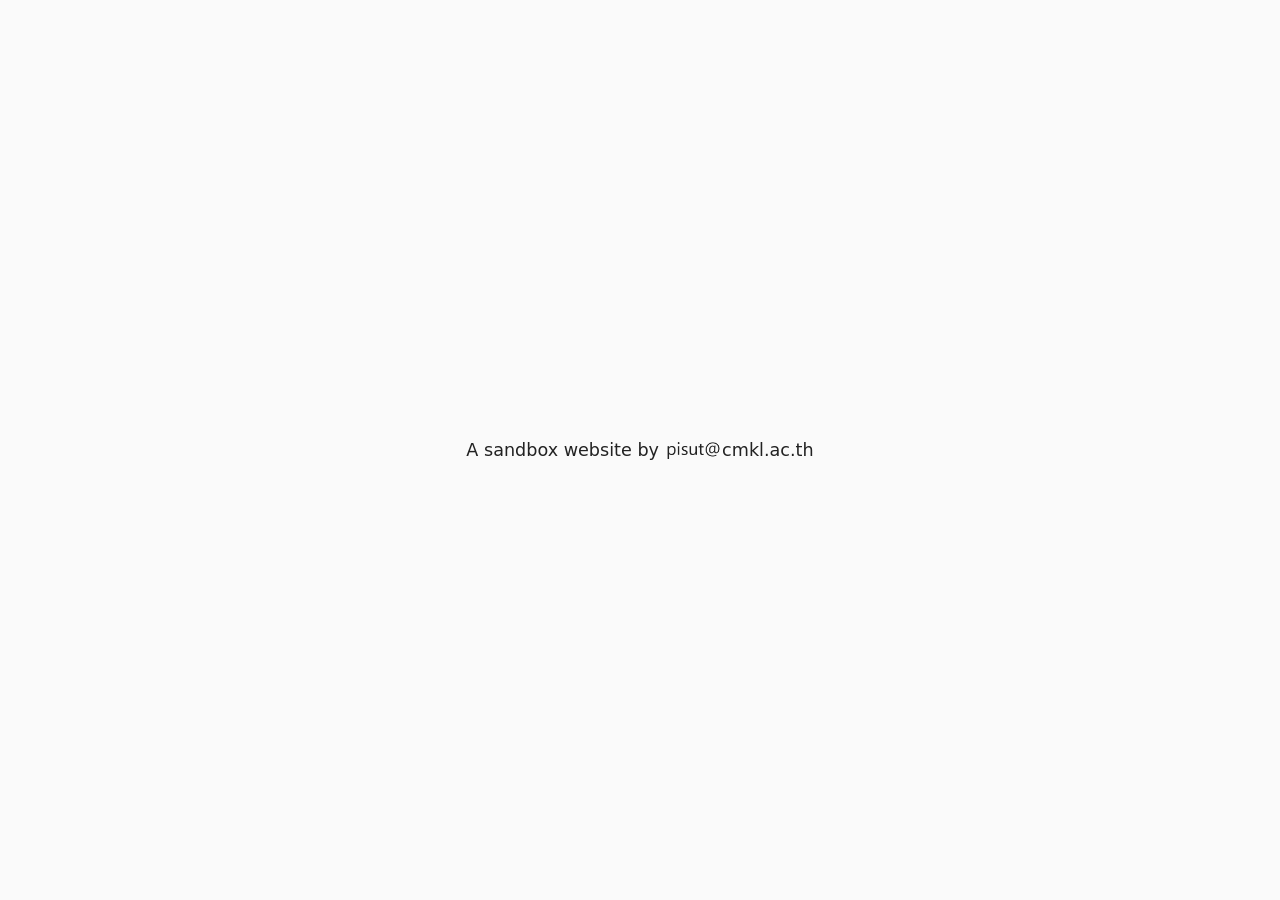
<file: index.html>
<!DOCTYPE html>
<html lang="en">
<head>
  <meta charset="UTF-8">
  <title>pisut.net</title>
  <meta name="robots" content="noai, noimageai">
  <style>
    html, body { height: 100%; margin: 0; }
    body {
      display: flex; align-items: center; justify-content: center;
      font-family: system-ui, -apple-system, "Segoe UI", Roboto, sans-serif;
      color: #222; background: #fafafa;
    }
    p { font-size: 1.1rem; margin: 0; }
    .user {
      height: 1.1em; width: auto; vertical-align: middle;
      user-select: none; -webkit-user-select: none;
      -webkit-user-drag: none; pointer-events: none;
    }
    a { color: inherit; text-decoration: none; }
    a:hover { text-decoration: underline; }
  </style>
</head>
<body>
  <p>A sandbox website by <img class="user" alt="" src="[data-uri]"><a href="https://www.cmkl.ac.th">cmkl.ac.th</a></p>
</body>
</html>
</file>
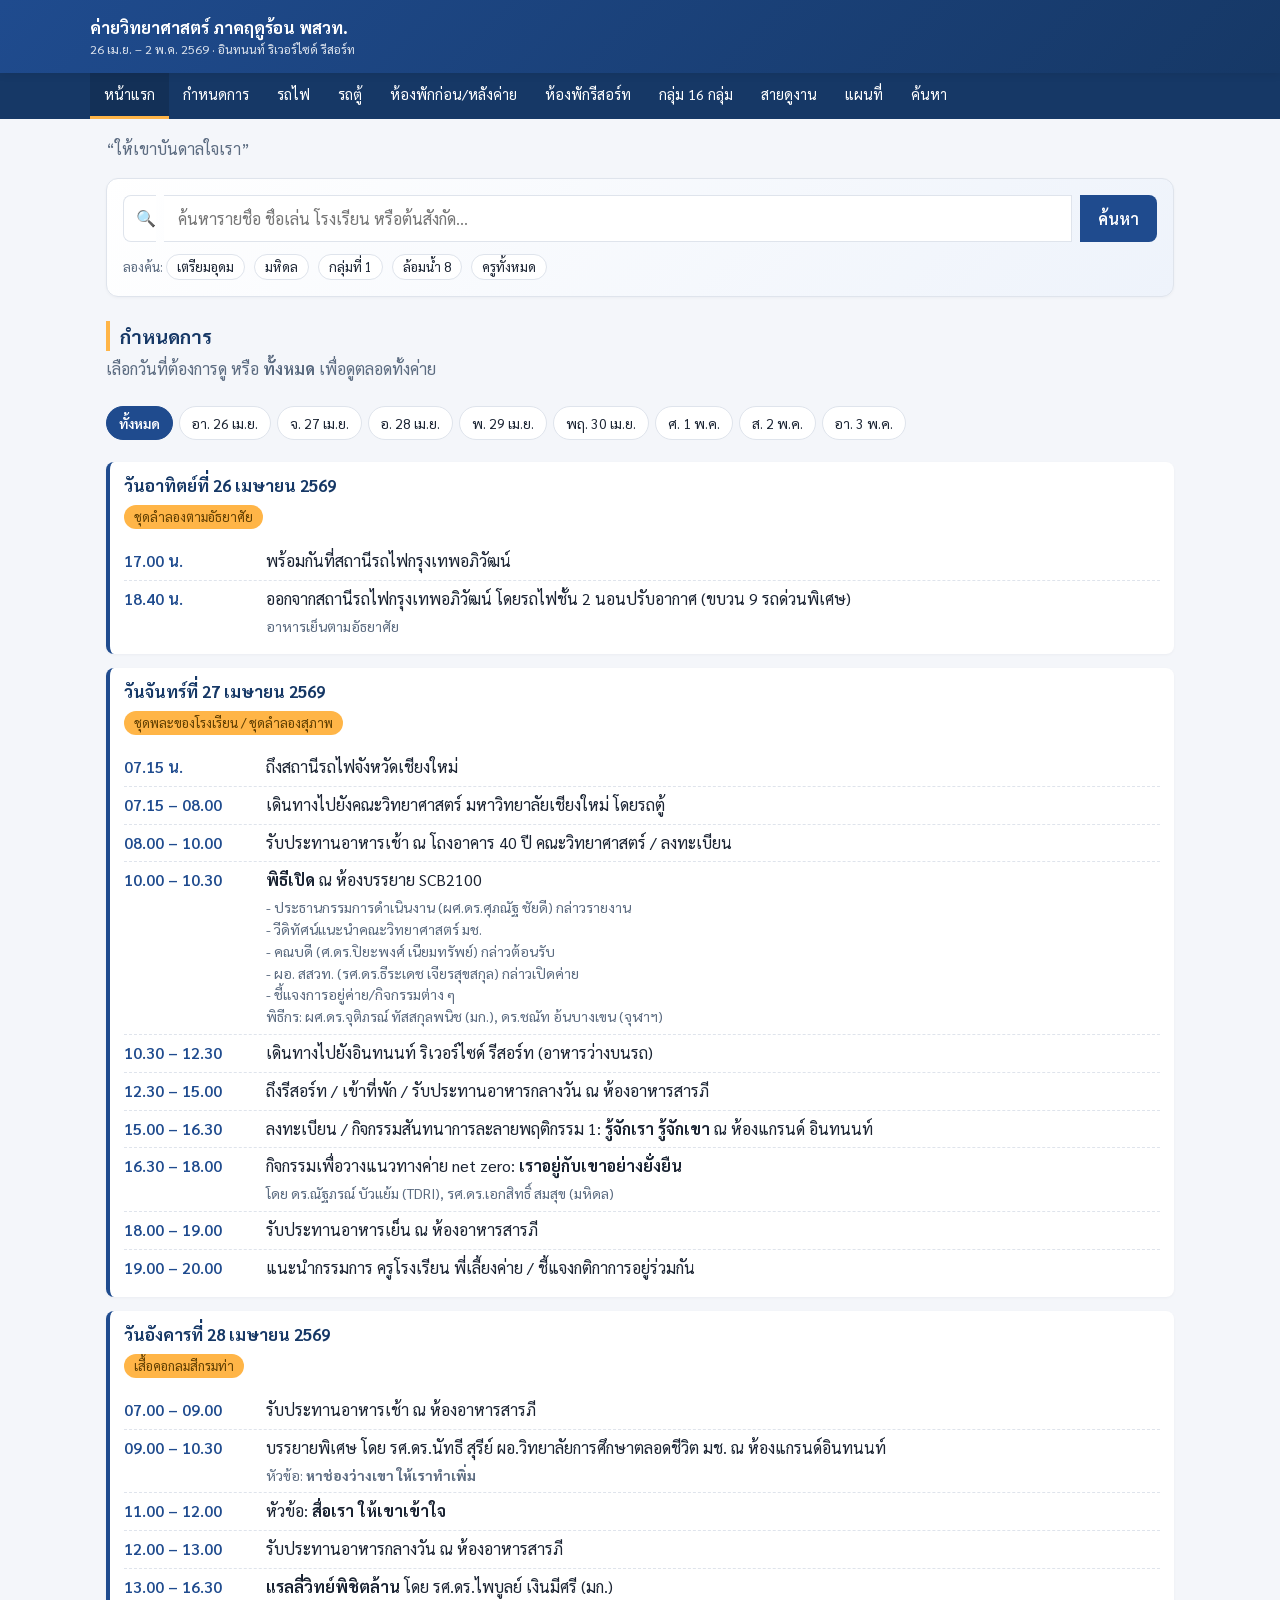
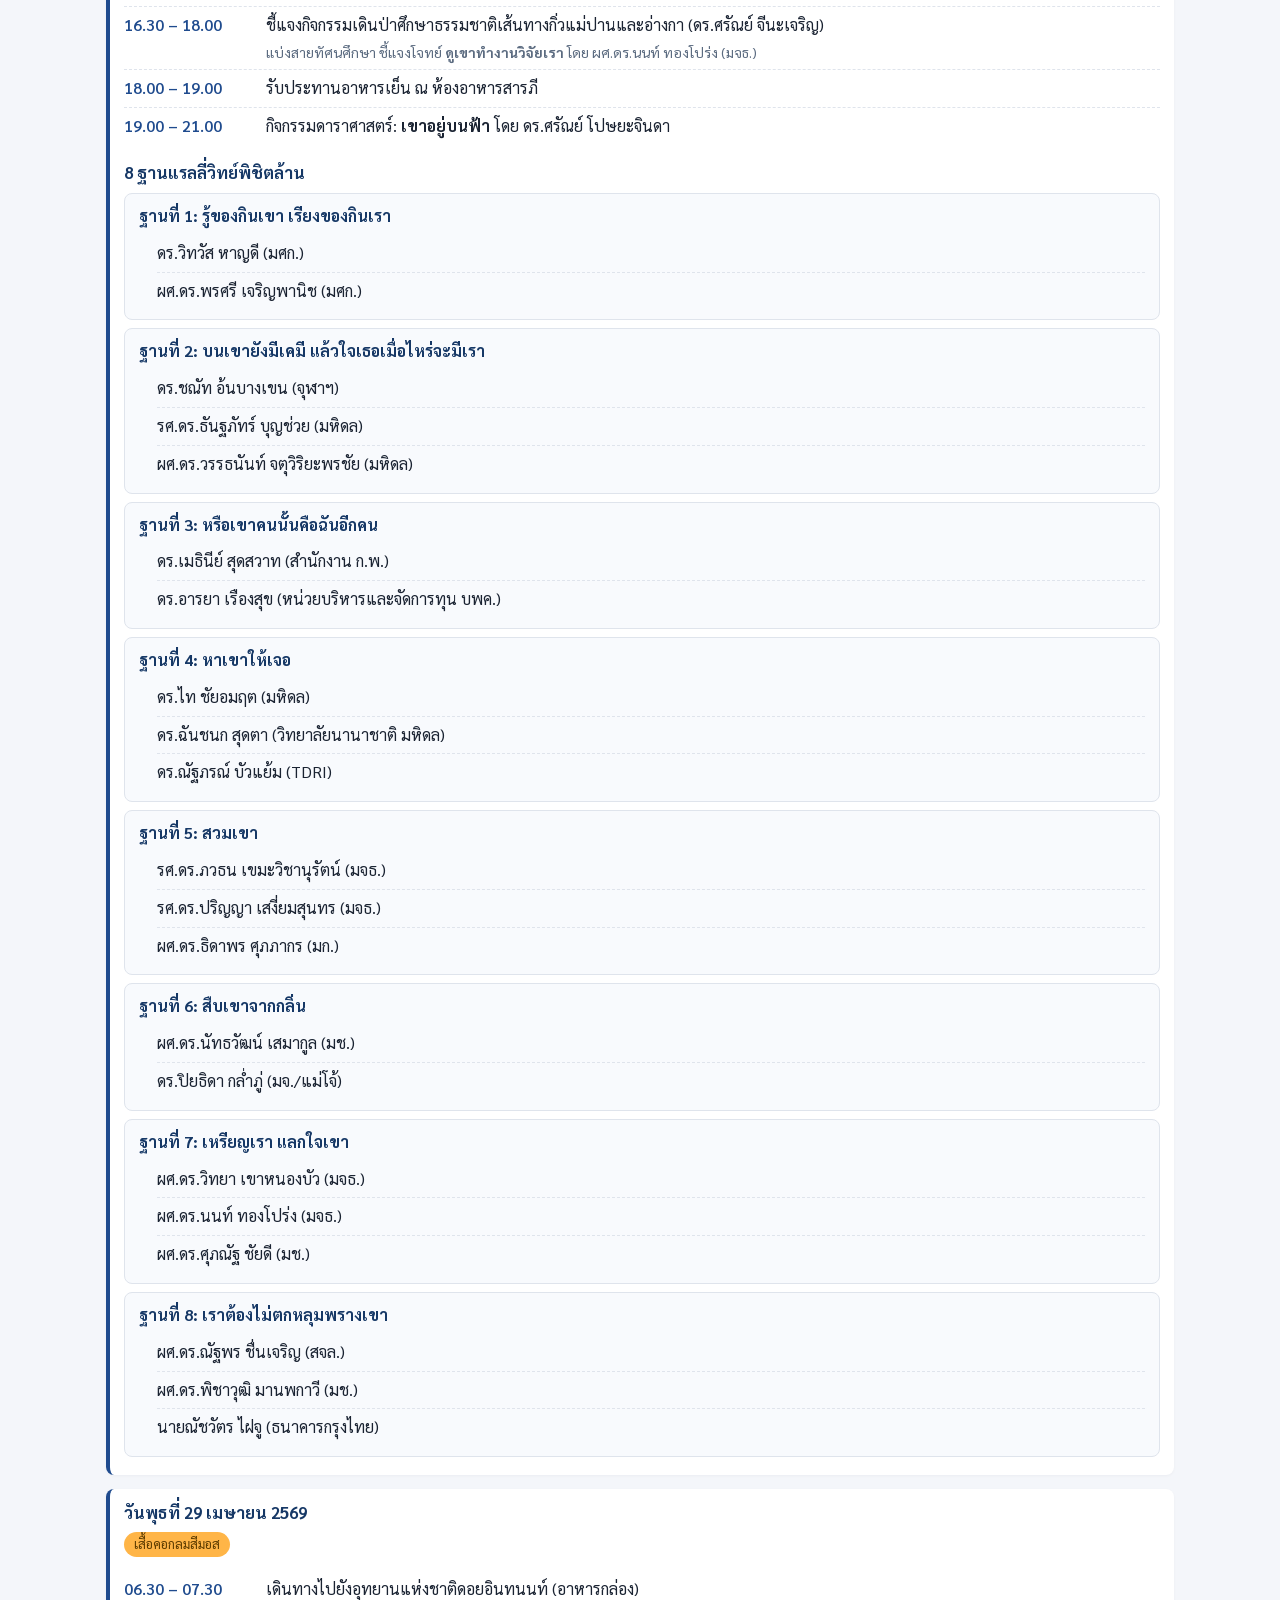
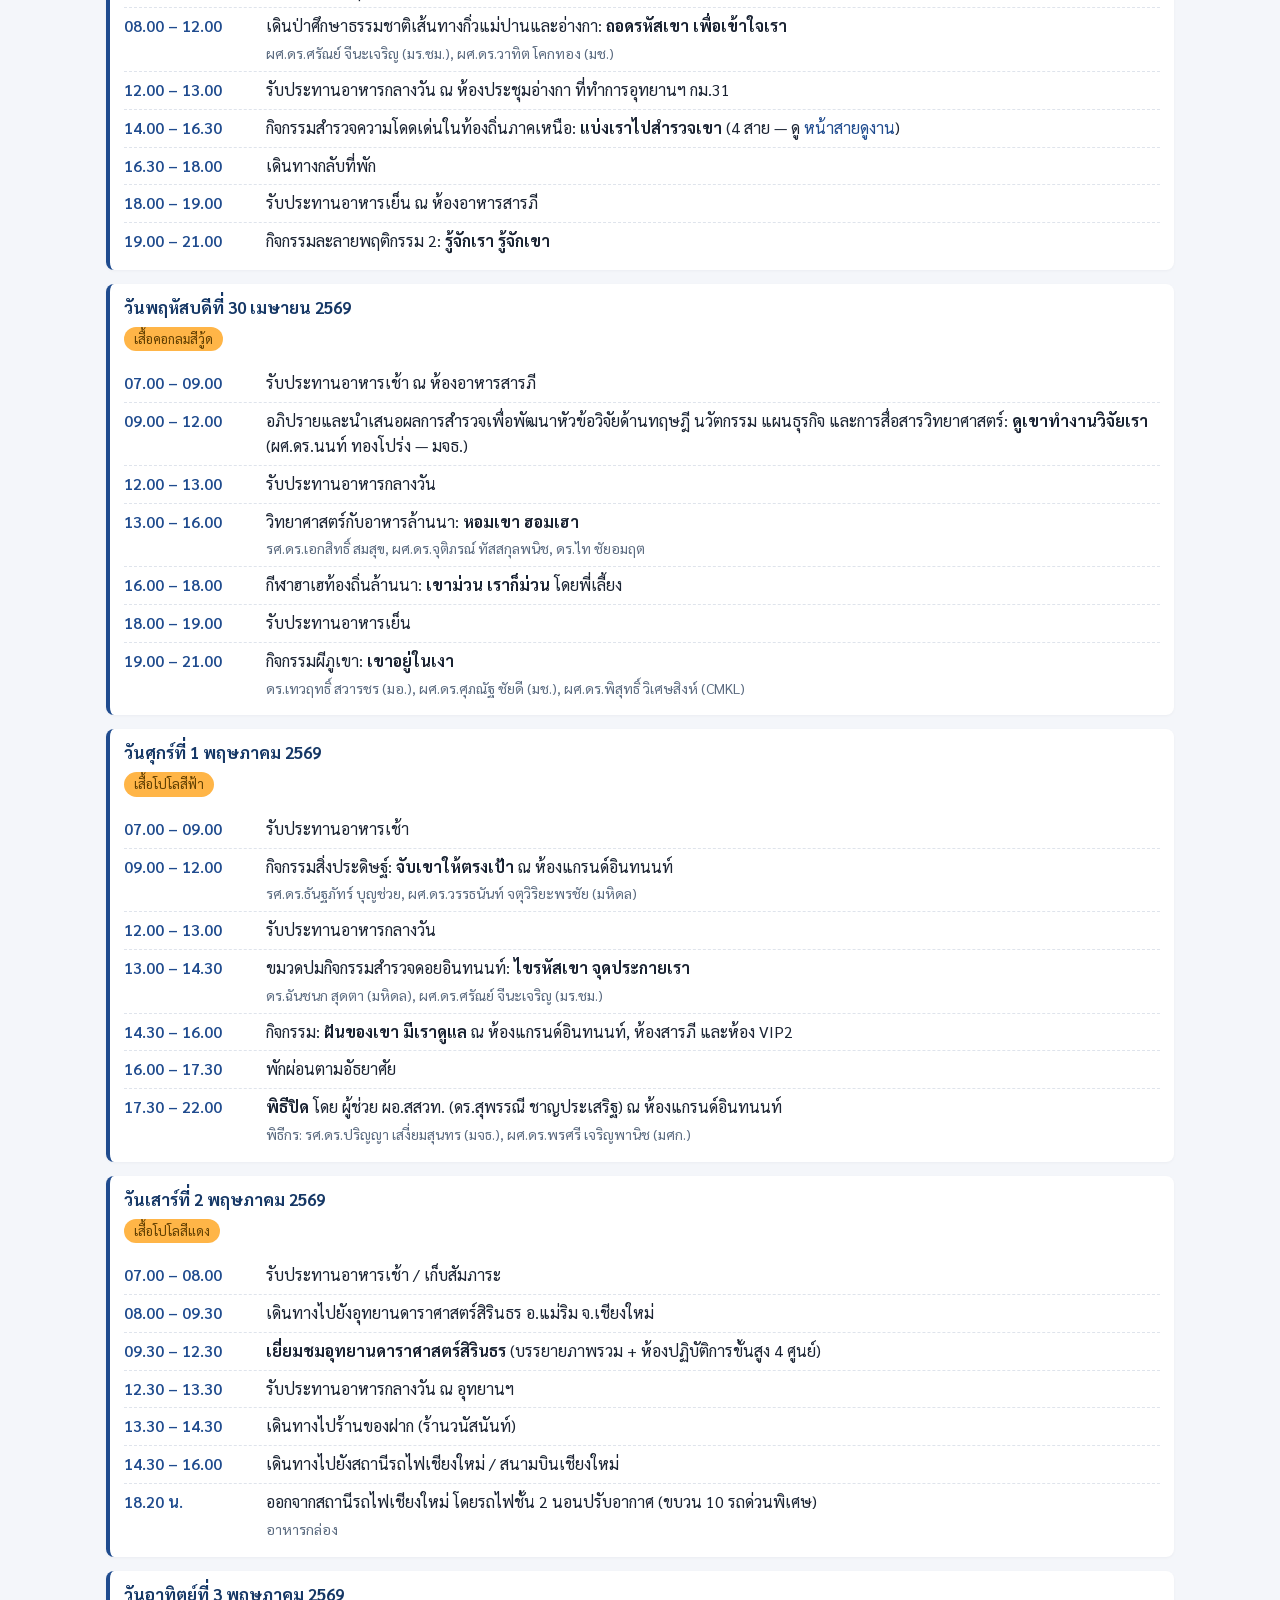
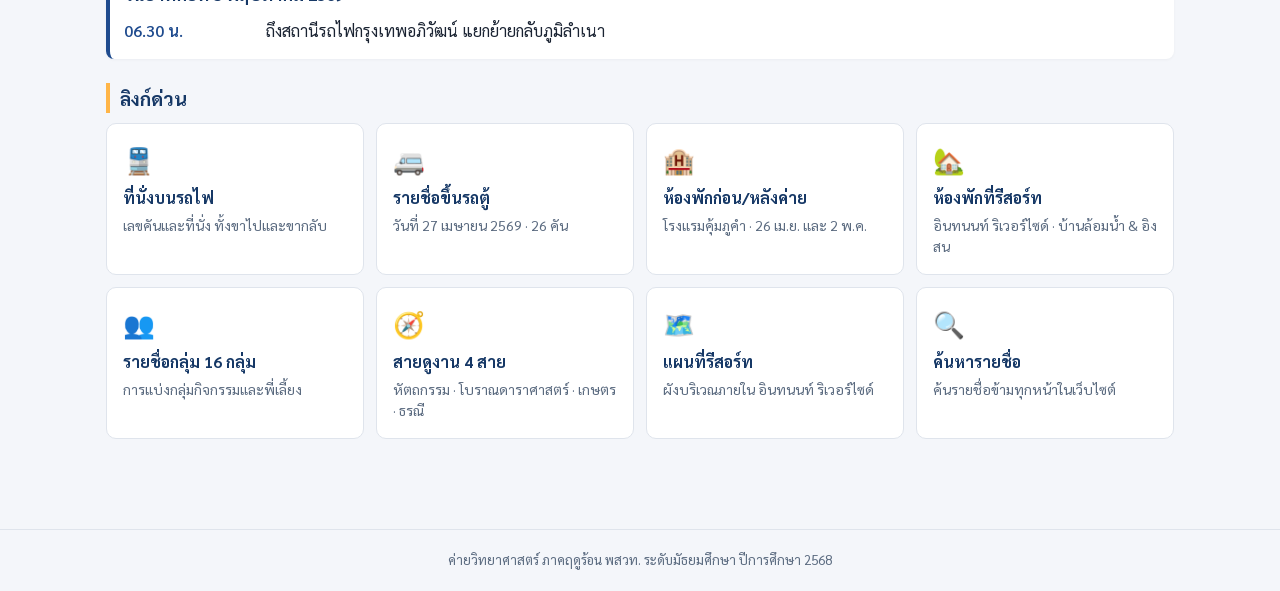
<file: dpst2025/index.html>
<!DOCTYPE html>
<html lang="th">
<head>
<meta charset="UTF-8">
<meta name="viewport" content="width=device-width, initial-scale=1">
<title>หน้าแรก | ค่ายวิทยาศาสตร์ พสวท. 2568</title>
<link rel="stylesheet" href="assets/style.css">
<link rel="preconnect" href="https://fonts.googleapis.com">
<link rel="preconnect" href="https://fonts.gstatic.com" crossorigin>
<link href="https://fonts.googleapis.com/css2?family=Sarabun:wght@400;600;700&display=swap" rel="stylesheet">
</head>
<body>
<header class="site-header">
  <div class="wrap">
    <div class="brand">ค่ายวิทยาศาสตร์ ภาคฤดูร้อน พสวท.<small>26 เม.ย. – 2 พ.ค. 2569 · อินทนนท์ ริเวอร์ไซด์ รีสอร์ท</small></div>
    <button class="menu-toggle" aria-label="Menu">เมนู ☰</button>
  </div>
</header>
<nav class="site-nav">
  <div class="wrap">
    <a href="index.html" class="active">หน้าแรก</a>
    <a href="schedule.html">กำหนดการ</a>
    <a href="train.html">รถไฟ</a>
    <a href="vans.html">รถตู้</a>
    <a href="hotel-rooms.html">ห้องพักก่อน/หลังค่าย</a>
    <a href="accommodation.html">ห้องพักรีสอร์ท</a>
    <a href="groups.html">กลุ่ม 16 กลุ่ม</a>
    <a href="field-trip.html">สายดูงาน</a>
    <a href="map.html">แผนที่</a>
    <a href="search.html">ค้นหา</a>
  </div>
</nav>
<main>

  <p class="lead">“ให้เขาบันดาลใจเรา”</p>
  <div class="hero-search">
    <form action="search.html" method="get" role="search">
      <span class="icon" aria-hidden="true">🔍</span>
      <input type="search" name="q" placeholder="ค้นหารายชื่อ ชื่อเล่น โรงเรียน หรือต้นสังกัด…" aria-label="ค้นหารายชื่อทั้งไซต์" autocomplete="off">
      <button type="submit">ค้นหา</button>
    </form>
    <p class="hint">ลองค้น:
      <a href="search.html?q=เตรียมอุดม">เตรียมอุดม</a>
      <a href="search.html?q=มหิดล">มหิดล</a>
      <a href="search.html?q=กลุ่มที่+1">กลุ่มที่ 1</a>
      <a href="search.html?q=ล้อมน้ำ+8">ล้อมน้ำ 8</a>
      <a href="search.html?q=ครู">ครูทั้งหมด</a>
    </p>
  </div>

  <h2>กำหนดการ</h2>
  <p class="lead" style="margin-top:-4px;">เลือกวันที่ต้องการดู หรือ <strong>ทั้งหมด</strong> เพื่อดูตลอดทั้งค่าย</p>
  <div class="day-filters" role="tablist">
    <button class="day-btn active" data-day="all">ทั้งหมด</button>
    <button class="day-btn" data-day="26apr">อา. 26 เม.ย.</button>
    <button class="day-btn" data-day="27apr">จ. 27 เม.ย.</button>
    <button class="day-btn" data-day="28apr">อ. 28 เม.ย.</button>
    <button class="day-btn" data-day="29apr">พ. 29 เม.ย.</button>
    <button class="day-btn" data-day="30apr">พฤ. 30 เม.ย.</button>
    <button class="day-btn" data-day="1may">ศ. 1 พ.ค.</button>
    <button class="day-btn" data-day="2may">ส. 2 พ.ค.</button>
    <button class="day-btn" data-day="3may">อา. 3 พ.ค.</button>
  </div>

  <div class="day-block" data-day="26apr">
    <h3>วันอาทิตย์ที่ 26 เมษายน 2569</h3>
    <span class="dress">ชุดลำลองตามอัธยาศัย</span>
    <ul>
      <li><span class="time">17.00 น.</span><span class="what">พร้อมกันที่สถานีรถไฟกรุงเทพอภิวัฒน์</span></li>
      <li><span class="time">18.40 น.</span><span class="what">ออกจากสถานีรถไฟกรุงเทพอภิวัฒน์ โดยรถไฟชั้น 2 นอนปรับอากาศ (ขบวน 9 รถด่วนพิเศษ)<span class="sub">อาหารเย็นตามอัธยาศัย</span></span></li>
    </ul>
  </div>

  <div class="day-block" data-day="27apr">
    <h3>วันจันทร์ที่ 27 เมษายน 2569</h3>
    <span class="dress">ชุดพละของโรงเรียน / ชุดลำลองสุภาพ</span>
    <ul>
      <li><span class="time">07.15 น.</span><span class="what">ถึงสถานีรถไฟจังหวัดเชียงใหม่</span></li>
      <li><span class="time">07.15 – 08.00</span><span class="what">เดินทางไปยังคณะวิทยาศาสตร์ มหาวิทยาลัยเชียงใหม่ โดยรถตู้</span></li>
      <li><span class="time">08.00 – 10.00</span><span class="what">รับประทานอาหารเช้า ณ โถงอาคาร 40 ปี คณะวิทยาศาสตร์ / ลงทะเบียน</span></li>
      <li><span class="time">10.00 – 10.30</span><span class="what"><strong>พิธีเปิด</strong> ณ ห้องบรรยาย SCB2100<span class="sub">- ประธานกรรมการดำเนินงาน (ผศ.ดร.ศุภณัฐ ชัยดี) กล่าวรายงาน<br>- วีดิทัศน์แนะนำคณะวิทยาศาสตร์ มช.<br>- คณบดี (ศ.ดร.ปิยะพงศ์ เนียมทรัพย์) กล่าวต้อนรับ<br>- ผอ. สสวท. (รศ.ดร.ธีระเดช เจียรสุขสกุล) กล่าวเปิดค่าย<br>- ชี้แจงการอยู่ค่าย/กิจกรรมต่าง ๆ<br>พิธีกร: ผศ.ดร.จุติภรณ์ ทัสสกุลพนิช (มก.), ดร.ชณัท อ้นบางเขน (จุฬาฯ)</span></span></li>
      <li><span class="time">10.30 – 12.30</span><span class="what">เดินทางไปยังอินทนนท์ ริเวอร์ไซด์ รีสอร์ท (อาหารว่างบนรถ)</span></li>
      <li><span class="time">12.30 – 15.00</span><span class="what">ถึงรีสอร์ท / เข้าที่พัก / รับประทานอาหารกลางวัน ณ ห้องอาหารสารภี</span></li>
      <li><span class="time">15.00 – 16.30</span><span class="what">ลงทะเบียน / กิจกรรมสันทนาการละลายพฤติกรรม 1: <strong>รู้จักเรา รู้จักเขา</strong> ณ ห้องแกรนด์ อินทนนท์</span></li>
      <li><span class="time">16.30 – 18.00</span><span class="what">กิจกรรมเพื่อวางแนวทางค่าย net zero: <strong>เราอยู่กับเขาอย่างยั่งยืน</strong><span class="sub">โดย ดร.ณัฐภรณ์ บัวแย้ม (TDRI), รศ.ดร.เอกสิทธิ์ สมสุข (มหิดล)</span></span></li>
      <li><span class="time">18.00 – 19.00</span><span class="what">รับประทานอาหารเย็น ณ ห้องอาหารสารภี</span></li>
      <li><span class="time">19.00 – 20.00</span><span class="what">แนะนำกรรมการ ครูโรงเรียน พี่เลี้ยงค่าย / ชี้แจงกติกาการอยู่ร่วมกัน</span></li>
    </ul>
  </div>

  <div class="day-block" data-day="28apr">
    <h3>วันอังคารที่ 28 เมษายน 2569</h3>
    <span class="dress">เสื้อคอกลมสีกรมท่า</span>
    <ul>
      <li><span class="time">07.00 – 09.00</span><span class="what">รับประทานอาหารเช้า ณ ห้องอาหารสารภี</span></li>
      <li><span class="time">09.00 – 10.30</span><span class="what">บรรยายพิเศษ โดย รศ.ดร.นัทธี สุรีย์ ผอ.วิทยาลัยการศึกษาตลอดชีวิต มช. ณ ห้องแกรนด์อินทนนท์<span class="sub">หัวข้อ: <strong>หาช่องว่างเขา ให้เราทำเพิ่ม</strong></span></span></li>
      <li><span class="time">11.00 – 12.00</span><span class="what">หัวข้อ: <strong>สื่อเรา ให้เขาเข้าใจ</strong></span></li>
      <li><span class="time">12.00 – 13.00</span><span class="what">รับประทานอาหารกลางวัน ณ ห้องอาหารสารภี</span></li>
      <li><span class="time">13.00 – 16.30</span><span class="what"><strong>แรลลี่วิทย์พิชิตล้าน</strong> โดย รศ.ดร.ไพบูลย์ เงินมีศรี (มก.)</span></li>
      <li><span class="time">16.30 – 18.00</span><span class="what">ชี้แจงกิจกรรมเดินป่าศึกษาธรรมชาติเส้นทางกิ่วแม่ปานและอ่างกา (ดร.ศรัณย์ จีนะเจริญ)<span class="sub">แบ่งสายทัศนศึกษา ชี้แจงโจทย์ <strong>ดูเขาทำงานวิจัยเรา</strong> โดย ผศ.ดร.นนท์ ทองโปร่ง (มจธ.)</span></span></li>
      <li><span class="time">18.00 – 19.00</span><span class="what">รับประทานอาหารเย็น ณ ห้องอาหารสารภี</span></li>
      <li><span class="time">19.00 – 21.00</span><span class="what">กิจกรรมดาราศาสตร์: <strong>เขาอยู่บนฟ้า</strong> โดย ดร.ศรัณย์ โปษยะจินดา</span></li>
    </ul>

    <h3 style="margin-top:14px;">8 ฐานแรลลี่วิทย์พิชิตล้าน</h3>
    <div class="station-card">
      <div class="station-title">ฐานที่ 1: รู้ของกินเขา เรียงของกินเรา</div>
      <ul><li>ดร.วิทวัส หาญดี (มศก.)</li><li>ผศ.ดร.พรศรี เจริญพานิช (มศก.)</li></ul>
    </div>
    <div class="station-card">
      <div class="station-title">ฐานที่ 2: บนเขายังมีเคมี แล้วใจเธอเมื่อไหร่จะมีเรา</div>
      <ul><li>ดร.ชณัท อ้นบางเขน (จุฬาฯ)</li><li>รศ.ดร.ธันฐภัทร์ บุญช่วย (มหิดล)</li><li>ผศ.ดร.วรรธนันท์ จตุวิริยะพรชัย (มหิดล)</li></ul>
    </div>
    <div class="station-card">
      <div class="station-title">ฐานที่ 3: หรือเขาคนนั้นคือฉันอีกคน</div>
      <ul><li>ดร.เมธินีย์ สุดสวาท (สำนักงาน ก.พ.)</li><li>ดร.อารยา เรืองสุข (หน่วยบริหารและจัดการทุน บพค.)</li></ul>
    </div>
    <div class="station-card">
      <div class="station-title">ฐานที่ 4: หาเขาให้เจอ</div>
      <ul><li>ดร.ไท ชัยอมฤต (มหิดล)</li><li>ดร.ฉันชนก สุดตา (วิทยาลัยนานาชาติ มหิดล)</li><li>ดร.ณัฐภรณ์ บัวแย้ม (TDRI)</li></ul>
    </div>
    <div class="station-card">
      <div class="station-title">ฐานที่ 5: สวมเขา</div>
      <ul><li>รศ.ดร.ภวธน เขมะวิชานุรัตน์ (มจธ.)</li><li>รศ.ดร.ปริญญา เสงี่ยมสุนทร (มจธ.)</li><li>ผศ.ดร.ธิดาพร ศุภภากร (มก.)</li></ul>
    </div>
    <div class="station-card">
      <div class="station-title">ฐานที่ 6: สืบเขาจากกลิ่น</div>
      <ul><li>ผศ.ดร.นัทธวัฒน์ เสมากูล (มช.)</li><li>ดร.ปิยธิดา กล่ำภู่ (มจ./แม่โจ้)</li></ul>
    </div>
    <div class="station-card">
      <div class="station-title">ฐานที่ 7: เหรียญเรา แลกใจเขา</div>
      <ul><li>ผศ.ดร.วิทยา เขาหนองบัว (มจธ.)</li><li>ผศ.ดร.นนท์ ทองโปร่ง (มจธ.)</li><li>ผศ.ดร.ศุภณัฐ ชัยดี (มช.)</li></ul>
    </div>
    <div class="station-card">
      <div class="station-title">ฐานที่ 8: เราต้องไม่ตกหลุมพรางเขา</div>
      <ul><li>ผศ.ดร.ณัฐพร ชื่นเจริญ (สจล.)</li><li>ผศ.ดร.พิชาวุฒิ มานพกาวี (มช.)</li><li>นายณัชวัตร ไฝจู (ธนาคารกรุงไทย)</li></ul>
    </div>
  </div>

  <div class="day-block" data-day="29apr">
    <h3>วันพุธที่ 29 เมษายน 2569</h3>
    <span class="dress">เสื้อคอกลมสีมอส</span>
    <ul>
      <li><span class="time">06.30 – 07.30</span><span class="what">เดินทางไปยังอุทยานแห่งชาติดอยอินทนนท์ (อาหารกล่อง)</span></li>
      <li><span class="time">08.00 – 12.00</span><span class="what">เดินป่าศึกษาธรรมชาติเส้นทางกิ่วแม่ปานและอ่างกา: <strong>ถอดรหัสเขา เพื่อเข้าใจเรา</strong><span class="sub">ผศ.ดร.ศรัณย์ จีนะเจริญ (มร.ชม.), ผศ.ดร.วาทิต โคกทอง (มช.)</span></span></li>
      <li><span class="time">12.00 – 13.00</span><span class="what">รับประทานอาหารกลางวัน ณ ห้องประชุมอ่างกา ที่ทำการอุทยานฯ กม.31</span></li>
      <li><span class="time">14.00 – 16.30</span><span class="what">กิจกรรมสำรวจความโดดเด่นในท้องถิ่นภาคเหนือ: <strong>แบ่งเราไปสำรวจเขา</strong> (4 สาย — ดู <a href="field-trip.html">หน้าสายดูงาน</a>)</span></li>
      <li><span class="time">16.30 – 18.00</span><span class="what">เดินทางกลับที่พัก</span></li>
      <li><span class="time">18.00 – 19.00</span><span class="what">รับประทานอาหารเย็น ณ ห้องอาหารสารภี</span></li>
      <li><span class="time">19.00 – 21.00</span><span class="what">กิจกรรมละลายพฤติกรรม 2: <strong>รู้จักเรา รู้จักเขา</strong></span></li>
    </ul>
  </div>

  <div class="day-block" data-day="30apr">
    <h3>วันพฤหัสบดีที่ 30 เมษายน 2569</h3>
    <span class="dress">เสื้อคอกลมสีวู้ด</span>
    <ul>
      <li><span class="time">07.00 – 09.00</span><span class="what">รับประทานอาหารเช้า ณ ห้องอาหารสารภี</span></li>
      <li><span class="time">09.00 – 12.00</span><span class="what">อภิปรายและนำเสนอผลการสำรวจเพื่อพัฒนาหัวข้อวิจัยด้านทฤษฎี นวัตกรรม แผนธุรกิจ และการสื่อสารวิทยาศาสตร์: <strong>ดูเขาทำงานวิจัยเรา</strong> (ผศ.ดร.นนท์ ทองโปร่ง — มจธ.)</span></li>
      <li><span class="time">12.00 – 13.00</span><span class="what">รับประทานอาหารกลางวัน</span></li>
      <li><span class="time">13.00 – 16.00</span><span class="what">วิทยาศาสตร์กับอาหารล้านนา: <strong>หอมเขา ฮอมเฮา</strong><span class="sub">รศ.ดร.เอกสิทธิ์ สมสุข, ผศ.ดร.จุติภรณ์ ทัสสกุลพนิช, ดร.ไท ชัยอมฤต</span></span></li>
      <li><span class="time">16.00 – 18.00</span><span class="what">กีฬาฮาเฮท้องถิ่นล้านนา: <strong>เขาม่วน เราก็ม่วน</strong> โดยพี่เลี้ยง</span></li>
      <li><span class="time">18.00 – 19.00</span><span class="what">รับประทานอาหารเย็น</span></li>
      <li><span class="time">19.00 – 21.00</span><span class="what">กิจกรรมผีภูเขา: <strong>เขาอยู่ในเงา</strong><span class="sub">ดร.เทวฤทธิ์ สวารชร (มอ.), ผศ.ดร.ศุภณัฐ ชัยดี (มช.), ผศ.ดร.พิสุทธิ์ วิเศษสิงห์ (CMKL)</span></span></li>
    </ul>
  </div>

  <div class="day-block" data-day="1may">
    <h3>วันศุกร์ที่ 1 พฤษภาคม 2569</h3>
    <span class="dress">เสื้อโปโลสีฟ้า</span>
    <ul>
      <li><span class="time">07.00 – 09.00</span><span class="what">รับประทานอาหารเช้า</span></li>
      <li><span class="time">09.00 – 12.00</span><span class="what">กิจกรรมสิ่งประดิษฐ์: <strong>จับเขาให้ตรงเป้า</strong> ณ ห้องแกรนด์อินทนนท์<span class="sub">รศ.ดร.ธันฐภัทร์ บุญช่วย, ผศ.ดร.วรรธนันท์ จตุวิริยะพรชัย (มหิดล)</span></span></li>
      <li><span class="time">12.00 – 13.00</span><span class="what">รับประทานอาหารกลางวัน</span></li>
      <li><span class="time">13.00 – 14.30</span><span class="what">ขมวดปมกิจกรรมสำรวจดอยอินทนนท์: <strong>ไขรหัสเขา จุดประกายเรา</strong><span class="sub">ดร.ฉันชนก สุดตา (มหิดล), ผศ.ดร.ศรัณย์ จีนะเจริญ (มร.ชม.)</span></span></li>
      <li><span class="time">14.30 – 16.00</span><span class="what">กิจกรรม: <strong>ฝันของเขา มีเราดูแล</strong> ณ ห้องแกรนด์อินทนนท์, ห้องสารภี และห้อง VIP2</span></li>
      <li><span class="time">16.00 – 17.30</span><span class="what">พักผ่อนตามอัธยาศัย</span></li>
      <li><span class="time">17.30 – 22.00</span><span class="what"><strong>พิธีปิด</strong> โดย ผู้ช่วย ผอ.สสวท. (ดร.สุพรรณี ชาญประเสริฐ) ณ ห้องแกรนด์อินทนนท์<span class="sub">พิธีกร: รศ.ดร.ปริญญา เสงี่ยมสุนทร (มจธ.), ผศ.ดร.พรศรี เจริญพานิช (มศก.)</span></span></li>
    </ul>
  </div>

  <div class="day-block" data-day="2may">
    <h3>วันเสาร์ที่ 2 พฤษภาคม 2569</h3>
    <span class="dress">เสื้อโปโลสีแดง</span>
    <ul>
      <li><span class="time">07.00 – 08.00</span><span class="what">รับประทานอาหารเช้า / เก็บสัมภาระ</span></li>
      <li><span class="time">08.00 – 09.30</span><span class="what">เดินทางไปยังอุทยานดาราศาสตร์สิรินธร อ.แม่ริม จ.เชียงใหม่</span></li>
      <li><span class="time">09.30 – 12.30</span><span class="what"><strong>เยี่ยมชมอุทยานดาราศาสตร์สิรินธร</strong> (บรรยายภาพรวม + ห้องปฏิบัติการขั้นสูง 4 ศูนย์)</span></li>
      <li><span class="time">12.30 – 13.30</span><span class="what">รับประทานอาหารกลางวัน ณ อุทยานฯ</span></li>
      <li><span class="time">13.30 – 14.30</span><span class="what">เดินทางไปร้านของฝาก (ร้านวนัสนันท์)</span></li>
      <li><span class="time">14.30 – 16.00</span><span class="what">เดินทางไปยังสถานีรถไฟเชียงใหม่ / สนามบินเชียงใหม่</span></li>
      <li><span class="time">18.20 น.</span><span class="what">ออกจากสถานีรถไฟเชียงใหม่ โดยรถไฟชั้น 2 นอนปรับอากาศ (ขบวน 10 รถด่วนพิเศษ)<span class="sub">อาหารกล่อง</span></span></li>
    </ul>
  </div>

  <div class="day-block" data-day="3may">
    <h3>วันอาทิตย์ที่ 3 พฤษภาคม 2569</h3>
    <ul>
      <li><span class="time">06.30 น.</span><span class="what">ถึงสถานีรถไฟกรุงเทพอภิวัฒน์ แยกย้ายกลับภูมิลำเนา</span></li>
    </ul>
  </div>


  <h2>ลิงก์ด่วน</h2>
  <div class="tile-grid">
    <a class="tile" href="train.html">
      <div class="icon">🚆</div>
      <div class="title">ที่นั่งบนรถไฟ</div>
      <div class="desc">เลขคันและที่นั่ง ทั้งขาไปและขากลับ</div>
    </a>
    <a class="tile" href="vans.html">
      <div class="icon">🚐</div>
      <div class="title">รายชื่อขึ้นรถตู้</div>
      <div class="desc">วันที่ 27 เมษายน 2569 · 26 คัน</div>
    </a>
    <a class="tile" href="hotel-rooms.html">
      <div class="icon">🏨</div>
      <div class="title">ห้องพักก่อน/หลังค่าย</div>
      <div class="desc">โรงแรมคุ้มภูคำ · 26 เม.ย. และ 2 พ.ค.</div>
    </a>
    <a class="tile" href="accommodation.html">
      <div class="icon">🏡</div>
      <div class="title">ห้องพักที่รีสอร์ท</div>
      <div class="desc">อินทนนท์ ริเวอร์ไซด์ · บ้านล้อมน้ำ &amp; อิงสน</div>
    </a>
    <a class="tile" href="groups.html">
      <div class="icon">👥</div>
      <div class="title">รายชื่อกลุ่ม 16 กลุ่ม</div>
      <div class="desc">การแบ่งกลุ่มกิจกรรมและพี่เลี้ยง</div>
    </a>
    <a class="tile" href="field-trip.html">
      <div class="icon">🧭</div>
      <div class="title">สายดูงาน 4 สาย</div>
      <div class="desc">หัตถกรรม · โบราณดาราศาสตร์ · เกษตร · ธรณี</div>
    </a>
    <a class="tile" href="map.html">
      <div class="icon">🗺️</div>
      <div class="title">แผนที่รีสอร์ท</div>
      <div class="desc">ผังบริเวณภายใน อินทนนท์ ริเวอร์ไซด์</div>
    </a>
    <a class="tile" href="search.html">
      <div class="icon">🔍</div>
      <div class="title">ค้นหารายชื่อ</div>
      <div class="desc">ค้นรายชื่อข้ามทุกหน้าในเว็บไซต์</div>
    </a>
  </div>
</main>
<footer>
  ค่ายวิทยาศาสตร์ ภาคฤดูร้อน พสวท. ระดับมัธยมศึกษา ปีการศึกษา 2568
</footer>
<script src="assets/search.js"></script>
</body>
</html>
</file>
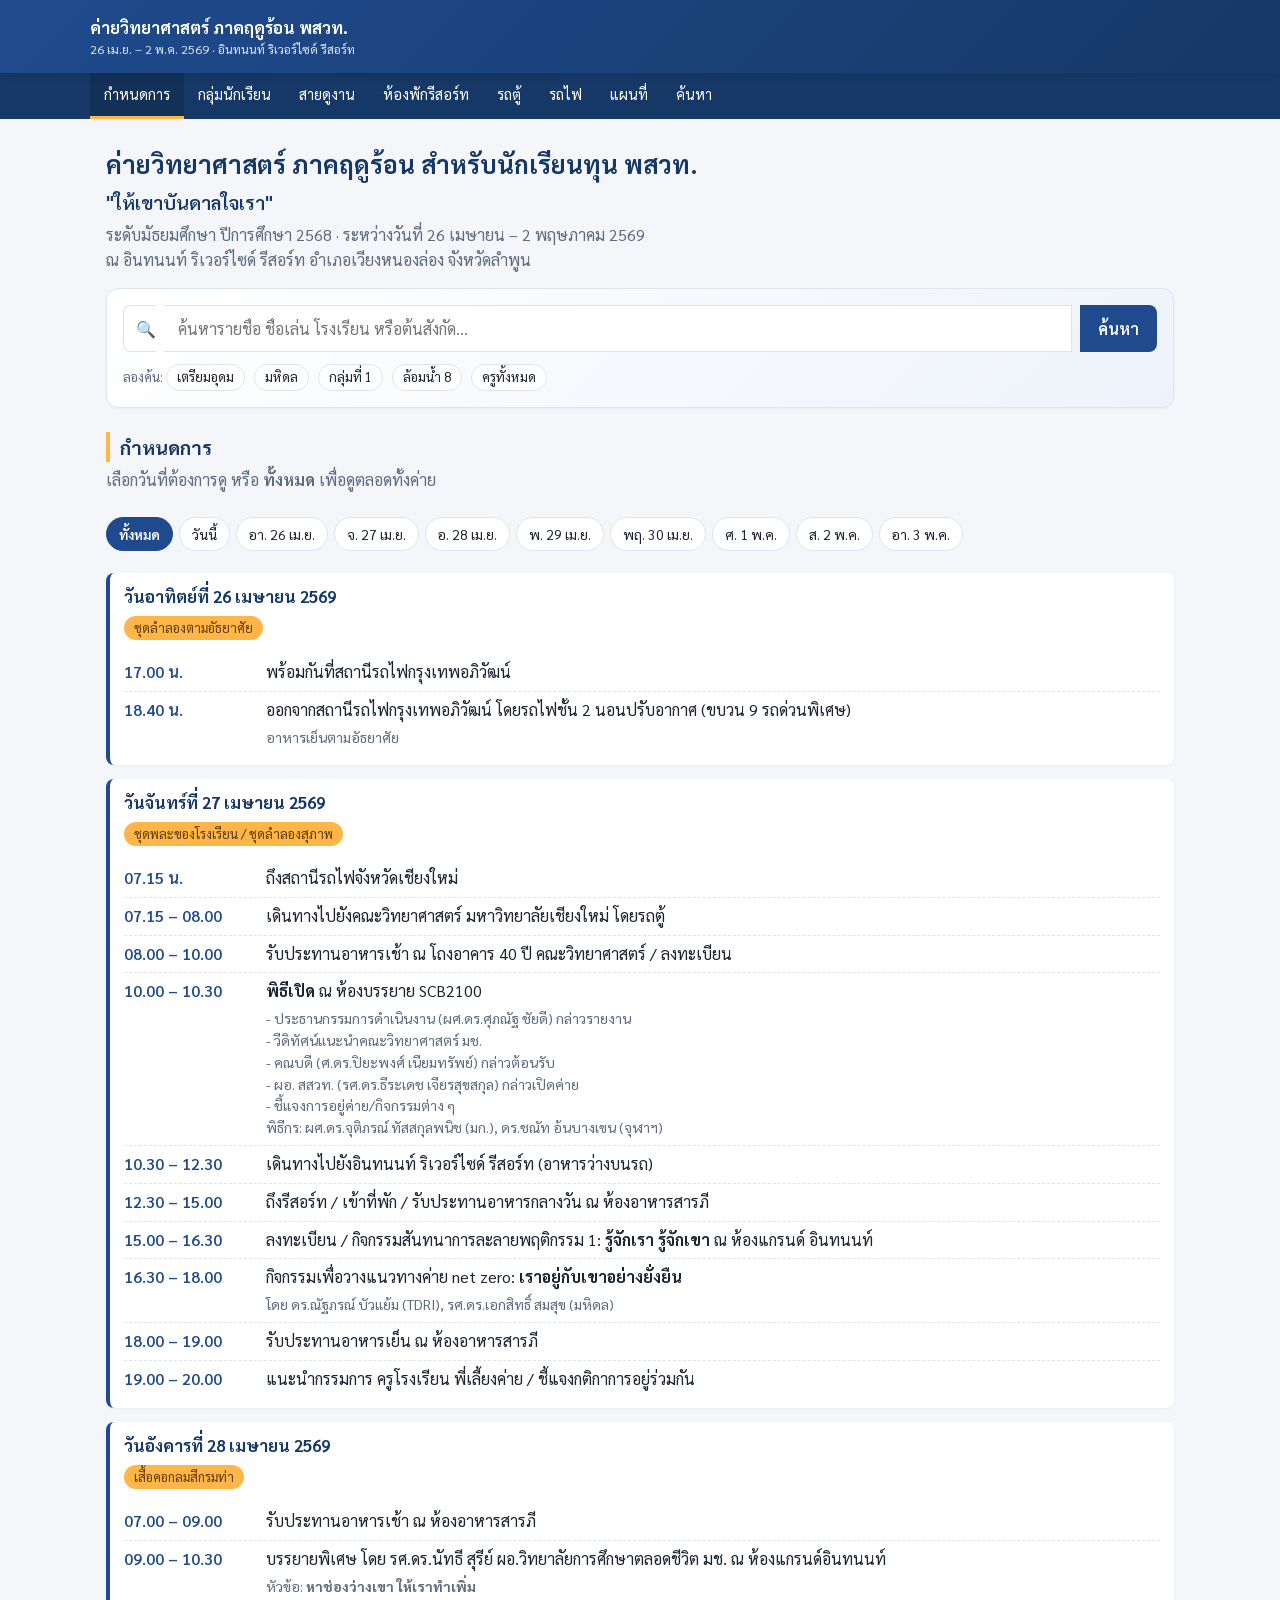
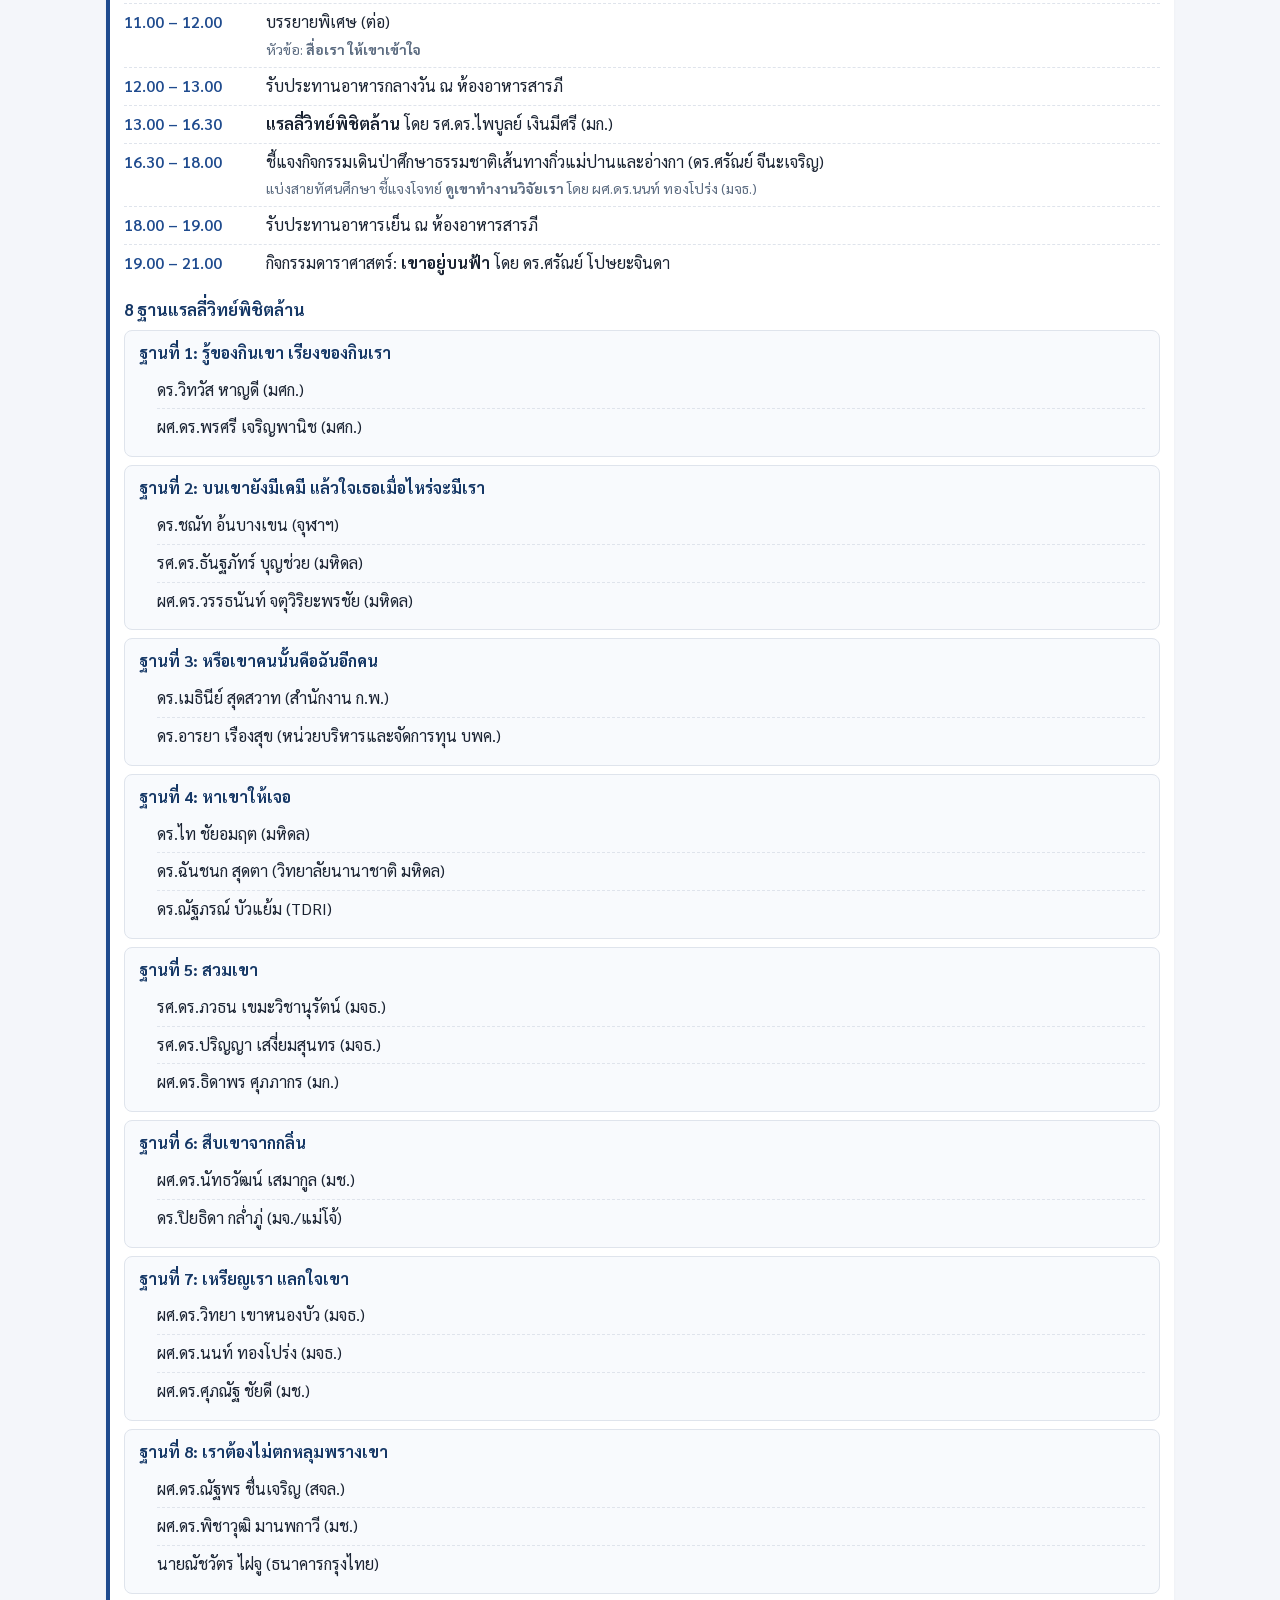
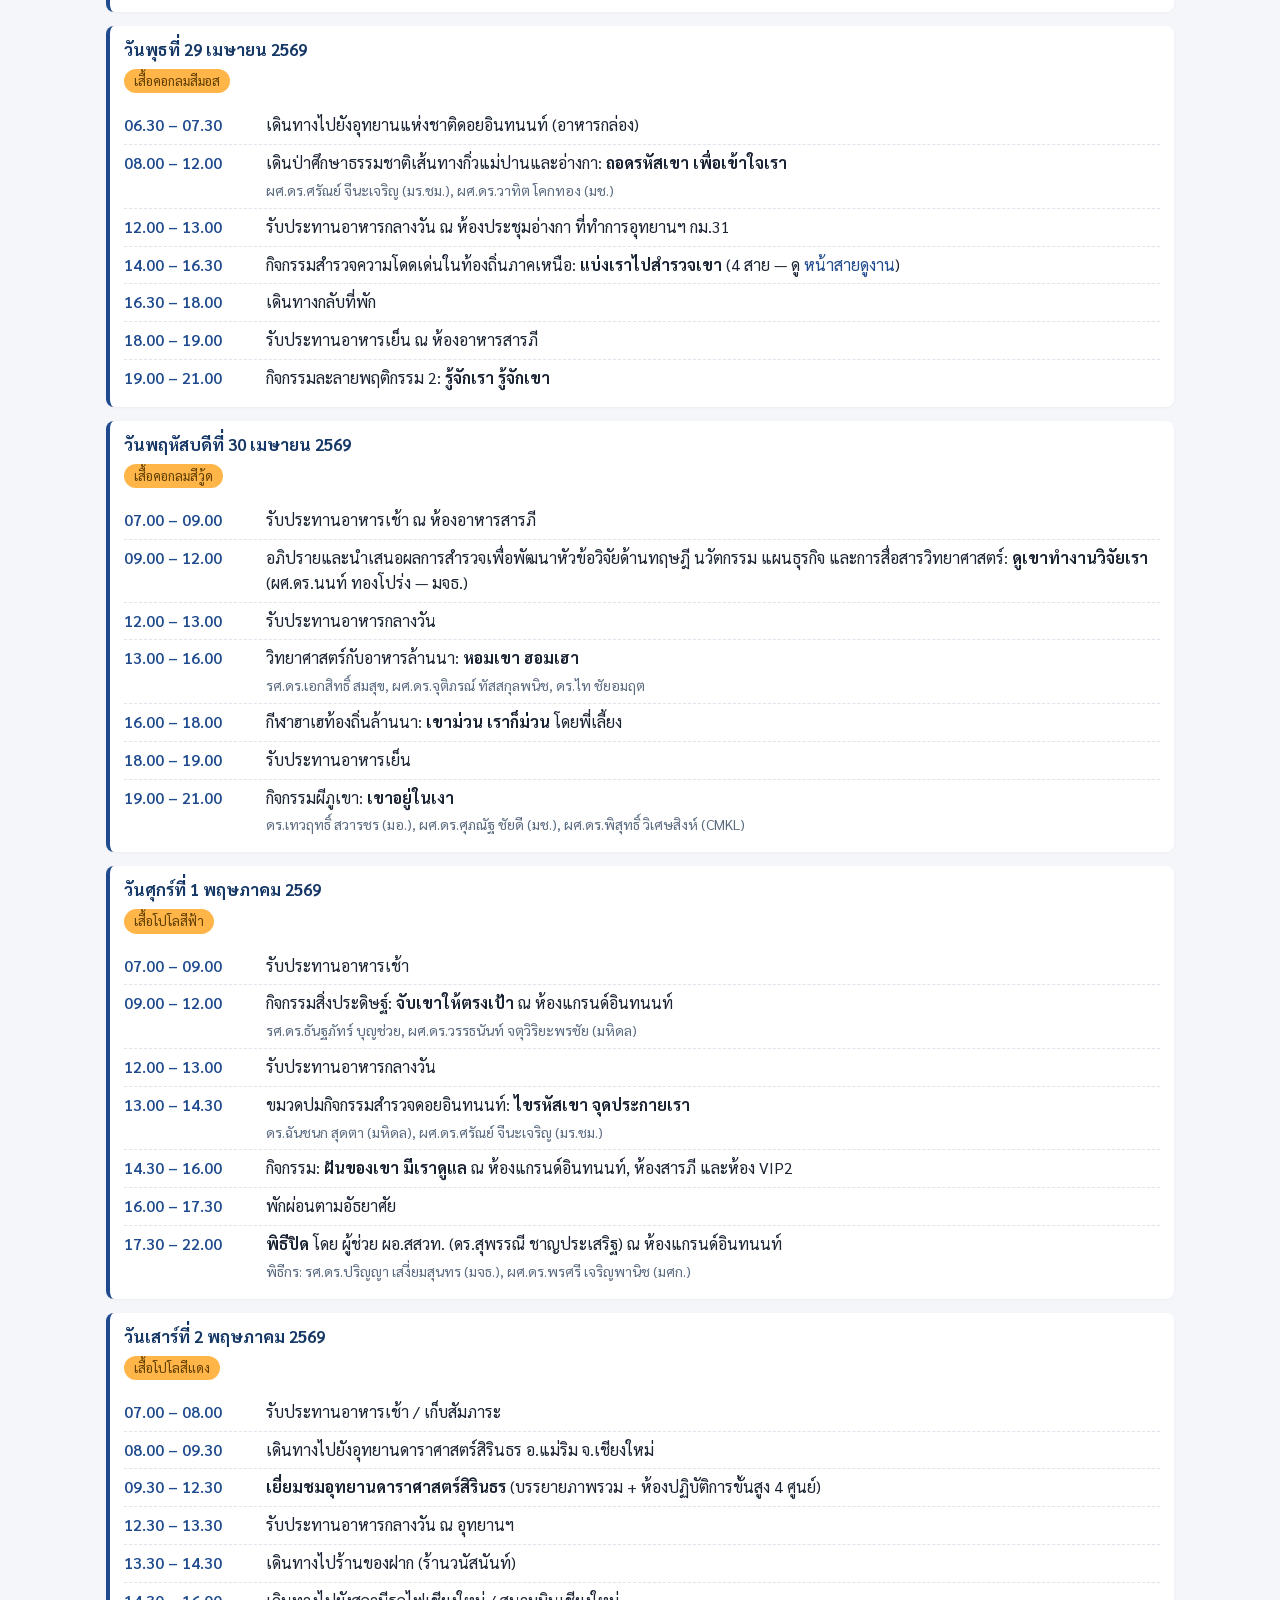
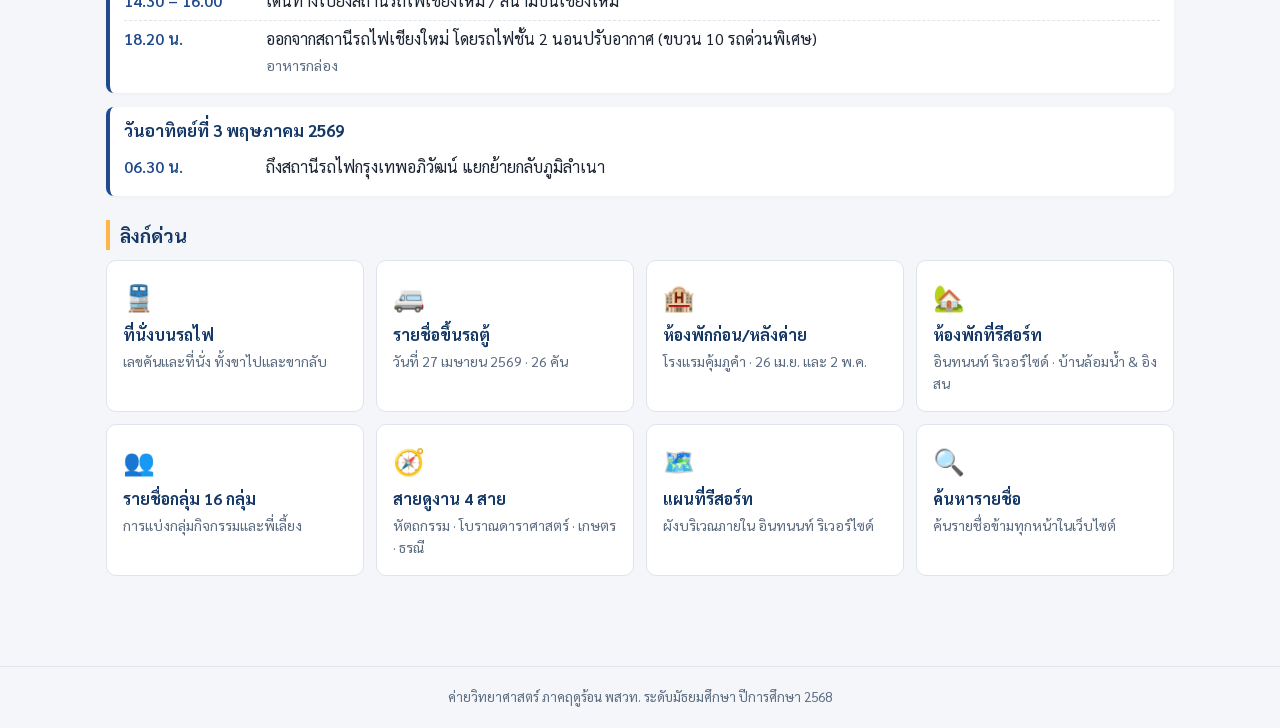
<file: dpst25/index.html>
<!DOCTYPE html>
<html lang="th">
<head>
<meta charset="UTF-8">
<meta name="viewport" content="width=device-width, initial-scale=1">
<title>หน้าแรก | ค่ายวิทยาศาสตร์ พสวท. 2568</title>
<link rel="stylesheet" href="assets/style.css">
<link rel="preconnect" href="https://fonts.googleapis.com">
<link rel="preconnect" href="https://fonts.gstatic.com" crossorigin>
<link href="https://fonts.googleapis.com/css2?family=Sarabun:wght@400;600;700&display=swap" rel="stylesheet">
</head>
<body>
<header class="site-header">
  <div class="wrap">
    <div class="brand">ค่ายวิทยาศาสตร์ ภาคฤดูร้อน พสวท.<small>26 เม.ย. – 2 พ.ค. 2569 · อินทนนท์ ริเวอร์ไซด์ รีสอร์ท</small></div>
    <button class="menu-toggle" aria-label="Menu">เมนู ☰</button>
  </div>
</header>
<nav class="site-nav">
  <div class="wrap">
    <a href="index.html" class="active">กำหนดการ</a>
    <a href="groups.html">กลุ่มนักเรียน</a>
    <a href="field-trip.html">สายดูงาน</a>
    <a href="accommodation.html">ห้องพักรีสอร์ท</a>
    <a href="vans.html">รถตู้</a>
    <a href="train.html">รถไฟ</a>
    <a href="map.html">แผนที่</a>
    <a href="search.html">ค้นหา</a>
  </div>
</nav>
<main>

  <h1>ค่ายวิทยาศาสตร์ ภาคฤดูร้อน สำหรับนักเรียนทุน พสวท.</h1>
  <p style="font-size:1.2rem;font-weight:600;color:var(--primary-dark);margin:4px 0 6px;">"ให้เขาบันดาลใจเรา"</p>
  <p class="lead">ระดับมัธยมศึกษา ปีการศึกษา 2568 · ระหว่างวันที่ 26 เมษายน – 2 พฤษภาคม 2569<br>ณ อินทนนท์ ริเวอร์ไซด์ รีสอร์ท อำเภอเวียงหนองล่อง จังหวัดลำพูน</p>

  <div class="hero-search">
    <form action="search.html" method="get" role="search">
      <span class="icon" aria-hidden="true">🔍</span>
      <input type="search" name="q" placeholder="ค้นหารายชื่อ ชื่อเล่น โรงเรียน หรือต้นสังกัด…" aria-label="ค้นหารายชื่อทั้งไซต์" autocomplete="off">
      <button type="submit">ค้นหา</button>
    </form>
    <p class="hint">ลองค้น:
      <a href="search.html?q=เตรียมอุดม">เตรียมอุดม</a>
      <a href="search.html?q=มหิดล">มหิดล</a>
      <a href="search.html?q=กลุ่มที่+1">กลุ่มที่ 1</a>
      <a href="search.html?q=ล้อมน้ำ+8">ล้อมน้ำ 8</a>
      <a href="search.html?q=ครู">ครูทั้งหมด</a>
    </p>
  </div>

  <h2>กำหนดการ</h2>
  <p class="lead" style="margin-top:-4px;">เลือกวันที่ต้องการดู หรือ <strong>ทั้งหมด</strong> เพื่อดูตลอดทั้งค่าย</p>
  <div class="day-filters" role="tablist">
    <button class="day-btn active" data-day="all">ทั้งหมด</button>
    <button class="day-btn" data-day="today">วันนี้</button>
    <button class="day-btn" data-day="26apr">อา. 26 เม.ย.</button>
    <button class="day-btn" data-day="27apr">จ. 27 เม.ย.</button>
    <button class="day-btn" data-day="28apr">อ. 28 เม.ย.</button>
    <button class="day-btn" data-day="29apr">พ. 29 เม.ย.</button>
    <button class="day-btn" data-day="30apr">พฤ. 30 เม.ย.</button>
    <button class="day-btn" data-day="1may">ศ. 1 พ.ค.</button>
    <button class="day-btn" data-day="2may">ส. 2 พ.ค.</button>
    <button class="day-btn" data-day="3may">อา. 3 พ.ค.</button>
  </div>

  <div class="day-block" data-day="26apr">
    <h3>วันอาทิตย์ที่ 26 เมษายน 2569</h3>
    <span class="dress">ชุดลำลองตามอัธยาศัย</span>
    <ul>
      <li><span class="time">17.00 น.</span><span class="what">พร้อมกันที่สถานีรถไฟกรุงเทพอภิวัฒน์</span></li>
      <li><span class="time">18.40 น.</span><span class="what">ออกจากสถานีรถไฟกรุงเทพอภิวัฒน์ โดยรถไฟชั้น 2 นอนปรับอากาศ (ขบวน 9 รถด่วนพิเศษ)<span class="sub">อาหารเย็นตามอัธยาศัย</span></span></li>
    </ul>
  </div>

  <div class="day-block" data-day="27apr">
    <h3>วันจันทร์ที่ 27 เมษายน 2569</h3>
    <span class="dress">ชุดพละของโรงเรียน / ชุดลำลองสุภาพ</span>
    <ul>
      <li><span class="time">07.15 น.</span><span class="what">ถึงสถานีรถไฟจังหวัดเชียงใหม่</span></li>
      <li><span class="time">07.15 – 08.00</span><span class="what">เดินทางไปยังคณะวิทยาศาสตร์ มหาวิทยาลัยเชียงใหม่ โดยรถตู้</span></li>
      <li><span class="time">08.00 – 10.00</span><span class="what">รับประทานอาหารเช้า ณ โถงอาคาร 40 ปี คณะวิทยาศาสตร์ / ลงทะเบียน</span></li>
      <li><span class="time">10.00 – 10.30</span><span class="what"><strong>พิธีเปิด</strong> ณ ห้องบรรยาย SCB2100<span class="sub">- ประธานกรรมการดำเนินงาน (ผศ.ดร.ศุภณัฐ ชัยดี) กล่าวรายงาน<br>- วีดิทัศน์แนะนำคณะวิทยาศาสตร์ มช.<br>- คณบดี (ศ.ดร.ปิยะพงศ์ เนียมทรัพย์) กล่าวต้อนรับ<br>- ผอ. สสวท. (รศ.ดร.ธีระเดช เจียรสุขสกุล) กล่าวเปิดค่าย<br>- ชี้แจงการอยู่ค่าย/กิจกรรมต่าง ๆ<br>พิธีกร: ผศ.ดร.จุติภรณ์ ทัสสกุลพนิช (มก.), ดร.ชณัท อ้นบางเขน (จุฬาฯ)</span></span></li>
      <li><span class="time">10.30 – 12.30</span><span class="what">เดินทางไปยังอินทนนท์ ริเวอร์ไซด์ รีสอร์ท (อาหารว่างบนรถ)</span></li>
      <li><span class="time">12.30 – 15.00</span><span class="what">ถึงรีสอร์ท / เข้าที่พัก / รับประทานอาหารกลางวัน ณ ห้องอาหารสารภี</span></li>
      <li><span class="time">15.00 – 16.30</span><span class="what">ลงทะเบียน / กิจกรรมสันทนาการละลายพฤติกรรม 1: <strong>รู้จักเรา รู้จักเขา</strong> ณ ห้องแกรนด์ อินทนนท์</span></li>
      <li><span class="time">16.30 – 18.00</span><span class="what">กิจกรรมเพื่อวางแนวทางค่าย net zero: <strong>เราอยู่กับเขาอย่างยั่งยืน</strong><span class="sub">โดย ดร.ณัฐภรณ์ บัวแย้ม (TDRI), รศ.ดร.เอกสิทธิ์ สมสุข (มหิดล)</span></span></li>
      <li><span class="time">18.00 – 19.00</span><span class="what">รับประทานอาหารเย็น ณ ห้องอาหารสารภี</span></li>
      <li><span class="time">19.00 – 20.00</span><span class="what">แนะนำกรรมการ ครูโรงเรียน พี่เลี้ยงค่าย / ชี้แจงกติกาการอยู่ร่วมกัน</span></li>
    </ul>
  </div>

  <div class="day-block" data-day="28apr">
    <h3>วันอังคารที่ 28 เมษายน 2569</h3>
    <span class="dress">เสื้อคอกลมสีกรมท่า</span>
    <ul>
      <li><span class="time">07.00 – 09.00</span><span class="what">รับประทานอาหารเช้า ณ ห้องอาหารสารภี</span></li>
      <li><span class="time">09.00 – 10.30</span><span class="what">บรรยายพิเศษ โดย รศ.ดร.นัทธี สุรีย์ ผอ.วิทยาลัยการศึกษาตลอดชีวิต มช. ณ ห้องแกรนด์อินทนนท์<span class="sub">หัวข้อ: <strong>หาช่องว่างเขา ให้เราทำเพิ่ม</strong></span></span></li>
      <li><span class="time">11.00 – 12.00</span><span class="what">บรรยายพิเศษ (ต่อ)<span class="sub">หัวข้อ: <strong>สื่อเรา ให้เขาเข้าใจ</strong></span></span></li>
      <li><span class="time">12.00 – 13.00</span><span class="what">รับประทานอาหารกลางวัน ณ ห้องอาหารสารภี</span></li>
      <li><span class="time">13.00 – 16.30</span><span class="what"><strong>แรลลี่วิทย์พิชิตล้าน</strong> โดย รศ.ดร.ไพบูลย์ เงินมีศรี (มก.)</span></li>
      <li><span class="time">16.30 – 18.00</span><span class="what">ชี้แจงกิจกรรมเดินป่าศึกษาธรรมชาติเส้นทางกิ่วแม่ปานและอ่างกา (ดร.ศรัณย์ จีนะเจริญ)<span class="sub">แบ่งสายทัศนศึกษา ชี้แจงโจทย์ <strong>ดูเขาทำงานวิจัยเรา</strong> โดย ผศ.ดร.นนท์ ทองโปร่ง (มจธ.)</span></span></li>
      <li><span class="time">18.00 – 19.00</span><span class="what">รับประทานอาหารเย็น ณ ห้องอาหารสารภี</span></li>
      <li><span class="time">19.00 – 21.00</span><span class="what">กิจกรรมดาราศาสตร์: <strong>เขาอยู่บนฟ้า</strong> โดย ดร.ศรัณย์ โปษยะจินดา</span></li>
    </ul>

    <h3 style="margin-top:14px;">8 ฐานแรลลี่วิทย์พิชิตล้าน</h3>
    <div class="station-card">
      <div class="station-title">ฐานที่ 1: รู้ของกินเขา เรียงของกินเรา</div>
      <ul><li>ดร.วิทวัส หาญดี (มศก.)</li><li>ผศ.ดร.พรศรี เจริญพานิช (มศก.)</li></ul>
    </div>
    <div class="station-card">
      <div class="station-title">ฐานที่ 2: บนเขายังมีเคมี แล้วใจเธอเมื่อไหร่จะมีเรา</div>
      <ul><li>ดร.ชณัท อ้นบางเขน (จุฬาฯ)</li><li>รศ.ดร.ธันฐภัทร์ บุญช่วย (มหิดล)</li><li>ผศ.ดร.วรรธนันท์ จตุวิริยะพรชัย (มหิดล)</li></ul>
    </div>
    <div class="station-card">
      <div class="station-title">ฐานที่ 3: หรือเขาคนนั้นคือฉันอีกคน</div>
      <ul><li>ดร.เมธินีย์ สุดสวาท (สำนักงาน ก.พ.)</li><li>ดร.อารยา เรืองสุข (หน่วยบริหารและจัดการทุน บพค.)</li></ul>
    </div>
    <div class="station-card">
      <div class="station-title">ฐานที่ 4: หาเขาให้เจอ</div>
      <ul><li>ดร.ไท ชัยอมฤต (มหิดล)</li><li>ดร.ฉันชนก สุดตา (วิทยาลัยนานาชาติ มหิดล)</li><li>ดร.ณัฐภรณ์ บัวแย้ม (TDRI)</li></ul>
    </div>
    <div class="station-card">
      <div class="station-title">ฐานที่ 5: สวมเขา</div>
      <ul><li>รศ.ดร.ภวธน เขมะวิชานุรัตน์ (มจธ.)</li><li>รศ.ดร.ปริญญา เสงี่ยมสุนทร (มจธ.)</li><li>ผศ.ดร.ธิดาพร ศุภภากร (มก.)</li></ul>
    </div>
    <div class="station-card">
      <div class="station-title">ฐานที่ 6: สืบเขาจากกลิ่น</div>
      <ul><li>ผศ.ดร.นัทธวัฒน์ เสมากูล (มช.)</li><li>ดร.ปิยธิดา กล่ำภู่ (มจ./แม่โจ้)</li></ul>
    </div>
    <div class="station-card">
      <div class="station-title">ฐานที่ 7: เหรียญเรา แลกใจเขา</div>
      <ul><li>ผศ.ดร.วิทยา เขาหนองบัว (มจธ.)</li><li>ผศ.ดร.นนท์ ทองโปร่ง (มจธ.)</li><li>ผศ.ดร.ศุภณัฐ ชัยดี (มช.)</li></ul>
    </div>
    <div class="station-card">
      <div class="station-title">ฐานที่ 8: เราต้องไม่ตกหลุมพรางเขา</div>
      <ul><li>ผศ.ดร.ณัฐพร ชื่นเจริญ (สจล.)</li><li>ผศ.ดร.พิชาวุฒิ มานพกาวี (มช.)</li><li>นายณัชวัตร ไฝจู (ธนาคารกรุงไทย)</li></ul>
    </div>
  </div>

  <div class="day-block" data-day="29apr">
    <h3>วันพุธที่ 29 เมษายน 2569</h3>
    <span class="dress">เสื้อคอกลมสีมอส</span>
    <ul>
      <li><span class="time">06.30 – 07.30</span><span class="what">เดินทางไปยังอุทยานแห่งชาติดอยอินทนนท์ (อาหารกล่อง)</span></li>
      <li><span class="time">08.00 – 12.00</span><span class="what">เดินป่าศึกษาธรรมชาติเส้นทางกิ่วแม่ปานและอ่างกา: <strong>ถอดรหัสเขา เพื่อเข้าใจเรา</strong><span class="sub">ผศ.ดร.ศรัณย์ จีนะเจริญ (มร.ชม.), ผศ.ดร.วาทิต โคกทอง (มช.)</span></span></li>
      <li><span class="time">12.00 – 13.00</span><span class="what">รับประทานอาหารกลางวัน ณ ห้องประชุมอ่างกา ที่ทำการอุทยานฯ กม.31</span></li>
      <li><span class="time">14.00 – 16.30</span><span class="what">กิจกรรมสำรวจความโดดเด่นในท้องถิ่นภาคเหนือ: <strong>แบ่งเราไปสำรวจเขา</strong> (4 สาย — ดู <a href="field-trip.html">หน้าสายดูงาน</a>)</span></li>
      <li><span class="time">16.30 – 18.00</span><span class="what">เดินทางกลับที่พัก</span></li>
      <li><span class="time">18.00 – 19.00</span><span class="what">รับประทานอาหารเย็น ณ ห้องอาหารสารภี</span></li>
      <li><span class="time">19.00 – 21.00</span><span class="what">กิจกรรมละลายพฤติกรรม 2: <strong>รู้จักเรา รู้จักเขา</strong></span></li>
    </ul>
  </div>

  <div class="day-block" data-day="30apr">
    <h3>วันพฤหัสบดีที่ 30 เมษายน 2569</h3>
    <span class="dress">เสื้อคอกลมสีวู้ด</span>
    <ul>
      <li><span class="time">07.00 – 09.00</span><span class="what">รับประทานอาหารเช้า ณ ห้องอาหารสารภี</span></li>
      <li><span class="time">09.00 – 12.00</span><span class="what">อภิปรายและนำเสนอผลการสำรวจเพื่อพัฒนาหัวข้อวิจัยด้านทฤษฎี นวัตกรรม แผนธุรกิจ และการสื่อสารวิทยาศาสตร์: <strong>ดูเขาทำงานวิจัยเรา</strong> (ผศ.ดร.นนท์ ทองโปร่ง — มจธ.)</span></li>
      <li><span class="time">12.00 – 13.00</span><span class="what">รับประทานอาหารกลางวัน</span></li>
      <li><span class="time">13.00 – 16.00</span><span class="what">วิทยาศาสตร์กับอาหารล้านนา: <strong>หอมเขา ฮอมเฮา</strong><span class="sub">รศ.ดร.เอกสิทธิ์ สมสุข, ผศ.ดร.จุติภรณ์ ทัสสกุลพนิช, ดร.ไท ชัยอมฤต</span></span></li>
      <li><span class="time">16.00 – 18.00</span><span class="what">กีฬาฮาเฮท้องถิ่นล้านนา: <strong>เขาม่วน เราก็ม่วน</strong> โดยพี่เลี้ยง</span></li>
      <li><span class="time">18.00 – 19.00</span><span class="what">รับประทานอาหารเย็น</span></li>
      <li><span class="time">19.00 – 21.00</span><span class="what">กิจกรรมผีภูเขา: <strong>เขาอยู่ในเงา</strong><span class="sub">ดร.เทวฤทธิ์ สวารชร (มอ.), ผศ.ดร.ศุภณัฐ ชัยดี (มช.), ผศ.ดร.พิสุทธิ์ วิเศษสิงห์ (CMKL)</span></span></li>
    </ul>
  </div>

  <div class="day-block" data-day="1may">
    <h3>วันศุกร์ที่ 1 พฤษภาคม 2569</h3>
    <span class="dress">เสื้อโปโลสีฟ้า</span>
    <ul>
      <li><span class="time">07.00 – 09.00</span><span class="what">รับประทานอาหารเช้า</span></li>
      <li><span class="time">09.00 – 12.00</span><span class="what">กิจกรรมสิ่งประดิษฐ์: <strong>จับเขาให้ตรงเป้า</strong> ณ ห้องแกรนด์อินทนนท์<span class="sub">รศ.ดร.ธันฐภัทร์ บุญช่วย, ผศ.ดร.วรรธนันท์ จตุวิริยะพรชัย (มหิดล)</span></span></li>
      <li><span class="time">12.00 – 13.00</span><span class="what">รับประทานอาหารกลางวัน</span></li>
      <li><span class="time">13.00 – 14.30</span><span class="what">ขมวดปมกิจกรรมสำรวจดอยอินทนนท์: <strong>ไขรหัสเขา จุดประกายเรา</strong><span class="sub">ดร.ฉันชนก สุดตา (มหิดล), ผศ.ดร.ศรัณย์ จีนะเจริญ (มร.ชม.)</span></span></li>
      <li><span class="time">14.30 – 16.00</span><span class="what">กิจกรรม: <strong>ฝันของเขา มีเราดูแล</strong> ณ ห้องแกรนด์อินทนนท์, ห้องสารภี และห้อง VIP2</span></li>
      <li><span class="time">16.00 – 17.30</span><span class="what">พักผ่อนตามอัธยาศัย</span></li>
      <li><span class="time">17.30 – 22.00</span><span class="what"><strong>พิธีปิด</strong> โดย ผู้ช่วย ผอ.สสวท. (ดร.สุพรรณี ชาญประเสริฐ) ณ ห้องแกรนด์อินทนนท์<span class="sub">พิธีกร: รศ.ดร.ปริญญา เสงี่ยมสุนทร (มจธ.), ผศ.ดร.พรศรี เจริญพานิช (มศก.)</span></span></li>
    </ul>
  </div>

  <div class="day-block" data-day="2may">
    <h3>วันเสาร์ที่ 2 พฤษภาคม 2569</h3>
    <span class="dress">เสื้อโปโลสีแดง</span>
    <ul>
      <li><span class="time">07.00 – 08.00</span><span class="what">รับประทานอาหารเช้า / เก็บสัมภาระ</span></li>
      <li><span class="time">08.00 – 09.30</span><span class="what">เดินทางไปยังอุทยานดาราศาสตร์สิรินธร อ.แม่ริม จ.เชียงใหม่</span></li>
      <li><span class="time">09.30 – 12.30</span><span class="what"><strong>เยี่ยมชมอุทยานดาราศาสตร์สิรินธร</strong> (บรรยายภาพรวม + ห้องปฏิบัติการขั้นสูง 4 ศูนย์)</span></li>
      <li><span class="time">12.30 – 13.30</span><span class="what">รับประทานอาหารกลางวัน ณ อุทยานฯ</span></li>
      <li><span class="time">13.30 – 14.30</span><span class="what">เดินทางไปร้านของฝาก (ร้านวนัสนันท์)</span></li>
      <li><span class="time">14.30 – 16.00</span><span class="what">เดินทางไปยังสถานีรถไฟเชียงใหม่ / สนามบินเชียงใหม่</span></li>
      <li><span class="time">18.20 น.</span><span class="what">ออกจากสถานีรถไฟเชียงใหม่ โดยรถไฟชั้น 2 นอนปรับอากาศ (ขบวน 10 รถด่วนพิเศษ)<span class="sub">อาหารกล่อง</span></span></li>
    </ul>
  </div>

  <div class="day-block" data-day="3may">
    <h3>วันอาทิตย์ที่ 3 พฤษภาคม 2569</h3>
    <ul>
      <li><span class="time">06.30 น.</span><span class="what">ถึงสถานีรถไฟกรุงเทพอภิวัฒน์ แยกย้ายกลับภูมิลำเนา</span></li>
    </ul>
  </div>


  <h2>ลิงก์ด่วน</h2>
  <div class="tile-grid">
    <a class="tile" href="train.html">
      <div class="icon">🚆</div>
      <div class="title">ที่นั่งบนรถไฟ</div>
      <div class="desc">เลขคันและที่นั่ง ทั้งขาไปและขากลับ</div>
    </a>
    <a class="tile" href="vans.html">
      <div class="icon">🚐</div>
      <div class="title">รายชื่อขึ้นรถตู้</div>
      <div class="desc">วันที่ 27 เมษายน 2569 · 26 คัน</div>
    </a>
    <a class="tile" href="hotel-rooms.html">
      <div class="icon">🏨</div>
      <div class="title">ห้องพักก่อน/หลังค่าย</div>
      <div class="desc">โรงแรมคุ้มภูคำ · 26 เม.ย. และ 2 พ.ค.</div>
    </a>
    <a class="tile" href="accommodation.html">
      <div class="icon">🏡</div>
      <div class="title">ห้องพักที่รีสอร์ท</div>
      <div class="desc">อินทนนท์ ริเวอร์ไซด์ · บ้านล้อมน้ำ &amp; อิงสน</div>
    </a>
    <a class="tile" href="groups.html">
      <div class="icon">👥</div>
      <div class="title">รายชื่อกลุ่ม 16 กลุ่ม</div>
      <div class="desc">การแบ่งกลุ่มกิจกรรมและพี่เลี้ยง</div>
    </a>
    <a class="tile" href="field-trip.html">
      <div class="icon">🧭</div>
      <div class="title">สายดูงาน 4 สาย</div>
      <div class="desc">หัตถกรรม · โบราณดาราศาสตร์ · เกษตร · ธรณี</div>
    </a>
    <a class="tile" href="map.html">
      <div class="icon">🗺️</div>
      <div class="title">แผนที่รีสอร์ท</div>
      <div class="desc">ผังบริเวณภายใน อินทนนท์ ริเวอร์ไซด์</div>
    </a>
    <a class="tile" href="search.html">
      <div class="icon">🔍</div>
      <div class="title">ค้นหารายชื่อ</div>
      <div class="desc">ค้นรายชื่อข้ามทุกหน้าในเว็บไซต์</div>
    </a>
  </div>
</main>
<footer>
  ค่ายวิทยาศาสตร์ ภาคฤดูร้อน พสวท. ระดับมัธยมศึกษา ปีการศึกษา 2568
</footer>
<script src="assets/search.js"></script>
</body>
</html>
</file>
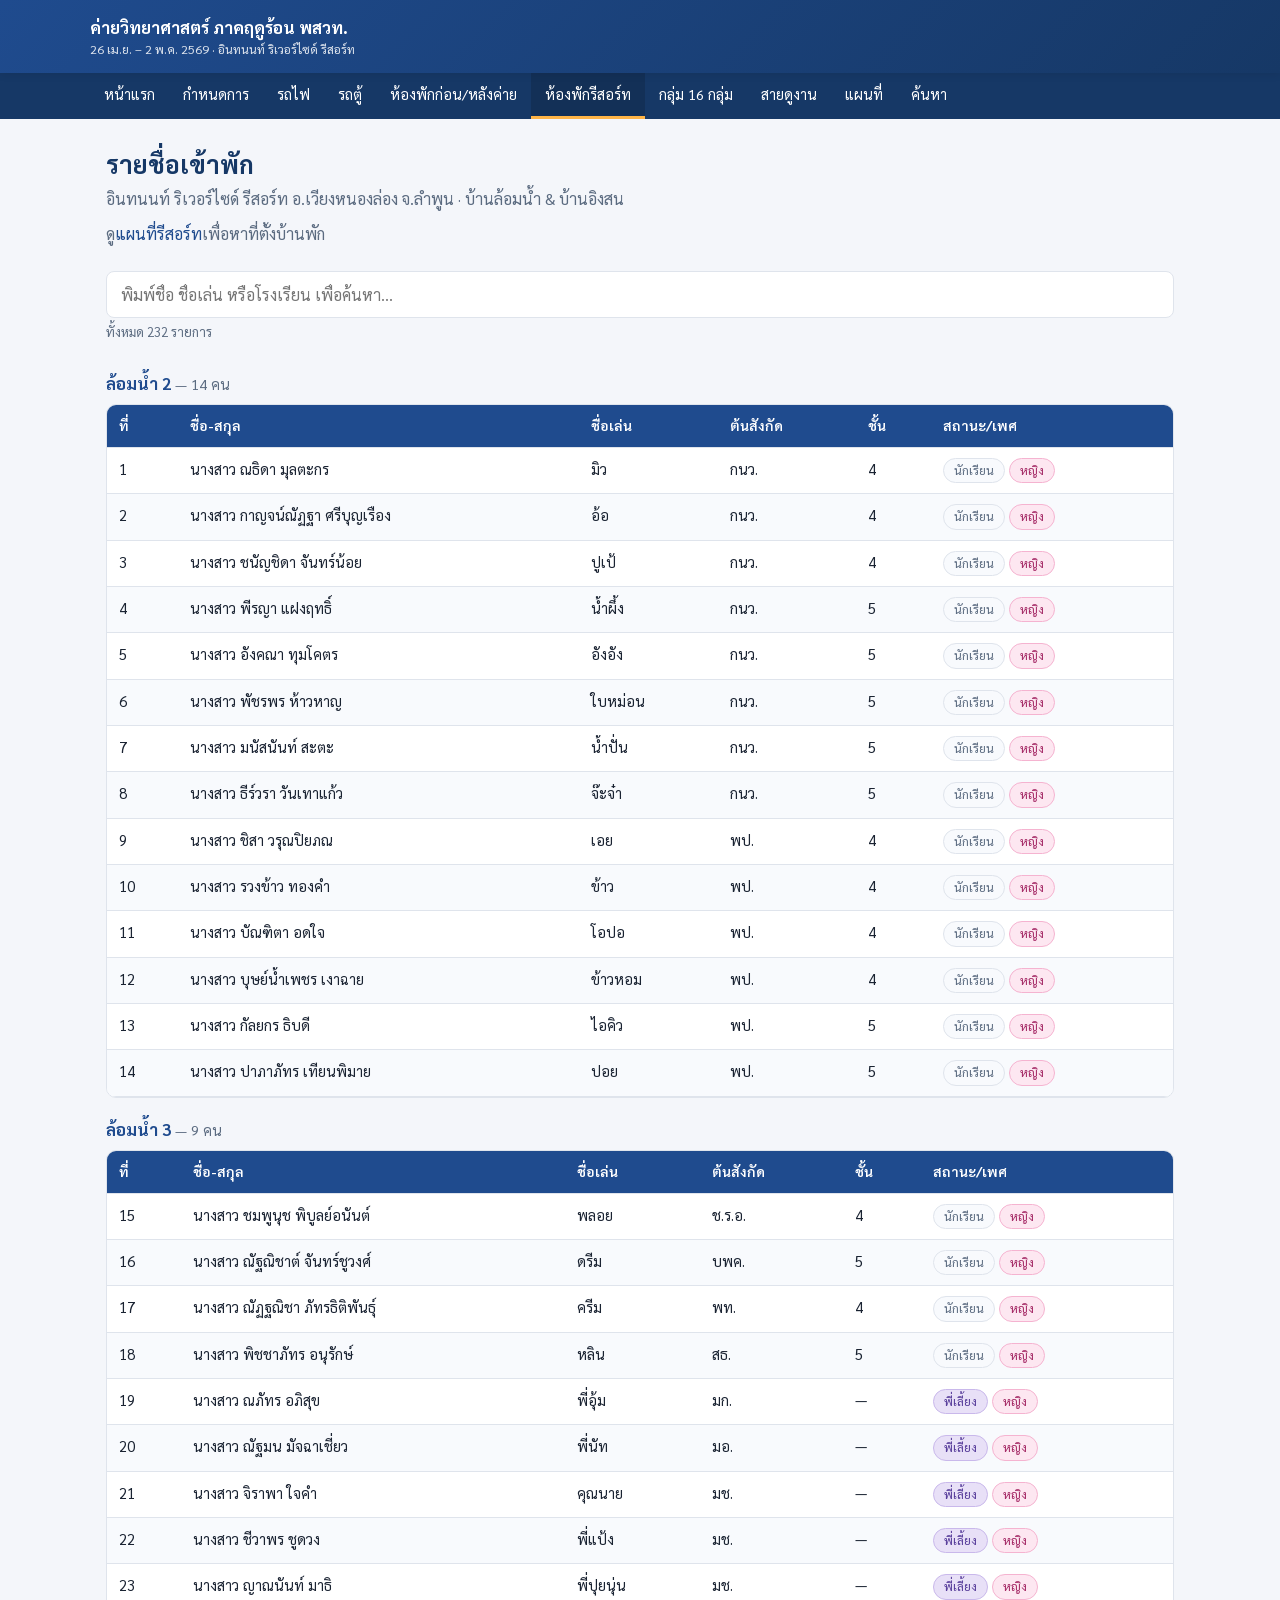
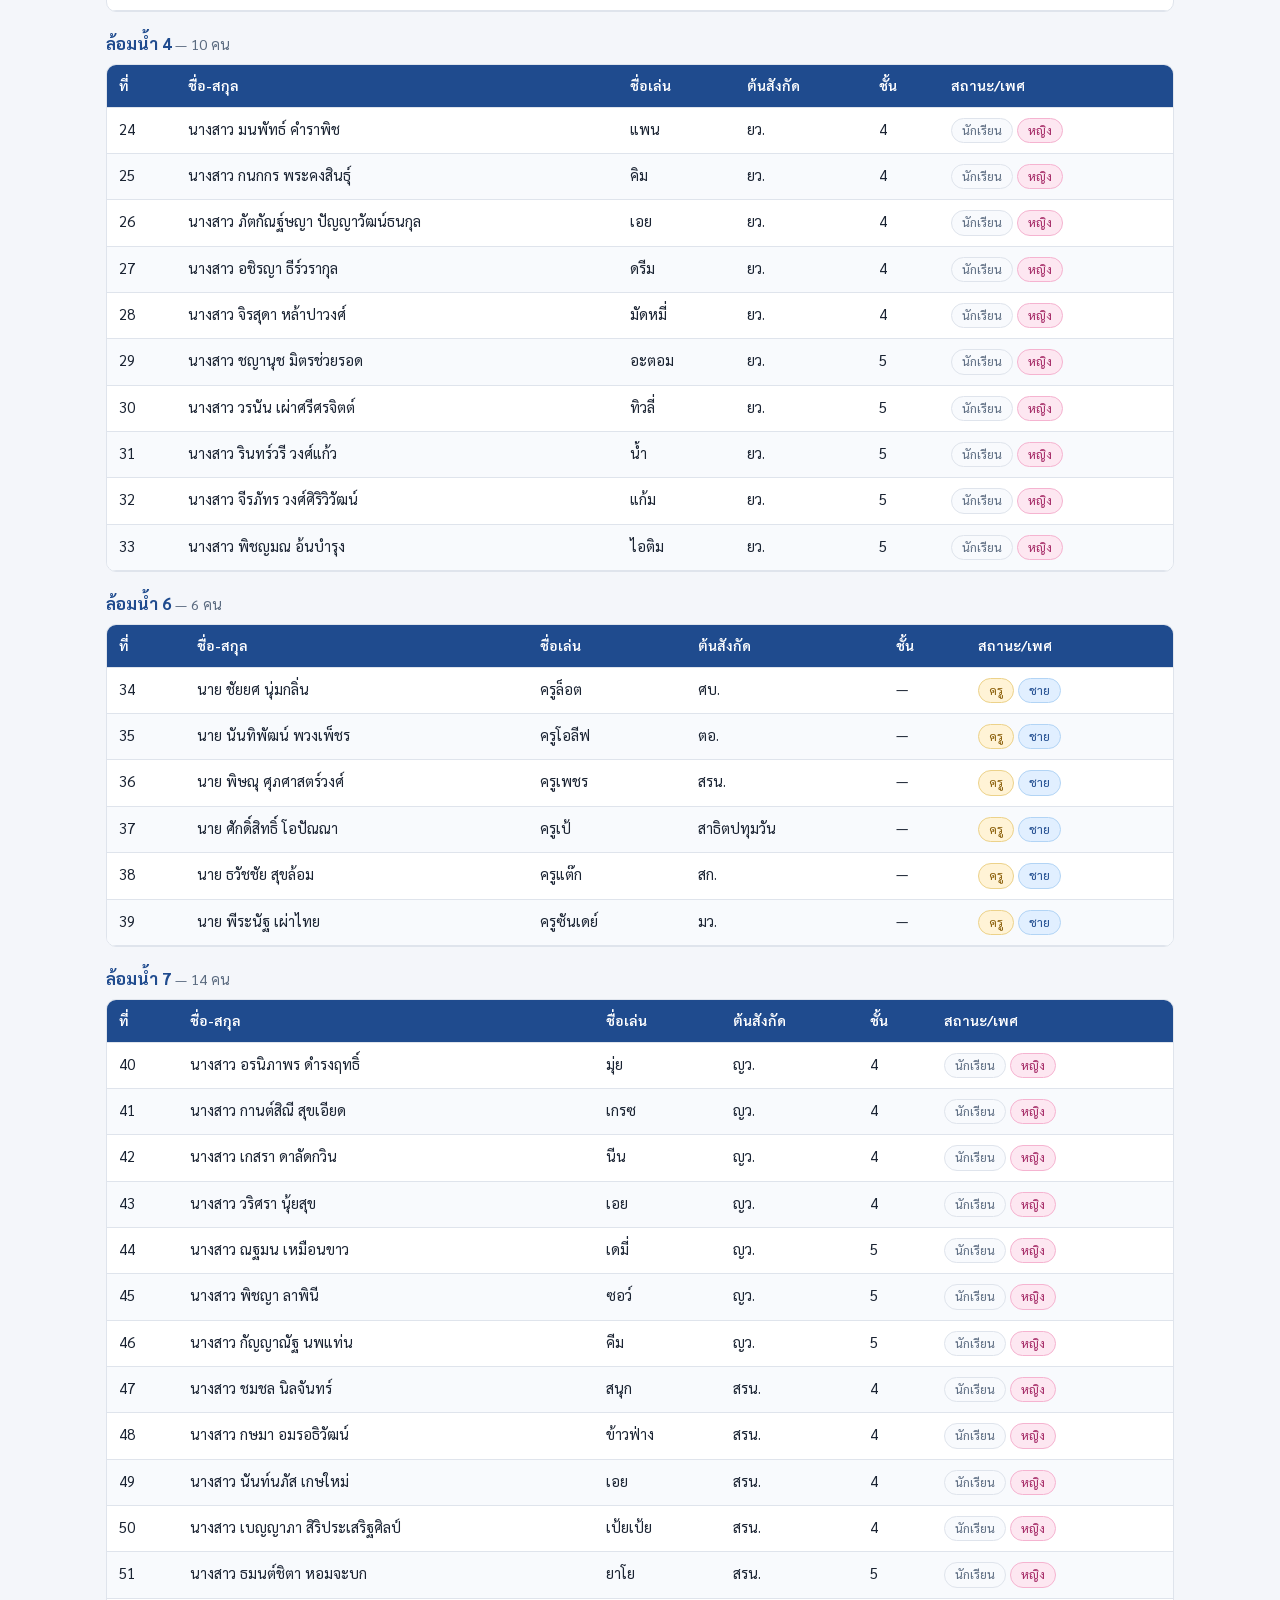
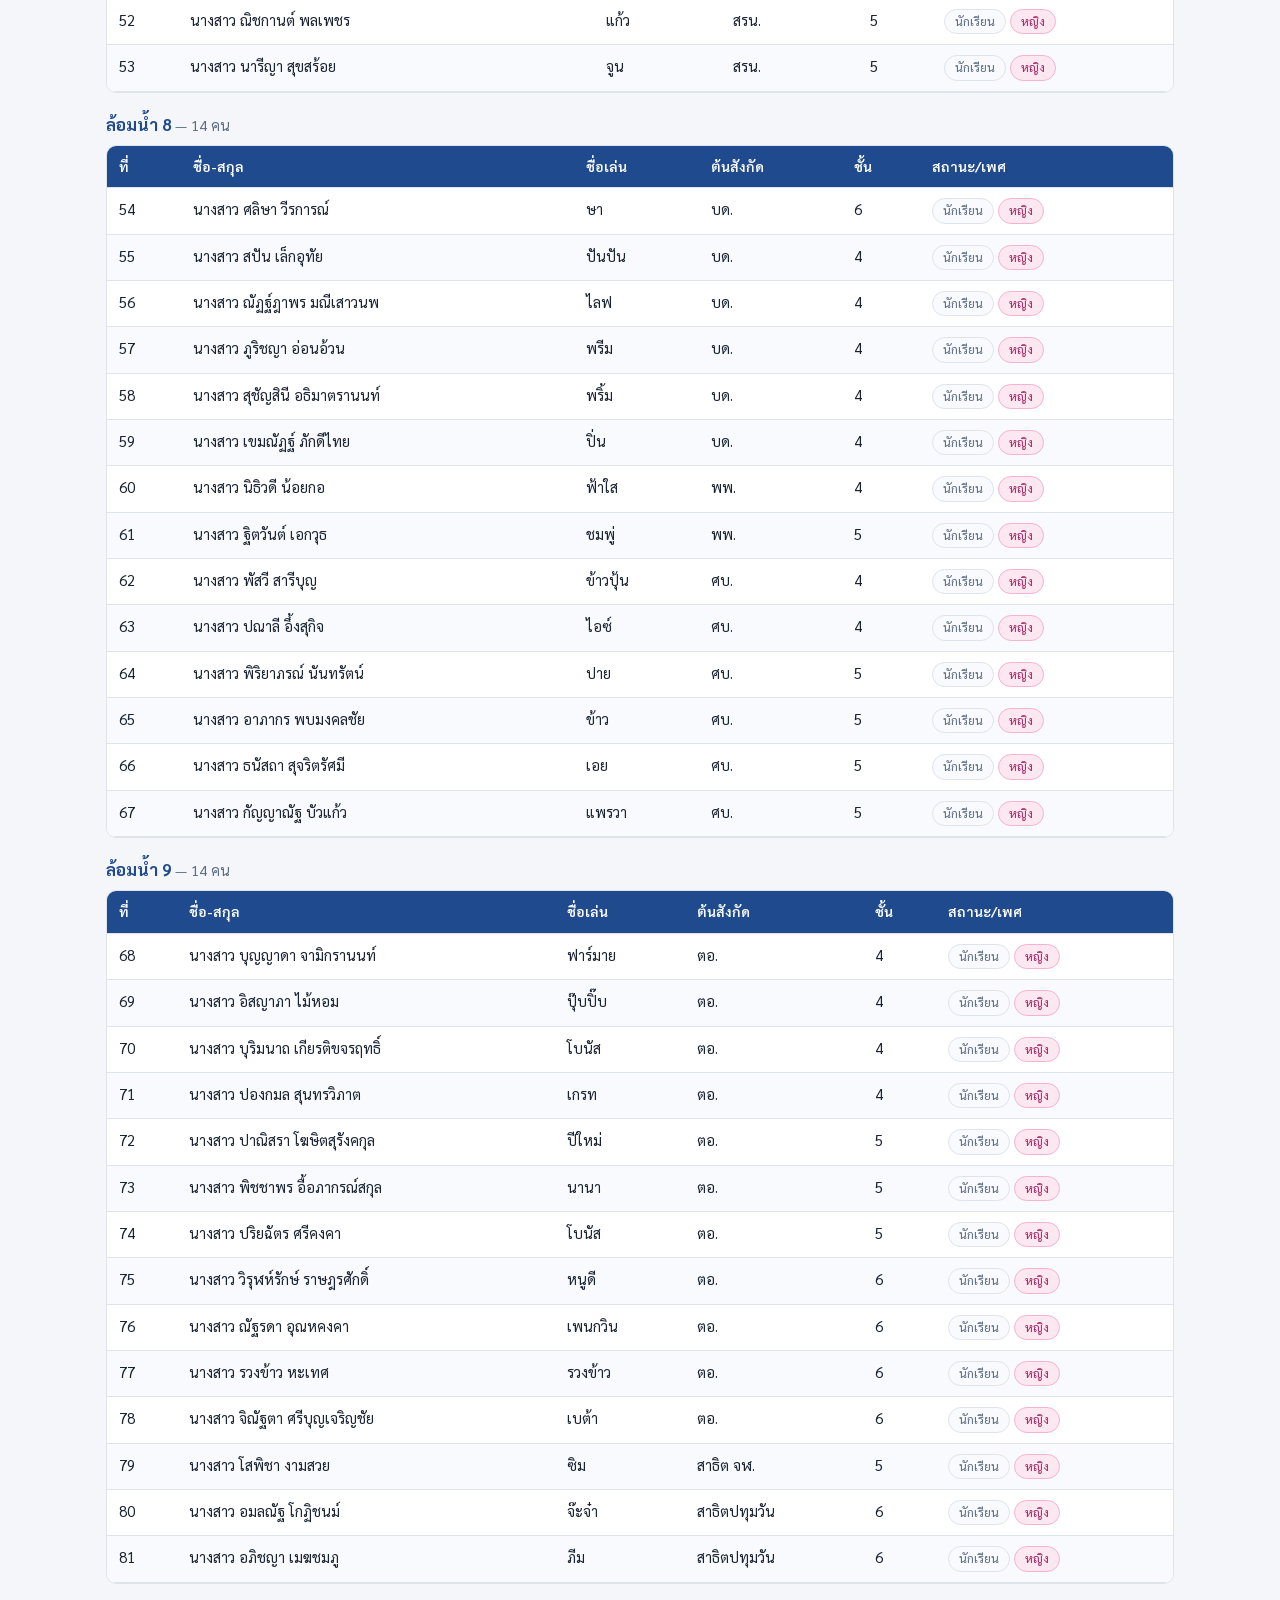
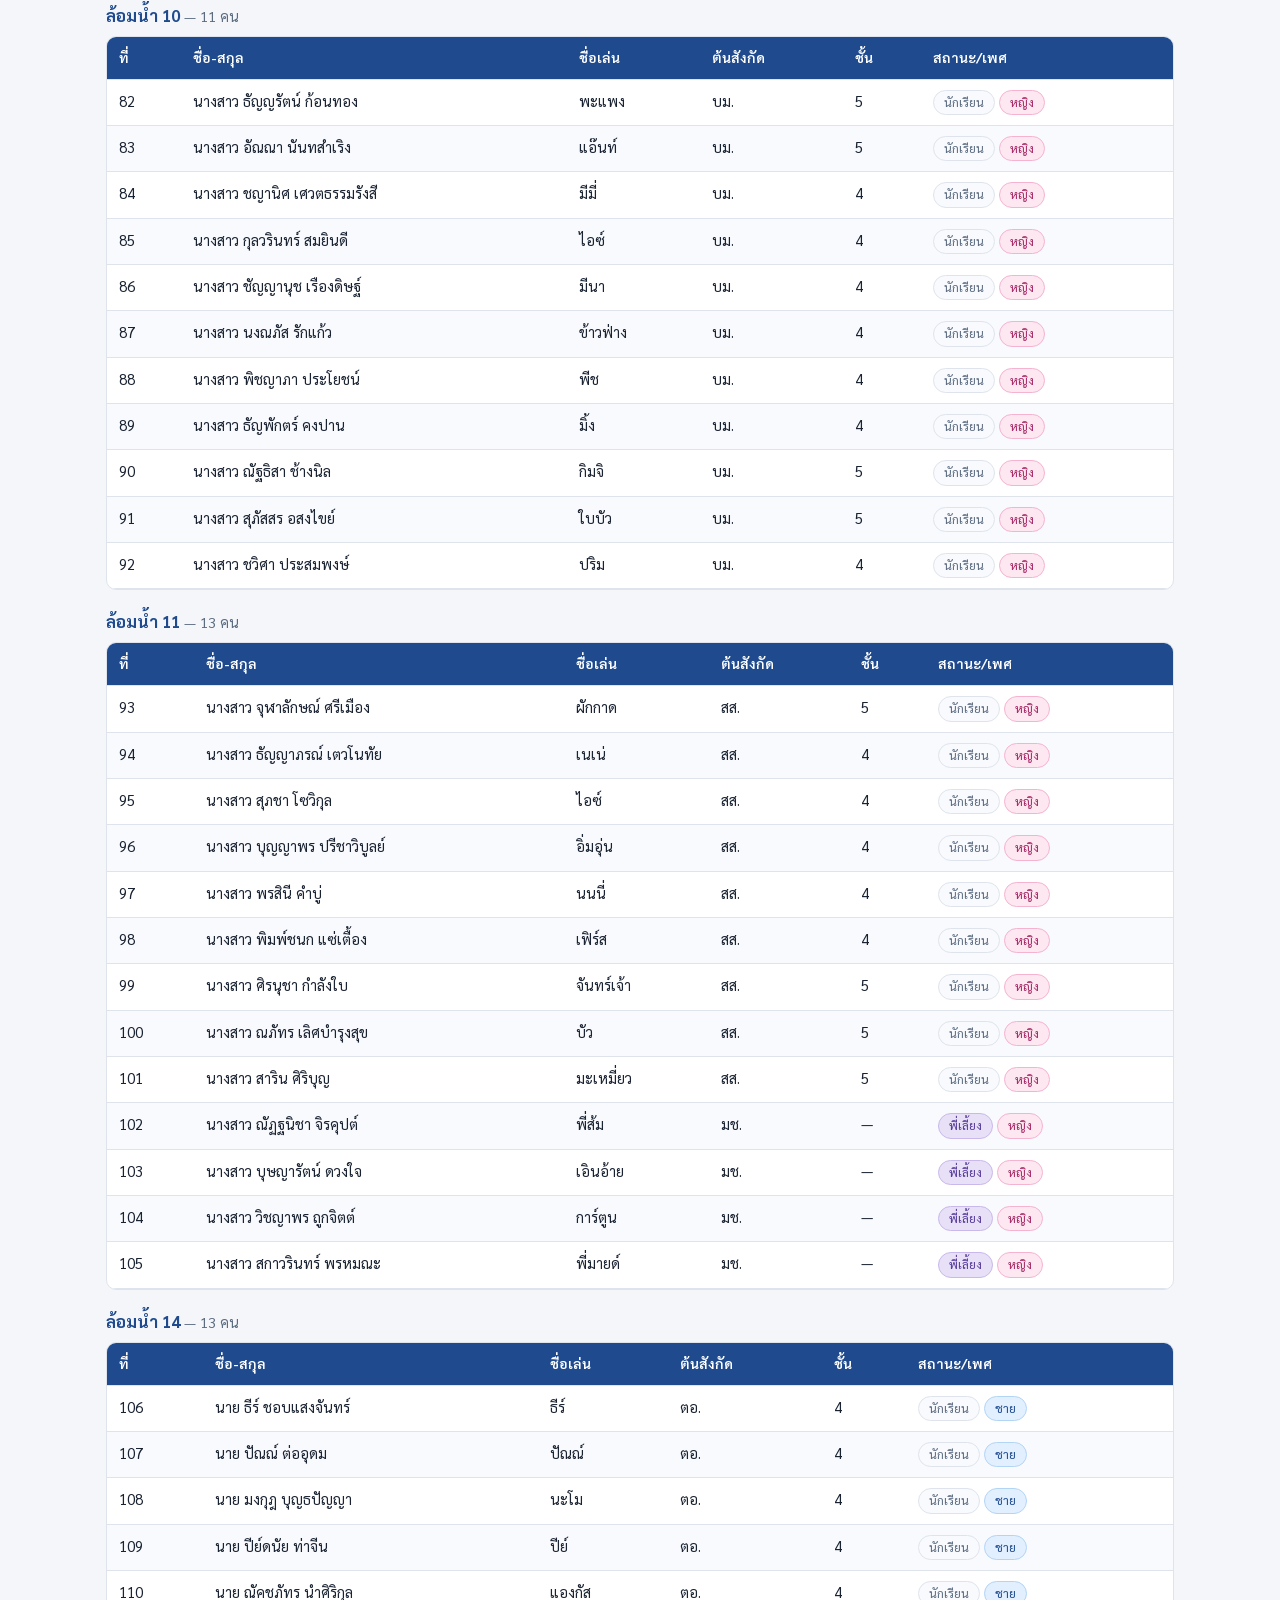
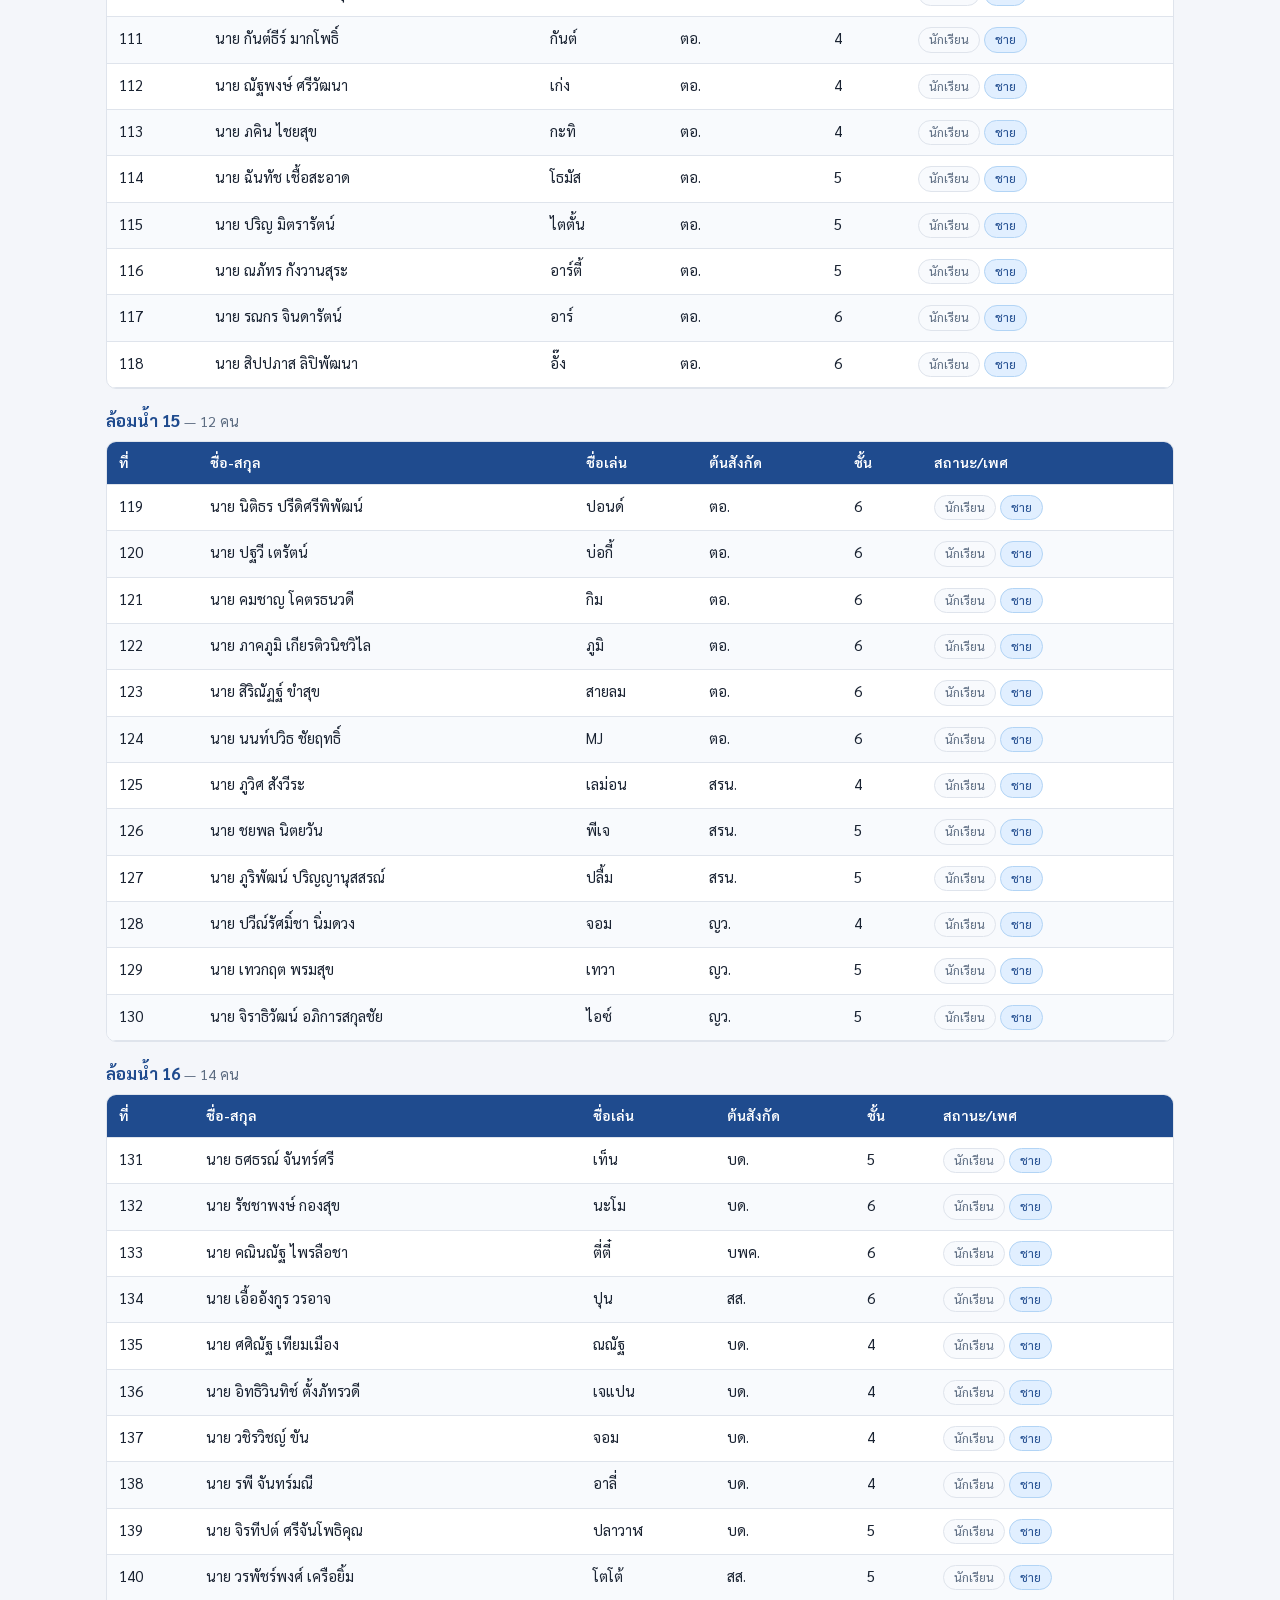
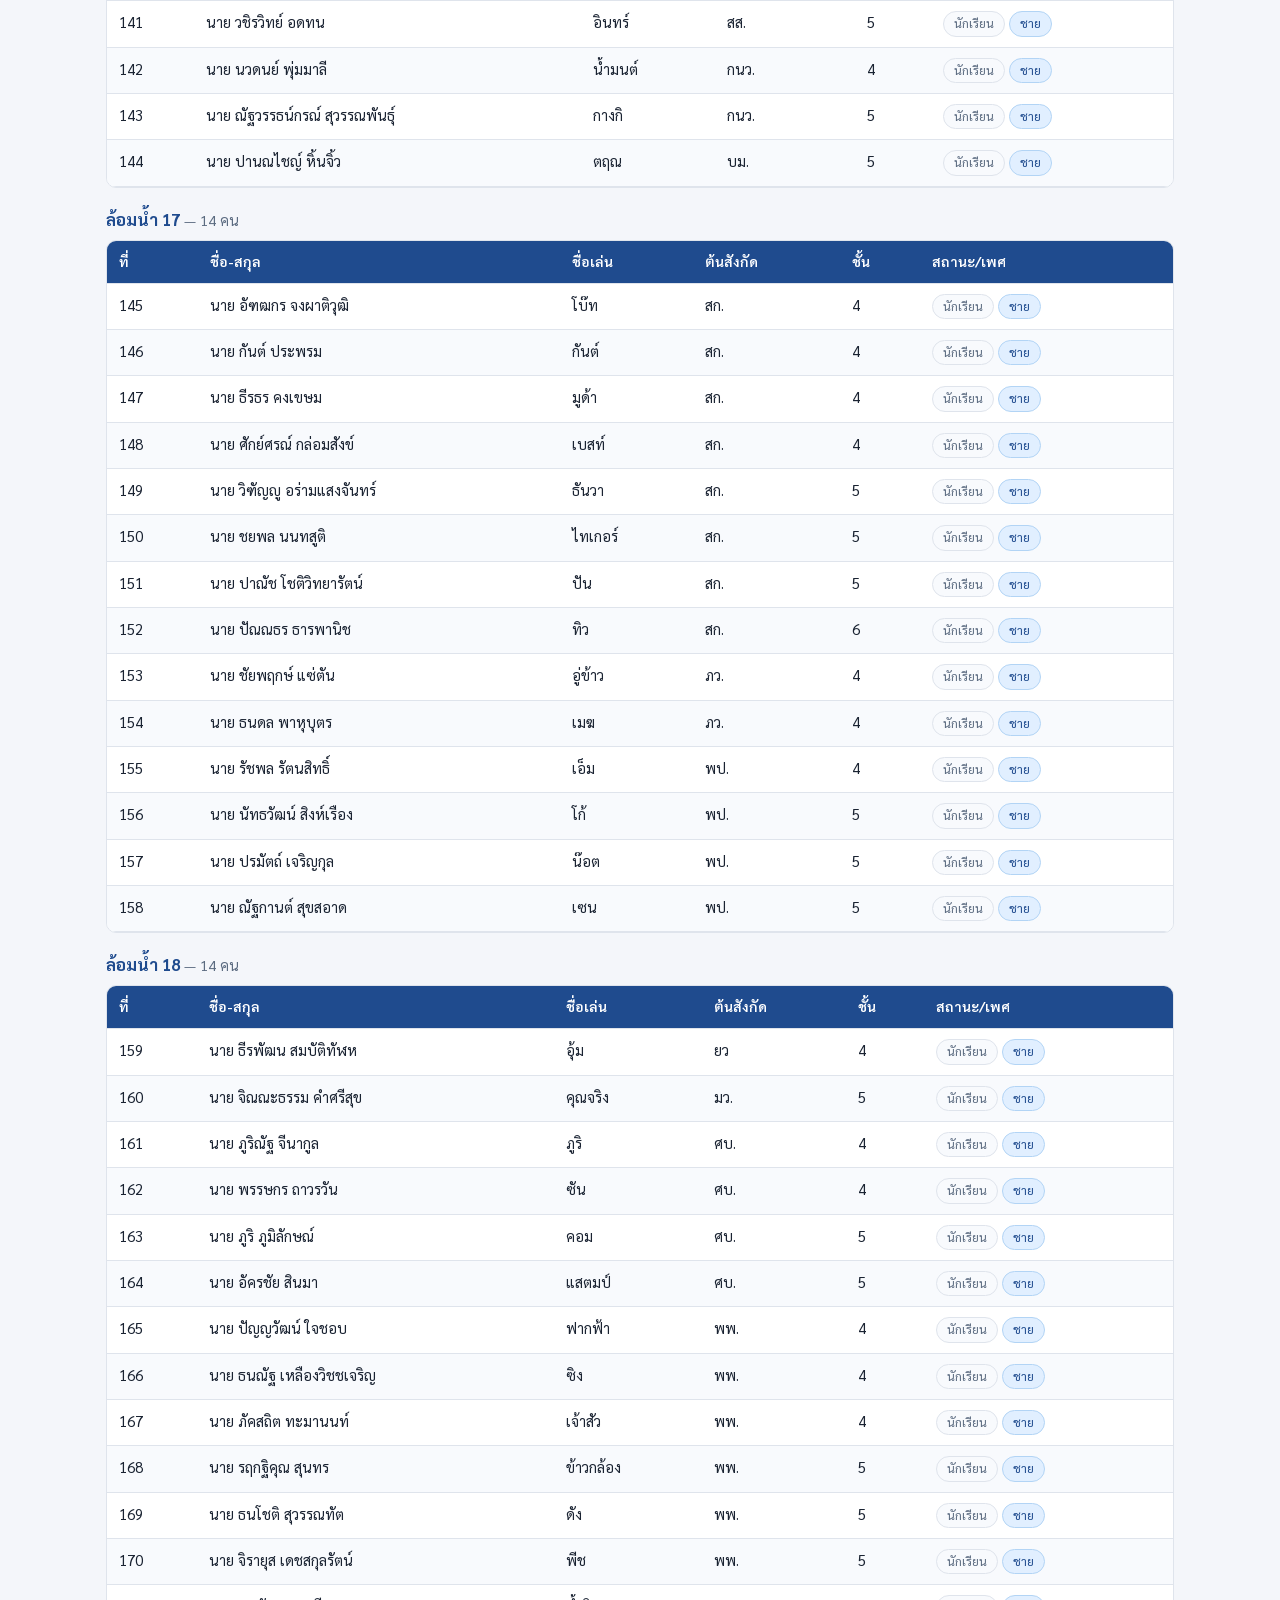
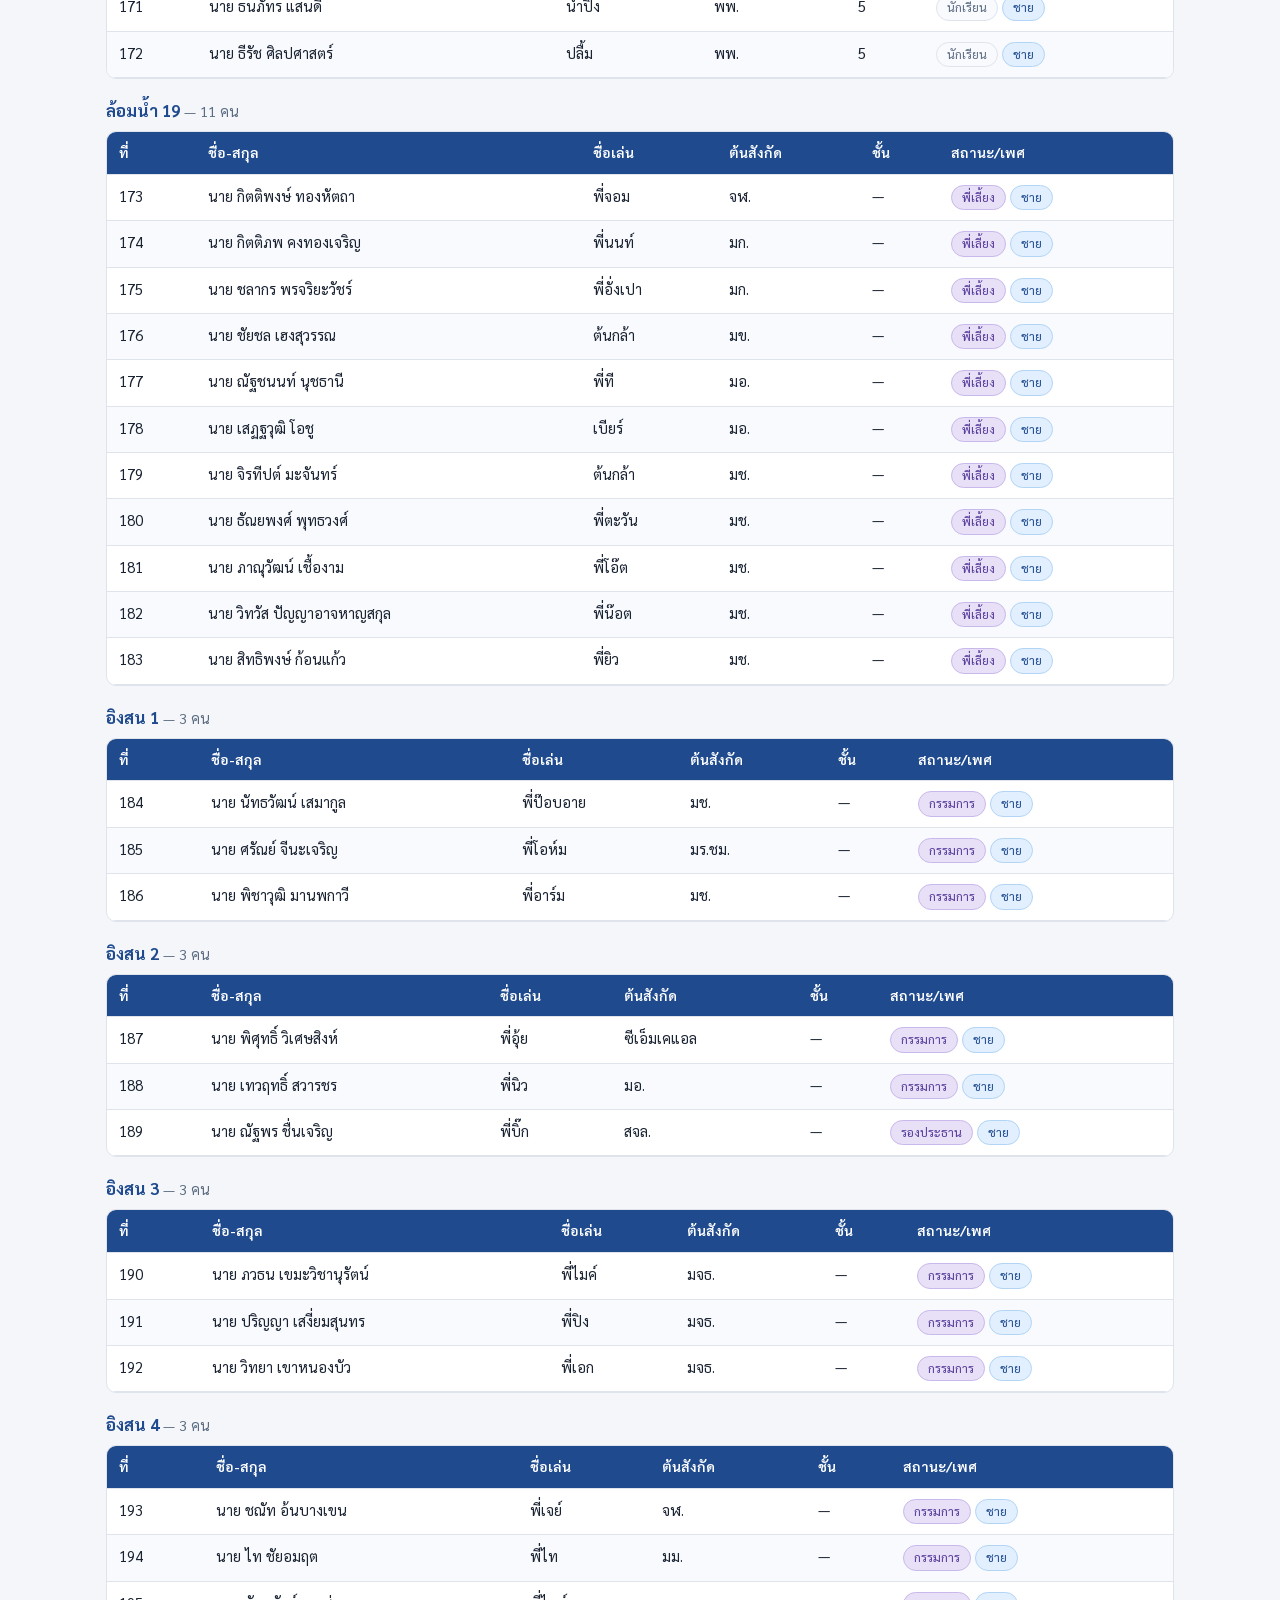
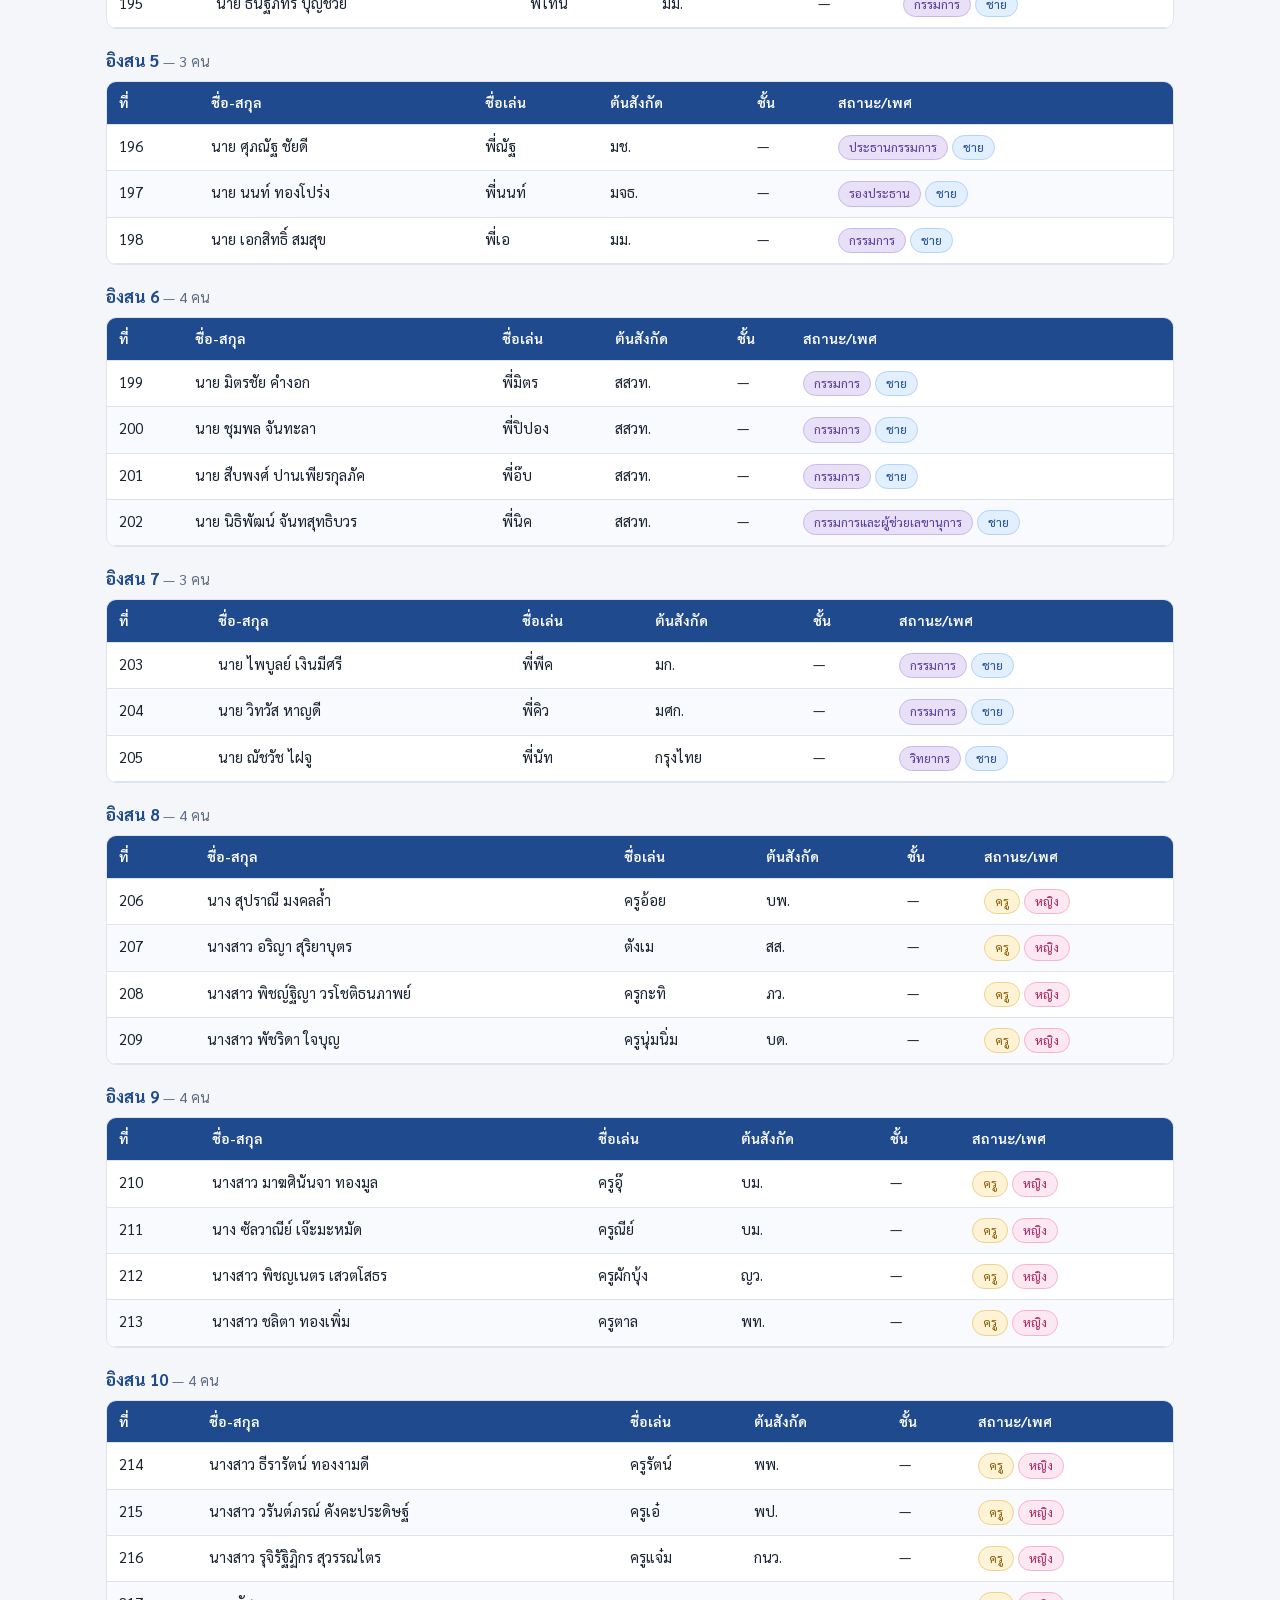
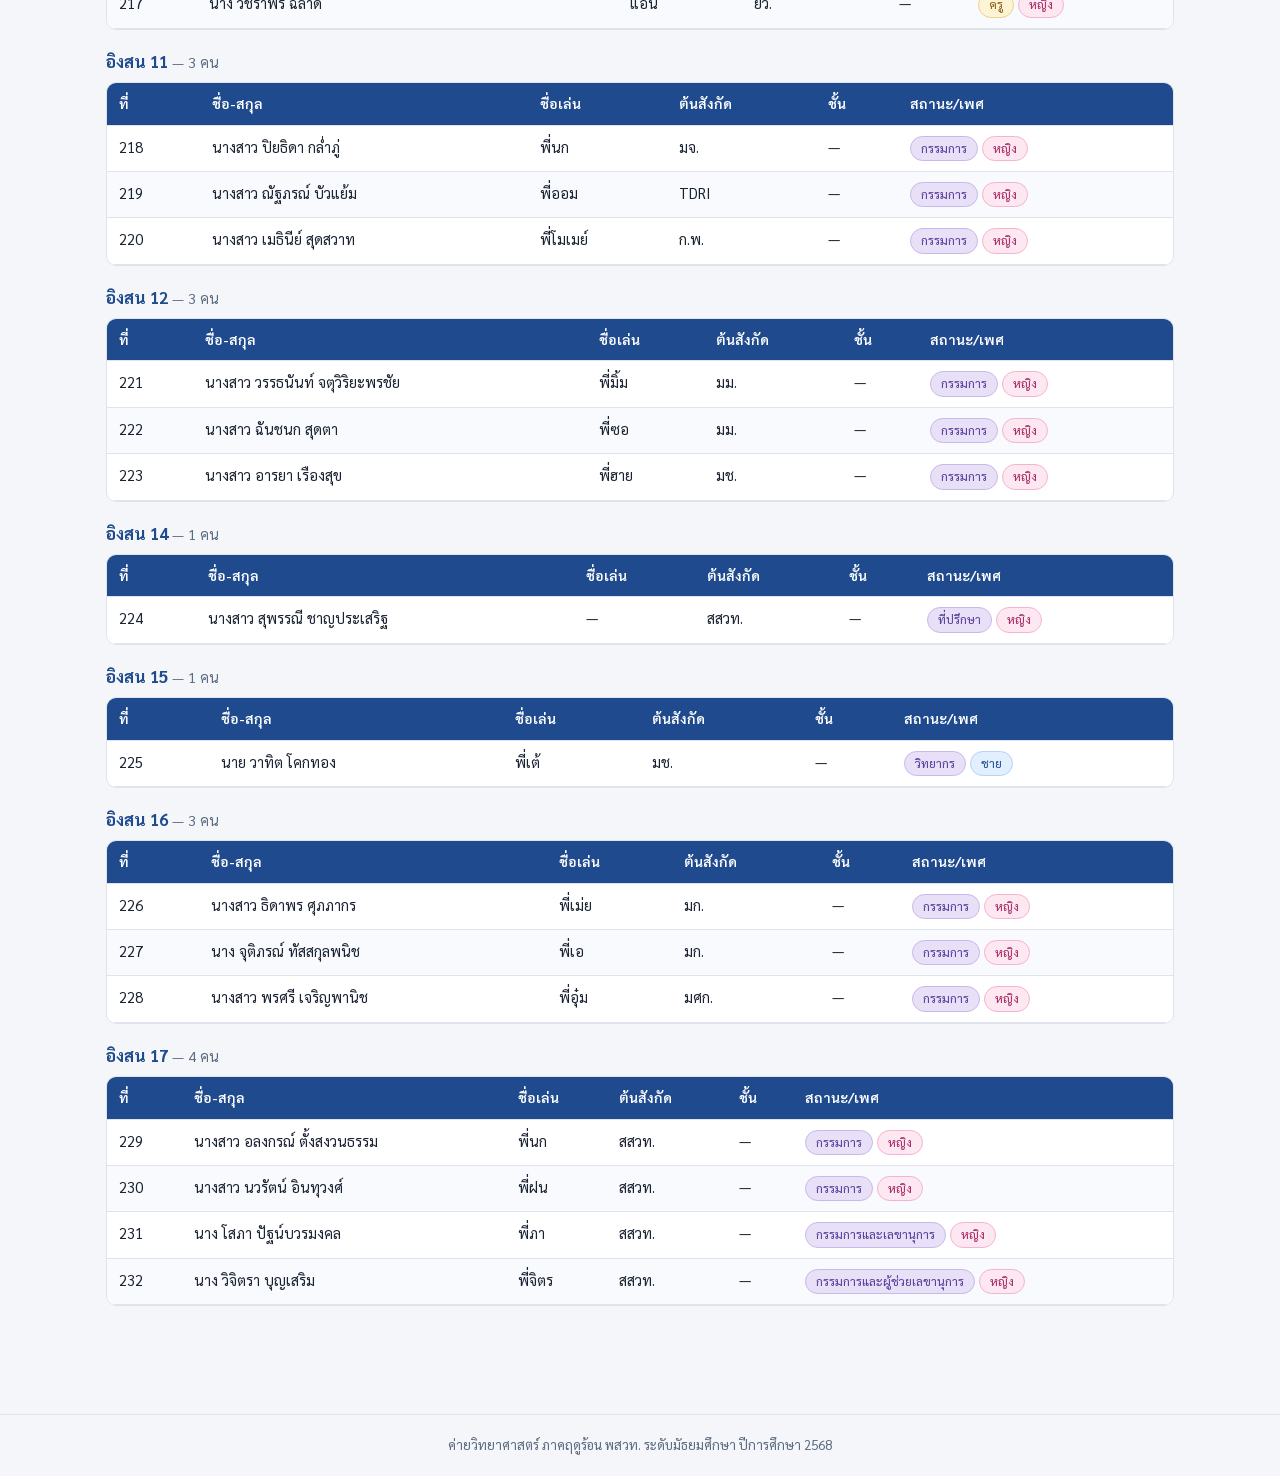
<file: dpst2025/accommodation.html>
<!DOCTYPE html>
<html lang="th">
<head>
<meta charset="UTF-8">
<meta name="viewport" content="width=device-width, initial-scale=1">
<title>ห้องพักรีสอร์ท | ค่ายวิทยาศาสตร์ พสวท. 2568</title>
<link rel="stylesheet" href="assets/style.css">
<link rel="preconnect" href="https://fonts.googleapis.com">
<link rel="preconnect" href="https://fonts.gstatic.com" crossorigin>
<link href="https://fonts.googleapis.com/css2?family=Sarabun:wght@400;600;700&display=swap" rel="stylesheet">
</head>
<body>
<header class="site-header">
  <div class="wrap">
    <div class="brand">ค่ายวิทยาศาสตร์ ภาคฤดูร้อน พสวท.<small>26 เม.ย. – 2 พ.ค. 2569 · อินทนนท์ ริเวอร์ไซด์ รีสอร์ท</small></div>
    <button class="menu-toggle" aria-label="Menu">เมนู ☰</button>
  </div>
</header>
<nav class="site-nav">
  <div class="wrap">
    <a href="index.html">หน้าแรก</a>
    <a href="schedule.html">กำหนดการ</a>
    <a href="train.html">รถไฟ</a>
    <a href="vans.html">รถตู้</a>
    <a href="hotel-rooms.html">ห้องพักก่อน/หลังค่าย</a>
    <a href="accommodation.html" class="active">ห้องพักรีสอร์ท</a>
    <a href="groups.html">กลุ่ม 16 กลุ่ม</a>
    <a href="field-trip.html">สายดูงาน</a>
    <a href="map.html">แผนที่</a>
    <a href="search.html">ค้นหา</a>
  </div>
</nav>
<main>

  <h1>รายชื่อเข้าพัก</h1>
  <p class="lead"> อินทนนท์ ริเวอร์ไซด์ รีสอร์ท อ.เวียงหนองล่อง จ.ลำพูน · บ้านล้อมน้ำ &amp; บ้านอิงสน</p>
  <p class="lead" style="margin-top:-6px;">ดู<a href="map.html">แผนที่รีสอร์ท</a>เพื่อหาที่ตั้งบ้านพัก</p>
  <div class="search-bar">
    <input id="search-input" type="search" placeholder="พิมพ์ชื่อ ชื่อเล่น หรือโรงเรียน เพื่อค้นหา…" autocomplete="off">
    <div class="search-stats" id="search-stats"></div>
  </div>

  <div class="table-section">
    <h3>ล้อมน้ำ 2 <span style="color:var(--muted);font-weight:400;font-size:0.9rem;">— 14 คน</span></h3>
    <div class="table-wrap">
      <table data-searchable>
        <thead><tr><th>ที่</th><th>ชื่อ-สกุล</th><th>ชื่อเล่น</th><th>ต้นสังกัด</th><th>ชั้น</th><th>สถานะ/เพศ</th></tr></thead>
        <tbody>
<tr><td>1</td><td>นางสาว ณธิดา มุลตะกร</td><td>มิว</td><td>กนว.</td><td>4</td><td><span class="badge">นักเรียน</span> <span class="badge girl">หญิง</span></td></tr>
<tr><td>2</td><td>นางสาว กาญจน์ณัฏฐา ศรีบุญเรือง</td><td>อ้อ</td><td>กนว.</td><td>4</td><td><span class="badge">นักเรียน</span> <span class="badge girl">หญิง</span></td></tr>
<tr><td>3</td><td>นางสาว ชนัญชิดา จันทร์น้อย</td><td>ปูเป้</td><td>กนว.</td><td>4</td><td><span class="badge">นักเรียน</span> <span class="badge girl">หญิง</span></td></tr>
<tr><td>4</td><td>นางสาว พีรญา แฝงฤทธิ์</td><td>น้ำผึ้ง</td><td>กนว.</td><td>5</td><td><span class="badge">นักเรียน</span> <span class="badge girl">หญิง</span></td></tr>
<tr><td>5</td><td>นางสาว อังคณา ทุมโคตร</td><td>อังอัง</td><td>กนว.</td><td>5</td><td><span class="badge">นักเรียน</span> <span class="badge girl">หญิง</span></td></tr>
<tr><td>6</td><td>นางสาว พัชรพร ห้าวหาญ</td><td>ใบหม่อน</td><td>กนว.</td><td>5</td><td><span class="badge">นักเรียน</span> <span class="badge girl">หญิง</span></td></tr>
<tr><td>7</td><td>นางสาว มนัสนันท์ สะตะ</td><td>น้ำปั่น</td><td>กนว.</td><td>5</td><td><span class="badge">นักเรียน</span> <span class="badge girl">หญิง</span></td></tr>
<tr><td>8</td><td>นางสาว ธีร์วรา วันเทาแก้ว</td><td>จ๊ะจ๋า</td><td>กนว.</td><td>5</td><td><span class="badge">นักเรียน</span> <span class="badge girl">หญิง</span></td></tr>
<tr><td>9</td><td>นางสาว ชิสา วรุณปิยภณ</td><td>เอย</td><td>พป.</td><td>4</td><td><span class="badge">นักเรียน</span> <span class="badge girl">หญิง</span></td></tr>
<tr><td>10</td><td>นางสาว รวงข้าว ทองคำ</td><td>ข้าว</td><td>พป.</td><td>4</td><td><span class="badge">นักเรียน</span> <span class="badge girl">หญิง</span></td></tr>
<tr><td>11</td><td>นางสาว บัณฑิตา อดใจ</td><td>โอปอ</td><td>พป.</td><td>4</td><td><span class="badge">นักเรียน</span> <span class="badge girl">หญิง</span></td></tr>
<tr><td>12</td><td>นางสาว บุษย์น้ำเพชร เงาฉาย</td><td>ข้าวหอม</td><td>พป.</td><td>4</td><td><span class="badge">นักเรียน</span> <span class="badge girl">หญิง</span></td></tr>
<tr><td>13</td><td>นางสาว กัลยกร ธิบดี</td><td>ไอคิว</td><td>พป.</td><td>5</td><td><span class="badge">นักเรียน</span> <span class="badge girl">หญิง</span></td></tr>
<tr><td>14</td><td>นางสาว ปาภาภัทร เทียนพิมาย</td><td>ปอย</td><td>พป.</td><td>5</td><td><span class="badge">นักเรียน</span> <span class="badge girl">หญิง</span></td></tr>
        </tbody>
      </table>
    </div>
  </div>

  <div class="table-section">
    <h3>ล้อมน้ำ 3 <span style="color:var(--muted);font-weight:400;font-size:0.9rem;">— 9 คน</span></h3>
    <div class="table-wrap">
      <table data-searchable>
        <thead><tr><th>ที่</th><th>ชื่อ-สกุล</th><th>ชื่อเล่น</th><th>ต้นสังกัด</th><th>ชั้น</th><th>สถานะ/เพศ</th></tr></thead>
        <tbody>
<tr><td>15</td><td>นางสาว ชมพูนุช พิบูลย์อนันต์</td><td>พลอย</td><td>ช.ร.อ.</td><td>4</td><td><span class="badge">นักเรียน</span> <span class="badge girl">หญิง</span></td></tr>
<tr><td>16</td><td>นางสาว ณัฐณิชาต์ จันทร์ชูวงศ์</td><td>ดรีม</td><td>บพค.</td><td>5</td><td><span class="badge">นักเรียน</span> <span class="badge girl">หญิง</span></td></tr>
<tr><td>17</td><td>นางสาว ณัฏฐณิชา ภัทรธิติพันธุ์</td><td>ครีม</td><td>พท.</td><td>4</td><td><span class="badge">นักเรียน</span> <span class="badge girl">หญิง</span></td></tr>
<tr><td>18</td><td>นางสาว พิชชาภัทร อนุรักษ์</td><td>หลิน</td><td>สธ.</td><td>5</td><td><span class="badge">นักเรียน</span> <span class="badge girl">หญิง</span></td></tr>
<tr><td>19</td><td>นางสาว ณภัทร อภิสุข</td><td>พี่อุ้ม</td><td>มก.</td><td>—</td><td><span class="badge staff">พี่เลี้ยง</span> <span class="badge girl">หญิง</span></td></tr>
<tr><td>20</td><td>นางสาว ณัฐมน มัจฉาเชี่ยว</td><td>พี่นัท</td><td>มอ.</td><td>—</td><td><span class="badge staff">พี่เลี้ยง</span> <span class="badge girl">หญิง</span></td></tr>
<tr><td>21</td><td>นางสาว จิราพา ใจคำ</td><td>คุณนาย</td><td>มช.</td><td>—</td><td><span class="badge staff">พี่เลี้ยง</span> <span class="badge girl">หญิง</span></td></tr>
<tr><td>22</td><td>นางสาว ชีวาพร ชูดวง</td><td>พี่แป้ง</td><td>มช.</td><td>—</td><td><span class="badge staff">พี่เลี้ยง</span> <span class="badge girl">หญิง</span></td></tr>
<tr><td>23</td><td>นางสาว ญาณนันท์ มาธิ</td><td>พี่ปุยนุ่น</td><td>มช.</td><td>—</td><td><span class="badge staff">พี่เลี้ยง</span> <span class="badge girl">หญิง</span></td></tr>
        </tbody>
      </table>
    </div>
  </div>

  <div class="table-section">
    <h3>ล้อมน้ำ 4 <span style="color:var(--muted);font-weight:400;font-size:0.9rem;">— 10 คน</span></h3>
    <div class="table-wrap">
      <table data-searchable>
        <thead><tr><th>ที่</th><th>ชื่อ-สกุล</th><th>ชื่อเล่น</th><th>ต้นสังกัด</th><th>ชั้น</th><th>สถานะ/เพศ</th></tr></thead>
        <tbody>
<tr><td>24</td><td>นางสาว มนพัทธ์ คำราพิช</td><td>แพน</td><td>ยว.</td><td>4</td><td><span class="badge">นักเรียน</span> <span class="badge girl">หญิง</span></td></tr>
<tr><td>25</td><td>นางสาว กนกกร พระคงสินธุ์</td><td>คิม</td><td>ยว.</td><td>4</td><td><span class="badge">นักเรียน</span> <span class="badge girl">หญิง</span></td></tr>
<tr><td>26</td><td>นางสาว ภัตกัณฐ์ษญา ปัญญาวัฒน์ธนกุล</td><td>เอย</td><td>ยว.</td><td>4</td><td><span class="badge">นักเรียน</span> <span class="badge girl">หญิง</span></td></tr>
<tr><td>27</td><td>นางสาว อชิรญา ธีร์วรากุล</td><td>ดรีม</td><td>ยว.</td><td>4</td><td><span class="badge">นักเรียน</span> <span class="badge girl">หญิง</span></td></tr>
<tr><td>28</td><td>นางสาว จิรสุดา หล้าปาวงศ์</td><td>มัดหมี่</td><td>ยว.</td><td>4</td><td><span class="badge">นักเรียน</span> <span class="badge girl">หญิง</span></td></tr>
<tr><td>29</td><td>นางสาว ชญานุช มิตรช่วยรอด</td><td>อะตอม</td><td>ยว.</td><td>5</td><td><span class="badge">นักเรียน</span> <span class="badge girl">หญิง</span></td></tr>
<tr><td>30</td><td>นางสาว วรนัน เผ่าศรีศรจิตต์</td><td>ทิวลี่</td><td>ยว.</td><td>5</td><td><span class="badge">นักเรียน</span> <span class="badge girl">หญิง</span></td></tr>
<tr><td>31</td><td>นางสาว รินทร์วรี วงศ์แก้ว</td><td>น้ำ</td><td>ยว.</td><td>5</td><td><span class="badge">นักเรียน</span> <span class="badge girl">หญิง</span></td></tr>
<tr><td>32</td><td>นางสาว จีรภัทร วงศ์ศิริวิวัฒน์</td><td>แก้ม</td><td>ยว.</td><td>5</td><td><span class="badge">นักเรียน</span> <span class="badge girl">หญิง</span></td></tr>
<tr><td>33</td><td>นางสาว พิชญมณ อ้นบำรุง</td><td>ไอติม</td><td>ยว.</td><td>5</td><td><span class="badge">นักเรียน</span> <span class="badge girl">หญิง</span></td></tr>
        </tbody>
      </table>
    </div>
  </div>

  <div class="table-section">
    <h3>ล้อมน้ำ 6 <span style="color:var(--muted);font-weight:400;font-size:0.9rem;">— 6 คน</span></h3>
    <div class="table-wrap">
      <table data-searchable>
        <thead><tr><th>ที่</th><th>ชื่อ-สกุล</th><th>ชื่อเล่น</th><th>ต้นสังกัด</th><th>ชั้น</th><th>สถานะ/เพศ</th></tr></thead>
        <tbody>
<tr><td>34</td><td>นาย ชัยยศ นุ่มกลิ่น</td><td>ครูล็อต</td><td>ศบ.</td><td>—</td><td><span class="badge teacher">ครู</span> <span class="badge boy">ชาย</span></td></tr>
<tr><td>35</td><td>นาย นันทิพัฒน์ พวงเพ็ชร</td><td>ครูโอลีฟ</td><td>ตอ.</td><td>—</td><td><span class="badge teacher">ครู</span> <span class="badge boy">ชาย</span></td></tr>
<tr><td>36</td><td>นาย พิษณุ ศุภศาสตร์วงศ์</td><td>ครูเพชร</td><td>สรน.</td><td>—</td><td><span class="badge teacher">ครู</span> <span class="badge boy">ชาย</span></td></tr>
<tr><td>37</td><td>นาย ศักดิ์สิทธิ์ โอปัณณา</td><td>ครูเป้</td><td>สาธิตปทุมวัน</td><td>—</td><td><span class="badge teacher">ครู</span> <span class="badge boy">ชาย</span></td></tr>
<tr><td>38</td><td>นาย ธวัชชัย สุขล้อม</td><td>ครูแต๊ก</td><td>สก.</td><td>—</td><td><span class="badge teacher">ครู</span> <span class="badge boy">ชาย</span></td></tr>
<tr><td>39</td><td>นาย พีระนัฐ เผ่าไทย</td><td>ครูซันเดย์</td><td>มว.</td><td>—</td><td><span class="badge teacher">ครู</span> <span class="badge boy">ชาย</span></td></tr>
        </tbody>
      </table>
    </div>
  </div>

  <div class="table-section">
    <h3>ล้อมน้ำ 7 <span style="color:var(--muted);font-weight:400;font-size:0.9rem;">— 14 คน</span></h3>
    <div class="table-wrap">
      <table data-searchable>
        <thead><tr><th>ที่</th><th>ชื่อ-สกุล</th><th>ชื่อเล่น</th><th>ต้นสังกัด</th><th>ชั้น</th><th>สถานะ/เพศ</th></tr></thead>
        <tbody>
<tr><td>40</td><td>นางสาว อรนิภาพร ดำรงฤทธิ์</td><td>มุ่ย</td><td>ญว.</td><td>4</td><td><span class="badge">นักเรียน</span> <span class="badge girl">หญิง</span></td></tr>
<tr><td>41</td><td>นางสาว กานต์สิณี สุขเอียด</td><td>เกรซ</td><td>ญว.</td><td>4</td><td><span class="badge">นักเรียน</span> <span class="badge girl">หญิง</span></td></tr>
<tr><td>42</td><td>นางสาว เกสรา ดาลัดกวิน</td><td>นีน</td><td>ญว.</td><td>4</td><td><span class="badge">นักเรียน</span> <span class="badge girl">หญิง</span></td></tr>
<tr><td>43</td><td>นางสาว วริศรา นุ้ยสุข</td><td>เอย</td><td>ญว.</td><td>4</td><td><span class="badge">นักเรียน</span> <span class="badge girl">หญิง</span></td></tr>
<tr><td>44</td><td>นางสาว ณฐมน เหมือนขาว</td><td>เดมี่</td><td>ญว.</td><td>5</td><td><span class="badge">นักเรียน</span> <span class="badge girl">หญิง</span></td></tr>
<tr><td>45</td><td>นางสาว พิชญา ลาพินี</td><td>ซอว์</td><td>ญว.</td><td>5</td><td><span class="badge">นักเรียน</span> <span class="badge girl">หญิง</span></td></tr>
<tr><td>46</td><td>นางสาว กัญญาณัฐ นพแท่น</td><td>คีม</td><td>ญว.</td><td>5</td><td><span class="badge">นักเรียน</span> <span class="badge girl">หญิง</span></td></tr>
<tr><td>47</td><td>นางสาว ชมชล นิลจันทร์</td><td>สนุก</td><td>สรน.</td><td>4</td><td><span class="badge">นักเรียน</span> <span class="badge girl">หญิง</span></td></tr>
<tr><td>48</td><td>นางสาว กษมา อมรอธิวัฒน์</td><td>ข้าวฟ่าง</td><td>สรน.</td><td>4</td><td><span class="badge">นักเรียน</span> <span class="badge girl">หญิง</span></td></tr>
<tr><td>49</td><td>นางสาว นันท์นภัส เกษใหม่</td><td>เอย</td><td>สรน.</td><td>4</td><td><span class="badge">นักเรียน</span> <span class="badge girl">หญิง</span></td></tr>
<tr><td>50</td><td>นางสาว เบญญาภา สิริประเสริฐศิลป์</td><td>เป้ยเป้ย</td><td>สรน.</td><td>4</td><td><span class="badge">นักเรียน</span> <span class="badge girl">หญิง</span></td></tr>
<tr><td>51</td><td>นางสาว ธมนต์ชิตา หอมจะบก</td><td>ยาโย</td><td>สรน.</td><td>5</td><td><span class="badge">นักเรียน</span> <span class="badge girl">หญิง</span></td></tr>
<tr><td>52</td><td>นางสาว ณิชกานต์ พลเพชร</td><td>แก้ว</td><td>สรน.</td><td>5</td><td><span class="badge">นักเรียน</span> <span class="badge girl">หญิง</span></td></tr>
<tr><td>53</td><td>นางสาว นารีญา สุขสร้อย</td><td>จูน</td><td>สรน.</td><td>5</td><td><span class="badge">นักเรียน</span> <span class="badge girl">หญิง</span></td></tr>
        </tbody>
      </table>
    </div>
  </div>

  <div class="table-section">
    <h3>ล้อมน้ำ 8 <span style="color:var(--muted);font-weight:400;font-size:0.9rem;">— 14 คน</span></h3>
    <div class="table-wrap">
      <table data-searchable>
        <thead><tr><th>ที่</th><th>ชื่อ-สกุล</th><th>ชื่อเล่น</th><th>ต้นสังกัด</th><th>ชั้น</th><th>สถานะ/เพศ</th></tr></thead>
        <tbody>
<tr><td>54</td><td>นางสาว ศลิษา วีรการณ์</td><td>ษา</td><td>บด.</td><td>6</td><td><span class="badge">นักเรียน</span> <span class="badge girl">หญิง</span></td></tr>
<tr><td>55</td><td>นางสาว สปัน เล็กอุทัย</td><td>ปันปัน</td><td>บด.</td><td>4</td><td><span class="badge">นักเรียน</span> <span class="badge girl">หญิง</span></td></tr>
<tr><td>56</td><td>นางสาว ณัฏฐ์ฎาพร มณีเสาวนพ</td><td>ไลฟ</td><td>บด.</td><td>4</td><td><span class="badge">นักเรียน</span> <span class="badge girl">หญิง</span></td></tr>
<tr><td>57</td><td>นางสาว ภูริชญา อ่อนอ้วน</td><td>พรีม</td><td>บด.</td><td>4</td><td><span class="badge">นักเรียน</span> <span class="badge girl">หญิง</span></td></tr>
<tr><td>58</td><td>นางสาว สุชัญสินี อธิมาตรานนท์</td><td>พริ้ม</td><td>บด.</td><td>4</td><td><span class="badge">นักเรียน</span> <span class="badge girl">หญิง</span></td></tr>
<tr><td>59</td><td>นางสาว เขมณัฏฐ์ ภักดีไทย</td><td>ปิ่น</td><td>บด.</td><td>4</td><td><span class="badge">นักเรียน</span> <span class="badge girl">หญิง</span></td></tr>
<tr><td>60</td><td>นางสาว นิธิวดี น้อยกอ</td><td>ฟ้าใส</td><td>พพ.</td><td>4</td><td><span class="badge">นักเรียน</span> <span class="badge girl">หญิง</span></td></tr>
<tr><td>61</td><td>นางสาว ฐิตวันต์ เอกวุธ</td><td>ชมพู่</td><td>พพ.</td><td>5</td><td><span class="badge">นักเรียน</span> <span class="badge girl">หญิง</span></td></tr>
<tr><td>62</td><td>นางสาว พัสวี สารีบุญ</td><td>ข้าวปุ้น</td><td>ศบ.</td><td>4</td><td><span class="badge">นักเรียน</span> <span class="badge girl">หญิง</span></td></tr>
<tr><td>63</td><td>นางสาว ปณาลี อึ้งสุกิจ</td><td>ไอซ์</td><td>ศบ.</td><td>4</td><td><span class="badge">นักเรียน</span> <span class="badge girl">หญิง</span></td></tr>
<tr><td>64</td><td>นางสาว พิริยาภรณ์ นันทรัตน์</td><td>ปาย</td><td>ศบ.</td><td>5</td><td><span class="badge">นักเรียน</span> <span class="badge girl">หญิง</span></td></tr>
<tr><td>65</td><td>นางสาว อาภากร พบมงคลชัย</td><td>ข้าว</td><td>ศบ.</td><td>5</td><td><span class="badge">นักเรียน</span> <span class="badge girl">หญิง</span></td></tr>
<tr><td>66</td><td>นางสาว ธนัสถา สุจริตรัศมี</td><td>เอย</td><td>ศบ.</td><td>5</td><td><span class="badge">นักเรียน</span> <span class="badge girl">หญิง</span></td></tr>
<tr><td>67</td><td>นางสาว กัญญาณัฐ บัวแก้ว</td><td>แพรวา</td><td>ศบ.</td><td>5</td><td><span class="badge">นักเรียน</span> <span class="badge girl">หญิง</span></td></tr>
        </tbody>
      </table>
    </div>
  </div>

  <div class="table-section">
    <h3>ล้อมน้ำ 9 <span style="color:var(--muted);font-weight:400;font-size:0.9rem;">— 14 คน</span></h3>
    <div class="table-wrap">
      <table data-searchable>
        <thead><tr><th>ที่</th><th>ชื่อ-สกุล</th><th>ชื่อเล่น</th><th>ต้นสังกัด</th><th>ชั้น</th><th>สถานะ/เพศ</th></tr></thead>
        <tbody>
<tr><td>68</td><td>นางสาว บุญญาดา จามิกรานนท์</td><td>ฟาร์มาย</td><td>ตอ.</td><td>4</td><td><span class="badge">นักเรียน</span> <span class="badge girl">หญิง</span></td></tr>
<tr><td>69</td><td>นางสาว อิสญาภา ไม้หอม</td><td>ปุ๊บปิ๊บ</td><td>ตอ.</td><td>4</td><td><span class="badge">นักเรียน</span> <span class="badge girl">หญิง</span></td></tr>
<tr><td>70</td><td>นางสาว บุริมนาถ เกียรติขจรฤทธิ์</td><td>โบนัส</td><td>ตอ.</td><td>4</td><td><span class="badge">นักเรียน</span> <span class="badge girl">หญิง</span></td></tr>
<tr><td>71</td><td>นางสาว ปองกมล สุนทรวิภาต</td><td>เกรท</td><td>ตอ.</td><td>4</td><td><span class="badge">นักเรียน</span> <span class="badge girl">หญิง</span></td></tr>
<tr><td>72</td><td>นางสาว ปาณิสรา โฆษิตสุรังคกุล</td><td>ปีใหม่</td><td>ตอ.</td><td>5</td><td><span class="badge">นักเรียน</span> <span class="badge girl">หญิง</span></td></tr>
<tr><td>73</td><td>นางสาว พิชชาพร อื้อภากรณ์สกุล</td><td>นานา</td><td>ตอ.</td><td>5</td><td><span class="badge">นักเรียน</span> <span class="badge girl">หญิง</span></td></tr>
<tr><td>74</td><td>นางสาว ปริยฉัตร ศรีคงคา</td><td>โบนัส</td><td>ตอ.</td><td>5</td><td><span class="badge">นักเรียน</span> <span class="badge girl">หญิง</span></td></tr>
<tr><td>75</td><td>นางสาว วิรุฬห์รักษ์ ราษฎรศักดิ์</td><td>หนูดี</td><td>ตอ.</td><td>6</td><td><span class="badge">นักเรียน</span> <span class="badge girl">หญิง</span></td></tr>
<tr><td>76</td><td>นางสาว ณัฐรดา อุณหคงคา</td><td>เพนกวิน</td><td>ตอ.</td><td>6</td><td><span class="badge">นักเรียน</span> <span class="badge girl">หญิง</span></td></tr>
<tr><td>77</td><td>นางสาว รวงข้าว หะเทศ</td><td>รวงข้าว</td><td>ตอ.</td><td>6</td><td><span class="badge">นักเรียน</span> <span class="badge girl">หญิง</span></td></tr>
<tr><td>78</td><td>นางสาว จิณัฐตา ศรีบุญเจริญชัย</td><td>เบต้า</td><td>ตอ.</td><td>6</td><td><span class="badge">นักเรียน</span> <span class="badge girl">หญิง</span></td></tr>
<tr><td>79</td><td>นางสาว โสพิชา งามสวย</td><td>ซิม</td><td>สาธิต จฬ.</td><td>5</td><td><span class="badge">นักเรียน</span> <span class="badge girl">หญิง</span></td></tr>
<tr><td>80</td><td>นางสาว อมลณัฐ โกฏิชนม์</td><td>จ๊ะจ๋า</td><td>สาธิตปทุมวัน</td><td>6</td><td><span class="badge">นักเรียน</span> <span class="badge girl">หญิง</span></td></tr>
<tr><td>81</td><td>นางสาว อภิชญา เมฆชมภู</td><td>ภีม</td><td>สาธิตปทุมวัน</td><td>6</td><td><span class="badge">นักเรียน</span> <span class="badge girl">หญิง</span></td></tr>
        </tbody>
      </table>
    </div>
  </div>

  <div class="table-section">
    <h3>ล้อมน้ำ 10 <span style="color:var(--muted);font-weight:400;font-size:0.9rem;">— 11 คน</span></h3>
    <div class="table-wrap">
      <table data-searchable>
        <thead><tr><th>ที่</th><th>ชื่อ-สกุล</th><th>ชื่อเล่น</th><th>ต้นสังกัด</th><th>ชั้น</th><th>สถานะ/เพศ</th></tr></thead>
        <tbody>
<tr><td>82</td><td>นางสาว ธัญญรัตน์ ก้อนทอง</td><td>พะแพง</td><td>บม.</td><td>5</td><td><span class="badge">นักเรียน</span> <span class="badge girl">หญิง</span></td></tr>
<tr><td>83</td><td>นางสาว อัณณา นันทสำเริง</td><td>แอ๊นท์</td><td>บม.</td><td>5</td><td><span class="badge">นักเรียน</span> <span class="badge girl">หญิง</span></td></tr>
<tr><td>84</td><td>นางสาว ชญานิศ เศวตธรรมรังสี</td><td>มีมี่</td><td>บม.</td><td>4</td><td><span class="badge">นักเรียน</span> <span class="badge girl">หญิง</span></td></tr>
<tr><td>85</td><td>นางสาว กุลวรินทร์ สมยินดี</td><td>ไอซ์</td><td>บม.</td><td>4</td><td><span class="badge">นักเรียน</span> <span class="badge girl">หญิง</span></td></tr>
<tr><td>86</td><td>นางสาว ชัญญานุช เรืองดิษฐ์</td><td>มีนา</td><td>บม.</td><td>4</td><td><span class="badge">นักเรียน</span> <span class="badge girl">หญิง</span></td></tr>
<tr><td>87</td><td>นางสาว นงณภัส รักแก้ว</td><td>ข้าวฟ่าง</td><td>บม.</td><td>4</td><td><span class="badge">นักเรียน</span> <span class="badge girl">หญิง</span></td></tr>
<tr><td>88</td><td>นางสาว พิชญาภา ประโยชน์</td><td>พีช</td><td>บม.</td><td>4</td><td><span class="badge">นักเรียน</span> <span class="badge girl">หญิง</span></td></tr>
<tr><td>89</td><td>นางสาว ธัญพักตร์ คงปาน</td><td>มิ้ง</td><td>บม.</td><td>4</td><td><span class="badge">นักเรียน</span> <span class="badge girl">หญิง</span></td></tr>
<tr><td>90</td><td>นางสาว ณัฐธิสา ช้างนิล</td><td>กิมจิ</td><td>บม.</td><td>5</td><td><span class="badge">นักเรียน</span> <span class="badge girl">หญิง</span></td></tr>
<tr><td>91</td><td>นางสาว สุภัสสร อสงไขย์</td><td>ใบบัว</td><td>บม.</td><td>5</td><td><span class="badge">นักเรียน</span> <span class="badge girl">หญิง</span></td></tr>
<tr><td>92</td><td>นางสาว ชวิศา ประสมพงษ์</td><td>ปริม</td><td>บม.</td><td>4</td><td><span class="badge">นักเรียน</span> <span class="badge girl">หญิง</span></td></tr>
        </tbody>
      </table>
    </div>
  </div>

  <div class="table-section">
    <h3>ล้อมน้ำ 11 <span style="color:var(--muted);font-weight:400;font-size:0.9rem;">— 13 คน</span></h3>
    <div class="table-wrap">
      <table data-searchable>
        <thead><tr><th>ที่</th><th>ชื่อ-สกุล</th><th>ชื่อเล่น</th><th>ต้นสังกัด</th><th>ชั้น</th><th>สถานะ/เพศ</th></tr></thead>
        <tbody>
<tr><td>93</td><td>นางสาว จุฬาลักษณ์ ศรีเมือง</td><td>ผักกาด</td><td>สส.</td><td>5</td><td><span class="badge">นักเรียน</span> <span class="badge girl">หญิง</span></td></tr>
<tr><td>94</td><td>นางสาว ธัญญาภรณ์ เตวโนทัย</td><td>เนเน่</td><td>สส.</td><td>4</td><td><span class="badge">นักเรียน</span> <span class="badge girl">หญิง</span></td></tr>
<tr><td>95</td><td>นางสาว สุภชา โซวิกุล</td><td>ไอซ์</td><td>สส.</td><td>4</td><td><span class="badge">นักเรียน</span> <span class="badge girl">หญิง</span></td></tr>
<tr><td>96</td><td>นางสาว บุญญาพร ปรีชาวิบูลย์</td><td>อิ่มอุ่น</td><td>สส.</td><td>4</td><td><span class="badge">นักเรียน</span> <span class="badge girl">หญิง</span></td></tr>
<tr><td>97</td><td>นางสาว พรสินี คำบู่</td><td>นนนี่</td><td>สส.</td><td>4</td><td><span class="badge">นักเรียน</span> <span class="badge girl">หญิง</span></td></tr>
<tr><td>98</td><td>นางสาว พิมพ์ชนก แซ่เตื้อง</td><td>เฟิร์ส</td><td>สส.</td><td>4</td><td><span class="badge">นักเรียน</span> <span class="badge girl">หญิง</span></td></tr>
<tr><td>99</td><td>นางสาว ศิรนุชา กำลังใบ</td><td>จันทร์เจ้า</td><td>สส.</td><td>5</td><td><span class="badge">นักเรียน</span> <span class="badge girl">หญิง</span></td></tr>
<tr><td>100</td><td>นางสาว ณภัทร เลิศบำรุงสุข</td><td>บัว</td><td>สส.</td><td>5</td><td><span class="badge">นักเรียน</span> <span class="badge girl">หญิง</span></td></tr>
<tr><td>101</td><td>นางสาว สาริน ศิริบุญ</td><td>มะเหมี่ยว</td><td>สส.</td><td>5</td><td><span class="badge">นักเรียน</span> <span class="badge girl">หญิง</span></td></tr>
<tr><td>102</td><td>นางสาว ณัฏฐนิชา จิรคุปต์</td><td>พี่ส้ม</td><td>มช.</td><td>—</td><td><span class="badge staff">พี่เลี้ยง</span> <span class="badge girl">หญิง</span></td></tr>
<tr><td>103</td><td>นางสาว บุษญารัตน์ ดวงใจ</td><td>เอินอ้าย</td><td>มช.</td><td>—</td><td><span class="badge staff">พี่เลี้ยง</span> <span class="badge girl">หญิง</span></td></tr>
<tr><td>104</td><td>นางสาว วิชญาพร ถูกจิตต์</td><td>การ์ตูน</td><td>มช.</td><td>—</td><td><span class="badge staff">พี่เลี้ยง</span> <span class="badge girl">หญิง</span></td></tr>
<tr><td>105</td><td>นางสาว สกาวรินทร์ พรหมณะ</td><td>พี่มายด์</td><td>มช.</td><td>—</td><td><span class="badge staff">พี่เลี้ยง</span> <span class="badge girl">หญิง</span></td></tr>
        </tbody>
      </table>
    </div>
  </div>

  <div class="table-section">
    <h3>ล้อมน้ำ 14 <span style="color:var(--muted);font-weight:400;font-size:0.9rem;">— 13 คน</span></h3>
    <div class="table-wrap">
      <table data-searchable>
        <thead><tr><th>ที่</th><th>ชื่อ-สกุล</th><th>ชื่อเล่น</th><th>ต้นสังกัด</th><th>ชั้น</th><th>สถานะ/เพศ</th></tr></thead>
        <tbody>
<tr><td>106</td><td>นาย ธีร์ ชอบแสงจันทร์</td><td>ธีร์</td><td>ตอ.</td><td>4</td><td><span class="badge">นักเรียน</span> <span class="badge boy">ชาย</span></td></tr>
<tr><td>107</td><td>นาย ปัณณ์ ต่ออุดม</td><td>ปัณณ์</td><td>ตอ.</td><td>4</td><td><span class="badge">นักเรียน</span> <span class="badge boy">ชาย</span></td></tr>
<tr><td>108</td><td>นาย มงกุฎ บุญธปัญญา</td><td>นะโม</td><td>ตอ.</td><td>4</td><td><span class="badge">นักเรียน</span> <span class="badge boy">ชาย</span></td></tr>
<tr><td>109</td><td>นาย ปีย์ดนัย ท่าจีน</td><td>ปีย์</td><td>ตอ.</td><td>4</td><td><span class="badge">นักเรียน</span> <span class="badge boy">ชาย</span></td></tr>
<tr><td>110</td><td>นาย ณัคชภัทร นำศิริกุล</td><td>แองกัส</td><td>ตอ.</td><td>4</td><td><span class="badge">นักเรียน</span> <span class="badge boy">ชาย</span></td></tr>
<tr><td>111</td><td>นาย กันต์ธีร์ มากโพธิ์</td><td>กันต์</td><td>ตอ.</td><td>4</td><td><span class="badge">นักเรียน</span> <span class="badge boy">ชาย</span></td></tr>
<tr><td>112</td><td>นาย ณัฐพงษ์ ศรีวัฒนา</td><td>เก่ง</td><td>ตอ.</td><td>4</td><td><span class="badge">นักเรียน</span> <span class="badge boy">ชาย</span></td></tr>
<tr><td>113</td><td>นาย ภคิน ไชยสุข</td><td>กะทิ</td><td>ตอ.</td><td>4</td><td><span class="badge">นักเรียน</span> <span class="badge boy">ชาย</span></td></tr>
<tr><td>114</td><td>นาย ฉันทัช เชื้อสะอาด</td><td>โธมัส</td><td>ตอ.</td><td>5</td><td><span class="badge">นักเรียน</span> <span class="badge boy">ชาย</span></td></tr>
<tr><td>115</td><td>นาย ปริญ มิตรารัตน์</td><td>ไตตั้น</td><td>ตอ.</td><td>5</td><td><span class="badge">นักเรียน</span> <span class="badge boy">ชาย</span></td></tr>
<tr><td>116</td><td>นาย ณภัทร กังวานสุระ</td><td>อาร์ตี้</td><td>ตอ.</td><td>5</td><td><span class="badge">นักเรียน</span> <span class="badge boy">ชาย</span></td></tr>
<tr><td>117</td><td>นาย รณกร จินดารัตน์</td><td>อาร์</td><td>ตอ.</td><td>6</td><td><span class="badge">นักเรียน</span> <span class="badge boy">ชาย</span></td></tr>
<tr><td>118</td><td>นาย สิปปภาส ลิปิพัฒนา</td><td>อั๊ง</td><td>ตอ.</td><td>6</td><td><span class="badge">นักเรียน</span> <span class="badge boy">ชาย</span></td></tr>
        </tbody>
      </table>
    </div>
  </div>

  <div class="table-section">
    <h3>ล้อมน้ำ 15 <span style="color:var(--muted);font-weight:400;font-size:0.9rem;">— 12 คน</span></h3>
    <div class="table-wrap">
      <table data-searchable>
        <thead><tr><th>ที่</th><th>ชื่อ-สกุล</th><th>ชื่อเล่น</th><th>ต้นสังกัด</th><th>ชั้น</th><th>สถานะ/เพศ</th></tr></thead>
        <tbody>
<tr><td>119</td><td>นาย นิติธร ปรีดิศรีพิพัฒน์</td><td>ปอนด์</td><td>ตอ.</td><td>6</td><td><span class="badge">นักเรียน</span> <span class="badge boy">ชาย</span></td></tr>
<tr><td>120</td><td>นาย ปฐวี เตรัตน์</td><td>บ่อกี้</td><td>ตอ.</td><td>6</td><td><span class="badge">นักเรียน</span> <span class="badge boy">ชาย</span></td></tr>
<tr><td>121</td><td>นาย คมชาญ โคตรธนวดี</td><td>กิม</td><td>ตอ.</td><td>6</td><td><span class="badge">นักเรียน</span> <span class="badge boy">ชาย</span></td></tr>
<tr><td>122</td><td>นาย ภาคภูมิ เกียรติวนิชวิไล</td><td>ภูมิ</td><td>ตอ.</td><td>6</td><td><span class="badge">นักเรียน</span> <span class="badge boy">ชาย</span></td></tr>
<tr><td>123</td><td>นาย สิริณัฏฐ์ ขำสุข</td><td>สายลม</td><td>ตอ.</td><td>6</td><td><span class="badge">นักเรียน</span> <span class="badge boy">ชาย</span></td></tr>
<tr><td>124</td><td>นาย นนท์ปวิธ ชัยฤทธิ์</td><td>MJ</td><td>ตอ.</td><td>6</td><td><span class="badge">นักเรียน</span> <span class="badge boy">ชาย</span></td></tr>
<tr><td>125</td><td>นาย ภูวิศ สังวีระ</td><td>เลม่อน</td><td>สรน.</td><td>4</td><td><span class="badge">นักเรียน</span> <span class="badge boy">ชาย</span></td></tr>
<tr><td>126</td><td>นาย ชยพล นิตยวัน</td><td>พีเจ</td><td>สรน.</td><td>5</td><td><span class="badge">นักเรียน</span> <span class="badge boy">ชาย</span></td></tr>
<tr><td>127</td><td>นาย ภูริพัฒน์ ปริญญานุสสรณ์</td><td>ปลื้ม</td><td>สรน.</td><td>5</td><td><span class="badge">นักเรียน</span> <span class="badge boy">ชาย</span></td></tr>
<tr><td>128</td><td>นาย ปวีณ์รัศมิ์ชา นิ่มดวง</td><td>จอม</td><td>ญว.</td><td>4</td><td><span class="badge">นักเรียน</span> <span class="badge boy">ชาย</span></td></tr>
<tr><td>129</td><td>นาย เทวกฤต พรมสุข</td><td>เทวา</td><td>ญว.</td><td>5</td><td><span class="badge">นักเรียน</span> <span class="badge boy">ชาย</span></td></tr>
<tr><td>130</td><td>นาย จิราธิวัฒน์ อภิการสกุลชัย</td><td>ไอซ์</td><td>ญว.</td><td>5</td><td><span class="badge">นักเรียน</span> <span class="badge boy">ชาย</span></td></tr>
        </tbody>
      </table>
    </div>
  </div>

  <div class="table-section">
    <h3>ล้อมน้ำ 16 <span style="color:var(--muted);font-weight:400;font-size:0.9rem;">— 14 คน</span></h3>
    <div class="table-wrap">
      <table data-searchable>
        <thead><tr><th>ที่</th><th>ชื่อ-สกุล</th><th>ชื่อเล่น</th><th>ต้นสังกัด</th><th>ชั้น</th><th>สถานะ/เพศ</th></tr></thead>
        <tbody>
<tr><td>131</td><td>นาย ธศธรณ์ จันทร์ศรี</td><td>เท็น</td><td>บด.</td><td>5</td><td><span class="badge">นักเรียน</span> <span class="badge boy">ชาย</span></td></tr>
<tr><td>132</td><td>นาย รัชชาพงษ์ กองสุข</td><td>นะโม</td><td>บด.</td><td>6</td><td><span class="badge">นักเรียน</span> <span class="badge boy">ชาย</span></td></tr>
<tr><td>133</td><td>นาย คณินณัฐ ไพรลือชา</td><td>ตี่ตี๋</td><td>บพค.</td><td>6</td><td><span class="badge">นักเรียน</span> <span class="badge boy">ชาย</span></td></tr>
<tr><td>134</td><td>นาย เอื้ออังกูร วรอาจ</td><td>ปุน</td><td>สส.</td><td>6</td><td><span class="badge">นักเรียน</span> <span class="badge boy">ชาย</span></td></tr>
<tr><td>135</td><td>นาย ศศิณัฐ เทียมเมือง</td><td>ณณัฐ</td><td>บด.</td><td>4</td><td><span class="badge">นักเรียน</span> <span class="badge boy">ชาย</span></td></tr>
<tr><td>136</td><td>นาย อิทธิวินทิช์ ตั้งภัทรวดี</td><td>เจแปน</td><td>บด.</td><td>4</td><td><span class="badge">นักเรียน</span> <span class="badge boy">ชาย</span></td></tr>
<tr><td>137</td><td>นาย วชิรวิชญ์ ขัน</td><td>จอม</td><td>บด.</td><td>4</td><td><span class="badge">นักเรียน</span> <span class="badge boy">ชาย</span></td></tr>
<tr><td>138</td><td>นาย รพี จันทร์มณี</td><td>อาลี่</td><td>บด.</td><td>4</td><td><span class="badge">นักเรียน</span> <span class="badge boy">ชาย</span></td></tr>
<tr><td>139</td><td>นาย จิรทีปต์ ศรีจันโพธิคุณ</td><td>ปลาวาฬ</td><td>บด.</td><td>5</td><td><span class="badge">นักเรียน</span> <span class="badge boy">ชาย</span></td></tr>
<tr><td>140</td><td>นาย วรพัชร์พงศ์ เครือยิ้ม</td><td>โตโต้</td><td>สส.</td><td>5</td><td><span class="badge">นักเรียน</span> <span class="badge boy">ชาย</span></td></tr>
<tr><td>141</td><td>นาย วชิรวิทย์ อดทน</td><td>อินทร์</td><td>สส.</td><td>5</td><td><span class="badge">นักเรียน</span> <span class="badge boy">ชาย</span></td></tr>
<tr><td>142</td><td>นาย นวดนย์ พุ่มมาลี</td><td>น้ำมนต์</td><td>กนว.</td><td>4</td><td><span class="badge">นักเรียน</span> <span class="badge boy">ชาย</span></td></tr>
<tr><td>143</td><td>นาย ณัฐวรรธน์กรณ์ สุวรรณพันธุ์</td><td>กางกิ</td><td>กนว.</td><td>5</td><td><span class="badge">นักเรียน</span> <span class="badge boy">ชาย</span></td></tr>
<tr><td>144</td><td>นาย ปานณไชญ์ หิ้นจิ้ว</td><td>ตฤณ</td><td>บม.</td><td>5</td><td><span class="badge">นักเรียน</span> <span class="badge boy">ชาย</span></td></tr>
        </tbody>
      </table>
    </div>
  </div>

  <div class="table-section">
    <h3>ล้อมน้ำ 17 <span style="color:var(--muted);font-weight:400;font-size:0.9rem;">— 14 คน</span></h3>
    <div class="table-wrap">
      <table data-searchable>
        <thead><tr><th>ที่</th><th>ชื่อ-สกุล</th><th>ชื่อเล่น</th><th>ต้นสังกัด</th><th>ชั้น</th><th>สถานะ/เพศ</th></tr></thead>
        <tbody>
<tr><td>145</td><td>นาย อัฑฒกร จงผาติวุฒิ</td><td>โบ๊ท</td><td>สก.</td><td>4</td><td><span class="badge">นักเรียน</span> <span class="badge boy">ชาย</span></td></tr>
<tr><td>146</td><td>นาย กันต์ ประพรม</td><td>กันต์</td><td>สก.</td><td>4</td><td><span class="badge">นักเรียน</span> <span class="badge boy">ชาย</span></td></tr>
<tr><td>147</td><td>นาย ธีรธร คงเขษม</td><td>มูด้า</td><td>สก.</td><td>4</td><td><span class="badge">นักเรียน</span> <span class="badge boy">ชาย</span></td></tr>
<tr><td>148</td><td>นาย ศักย์ศรณ์ กล่อมสังข์</td><td>เบสท์</td><td>สก.</td><td>4</td><td><span class="badge">นักเรียน</span> <span class="badge boy">ชาย</span></td></tr>
<tr><td>149</td><td>นาย วิฑัญญู อร่ามแสงจันทร์</td><td>ธันวา</td><td>สก.</td><td>5</td><td><span class="badge">นักเรียน</span> <span class="badge boy">ชาย</span></td></tr>
<tr><td>150</td><td>นาย ชยพล นนทสูติ</td><td>ไทเกอร์</td><td>สก.</td><td>5</td><td><span class="badge">นักเรียน</span> <span class="badge boy">ชาย</span></td></tr>
<tr><td>151</td><td>นาย ปาณัช โชติวิทยารัตน์</td><td>ปัน</td><td>สก.</td><td>5</td><td><span class="badge">นักเรียน</span> <span class="badge boy">ชาย</span></td></tr>
<tr><td>152</td><td>นาย ปัณณธร ธารพานิช</td><td>ทิว</td><td>สก.</td><td>6</td><td><span class="badge">นักเรียน</span> <span class="badge boy">ชาย</span></td></tr>
<tr><td>153</td><td>นาย ชัยพฤกษ์ แซ่ตัน</td><td>อู่ข้าว</td><td>ภว.</td><td>4</td><td><span class="badge">นักเรียน</span> <span class="badge boy">ชาย</span></td></tr>
<tr><td>154</td><td>นาย ธนดล พาหุบุตร</td><td>เมฆ</td><td>ภว.</td><td>4</td><td><span class="badge">นักเรียน</span> <span class="badge boy">ชาย</span></td></tr>
<tr><td>155</td><td>นาย รัชพล รัตนสิทธิ์</td><td>เอ็ม</td><td>พป.</td><td>4</td><td><span class="badge">นักเรียน</span> <span class="badge boy">ชาย</span></td></tr>
<tr><td>156</td><td>นาย นัทธวัฒน์ สิงห์เรือง</td><td>โก้</td><td>พป.</td><td>5</td><td><span class="badge">นักเรียน</span> <span class="badge boy">ชาย</span></td></tr>
<tr><td>157</td><td>นาย ปรมัตถ์ เจริญกุล</td><td>น๊อต</td><td>พป.</td><td>5</td><td><span class="badge">นักเรียน</span> <span class="badge boy">ชาย</span></td></tr>
<tr><td>158</td><td>นาย ณัฐกานต์ สุขสอาด</td><td>เซน</td><td>พป.</td><td>5</td><td><span class="badge">นักเรียน</span> <span class="badge boy">ชาย</span></td></tr>
        </tbody>
      </table>
    </div>
  </div>

  <div class="table-section">
    <h3>ล้อมน้ำ 18 <span style="color:var(--muted);font-weight:400;font-size:0.9rem;">— 14 คน</span></h3>
    <div class="table-wrap">
      <table data-searchable>
        <thead><tr><th>ที่</th><th>ชื่อ-สกุล</th><th>ชื่อเล่น</th><th>ต้นสังกัด</th><th>ชั้น</th><th>สถานะ/เพศ</th></tr></thead>
        <tbody>
<tr><td>159</td><td>นาย ธีรพัฒน สมบัติทัฬห</td><td>อุ้ม</td><td>ยว</td><td>4</td><td><span class="badge">นักเรียน</span> <span class="badge boy">ชาย</span></td></tr>
<tr><td>160</td><td>นาย จิณณะธรรม คำศรีสุข</td><td>คุณจริง</td><td>มว.</td><td>5</td><td><span class="badge">นักเรียน</span> <span class="badge boy">ชาย</span></td></tr>
<tr><td>161</td><td>นาย ภูริณัฐ จีนากูล</td><td>ภูริ</td><td>ศบ.</td><td>4</td><td><span class="badge">นักเรียน</span> <span class="badge boy">ชาย</span></td></tr>
<tr><td>162</td><td>นาย พรรษกร ถาวรวัน</td><td>ซัน</td><td>ศบ.</td><td>4</td><td><span class="badge">นักเรียน</span> <span class="badge boy">ชาย</span></td></tr>
<tr><td>163</td><td>นาย ภูริ ภูมิลักษณ์</td><td>คอม</td><td>ศบ.</td><td>5</td><td><span class="badge">นักเรียน</span> <span class="badge boy">ชาย</span></td></tr>
<tr><td>164</td><td>นาย อัครชัย สินมา</td><td>แสตมป์</td><td>ศบ.</td><td>5</td><td><span class="badge">นักเรียน</span> <span class="badge boy">ชาย</span></td></tr>
<tr><td>165</td><td>นาย ปัญญวัฒน์ ใจชอบ</td><td>ฟากฟ้า</td><td>พพ.</td><td>4</td><td><span class="badge">นักเรียน</span> <span class="badge boy">ชาย</span></td></tr>
<tr><td>166</td><td>นาย ธนณัฐ เหลืองวิชชเจริญ</td><td>ซิง</td><td>พพ.</td><td>4</td><td><span class="badge">นักเรียน</span> <span class="badge boy">ชาย</span></td></tr>
<tr><td>167</td><td>นาย ภัคสถิต ทะมานนท์</td><td>เจ้าสัว</td><td>พพ.</td><td>4</td><td><span class="badge">นักเรียน</span> <span class="badge boy">ชาย</span></td></tr>
<tr><td>168</td><td>นาย รฤกฐิคุณ สุนทร</td><td>ข้าวกล้อง</td><td>พพ.</td><td>5</td><td><span class="badge">นักเรียน</span> <span class="badge boy">ชาย</span></td></tr>
<tr><td>169</td><td>นาย ธนโชติ สุวรรณทัต</td><td>ดัง</td><td>พพ.</td><td>5</td><td><span class="badge">นักเรียน</span> <span class="badge boy">ชาย</span></td></tr>
<tr><td>170</td><td>นาย จิรายุส เดชสกุลรัตน์</td><td>พีช</td><td>พพ.</td><td>5</td><td><span class="badge">นักเรียน</span> <span class="badge boy">ชาย</span></td></tr>
<tr><td>171</td><td>นาย ธนภัทร แสนดี</td><td>น้ำปิง</td><td>พพ.</td><td>5</td><td><span class="badge">นักเรียน</span> <span class="badge boy">ชาย</span></td></tr>
<tr><td>172</td><td>นาย ธีรัช ศิลปศาสตร์</td><td>ปลื้ม</td><td>พพ.</td><td>5</td><td><span class="badge">นักเรียน</span> <span class="badge boy">ชาย</span></td></tr>
        </tbody>
      </table>
    </div>
  </div>

  <div class="table-section">
    <h3>ล้อมน้ำ 19 <span style="color:var(--muted);font-weight:400;font-size:0.9rem;">— 11 คน</span></h3>
    <div class="table-wrap">
      <table data-searchable>
        <thead><tr><th>ที่</th><th>ชื่อ-สกุล</th><th>ชื่อเล่น</th><th>ต้นสังกัด</th><th>ชั้น</th><th>สถานะ/เพศ</th></tr></thead>
        <tbody>
<tr><td>173</td><td>นาย กิตติพงษ์ ทองหัตถา</td><td>พี่จอม</td><td>จฬ.</td><td>—</td><td><span class="badge staff">พี่เลี้ยง</span> <span class="badge boy">ชาย</span></td></tr>
<tr><td>174</td><td>นาย กิตติภพ คงทองเจริญ</td><td>พี่นนท์</td><td>มก.</td><td>—</td><td><span class="badge staff">พี่เลี้ยง</span> <span class="badge boy">ชาย</span></td></tr>
<tr><td>175</td><td>นาย ชลากร พรจริยะวัชร์</td><td>พี่อั่งเปา</td><td>มก.</td><td>—</td><td><span class="badge staff">พี่เลี้ยง</span> <span class="badge boy">ชาย</span></td></tr>
<tr><td>176</td><td>นาย ชัยชล เฮงสุวรรณ</td><td>ต้นกล้า</td><td>มข.</td><td>—</td><td><span class="badge staff">พี่เลี้ยง</span> <span class="badge boy">ชาย</span></td></tr>
<tr><td>177</td><td>นาย ณัฐชนนท์ นุชธานี</td><td>พี่ที</td><td>มอ.</td><td>—</td><td><span class="badge staff">พี่เลี้ยง</span> <span class="badge boy">ชาย</span></td></tr>
<tr><td>178</td><td>นาย เสฏฐวุฒิ โอชู</td><td>เบียร์</td><td>มอ.</td><td>—</td><td><span class="badge staff">พี่เลี้ยง</span> <span class="badge boy">ชาย</span></td></tr>
<tr><td>179</td><td>นาย จิรทีปต์ มะจันทร์</td><td>ต้นกล้า</td><td>มช.</td><td>—</td><td><span class="badge staff">พี่เลี้ยง</span> <span class="badge boy">ชาย</span></td></tr>
<tr><td>180</td><td>นาย ธัณยพงศ์ พุทธวงศ์</td><td>พี่ตะวัน</td><td>มช.</td><td>—</td><td><span class="badge staff">พี่เลี้ยง</span> <span class="badge boy">ชาย</span></td></tr>
<tr><td>181</td><td>นาย ภาณุวัฒน์ เชื้องาม</td><td>พี่โอ๊ต</td><td>มช.</td><td>—</td><td><span class="badge staff">พี่เลี้ยง</span> <span class="badge boy">ชาย</span></td></tr>
<tr><td>182</td><td>นาย วิทวัส ปัญญาอาจหาญสกุล</td><td>พี่น๊อต</td><td>มช.</td><td>—</td><td><span class="badge staff">พี่เลี้ยง</span> <span class="badge boy">ชาย</span></td></tr>
<tr><td>183</td><td>นาย สิทธิพงษ์ ก้อนแก้ว</td><td>พี่ยิว</td><td>มช.</td><td>—</td><td><span class="badge staff">พี่เลี้ยง</span> <span class="badge boy">ชาย</span></td></tr>
        </tbody>
      </table>
    </div>
  </div>

  <div class="table-section">
    <h3>อิงสน 1 <span style="color:var(--muted);font-weight:400;font-size:0.9rem;">— 3 คน</span></h3>
    <div class="table-wrap">
      <table data-searchable>
        <thead><tr><th>ที่</th><th>ชื่อ-สกุล</th><th>ชื่อเล่น</th><th>ต้นสังกัด</th><th>ชั้น</th><th>สถานะ/เพศ</th></tr></thead>
        <tbody>
<tr><td>184</td><td>นาย นัทธวัฒน์ เสมากูล</td><td>พี่ป๊อบอาย</td><td>มช.</td><td>—</td><td><span class="badge staff">กรรมการ</span> <span class="badge boy">ชาย</span></td></tr>
<tr><td>185</td><td>นาย ศรัณย์ จีนะเจริญ</td><td>พี่โอห์ม</td><td>มร.ชม.</td><td>—</td><td><span class="badge staff">กรรมการ</span> <span class="badge boy">ชาย</span></td></tr>
<tr><td>186</td><td>นาย พิชาวุฒิ มานพกาวี</td><td>พี่อาร์ม</td><td>มช.</td><td>—</td><td><span class="badge staff">กรรมการ</span> <span class="badge boy">ชาย</span></td></tr>
        </tbody>
      </table>
    </div>
  </div>

  <div class="table-section">
    <h3>อิงสน 2 <span style="color:var(--muted);font-weight:400;font-size:0.9rem;">— 3 คน</span></h3>
    <div class="table-wrap">
      <table data-searchable>
        <thead><tr><th>ที่</th><th>ชื่อ-สกุล</th><th>ชื่อเล่น</th><th>ต้นสังกัด</th><th>ชั้น</th><th>สถานะ/เพศ</th></tr></thead>
        <tbody>
<tr><td>187</td><td>นาย พิศุทธิ์ วิเศษสิงห์</td><td>พี่อุ้ย</td><td>ซีเอ็มเคแอล</td><td>—</td><td><span class="badge staff">กรรมการ</span> <span class="badge boy">ชาย</span></td></tr>
<tr><td>188</td><td>นาย เทวฤทธิ์ สวารชร</td><td>พี่นิว</td><td>มอ.</td><td>—</td><td><span class="badge staff">กรรมการ</span> <span class="badge boy">ชาย</span></td></tr>
<tr><td>189</td><td>นาย ณัฐพร ชื่นเจริญ</td><td>พี่บิ๊ก</td><td>สจล.</td><td>—</td><td><span class="badge staff">รองประธาน</span> <span class="badge boy">ชาย</span></td></tr>
        </tbody>
      </table>
    </div>
  </div>

  <div class="table-section">
    <h3>อิงสน 3 <span style="color:var(--muted);font-weight:400;font-size:0.9rem;">— 3 คน</span></h3>
    <div class="table-wrap">
      <table data-searchable>
        <thead><tr><th>ที่</th><th>ชื่อ-สกุล</th><th>ชื่อเล่น</th><th>ต้นสังกัด</th><th>ชั้น</th><th>สถานะ/เพศ</th></tr></thead>
        <tbody>
<tr><td>190</td><td>นาย ภวธน เขมะวิชานุรัตน์</td><td>พี่ไมค์</td><td>มจธ.</td><td>—</td><td><span class="badge staff">กรรมการ</span> <span class="badge boy">ชาย</span></td></tr>
<tr><td>191</td><td>นาย ปริญญา เสงี่ยมสุนทร</td><td>พี่ปิง</td><td>มจธ.</td><td>—</td><td><span class="badge staff">กรรมการ</span> <span class="badge boy">ชาย</span></td></tr>
<tr><td>192</td><td>นาย วิทยา เขาหนองบัว</td><td>พี่เอก</td><td>มจธ.</td><td>—</td><td><span class="badge staff">กรรมการ</span> <span class="badge boy">ชาย</span></td></tr>
        </tbody>
      </table>
    </div>
  </div>

  <div class="table-section">
    <h3>อิงสน 4 <span style="color:var(--muted);font-weight:400;font-size:0.9rem;">— 3 คน</span></h3>
    <div class="table-wrap">
      <table data-searchable>
        <thead><tr><th>ที่</th><th>ชื่อ-สกุล</th><th>ชื่อเล่น</th><th>ต้นสังกัด</th><th>ชั้น</th><th>สถานะ/เพศ</th></tr></thead>
        <tbody>
<tr><td>193</td><td>นาย ชณัท อ้นบางเขน</td><td>พี่เจย์</td><td>จฬ.</td><td>—</td><td><span class="badge staff">กรรมการ</span> <span class="badge boy">ชาย</span></td></tr>
<tr><td>194</td><td>นาย ไท ชัยอมฤต</td><td>พี่ไท</td><td>มม.</td><td>—</td><td><span class="badge staff">กรรมการ</span> <span class="badge boy">ชาย</span></td></tr>
<tr><td>195</td><td>นาย ธันฐภัทร์ บุญช่วย</td><td>พี่ไทน์</td><td>มม.</td><td>—</td><td><span class="badge staff">กรรมการ</span> <span class="badge boy">ชาย</span></td></tr>
        </tbody>
      </table>
    </div>
  </div>

  <div class="table-section">
    <h3>อิงสน 5 <span style="color:var(--muted);font-weight:400;font-size:0.9rem;">— 3 คน</span></h3>
    <div class="table-wrap">
      <table data-searchable>
        <thead><tr><th>ที่</th><th>ชื่อ-สกุล</th><th>ชื่อเล่น</th><th>ต้นสังกัด</th><th>ชั้น</th><th>สถานะ/เพศ</th></tr></thead>
        <tbody>
<tr><td>196</td><td>นาย ศุภณัฐ ชัยดี</td><td>พี่ณัฐ</td><td>มช.</td><td>—</td><td><span class="badge staff">ประธานกรรมการ</span> <span class="badge boy">ชาย</span></td></tr>
<tr><td>197</td><td>นาย นนท์ ทองโปร่ง</td><td>พี่นนท์</td><td>มจธ.</td><td>—</td><td><span class="badge staff">รองประธาน</span> <span class="badge boy">ชาย</span></td></tr>
<tr><td>198</td><td>นาย เอกสิทธิ์ สมสุข</td><td>พี่เอ</td><td>มม.</td><td>—</td><td><span class="badge staff">กรรมการ</span> <span class="badge boy">ชาย</span></td></tr>
        </tbody>
      </table>
    </div>
  </div>

  <div class="table-section">
    <h3>อิงสน 6 <span style="color:var(--muted);font-weight:400;font-size:0.9rem;">— 4 คน</span></h3>
    <div class="table-wrap">
      <table data-searchable>
        <thead><tr><th>ที่</th><th>ชื่อ-สกุล</th><th>ชื่อเล่น</th><th>ต้นสังกัด</th><th>ชั้น</th><th>สถานะ/เพศ</th></tr></thead>
        <tbody>
<tr><td>199</td><td>นาย มิตรชัย คำงอก</td><td>พี่มิตร</td><td>สสวท.</td><td>—</td><td><span class="badge staff">กรรมการ</span> <span class="badge boy">ชาย</span></td></tr>
<tr><td>200</td><td>นาย ชุมพล จันทะลา</td><td>พี่ปิปอง</td><td>สสวท.</td><td>—</td><td><span class="badge staff">กรรมการ</span> <span class="badge boy">ชาย</span></td></tr>
<tr><td>201</td><td>นาย สืบพงศ์ ปานเพียรกุลภัค</td><td>พี่อ๊บ</td><td>สสวท.</td><td>—</td><td><span class="badge staff">กรรมการ</span> <span class="badge boy">ชาย</span></td></tr>
<tr><td>202</td><td>นาย นิธิพัฒน์ จันทสุทธิบวร</td><td>พี่นิค</td><td>สสวท.</td><td>—</td><td><span class="badge staff">กรรมการและผู้ช่วยเลขานุการ</span> <span class="badge boy">ชาย</span></td></tr>
        </tbody>
      </table>
    </div>
  </div>

  <div class="table-section">
    <h3>อิงสน 7 <span style="color:var(--muted);font-weight:400;font-size:0.9rem;">— 3 คน</span></h3>
    <div class="table-wrap">
      <table data-searchable>
        <thead><tr><th>ที่</th><th>ชื่อ-สกุล</th><th>ชื่อเล่น</th><th>ต้นสังกัด</th><th>ชั้น</th><th>สถานะ/เพศ</th></tr></thead>
        <tbody>
<tr><td>203</td><td>นาย ไพบูลย์ เงินมีศรี</td><td>พี่พีค</td><td>มก.</td><td>—</td><td><span class="badge staff">กรรมการ</span> <span class="badge boy">ชาย</span></td></tr>
<tr><td>204</td><td>นาย วิทวัส หาญดี</td><td>พี่คิว</td><td>มศก.</td><td>—</td><td><span class="badge staff">กรรมการ</span> <span class="badge boy">ชาย</span></td></tr>
<tr><td>205</td><td>นาย ณัชวัช ไฝจู</td><td>พี่นัท</td><td>กรุงไทย</td><td>—</td><td><span class="badge staff">วิทยากร</span> <span class="badge boy">ชาย</span></td></tr>
        </tbody>
      </table>
    </div>
  </div>

  <div class="table-section">
    <h3>อิงสน 8 <span style="color:var(--muted);font-weight:400;font-size:0.9rem;">— 4 คน</span></h3>
    <div class="table-wrap">
      <table data-searchable>
        <thead><tr><th>ที่</th><th>ชื่อ-สกุล</th><th>ชื่อเล่น</th><th>ต้นสังกัด</th><th>ชั้น</th><th>สถานะ/เพศ</th></tr></thead>
        <tbody>
<tr><td>206</td><td>นาง สุปราณี มงคลล้ำ</td><td>ครูอ้อย</td><td>บพ.</td><td>—</td><td><span class="badge teacher">ครู</span> <span class="badge girl">หญิง</span></td></tr>
<tr><td>207</td><td>นางสาว อริญา สุริยาบุตร</td><td>ตังเม</td><td>สส.</td><td>—</td><td><span class="badge teacher">ครู</span> <span class="badge girl">หญิง</span></td></tr>
<tr><td>208</td><td>นางสาว พิชญ์ฐิญา วรโชติธนภาพย์</td><td>ครูกะทิ</td><td>ภว.</td><td>—</td><td><span class="badge teacher">ครู</span> <span class="badge girl">หญิง</span></td></tr>
<tr><td>209</td><td>นางสาว พัชริดา ใจบุญ</td><td>ครูนุ่มนิ่ม</td><td>บด.</td><td>—</td><td><span class="badge teacher">ครู</span> <span class="badge girl">หญิง</span></td></tr>
        </tbody>
      </table>
    </div>
  </div>

  <div class="table-section">
    <h3>อิงสน 9 <span style="color:var(--muted);font-weight:400;font-size:0.9rem;">— 4 คน</span></h3>
    <div class="table-wrap">
      <table data-searchable>
        <thead><tr><th>ที่</th><th>ชื่อ-สกุล</th><th>ชื่อเล่น</th><th>ต้นสังกัด</th><th>ชั้น</th><th>สถานะ/เพศ</th></tr></thead>
        <tbody>
<tr><td>210</td><td>นางสาว มาฆศินันจา ทองมูล</td><td>ครูอุ๊</td><td>บม.</td><td>—</td><td><span class="badge teacher">ครู</span> <span class="badge girl">หญิง</span></td></tr>
<tr><td>211</td><td>นาง ซัลวาณีย์ เจ๊ะมะหมัด</td><td>ครูณีย์</td><td>บม.</td><td>—</td><td><span class="badge teacher">ครู</span> <span class="badge girl">หญิง</span></td></tr>
<tr><td>212</td><td>นางสาว พิชญเนตร เสวตโสธร</td><td>ครูผักบุ้ง</td><td>ญว.</td><td>—</td><td><span class="badge teacher">ครู</span> <span class="badge girl">หญิง</span></td></tr>
<tr><td>213</td><td>นางสาว ชลิตา ทองเพิ่ม</td><td>ครูตาล</td><td>พท.</td><td>—</td><td><span class="badge teacher">ครู</span> <span class="badge girl">หญิง</span></td></tr>
        </tbody>
      </table>
    </div>
  </div>

  <div class="table-section">
    <h3>อิงสน 10 <span style="color:var(--muted);font-weight:400;font-size:0.9rem;">— 4 คน</span></h3>
    <div class="table-wrap">
      <table data-searchable>
        <thead><tr><th>ที่</th><th>ชื่อ-สกุล</th><th>ชื่อเล่น</th><th>ต้นสังกัด</th><th>ชั้น</th><th>สถานะ/เพศ</th></tr></thead>
        <tbody>
<tr><td>214</td><td>นางสาว ธีรารัตน์ ทองงามดี</td><td>ครูรัตน์</td><td>พพ.</td><td>—</td><td><span class="badge teacher">ครู</span> <span class="badge girl">หญิง</span></td></tr>
<tr><td>215</td><td>นางสาว วรันต์ภรณ์ คังคะประดิษฐ์</td><td>ครูเอ๋</td><td>พป.</td><td>—</td><td><span class="badge teacher">ครู</span> <span class="badge girl">หญิง</span></td></tr>
<tr><td>216</td><td>นางสาว รุจิรัฐิฏิกร สุวรรณไตร</td><td>ครูแจ๋ม</td><td>กนว.</td><td>—</td><td><span class="badge teacher">ครู</span> <span class="badge girl">หญิง</span></td></tr>
<tr><td>217</td><td>นาง วัชราพร ฉลาด</td><td>แอน</td><td>ยว.</td><td>—</td><td><span class="badge teacher">ครู</span> <span class="badge girl">หญิง</span></td></tr>
        </tbody>
      </table>
    </div>
  </div>

  <div class="table-section">
    <h3>อิงสน 11 <span style="color:var(--muted);font-weight:400;font-size:0.9rem;">— 3 คน</span></h3>
    <div class="table-wrap">
      <table data-searchable>
        <thead><tr><th>ที่</th><th>ชื่อ-สกุล</th><th>ชื่อเล่น</th><th>ต้นสังกัด</th><th>ชั้น</th><th>สถานะ/เพศ</th></tr></thead>
        <tbody>
<tr><td>218</td><td>นางสาว ปิยธิดา กล่ำภู่</td><td>พี่นก</td><td>มจ.</td><td>—</td><td><span class="badge staff">กรรมการ</span> <span class="badge girl">หญิง</span></td></tr>
<tr><td>219</td><td>นางสาว ณัฐภรณ์ บัวแย้ม</td><td>พี่ออม</td><td>TDRI</td><td>—</td><td><span class="badge staff">กรรมการ</span> <span class="badge girl">หญิง</span></td></tr>
<tr><td>220</td><td>นางสาว เมธินีย์ สุดสวาท</td><td>พี่โมเมย์</td><td>ก.พ.</td><td>—</td><td><span class="badge staff">กรรมการ</span> <span class="badge girl">หญิง</span></td></tr>
        </tbody>
      </table>
    </div>
  </div>

  <div class="table-section">
    <h3>อิงสน 12 <span style="color:var(--muted);font-weight:400;font-size:0.9rem;">— 3 คน</span></h3>
    <div class="table-wrap">
      <table data-searchable>
        <thead><tr><th>ที่</th><th>ชื่อ-สกุล</th><th>ชื่อเล่น</th><th>ต้นสังกัด</th><th>ชั้น</th><th>สถานะ/เพศ</th></tr></thead>
        <tbody>
<tr><td>221</td><td>นางสาว วรรธนันท์ จตุวิริยะพรชัย</td><td>พี่มิ้ม</td><td>มม.</td><td>—</td><td><span class="badge staff">กรรมการ</span> <span class="badge girl">หญิง</span></td></tr>
<tr><td>222</td><td>นางสาว ฉันชนก สุดตา</td><td>พี่ซอ</td><td>มม.</td><td>—</td><td><span class="badge staff">กรรมการ</span> <span class="badge girl">หญิง</span></td></tr>
<tr><td>223</td><td>นางสาว อารยา เรืองสุข</td><td>พี่ฮาย</td><td>มช.</td><td>—</td><td><span class="badge staff">กรรมการ</span> <span class="badge girl">หญิง</span></td></tr>
        </tbody>
      </table>
    </div>
  </div>

  <div class="table-section">
    <h3>อิงสน 14 <span style="color:var(--muted);font-weight:400;font-size:0.9rem;">— 1 คน</span></h3>
    <div class="table-wrap">
      <table data-searchable>
        <thead><tr><th>ที่</th><th>ชื่อ-สกุล</th><th>ชื่อเล่น</th><th>ต้นสังกัด</th><th>ชั้น</th><th>สถานะ/เพศ</th></tr></thead>
        <tbody>
<tr><td>224</td><td>นางสาว สุพรรณี ชาญประเสริฐ</td><td>—</td><td>สสวท.</td><td>—</td><td><span class="badge staff">ที่ปรึกษา</span> <span class="badge girl">หญิง</span></td></tr>
        </tbody>
      </table>
    </div>
  </div>

  <div class="table-section">
    <h3>อิงสน 15 <span style="color:var(--muted);font-weight:400;font-size:0.9rem;">— 1 คน</span></h3>
    <div class="table-wrap">
      <table data-searchable>
        <thead><tr><th>ที่</th><th>ชื่อ-สกุล</th><th>ชื่อเล่น</th><th>ต้นสังกัด</th><th>ชั้น</th><th>สถานะ/เพศ</th></tr></thead>
        <tbody>
<tr><td>225</td><td>นาย วาทิต โคกทอง</td><td>พี่เต้</td><td>มช.</td><td>—</td><td><span class="badge staff">วิทยากร</span> <span class="badge boy">ชาย</span></td></tr>
        </tbody>
      </table>
    </div>
  </div>

  <div class="table-section">
    <h3>อิงสน 16 <span style="color:var(--muted);font-weight:400;font-size:0.9rem;">— 3 คน</span></h3>
    <div class="table-wrap">
      <table data-searchable>
        <thead><tr><th>ที่</th><th>ชื่อ-สกุล</th><th>ชื่อเล่น</th><th>ต้นสังกัด</th><th>ชั้น</th><th>สถานะ/เพศ</th></tr></thead>
        <tbody>
<tr><td>226</td><td>นางสาว ธิดาพร ศุภภากร</td><td>พี่เม่ย</td><td>มก.</td><td>—</td><td><span class="badge staff">กรรมการ</span> <span class="badge girl">หญิง</span></td></tr>
<tr><td>227</td><td>นาง จุติภรณ์ ทัสสกุลพนิช</td><td>พี่เอ</td><td>มก.</td><td>—</td><td><span class="badge staff">กรรมการ</span> <span class="badge girl">หญิง</span></td></tr>
<tr><td>228</td><td>นางสาว พรศรี เจริญพานิช</td><td>พี่อุ๋ม</td><td>มศก.</td><td>—</td><td><span class="badge staff">กรรมการ</span> <span class="badge girl">หญิง</span></td></tr>
        </tbody>
      </table>
    </div>
  </div>

  <div class="table-section">
    <h3>อิงสน 17 <span style="color:var(--muted);font-weight:400;font-size:0.9rem;">— 4 คน</span></h3>
    <div class="table-wrap">
      <table data-searchable>
        <thead><tr><th>ที่</th><th>ชื่อ-สกุล</th><th>ชื่อเล่น</th><th>ต้นสังกัด</th><th>ชั้น</th><th>สถานะ/เพศ</th></tr></thead>
        <tbody>
<tr><td>229</td><td>นางสาว อลงกรณ์ ตั้งสงวนธรรม</td><td>พี่นก</td><td>สสวท.</td><td>—</td><td><span class="badge staff">กรรมการ</span> <span class="badge girl">หญิง</span></td></tr>
<tr><td>230</td><td>นางสาว นวรัตน์ อินทุวงศ์</td><td>พี่ฝน</td><td>สสวท.</td><td>—</td><td><span class="badge staff">กรรมการ</span> <span class="badge girl">หญิง</span></td></tr>
<tr><td>231</td><td>นาง โสภา ปัฐน์บวรมงคล</td><td>พี่ภา</td><td>สสวท.</td><td>—</td><td><span class="badge staff">กรรมการและเลขานุการ</span> <span class="badge girl">หญิง</span></td></tr>
<tr><td>232</td><td>นาง วิจิตรา บุญเสริม</td><td>พี่จิตร</td><td>สสวท.</td><td>—</td><td><span class="badge staff">กรรมการและผู้ช่วยเลขานุการ</span> <span class="badge girl">หญิง</span></td></tr>
        </tbody>
      </table>
    </div>
  </div>
</main>
<footer>
  ค่ายวิทยาศาสตร์ ภาคฤดูร้อน พสวท. ระดับมัธยมศึกษา ปีการศึกษา 2568
</footer>
<script src="assets/search.js"></script>
</body>
</html>
</file>
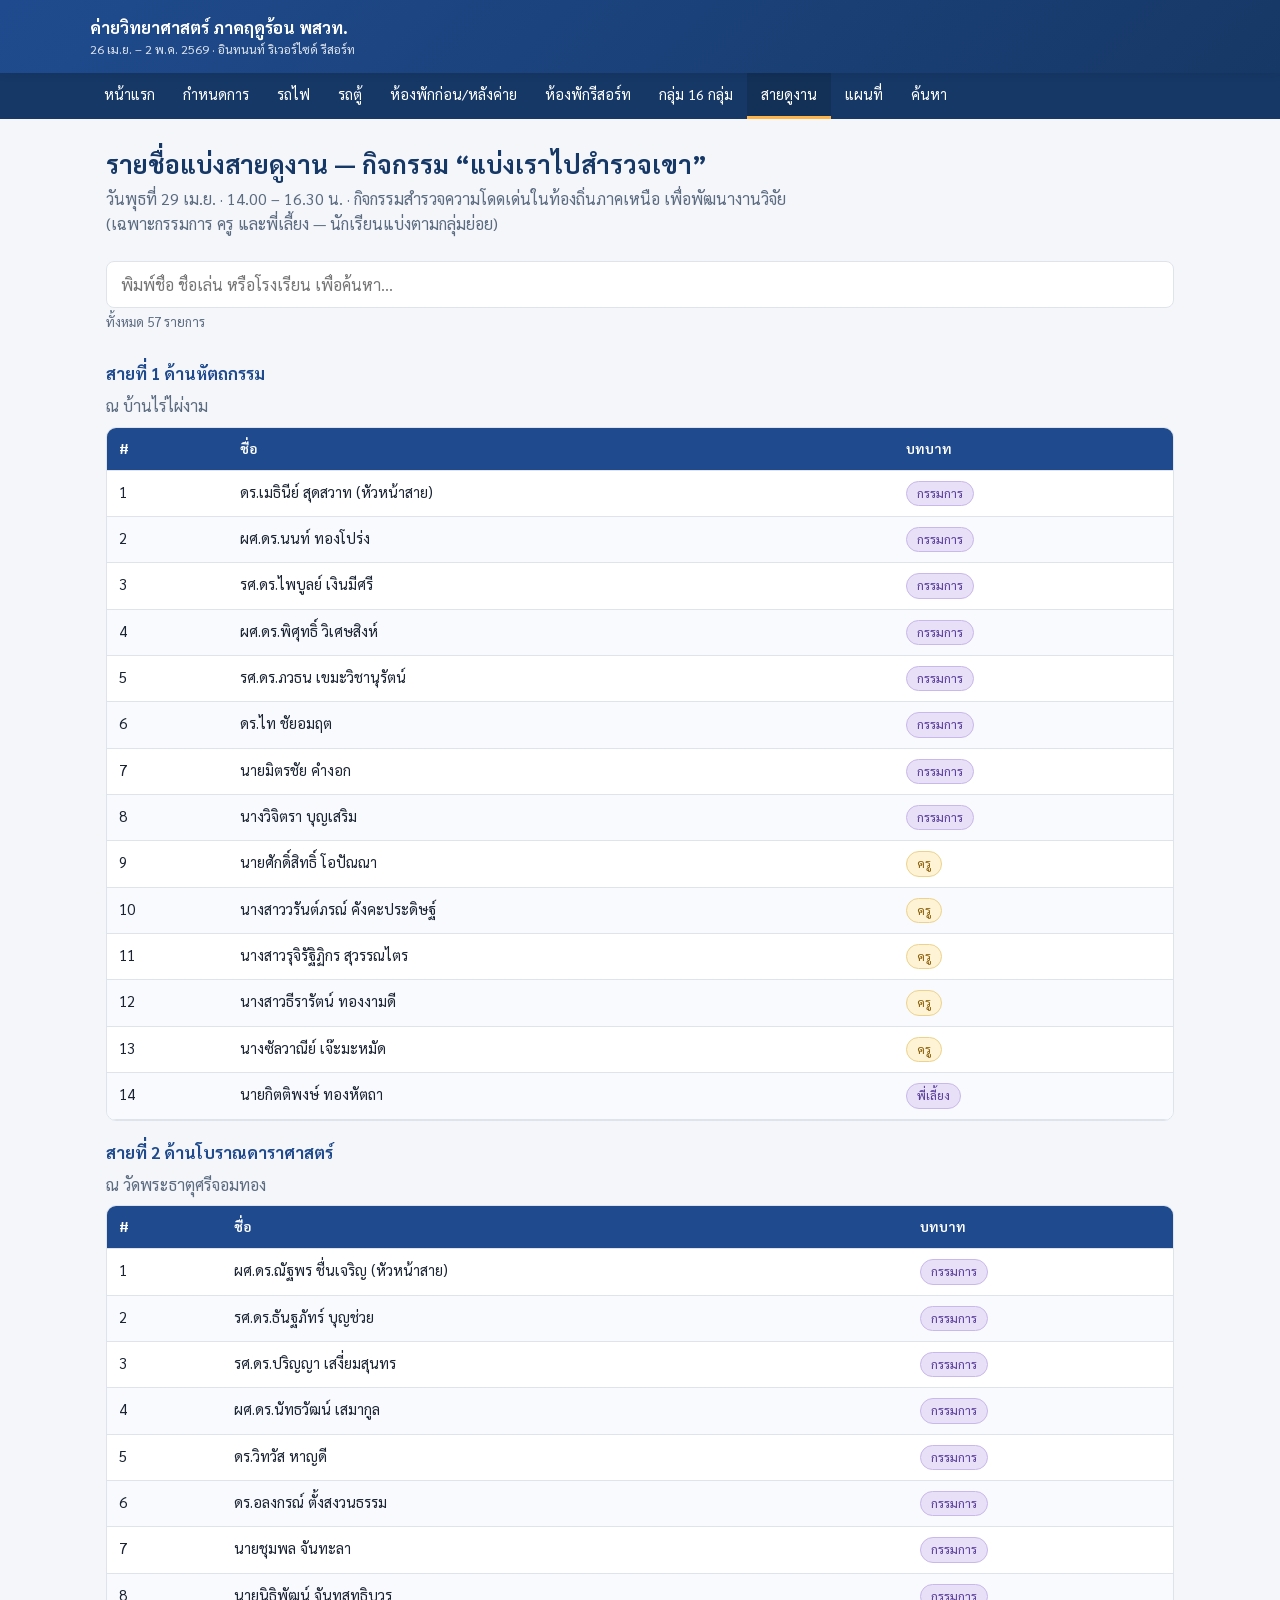
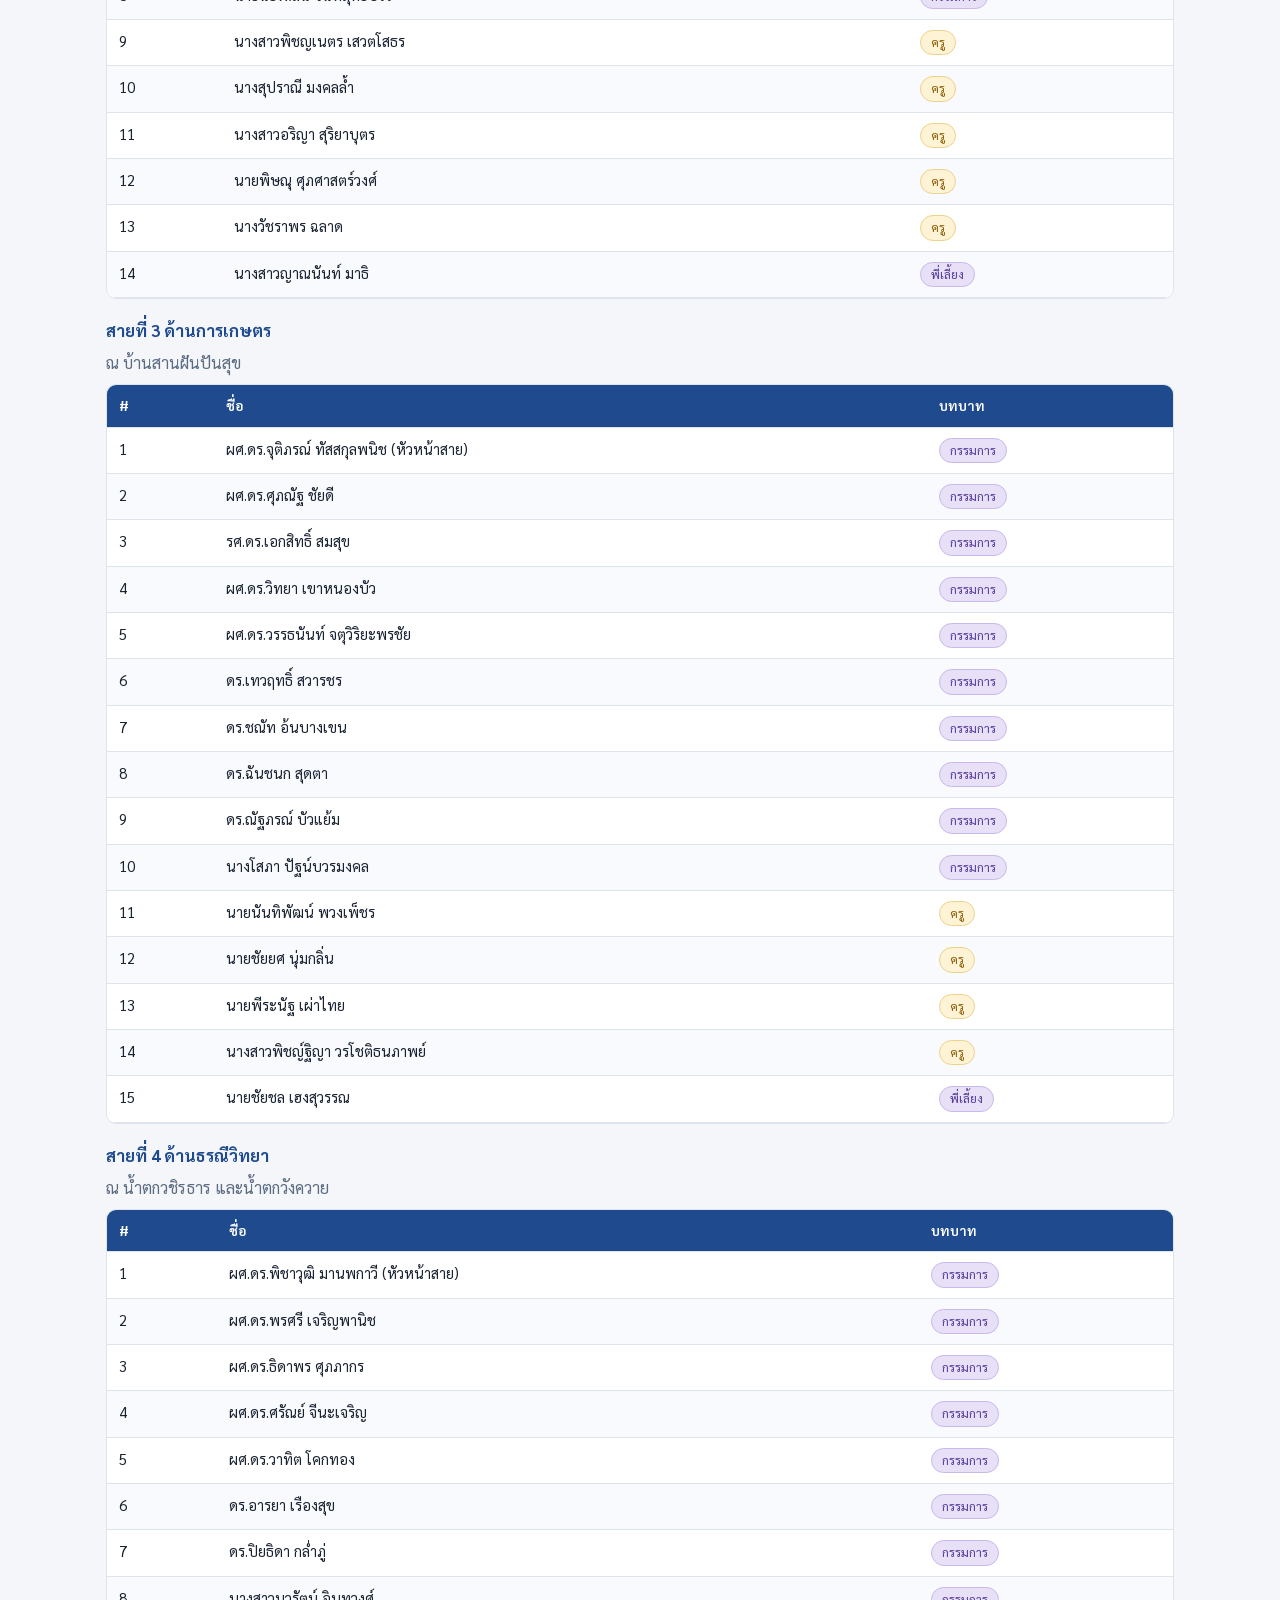
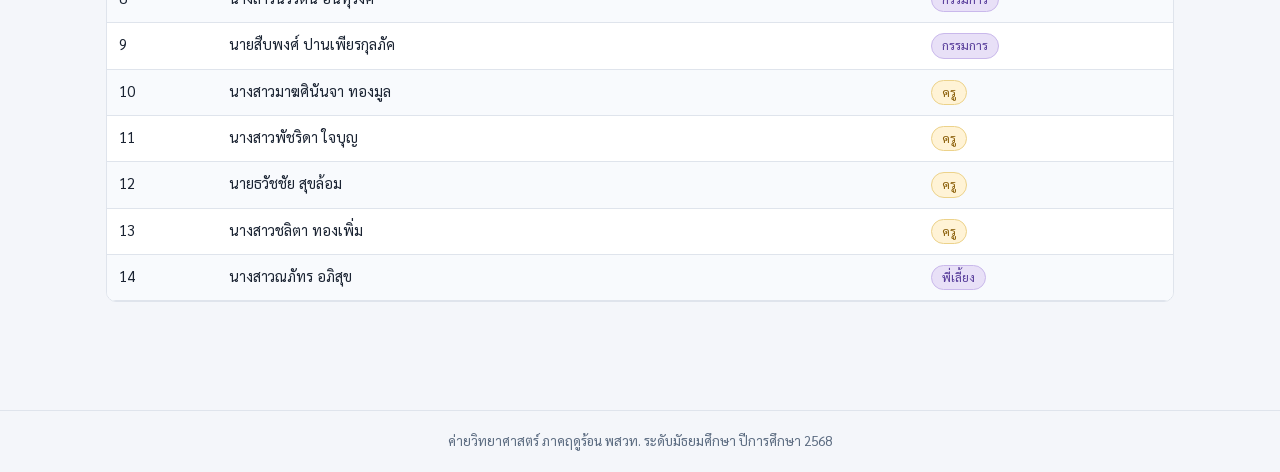
<file: dpst2025/field-trip.html>
<!DOCTYPE html>
<html lang="th">
<head>
<meta charset="UTF-8">
<meta name="viewport" content="width=device-width, initial-scale=1">
<title>สายดูงาน | ค่ายวิทยาศาสตร์ พสวท. 2568</title>
<link rel="stylesheet" href="assets/style.css">
<link rel="preconnect" href="https://fonts.googleapis.com">
<link rel="preconnect" href="https://fonts.gstatic.com" crossorigin>
<link href="https://fonts.googleapis.com/css2?family=Sarabun:wght@400;600;700&display=swap" rel="stylesheet">
</head>
<body>
<header class="site-header">
  <div class="wrap">
    <div class="brand">ค่ายวิทยาศาสตร์ ภาคฤดูร้อน พสวท.<small>26 เม.ย. – 2 พ.ค. 2569 · อินทนนท์ ริเวอร์ไซด์ รีสอร์ท</small></div>
    <button class="menu-toggle" aria-label="Menu">เมนู ☰</button>
  </div>
</header>
<nav class="site-nav">
  <div class="wrap">
    <a href="index.html">หน้าแรก</a>
    <a href="schedule.html">กำหนดการ</a>
    <a href="train.html">รถไฟ</a>
    <a href="vans.html">รถตู้</a>
    <a href="hotel-rooms.html">ห้องพักก่อน/หลังค่าย</a>
    <a href="accommodation.html">ห้องพักรีสอร์ท</a>
    <a href="groups.html">กลุ่ม 16 กลุ่ม</a>
    <a href="field-trip.html" class="active">สายดูงาน</a>
    <a href="map.html">แผนที่</a>
    <a href="search.html">ค้นหา</a>
  </div>
</nav>
<main>

  <h1>รายชื่อแบ่งสายดูงาน — กิจกรรม “แบ่งเราไปสำรวจเขา”</h1>
  <p class="lead">วันพุธที่ 29 เม.ย. · 14.00 – 16.30 น. · กิจกรรมสำรวจความโดดเด่นในท้องถิ่นภาคเหนือ เพื่อพัฒนางานวิจัย<br>(เฉพาะกรรมการ ครู และพี่เลี้ยง — นักเรียนแบ่งตามกลุ่มย่อย)</p>
  <div class="search-bar">
    <input id="search-input" type="search" placeholder="พิมพ์ชื่อ ชื่อเล่น หรือโรงเรียน เพื่อค้นหา…" autocomplete="off">
    <div class="search-stats" id="search-stats"></div>
  </div>

  <div class="table-section">
    <h3>สายที่ 1 ด้านหัตถกรรม</h3>
    <p style="color:var(--muted);margin:0 0 8px;">ณ บ้านไร่ไผ่งาม</p>
    <div class="table-wrap">
      <table data-searchable>
        <thead><tr><th>#</th><th>ชื่อ</th><th>บทบาท</th></tr></thead>
        <tbody>
<tr><td>1</td><td>ดร.เมธินีย์ สุดสวาท (หัวหน้าสาย)</td><td><span class="badge staff">กรรมการ</span></td></tr>
<tr><td>2</td><td>ผศ.ดร.นนท์ ทองโปร่ง</td><td><span class="badge staff">กรรมการ</span></td></tr>
<tr><td>3</td><td>รศ.ดร.ไพบูลย์ เงินมีศรี</td><td><span class="badge staff">กรรมการ</span></td></tr>
<tr><td>4</td><td>ผศ.ดร.พิศุทธิ์ วิเศษสิงห์</td><td><span class="badge staff">กรรมการ</span></td></tr>
<tr><td>5</td><td>รศ.ดร.ภวธน เขมะวิชานุรัตน์</td><td><span class="badge staff">กรรมการ</span></td></tr>
<tr><td>6</td><td>ดร.ไท ชัยอมฤต</td><td><span class="badge staff">กรรมการ</span></td></tr>
<tr><td>7</td><td>นายมิตรชัย คำงอก</td><td><span class="badge staff">กรรมการ</span></td></tr>
<tr><td>8</td><td>นางวิจิตรา บุญเสริม</td><td><span class="badge staff">กรรมการ</span></td></tr>
<tr><td>9</td><td>นายศักดิ์สิทธิ์ โอปัณณา</td><td><span class="badge teacher">ครู</span></td></tr>
<tr><td>10</td><td>นางสาววรันต์ภรณ์ คังคะประดิษฐ์</td><td><span class="badge teacher">ครู</span></td></tr>
<tr><td>11</td><td>นางสาวรุจิรัฐิฏิกร สุวรรณไตร</td><td><span class="badge teacher">ครู</span></td></tr>
<tr><td>12</td><td>นางสาวธีรารัตน์ ทองงามดี</td><td><span class="badge teacher">ครู</span></td></tr>
<tr><td>13</td><td>นางซัลวาณีย์ เจ๊ะมะหมัด</td><td><span class="badge teacher">ครู</span></td></tr>
<tr><td>14</td><td>นายกิตติพงษ์ ทองหัตถา</td><td><span class="badge staff">พี่เลี้ยง</span></td></tr>
        </tbody>
      </table>
    </div>
  </div>

  <div class="table-section">
    <h3>สายที่ 2 ด้านโบราณดาราศาสตร์</h3>
    <p style="color:var(--muted);margin:0 0 8px;">ณ วัดพระธาตุศรีจอมทอง</p>
    <div class="table-wrap">
      <table data-searchable>
        <thead><tr><th>#</th><th>ชื่อ</th><th>บทบาท</th></tr></thead>
        <tbody>
<tr><td>1</td><td>ผศ.ดร.ณัฐพร ชื่นเจริญ (หัวหน้าสาย)</td><td><span class="badge staff">กรรมการ</span></td></tr>
<tr><td>2</td><td>รศ.ดร.ธันฐภัทร์ บุญช่วย</td><td><span class="badge staff">กรรมการ</span></td></tr>
<tr><td>3</td><td>รศ.ดร.ปริญญา เสงี่ยมสุนทร</td><td><span class="badge staff">กรรมการ</span></td></tr>
<tr><td>4</td><td>ผศ.ดร.นัทธวัฒน์ เสมากูล</td><td><span class="badge staff">กรรมการ</span></td></tr>
<tr><td>5</td><td>ดร.วิทวัส หาญดี</td><td><span class="badge staff">กรรมการ</span></td></tr>
<tr><td>6</td><td>ดร.อลงกรณ์ ตั้งสงวนธรรม</td><td><span class="badge staff">กรรมการ</span></td></tr>
<tr><td>7</td><td>นายชุมพล จันทะลา</td><td><span class="badge staff">กรรมการ</span></td></tr>
<tr><td>8</td><td>นายนิธิพัฒน์ จันทสุทธิบวร</td><td><span class="badge staff">กรรมการ</span></td></tr>
<tr><td>9</td><td>นางสาวพิชญเนตร เสวตโสธร</td><td><span class="badge teacher">ครู</span></td></tr>
<tr><td>10</td><td>นางสุปราณี มงคลล้ำ</td><td><span class="badge teacher">ครู</span></td></tr>
<tr><td>11</td><td>นางสาวอริญา สุริยาบุตร</td><td><span class="badge teacher">ครู</span></td></tr>
<tr><td>12</td><td>นายพิษณุ ศุภศาสตร์วงศ์</td><td><span class="badge teacher">ครู</span></td></tr>
<tr><td>13</td><td>นางวัชราพร ฉลาด</td><td><span class="badge teacher">ครู</span></td></tr>
<tr><td>14</td><td>นางสาวญาณนันท์ มาธิ</td><td><span class="badge staff">พี่เลี้ยง</span></td></tr>
        </tbody>
      </table>
    </div>
  </div>

  <div class="table-section">
    <h3>สายที่ 3 ด้านการเกษตร</h3>
    <p style="color:var(--muted);margin:0 0 8px;">ณ บ้านสานฝันปันสุข</p>
    <div class="table-wrap">
      <table data-searchable>
        <thead><tr><th>#</th><th>ชื่อ</th><th>บทบาท</th></tr></thead>
        <tbody>
<tr><td>1</td><td>ผศ.ดร.จุติภรณ์ ทัสสกุลพนิช (หัวหน้าสาย)</td><td><span class="badge staff">กรรมการ</span></td></tr>
<tr><td>2</td><td>ผศ.ดร.ศุภณัฐ ชัยดี</td><td><span class="badge staff">กรรมการ</span></td></tr>
<tr><td>3</td><td>รศ.ดร.เอกสิทธิ์ สมสุข</td><td><span class="badge staff">กรรมการ</span></td></tr>
<tr><td>4</td><td>ผศ.ดร.วิทยา เขาหนองบัว</td><td><span class="badge staff">กรรมการ</span></td></tr>
<tr><td>5</td><td>ผศ.ดร.วรรธนันท์ จตุวิริยะพรชัย</td><td><span class="badge staff">กรรมการ</span></td></tr>
<tr><td>6</td><td>ดร.เทวฤทธิ์ สวารชร</td><td><span class="badge staff">กรรมการ</span></td></tr>
<tr><td>7</td><td>ดร.ชณัท อ้นบางเขน</td><td><span class="badge staff">กรรมการ</span></td></tr>
<tr><td>8</td><td>ดร.ฉันชนก สุดตา</td><td><span class="badge staff">กรรมการ</span></td></tr>
<tr><td>9</td><td>ดร.ณัฐภรณ์ บัวแย้ม</td><td><span class="badge staff">กรรมการ</span></td></tr>
<tr><td>10</td><td>นางโสภา ปัฐน์บวรมงคล</td><td><span class="badge staff">กรรมการ</span></td></tr>
<tr><td>11</td><td>นายนันทิพัฒน์ พวงเพ็ชร</td><td><span class="badge teacher">ครู</span></td></tr>
<tr><td>12</td><td>นายชัยยศ นุ่มกลิ่น</td><td><span class="badge teacher">ครู</span></td></tr>
<tr><td>13</td><td>นายพีระนัฐ เผ่าไทย</td><td><span class="badge teacher">ครู</span></td></tr>
<tr><td>14</td><td>นางสาวพิชญ์ฐิญา วรโชติธนภาพย์</td><td><span class="badge teacher">ครู</span></td></tr>
<tr><td>15</td><td>นายชัยชล เฮงสุวรรณ</td><td><span class="badge staff">พี่เลี้ยง</span></td></tr>
        </tbody>
      </table>
    </div>
  </div>

  <div class="table-section">
    <h3>สายที่ 4 ด้านธรณีวิทยา</h3>
    <p style="color:var(--muted);margin:0 0 8px;">ณ น้ำตกวชิรธาร และน้ำตกวังควาย</p>
    <div class="table-wrap">
      <table data-searchable>
        <thead><tr><th>#</th><th>ชื่อ</th><th>บทบาท</th></tr></thead>
        <tbody>
<tr><td>1</td><td>ผศ.ดร.พิชาวุฒิ มานพกาวี (หัวหน้าสาย)</td><td><span class="badge staff">กรรมการ</span></td></tr>
<tr><td>2</td><td>ผศ.ดร.พรศรี เจริญพานิช</td><td><span class="badge staff">กรรมการ</span></td></tr>
<tr><td>3</td><td>ผศ.ดร.ธิดาพร ศุภภากร</td><td><span class="badge staff">กรรมการ</span></td></tr>
<tr><td>4</td><td>ผศ.ดร.ศรัณย์ จีนะเจริญ</td><td><span class="badge staff">กรรมการ</span></td></tr>
<tr><td>5</td><td>ผศ.ดร.วาทิต โคกทอง</td><td><span class="badge staff">กรรมการ</span></td></tr>
<tr><td>6</td><td>ดร.อารยา เรืองสุข</td><td><span class="badge staff">กรรมการ</span></td></tr>
<tr><td>7</td><td>ดร.ปิยธิดา กล่ำภู่</td><td><span class="badge staff">กรรมการ</span></td></tr>
<tr><td>8</td><td>นางสาวนวรัตน์ อินทุวงศ์</td><td><span class="badge staff">กรรมการ</span></td></tr>
<tr><td>9</td><td>นายสืบพงศ์ ปานเพียรกุลภัค</td><td><span class="badge staff">กรรมการ</span></td></tr>
<tr><td>10</td><td>นางสาวมาฆศินันจา ทองมูล</td><td><span class="badge teacher">ครู</span></td></tr>
<tr><td>11</td><td>นางสาวพัชริดา ใจบุญ</td><td><span class="badge teacher">ครู</span></td></tr>
<tr><td>12</td><td>นายธวัชชัย สุขล้อม</td><td><span class="badge teacher">ครู</span></td></tr>
<tr><td>13</td><td>นางสาวชลิตา ทองเพิ่ม</td><td><span class="badge teacher">ครู</span></td></tr>
<tr><td>14</td><td>นางสาวณภัทร อภิสุข</td><td><span class="badge staff">พี่เลี้ยง</span></td></tr>
        </tbody>
      </table>
    </div>
  </div>
</main>
<footer>
  ค่ายวิทยาศาสตร์ ภาคฤดูร้อน พสวท. ระดับมัธยมศึกษา ปีการศึกษา 2568
</footer>
<script src="assets/search.js"></script>
</body>
</html>
</file>
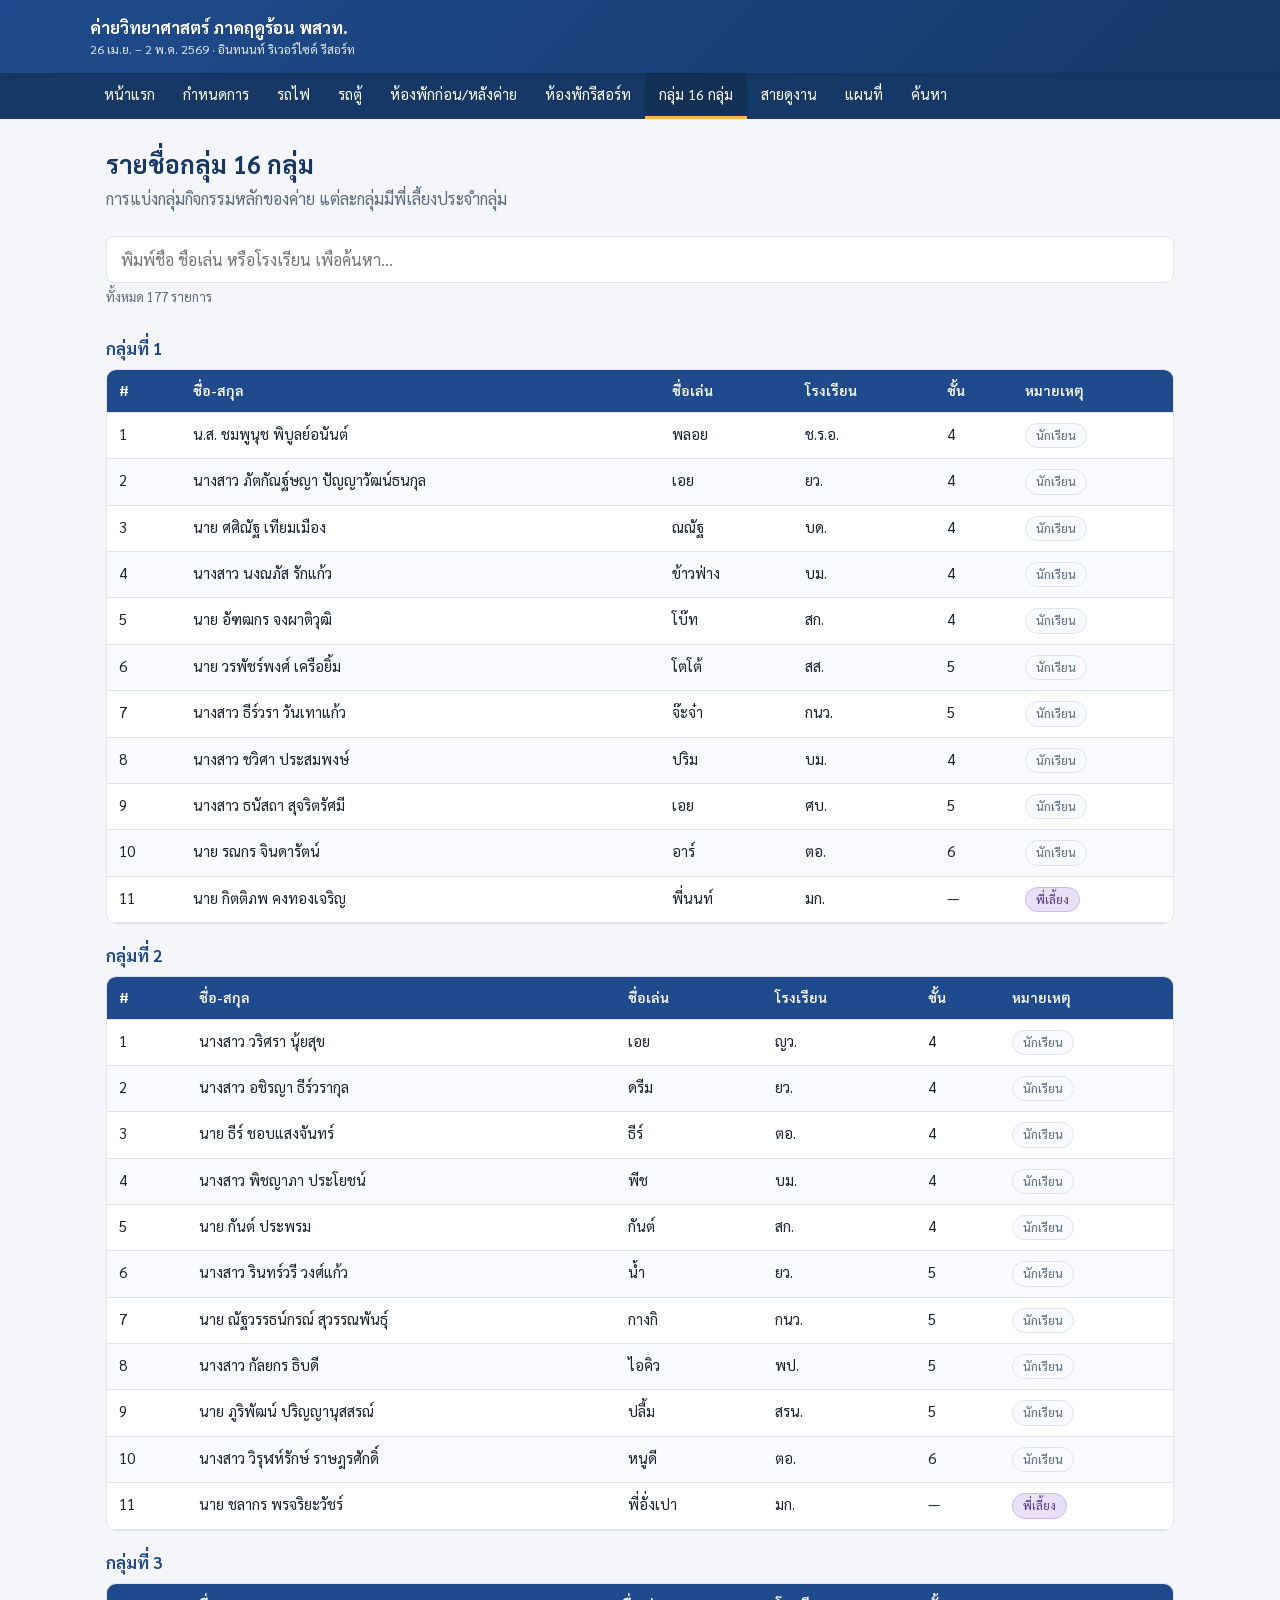
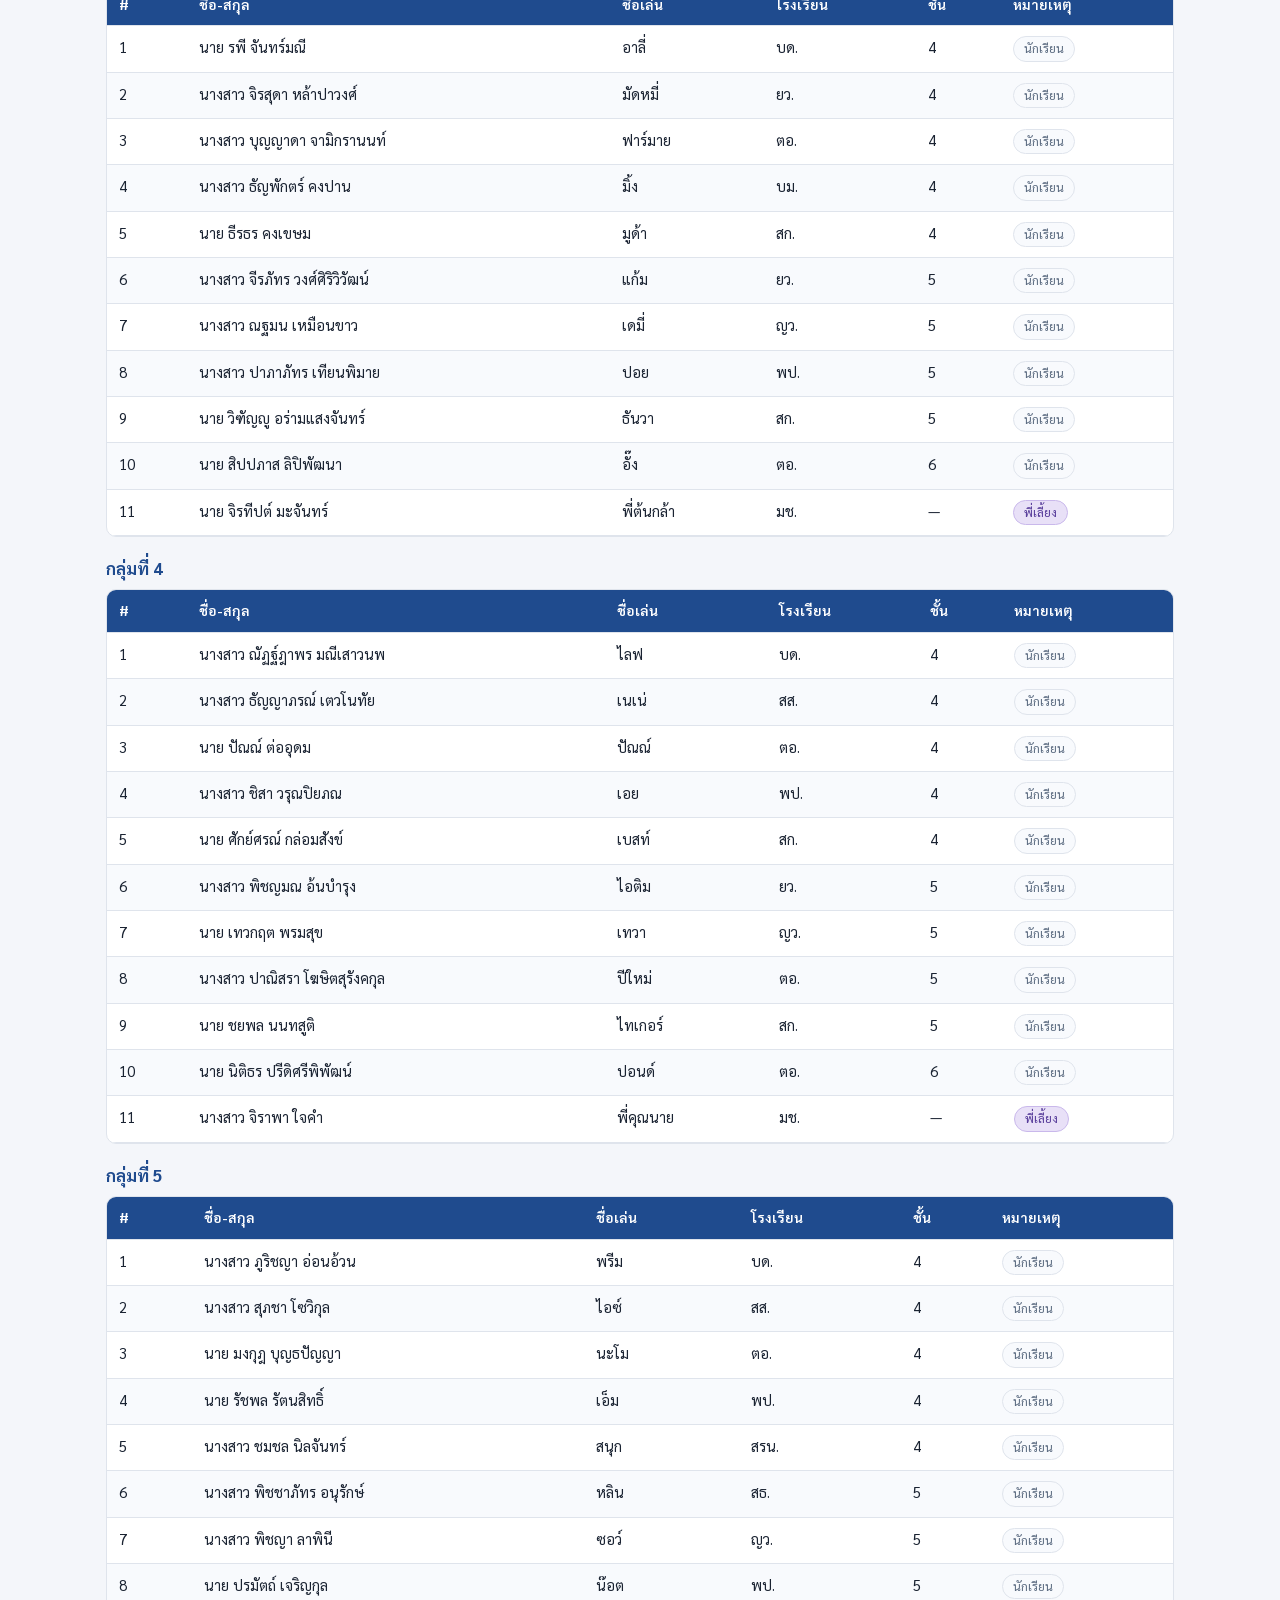
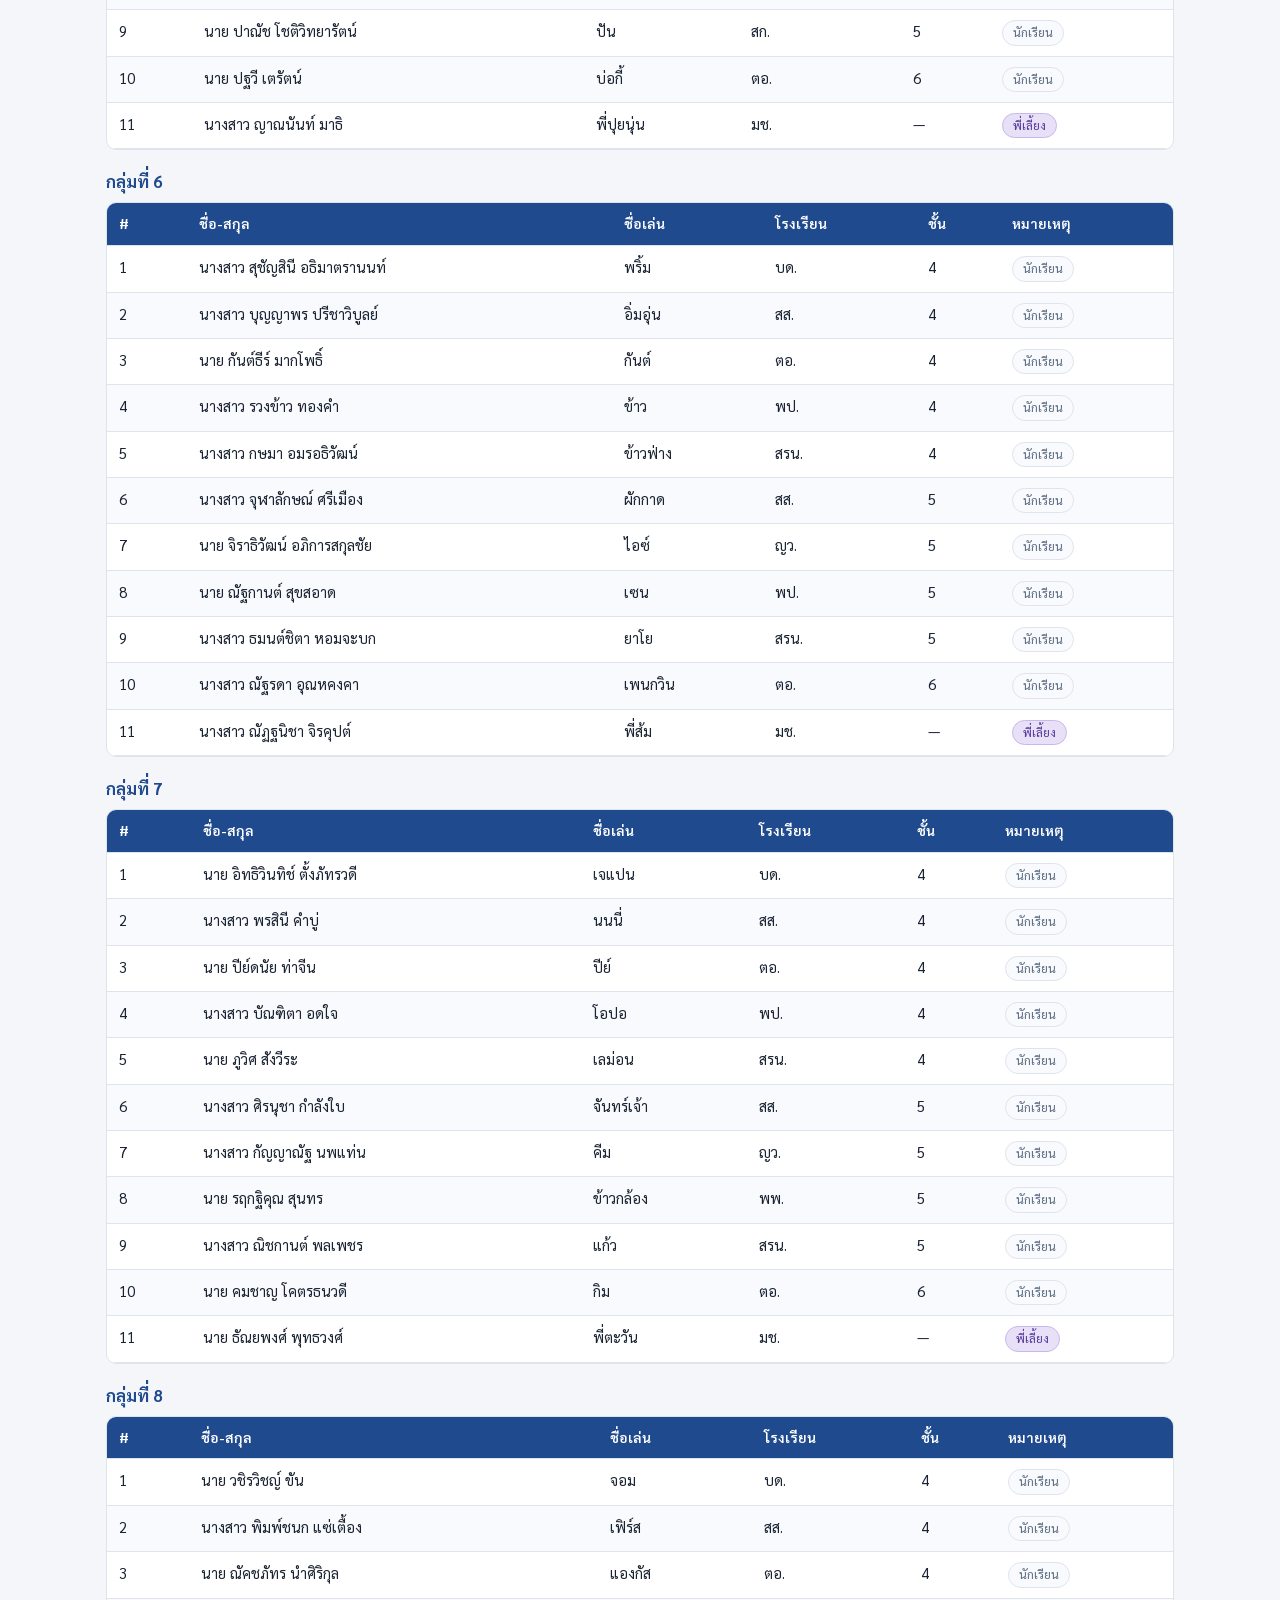
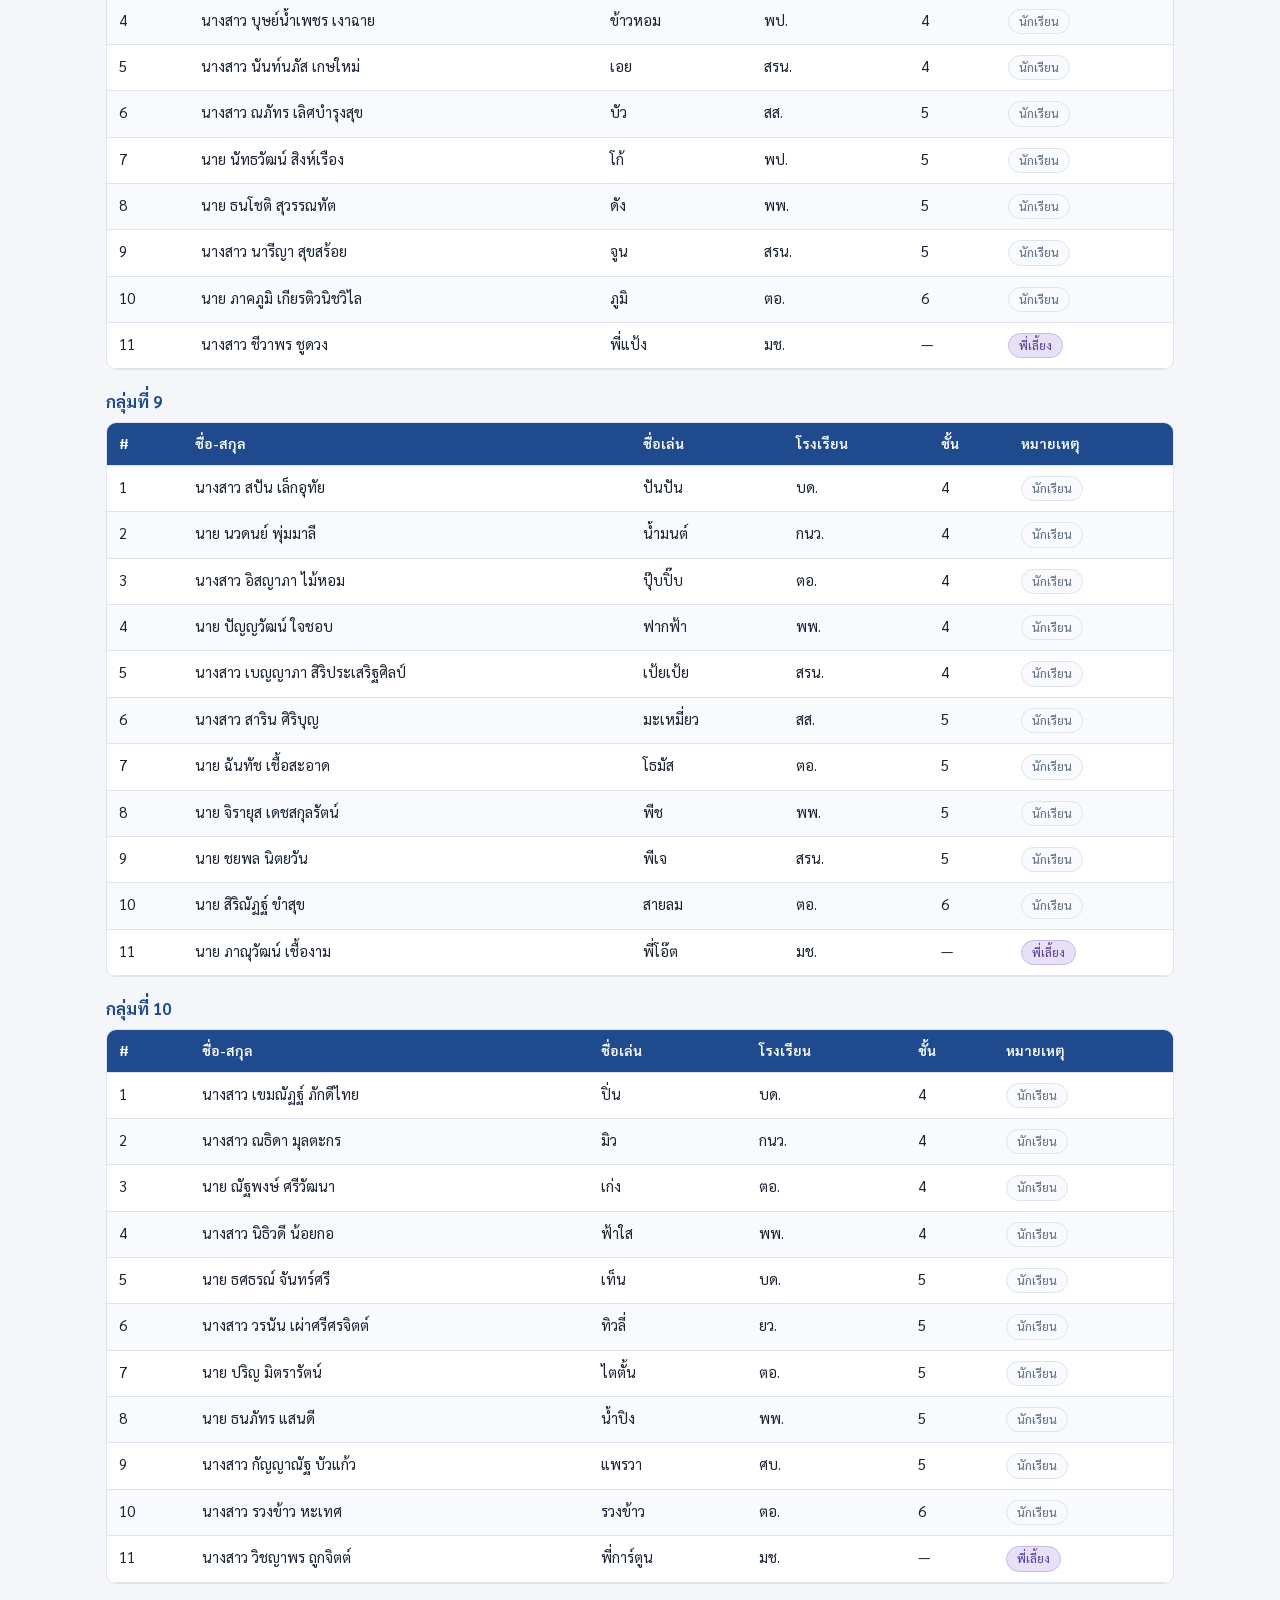
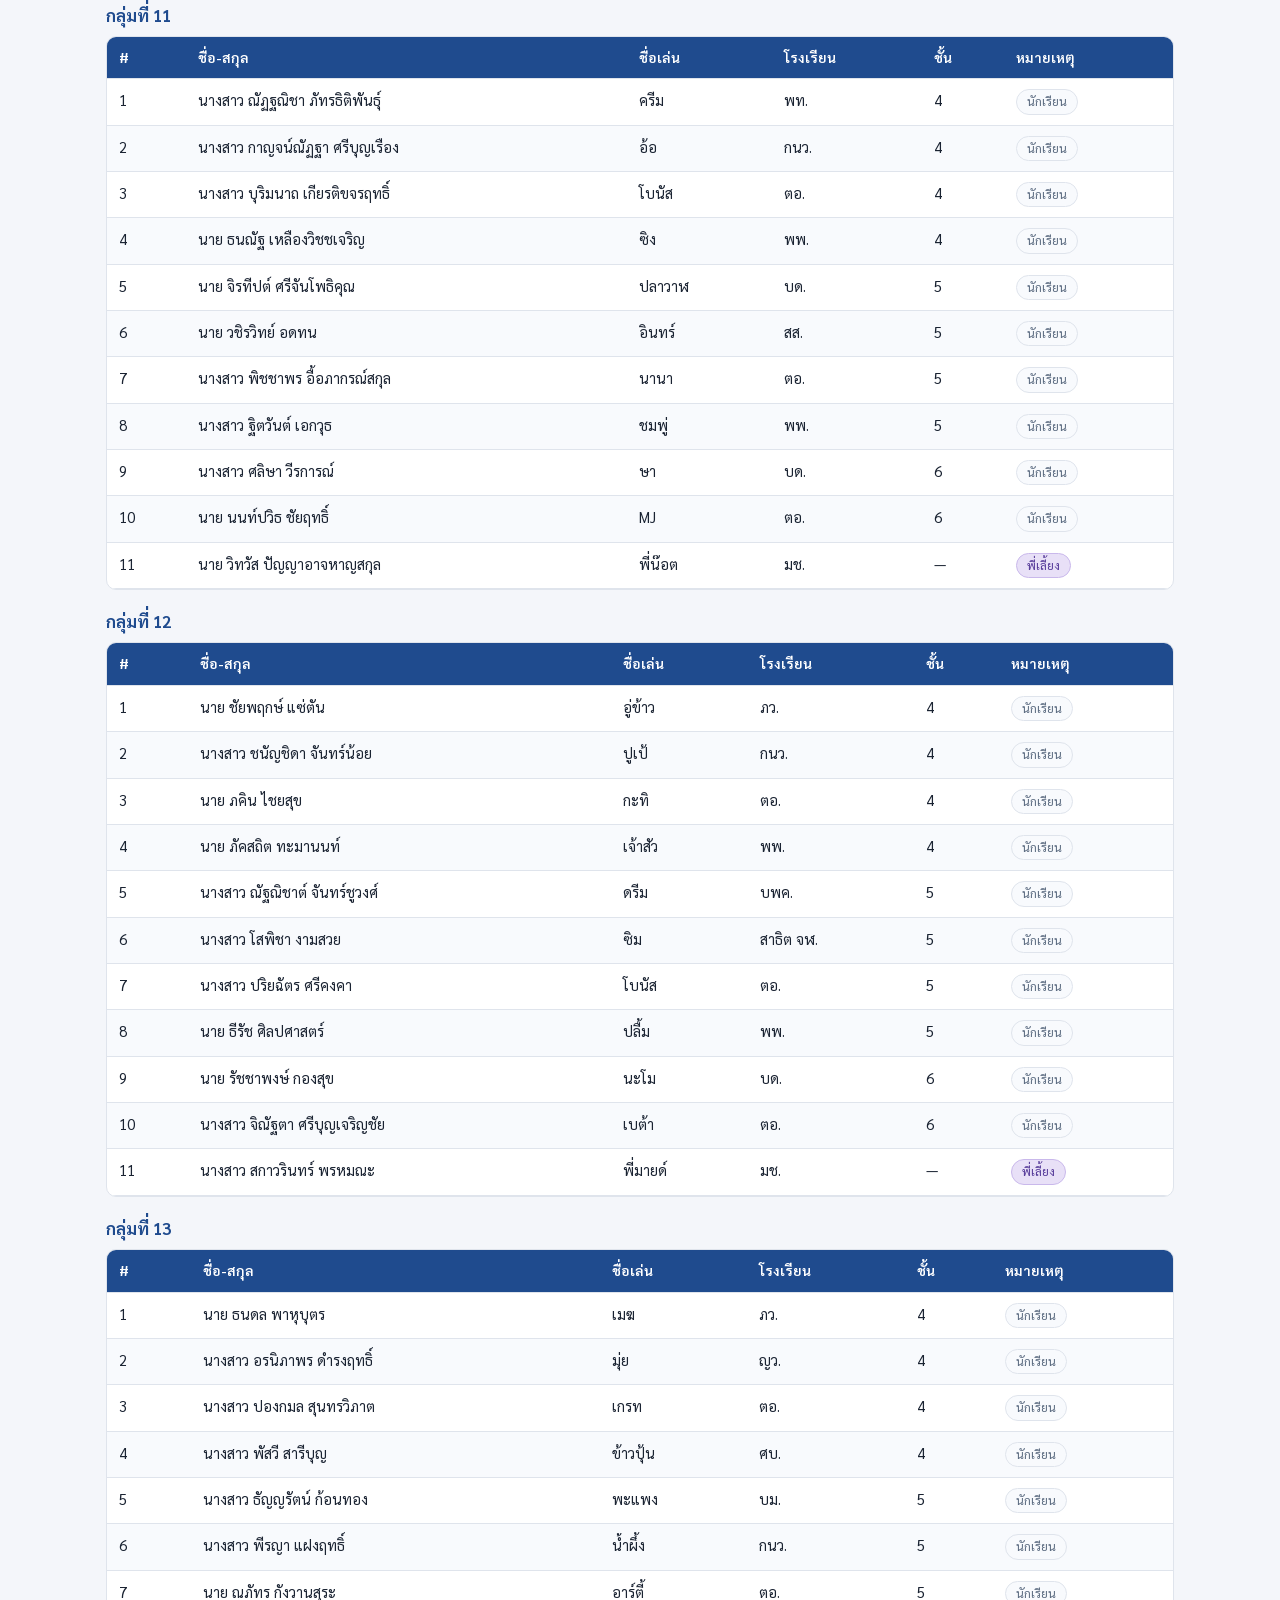
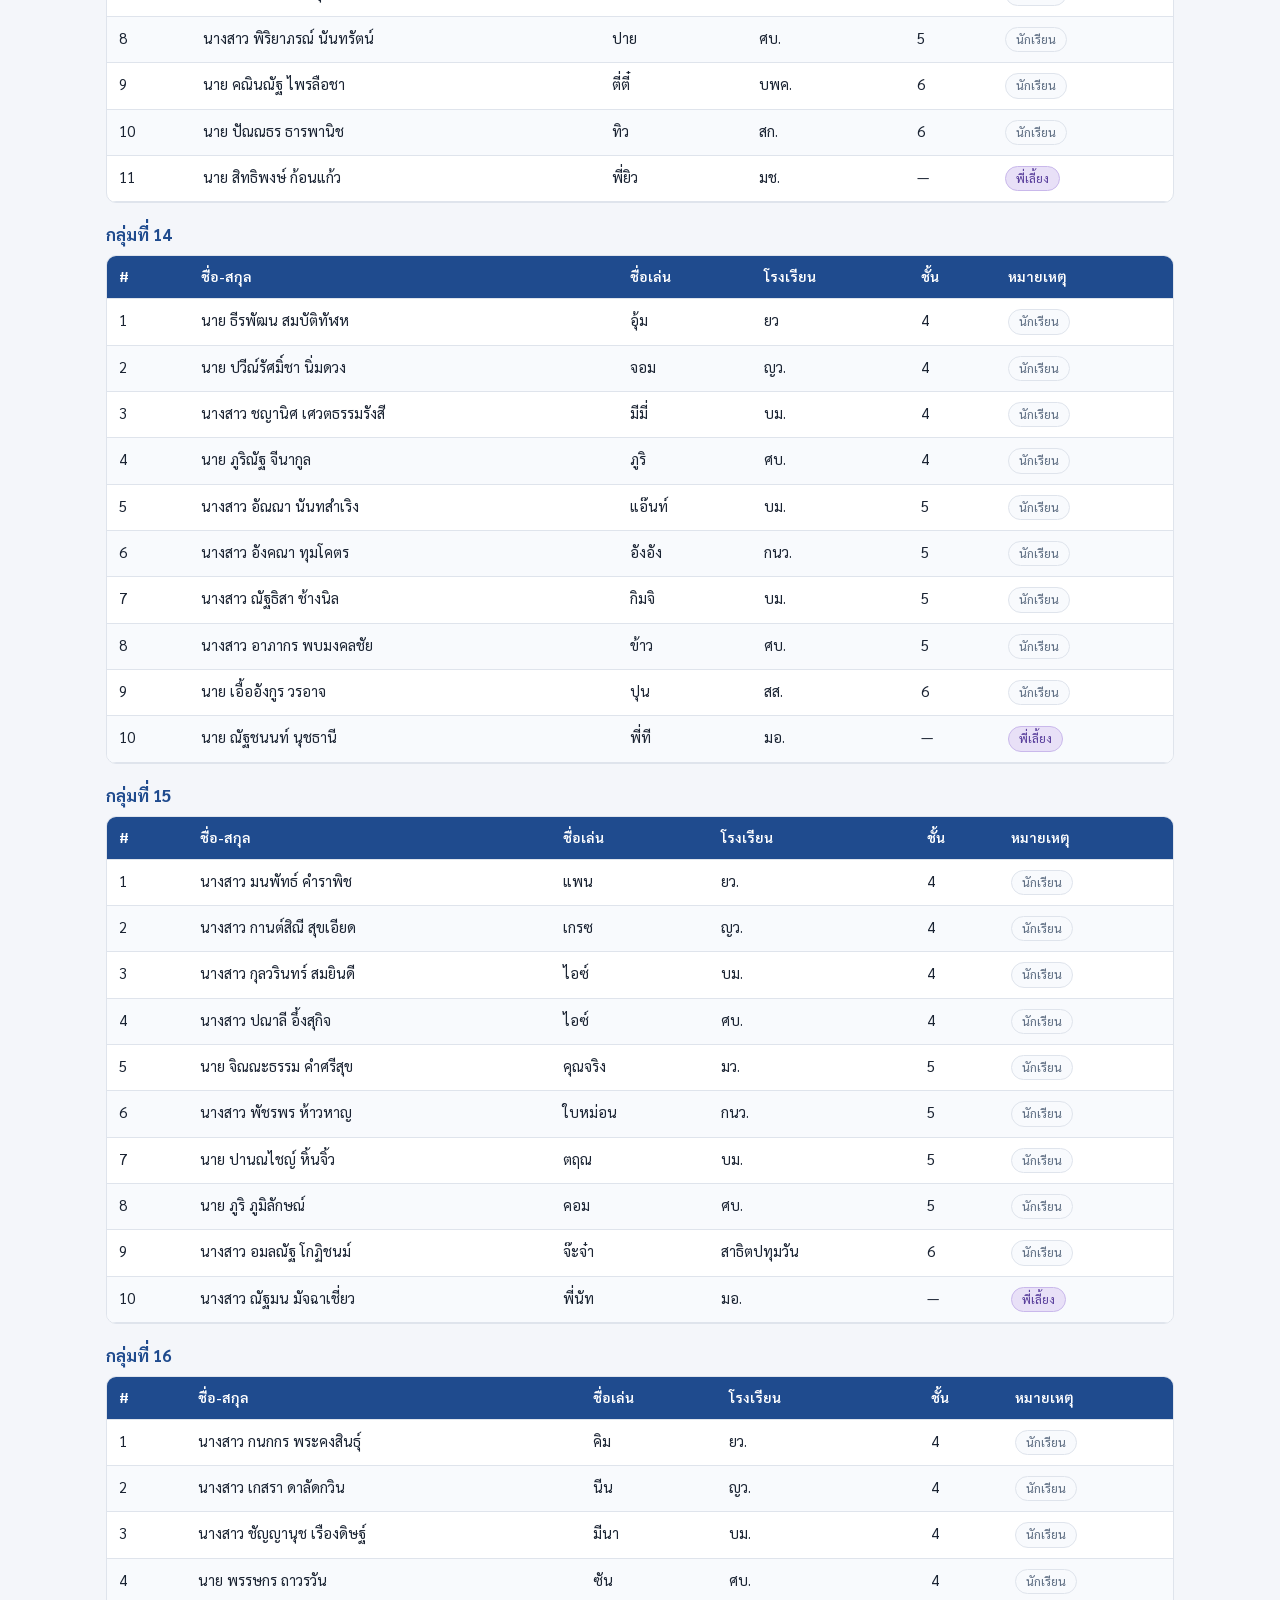
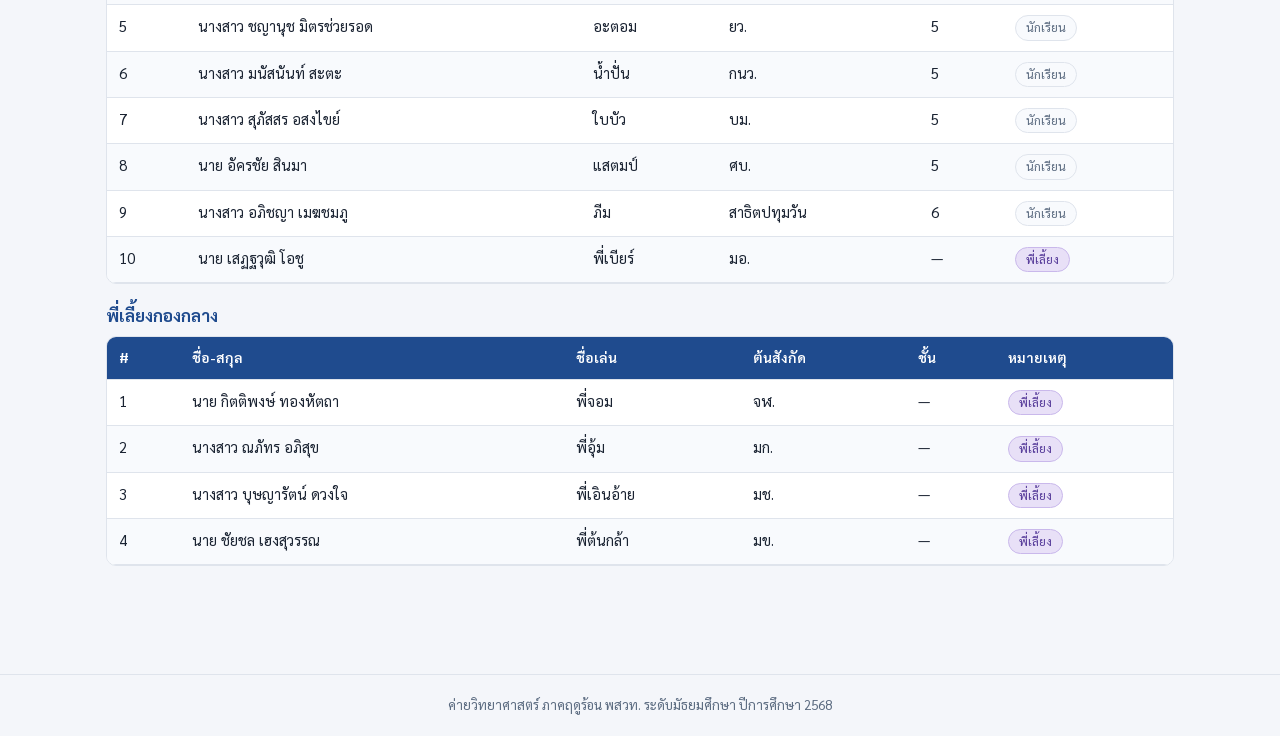
<file: dpst2025/groups.html>
<!DOCTYPE html>
<html lang="th">
<head>
<meta charset="UTF-8">
<meta name="viewport" content="width=device-width, initial-scale=1">
<title>รายชื่อกลุ่ม 16 กลุ่ม | ค่ายวิทยาศาสตร์ พสวท. 2568</title>
<link rel="stylesheet" href="assets/style.css">
<link rel="preconnect" href="https://fonts.googleapis.com">
<link rel="preconnect" href="https://fonts.gstatic.com" crossorigin>
<link href="https://fonts.googleapis.com/css2?family=Sarabun:wght@400;600;700&display=swap" rel="stylesheet">
</head>
<body>
<header class="site-header">
  <div class="wrap">
    <div class="brand">ค่ายวิทยาศาสตร์ ภาคฤดูร้อน พสวท.<small>26 เม.ย. – 2 พ.ค. 2569 · อินทนนท์ ริเวอร์ไซด์ รีสอร์ท</small></div>
    <button class="menu-toggle" aria-label="Menu">เมนู ☰</button>
  </div>
</header>
<nav class="site-nav">
  <div class="wrap">
    <a href="index.html">หน้าแรก</a>
    <a href="schedule.html">กำหนดการ</a>
    <a href="train.html">รถไฟ</a>
    <a href="vans.html">รถตู้</a>
    <a href="hotel-rooms.html">ห้องพักก่อน/หลังค่าย</a>
    <a href="accommodation.html">ห้องพักรีสอร์ท</a>
    <a href="groups.html" class="active">กลุ่ม 16 กลุ่ม</a>
    <a href="field-trip.html">สายดูงาน</a>
    <a href="map.html">แผนที่</a>
    <a href="search.html">ค้นหา</a>
  </div>
</nav>
<main>

  <h1>รายชื่อกลุ่ม 16 กลุ่ม</h1>
  <p class="lead">การแบ่งกลุ่มกิจกรรมหลักของค่าย แต่ละกลุ่มมีพี่เลี้ยงประจำกลุ่ม</p>
  <div class="search-bar">
    <input id="search-input" type="search" placeholder="พิมพ์ชื่อ ชื่อเล่น หรือโรงเรียน เพื่อค้นหา…" autocomplete="off">
    <div class="search-stats" id="search-stats"></div>
  </div>

  <div class="table-section">
    <h3>กลุ่มที่ 1</h3>
    <div class="table-wrap">
      <table data-searchable>
        <thead><tr><th>#</th><th>ชื่อ-สกุล</th><th>ชื่อเล่น</th><th>โรงเรียน</th><th>ชั้น</th><th>หมายเหตุ</th></tr></thead>
        <tbody>
<tr><td>1</td><td>น.ส. ชมพูนุช พิบูลย์อนันต์</td><td>พลอย</td><td>ช.ร.อ.</td><td>4</td><td><span class="badge">นักเรียน</span></td></tr>
<tr><td>2</td><td>นางสาว ภัตกัณฐ์ษญา ปัญญาวัฒน์ธนกุล</td><td>เอย</td><td>ยว.</td><td>4</td><td><span class="badge">นักเรียน</span></td></tr>
<tr><td>3</td><td>นาย ศศิณัฐ เทียมเมือง</td><td>ณณัฐ</td><td>บด.</td><td>4</td><td><span class="badge">นักเรียน</span></td></tr>
<tr><td>4</td><td>นางสาว นงณภัส รักแก้ว</td><td>ข้าวฟ่าง</td><td>บม.</td><td>4</td><td><span class="badge">นักเรียน</span></td></tr>
<tr><td>5</td><td>นาย อัฑฒกร จงผาติวุฒิ</td><td>โบ๊ท</td><td>สก.</td><td>4</td><td><span class="badge">นักเรียน</span></td></tr>
<tr><td>6</td><td>นาย วรพัชร์พงศ์ เครือยิ้ม</td><td>โตโต้</td><td>สส.</td><td>5</td><td><span class="badge">นักเรียน</span></td></tr>
<tr><td>7</td><td>นางสาว ธีร์วรา วันเทาแก้ว</td><td>จ๊ะจ๋า</td><td>กนว.</td><td>5</td><td><span class="badge">นักเรียน</span></td></tr>
<tr><td>8</td><td>นางสาว ชวิศา ประสมพงษ์</td><td>ปริม</td><td>บม.</td><td>4</td><td><span class="badge">นักเรียน</span></td></tr>
<tr><td>9</td><td>นางสาว ธนัสถา สุจริตรัศมี</td><td>เอย</td><td>ศบ.</td><td>5</td><td><span class="badge">นักเรียน</span></td></tr>
<tr><td>10</td><td>นาย รณกร จินดารัตน์</td><td>อาร์</td><td>ตอ.</td><td>6</td><td><span class="badge">นักเรียน</span></td></tr>
<tr><td>11</td><td>นาย กิตติภพ คงทองเจริญ</td><td>พี่นนท์</td><td>มก.</td><td>—</td><td><span class="badge staff">พี่เลี้ยง</span></td></tr>
        </tbody>
      </table>
    </div>
  </div>

  <div class="table-section">
    <h3>กลุ่มที่ 2</h3>
    <div class="table-wrap">
      <table data-searchable>
        <thead><tr><th>#</th><th>ชื่อ-สกุล</th><th>ชื่อเล่น</th><th>โรงเรียน</th><th>ชั้น</th><th>หมายเหตุ</th></tr></thead>
        <tbody>
<tr><td>1</td><td>นางสาว วริศรา นุ้ยสุข</td><td>เอย</td><td>ญว.</td><td>4</td><td><span class="badge">นักเรียน</span></td></tr>
<tr><td>2</td><td>นางสาว อชิรญา ธีร์วรากุล</td><td>ดรีม</td><td>ยว.</td><td>4</td><td><span class="badge">นักเรียน</span></td></tr>
<tr><td>3</td><td>นาย ธีร์ ชอบแสงจันทร์</td><td>ธีร์</td><td>ตอ.</td><td>4</td><td><span class="badge">นักเรียน</span></td></tr>
<tr><td>4</td><td>นางสาว พิชญาภา ประโยชน์</td><td>พีช</td><td>บม.</td><td>4</td><td><span class="badge">นักเรียน</span></td></tr>
<tr><td>5</td><td>นาย กันต์ ประพรม</td><td>กันต์</td><td>สก.</td><td>4</td><td><span class="badge">นักเรียน</span></td></tr>
<tr><td>6</td><td>นางสาว รินทร์วรี วงศ์แก้ว</td><td>น้ำ</td><td>ยว.</td><td>5</td><td><span class="badge">นักเรียน</span></td></tr>
<tr><td>7</td><td>นาย ณัฐวรรธน์กรณ์ สุวรรณพันธุ์</td><td>กางกิ</td><td>กนว.</td><td>5</td><td><span class="badge">นักเรียน</span></td></tr>
<tr><td>8</td><td>นางสาว กัลยกร ธิบดี</td><td>ไอคิว</td><td>พป.</td><td>5</td><td><span class="badge">นักเรียน</span></td></tr>
<tr><td>9</td><td>นาย ภูริพัฒน์ ปริญญานุสสรณ์</td><td>ปลื้ม</td><td>สรน.</td><td>5</td><td><span class="badge">นักเรียน</span></td></tr>
<tr><td>10</td><td>นางสาว วิรุฬห์รักษ์ ราษฎรศักดิ์</td><td>หนูดี</td><td>ตอ.</td><td>6</td><td><span class="badge">นักเรียน</span></td></tr>
<tr><td>11</td><td>นาย ชลากร พรจริยะวัชร์</td><td>พี่อั่งเปา</td><td>มก.</td><td>—</td><td><span class="badge staff">พี่เลี้ยง</span></td></tr>
        </tbody>
      </table>
    </div>
  </div>

  <div class="table-section">
    <h3>กลุ่มที่ 3</h3>
    <div class="table-wrap">
      <table data-searchable>
        <thead><tr><th>#</th><th>ชื่อ-สกุล</th><th>ชื่อเล่น</th><th>โรงเรียน</th><th>ชั้น</th><th>หมายเหตุ</th></tr></thead>
        <tbody>
<tr><td>1</td><td>นาย รพี จันทร์มณี</td><td>อาลี่</td><td>บด.</td><td>4</td><td><span class="badge">นักเรียน</span></td></tr>
<tr><td>2</td><td>นางสาว จิรสุดา หล้าปาวงศ์</td><td>มัดหมี่</td><td>ยว.</td><td>4</td><td><span class="badge">นักเรียน</span></td></tr>
<tr><td>3</td><td>นางสาว บุญญาดา จามิกรานนท์</td><td>ฟาร์มาย</td><td>ตอ.</td><td>4</td><td><span class="badge">นักเรียน</span></td></tr>
<tr><td>4</td><td>นางสาว ธัญพักตร์ คงปาน</td><td>มิ้ง</td><td>บม.</td><td>4</td><td><span class="badge">นักเรียน</span></td></tr>
<tr><td>5</td><td>นาย ธีรธร คงเขษม</td><td>มูด้า</td><td>สก.</td><td>4</td><td><span class="badge">นักเรียน</span></td></tr>
<tr><td>6</td><td>นางสาว จีรภัทร วงศ์ศิริวิวัฒน์</td><td>แก้ม</td><td>ยว.</td><td>5</td><td><span class="badge">นักเรียน</span></td></tr>
<tr><td>7</td><td>นางสาว ณฐมน เหมือนขาว</td><td>เดมี่</td><td>ญว.</td><td>5</td><td><span class="badge">นักเรียน</span></td></tr>
<tr><td>8</td><td>นางสาว ปาภาภัทร เทียนพิมาย</td><td>ปอย</td><td>พป.</td><td>5</td><td><span class="badge">นักเรียน</span></td></tr>
<tr><td>9</td><td>นาย วิฑัญญู อร่ามแสงจันทร์</td><td>ธันวา</td><td>สก.</td><td>5</td><td><span class="badge">นักเรียน</span></td></tr>
<tr><td>10</td><td>นาย สิปปภาส ลิปิพัฒนา</td><td>อั๊ง</td><td>ตอ.</td><td>6</td><td><span class="badge">นักเรียน</span></td></tr>
<tr><td>11</td><td>นาย จิรทีปต์ มะจันทร์</td><td>พี่ต้นกล้า</td><td>มช.</td><td>—</td><td><span class="badge staff">พี่เลี้ยง</span></td></tr>
        </tbody>
      </table>
    </div>
  </div>

  <div class="table-section">
    <h3>กลุ่มที่ 4</h3>
    <div class="table-wrap">
      <table data-searchable>
        <thead><tr><th>#</th><th>ชื่อ-สกุล</th><th>ชื่อเล่น</th><th>โรงเรียน</th><th>ชั้น</th><th>หมายเหตุ</th></tr></thead>
        <tbody>
<tr><td>1</td><td>นางสาว ณัฏฐ์ฎาพร มณีเสาวนพ</td><td>ไลฟ</td><td>บด.</td><td>4</td><td><span class="badge">นักเรียน</span></td></tr>
<tr><td>2</td><td>นางสาว ธัญญาภรณ์ เตวโนทัย</td><td>เนเน่</td><td>สส.</td><td>4</td><td><span class="badge">นักเรียน</span></td></tr>
<tr><td>3</td><td>นาย ปัณณ์ ต่ออุดม</td><td>ปัณณ์</td><td>ตอ.</td><td>4</td><td><span class="badge">นักเรียน</span></td></tr>
<tr><td>4</td><td>นางสาว ชิสา วรุณปิยภณ</td><td>เอย</td><td>พป.</td><td>4</td><td><span class="badge">นักเรียน</span></td></tr>
<tr><td>5</td><td>นาย ศักย์ศรณ์ กล่อมสังข์</td><td>เบสท์</td><td>สก.</td><td>4</td><td><span class="badge">นักเรียน</span></td></tr>
<tr><td>6</td><td>นางสาว พิชญมณ อ้นบำรุง</td><td>ไอติม</td><td>ยว.</td><td>5</td><td><span class="badge">นักเรียน</span></td></tr>
<tr><td>7</td><td>นาย เทวกฤต พรมสุข</td><td>เทวา</td><td>ญว.</td><td>5</td><td><span class="badge">นักเรียน</span></td></tr>
<tr><td>8</td><td>นางสาว ปาณิสรา โฆษิตสุรังคกุล</td><td>ปีใหม่</td><td>ตอ.</td><td>5</td><td><span class="badge">นักเรียน</span></td></tr>
<tr><td>9</td><td>นาย ชยพล นนทสูติ</td><td>ไทเกอร์</td><td>สก.</td><td>5</td><td><span class="badge">นักเรียน</span></td></tr>
<tr><td>10</td><td>นาย นิติธร ปรีดิศรีพิพัฒน์</td><td>ปอนด์</td><td>ตอ.</td><td>6</td><td><span class="badge">นักเรียน</span></td></tr>
<tr><td>11</td><td>นางสาว จิราพา ใจคำ</td><td>พี่คุณนาย</td><td>มช.</td><td>—</td><td><span class="badge staff">พี่เลี้ยง</span></td></tr>
        </tbody>
      </table>
    </div>
  </div>

  <div class="table-section">
    <h3>กลุ่มที่ 5</h3>
    <div class="table-wrap">
      <table data-searchable>
        <thead><tr><th>#</th><th>ชื่อ-สกุล</th><th>ชื่อเล่น</th><th>โรงเรียน</th><th>ชั้น</th><th>หมายเหตุ</th></tr></thead>
        <tbody>
<tr><td>1</td><td>นางสาว ภูริชญา อ่อนอ้วน</td><td>พรีม</td><td>บด.</td><td>4</td><td><span class="badge">นักเรียน</span></td></tr>
<tr><td>2</td><td>นางสาว สุภชา โซวิกุล</td><td>ไอซ์</td><td>สส.</td><td>4</td><td><span class="badge">นักเรียน</span></td></tr>
<tr><td>3</td><td>นาย มงกุฎ บุญธปัญญา</td><td>นะโม</td><td>ตอ.</td><td>4</td><td><span class="badge">นักเรียน</span></td></tr>
<tr><td>4</td><td>นาย รัชพล รัตนสิทธิ์</td><td>เอ็ม</td><td>พป.</td><td>4</td><td><span class="badge">นักเรียน</span></td></tr>
<tr><td>5</td><td>นางสาว ชมชล นิลจันทร์</td><td>สนุก</td><td>สรน.</td><td>4</td><td><span class="badge">นักเรียน</span></td></tr>
<tr><td>6</td><td>นางสาว พิชชาภัทร อนุรักษ์</td><td>หลิน</td><td>สธ.</td><td>5</td><td><span class="badge">นักเรียน</span></td></tr>
<tr><td>7</td><td>นางสาว พิชญา ลาพินี</td><td>ซอว์</td><td>ญว.</td><td>5</td><td><span class="badge">นักเรียน</span></td></tr>
<tr><td>8</td><td>นาย ปรมัตถ์ เจริญกุล</td><td>น๊อต</td><td>พป.</td><td>5</td><td><span class="badge">นักเรียน</span></td></tr>
<tr><td>9</td><td>นาย ปาณัช โชติวิทยารัตน์</td><td>ปัน</td><td>สก.</td><td>5</td><td><span class="badge">นักเรียน</span></td></tr>
<tr><td>10</td><td>นาย ปฐวี เตรัตน์</td><td>บ่อกี้</td><td>ตอ.</td><td>6</td><td><span class="badge">นักเรียน</span></td></tr>
<tr><td>11</td><td>นางสาว ญาณนันท์ มาธิ</td><td>พี่ปุยนุ่น</td><td>มช.</td><td>—</td><td><span class="badge staff">พี่เลี้ยง</span></td></tr>
        </tbody>
      </table>
    </div>
  </div>

  <div class="table-section">
    <h3>กลุ่มที่ 6</h3>
    <div class="table-wrap">
      <table data-searchable>
        <thead><tr><th>#</th><th>ชื่อ-สกุล</th><th>ชื่อเล่น</th><th>โรงเรียน</th><th>ชั้น</th><th>หมายเหตุ</th></tr></thead>
        <tbody>
<tr><td>1</td><td>นางสาว สุชัญสินี อธิมาตรานนท์</td><td>พริ้ม</td><td>บด.</td><td>4</td><td><span class="badge">นักเรียน</span></td></tr>
<tr><td>2</td><td>นางสาว บุญญาพร ปรีชาวิบูลย์</td><td>อิ่มอุ่น</td><td>สส.</td><td>4</td><td><span class="badge">นักเรียน</span></td></tr>
<tr><td>3</td><td>นาย กันต์ธีร์ มากโพธิ์</td><td>กันต์</td><td>ตอ.</td><td>4</td><td><span class="badge">นักเรียน</span></td></tr>
<tr><td>4</td><td>นางสาว รวงข้าว ทองคำ</td><td>ข้าว</td><td>พป.</td><td>4</td><td><span class="badge">นักเรียน</span></td></tr>
<tr><td>5</td><td>นางสาว กษมา อมรอธิวัฒน์</td><td>ข้าวฟ่าง</td><td>สรน.</td><td>4</td><td><span class="badge">นักเรียน</span></td></tr>
<tr><td>6</td><td>นางสาว จุฬาลักษณ์ ศรีเมือง</td><td>ผักกาด</td><td>สส.</td><td>5</td><td><span class="badge">นักเรียน</span></td></tr>
<tr><td>7</td><td>นาย จิราธิวัฒน์ อภิการสกุลชัย</td><td>ไอซ์</td><td>ญว.</td><td>5</td><td><span class="badge">นักเรียน</span></td></tr>
<tr><td>8</td><td>นาย ณัฐกานต์ สุขสอาด</td><td>เซน</td><td>พป.</td><td>5</td><td><span class="badge">นักเรียน</span></td></tr>
<tr><td>9</td><td>นางสาว ธมนต์ชิตา หอมจะบก</td><td>ยาโย</td><td>สรน.</td><td>5</td><td><span class="badge">นักเรียน</span></td></tr>
<tr><td>10</td><td>นางสาว ณัฐรดา อุณหคงคา</td><td>เพนกวิน</td><td>ตอ.</td><td>6</td><td><span class="badge">นักเรียน</span></td></tr>
<tr><td>11</td><td>นางสาว ณัฏฐนิชา จิรคุปต์</td><td>พี่ส้ม</td><td>มช.</td><td>—</td><td><span class="badge staff">พี่เลี้ยง</span></td></tr>
        </tbody>
      </table>
    </div>
  </div>

  <div class="table-section">
    <h3>กลุ่มที่ 7</h3>
    <div class="table-wrap">
      <table data-searchable>
        <thead><tr><th>#</th><th>ชื่อ-สกุล</th><th>ชื่อเล่น</th><th>โรงเรียน</th><th>ชั้น</th><th>หมายเหตุ</th></tr></thead>
        <tbody>
<tr><td>1</td><td>นาย อิทธิวินทิช์ ตั้งภัทรวดี</td><td>เจแปน</td><td>บด.</td><td>4</td><td><span class="badge">นักเรียน</span></td></tr>
<tr><td>2</td><td>นางสาว พรสินี คำบู่</td><td>นนนี่</td><td>สส.</td><td>4</td><td><span class="badge">นักเรียน</span></td></tr>
<tr><td>3</td><td>นาย ปีย์ดนัย ท่าจีน</td><td>ปีย์</td><td>ตอ.</td><td>4</td><td><span class="badge">นักเรียน</span></td></tr>
<tr><td>4</td><td>นางสาว บัณฑิตา อดใจ</td><td>โอปอ</td><td>พป.</td><td>4</td><td><span class="badge">นักเรียน</span></td></tr>
<tr><td>5</td><td>นาย ภูวิศ สังวีระ</td><td>เลม่อน</td><td>สรน.</td><td>4</td><td><span class="badge">นักเรียน</span></td></tr>
<tr><td>6</td><td>นางสาว ศิรนุชา กำลังใบ</td><td>จันทร์เจ้า</td><td>สส.</td><td>5</td><td><span class="badge">นักเรียน</span></td></tr>
<tr><td>7</td><td>นางสาว กัญญาณัฐ นพแท่น</td><td>คีม</td><td>ญว.</td><td>5</td><td><span class="badge">นักเรียน</span></td></tr>
<tr><td>8</td><td>นาย รฤกฐิคุณ สุนทร</td><td>ข้าวกล้อง</td><td>พพ.</td><td>5</td><td><span class="badge">นักเรียน</span></td></tr>
<tr><td>9</td><td>นางสาว ณิชกานต์ พลเพชร</td><td>แก้ว</td><td>สรน.</td><td>5</td><td><span class="badge">นักเรียน</span></td></tr>
<tr><td>10</td><td>นาย คมชาญ โคตรธนวดี</td><td>กิม</td><td>ตอ.</td><td>6</td><td><span class="badge">นักเรียน</span></td></tr>
<tr><td>11</td><td>นาย ธัณยพงศ์ พุทธวงศ์</td><td>พี่ตะวัน</td><td>มช.</td><td>—</td><td><span class="badge staff">พี่เลี้ยง</span></td></tr>
        </tbody>
      </table>
    </div>
  </div>

  <div class="table-section">
    <h3>กลุ่มที่ 8</h3>
    <div class="table-wrap">
      <table data-searchable>
        <thead><tr><th>#</th><th>ชื่อ-สกุล</th><th>ชื่อเล่น</th><th>โรงเรียน</th><th>ชั้น</th><th>หมายเหตุ</th></tr></thead>
        <tbody>
<tr><td>1</td><td>นาย วชิรวิชญ์ ขัน</td><td>จอม</td><td>บด.</td><td>4</td><td><span class="badge">นักเรียน</span></td></tr>
<tr><td>2</td><td>นางสาว พิมพ์ชนก แซ่เตื้อง</td><td>เฟิร์ส</td><td>สส.</td><td>4</td><td><span class="badge">นักเรียน</span></td></tr>
<tr><td>3</td><td>นาย ณัคชภัทร นำศิริกุล</td><td>แองกัส</td><td>ตอ.</td><td>4</td><td><span class="badge">นักเรียน</span></td></tr>
<tr><td>4</td><td>นางสาว บุษย์น้ำเพชร เงาฉาย</td><td>ข้าวหอม</td><td>พป.</td><td>4</td><td><span class="badge">นักเรียน</span></td></tr>
<tr><td>5</td><td>นางสาว นันท์นภัส เกษใหม่</td><td>เอย</td><td>สรน.</td><td>4</td><td><span class="badge">นักเรียน</span></td></tr>
<tr><td>6</td><td>นางสาว ณภัทร เลิศบำรุงสุข</td><td>บัว</td><td>สส.</td><td>5</td><td><span class="badge">นักเรียน</span></td></tr>
<tr><td>7</td><td>นาย นัทธวัฒน์ สิงห์เรือง</td><td>โก้</td><td>พป.</td><td>5</td><td><span class="badge">นักเรียน</span></td></tr>
<tr><td>8</td><td>นาย ธนโชติ สุวรรณทัต</td><td>ดัง</td><td>พพ.</td><td>5</td><td><span class="badge">นักเรียน</span></td></tr>
<tr><td>9</td><td>นางสาว นารีญา สุขสร้อย</td><td>จูน</td><td>สรน.</td><td>5</td><td><span class="badge">นักเรียน</span></td></tr>
<tr><td>10</td><td>นาย ภาคภูมิ เกียรติวนิชวิไล</td><td>ภูมิ</td><td>ตอ.</td><td>6</td><td><span class="badge">นักเรียน</span></td></tr>
<tr><td>11</td><td>นางสาว ชีวาพร ชูดวง</td><td>พี่แป้ง</td><td>มช.</td><td>—</td><td><span class="badge staff">พี่เลี้ยง</span></td></tr>
        </tbody>
      </table>
    </div>
  </div>

  <div class="table-section">
    <h3>กลุ่มที่ 9</h3>
    <div class="table-wrap">
      <table data-searchable>
        <thead><tr><th>#</th><th>ชื่อ-สกุล</th><th>ชื่อเล่น</th><th>โรงเรียน</th><th>ชั้น</th><th>หมายเหตุ</th></tr></thead>
        <tbody>
<tr><td>1</td><td>นางสาว สปัน เล็กอุทัย</td><td>ปันปัน</td><td>บด.</td><td>4</td><td><span class="badge">นักเรียน</span></td></tr>
<tr><td>2</td><td>นาย นวดนย์ พุ่มมาลี</td><td>น้ำมนต์</td><td>กนว.</td><td>4</td><td><span class="badge">นักเรียน</span></td></tr>
<tr><td>3</td><td>นางสาว อิสญาภา ไม้หอม</td><td>ปุ๊บปิ๊บ</td><td>ตอ.</td><td>4</td><td><span class="badge">นักเรียน</span></td></tr>
<tr><td>4</td><td>นาย ปัญญวัฒน์ ใจชอบ</td><td>ฟากฟ้า</td><td>พพ.</td><td>4</td><td><span class="badge">นักเรียน</span></td></tr>
<tr><td>5</td><td>นางสาว เบญญาภา สิริประเสริฐศิลป์</td><td>เป้ยเป้ย</td><td>สรน.</td><td>4</td><td><span class="badge">นักเรียน</span></td></tr>
<tr><td>6</td><td>นางสาว สาริน ศิริบุญ</td><td>มะเหมี่ยว</td><td>สส.</td><td>5</td><td><span class="badge">นักเรียน</span></td></tr>
<tr><td>7</td><td>นาย ฉันทัช เชื้อสะอาด</td><td>โธมัส</td><td>ตอ.</td><td>5</td><td><span class="badge">นักเรียน</span></td></tr>
<tr><td>8</td><td>นาย จิรายุส เดชสกุลรัตน์</td><td>พีช</td><td>พพ.</td><td>5</td><td><span class="badge">นักเรียน</span></td></tr>
<tr><td>9</td><td>นาย ชยพล นิตยวัน</td><td>พีเจ</td><td>สรน.</td><td>5</td><td><span class="badge">นักเรียน</span></td></tr>
<tr><td>10</td><td>นาย สิริณัฏฐ์ ขำสุข</td><td>สายลม</td><td>ตอ.</td><td>6</td><td><span class="badge">นักเรียน</span></td></tr>
<tr><td>11</td><td>นาย ภาณุวัฒน์ เชื้องาม</td><td>พี่โอ๊ต</td><td>มช.</td><td>—</td><td><span class="badge staff">พี่เลี้ยง</span></td></tr>
        </tbody>
      </table>
    </div>
  </div>

  <div class="table-section">
    <h3>กลุ่มที่ 10</h3>
    <div class="table-wrap">
      <table data-searchable>
        <thead><tr><th>#</th><th>ชื่อ-สกุล</th><th>ชื่อเล่น</th><th>โรงเรียน</th><th>ชั้น</th><th>หมายเหตุ</th></tr></thead>
        <tbody>
<tr><td>1</td><td>นางสาว เขมณัฏฐ์ ภักดีไทย</td><td>ปิ่น</td><td>บด.</td><td>4</td><td><span class="badge">นักเรียน</span></td></tr>
<tr><td>2</td><td>นางสาว ณธิดา มุลตะกร</td><td>มิว</td><td>กนว.</td><td>4</td><td><span class="badge">นักเรียน</span></td></tr>
<tr><td>3</td><td>นาย ณัฐพงษ์ ศรีวัฒนา</td><td>เก่ง</td><td>ตอ.</td><td>4</td><td><span class="badge">นักเรียน</span></td></tr>
<tr><td>4</td><td>นางสาว นิธิวดี น้อยกอ</td><td>ฟ้าใส</td><td>พพ.</td><td>4</td><td><span class="badge">นักเรียน</span></td></tr>
<tr><td>5</td><td>นาย ธศธรณ์ จันทร์ศรี</td><td>เท็น</td><td>บด.</td><td>5</td><td><span class="badge">นักเรียน</span></td></tr>
<tr><td>6</td><td>นางสาว วรนัน เผ่าศรีศรจิตต์</td><td>ทิวลี่</td><td>ยว.</td><td>5</td><td><span class="badge">นักเรียน</span></td></tr>
<tr><td>7</td><td>นาย ปริญ มิตรารัตน์</td><td>ไตตั้น</td><td>ตอ.</td><td>5</td><td><span class="badge">นักเรียน</span></td></tr>
<tr><td>8</td><td>นาย ธนภัทร แสนดี</td><td>น้ำปิง</td><td>พพ.</td><td>5</td><td><span class="badge">นักเรียน</span></td></tr>
<tr><td>9</td><td>นางสาว กัญญาณัฐ บัวแก้ว</td><td>แพรวา</td><td>ศบ.</td><td>5</td><td><span class="badge">นักเรียน</span></td></tr>
<tr><td>10</td><td>นางสาว รวงข้าว หะเทศ</td><td>รวงข้าว</td><td>ตอ.</td><td>6</td><td><span class="badge">นักเรียน</span></td></tr>
<tr><td>11</td><td>นางสาว วิชญาพร ถูกจิตต์</td><td>พี่การ์ตูน</td><td>มช.</td><td>—</td><td><span class="badge staff">พี่เลี้ยง</span></td></tr>
        </tbody>
      </table>
    </div>
  </div>

  <div class="table-section">
    <h3>กลุ่มที่ 11</h3>
    <div class="table-wrap">
      <table data-searchable>
        <thead><tr><th>#</th><th>ชื่อ-สกุล</th><th>ชื่อเล่น</th><th>โรงเรียน</th><th>ชั้น</th><th>หมายเหตุ</th></tr></thead>
        <tbody>
<tr><td>1</td><td>นางสาว ณัฏฐณิชา ภัทรธิติพันธุ์</td><td>ครีม</td><td>พท.</td><td>4</td><td><span class="badge">นักเรียน</span></td></tr>
<tr><td>2</td><td>นางสาว กาญจน์ณัฏฐา ศรีบุญเรือง</td><td>อ้อ</td><td>กนว.</td><td>4</td><td><span class="badge">นักเรียน</span></td></tr>
<tr><td>3</td><td>นางสาว บุริมนาถ เกียรติขจรฤทธิ์</td><td>โบนัส</td><td>ตอ.</td><td>4</td><td><span class="badge">นักเรียน</span></td></tr>
<tr><td>4</td><td>นาย ธนณัฐ เหลืองวิชชเจริญ</td><td>ซิง</td><td>พพ.</td><td>4</td><td><span class="badge">นักเรียน</span></td></tr>
<tr><td>5</td><td>นาย จิรทีปต์ ศรีจันโพธิคุณ</td><td>ปลาวาฬ</td><td>บด.</td><td>5</td><td><span class="badge">นักเรียน</span></td></tr>
<tr><td>6</td><td>นาย วชิรวิทย์ อดทน</td><td>อินทร์</td><td>สส.</td><td>5</td><td><span class="badge">นักเรียน</span></td></tr>
<tr><td>7</td><td>นางสาว พิชชาพร อื้อภากรณ์สกุล</td><td>นานา</td><td>ตอ.</td><td>5</td><td><span class="badge">นักเรียน</span></td></tr>
<tr><td>8</td><td>นางสาว ฐิตวันต์ เอกวุธ</td><td>ชมพู่</td><td>พพ.</td><td>5</td><td><span class="badge">นักเรียน</span></td></tr>
<tr><td>9</td><td>นางสาว ศลิษา วีรการณ์</td><td>ษา</td><td>บด.</td><td>6</td><td><span class="badge">นักเรียน</span></td></tr>
<tr><td>10</td><td>นาย นนท์ปวิธ ชัยฤทธิ์</td><td>MJ</td><td>ตอ.</td><td>6</td><td><span class="badge">นักเรียน</span></td></tr>
<tr><td>11</td><td>นาย วิทวัส ปัญญาอาจหาญสกุล</td><td>พี่น๊อต</td><td>มช.</td><td>—</td><td><span class="badge staff">พี่เลี้ยง</span></td></tr>
        </tbody>
      </table>
    </div>
  </div>

  <div class="table-section">
    <h3>กลุ่มที่ 12</h3>
    <div class="table-wrap">
      <table data-searchable>
        <thead><tr><th>#</th><th>ชื่อ-สกุล</th><th>ชื่อเล่น</th><th>โรงเรียน</th><th>ชั้น</th><th>หมายเหตุ</th></tr></thead>
        <tbody>
<tr><td>1</td><td>นาย ชัยพฤกษ์ แซ่ตัน</td><td>อู่ข้าว</td><td>ภว.</td><td>4</td><td><span class="badge">นักเรียน</span></td></tr>
<tr><td>2</td><td>นางสาว ชนัญชิดา จันทร์น้อย</td><td>ปูเป้</td><td>กนว.</td><td>4</td><td><span class="badge">นักเรียน</span></td></tr>
<tr><td>3</td><td>นาย ภคิน ไชยสุข</td><td>กะทิ</td><td>ตอ.</td><td>4</td><td><span class="badge">นักเรียน</span></td></tr>
<tr><td>4</td><td>นาย ภัคสถิต ทะมานนท์</td><td>เจ้าสัว</td><td>พพ.</td><td>4</td><td><span class="badge">นักเรียน</span></td></tr>
<tr><td>5</td><td>นางสาว ณัฐณิชาต์ จันทร์ชูวงศ์</td><td>ดรีม</td><td>บพค.</td><td>5</td><td><span class="badge">นักเรียน</span></td></tr>
<tr><td>6</td><td>นางสาว โสพิชา งามสวย</td><td>ซิม</td><td>สาธิต จฬ.</td><td>5</td><td><span class="badge">นักเรียน</span></td></tr>
<tr><td>7</td><td>นางสาว ปริยฉัตร ศรีคงคา</td><td>โบนัส</td><td>ตอ.</td><td>5</td><td><span class="badge">นักเรียน</span></td></tr>
<tr><td>8</td><td>นาย ธีรัช ศิลปศาสตร์</td><td>ปลื้ม</td><td>พพ.</td><td>5</td><td><span class="badge">นักเรียน</span></td></tr>
<tr><td>9</td><td>นาย รัชชาพงษ์ กองสุข</td><td>นะโม</td><td>บด.</td><td>6</td><td><span class="badge">นักเรียน</span></td></tr>
<tr><td>10</td><td>นางสาว จิณัฐตา ศรีบุญเจริญชัย</td><td>เบต้า</td><td>ตอ.</td><td>6</td><td><span class="badge">นักเรียน</span></td></tr>
<tr><td>11</td><td>นางสาว สกาวรินทร์ พรหมณะ</td><td>พี่มายด์</td><td>มช.</td><td>—</td><td><span class="badge staff">พี่เลี้ยง</span></td></tr>
        </tbody>
      </table>
    </div>
  </div>

  <div class="table-section">
    <h3>กลุ่มที่ 13</h3>
    <div class="table-wrap">
      <table data-searchable>
        <thead><tr><th>#</th><th>ชื่อ-สกุล</th><th>ชื่อเล่น</th><th>โรงเรียน</th><th>ชั้น</th><th>หมายเหตุ</th></tr></thead>
        <tbody>
<tr><td>1</td><td>นาย ธนดล พาหุบุตร</td><td>เมฆ</td><td>ภว.</td><td>4</td><td><span class="badge">นักเรียน</span></td></tr>
<tr><td>2</td><td>นางสาว อรนิภาพร ดำรงฤทธิ์</td><td>มุ่ย</td><td>ญว.</td><td>4</td><td><span class="badge">นักเรียน</span></td></tr>
<tr><td>3</td><td>นางสาว ปองกมล สุนทรวิภาต</td><td>เกรท</td><td>ตอ.</td><td>4</td><td><span class="badge">นักเรียน</span></td></tr>
<tr><td>4</td><td>นางสาว พัสวี สารีบุญ</td><td>ข้าวปุ้น</td><td>ศบ.</td><td>4</td><td><span class="badge">นักเรียน</span></td></tr>
<tr><td>5</td><td>นางสาว ธัญญรัตน์ ก้อนทอง</td><td>พะแพง</td><td>บม.</td><td>5</td><td><span class="badge">นักเรียน</span></td></tr>
<tr><td>6</td><td>นางสาว พีรญา แฝงฤทธิ์</td><td>น้ำผึ้ง</td><td>กนว.</td><td>5</td><td><span class="badge">นักเรียน</span></td></tr>
<tr><td>7</td><td>นาย ณภัทร กังวานสุระ</td><td>อาร์ตี้</td><td>ตอ.</td><td>5</td><td><span class="badge">นักเรียน</span></td></tr>
<tr><td>8</td><td>นางสาว พิริยาภรณ์ นันทรัตน์</td><td>ปาย</td><td>ศบ.</td><td>5</td><td><span class="badge">นักเรียน</span></td></tr>
<tr><td>9</td><td>นาย คณินณัฐ ไพรลือชา</td><td>ตี่ตี๋</td><td>บพค.</td><td>6</td><td><span class="badge">นักเรียน</span></td></tr>
<tr><td>10</td><td>นาย ปัณณธร ธารพานิช</td><td>ทิว</td><td>สก.</td><td>6</td><td><span class="badge">นักเรียน</span></td></tr>
<tr><td>11</td><td>นาย สิทธิพงษ์ ก้อนแก้ว</td><td>พี่ยิว</td><td>มช.</td><td>—</td><td><span class="badge staff">พี่เลี้ยง</span></td></tr>
        </tbody>
      </table>
    </div>
  </div>

  <div class="table-section">
    <h3>กลุ่มที่ 14</h3>
    <div class="table-wrap">
      <table data-searchable>
        <thead><tr><th>#</th><th>ชื่อ-สกุล</th><th>ชื่อเล่น</th><th>โรงเรียน</th><th>ชั้น</th><th>หมายเหตุ</th></tr></thead>
        <tbody>
<tr><td>1</td><td>นาย ธีรพัฒน สมบัติทัฬห</td><td>อุ้ม</td><td>ยว</td><td>4</td><td><span class="badge">นักเรียน</span></td></tr>
<tr><td>2</td><td>นาย ปวีณ์รัศมิ์ชา นิ่มดวง</td><td>จอม</td><td>ญว.</td><td>4</td><td><span class="badge">นักเรียน</span></td></tr>
<tr><td>3</td><td>นางสาว ชญานิศ เศวตธรรมรังสี</td><td>มีมี่</td><td>บม.</td><td>4</td><td><span class="badge">นักเรียน</span></td></tr>
<tr><td>4</td><td>นาย ภูริณัฐ จีนากูล</td><td>ภูริ</td><td>ศบ.</td><td>4</td><td><span class="badge">นักเรียน</span></td></tr>
<tr><td>5</td><td>นางสาว อัณณา นันทสำเริง</td><td>แอ๊นท์</td><td>บม.</td><td>5</td><td><span class="badge">นักเรียน</span></td></tr>
<tr><td>6</td><td>นางสาว อังคณา ทุมโคตร</td><td>อังอัง</td><td>กนว.</td><td>5</td><td><span class="badge">นักเรียน</span></td></tr>
<tr><td>7</td><td>นางสาว ณัฐธิสา ช้างนิล</td><td>กิมจิ</td><td>บม.</td><td>5</td><td><span class="badge">นักเรียน</span></td></tr>
<tr><td>8</td><td>นางสาว อาภากร พบมงคลชัย</td><td>ข้าว</td><td>ศบ.</td><td>5</td><td><span class="badge">นักเรียน</span></td></tr>
<tr><td>9</td><td>นาย เอื้ออังกูร วรอาจ</td><td>ปุน</td><td>สส.</td><td>6</td><td><span class="badge">นักเรียน</span></td></tr>
<tr><td>10</td><td>นาย ณัฐชนนท์ นุชธานี</td><td>พี่ที</td><td>มอ.</td><td>—</td><td><span class="badge staff">พี่เลี้ยง</span></td></tr>
        </tbody>
      </table>
    </div>
  </div>

  <div class="table-section">
    <h3>กลุ่มที่ 15</h3>
    <div class="table-wrap">
      <table data-searchable>
        <thead><tr><th>#</th><th>ชื่อ-สกุล</th><th>ชื่อเล่น</th><th>โรงเรียน</th><th>ชั้น</th><th>หมายเหตุ</th></tr></thead>
        <tbody>
<tr><td>1</td><td>นางสาว มนพัทธ์ คำราพิช</td><td>แพน</td><td>ยว.</td><td>4</td><td><span class="badge">นักเรียน</span></td></tr>
<tr><td>2</td><td>นางสาว กานต์สิณี สุขเอียด</td><td>เกรซ</td><td>ญว.</td><td>4</td><td><span class="badge">นักเรียน</span></td></tr>
<tr><td>3</td><td>นางสาว กุลวรินทร์ สมยินดี</td><td>ไอซ์</td><td>บม.</td><td>4</td><td><span class="badge">นักเรียน</span></td></tr>
<tr><td>4</td><td>นางสาว ปณาลี อึ้งสุกิจ</td><td>ไอซ์</td><td>ศบ.</td><td>4</td><td><span class="badge">นักเรียน</span></td></tr>
<tr><td>5</td><td>นาย จิณณะธรรม คำศรีสุข</td><td>คุณจริง</td><td>มว.</td><td>5</td><td><span class="badge">นักเรียน</span></td></tr>
<tr><td>6</td><td>นางสาว พัชรพร ห้าวหาญ</td><td>ใบหม่อน</td><td>กนว.</td><td>5</td><td><span class="badge">นักเรียน</span></td></tr>
<tr><td>7</td><td>นาย ปานณไชญ์ หิ้นจิ้ว</td><td>ตฤณ</td><td>บม.</td><td>5</td><td><span class="badge">นักเรียน</span></td></tr>
<tr><td>8</td><td>นาย ภูริ ภูมิลักษณ์</td><td>คอม</td><td>ศบ.</td><td>5</td><td><span class="badge">นักเรียน</span></td></tr>
<tr><td>9</td><td>นางสาว อมลณัฐ โกฏิชนม์</td><td>จ๊ะจ๋า</td><td>สาธิตปทุมวัน</td><td>6</td><td><span class="badge">นักเรียน</span></td></tr>
<tr><td>10</td><td>นางสาว ณัฐมน มัจฉาเชี่ยว</td><td>พี่นัท</td><td>มอ.</td><td>—</td><td><span class="badge staff">พี่เลี้ยง</span></td></tr>
        </tbody>
      </table>
    </div>
  </div>

  <div class="table-section">
    <h3>กลุ่มที่ 16</h3>
    <div class="table-wrap">
      <table data-searchable>
        <thead><tr><th>#</th><th>ชื่อ-สกุล</th><th>ชื่อเล่น</th><th>โรงเรียน</th><th>ชั้น</th><th>หมายเหตุ</th></tr></thead>
        <tbody>
<tr><td>1</td><td>นางสาว กนกกร พระคงสินธุ์</td><td>คิม</td><td>ยว.</td><td>4</td><td><span class="badge">นักเรียน</span></td></tr>
<tr><td>2</td><td>นางสาว เกสรา ดาลัดกวิน</td><td>นีน</td><td>ญว.</td><td>4</td><td><span class="badge">นักเรียน</span></td></tr>
<tr><td>3</td><td>นางสาว ชัญญานุช เรืองดิษฐ์</td><td>มีนา</td><td>บม.</td><td>4</td><td><span class="badge">นักเรียน</span></td></tr>
<tr><td>4</td><td>นาย พรรษกร ถาวรวัน</td><td>ซัน</td><td>ศบ.</td><td>4</td><td><span class="badge">นักเรียน</span></td></tr>
<tr><td>5</td><td>นางสาว ชญานุช มิตรช่วยรอด</td><td>อะตอม</td><td>ยว.</td><td>5</td><td><span class="badge">นักเรียน</span></td></tr>
<tr><td>6</td><td>นางสาว มนัสนันท์ สะตะ</td><td>น้ำปั่น</td><td>กนว.</td><td>5</td><td><span class="badge">นักเรียน</span></td></tr>
<tr><td>7</td><td>นางสาว สุภัสสร อสงไขย์</td><td>ใบบัว</td><td>บม.</td><td>5</td><td><span class="badge">นักเรียน</span></td></tr>
<tr><td>8</td><td>นาย อัครชัย สินมา</td><td>แสตมป์</td><td>ศบ.</td><td>5</td><td><span class="badge">นักเรียน</span></td></tr>
<tr><td>9</td><td>นางสาว อภิชญา เมฆชมภู</td><td>ภีม</td><td>สาธิตปทุมวัน</td><td>6</td><td><span class="badge">นักเรียน</span></td></tr>
<tr><td>10</td><td>นาย เสฏฐวุฒิ โอชู</td><td>พี่เบียร์</td><td>มอ.</td><td>—</td><td><span class="badge staff">พี่เลี้ยง</span></td></tr>
        </tbody>
      </table>
    </div>
  </div>

  <div class="table-section">
    <h3>พี่เลี้ยงกองกลาง</h3>
    <div class="table-wrap">
      <table data-searchable>
        <thead><tr><th>#</th><th>ชื่อ-สกุล</th><th>ชื่อเล่น</th><th>ต้นสังกัด</th><th>ชั้น</th><th>หมายเหตุ</th></tr></thead>
        <tbody>
<tr><td>1</td><td>นาย กิตติพงษ์ ทองหัตถา</td><td>พี่จอม</td><td>จฬ.</td><td>—</td><td><span class="badge staff">พี่เลี้ยง</span></td></tr>
<tr><td>2</td><td>นางสาว ณภัทร อภิสุข</td><td>พี่อุ้ม</td><td>มก.</td><td>—</td><td><span class="badge staff">พี่เลี้ยง</span></td></tr>
<tr><td>3</td><td>นางสาว บุษญารัตน์ ดวงใจ</td><td>พี่เอินอ้าย</td><td>มช.</td><td>—</td><td><span class="badge staff">พี่เลี้ยง</span></td></tr>
<tr><td>4</td><td>นาย ชัยชล เฮงสุวรรณ</td><td>พี่ต้นกล้า</td><td>มข.</td><td>—</td><td><span class="badge staff">พี่เลี้ยง</span></td></tr>
        </tbody>
      </table>
    </div>
  </div>
</main>
<footer>
  ค่ายวิทยาศาสตร์ ภาคฤดูร้อน พสวท. ระดับมัธยมศึกษา ปีการศึกษา 2568
</footer>
<script src="assets/search.js"></script>
</body>
</html>
</file>
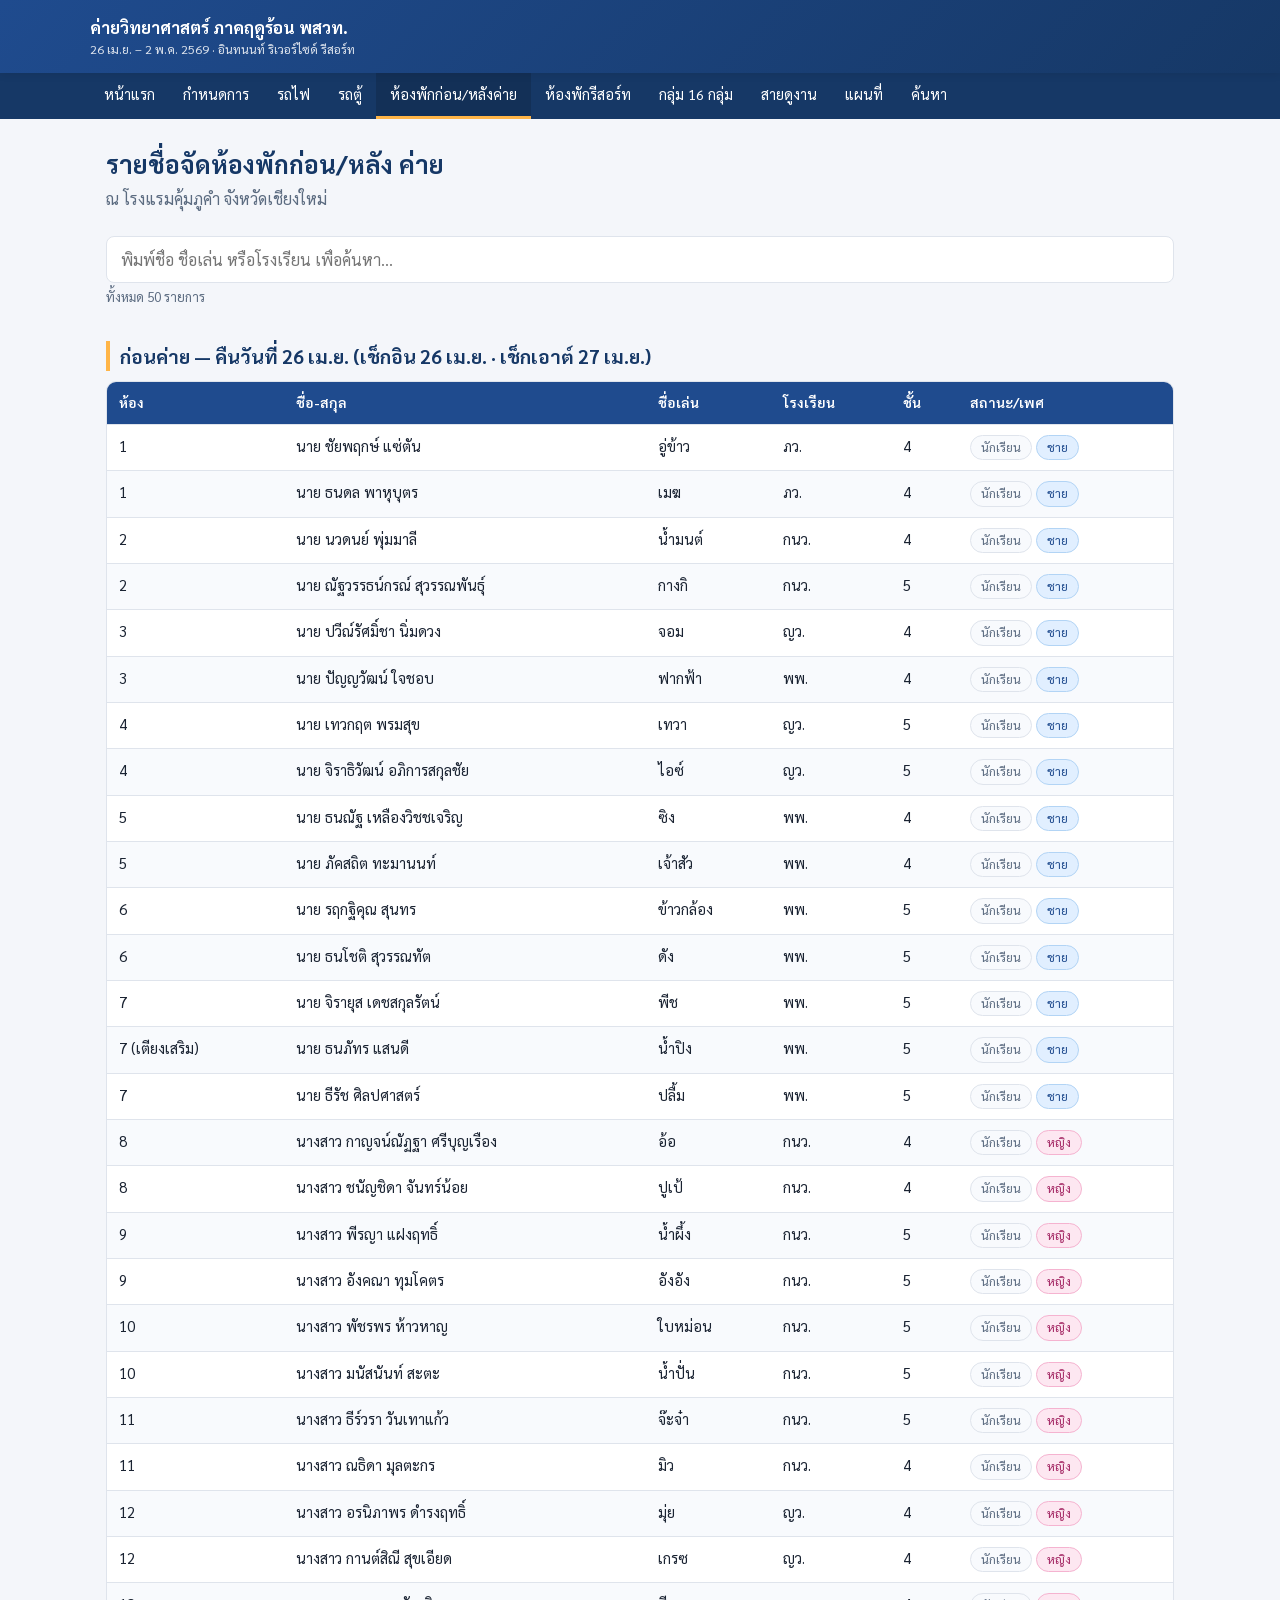
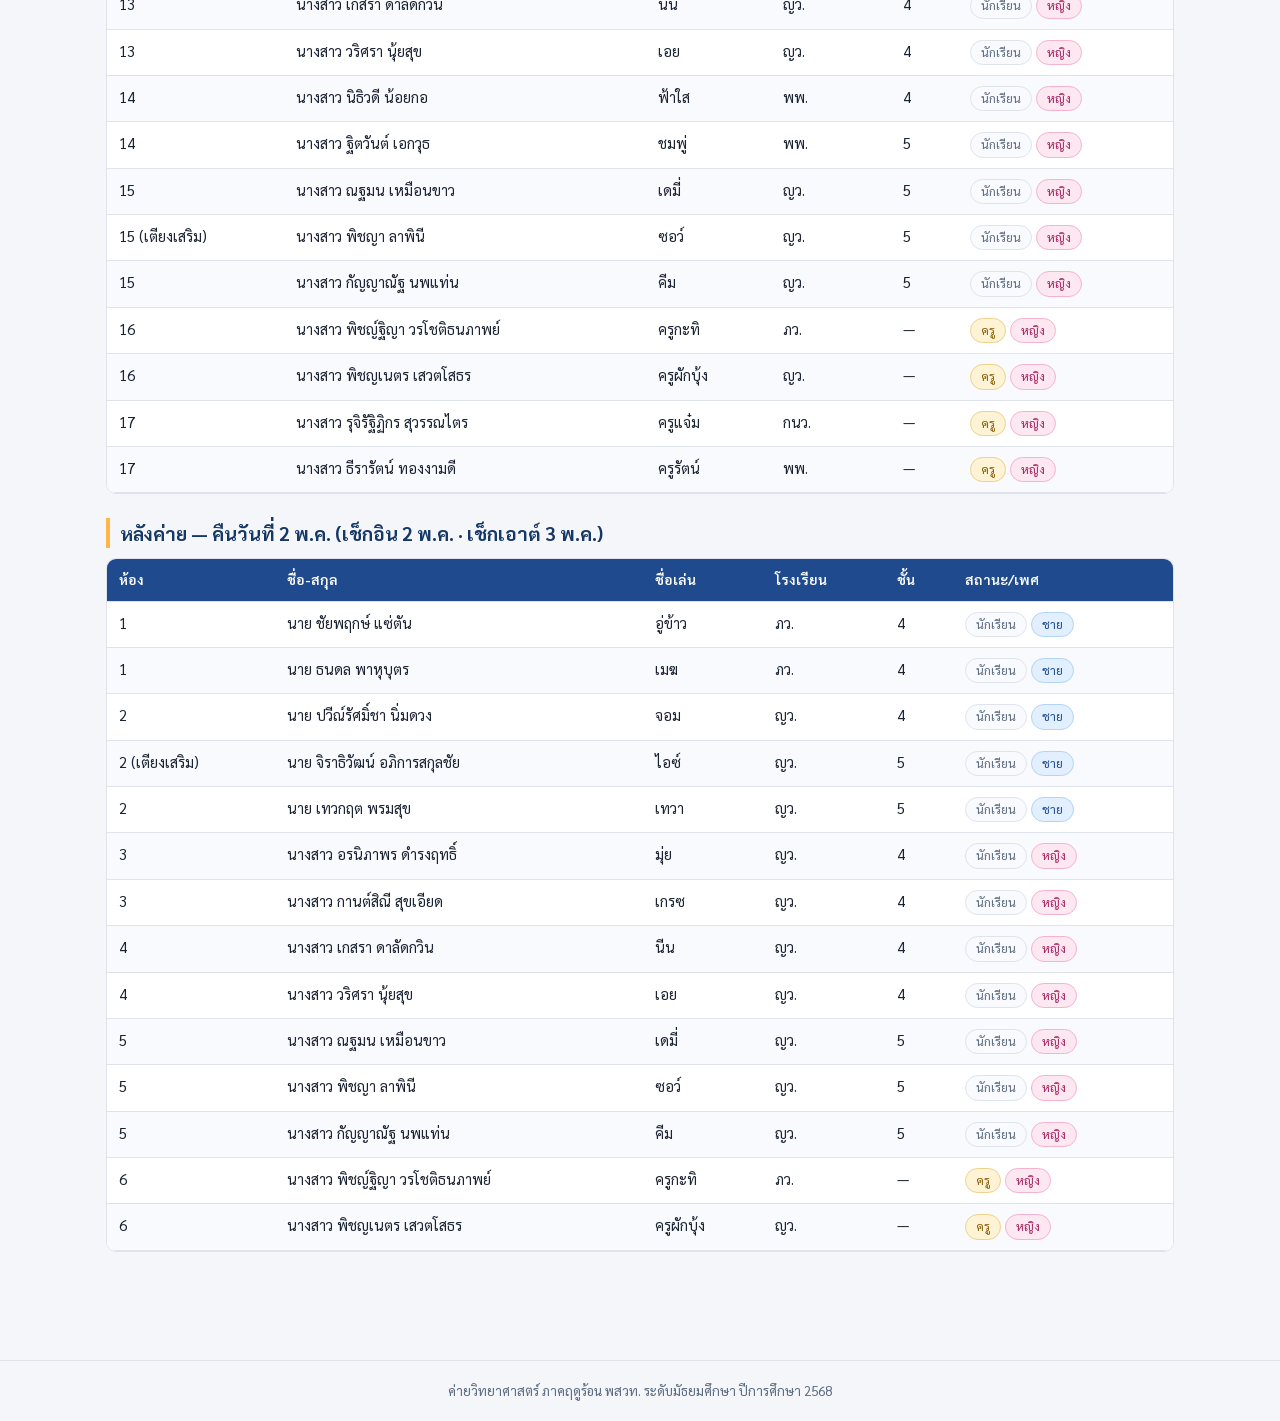
<file: dpst2025/hotel-rooms.html>
<!DOCTYPE html>
<html lang="th">
<head>
<meta charset="UTF-8">
<meta name="viewport" content="width=device-width, initial-scale=1">
<title>ห้องพักก่อน/หลังค่าย | ค่ายวิทยาศาสตร์ พสวท. 2568</title>
<link rel="stylesheet" href="assets/style.css">
<link rel="preconnect" href="https://fonts.googleapis.com">
<link rel="preconnect" href="https://fonts.gstatic.com" crossorigin>
<link href="https://fonts.googleapis.com/css2?family=Sarabun:wght@400;600;700&display=swap" rel="stylesheet">
</head>
<body>
<header class="site-header">
  <div class="wrap">
    <div class="brand">ค่ายวิทยาศาสตร์ ภาคฤดูร้อน พสวท.<small>26 เม.ย. – 2 พ.ค. 2569 · อินทนนท์ ริเวอร์ไซด์ รีสอร์ท</small></div>
    <button class="menu-toggle" aria-label="Menu">เมนู ☰</button>
  </div>
</header>
<nav class="site-nav">
  <div class="wrap">
    <a href="index.html">หน้าแรก</a>
    <a href="schedule.html">กำหนดการ</a>
    <a href="train.html">รถไฟ</a>
    <a href="vans.html">รถตู้</a>
    <a href="hotel-rooms.html" class="active">ห้องพักก่อน/หลังค่าย</a>
    <a href="accommodation.html">ห้องพักรีสอร์ท</a>
    <a href="groups.html">กลุ่ม 16 กลุ่ม</a>
    <a href="field-trip.html">สายดูงาน</a>
    <a href="map.html">แผนที่</a>
    <a href="search.html">ค้นหา</a>
  </div>
</nav>
<main>

  <h1>รายชื่อจัดห้องพักก่อน/หลัง ค่าย</h1>
  <p class="lead">ณ โรงแรมคุ้มภูคำ จังหวัดเชียงใหม่</p>
  <div class="search-bar">
    <input id="search-input" type="search" placeholder="พิมพ์ชื่อ ชื่อเล่น หรือโรงเรียน เพื่อค้นหา…" autocomplete="off">
    <div class="search-stats" id="search-stats"></div>
  </div>


  <h2>ก่อนค่าย — คืนวันที่ 26 เม.ย. (เช็กอิน 26 เม.ย. · เช็กเอาต์ 27 เม.ย.)</h2>
  <div class="table-section table-wrap">
    <table data-searchable>
      <thead><tr><th>ห้อง</th><th>ชื่อ-สกุล</th><th>ชื่อเล่น</th><th>โรงเรียน</th><th>ชั้น</th><th>สถานะ/เพศ</th></tr></thead>
      <tbody>
<tr><td>1</td><td>นาย ชัยพฤกษ์ แซ่ตัน</td><td>อู่ข้าว</td><td>ภว.</td><td>4</td><td><span class="badge">นักเรียน</span> <span class="badge boy">ชาย</span></td></tr>
<tr><td>1</td><td>นาย ธนดล พาหุบุตร</td><td>เมฆ</td><td>ภว.</td><td>4</td><td><span class="badge">นักเรียน</span> <span class="badge boy">ชาย</span></td></tr>
<tr><td>2</td><td>นาย นวดนย์ พุ่มมาลี</td><td>น้ำมนต์</td><td>กนว.</td><td>4</td><td><span class="badge">นักเรียน</span> <span class="badge boy">ชาย</span></td></tr>
<tr><td>2</td><td>นาย ณัฐวรรธน์กรณ์ สุวรรณพันธุ์</td><td>กางกิ</td><td>กนว.</td><td>5</td><td><span class="badge">นักเรียน</span> <span class="badge boy">ชาย</span></td></tr>
<tr><td>3</td><td>นาย ปวีณ์รัศมิ์ชา นิ่มดวง</td><td>จอม</td><td>ญว.</td><td>4</td><td><span class="badge">นักเรียน</span> <span class="badge boy">ชาย</span></td></tr>
<tr><td>3</td><td>นาย ปัญญวัฒน์ ใจชอบ</td><td>ฟากฟ้า</td><td>พพ.</td><td>4</td><td><span class="badge">นักเรียน</span> <span class="badge boy">ชาย</span></td></tr>
<tr><td>4</td><td>นาย เทวกฤต พรมสุข</td><td>เทวา</td><td>ญว.</td><td>5</td><td><span class="badge">นักเรียน</span> <span class="badge boy">ชาย</span></td></tr>
<tr><td>4</td><td>นาย จิราธิวัฒน์ อภิการสกุลชัย</td><td>ไอซ์</td><td>ญว.</td><td>5</td><td><span class="badge">นักเรียน</span> <span class="badge boy">ชาย</span></td></tr>
<tr><td>5</td><td>นาย ธนณัฐ เหลืองวิชชเจริญ</td><td>ซิง</td><td>พพ.</td><td>4</td><td><span class="badge">นักเรียน</span> <span class="badge boy">ชาย</span></td></tr>
<tr><td>5</td><td>นาย ภัคสถิต ทะมานนท์</td><td>เจ้าสัว</td><td>พพ.</td><td>4</td><td><span class="badge">นักเรียน</span> <span class="badge boy">ชาย</span></td></tr>
<tr><td>6</td><td>นาย รฤกฐิคุณ สุนทร</td><td>ข้าวกล้อง</td><td>พพ.</td><td>5</td><td><span class="badge">นักเรียน</span> <span class="badge boy">ชาย</span></td></tr>
<tr><td>6</td><td>นาย ธนโชติ สุวรรณทัต</td><td>ดัง</td><td>พพ.</td><td>5</td><td><span class="badge">นักเรียน</span> <span class="badge boy">ชาย</span></td></tr>
<tr><td>7</td><td>นาย จิรายุส เดชสกุลรัตน์</td><td>พีช</td><td>พพ.</td><td>5</td><td><span class="badge">นักเรียน</span> <span class="badge boy">ชาย</span></td></tr>
<tr><td>7 (เตียงเสริม)</td><td>นาย ธนภัทร แสนดี</td><td>น้ำปิง</td><td>พพ.</td><td>5</td><td><span class="badge">นักเรียน</span> <span class="badge boy">ชาย</span></td></tr>
<tr><td>7</td><td>นาย ธีรัช ศิลปศาสตร์</td><td>ปลื้ม</td><td>พพ.</td><td>5</td><td><span class="badge">นักเรียน</span> <span class="badge boy">ชาย</span></td></tr>
<tr><td>8</td><td>นางสาว กาญจน์ณัฏฐา ศรีบุญเรือง</td><td>อ้อ</td><td>กนว.</td><td>4</td><td><span class="badge">นักเรียน</span> <span class="badge girl">หญิง</span></td></tr>
<tr><td>8</td><td>นางสาว ชนัญชิดา จันทร์น้อย</td><td>ปูเป้</td><td>กนว.</td><td>4</td><td><span class="badge">นักเรียน</span> <span class="badge girl">หญิง</span></td></tr>
<tr><td>9</td><td>นางสาว พีรญา แฝงฤทธิ์</td><td>น้ำผึ้ง</td><td>กนว.</td><td>5</td><td><span class="badge">นักเรียน</span> <span class="badge girl">หญิง</span></td></tr>
<tr><td>9</td><td>นางสาว อังคณา ทุมโคตร</td><td>อังอัง</td><td>กนว.</td><td>5</td><td><span class="badge">นักเรียน</span> <span class="badge girl">หญิง</span></td></tr>
<tr><td>10</td><td>นางสาว พัชรพร ห้าวหาญ</td><td>ใบหม่อน</td><td>กนว.</td><td>5</td><td><span class="badge">นักเรียน</span> <span class="badge girl">หญิง</span></td></tr>
<tr><td>10</td><td>นางสาว มนัสนันท์ สะตะ</td><td>น้ำปั่น</td><td>กนว.</td><td>5</td><td><span class="badge">นักเรียน</span> <span class="badge girl">หญิง</span></td></tr>
<tr><td>11</td><td>นางสาว ธีร์วรา วันเทาแก้ว</td><td>จ๊ะจ๋า</td><td>กนว.</td><td>5</td><td><span class="badge">นักเรียน</span> <span class="badge girl">หญิง</span></td></tr>
<tr><td>11</td><td>นางสาว ณธิดา มุลตะกร</td><td>มิว</td><td>กนว.</td><td>4</td><td><span class="badge">นักเรียน</span> <span class="badge girl">หญิง</span></td></tr>
<tr><td>12</td><td>นางสาว อรนิภาพร ดำรงฤทธิ์</td><td>มุ่ย</td><td>ญว.</td><td>4</td><td><span class="badge">นักเรียน</span> <span class="badge girl">หญิง</span></td></tr>
<tr><td>12</td><td>นางสาว กานต์สิณี สุขเอียด</td><td>เกรซ</td><td>ญว.</td><td>4</td><td><span class="badge">นักเรียน</span> <span class="badge girl">หญิง</span></td></tr>
<tr><td>13</td><td>นางสาว เกสรา ดาลัดกวิน</td><td>นีน</td><td>ญว.</td><td>4</td><td><span class="badge">นักเรียน</span> <span class="badge girl">หญิง</span></td></tr>
<tr><td>13</td><td>นางสาว วริศรา นุ้ยสุข</td><td>เอย</td><td>ญว.</td><td>4</td><td><span class="badge">นักเรียน</span> <span class="badge girl">หญิง</span></td></tr>
<tr><td>14</td><td>นางสาว นิธิวดี น้อยกอ</td><td>ฟ้าใส</td><td>พพ.</td><td>4</td><td><span class="badge">นักเรียน</span> <span class="badge girl">หญิง</span></td></tr>
<tr><td>14</td><td>นางสาว ฐิตวันต์ เอกวุธ</td><td>ชมพู่</td><td>พพ.</td><td>5</td><td><span class="badge">นักเรียน</span> <span class="badge girl">หญิง</span></td></tr>
<tr><td>15</td><td>นางสาว ณฐมน เหมือนขาว</td><td>เดมี่</td><td>ญว.</td><td>5</td><td><span class="badge">นักเรียน</span> <span class="badge girl">หญิง</span></td></tr>
<tr><td>15 (เตียงเสริม)</td><td>นางสาว พิชญา ลาพินี</td><td>ซอว์</td><td>ญว.</td><td>5</td><td><span class="badge">นักเรียน</span> <span class="badge girl">หญิง</span></td></tr>
<tr><td>15</td><td>นางสาว กัญญาณัฐ นพแท่น</td><td>คีม</td><td>ญว.</td><td>5</td><td><span class="badge">นักเรียน</span> <span class="badge girl">หญิง</span></td></tr>
<tr><td>16</td><td>นางสาว พิชญ์ฐิญา วรโชติธนภาพย์</td><td>ครูกะทิ</td><td>ภว.</td><td>—</td><td><span class="badge teacher">ครู</span> <span class="badge girl">หญิง</span></td></tr>
<tr><td>16</td><td>นางสาว พิชญเนตร เสวตโสธร</td><td>ครูผักบุ้ง</td><td>ญว.</td><td>—</td><td><span class="badge teacher">ครู</span> <span class="badge girl">หญิง</span></td></tr>
<tr><td>17</td><td>นางสาว รุจิรัฐิฏิกร สุวรรณไตร</td><td>ครูแจ๋ม</td><td>กนว.</td><td>—</td><td><span class="badge teacher">ครู</span> <span class="badge girl">หญิง</span></td></tr>
<tr><td>17</td><td>นางสาว ธีรารัตน์ ทองงามดี</td><td>ครูรัตน์</td><td>พพ.</td><td>—</td><td><span class="badge teacher">ครู</span> <span class="badge girl">หญิง</span></td></tr>
      </tbody>
    </table>
  </div>

  <h2>หลังค่าย — คืนวันที่ 2 พ.ค. (เช็กอิน 2 พ.ค. · เช็กเอาต์ 3 พ.ค.)</h2>
  <div class="table-section table-wrap">
    <table data-searchable>
      <thead><tr><th>ห้อง</th><th>ชื่อ-สกุล</th><th>ชื่อเล่น</th><th>โรงเรียน</th><th>ชั้น</th><th>สถานะ/เพศ</th></tr></thead>
      <tbody>
<tr><td>1</td><td>นาย ชัยพฤกษ์ แซ่ตัน</td><td>อู่ข้าว</td><td>ภว.</td><td>4</td><td><span class="badge">นักเรียน</span> <span class="badge boy">ชาย</span></td></tr>
<tr><td>1</td><td>นาย ธนดล พาหุบุตร</td><td>เมฆ</td><td>ภว.</td><td>4</td><td><span class="badge">นักเรียน</span> <span class="badge boy">ชาย</span></td></tr>
<tr><td>2</td><td>นาย ปวีณ์รัศมิ์ชา นิ่มดวง</td><td>จอม</td><td>ญว.</td><td>4</td><td><span class="badge">นักเรียน</span> <span class="badge boy">ชาย</span></td></tr>
<tr><td>2 (เตียงเสริม)</td><td>นาย จิราธิวัฒน์ อภิการสกุลชัย</td><td>ไอซ์</td><td>ญว.</td><td>5</td><td><span class="badge">นักเรียน</span> <span class="badge boy">ชาย</span></td></tr>
<tr><td>2</td><td>นาย เทวกฤต พรมสุข</td><td>เทวา</td><td>ญว.</td><td>5</td><td><span class="badge">นักเรียน</span> <span class="badge boy">ชาย</span></td></tr>
<tr><td>3</td><td>นางสาว อรนิภาพร ดำรงฤทธิ์</td><td>มุ่ย</td><td>ญว.</td><td>4</td><td><span class="badge">นักเรียน</span> <span class="badge girl">หญิง</span></td></tr>
<tr><td>3</td><td>นางสาว กานต์สิณี สุขเอียด</td><td>เกรซ</td><td>ญว.</td><td>4</td><td><span class="badge">นักเรียน</span> <span class="badge girl">หญิง</span></td></tr>
<tr><td>4</td><td>นางสาว เกสรา ดาลัดกวิน</td><td>นีน</td><td>ญว.</td><td>4</td><td><span class="badge">นักเรียน</span> <span class="badge girl">หญิง</span></td></tr>
<tr><td>4</td><td>นางสาว วริศรา นุ้ยสุข</td><td>เอย</td><td>ญว.</td><td>4</td><td><span class="badge">นักเรียน</span> <span class="badge girl">หญิง</span></td></tr>
<tr><td>5</td><td>นางสาว ณฐมน เหมือนขาว</td><td>เดมี่</td><td>ญว.</td><td>5</td><td><span class="badge">นักเรียน</span> <span class="badge girl">หญิง</span></td></tr>
<tr><td>5</td><td>นางสาว พิชญา ลาพินี</td><td>ซอว์</td><td>ญว.</td><td>5</td><td><span class="badge">นักเรียน</span> <span class="badge girl">หญิง</span></td></tr>
<tr><td>5</td><td>นางสาว กัญญาณัฐ นพแท่น</td><td>คีม</td><td>ญว.</td><td>5</td><td><span class="badge">นักเรียน</span> <span class="badge girl">หญิง</span></td></tr>
<tr><td>6</td><td>นางสาว พิชญ์ฐิญา วรโชติธนภาพย์</td><td>ครูกะทิ</td><td>ภว.</td><td>—</td><td><span class="badge teacher">ครู</span> <span class="badge girl">หญิง</span></td></tr>
<tr><td>6</td><td>นางสาว พิชญเนตร เสวตโสธร</td><td>ครูผักบุ้ง</td><td>ญว.</td><td>—</td><td><span class="badge teacher">ครู</span> <span class="badge girl">หญิง</span></td></tr>
      </tbody>
    </table>
  </div>
</main>
<footer>
  ค่ายวิทยาศาสตร์ ภาคฤดูร้อน พสวท. ระดับมัธยมศึกษา ปีการศึกษา 2568
</footer>
<script src="assets/search.js"></script>
</body>
</html>
</file>
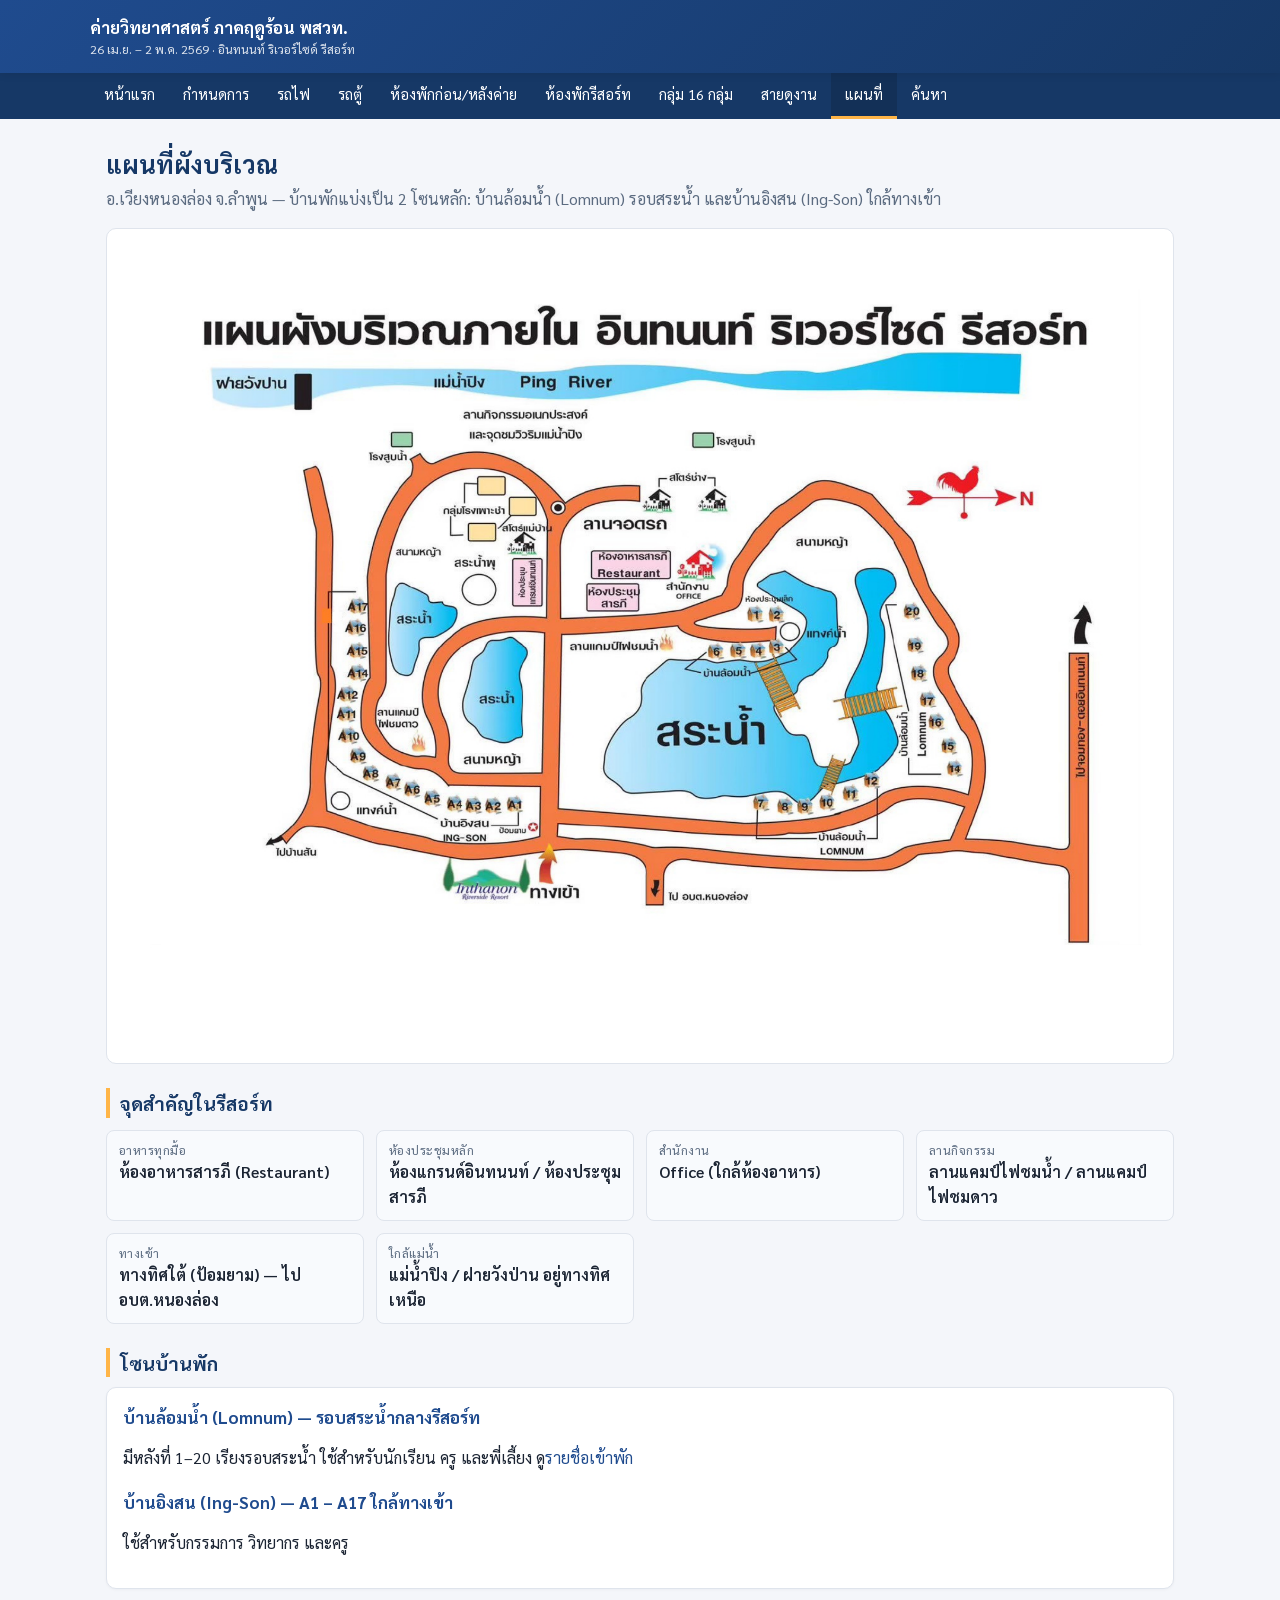
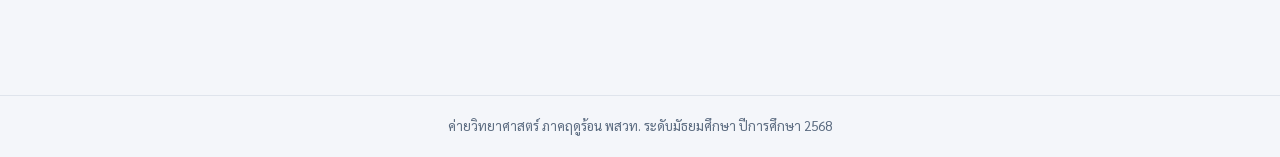
<file: dpst2025/map.html>
<!DOCTYPE html>
<html lang="th">
<head>
<meta charset="UTF-8">
<meta name="viewport" content="width=device-width, initial-scale=1">
<title>แผนที่รีสอร์ท | ค่ายวิทยาศาสตร์ พสวท. 2568</title>
<link rel="stylesheet" href="assets/style.css">
<link rel="preconnect" href="https://fonts.googleapis.com">
<link rel="preconnect" href="https://fonts.gstatic.com" crossorigin>
<link href="https://fonts.googleapis.com/css2?family=Sarabun:wght@400;600;700&display=swap" rel="stylesheet">
</head>
<body>
<header class="site-header">
  <div class="wrap">
    <div class="brand">ค่ายวิทยาศาสตร์ ภาคฤดูร้อน พสวท.<small>26 เม.ย. – 2 พ.ค. 2569 · อินทนนท์ ริเวอร์ไซด์ รีสอร์ท</small></div>
    <button class="menu-toggle" aria-label="Menu">เมนู ☰</button>
  </div>
</header>
<nav class="site-nav">
  <div class="wrap">
    <a href="index.html">หน้าแรก</a>
    <a href="schedule.html">กำหนดการ</a>
    <a href="train.html">รถไฟ</a>
    <a href="vans.html">รถตู้</a>
    <a href="hotel-rooms.html">ห้องพักก่อน/หลังค่าย</a>
    <a href="accommodation.html">ห้องพักรีสอร์ท</a>
    <a href="groups.html">กลุ่ม 16 กลุ่ม</a>
    <a href="field-trip.html">สายดูงาน</a>
    <a href="map.html" class="active">แผนที่</a>
    <a href="search.html">ค้นหา</a>
  </div>
</nav>
<main>

  <h1>แผนที่ผังบริเวณ</h1>
  <p class="lead">อ.เวียงหนองล่อง จ.ลำพูน — บ้านพักแบ่งเป็น 2 โซนหลัก: บ้านล้อมน้ำ (Lomnum) รอบสระน้ำ และบ้านอิงสน (Ing-Son) ใกล้ทางเข้า</p>

  <div class="map-img-wrap">
    <img src="assets/resort-map.png" alt="แผนผังบริเวณภายใน อินทนนท์ ริเวอร์ไซด์ รีสอร์ท">
  </div>

  <h2>จุดสำคัญในรีสอร์ท</h2>
  <div class="info-grid">
    <div class="item"><div class="lbl">อาหารทุกมื้อ</div><div class="val">ห้องอาหารสารภี (Restaurant)</div></div>
    <div class="item"><div class="lbl">ห้องประชุมหลัก</div><div class="val">ห้องแกรนด์อินทนนท์ / ห้องประชุมสารภี</div></div>
    <div class="item"><div class="lbl">สำนักงาน</div><div class="val">Office (ใกล้ห้องอาหาร)</div></div>
    <div class="item"><div class="lbl">ลานกิจกรรม</div><div class="val">ลานแคมป์ไฟชมน้ำ / ลานแคมป์ไฟชมดาว</div></div>
    <div class="item"><div class="lbl">ทางเข้า</div><div class="val">ทางทิศใต้ (ป้อมยาม) — ไป อบต.หนองล่อง</div></div>
    <div class="item"><div class="lbl">ใกล้แม่น้ำ</div><div class="val">แม่น้ำปิง / ฝายวังป่าน อยู่ทางทิศเหนือ</div></div>
  </div>

  <h2>โซนบ้านพัก</h2>
  <div class="card">
    <h3 style="margin-top:0;">บ้านล้อมน้ำ (Lomnum) — รอบสระน้ำกลางรีสอร์ท</h3>
    <p>มีหลังที่ 1–20 เรียงรอบสระน้ำ ใช้สำหรับนักเรียน ครู และพี่เลี้ยง ดู<a href="accommodation.html">รายชื่อเข้าพัก</a></p>
    <h3>บ้านอิงสน (Ing-Son) — A1 – A17 ใกล้ทางเข้า</h3>
    <p>ใช้สำหรับกรรมการ วิทยากร และครู</p>
  </div>
</main>
<footer>
  ค่ายวิทยาศาสตร์ ภาคฤดูร้อน พสวท. ระดับมัธยมศึกษา ปีการศึกษา 2568
</footer>
<script src="assets/search.js"></script>
</body>
</html>
</file>
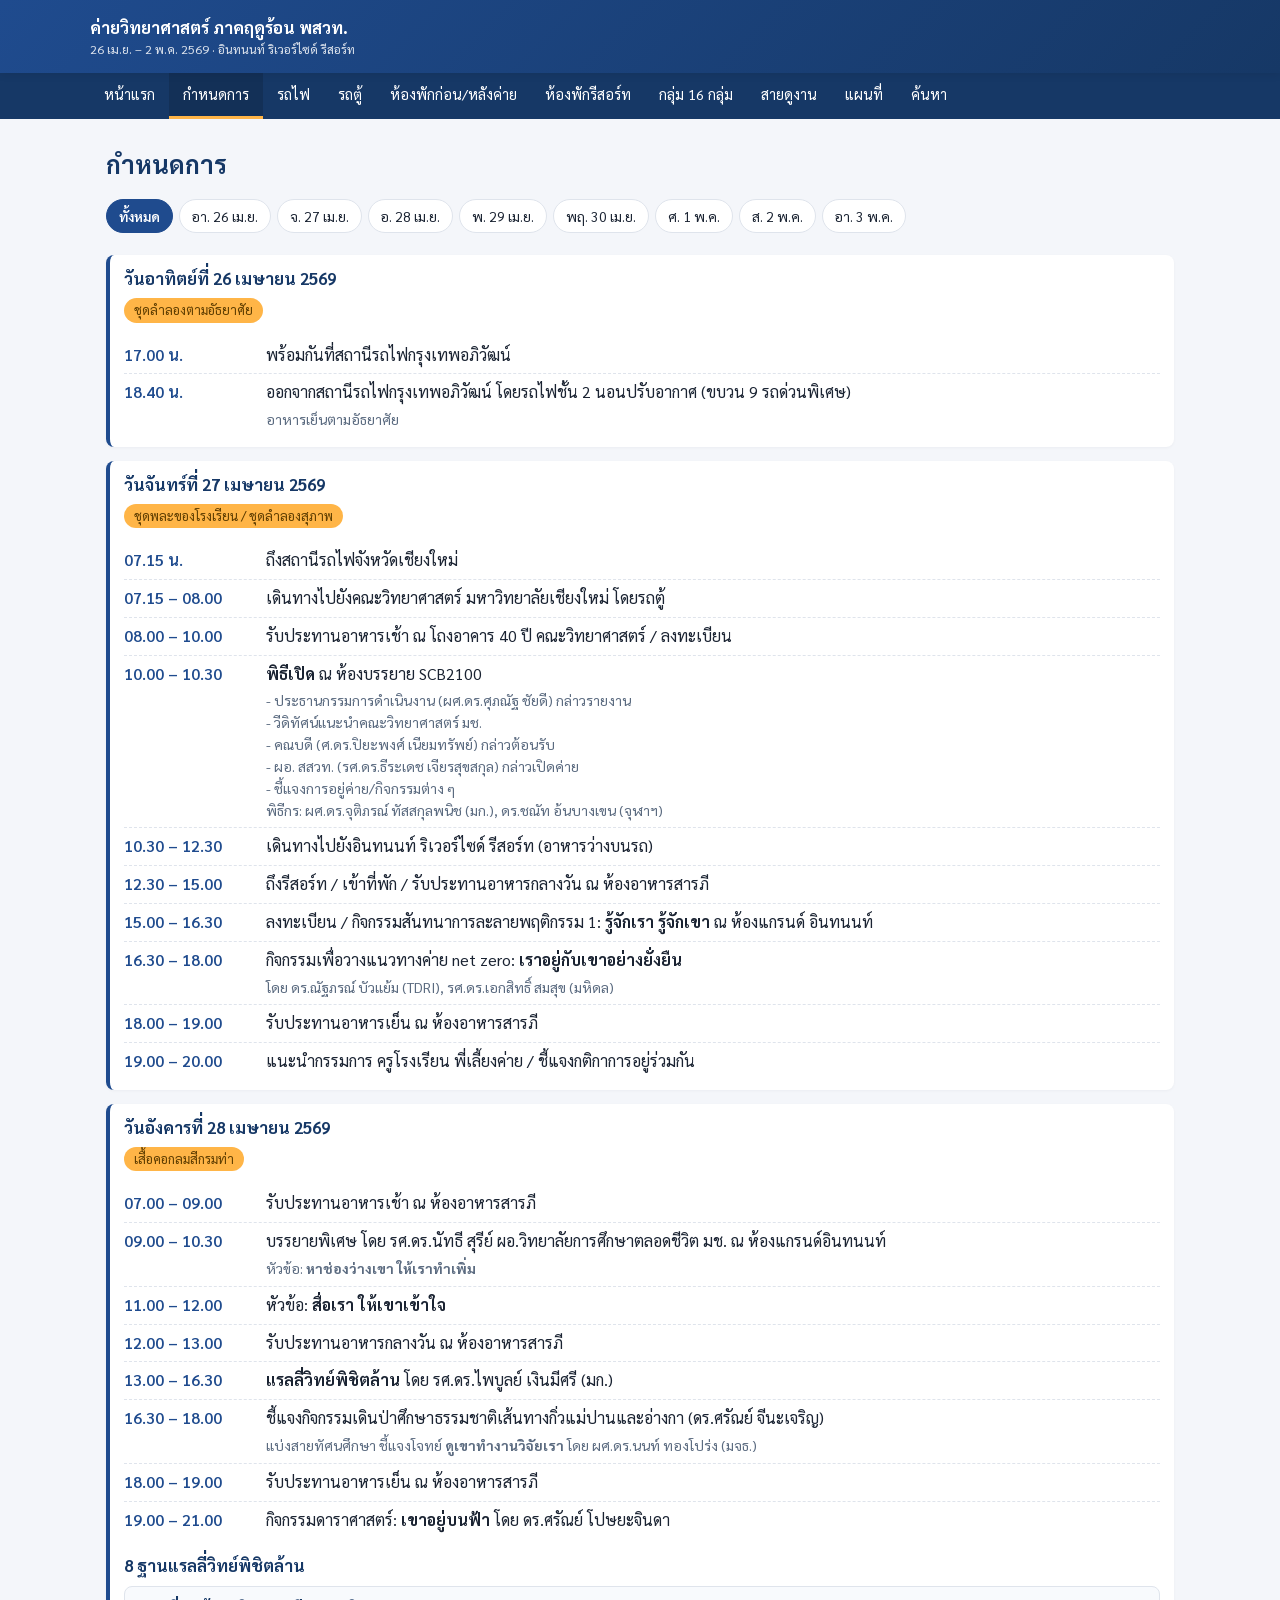
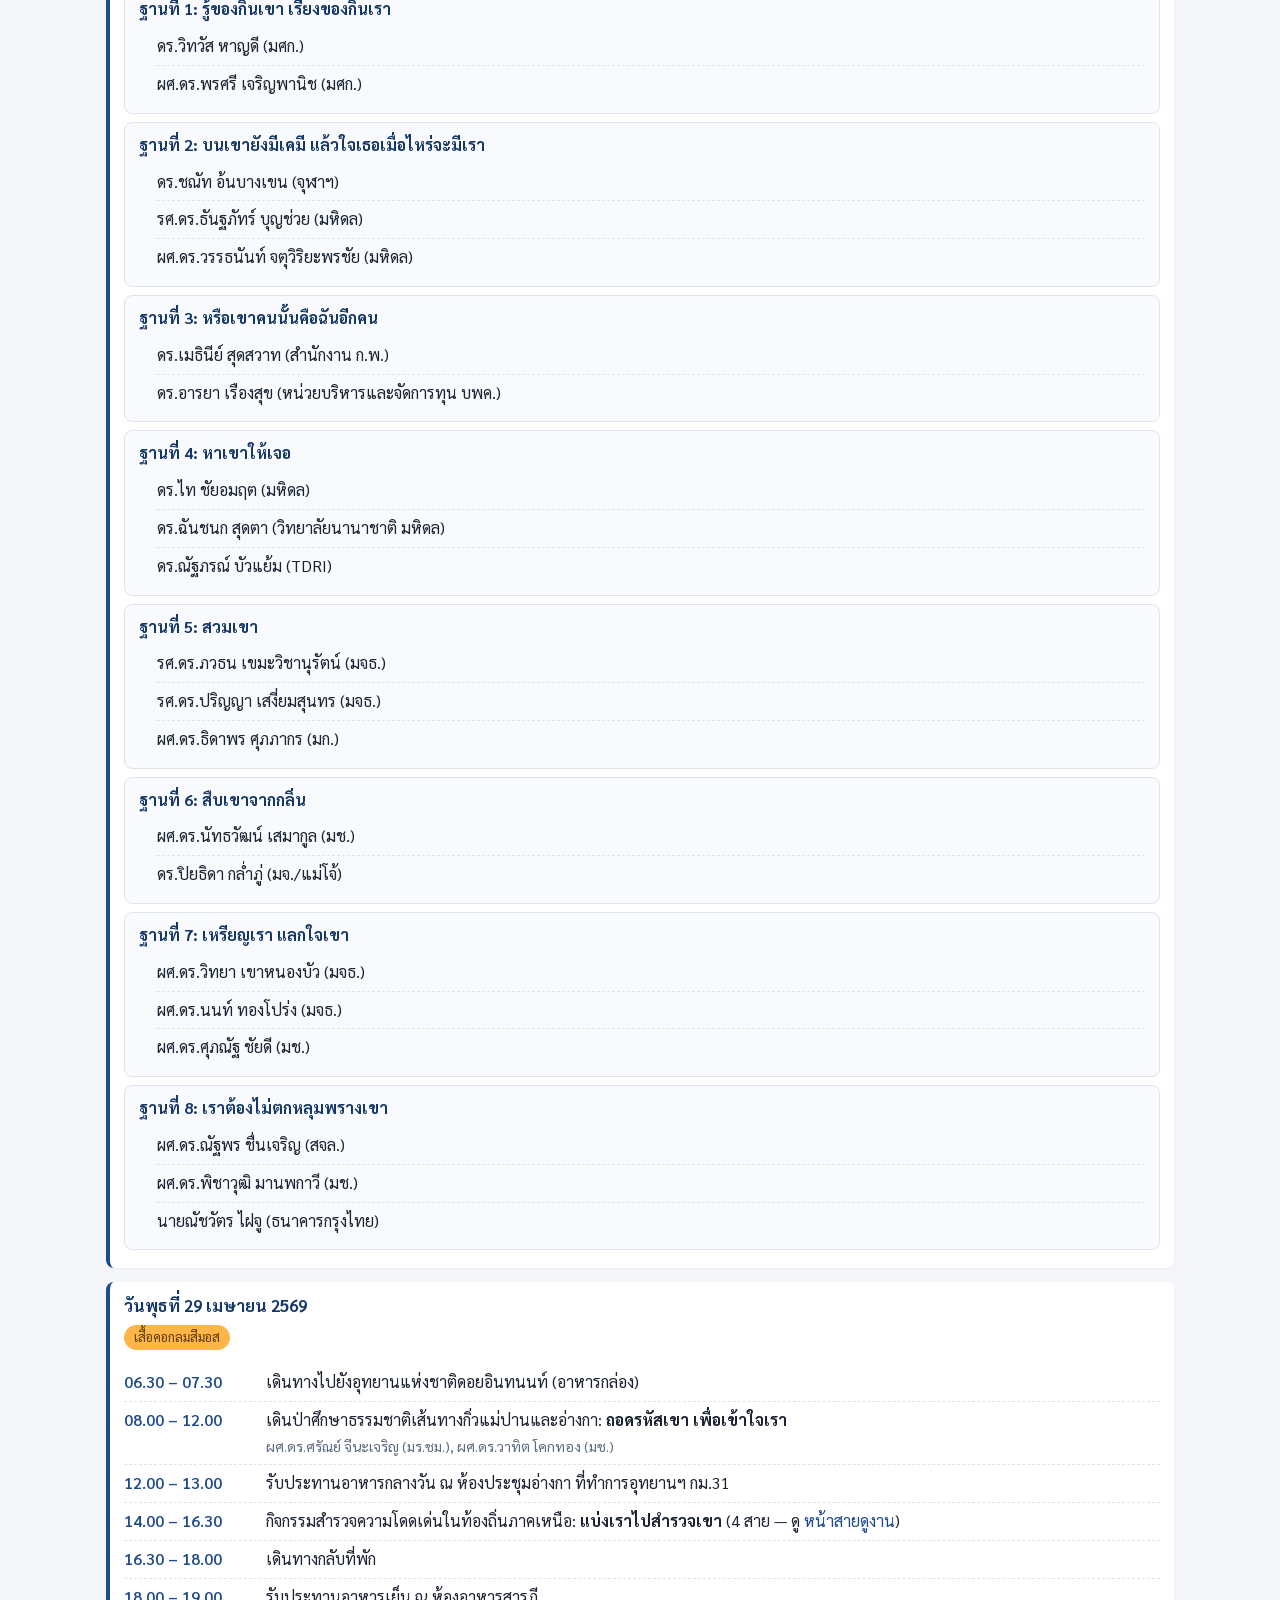
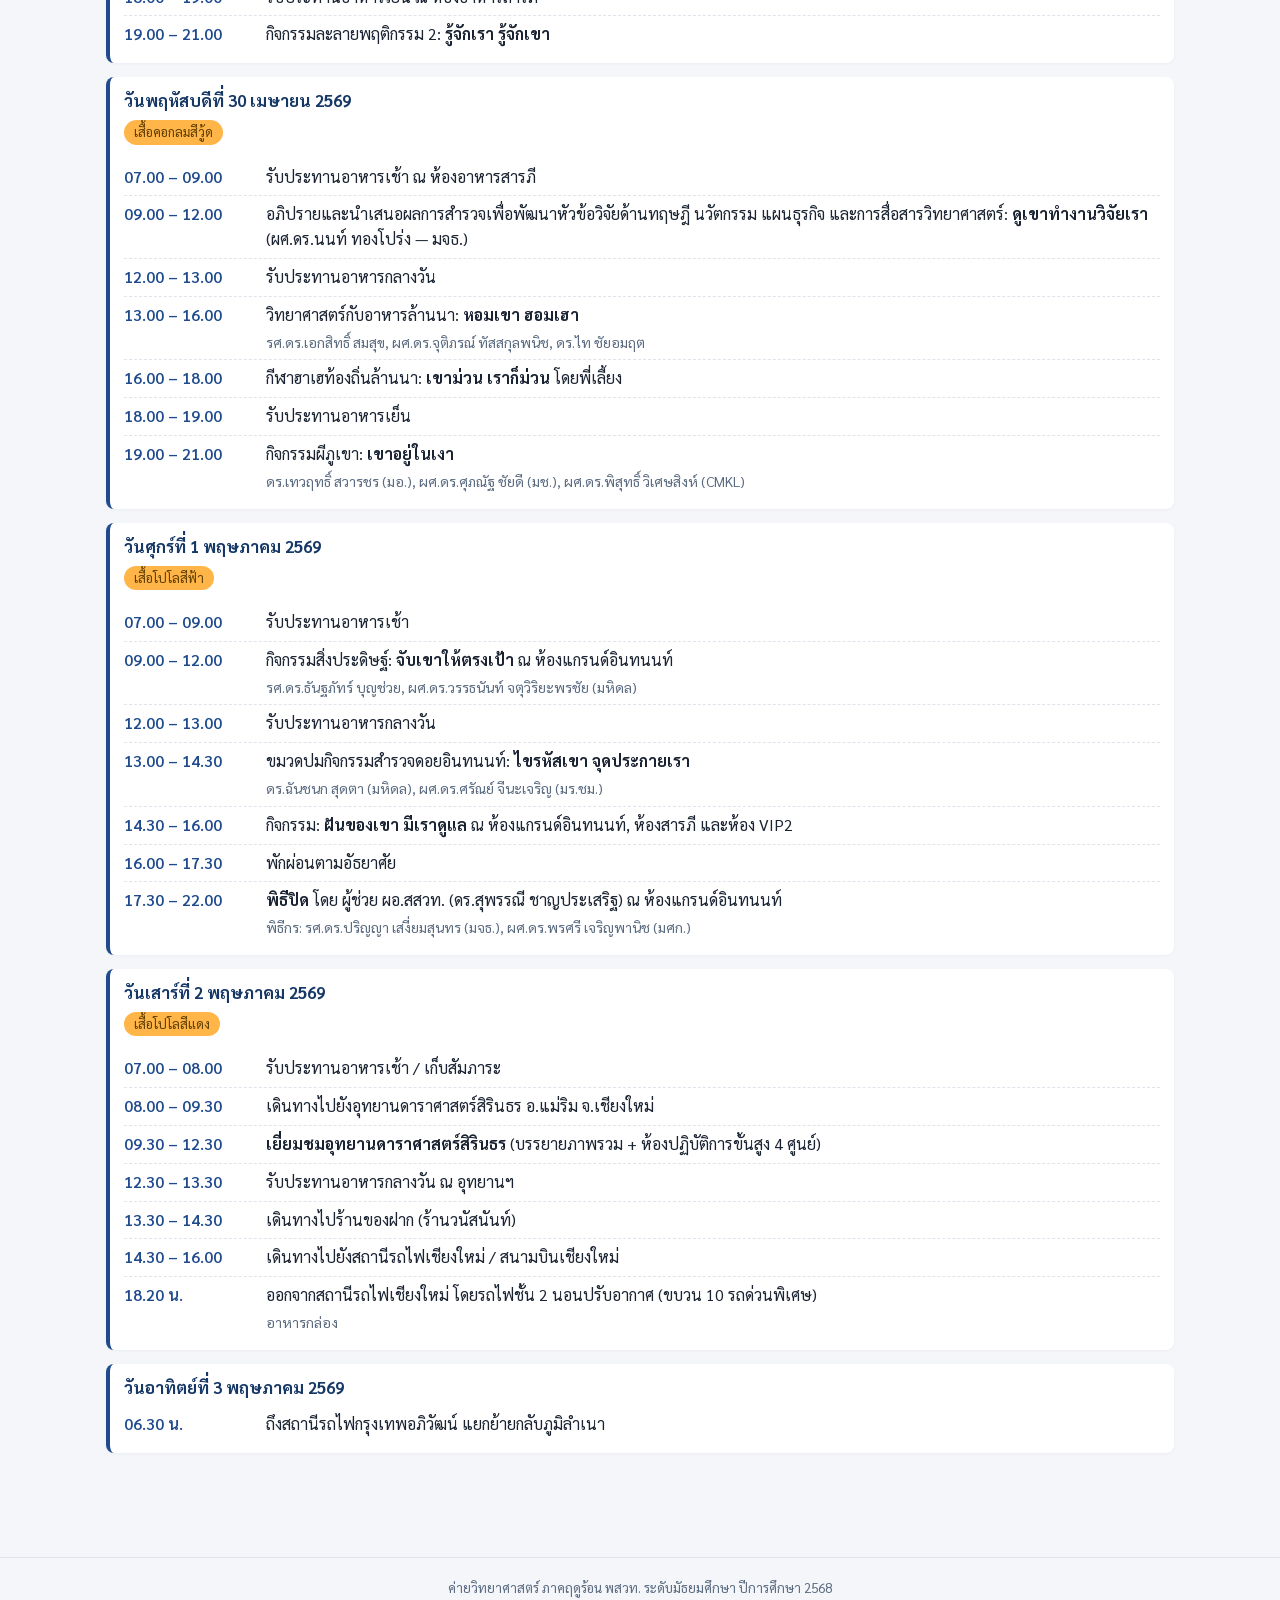
<file: dpst2025/schedule.html>
<!DOCTYPE html>
<html lang="th">
<head>
<meta charset="UTF-8">
<meta name="viewport" content="width=device-width, initial-scale=1">
<title>กำหนดการค่าย | ค่ายวิทยาศาสตร์ พสวท. 2568</title>
<link rel="stylesheet" href="assets/style.css">
<link rel="preconnect" href="https://fonts.googleapis.com">
<link rel="preconnect" href="https://fonts.gstatic.com" crossorigin>
<link href="https://fonts.googleapis.com/css2?family=Sarabun:wght@400;600;700&display=swap" rel="stylesheet">
</head>
<body>
<header class="site-header">
  <div class="wrap">
    <div class="brand">ค่ายวิทยาศาสตร์ ภาคฤดูร้อน พสวท.<small>26 เม.ย. – 2 พ.ค. 2569 · อินทนนท์ ริเวอร์ไซด์ รีสอร์ท</small></div>
    <button class="menu-toggle" aria-label="Menu">เมนู ☰</button>
  </div>
</header>
<nav class="site-nav">
  <div class="wrap">
    <a href="index.html">หน้าแรก</a>
    <a href="schedule.html" class="active">กำหนดการ</a>
    <a href="train.html">รถไฟ</a>
    <a href="vans.html">รถตู้</a>
    <a href="hotel-rooms.html">ห้องพักก่อน/หลังค่าย</a>
    <a href="accommodation.html">ห้องพักรีสอร์ท</a>
    <a href="groups.html">กลุ่ม 16 กลุ่ม</a>
    <a href="field-trip.html">สายดูงาน</a>
    <a href="map.html">แผนที่</a>
    <a href="search.html">ค้นหา</a>
  </div>
</nav>
<main>

  <h1>กำหนดการ</h1>
  <div class="day-filters" role="tablist">
    <button class="day-btn active" data-day="all">ทั้งหมด</button>
    <button class="day-btn" data-day="26apr">อา. 26 เม.ย.</button>
    <button class="day-btn" data-day="27apr">จ. 27 เม.ย.</button>
    <button class="day-btn" data-day="28apr">อ. 28 เม.ย.</button>
    <button class="day-btn" data-day="29apr">พ. 29 เม.ย.</button>
    <button class="day-btn" data-day="30apr">พฤ. 30 เม.ย.</button>
    <button class="day-btn" data-day="1may">ศ. 1 พ.ค.</button>
    <button class="day-btn" data-day="2may">ส. 2 พ.ค.</button>
    <button class="day-btn" data-day="3may">อา. 3 พ.ค.</button>
  </div>

  <div class="day-block" data-day="26apr">
    <h3>วันอาทิตย์ที่ 26 เมษายน 2569</h3>
    <span class="dress">ชุดลำลองตามอัธยาศัย</span>
    <ul>
      <li><span class="time">17.00 น.</span><span class="what">พร้อมกันที่สถานีรถไฟกรุงเทพอภิวัฒน์</span></li>
      <li><span class="time">18.40 น.</span><span class="what">ออกจากสถานีรถไฟกรุงเทพอภิวัฒน์ โดยรถไฟชั้น 2 นอนปรับอากาศ (ขบวน 9 รถด่วนพิเศษ)<span class="sub">อาหารเย็นตามอัธยาศัย</span></span></li>
    </ul>
  </div>

  <div class="day-block" data-day="27apr">
    <h3>วันจันทร์ที่ 27 เมษายน 2569</h3>
    <span class="dress">ชุดพละของโรงเรียน / ชุดลำลองสุภาพ</span>
    <ul>
      <li><span class="time">07.15 น.</span><span class="what">ถึงสถานีรถไฟจังหวัดเชียงใหม่</span></li>
      <li><span class="time">07.15 – 08.00</span><span class="what">เดินทางไปยังคณะวิทยาศาสตร์ มหาวิทยาลัยเชียงใหม่ โดยรถตู้</span></li>
      <li><span class="time">08.00 – 10.00</span><span class="what">รับประทานอาหารเช้า ณ โถงอาคาร 40 ปี คณะวิทยาศาสตร์ / ลงทะเบียน</span></li>
      <li><span class="time">10.00 – 10.30</span><span class="what"><strong>พิธีเปิด</strong> ณ ห้องบรรยาย SCB2100<span class="sub">- ประธานกรรมการดำเนินงาน (ผศ.ดร.ศุภณัฐ ชัยดี) กล่าวรายงาน<br>- วีดิทัศน์แนะนำคณะวิทยาศาสตร์ มช.<br>- คณบดี (ศ.ดร.ปิยะพงศ์ เนียมทรัพย์) กล่าวต้อนรับ<br>- ผอ. สสวท. (รศ.ดร.ธีระเดช เจียรสุขสกุล) กล่าวเปิดค่าย<br>- ชี้แจงการอยู่ค่าย/กิจกรรมต่าง ๆ<br>พิธีกร: ผศ.ดร.จุติภรณ์ ทัสสกุลพนิช (มก.), ดร.ชณัท อ้นบางเขน (จุฬาฯ)</span></span></li>
      <li><span class="time">10.30 – 12.30</span><span class="what">เดินทางไปยังอินทนนท์ ริเวอร์ไซด์ รีสอร์ท (อาหารว่างบนรถ)</span></li>
      <li><span class="time">12.30 – 15.00</span><span class="what">ถึงรีสอร์ท / เข้าที่พัก / รับประทานอาหารกลางวัน ณ ห้องอาหารสารภี</span></li>
      <li><span class="time">15.00 – 16.30</span><span class="what">ลงทะเบียน / กิจกรรมสันทนาการละลายพฤติกรรม 1: <strong>รู้จักเรา รู้จักเขา</strong> ณ ห้องแกรนด์ อินทนนท์</span></li>
      <li><span class="time">16.30 – 18.00</span><span class="what">กิจกรรมเพื่อวางแนวทางค่าย net zero: <strong>เราอยู่กับเขาอย่างยั่งยืน</strong><span class="sub">โดย ดร.ณัฐภรณ์ บัวแย้ม (TDRI), รศ.ดร.เอกสิทธิ์ สมสุข (มหิดล)</span></span></li>
      <li><span class="time">18.00 – 19.00</span><span class="what">รับประทานอาหารเย็น ณ ห้องอาหารสารภี</span></li>
      <li><span class="time">19.00 – 20.00</span><span class="what">แนะนำกรรมการ ครูโรงเรียน พี่เลี้ยงค่าย / ชี้แจงกติกาการอยู่ร่วมกัน</span></li>
    </ul>
  </div>

  <div class="day-block" data-day="28apr">
    <h3>วันอังคารที่ 28 เมษายน 2569</h3>
    <span class="dress">เสื้อคอกลมสีกรมท่า</span>
    <ul>
      <li><span class="time">07.00 – 09.00</span><span class="what">รับประทานอาหารเช้า ณ ห้องอาหารสารภี</span></li>
      <li><span class="time">09.00 – 10.30</span><span class="what">บรรยายพิเศษ โดย รศ.ดร.นัทธี สุรีย์ ผอ.วิทยาลัยการศึกษาตลอดชีวิต มช. ณ ห้องแกรนด์อินทนนท์<span class="sub">หัวข้อ: <strong>หาช่องว่างเขา ให้เราทำเพิ่ม</strong></span></span></li>
      <li><span class="time">11.00 – 12.00</span><span class="what">หัวข้อ: <strong>สื่อเรา ให้เขาเข้าใจ</strong></span></li>
      <li><span class="time">12.00 – 13.00</span><span class="what">รับประทานอาหารกลางวัน ณ ห้องอาหารสารภี</span></li>
      <li><span class="time">13.00 – 16.30</span><span class="what"><strong>แรลลี่วิทย์พิชิตล้าน</strong> โดย รศ.ดร.ไพบูลย์ เงินมีศรี (มก.)</span></li>
      <li><span class="time">16.30 – 18.00</span><span class="what">ชี้แจงกิจกรรมเดินป่าศึกษาธรรมชาติเส้นทางกิ่วแม่ปานและอ่างกา (ดร.ศรัณย์ จีนะเจริญ)<span class="sub">แบ่งสายทัศนศึกษา ชี้แจงโจทย์ <strong>ดูเขาทำงานวิจัยเรา</strong> โดย ผศ.ดร.นนท์ ทองโปร่ง (มจธ.)</span></span></li>
      <li><span class="time">18.00 – 19.00</span><span class="what">รับประทานอาหารเย็น ณ ห้องอาหารสารภี</span></li>
      <li><span class="time">19.00 – 21.00</span><span class="what">กิจกรรมดาราศาสตร์: <strong>เขาอยู่บนฟ้า</strong> โดย ดร.ศรัณย์ โปษยะจินดา</span></li>
    </ul>

    <h3 style="margin-top:14px;">8 ฐานแรลลี่วิทย์พิชิตล้าน</h3>
    <div class="station-card">
      <div class="station-title">ฐานที่ 1: รู้ของกินเขา เรียงของกินเรา</div>
      <ul><li>ดร.วิทวัส หาญดี (มศก.)</li><li>ผศ.ดร.พรศรี เจริญพานิช (มศก.)</li></ul>
    </div>
    <div class="station-card">
      <div class="station-title">ฐานที่ 2: บนเขายังมีเคมี แล้วใจเธอเมื่อไหร่จะมีเรา</div>
      <ul><li>ดร.ชณัท อ้นบางเขน (จุฬาฯ)</li><li>รศ.ดร.ธันฐภัทร์ บุญช่วย (มหิดล)</li><li>ผศ.ดร.วรรธนันท์ จตุวิริยะพรชัย (มหิดล)</li></ul>
    </div>
    <div class="station-card">
      <div class="station-title">ฐานที่ 3: หรือเขาคนนั้นคือฉันอีกคน</div>
      <ul><li>ดร.เมธินีย์ สุดสวาท (สำนักงาน ก.พ.)</li><li>ดร.อารยา เรืองสุข (หน่วยบริหารและจัดการทุน บพค.)</li></ul>
    </div>
    <div class="station-card">
      <div class="station-title">ฐานที่ 4: หาเขาให้เจอ</div>
      <ul><li>ดร.ไท ชัยอมฤต (มหิดล)</li><li>ดร.ฉันชนก สุดตา (วิทยาลัยนานาชาติ มหิดล)</li><li>ดร.ณัฐภรณ์ บัวแย้ม (TDRI)</li></ul>
    </div>
    <div class="station-card">
      <div class="station-title">ฐานที่ 5: สวมเขา</div>
      <ul><li>รศ.ดร.ภวธน เขมะวิชานุรัตน์ (มจธ.)</li><li>รศ.ดร.ปริญญา เสงี่ยมสุนทร (มจธ.)</li><li>ผศ.ดร.ธิดาพร ศุภภากร (มก.)</li></ul>
    </div>
    <div class="station-card">
      <div class="station-title">ฐานที่ 6: สืบเขาจากกลิ่น</div>
      <ul><li>ผศ.ดร.นัทธวัฒน์ เสมากูล (มช.)</li><li>ดร.ปิยธิดา กล่ำภู่ (มจ./แม่โจ้)</li></ul>
    </div>
    <div class="station-card">
      <div class="station-title">ฐานที่ 7: เหรียญเรา แลกใจเขา</div>
      <ul><li>ผศ.ดร.วิทยา เขาหนองบัว (มจธ.)</li><li>ผศ.ดร.นนท์ ทองโปร่ง (มจธ.)</li><li>ผศ.ดร.ศุภณัฐ ชัยดี (มช.)</li></ul>
    </div>
    <div class="station-card">
      <div class="station-title">ฐานที่ 8: เราต้องไม่ตกหลุมพรางเขา</div>
      <ul><li>ผศ.ดร.ณัฐพร ชื่นเจริญ (สจล.)</li><li>ผศ.ดร.พิชาวุฒิ มานพกาวี (มช.)</li><li>นายณัชวัตร ไฝจู (ธนาคารกรุงไทย)</li></ul>
    </div>
  </div>

  <div class="day-block" data-day="29apr">
    <h3>วันพุธที่ 29 เมษายน 2569</h3>
    <span class="dress">เสื้อคอกลมสีมอส</span>
    <ul>
      <li><span class="time">06.30 – 07.30</span><span class="what">เดินทางไปยังอุทยานแห่งชาติดอยอินทนนท์ (อาหารกล่อง)</span></li>
      <li><span class="time">08.00 – 12.00</span><span class="what">เดินป่าศึกษาธรรมชาติเส้นทางกิ่วแม่ปานและอ่างกา: <strong>ถอดรหัสเขา เพื่อเข้าใจเรา</strong><span class="sub">ผศ.ดร.ศรัณย์ จีนะเจริญ (มร.ชม.), ผศ.ดร.วาทิต โคกทอง (มช.)</span></span></li>
      <li><span class="time">12.00 – 13.00</span><span class="what">รับประทานอาหารกลางวัน ณ ห้องประชุมอ่างกา ที่ทำการอุทยานฯ กม.31</span></li>
      <li><span class="time">14.00 – 16.30</span><span class="what">กิจกรรมสำรวจความโดดเด่นในท้องถิ่นภาคเหนือ: <strong>แบ่งเราไปสำรวจเขา</strong> (4 สาย — ดู <a href="field-trip.html">หน้าสายดูงาน</a>)</span></li>
      <li><span class="time">16.30 – 18.00</span><span class="what">เดินทางกลับที่พัก</span></li>
      <li><span class="time">18.00 – 19.00</span><span class="what">รับประทานอาหารเย็น ณ ห้องอาหารสารภี</span></li>
      <li><span class="time">19.00 – 21.00</span><span class="what">กิจกรรมละลายพฤติกรรม 2: <strong>รู้จักเรา รู้จักเขา</strong></span></li>
    </ul>
  </div>

  <div class="day-block" data-day="30apr">
    <h3>วันพฤหัสบดีที่ 30 เมษายน 2569</h3>
    <span class="dress">เสื้อคอกลมสีวู้ด</span>
    <ul>
      <li><span class="time">07.00 – 09.00</span><span class="what">รับประทานอาหารเช้า ณ ห้องอาหารสารภี</span></li>
      <li><span class="time">09.00 – 12.00</span><span class="what">อภิปรายและนำเสนอผลการสำรวจเพื่อพัฒนาหัวข้อวิจัยด้านทฤษฎี นวัตกรรม แผนธุรกิจ และการสื่อสารวิทยาศาสตร์: <strong>ดูเขาทำงานวิจัยเรา</strong> (ผศ.ดร.นนท์ ทองโปร่ง — มจธ.)</span></li>
      <li><span class="time">12.00 – 13.00</span><span class="what">รับประทานอาหารกลางวัน</span></li>
      <li><span class="time">13.00 – 16.00</span><span class="what">วิทยาศาสตร์กับอาหารล้านนา: <strong>หอมเขา ฮอมเฮา</strong><span class="sub">รศ.ดร.เอกสิทธิ์ สมสุข, ผศ.ดร.จุติภรณ์ ทัสสกุลพนิช, ดร.ไท ชัยอมฤต</span></span></li>
      <li><span class="time">16.00 – 18.00</span><span class="what">กีฬาฮาเฮท้องถิ่นล้านนา: <strong>เขาม่วน เราก็ม่วน</strong> โดยพี่เลี้ยง</span></li>
      <li><span class="time">18.00 – 19.00</span><span class="what">รับประทานอาหารเย็น</span></li>
      <li><span class="time">19.00 – 21.00</span><span class="what">กิจกรรมผีภูเขา: <strong>เขาอยู่ในเงา</strong><span class="sub">ดร.เทวฤทธิ์ สวารชร (มอ.), ผศ.ดร.ศุภณัฐ ชัยดี (มช.), ผศ.ดร.พิสุทธิ์ วิเศษสิงห์ (CMKL)</span></span></li>
    </ul>
  </div>

  <div class="day-block" data-day="1may">
    <h3>วันศุกร์ที่ 1 พฤษภาคม 2569</h3>
    <span class="dress">เสื้อโปโลสีฟ้า</span>
    <ul>
      <li><span class="time">07.00 – 09.00</span><span class="what">รับประทานอาหารเช้า</span></li>
      <li><span class="time">09.00 – 12.00</span><span class="what">กิจกรรมสิ่งประดิษฐ์: <strong>จับเขาให้ตรงเป้า</strong> ณ ห้องแกรนด์อินทนนท์<span class="sub">รศ.ดร.ธันฐภัทร์ บุญช่วย, ผศ.ดร.วรรธนันท์ จตุวิริยะพรชัย (มหิดล)</span></span></li>
      <li><span class="time">12.00 – 13.00</span><span class="what">รับประทานอาหารกลางวัน</span></li>
      <li><span class="time">13.00 – 14.30</span><span class="what">ขมวดปมกิจกรรมสำรวจดอยอินทนนท์: <strong>ไขรหัสเขา จุดประกายเรา</strong><span class="sub">ดร.ฉันชนก สุดตา (มหิดล), ผศ.ดร.ศรัณย์ จีนะเจริญ (มร.ชม.)</span></span></li>
      <li><span class="time">14.30 – 16.00</span><span class="what">กิจกรรม: <strong>ฝันของเขา มีเราดูแล</strong> ณ ห้องแกรนด์อินทนนท์, ห้องสารภี และห้อง VIP2</span></li>
      <li><span class="time">16.00 – 17.30</span><span class="what">พักผ่อนตามอัธยาศัย</span></li>
      <li><span class="time">17.30 – 22.00</span><span class="what"><strong>พิธีปิด</strong> โดย ผู้ช่วย ผอ.สสวท. (ดร.สุพรรณี ชาญประเสริฐ) ณ ห้องแกรนด์อินทนนท์<span class="sub">พิธีกร: รศ.ดร.ปริญญา เสงี่ยมสุนทร (มจธ.), ผศ.ดร.พรศรี เจริญพานิช (มศก.)</span></span></li>
    </ul>
  </div>

  <div class="day-block" data-day="2may">
    <h3>วันเสาร์ที่ 2 พฤษภาคม 2569</h3>
    <span class="dress">เสื้อโปโลสีแดง</span>
    <ul>
      <li><span class="time">07.00 – 08.00</span><span class="what">รับประทานอาหารเช้า / เก็บสัมภาระ</span></li>
      <li><span class="time">08.00 – 09.30</span><span class="what">เดินทางไปยังอุทยานดาราศาสตร์สิรินธร อ.แม่ริม จ.เชียงใหม่</span></li>
      <li><span class="time">09.30 – 12.30</span><span class="what"><strong>เยี่ยมชมอุทยานดาราศาสตร์สิรินธร</strong> (บรรยายภาพรวม + ห้องปฏิบัติการขั้นสูง 4 ศูนย์)</span></li>
      <li><span class="time">12.30 – 13.30</span><span class="what">รับประทานอาหารกลางวัน ณ อุทยานฯ</span></li>
      <li><span class="time">13.30 – 14.30</span><span class="what">เดินทางไปร้านของฝาก (ร้านวนัสนันท์)</span></li>
      <li><span class="time">14.30 – 16.00</span><span class="what">เดินทางไปยังสถานีรถไฟเชียงใหม่ / สนามบินเชียงใหม่</span></li>
      <li><span class="time">18.20 น.</span><span class="what">ออกจากสถานีรถไฟเชียงใหม่ โดยรถไฟชั้น 2 นอนปรับอากาศ (ขบวน 10 รถด่วนพิเศษ)<span class="sub">อาหารกล่อง</span></span></li>
    </ul>
  </div>

  <div class="day-block" data-day="3may">
    <h3>วันอาทิตย์ที่ 3 พฤษภาคม 2569</h3>
    <ul>
      <li><span class="time">06.30 น.</span><span class="what">ถึงสถานีรถไฟกรุงเทพอภิวัฒน์ แยกย้ายกลับภูมิลำเนา</span></li>
    </ul>
  </div>
</main>
<footer>
  ค่ายวิทยาศาสตร์ ภาคฤดูร้อน พสวท. ระดับมัธยมศึกษา ปีการศึกษา 2568
</footer>
<script src="assets/search.js"></script>
</body>
</html>
</file>
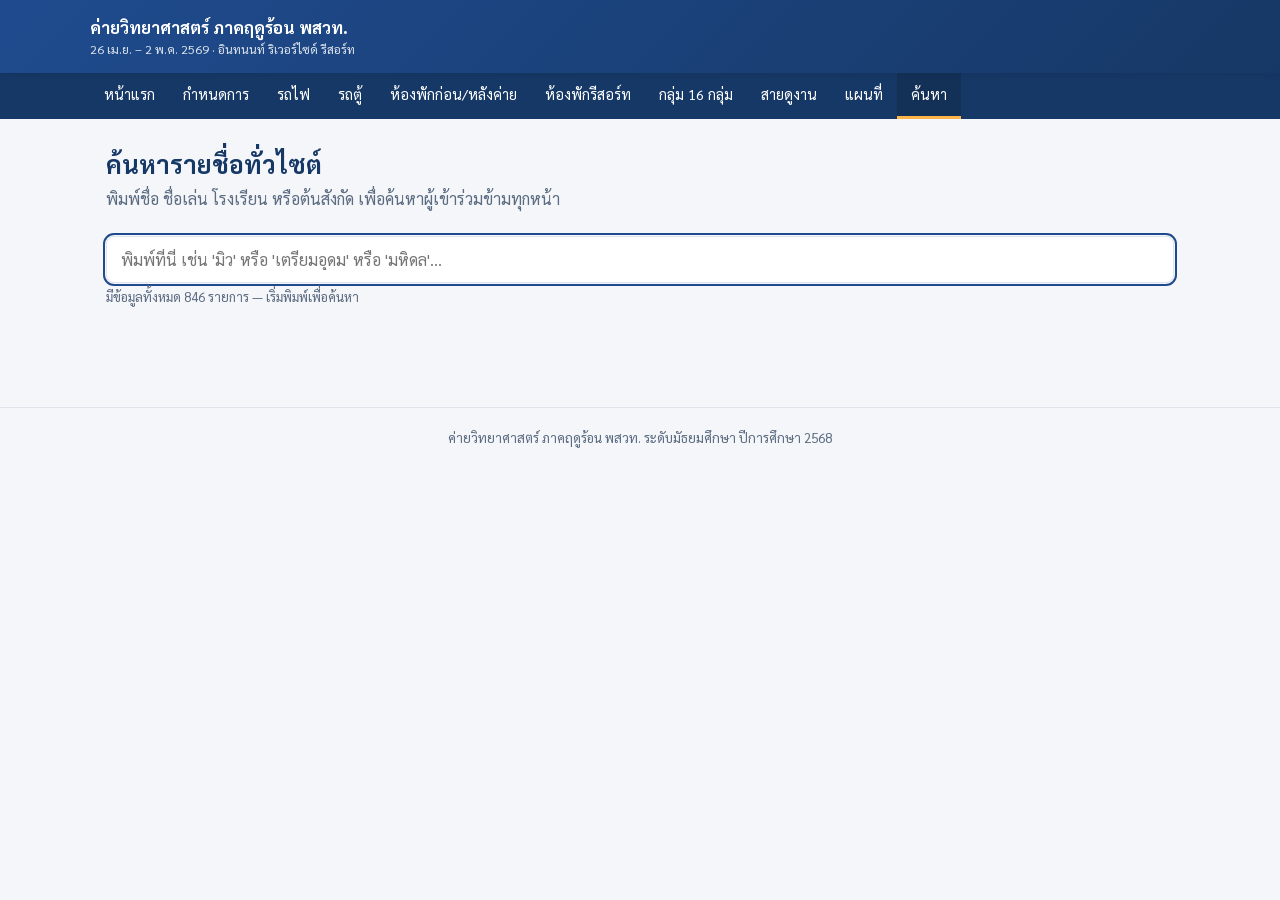
<file: dpst2025/search.html>
<!DOCTYPE html>
<html lang="th">
<head>
<meta charset="UTF-8">
<meta name="viewport" content="width=device-width, initial-scale=1">
<title>ค้นหา | ค่ายวิทยาศาสตร์ พสวท. 2568</title>
<link rel="stylesheet" href="assets/style.css">
<link rel="preconnect" href="https://fonts.googleapis.com">
<link rel="preconnect" href="https://fonts.gstatic.com" crossorigin>
<link href="https://fonts.googleapis.com/css2?family=Sarabun:wght@400;600;700&display=swap" rel="stylesheet">
</head>
<body>
<header class="site-header">
  <div class="wrap">
    <div class="brand">ค่ายวิทยาศาสตร์ ภาคฤดูร้อน พสวท.<small>26 เม.ย. – 2 พ.ค. 2569 · อินทนนท์ ริเวอร์ไซด์ รีสอร์ท</small></div>
    <button class="menu-toggle" aria-label="Menu">เมนู ☰</button>
  </div>
</header>
<nav class="site-nav">
  <div class="wrap">
    <a href="index.html">หน้าแรก</a>
    <a href="schedule.html">กำหนดการ</a>
    <a href="train.html">รถไฟ</a>
    <a href="vans.html">รถตู้</a>
    <a href="hotel-rooms.html">ห้องพักก่อน/หลังค่าย</a>
    <a href="accommodation.html">ห้องพักรีสอร์ท</a>
    <a href="groups.html">กลุ่ม 16 กลุ่ม</a>
    <a href="field-trip.html">สายดูงาน</a>
    <a href="map.html">แผนที่</a>
    <a href="search.html" class="active">ค้นหา</a>
  </div>
</nav>
<main>

  <h1>ค้นหารายชื่อทั่วไซต์</h1>
  <p class="lead">พิมพ์ชื่อ ชื่อเล่น โรงเรียน หรือต้นสังกัด เพื่อค้นหาผู้เข้าร่วมข้ามทุกหน้า</p>

  <div class="search-bar">
    <input id="g-search" type="search" placeholder="พิมพ์ที่นี่ เช่น 'มิว' หรือ 'เตรียมอุดม' หรือ 'มหิดล'…" autocomplete="off" autofocus>
    <div class="search-stats" id="g-stats">เริ่มพิมพ์เพื่อค้นหา</div>
  </div>

  <div id="g-results"></div>

<script>
const DATA = [{"name": "นาย เสฏฐวุฒิ โอชู", "school": "มหาวิทยาลัยสงขลานครินทร์", "role": "พี่เลี้ยง", "section": "รถไฟ", "section_url": "train.html", "detail": "ขาไป คันที่ 2 ที่นั่ง 38 · ขากลับ คันที่ 6 ที่นั่ง 40"}, {"name": "นาย กิตติพงษ์ ทองหัตถา", "school": "จุฬาลงกรณ์มหาวิทยาลัย", "role": "พี่เลี้ยง", "section": "รถไฟ", "section_url": "train.html", "detail": "ขาไป คันที่ 2 ที่นั่ง 39 · ขากลับ คันที่ 7 ที่นั่ง 1"}, {"name": "นาย กิตติภพ คงทองเจริญ", "school": "มหาวิทยาลัยเกษตรศาสตร์", "role": "พี่เลี้ยง", "section": "รถไฟ", "section_url": "train.html", "detail": "ขาไป คันที่ 2 ที่นั่ง 40 · ขากลับ คันที่ 7 ที่นั่ง 2"}, {"name": "นางสาว บุริมนาถ เกียรติขจรฤทธิ์", "school": "โรงเรียนเตรียมอุดมศึกษา", "role": "นักเรียน", "section": "รถไฟ", "section_url": "train.html", "detail": "ขาไป คันที่ 3 ที่นั่ง 1 · ขากลับ คันที่ 7 ที่นั่ง 3"}, {"name": "นาย ธีร์ ชอบแสงจันทร์", "school": "โรงเรียนเตรียมอุดมศึกษา", "role": "นักเรียน", "section": "รถไฟ", "section_url": "train.html", "detail": "ขาไป คันที่ 3 ที่นั่ง 2 · ขากลับ คันที่ 7 ที่นั่ง 4"}, {"name": "นางสาว ปาณิสรา โฆษิตสุรังคกุล", "school": "โรงเรียนเตรียมอุดมศึกษา", "role": "นักเรียน", "section": "รถไฟ", "section_url": "train.html", "detail": "ขาไป คันที่ 3 ที่นั่ง 3 · ขากลับ คันที่ 7 ที่นั่ง 5"}, {"name": "นาย ปัณณ์ ต่ออุดม", "school": "โรงเรียนเตรียมอุดมศึกษา", "role": "นักเรียน", "section": "รถไฟ", "section_url": "train.html", "detail": "ขาไป คันที่ 3 ที่นั่ง 4 · ขากลับ คันที่ 7 ที่นั่ง 6"}, {"name": "นาย ณัฐพงษ์ ศรีวัฒนา", "school": "โรงเรียนเตรียมอุดมศึกษา", "role": "นักเรียน", "section": "รถไฟ", "section_url": "train.html", "detail": "ขาไป คันที่ 3 ที่นั่ง 5 · ขากลับ คันที่ 7 ที่นั่ง 7"}, {"name": "นาย ปีย์ดนัย ท่าจีน", "school": "โรงเรียนเตรียมอุดมศึกษา", "role": "นักเรียน", "section": "รถไฟ", "section_url": "train.html", "detail": "ขาไป คันที่ 3 ที่นั่ง 6 · ขากลับ คันที่ 7 ที่นั่ง 8"}, {"name": "นาย มงกุฎ บุญธปัญญา", "school": "โรงเรียนเตรียมอุดมศึกษา", "role": "นักเรียน", "section": "รถไฟ", "section_url": "train.html", "detail": "ขาไป คันที่ 3 ที่นั่ง 7 · ขากลับ คันที่ 7 ที่นั่ง 9"}, {"name": "นาย ณัคชภัทร นำศิริกุล", "school": "โรงเรียนเตรียมอุดมศึกษา", "role": "นักเรียน", "section": "รถไฟ", "section_url": "train.html", "detail": "ขาไป คันที่ 3 ที่นั่ง 8 · ขากลับ คันที่ 7 ที่นั่ง 10"}, {"name": "นางสาว บุญญาดา จามิกรานนท์", "school": "โรงเรียนเตรียมอุดมศึกษา", "role": "นักเรียน", "section": "รถไฟ", "section_url": "train.html", "detail": "ขากลับ คันที่ 7 ที่นั่ง 11 · ไปเอง"}, {"name": "นางสาว ปริยฉัตร ศรีคงคา", "school": "โรงเรียนเตรียมอุดมศึกษา", "role": "นักเรียน", "section": "รถไฟ", "section_url": "train.html", "detail": "ขาไป คันที่ 3 ที่นั่ง 9 · ขากลับ คันที่ 7 ที่นั่ง 12"}, {"name": "นาย นนท์ปวิธ ชัยฤทธิ์", "school": "โรงเรียนเตรียมอุดมศึกษา", "role": "นักเรียน", "section": "รถไฟ", "section_url": "train.html", "detail": "ขาไป คันที่ 3 ที่นั่ง 10 · ขากลับ คันที่ 7 ที่นั่ง 13"}, {"name": "นาย สิริณัฏฐ์ ขำสุข", "school": "โรงเรียนเตรียมอุดมศึกษา", "role": "นักเรียน", "section": "รถไฟ", "section_url": "train.html", "detail": "ขาไป คันที่ 3 ที่นั่ง 11 · ขากลับ คันที่ 7 ที่นั่ง 14"}, {"name": "นาย อัฑฒกร จงผาติวุฒิ", "school": "โรงเรียนสวนกุหลาบวิทยาลัย", "role": "นักเรียน", "section": "รถไฟ", "section_url": "train.html", "detail": "ขาไป คันที่ 3 ที่นั่ง 12 · ขากลับ คันที่ 7 ที่นั่ง 15"}, {"name": "นาย ปัณณธร ธารพานิช", "school": "โรงเรียนสวนกุหลาบวิทยาลัย", "role": "นักเรียน", "section": "รถไฟ", "section_url": "train.html", "detail": "ขาไป คันที่ 3 ที่นั่ง 13 · ขากลับ คันที่ 7 ที่นั่ง 16"}, {"name": "นางสาว ธัญญรัตน์ ก้อนทอง", "school": "โรงเรียนเบ็ญจะมะมหาราช", "role": "นักเรียน", "section": "รถไฟ", "section_url": "train.html", "detail": "ขาไป คันที่ 3 ที่นั่ง 14 · ขากลับ คันที่ 7 ที่นั่ง 17"}, {"name": "นางสาว อัณณา นันทสำเริง", "school": "โรงเรียนเบ็ญจะมะมหาราช", "role": "นักเรียน", "section": "รถไฟ", "section_url": "train.html", "detail": "ขาไป คันที่ 3 ที่นั่ง 15 · ขากลับ คันที่ 7 ที่นั่ง 18"}, {"name": "นาง สุปราณี มงคลล้ำ", "school": "โรงเรียนบุรีรัมย์พิทยาคม", "role": "ครู", "section": "รถไฟ", "section_url": "train.html", "detail": "ขาไป คันที่ 3 ที่นั่ง 16 · ขากลับ คันที่ 7 ที่นั่ง 19"}, {"name": "นางสาว มาฆศินันจา ทองมูล", "school": "โรงเรียนเบ็ญจะมะมหาราช", "role": "ครู", "section": "รถไฟ", "section_url": "train.html", "detail": "ขาไป คันที่ 3 ที่นั่ง 17 · ขากลับ คันที่ 7 ที่นั่ง 20"}, {"name": "นางสาว พิชชาภัทร อนุรักษ์", "school": "โรงเรียนสุราษฎร์ธานี", "role": "นักเรียน", "section": "รถไฟ", "section_url": "train.html", "detail": "ขาไป คันที่ 3 ที่นั่ง 18 · ขากลับ คันที่ 7 ที่นั่ง 21"}, {"name": "นางสาว จุฬาลักษณ์ ศรีเมือง", "school": "โรงเรียนสามเสนวิทยาลัย", "role": "นักเรียน", "section": "รถไฟ", "section_url": "train.html", "detail": "ขาไป คันที่ 3 ที่นั่ง 19 · ขากลับ คันที่ 7 ที่นั่ง 22"}, {"name": "นาย เอื้ออังกูร วรอาจ", "school": "โรงเรียนสามเสนวิทยาลัย", "role": "นักเรียน", "section": "รถไฟ", "section_url": "train.html", "detail": "ขาไป คันที่ 3 ที่นั่ง 20 · ขากลับ คันที่ 7 ที่นั่ง 23"}, {"name": "นาย ธศธรณ์ จันทร์ศรี", "school": "โรงเรียนบดินทรเดชา (สิงห์ สิงหเสนี)", "role": "นักเรียน", "section": "รถไฟ", "section_url": "train.html", "detail": "ขาไป คันที่ 3 ที่นั่ง 21 · ขากลับ คันที่ 7 ที่นั่ง 24"}, {"name": "นางสาว ศลิษา วีรการณ์", "school": "โรงเรียนบดินทรเดชา (สิงห์ สิงหเสนี)", "role": "นักเรียน", "section": "รถไฟ", "section_url": "train.html", "detail": "ขาไป คันที่ 3 ที่นั่ง 22 · ขากลับ คันที่ 7 ที่นั่ง 25"}, {"name": "นาย รัชชาพงษ์ กองสุข", "school": "โรงเรียนบดินทรเดชา (สิงห์ สิงหเสนี)", "role": "นักเรียน", "section": "รถไฟ", "section_url": "train.html", "detail": "ขาไป คันที่ 3 ที่นั่ง 23 · ขากลับ คันที่ 7 ที่นั่ง 26"}, {"name": "นางสาว ณัฏฐณิชา ภัทรธิติพันธุ์", "school": "โรงเรียนพัทลุง", "role": "นักเรียน", "section": "รถไฟ", "section_url": "train.html", "detail": "ขาไป คันที่ 3 ที่นั่ง 24 · ขากลับ คันที่ 7 ที่นั่ง 27"}, {"name": "นางสาว ณัฐณิชาต์ จันทร์ชูวงศ์", "school": "โรงเรียนบุรีรัมย์พิทยาคม", "role": "นักเรียน", "section": "รถไฟ", "section_url": "train.html", "detail": "ขาไป คันที่ 3 ที่นั่ง 25 · กลับเอง"}, {"name": "นาย คณินณัฐ ไพรลือชา", "school": "โรงเรียนบุรีรัมย์พิทยาคม", "role": "นักเรียน", "section": "รถไฟ", "section_url": "train.html", "detail": "ขาไป คันที่ 3 ที่นั่ง 26 · ขากลับ คันที่ 7 ที่นั่ง 28"}, {"name": "นางสาว โสพิชา งามสวย", "school": "โรงเรียนสาธิตจุฬาลงกรณ์ฯ", "role": "นักเรียน", "section": "รถไฟ", "section_url": "train.html", "detail": "ขาไป คันที่ 3 ที่นั่ง 27 · ขากลับ คันที่ 7 ที่นั่ง 29"}, {"name": "นางสาว ชมพูนุช พิบูลย์อนันต์", "school": "โรงเรียนชลราษฎรอำรุง", "role": "นักเรียน", "section": "รถไฟ", "section_url": "train.html", "detail": "ขาไป คันที่ 3 ที่นั่ง 28 · ขากลับ คันที่ 7 ที่นั่ง 30"}, {"name": "นางสาว ณัฏฐ์ฎาพร มณีเสาวนพ", "school": "โรงเรียนบดินทรเดชา (สิงห์ สิงหเสนี)", "role": "นักเรียน", "section": "รถไฟ", "section_url": "train.html", "detail": "ขาไป คันที่ 3 ที่นั่ง 29 · ขากลับ คันที่ 7 ที่นั่ง 31"}, {"name": "นาย จิรทีปต์ ศรีจันโพธิคุณ", "school": "โรงเรียนบดินทรเดชา (สิงห์ สิงหเสนี)", "role": "นักเรียน", "section": "รถไฟ", "section_url": "train.html", "detail": "ขาไป คันที่ 3 ที่นั่ง 30 · ขากลับ คันที่ 7 ที่นั่ง 32"}, {"name": "นางสาว ภูริชญา อ่อนอ้วน", "school": "โรงเรียนบดินทรเดชา (สิงห์ สิงหเสนี)", "role": "นักเรียน", "section": "รถไฟ", "section_url": "train.html", "detail": "ขาไป คันที่ 3 ที่นั่ง 31 · ขากลับ คันที่ 7 ที่นั่ง 33"}, {"name": "นางสาว สปัน เล็กอุทัย", "school": "โรงเรียนบดินทรเดชา (สิงห์ สิงหเสนี)", "role": "นักเรียน", "section": "รถไฟ", "section_url": "train.html", "detail": "ขาไป คันที่ 3 ที่นั่ง 32 · ขากลับ คันที่ 7 ที่นั่ง 34"}, {"name": "นางสาว เขมณัฏฐ์ ภักดีไทย", "school": "โรงเรียนบดินทรเดชา (สิงห์ สิงหเสนี)", "role": "นักเรียน", "section": "รถไฟ", "section_url": "train.html", "detail": "ขาไป คันที่ 3 ที่นั่ง 33 · ขากลับ คันที่ 7 ที่นั่ง 35"}, {"name": "นาย รพี จันทร์มณี", "school": "โรงเรียนบดินทรเดชา (สิงห์ สิงหเสนี)", "role": "นักเรียน", "section": "รถไฟ", "section_url": "train.html", "detail": "ขาไป คันที่ 3 ที่นั่ง 34 · ขากลับ คันที่ 7 ที่นั่ง 36"}, {"name": "นาย ศศิณัฐ เทียมเมือง", "school": "โรงเรียนบดินทรเดชา (สิงห์ สิงหเสนี)", "role": "นักเรียน", "section": "รถไฟ", "section_url": "train.html", "detail": "ขาไป คันที่ 3 ที่นั่ง 35 · ขากลับ คันที่ 7 ที่นั่ง 37"}, {"name": "นาย อิทธิวินทิช์ ตั้งภัทรวดี", "school": "โรงเรียนบดินทรเดชา (สิงห์ สิงหเสนี)", "role": "นักเรียน", "section": "รถไฟ", "section_url": "train.html", "detail": "ขาไป คันที่ 3 ที่นั่ง 36 · ขากลับ คันที่ 7 ที่นั่ง 38"}, {"name": "นาย วชิรวิชญ์ ขัน", "school": "โรงเรียนบดินทรเดชา (สิงห์ สิงหเสนี)", "role": "นักเรียน", "section": "รถไฟ", "section_url": "train.html", "detail": "ขาไป คันที่ 3 ที่นั่ง 37 · ขากลับ คันที่ 7 ที่นั่ง 39"}, {"name": "นางสาว สุชัญสินี อธิมาตรานนท์", "school": "โรงเรียนบดินทรเดชา (สิงห์ สิงหเสนี)", "role": "นักเรียน", "section": "รถไฟ", "section_url": "train.html", "detail": "ขาไป คันที่ 3 ที่นั่ง 38 · ขากลับ คันที่ 7 ที่นั่ง 40"}, {"name": "นางสาว พัชริดา ใจบุญ", "school": "โรงเรียนบดินทรเดชา (สิงห์ สิงหเสนี)", "role": "ครู", "section": "รถไฟ", "section_url": "train.html", "detail": "ขาไป คันที่ 3 ที่นั่ง 39 · ขากลับ คันที่ 10 ที่นั่ง 1"}, {"name": "นางสาว สุภชา โซวิกุล", "school": "โรงเรียนสามเสนวิทยาลัย", "role": "นักเรียน", "section": "รถไฟ", "section_url": "train.html", "detail": "ขาไป คันที่ 3 ที่นั่ง 40 · ขากลับ คันที่ 10 ที่นั่ง 2"}, {"name": "นางสาว พิมพ์ชนก แซ่เตื้อง", "school": "โรงเรียนสามเสนวิทยาลัย", "role": "นักเรียน", "section": "รถไฟ", "section_url": "train.html", "detail": "ขาไป คันที่ 4 ที่นั่ง 1 · ขากลับ คันที่ 10 ที่นั่ง 3"}, {"name": "นางสาว ธัญญาภรณ์ เตวโนทัย", "school": "โรงเรียนสามเสนวิทยาลัย", "role": "นักเรียน", "section": "รถไฟ", "section_url": "train.html", "detail": "ขาไป คันที่ 4 ที่นั่ง 2 · ขากลับ คันที่ 10 ที่นั่ง 4"}, {"name": "นางสาว ศิรนุชา กำลังใบ", "school": "โรงเรียนสามเสนวิทยาลัย", "role": "นักเรียน", "section": "รถไฟ", "section_url": "train.html", "detail": "ขาไป คันที่ 4 ที่นั่ง 3 · ขากลับ คันที่ 10 ที่นั่ง 5"}, {"name": "นางสาว ณภัทร เลิศบำรุงสุข", "school": "โรงเรียนสามเสนวิทยาลัย", "role": "นักเรียน", "section": "รถไฟ", "section_url": "train.html", "detail": "ขาไป คันที่ 4 ที่นั่ง 4 · ขากลับ คันที่ 10 ที่นั่ง 6"}, {"name": "นางสาว บุญญาพร ปรีชาวิบูลย์", "school": "โรงเรียนสามเสนวิทยาลัย", "role": "นักเรียน", "section": "รถไฟ", "section_url": "train.html", "detail": "ขาไป คันที่ 4 ที่นั่ง 5 · ขากลับ คันที่ 10 ที่นั่ง 7"}, {"name": "นางสาว สาริน ศิริบุญ", "school": "โรงเรียนสามเสนวิทยาลัย", "role": "นักเรียน", "section": "รถไฟ", "section_url": "train.html", "detail": "ขาไป คันที่ 4 ที่นั่ง 6 · ขากลับ คันที่ 10 ที่นั่ง 8"}, {"name": "นาย วรพัชร์พงศ์ เครือยิ้ม", "school": "โรงเรียนสามเสนวิทยาลัย", "role": "นักเรียน", "section": "รถไฟ", "section_url": "train.html", "detail": "ขาไป คันที่ 4 ที่นั่ง 7 · ขากลับ คันที่ 10 ที่นั่ง 9"}, {"name": "นางสาว พรสินี คำบู่", "school": "โรงเรียนสามเสนวิทยาลัย", "role": "นักเรียน", "section": "รถไฟ", "section_url": "train.html", "detail": "ขาไป คันที่ 4 ที่นั่ง 8 · ขากลับ คันที่ 10 ที่นั่ง 10"}, {"name": "นาย วชิรวิทย์ อดทน", "school": "โรงเรียนสามเสนวิทยาลัย", "role": "นักเรียน", "section": "รถไฟ", "section_url": "train.html", "detail": "ขาไป คันที่ 4 ที่นั่ง 9 · ขากลับ คันที่ 10 ที่นั่ง 11"}, {"name": "นาย ภูริ ภูมิลักษณ์", "school": "โรงเรียนศรีบุณยานนท์", "role": "นักเรียน", "section": "รถไฟ", "section_url": "train.html", "detail": "ขาไป คันที่ 4 ที่นั่ง 10 · ขากลับ คันที่ 10 ที่นั่ง 12"}, {"name": "นางสาว กัญญาณัฐ บัวแก้ว", "school": "โรงเรียนศรีบุณยานนท์", "role": "นักเรียน", "section": "รถไฟ", "section_url": "train.html", "detail": "ขาไป คันที่ 4 ที่นั่ง 11 · ขากลับ คันที่ 10 ที่นั่ง 13"}, {"name": "นางสาว อาภากร พบมงคลชัย", "school": "โรงเรียนศรีบุณยานนท์", "role": "นักเรียน", "section": "รถไฟ", "section_url": "train.html", "detail": "ขาไป คันที่ 4 ที่นั่ง 12 · ขากลับ คันที่ 10 ที่นั่ง 14"}, {"name": "นางสาว พิริยาภรณ์ นันทรัตน์", "school": "โรงเรียนศรีบุณยานนท์", "role": "นักเรียน", "section": "รถไฟ", "section_url": "train.html", "detail": "ขาไป คันที่ 4 ที่นั่ง 13 · ขากลับ คันที่ 10 ที่นั่ง 15"}, {"name": "นางสาว ปณาลี อึ้งสุกิจ", "school": "โรงเรียนศรีบุณยานนท์", "role": "นักเรียน", "section": "รถไฟ", "section_url": "train.html", "detail": "ขาไป คันที่ 4 ที่นั่ง 14 · ขากลับ คันที่ 10 ที่นั่ง 16"}, {"name": "นาย อัครชัย สินมา", "school": "โรงเรียนศรีบุณยานนท์", "role": "นักเรียน", "section": "รถไฟ", "section_url": "train.html", "detail": "ขาไป คันที่ 4 ที่นั่ง 15 · ขากลับ คันที่ 10 ที่นั่ง 17"}, {"name": "นาย ภูริณัฐ จีนากูล", "school": "โรงเรียนศรีบุณยานนท์", "role": "นักเรียน", "section": "รถไฟ", "section_url": "train.html", "detail": "ขาไป คันที่ 4 ที่นั่ง 16 · ขากลับ คันที่ 10 ที่นั่ง 18"}, {"name": "นางสาว ธนัสถา สุจริตรัศมี", "school": "โรงเรียนศรีบุณยานนท์", "role": "นักเรียน", "section": "รถไฟ", "section_url": "train.html", "detail": "ขาไป คันที่ 4 ที่นั่ง 17 · ขากลับ คันที่ 10 ที่นั่ง 19"}, {"name": "นางสาว พัสวี สารีบุญ", "school": "โรงเรียนศรีบุณยานนท์", "role": "นักเรียน", "section": "รถไฟ", "section_url": "train.html", "detail": "ขาไป คันที่ 4 ที่นั่ง 18 · ขากลับ คันที่ 10 ที่นั่ง 20"}, {"name": "นาย พรรษกร ถาวรวัน", "school": "โรงเรียนศรีบุณยานนท์", "role": "นักเรียน", "section": "รถไฟ", "section_url": "train.html", "detail": "ขาไป คันที่ 4 ที่นั่ง 19 · ขากลับ คันที่ 10 ที่นั่ง 21"}, {"name": "นาย ชัยยศ นุ่มกลิ่น", "school": "โรงเรียนศรีบุณยานนท์", "role": "ครู", "section": "รถไฟ", "section_url": "train.html", "detail": "ขาไป คันที่ 4 ที่นั่ง 20 · ขากลับ คันที่ 10 ที่นั่ง 22"}, {"name": "นาย ปรมัตถ์ เจริญกุล", "school": "โรงเรียนพระปฐมวิทยาลัย", "role": "นักเรียน", "section": "รถไฟ", "section_url": "train.html", "detail": "ขาไป คันที่ 4 ที่นั่ง 21 · ขากลับ คันที่ 10 ที่นั่ง 23"}, {"name": "นาย รัชพล รัตนสิทธิ์", "school": "โรงเรียนพระปฐมวิทยาลัย", "role": "นักเรียน", "section": "รถไฟ", "section_url": "train.html", "detail": "ขาไป คันที่ 4 ที่นั่ง 22 · ขากลับ คันที่ 10 ที่นั่ง 24"}, {"name": "นางสาว ปาภาภัทร เทียนพิมาย", "school": "โรงเรียนพระปฐมวิทยาลัย", "role": "นักเรียน", "section": "รถไฟ", "section_url": "train.html", "detail": "ขาไป คันที่ 4 ที่นั่ง 23 · ขากลับ คันที่ 10 ที่นั่ง 25"}, {"name": "นางสาว ชิสา วรุณปิยภณ", "school": "โรงเรียนพระปฐมวิทยาลัย", "role": "นักเรียน", "section": "รถไฟ", "section_url": "train.html", "detail": "ขาไป คันที่ 4 ที่นั่ง 24 · ขากลับ คันที่ 10 ที่นั่ง 26"}, {"name": "นาย นัทธวัฒน์ สิงห์เรือง", "school": "โรงเรียนพระปฐมวิทยาลัย", "role": "นักเรียน", "section": "รถไฟ", "section_url": "train.html", "detail": "ขาไป คันที่ 4 ที่นั่ง 25 · ขากลับ คันที่ 10 ที่นั่ง 27"}, {"name": "นางสาว บัณฑิตา อดใจ", "school": "โรงเรียนพระปฐมวิทยาลัย", "role": "นักเรียน", "section": "รถไฟ", "section_url": "train.html", "detail": "ขาไป คันที่ 4 ที่นั่ง 26 · ขากลับ คันที่ 10 ที่นั่ง 28"}, {"name": "นาย ณัฐกานต์ สุขสอาด", "school": "โรงเรียนพระปฐมวิทยาลัย", "role": "นักเรียน", "section": "รถไฟ", "section_url": "train.html", "detail": "ขาไป คันที่ 4 ที่นั่ง 27 · ขากลับ คันที่ 10 ที่นั่ง 29"}, {"name": "นางสาว กัลยกร ธิบดี", "school": "โรงเรียนพระปฐมวิทยาลัย", "role": "นักเรียน", "section": "รถไฟ", "section_url": "train.html", "detail": "ขาไป คันที่ 4 ที่นั่ง 28 · ขากลับ คันที่ 10 ที่นั่ง 30"}, {"name": "นางสาว รวงข้าว ทองคำ", "school": "โรงเรียนพระปฐมวิทยาลัย", "role": "นักเรียน", "section": "รถไฟ", "section_url": "train.html", "detail": "ขาไป คันที่ 4 ที่นั่ง 29 · ขากลับ คันที่ 10 ที่นั่ง 31"}, {"name": "นางสาว บุษย์น้ำเพชร เงาฉาย", "school": "โรงเรียนพระปฐมวิทยาลัย", "role": "นักเรียน", "section": "รถไฟ", "section_url": "train.html", "detail": "ขาไป คันที่ 4 ที่นั่ง 30 · ขากลับ คันที่ 10 ที่นั่ง 32"}, {"name": "นางสาว วรันต์ภรณ์ คังคะประดิษฐ์", "school": "โรงเรียนพระปฐมวิทยาลัย", "role": "ครู", "section": "รถไฟ", "section_url": "train.html", "detail": "ขาไป คันที่ 4 ที่นั่ง 31 · ขากลับ คันที่ 10 ที่นั่ง 33"}, {"name": "นางสาว นารีญา สุขสร้อย", "school": "โรงเรียนสุรนารีวิทยา", "role": "นักเรียน", "section": "รถไฟ", "section_url": "train.html", "detail": "ขาไป คันที่ 4 ที่นั่ง 32 · ขากลับ คันที่ 10 ที่นั่ง 34"}, {"name": "นาย ชยพล นิตยวัน", "school": "โรงเรียนสุรนารีวิทยา", "role": "นักเรียน", "section": "รถไฟ", "section_url": "train.html", "detail": "ขาไป คันที่ 4 ที่นั่ง 33 · ขากลับ คันที่ 10 ที่นั่ง 35"}, {"name": "นางสาว ชมชล นิลจันทร์", "school": "โรงเรียนสุรนารีวิทยา", "role": "นักเรียน", "section": "รถไฟ", "section_url": "train.html", "detail": "ขาไป คันที่ 4 ที่นั่ง 34 · ขากลับ คันที่ 10 ที่นั่ง 36"}, {"name": "นาย ภูริพัฒน์ ปริญญานุสสรณ์", "school": "โรงเรียนสุรนารีวิทยา", "role": "นักเรียน", "section": "รถไฟ", "section_url": "train.html", "detail": "ขาไป คันที่ 4 ที่นั่ง 35 · ขากลับ คันที่ 10 ที่นั่ง 37"}, {"name": "นางสาว ธมนต์ชิตา หอมจะบก", "school": "โรงเรียนสุรนารีวิทยา", "role": "นักเรียน", "section": "รถไฟ", "section_url": "train.html", "detail": "ขาไป คันที่ 4 ที่นั่ง 36 · ขากลับ คันที่ 10 ที่นั่ง 38"}, {"name": "นางสาว ณิชกานต์ พลเพชร", "school": "โรงเรียนสุรนารีวิทยา", "role": "นักเรียน", "section": "รถไฟ", "section_url": "train.html", "detail": "ขาไป คันที่ 4 ที่นั่ง 37 · ขากลับ คันที่ 10 ที่นั่ง 39"}, {"name": "นางสาว นันท์นภัส เกษใหม่", "school": "โรงเรียนสุรนารีวิทยา", "role": "นักเรียน", "section": "รถไฟ", "section_url": "train.html", "detail": "ขาไป คันที่ 4 ที่นั่ง 38 · ขากลับ คันที่ 10 ที่นั่ง 40"}, {"name": "นางสาว กษมา อมรอธิวัฒน์", "school": "โรงเรียนสุรนารีวิทยา", "role": "นักเรียน", "section": "รถไฟ", "section_url": "train.html", "detail": "ขาไป คันที่ 4 ที่นั่ง 39 · ขากลับ คันที่ 11 ที่นั่ง 1"}, {"name": "นาย ภูวิศ สังวีระ", "school": "โรงเรียนสุรนารีวิทยา", "role": "นักเรียน", "section": "รถไฟ", "section_url": "train.html", "detail": "ขาไป คันที่ 4 ที่นั่ง 40 · ขากลับ คันที่ 11 ที่นั่ง 2"}, {"name": "นางสาว เบญญาภา สิริประเสริฐศิลป์", "school": "โรงเรียนสุรนารีวิทยา", "role": "นักเรียน", "section": "รถไฟ", "section_url": "train.html", "detail": "ขาไป คันที่ 5 ที่นั่ง 1 · ขากลับ คันที่ 11 ที่นั่ง 3"}, {"name": "นาย พิษณุ ศุภศาสตร์วงศ์", "school": "โรงเรียนสุรนารีวิทยา", "role": "ครู", "section": "รถไฟ", "section_url": "train.html", "detail": "ขาไป คันที่ 5 ที่นั่ง 2 · ขากลับ คันที่ 11 ที่นั่ง 4"}, {"name": "นางสาว ณัฐธิสา ช้างนิล", "school": "โรงเรียนเบญจมราชูทิศ", "role": "นักเรียน", "section": "รถไฟ", "section_url": "train.html", "detail": "ขาไป คันที่ 5 ที่นั่ง 3 · ขากลับ คันที่ 11 ที่นั่ง 5"}, {"name": "นางสาว สุภัสสร อสงไขย์", "school": "โรงเรียนเบญจมราชูทิศ", "role": "นักเรียน", "section": "รถไฟ", "section_url": "train.html", "detail": "ขาไป คันที่ 5 ที่นั่ง 4 · ขากลับ คันที่ 11 ที่นั่ง 6"}, {"name": "นาย ปานณไชญ์ หิ้นจิ้ว", "school": "โรงเรียนเบญจมราชูทิศ", "role": "นักเรียน", "section": "รถไฟ", "section_url": "train.html", "detail": "ขาไป คันที่ 5 ที่นั่ง 5 · ขากลับ คันที่ 11 ที่นั่ง 7"}, {"name": "นางสาว ชวิศา ประสมพงษ์", "school": "โรงเรียนเบญจมราชูทิศ", "role": "นักเรียน", "section": "รถไฟ", "section_url": "train.html", "detail": "ขาไป คันที่ 5 ที่นั่ง 6 · ขากลับ คันที่ 11 ที่นั่ง 8"}, {"name": "นางสาว ชญานิศ เศวตธรรมรังสี", "school": "โรงเรียนเบญจมราชูทิศ", "role": "นักเรียน", "section": "รถไฟ", "section_url": "train.html", "detail": "ขาไป คันที่ 5 ที่นั่ง 7 · ขากลับ คันที่ 11 ที่นั่ง 9"}, {"name": "นางสาว กุลวรินทร์ สมยินดี", "school": "โรงเรียนเบญจมราชูทิศ", "role": "นักเรียน", "section": "รถไฟ", "section_url": "train.html", "detail": "ขาไป คันที่ 5 ที่นั่ง 8 · ขากลับ คันที่ 11 ที่นั่ง 10"}, {"name": "นางสาว ชัญญานุช เรืองดิษฐ์", "school": "โรงเรียนเบญจมราชูทิศ", "role": "นักเรียน", "section": "รถไฟ", "section_url": "train.html", "detail": "ขาไป คันที่ 5 ที่นั่ง 9 · ขากลับ คันที่ 11 ที่นั่ง 11"}, {"name": "นางสาว พิชญาภา ประโยชน์", "school": "โรงเรียนเบญจมราชูทิศ", "role": "นักเรียน", "section": "รถไฟ", "section_url": "train.html", "detail": "ขาไป คันที่ 5 ที่นั่ง 10 · ขากลับ คันที่ 11 ที่นั่ง 12"}, {"name": "นางสาว นงณภัส รักแก้ว", "school": "โรงเรียนเบญจมราชูทิศ", "role": "นักเรียน", "section": "รถไฟ", "section_url": "train.html", "detail": "ขาไป คันที่ 5 ที่นั่ง 11 · ขากลับ คันที่ 11 ที่นั่ง 13"}, {"name": "นางสาว ธัญพักตร์ คงปาน", "school": "โรงเรียนเบญจมราชูทิศ", "role": "นักเรียน", "section": "รถไฟ", "section_url": "train.html", "detail": "ขาไป คันที่ 5 ที่นั่ง 12 · ขากลับ คันที่ 11 ที่นั่ง 14"}, {"name": "นาง ซัลวาณีย์ เจ๊ะมะหมัด", "school": "โรงเรียนเบญจมราชูทิศ", "role": "ครู", "section": "รถไฟ", "section_url": "train.html", "detail": "ขาไป คันที่ 5 ที่นั่ง 13 · ขากลับ คันที่ 11 ที่นั่ง 15"}, {"name": "นาง โสภา ปัฐน์บวรมงคล", "school": "สสวท.", "role": "กรรมการ", "section": "รถไฟ", "section_url": "train.html", "detail": "ขาไป คันที่ 5 ที่นั่ง 14 · ขากลับ คันที่ 11 ที่นั่ง 16"}, {"name": "นาย สืบพงศ์ ปานเพียรกุลภัค", "school": "สสวท.", "role": "กรรมการ", "section": "รถไฟ", "section_url": "train.html", "detail": "ขาไป คันที่ 5 ที่นั่ง 15 · ขากลับ คันที่ 11 ที่นั่ง 17"}, {"name": "นาย ชุมพล จันทะลา", "school": "สสวท.", "role": "กรรมการ", "section": "รถไฟ", "section_url": "train.html", "detail": "ขาไป คันที่ 5 ที่นั่ง 16 · ขากลับ คันที่ 11 ที่นั่ง 18"}, {"name": "นาย นิธิพัฒน์ จันทสุทธิบวร", "school": "สสวท.", "role": "กรรมการ", "section": "รถไฟ", "section_url": "train.html", "detail": "ขาไป คันที่ 5 ที่นั่ง 17 · ขากลับ คันที่ 11 ที่นั่ง 19"}, {"name": "นาง วิจิตรา บุญเสริม", "school": "สสวท.", "role": "กรรมการ", "section": "รถไฟ", "section_url": "train.html", "detail": "ขาไป คันที่ 5 ที่นั่ง 18 · ขากลับ คันที่ 11 ที่นั่ง 20"}, {"name": "นาย มิตรชัย คำงอก", "school": "สสวท.", "role": "กรรมการ", "section": "รถไฟ", "section_url": "train.html", "detail": "ขาไป คันที่ 5 ที่นั่ง 19 · ขากลับ คันที่ 11 ที่นั่ง 21"}, {"name": "นาย ชณัท อ้นบางเขน", "school": "จุฬาลงกรณ์มหาวิทยาลัย", "role": "กรรมการ", "section": "รถไฟ", "section_url": "train.html", "detail": "ขาไป คันที่ 5 ที่นั่ง 20 · ขากลับ คันที่ 11 ที่นั่ง 22"}, {"name": "นาย นนท์ ทองโปร่ง", "school": "มหาวิทยาลัยเทคโนโลยีพระจอมเกล้าธนบุรี", "role": "กรรมการ", "section": "รถไฟ", "section_url": "train.html", "detail": "ขาไป คันที่ 5 ที่นั่ง 21 · ขากลับ คันที่ 11 ที่นั่ง 23"}, {"name": "นาย ภวธน เขมะวิชานุรัตน์", "school": "มหาวิทยาลัยเทคโนโลยีพระจอมเกล้าธนบุรี", "role": "กรรมการ", "section": "รถไฟ", "section_url": "train.html", "detail": "ขาไป คันที่ 5 ที่นั่ง 22 · ขากลับ คันที่ 11 ที่นั่ง 24"}, {"name": "นาย พิศุทธิ์ วิเศษสิงห์", "school": "มหาวิทยาลัย CMKL", "role": "กรรมการ", "section": "รถไฟ", "section_url": "train.html", "detail": "ขาไป คันที่ 5 ที่นั่ง 23 · ขากลับ คันที่ 11 ที่นั่ง 25"}, {"name": "นาย ไพบูลย์ เงินมีศรี", "school": "มหาวิทยาลัยเกษตรศาสตร์", "role": "กรรมการ", "section": "รถไฟ", "section_url": "train.html", "detail": "ขาไป คันที่ 5 ที่นั่ง 24 · ขากลับ คันที่ 11 ที่นั่ง 26"}, {"name": "นาย ธันฐภัทร์ บุญช่วย", "school": "มหาวิทยาลัยมหิดล", "role": "กรรมการ", "section": "รถไฟ", "section_url": "train.html", "detail": "ขาไป คันที่ 5 ที่นั่ง 25 · ขากลับ คันที่ 11 ที่นั่ง 27"}, {"name": "นาย ไท ชัยอมฤต", "school": "มหาวิทยาลัยมหิดล", "role": "กรรมการ", "section": "รถไฟ", "section_url": "train.html", "detail": "ขาไป คันที่ 5 ที่นั่ง 26 · ขากลับ คันที่ 11 ที่นั่ง 28"}, {"name": "นางสาว วรรธนันท์ จตุวิริยะพรชัย", "school": "มหาวิทยาลัยมหิดล", "role": "กรรมการ", "section": "รถไฟ", "section_url": "train.html", "detail": "ขาไป คันที่ 5 ที่นั่ง 27 · ขากลับ คันที่ 11 ที่นั่ง 29"}, {"name": "นางสาว ฉันชนก สุดตา", "school": "มหาวิทยาลัยมหิดล", "role": "กรรมการ", "section": "รถไฟ", "section_url": "train.html", "detail": "ขาไป คันที่ 5 ที่นั่ง 28 · ขากลับ คันที่ 11 ที่นั่ง 30"}, {"name": "นาย เอกสิทธิ์ สมสุข", "school": "มหาวิทยาลัยมหิดล", "role": "กรรมการ", "section": "รถไฟ", "section_url": "train.html", "detail": "ขาไป คันที่ 5 ที่นั่ง 29 · ขากลับ คันที่ 11 ที่นั่ง 31"}, {"name": "นางสาว พรศรี เจริญพานิช", "school": "มหาวิทยาลัยศิลปากร", "role": "กรรมการ", "section": "รถไฟ", "section_url": "train.html", "detail": "ขาไป คันที่ 5 ที่นั่ง 30 · ขากลับ คันที่ 11 ที่นั่ง 32"}, {"name": "นาย วิทวัส หาญดี", "school": "มหาวิทยาลัยศิลปากร", "role": "กรรมการ", "section": "รถไฟ", "section_url": "train.html", "detail": "ขาไป คันที่ 5 ที่นั่ง 31 · ขากลับ คันที่ 11 ที่นั่ง 33"}, {"name": "นาย เทวฤทธิ์ สวารชร", "school": "มหาวิทยาลัยสงขลานครินทร์", "role": "กรรมการ", "section": "รถไฟ", "section_url": "train.html", "detail": "ขาไป คันที่ 5 ที่นั่ง 32 · ขากลับ คันที่ 11 ที่นั่ง 34"}, {"name": "นาย ณัฐพร ชื่นเจริญ", "school": "สถาบันเทคโนโลยีพระจอมเกล้าเจ้าคุณทหารลาดกระบัง", "role": "กรรมการ", "section": "รถไฟ", "section_url": "train.html", "detail": "ขาไป คันที่ 5 ที่นั่ง 33 · ขากลับ คันที่ 11 ที่นั่ง 35"}, {"name": "นางสาว เมธินีย์ สุดสวาท", "school": "สำนักงาน ก.พ.", "role": "กรรมการ", "section": "รถไฟ", "section_url": "train.html", "detail": "ขาไป คันที่ 5 ที่นั่ง 34 · ขากลับ คันที่ 11 ที่นั่ง 36"}, {"name": "นางสาว ณัฐภรณ์ บัวแย้ม", "school": "สถาบันวิจัยเพื่อการพัฒนาประเทศไทย (TDRI)", "role": "กรรมการ", "section": "รถไฟ", "section_url": "train.html", "detail": "ขาไป คันที่ 5 ที่นั่ง 35 · กลับเอง"}, {"name": "นาย ปริญญา เสงี่ยมสุนทร", "school": "มหาวิทยาลัยเทคโนโลยีพระจอมเกล้าธนบุรี", "role": "กรรมการ", "section": "รถไฟ", "section_url": "train.html", "detail": "ขาไป คันที่ 5 ที่นั่ง 36 · ขากลับ คันที่ 11 ที่นั่ง 37"}, {"name": "นางสาว ธิดาพร ศุภภากร", "school": "มหาวิทยาลัยเกษตรศาสตร์", "role": "กรรมการ", "section": "รถไฟ", "section_url": "train.html", "detail": "ขาไป คันที่ 5 ที่นั่ง 37 · ขากลับ คันที่ 11 ที่นั่ง 38"}, {"name": "นาง จุติภรณ์ ทัสสกุลพนิช", "school": "มหาวิทยาลัยเกษตรศาสตร์", "role": "กรรมการ", "section": "รถไฟ", "section_url": "train.html", "detail": "ขาไป คันที่ 5 ที่นั่ง 38 · ขากลับ คันที่ 11 ที่นั่ง 39"}, {"name": "นาย วิทยา เขาหนองบัว", "school": "มหาวิทยาลัยเทคโนโลยีพระจอมเกล้าธนบุรี", "role": "กรรมการ", "section": "รถไฟ", "section_url": "train.html", "detail": "ขาไป คันที่ 5 ที่นั่ง 39 · ขากลับ คันที่ 11 ที่นั่ง 40"}, {"name": "นางสาว นวรัตน์ อินทุวงศ์", "school": "สสวท.", "role": "กรรมการ", "section": "รถไฟ", "section_url": "train.html", "detail": "ขาไป คันที่ 5 ที่นั่ง 40 · ขากลับ คันที่ 6 ที่นั่ง 1"}, {"name": "นาย ณัชวัตร ไฝจู", "school": "บมจ.ธนาคารกรุงไทย", "role": "วิทยากร", "section": "รถไฟ", "section_url": "train.html", "detail": "ขาไป คันที่ 9 ที่นั่ง 1 · กลับเอง"}, {"name": "นาย กันต์ธีร์ มากโพธิ์", "school": "โรงเรียนเตรียมอุดมศึกษา", "role": "นักเรียน", "section": "รถไฟ", "section_url": "train.html", "detail": "ขาไป คันที่ 9 ที่นั่ง 2 · ขากลับ คันที่ 6 ที่นั่ง 2"}, {"name": "นาย ภคิน ไชยสุข", "school": "โรงเรียนเตรียมอุดมศึกษา", "role": "นักเรียน", "section": "รถไฟ", "section_url": "train.html", "detail": "ขาไป คันที่ 9 ที่นั่ง 3 · ขากลับ คันที่ 6 ที่นั่ง 3"}, {"name": "นางสาว อิสญาภา ไม้หอม", "school": "โรงเรียนเตรียมอุดมศึกษา", "role": "นักเรียน", "section": "รถไฟ", "section_url": "train.html", "detail": "ขาไป คันที่ 9 ที่นั่ง 4 · ขากลับ คันที่ 6 ที่นั่ง 4"}, {"name": "นาย ฉันทัช เชื้อสะอาด", "school": "โรงเรียนเตรียมอุดมศึกษา", "role": "นักเรียน", "section": "รถไฟ", "section_url": "train.html", "detail": "ขาไป คันที่ 9 ที่นั่ง 5 · ขากลับ คันที่ 6 ที่นั่ง 5"}, {"name": "นางสาว รวงข้าว หะเทศ", "school": "โรงเรียนเตรียมอุดมศึกษา", "role": "นักเรียน", "section": "รถไฟ", "section_url": "train.html", "detail": "ขาไป คันที่ 9 ที่นั่ง 6 · ขากลับ คันที่ 6 ที่นั่ง 6"}, {"name": "นาย นิติธร ปรีดิศรีพิพัฒน์", "school": "โรงเรียนเตรียมอุดมศึกษา", "role": "นักเรียน", "section": "รถไฟ", "section_url": "train.html", "detail": "ขาไป คันที่ 9 ที่นั่ง 7 · ขากลับ คันที่ 6 ที่นั่ง 7"}, {"name": "นาย รณกร จินดารัตน์", "school": "โรงเรียนเตรียมอุดมศึกษา", "role": "นักเรียน", "section": "รถไฟ", "section_url": "train.html", "detail": "ขาไป คันที่ 9 ที่นั่ง 8 · ขากลับ คันที่ 6 ที่นั่ง 8"}, {"name": "นางสาว วิรุฬห์รักษ์ ราษฎรศักดิ์", "school": "โรงเรียนเตรียมอุดมศึกษา", "role": "นักเรียน", "section": "รถไฟ", "section_url": "train.html", "detail": "ขาไป คันที่ 9 ที่นั่ง 9 · ขากลับ คันที่ 6 ที่นั่ง 9"}, {"name": "นางสาว จิณัฐตา ศรีบุญเจริญชัย", "school": "โรงเรียนเตรียมอุดมศึกษา", "role": "นักเรียน", "section": "รถไฟ", "section_url": "train.html", "detail": "ขาไป คันที่ 9 ที่นั่ง 10 · ขากลับ คันที่ 6 ที่นั่ง 10"}, {"name": "นาย ภาคภูมิ เกียรติวนิชวิไล", "school": "โรงเรียนเตรียมอุดมศึกษา", "role": "นักเรียน", "section": "รถไฟ", "section_url": "train.html", "detail": "ขาไป คันที่ 9 ที่นั่ง 11 · ขากลับ คันที่ 6 ที่นั่ง 11"}, {"name": "นาย ปฐวี เตรัตน์", "school": "โรงเรียนเตรียมอุดมศึกษา", "role": "นักเรียน", "section": "รถไฟ", "section_url": "train.html", "detail": "ขาไป คันที่ 9 ที่นั่ง 12 · ขากลับ คันที่ 6 ที่นั่ง 12"}, {"name": "นางสาว พิชชาพร อื้อภากรณ์สกุล", "school": "โรงเรียนเตรียมอุดมศึกษา", "role": "นักเรียน", "section": "รถไฟ", "section_url": "train.html", "detail": "ขาไป คันที่ 9 ที่นั่ง 13 · ขากลับ คันที่ 6 ที่นั่ง 13"}, {"name": "นาย สิปปภาส ลิปิพัฒนา", "school": "โรงเรียนเตรียมอุดมศึกษา", "role": "นักเรียน", "section": "รถไฟ", "section_url": "train.html", "detail": "ขาไป คันที่ 9 ที่นั่ง 14 · ขากลับ คันที่ 6 ที่นั่ง 14"}, {"name": "นาย ปริญ มิตรารัตน์", "school": "โรงเรียนเตรียมอุดมศึกษา", "role": "นักเรียน", "section": "รถไฟ", "section_url": "train.html", "detail": "ขาไป คันที่ 9 ที่นั่ง 15 · ขากลับ คันที่ 6 ที่นั่ง 15"}, {"name": "นาย ณภัทร กังวานสุระ", "school": "โรงเรียนเตรียมอุดมศึกษา", "role": "นักเรียน", "section": "รถไฟ", "section_url": "train.html", "detail": "ขาไป คันที่ 9 ที่นั่ง 16 · ขากลับ คันที่ 6 ที่นั่ง 16"}, {"name": "นาย ธีรธร คงเขษม", "school": "โรงเรียนสวนกุหลาบวิทยาลัย", "role": "นักเรียน", "section": "รถไฟ", "section_url": "train.html", "detail": "ขาไป คันที่ 9 ที่นั่ง 17 · ขากลับ คันที่ 6 ที่นั่ง 21"}, {"name": "นาย กันต์ ประพรม", "school": "โรงเรียนสวนกุหลาบวิทยาลัย", "role": "นักเรียน", "section": "รถไฟ", "section_url": "train.html", "detail": "ขาไป คันที่ 9 ที่นั่ง 18 · ขากลับ คันที่ 6 ที่นั่ง 22"}, {"name": "นาย ปาณัช โชติวิทยารัตน์", "school": "โรงเรียนสวนกุหลาบวิทยาลัย", "role": "นักเรียน", "section": "รถไฟ", "section_url": "train.html", "detail": "ขาไป คันที่ 9 ที่นั่ง 19 · ขากลับ คันที่ 6 ที่นั่ง 23"}, {"name": "นาย วิฑัญญู อร่ามแสงจันทร์", "school": "โรงเรียนสวนกุหลาบวิทยาลัย", "role": "นักเรียน", "section": "รถไฟ", "section_url": "train.html", "detail": "ขาไป คันที่ 9 ที่นั่ง 20 · ขากลับ คันที่ 6 ที่นั่ง 24"}, {"name": "นาย ชยพล นนทสูติ", "school": "โรงเรียนสวนกุหลาบวิทยาลัย", "role": "นักเรียน", "section": "รถไฟ", "section_url": "train.html", "detail": "ขาไป คันที่ 9 ที่นั่ง 21 · ขากลับ คันที่ 6 ที่นั่ง 25"}, {"name": "นาย ศักย์ศรณ์ กล่อมสังข์", "school": "โรงเรียนสวนกุหลาบวิทยาลัย", "role": "นักเรียน", "section": "รถไฟ", "section_url": "train.html", "detail": "ขาไป คันที่ 9 ที่นั่ง 22 · ขากลับ คันที่ 6 ที่นั่ง 26"}, {"name": "นาย คมชาญ โคตรธนวดี", "school": "โรงเรียนเตรียมอุดมศึกษา", "role": "นักเรียน", "section": "รถไฟ", "section_url": "train.html", "detail": "ขาไป คันที่ 9 ที่นั่ง 23 · ขากลับ คันที่ 6 ที่นั่ง 27"}, {"name": "นางสาว ปองกมล สุนทรวิภาต", "school": "โรงเรียนเตรียมอุดมศึกษา", "role": "นักเรียน", "section": "รถไฟ", "section_url": "train.html", "detail": "ขาไป คันที่ 9 ที่นั่ง 24 · ขากลับ คันที่ 6 ที่นั่ง 28"}, {"name": "นางสาว ณัฐรดา อุณหคงคา", "school": "โรงเรียนเตรียมอุดมศึกษา", "role": "นักเรียน", "section": "รถไฟ", "section_url": "train.html", "detail": "ขาไป คันที่ 9 ที่นั่ง 25 · ขากลับ คันที่ 6 ที่นั่ง 29"}, {"name": "นางสาว อริญา สุริยาบุตร", "school": "โรงเรียนสามเสนวิทยาลัย", "role": "ครู", "section": "รถไฟ", "section_url": "train.html", "detail": "ขาไป คันที่ 9 ที่นั่ง 26 · ขากลับ คันที่ 6 ที่นั่ง 30"}, {"name": "นางสาว ชลิตา ทองเพิ่ม", "school": "โรงเรียนพัทลุง", "role": "ครู", "section": "รถไฟ", "section_url": "train.html", "detail": "ขาไป คันที่ 9 ที่นั่ง 27 · ขากลับ คันที่ 6 ที่นั่ง 31"}, {"name": "นาย ธวัชชัย สุขล้อม", "school": "โรงเรียนสวนกุหลาบวิทยาลัย", "role": "ครู", "section": "รถไฟ", "section_url": "train.html", "detail": "ขาไป คันที่ 9 ที่นั่ง 28 · ขากลับ คันที่ 6 ที่นั่ง 32"}, {"name": "นาย นันทิพัฒน์ พวงเพ็ชร", "school": "โรงเรียนเตรียมอุดมศึกษา", "role": "ครู", "section": "รถไฟ", "section_url": "train.html", "detail": "ขาไป คันที่ 9 ที่นั่ง 29 · ขากลับ คันที่ 6 ที่นั่ง 33"}, {"name": "นางสาว ณภัทร อภิสุข", "school": "มหาวิทยาลัยเกษตรศาสตร์", "role": "พี่เลี้ยง", "section": "รถไฟ", "section_url": "train.html", "detail": "ขาไป คันที่ 9 ที่นั่ง 30 · ขากลับ คันที่ 6 ที่นั่ง 34"}, {"name": "นาย ชลากร พรจริยะวัชร์", "school": "มหาวิทยาลัยเกษตรศาสตร์", "role": "พี่เลี้ยง", "section": "รถไฟ", "section_url": "train.html", "detail": "ขาไป คันที่ 9 ที่นั่ง 31 · ขากลับ คันที่ 6 ที่นั่ง 35"}, {"name": "นาย ชัยชล เฮงสุวรรณ", "school": "มหาวิทยาลัยขอนแก่น", "role": "พี่เลี้ยง", "section": "รถไฟ", "section_url": "train.html", "detail": "ขาไป คันที่ 9 ที่นั่ง 32 · ขากลับ คันที่ 6 ที่นั่ง 36"}, {"name": "นาย ณัฐชนนท์ นุชธานี", "school": "มหาวิทยาลัยสงขลานครินทร์", "role": "พี่เลี้ยง", "section": "รถไฟ", "section_url": "train.html", "detail": "ขาไป คันที่ 9 ที่นั่ง 33 · ขากลับ คันที่ 6 ที่นั่ง 38"}, {"name": "นาย ณัฐมน มัจฉาเชี่ยว", "school": "มหาวิทยาลัยสงขลานครินทร์", "role": "พี่เลี้ยง", "section": "รถไฟ", "section_url": "train.html", "detail": "ขาไป คันที่ 9 ที่นั่ง 34 · ขากลับ คันที่ 6 ที่นั่ง 39"}, {"name": "นาง วิจิตรา บุญเสริม", "nickname": "พี่จิตร", "school": "สสวท.", "role": "กรรมการและผู้ช่วยเลขานุการ", "grade": "—", "section": "รถตู้", "section_url": "vans.html", "detail": "คันที่ 1"}, {"name": "นาย นิธิพัฒน์ จันทสุทธิบวร", "nickname": "พี่นิค", "school": "สสวท.", "role": "กรรมการและผู้ช่วยเลขานุการ", "grade": "—", "section": "รถตู้", "section_url": "vans.html", "detail": "คันที่ 1"}, {"name": "นาย กิตติพงษ์ ทองหัตถา", "nickname": "พี่จอม", "school": "จฬ.", "role": "พี่เลี้ยง", "grade": "—", "section": "รถตู้", "section_url": "vans.html", "detail": "คันที่ 1"}, {"name": "นางสาว ณภัทร อภิสุข", "nickname": "พี่อุ้ม", "school": "มก.", "role": "พี่เลี้ยง", "grade": "—", "section": "รถตู้", "section_url": "vans.html", "detail": "คันที่ 1"}, {"name": "นางสาว บุษญารัตน์ ดวงใจ", "nickname": "เอินอ้าย", "school": "มช.", "role": "พี่เลี้ยง", "grade": "—", "section": "รถตู้", "section_url": "vans.html", "detail": "คันที่ 1"}, {"name": "นาย ชัยชล เฮงสุวรรณ", "nickname": "พี่ต้นกล้า", "school": "มข.", "role": "พี่เลี้ยง", "grade": "—", "section": "รถตู้", "section_url": "vans.html", "detail": "คันที่ 1"}, {"name": "นาย ศุภณัฐ ชัยดี", "nickname": "พี่ณัฐ", "school": "มช.", "role": "ประธานกรรมการ", "grade": "—", "section": "รถตู้", "section_url": "vans.html", "detail": "คันที่ 2"}, {"name": "นางสาว อารยา เรืองสุข", "nickname": "พี่ฮาย", "school": "มช.", "role": "กรรมการ", "grade": "—", "section": "รถตู้", "section_url": "vans.html", "detail": "คันที่ 2"}, {"name": "นาย นัทธวัฒน์ เสมากูล", "nickname": "พี่ป๊อบอาย", "school": "มช.", "role": "กรรมการ", "grade": "—", "section": "รถตู้", "section_url": "vans.html", "detail": "คันที่ 2"}, {"name": "นางสาว ปิยธิดา กล่ำภู่", "nickname": "พี่นก", "school": "มจ.", "role": "กรรมการ", "grade": "—", "section": "รถตู้", "section_url": "vans.html", "detail": "คันที่ 2"}, {"name": "นาย พิชาวุฒิ มานพกาวี", "nickname": "พี่อาร์ม", "school": "มช.", "role": "กรรมการ", "grade": "—", "section": "รถตู้", "section_url": "vans.html", "detail": "คันที่ 2"}, {"name": "นาย จิรทีปต์ มะจันทร์", "nickname": "ต้นกล้า", "school": "มช.", "role": "พี่เลี้ยง", "grade": "—", "section": "รถตู้", "section_url": "vans.html", "detail": "คันที่ 2"}, {"name": "นางสาว จิราพา ใจคำ", "nickname": "คุณนาย", "school": "มช.", "role": "พี่เลี้ยง", "grade": "—", "section": "รถตู้", "section_url": "vans.html", "detail": "คันที่ 2"}, {"name": "นางสาว ชีวาพร ชูดวง", "nickname": "พี่แป้ง", "school": "มช.", "role": "พี่เลี้ยง", "grade": "—", "section": "รถตู้", "section_url": "vans.html", "detail": "คันที่ 2"}, {"name": "นางสาว ณัฏฐนิชา จิรคุปต์", "nickname": "พี่ส้ม", "school": "มช.", "role": "พี่เลี้ยง", "grade": "—", "section": "รถตู้", "section_url": "vans.html", "detail": "คันที่ 2"}, {"name": "นาย ธัณยพงศ์ พุทธวงศ์", "nickname": "พี่ตะวัน", "school": "มช.", "role": "พี่เลี้ยง", "grade": "—", "section": "รถตู้", "section_url": "vans.html", "detail": "คันที่ 3"}, {"name": "นางสาว ญาณนันท์ มาธิ", "nickname": "พี่ปุยนุ่น", "school": "มช.", "role": "พี่เลี้ยง", "grade": "—", "section": "รถตู้", "section_url": "vans.html", "detail": "คันที่ 3"}, {"name": "นาย ภาณุวัฒน์ เชื้องาม", "nickname": "พี่โอ๊ต", "school": "มช.", "role": "พี่เลี้ยง", "grade": "—", "section": "รถตู้", "section_url": "vans.html", "detail": "คันที่ 3"}, {"name": "นางสาว วิชญาพร ถูกจิตต์", "nickname": "การ์ตูน", "school": "มช.", "role": "พี่เลี้ยง", "grade": "—", "section": "รถตู้", "section_url": "vans.html", "detail": "คันที่ 3"}, {"name": "นาย วิทวัส ปัญญาอาจหาญสกุล", "nickname": "พี่น๊อต", "school": "มช.", "role": "พี่เลี้ยง", "grade": "—", "section": "รถตู้", "section_url": "vans.html", "detail": "คันที่ 3"}, {"name": "นางสาว สกาวรินทร์ พรหมณะ", "nickname": "พี่มายด์", "school": "มช.", "role": "พี่เลี้ยง", "grade": "—", "section": "รถตู้", "section_url": "vans.html", "detail": "คันที่ 3"}, {"name": "นาย สิทธิพงษ์ ก้อนแก้ว", "nickname": "พี่ยิว", "school": "มช.", "role": "พี่เลี้ยง", "grade": "—", "section": "รถตู้", "section_url": "vans.html", "detail": "คันที่ 3"}, {"name": "นาย จิณณะธรรม คำศรีสุข", "nickname": "คุณจริง", "school": "มว.", "role": "นักเรียน", "grade": "5", "section": "รถตู้", "section_url": "vans.html", "detail": "คันที่ 3"}, {"name": "นาย พีระนัฐ เผ่าไทย", "nickname": "ครูซันเดย์", "school": "มว.", "role": "ครู", "grade": "—", "section": "รถตู้", "section_url": "vans.html", "detail": "คันที่ 3"}, {"name": "นาย ปัญญวัฒน์ ใจชอบ", "nickname": "ฟากฟ้า", "school": "พพ.", "role": "นักเรียน", "grade": "4", "section": "รถตู้", "section_url": "vans.html", "detail": "คันที่ 4"}, {"name": "นางสาว นิธิวดี น้อยกอ", "nickname": "ฟ้าใส", "school": "พพ.", "role": "นักเรียน", "grade": "4", "section": "รถตู้", "section_url": "vans.html", "detail": "คันที่ 4"}, {"name": "นาย ธนณัฐ เหลืองวิชชเจริญ", "nickname": "ซิง", "school": "พพ.", "role": "นักเรียน", "grade": "4", "section": "รถตู้", "section_url": "vans.html", "detail": "คันที่ 4"}, {"name": "นาย ภัคสถิต ทะมานนท์", "nickname": "เจ้าสัว", "school": "พพ.", "role": "นักเรียน", "grade": "4", "section": "รถตู้", "section_url": "vans.html", "detail": "คันที่ 4"}, {"name": "นาย รฤกฐิคุณ สุนทร", "nickname": "ข้าวกล้อง", "school": "พพ.", "role": "นักเรียน", "grade": "5", "section": "รถตู้", "section_url": "vans.html", "detail": "คันที่ 4"}, {"name": "นาย ธนโชติ สุวรรณทัต", "nickname": "ดัง", "school": "พพ.", "role": "นักเรียน", "grade": "5", "section": "รถตู้", "section_url": "vans.html", "detail": "คันที่ 4"}, {"name": "นาย จิรายุส เดชสกุลรัตน์", "nickname": "พีช", "school": "พพ.", "role": "นักเรียน", "grade": "5", "section": "รถตู้", "section_url": "vans.html", "detail": "คันที่ 4"}, {"name": "นาย ธนภัทร แสนดี", "nickname": "น้ำปิง", "school": "พพ.", "role": "นักเรียน", "grade": "5", "section": "รถตู้", "section_url": "vans.html", "detail": "คันที่ 4"}, {"name": "นางสาว ฐิตวันต์ เอกวุธ", "nickname": "ชมพู่", "school": "พพ.", "role": "นักเรียน", "grade": "5", "section": "รถตู้", "section_url": "vans.html", "detail": "คันที่ 4"}, {"name": "นางสาว มนพัทธ์ คำราพิช", "nickname": "แพน", "school": "ยว.", "role": "นักเรียน", "grade": "4", "section": "รถตู้", "section_url": "vans.html", "detail": "คันที่ 5"}, {"name": "นางสาว กนกกร พระคงสินธุ์", "nickname": "คิม", "school": "ยว.", "role": "นักเรียน", "grade": "4", "section": "รถตู้", "section_url": "vans.html", "detail": "คันที่ 5"}, {"name": "นางสาว ภัตกัณฐ์ษญา ปัญญาวัฒน์", "nickname": "เอย", "school": "ยว.", "role": "นักเรียน", "grade": "4", "section": "รถตู้", "section_url": "vans.html", "detail": "คันที่ 5"}, {"name": "นางสาว อชิรญา ธีร์วรากุล", "nickname": "ดรีม", "school": "ยว.", "role": "นักเรียน", "grade": "4", "section": "รถตู้", "section_url": "vans.html", "detail": "คันที่ 5"}, {"name": "นางสาว จิรสุดา หล้าปาวงศ์", "nickname": "มัดหมี่", "school": "ยว.", "role": "นักเรียน", "grade": "4", "section": "รถตู้", "section_url": "vans.html", "detail": "คันที่ 5"}, {"name": "นางสาว ชญานุช มิตรช่วยรอด", "nickname": "อะตอม", "school": "ยว.", "role": "นักเรียน", "grade": "5", "section": "รถตู้", "section_url": "vans.html", "detail": "คันที่ 5"}, {"name": "นางสาว วรนัน เผ่าศรีศรจิตต์", "nickname": "ทิวลี่", "school": "ยว.", "role": "นักเรียน", "grade": "5", "section": "รถตู้", "section_url": "vans.html", "detail": "คันที่ 5"}, {"name": "นางสาว รินทร์วรี วงศ์แก้ว", "nickname": "น้ำ", "school": "ยว.", "role": "นักเรียน", "grade": "5", "section": "รถตู้", "section_url": "vans.html", "detail": "คันที่ 5"}, {"name": "นาย ธีรพัฒน สมบัติทัฬห", "nickname": "อุ้ม", "school": "ยว", "role": "นักเรียน", "grade": "4", "section": "รถตู้", "section_url": "vans.html", "detail": "คันที่ 5"}, {"name": "นาย นวดนย์ พุ่มมาลี", "nickname": "น้ำมนต์", "school": "กนว.", "role": "นักเรียน", "grade": "4", "section": "รถตู้", "section_url": "vans.html", "detail": "คันที่ 6"}, {"name": "นางสาว ณธิดา มุลตะกร", "nickname": "มิว", "school": "กนว.", "role": "นักเรียน", "grade": "4", "section": "รถตู้", "section_url": "vans.html", "detail": "คันที่ 6"}, {"name": "นางสาว กาญจน์ณัฏฐา ศรีบุญเรือง", "nickname": "อ้อ", "school": "กนว.", "role": "นักเรียน", "grade": "4", "section": "รถตู้", "section_url": "vans.html", "detail": "คันที่ 6"}, {"name": "นางสาว ชนัญชิดา จันทร์น้อย", "nickname": "ปูเป้", "school": "กนว.", "role": "นักเรียน", "grade": "4", "section": "รถตู้", "section_url": "vans.html", "detail": "คันที่ 6"}, {"name": "นางสาว พีรญา แฝงฤทธิ์", "nickname": "น้ำผึ้ง", "school": "กนว.", "role": "นักเรียน", "grade": "5", "section": "รถตู้", "section_url": "vans.html", "detail": "คันที่ 6"}, {"name": "นางสาว อังคณา ทุมโคตร", "nickname": "อังอัง", "school": "กนว.", "role": "นักเรียน", "grade": "5", "section": "รถตู้", "section_url": "vans.html", "detail": "คันที่ 6"}, {"name": "นางสาว พัชรพร ห้าวหาญ", "nickname": "ใบหม่อน", "school": "กนว.", "role": "นักเรียน", "grade": "5", "section": "รถตู้", "section_url": "vans.html", "detail": "คันที่ 6"}, {"name": "นางสาว มนัสนันท์ สะตะ", "nickname": "น้ำปั่น", "school": "กนว.", "role": "นักเรียน", "grade": "5", "section": "รถตู้", "section_url": "vans.html", "detail": "คันที่ 6"}, {"name": "นางสาว ธีร์วรา วันเทาแก้ว", "nickname": "จ๊ะจ๋า", "school": "กนว.", "role": "นักเรียน", "grade": "5", "section": "รถตู้", "section_url": "vans.html", "detail": "คันที่ 6"}, {"name": "นางสาว อรนิภาพร ดำรงฤทธิ์", "nickname": "มุ่ย", "school": "ญว.", "role": "นักเรียน", "grade": "4", "section": "รถตู้", "section_url": "vans.html", "detail": "คันที่ 7"}, {"name": "นาย ปวีณ์รัศมิ์ชา นิ่มดวง", "nickname": "จอม", "school": "ญว.", "role": "นักเรียน", "grade": "4", "section": "รถตู้", "section_url": "vans.html", "detail": "คันที่ 7"}, {"name": "นางสาว กานต์สิณี สุขเอียด", "nickname": "เกรซ", "school": "ญว.", "role": "นักเรียน", "grade": "4", "section": "รถตู้", "section_url": "vans.html", "detail": "คันที่ 7"}, {"name": "นางสาว เกสรา ดาลัดกวิน", "nickname": "นีน", "school": "ญว.", "role": "นักเรียน", "grade": "4", "section": "รถตู้", "section_url": "vans.html", "detail": "คันที่ 7"}, {"name": "นางสาว วริศรา นุ้ยสุข", "nickname": "เอย", "school": "ญว.", "role": "นักเรียน", "grade": "4", "section": "รถตู้", "section_url": "vans.html", "detail": "คันที่ 7"}, {"name": "นางสาว ณฐมน เหมือนขาว", "nickname": "เดมี่", "school": "ญว.", "role": "นักเรียน", "grade": "5", "section": "รถตู้", "section_url": "vans.html", "detail": "คันที่ 7"}, {"name": "นาย เทวกฤต พรมสุข", "nickname": "เทวา", "school": "ญว.", "role": "นักเรียน", "grade": "5", "section": "รถตู้", "section_url": "vans.html", "detail": "คันที่ 7"}, {"name": "นางสาว พิชญา ลาพินี", "nickname": "ซอว์", "school": "ญว.", "role": "นักเรียน", "grade": "5", "section": "รถตู้", "section_url": "vans.html", "detail": "คันที่ 7"}, {"name": "นาย จิราธิวัฒน์ อภิการสกุลชัย", "nickname": "ไอซ์", "school": "ญว.", "role": "นักเรียน", "grade": "5", "section": "รถตู้", "section_url": "vans.html", "detail": "คันที่ 7"}, {"name": "นาย ธีรัช ศิลปศาสตร์", "nickname": "ปลื้ม", "school": "พพ.", "role": "นักเรียน", "grade": "5", "section": "รถตู้", "section_url": "vans.html", "detail": "คันที่ 8"}, {"name": "นางสาว ธีรารัตน์ ทองงามดี", "nickname": "ครูรัตน์", "school": "พพ.", "role": "ครู", "grade": "—", "section": "รถตู้", "section_url": "vans.html", "detail": "คันที่ 8"}, {"name": "นาย ชัยพฤกษ์ แซ่ตัน", "nickname": "อู่ข้าว", "school": "ภว.", "role": "นักเรียน", "grade": "4", "section": "รถตู้", "section_url": "vans.html", "detail": "คันที่ 8"}, {"name": "นาย ธนดล พาหุบุตร", "nickname": "เมฆ", "school": "ภว.", "role": "นักเรียน", "grade": "4", "section": "รถตู้", "section_url": "vans.html", "detail": "คันที่ 8"}, {"name": "นางสาว พิชญ์ฐิญา วรโชติธนภาพย์", "nickname": "ครูกะทิ", "school": "ภว.", "role": "ครู", "grade": "—", "section": "รถตู้", "section_url": "vans.html", "detail": "คันที่ 8"}, {"name": "นาย ณัฐวรรธน์กรณ์ สุวรรณพันธุ์", "nickname": "กางกิ", "school": "กนว.", "role": "นักเรียน", "grade": "5", "section": "รถตู้", "section_url": "vans.html", "detail": "คันที่ 8"}, {"name": "นางสาว รุจิรัฐิฏิกร สุวรรณไตร", "nickname": "ครูแจ๋ม", "school": "กนว.", "role": "ครู", "grade": "—", "section": "รถตู้", "section_url": "vans.html", "detail": "คันที่ 8"}, {"name": "นางสาว กัญญาณัฐ นพแท่น", "nickname": "คีม", "school": "ญว.", "role": "นักเรียน", "grade": "5", "section": "รถตู้", "section_url": "vans.html", "detail": "คันที่ 8"}, {"name": "นางสาว พิชญเนตร เสวตโสธร", "nickname": "ครูผักบุ้ง", "school": "ญว.", "role": "ครู", "grade": "—", "section": "รถตู้", "section_url": "vans.html", "detail": "คันที่ 8"}, {"name": "นางสาว จีรภัทร วงศ์ศิริวิวัฒน์", "nickname": "แก้ม", "school": "ยว.", "role": "นักเรียน รอที่ มช.", "grade": "5", "section": "รถตู้", "section_url": "vans.html", "detail": "คันที่ 9"}, {"name": "นางสาว พิชญมณ อ้นบำรุง", "nickname": "ไอติม", "school": "ยว.", "role": "นักเรียน รอที่ มช.", "grade": "5", "section": "รถตู้", "section_url": "vans.html", "detail": "คันที่ 9"}, {"name": "นาง วัชราพร ฉลาด", "nickname": "แอน", "school": "ยว.", "role": "ครู รอที่ มช.", "grade": "—", "section": "รถตู้", "section_url": "vans.html", "detail": "คันที่ 9"}, {"name": "นาย ธีร์ ชอบแสงจันทร์", "nickname": "ธีร์", "school": "ตอ.", "role": "นักเรียน", "grade": "4", "section": "รถตู้", "section_url": "vans.html", "detail": "คันที่ 9"}, {"name": "นางสาว บุญญาดา จามิกรานนท์", "nickname": "ฟาร์มาย", "school": "ตอ.", "role": "นักเรียน", "grade": "4", "section": "รถตู้", "section_url": "vans.html", "detail": "คันที่ 9"}, {"name": "นาย ปัณณ์ ต่ออุดม", "nickname": "ปัณณ์", "school": "ตอ.", "role": "นักเรียน", "grade": "4", "section": "รถตู้", "section_url": "vans.html", "detail": "คันที่ 9"}, {"name": "นาย มงกุฎ บุญธปัญญา", "nickname": "นะโม", "school": "ตอ.", "role": "นักเรียน", "grade": "4", "section": "รถตู้", "section_url": "vans.html", "detail": "คันที่ 9"}, {"name": "นางสาว อิสญาภา ไม้หอม", "nickname": "ปุ๊บปิ๊บ", "school": "ตอ.", "role": "นักเรียน", "grade": "4", "section": "รถตู้", "section_url": "vans.html", "detail": "คันที่ 9"}, {"name": "นาย ปีย์ดนัย ท่าจีน", "nickname": "ปีย์", "school": "ตอ.", "role": "นักเรียน", "grade": "4", "section": "รถตู้", "section_url": "vans.html", "detail": "คันที่ 9"}, {"name": "นางสาว บุริมนาถ เกียรติขจรฤทธิ์", "nickname": "โบนัส", "school": "ตอ.", "role": "นักเรียน", "grade": "4", "section": "รถตู้", "section_url": "vans.html", "detail": "คันที่ 10"}, {"name": "นาย ภคิน ไชยสุข", "nickname": "กะทิ", "school": "ตอ.", "role": "นักเรียน", "grade": "4", "section": "รถตู้", "section_url": "vans.html", "detail": "คันที่ 10"}, {"name": "นางสาว ปองกมล สุนทรวิภาต", "nickname": "เกรท", "school": "ตอ.", "role": "นักเรียน", "grade": "4", "section": "รถตู้", "section_url": "vans.html", "detail": "คันที่ 10"}, {"name": "นาย ณัคชภัทร นำศิริกุล", "nickname": "แองกัส", "school": "ตอ.", "role": "นักเรียน", "grade": "4", "section": "รถตู้", "section_url": "vans.html", "detail": "คันที่ 10"}, {"name": "นาย กันต์ธีร์ มากโพธิ์", "nickname": "กันต์", "school": "ตอ.", "role": "นักเรียน", "grade": "4", "section": "รถตู้", "section_url": "vans.html", "detail": "คันที่ 10"}, {"name": "นาย ณัฐพงษ์ ศรีวัฒนา", "nickname": "เก่ง", "school": "ตอ.", "role": "นักเรียน", "grade": "4", "section": "รถตู้", "section_url": "vans.html", "detail": "คันที่ 10"}, {"name": "นางสาว ปาณิสรา โฆษิตสุรังคกุล", "nickname": "ปีใหม่", "school": "ตอ.", "role": "นักเรียน", "grade": "5", "section": "รถตู้", "section_url": "vans.html", "detail": "คันที่ 10"}, {"name": "นาย ฉันทัช เชื้อสะอาด", "nickname": "โธมัส", "school": "ตอ.", "role": "นักเรียน", "grade": "5", "section": "รถตู้", "section_url": "vans.html", "detail": "คันที่ 10"}, {"name": "นาย ปริญ มิตรารัตน์", "nickname": "ไตตั้น", "school": "ตอ.", "role": "นักเรียน", "grade": "5", "section": "รถตู้", "section_url": "vans.html", "detail": "คันที่ 10"}, {"name": "นางสาว พิชชาพร อื้อภากรณ์สกุล", "nickname": "นานา", "school": "ตอ.", "role": "นักเรียน", "grade": "5", "section": "รถตู้", "section_url": "vans.html", "detail": "คันที่ 11"}, {"name": "นางสาว ปริยฉัตร ศรีคงคา", "nickname": "โบนัส", "school": "ตอ.", "role": "นักเรียน", "grade": "5", "section": "รถตู้", "section_url": "vans.html", "detail": "คันที่ 11"}, {"name": "นาย ณภัทร กังวานสุระ", "nickname": "อาร์ตี้", "school": "ตอ.", "role": "นักเรียน", "grade": "5", "section": "รถตู้", "section_url": "vans.html", "detail": "คันที่ 11"}, {"name": "นาย รณกร จินดารัตน์", "nickname": "อาร์", "school": "ตอ.", "role": "นักเรียน", "grade": "6", "section": "รถตู้", "section_url": "vans.html", "detail": "คันที่ 11"}, {"name": "นางสาว วิรุฬห์รักษ์ ราษฎรศักดิ์", "nickname": "หนูดี", "school": "ตอ.", "role": "นักเรียน", "grade": "6", "section": "รถตู้", "section_url": "vans.html", "detail": "คันที่ 11"}, {"name": "นาย สิปปภาส ลิปิพัฒนา", "nickname": "อั๊ง", "school": "ตอ.", "role": "นักเรียน", "grade": "6", "section": "รถตู้", "section_url": "vans.html", "detail": "คันที่ 11"}, {"name": "นาย นิติธร ปรีดิศรีพิพัฒน์", "nickname": "ปอนด์", "school": "ตอ.", "role": "นักเรียน", "grade": "6", "section": "รถตู้", "section_url": "vans.html", "detail": "คันที่ 11"}, {"name": "นาย ปฐวี เตรัตน์", "nickname": "บ่อกี้", "school": "ตอ.", "role": "นักเรียน", "grade": "6", "section": "รถตู้", "section_url": "vans.html", "detail": "คันที่ 11"}, {"name": "นางสาว ณัฐรดา อุณหคงคา", "nickname": "เพนกวิน", "school": "ตอ.", "role": "นักเรียน", "grade": "6", "section": "รถตู้", "section_url": "vans.html", "detail": "คันที่ 11"}, {"name": "นางสาว รวงข้าว หะเทศ", "nickname": "รวงข้าว", "school": "ตอ.", "role": "นักเรียน", "grade": "6", "section": "รถตู้", "section_url": "vans.html", "detail": "คันที่ 12"}, {"name": "นาย นนท์ปวิธ ชัยฤทธิ์", "nickname": "MJ", "school": "ตอ.", "role": "นักเรียน", "grade": "6", "section": "รถตู้", "section_url": "vans.html", "detail": "คันที่ 12"}, {"name": "นางสาว จิณัฐตา ศรีบุญเจริญชัย", "nickname": "เบต้า", "school": "ตอ.", "role": "นักเรียน", "grade": "6", "section": "รถตู้", "section_url": "vans.html", "detail": "คันที่ 12"}, {"name": "นาย คมชาญ โคตรธนวดี", "nickname": "กิม", "school": "ตอ.", "role": "นักเรียน", "grade": "6", "section": "รถตู้", "section_url": "vans.html", "detail": "คันที่ 12"}, {"name": "นาย ภาคภูมิ เกียรติวนิชวิไล", "nickname": "ภูมิ", "school": "ตอ.", "role": "นักเรียน", "grade": "6", "section": "รถตู้", "section_url": "vans.html", "detail": "คันที่ 12"}, {"name": "นาย สิริณัฏฐ์ ขำสุข", "nickname": "สายลม", "school": "ตอ.", "role": "นักเรียน", "grade": "6", "section": "รถตู้", "section_url": "vans.html", "detail": "คันที่ 12"}, {"name": "นาย อัฑฒกร จงผาติวุฒิ", "nickname": "โบ๊ท", "school": "สก.", "role": "นักเรียน", "grade": "4", "section": "รถตู้", "section_url": "vans.html", "detail": "คันที่ 12"}, {"name": "นาย กันต์ ประพรม", "nickname": "กันต์", "school": "สก.", "role": "นักเรียน", "grade": "4", "section": "รถตู้", "section_url": "vans.html", "detail": "คันที่ 12"}, {"name": "นาย ธีรธร คงเขษม", "nickname": "มูด้า", "school": "สก.", "role": "นักเรียน", "grade": "4", "section": "รถตู้", "section_url": "vans.html", "detail": "คันที่ 12"}, {"name": "นาย ศักย์ศรณ์ กล่อมสังข์", "nickname": "เบสท์", "school": "สก.", "role": "นักเรียน", "grade": "4", "section": "รถตู้", "section_url": "vans.html", "detail": "คันที่ 13"}, {"name": "นาย วิฑัญญู อร่ามแสงจันทร์", "nickname": "ธันวา", "school": "สก.", "role": "นักเรียน", "grade": "5", "section": "รถตู้", "section_url": "vans.html", "detail": "คันที่ 13"}, {"name": "นาย ชยพล นนทสูติ", "nickname": "ไทเกอร์", "school": "สก.", "role": "นักเรียน", "grade": "5", "section": "รถตู้", "section_url": "vans.html", "detail": "คันที่ 13"}, {"name": "นาย ปาณัช โชติวิทยารัตน์", "nickname": "ปัน", "school": "สก.", "role": "นักเรียน", "grade": "5", "section": "รถตู้", "section_url": "vans.html", "detail": "คันที่ 13"}, {"name": "นาย ปัณณธร ธารพานิช", "nickname": "ทิว", "school": "สก.", "role": "นักเรียน", "grade": "6", "section": "รถตู้", "section_url": "vans.html", "detail": "คันที่ 13"}, {"name": "นางสาว ธัญญรัตน์ ก้อนทอง", "nickname": "พะแพง", "school": "บม.", "role": "นักเรียน", "grade": "5", "section": "รถตู้", "section_url": "vans.html", "detail": "คันที่ 13"}, {"name": "นางสาว อัณณา นันทสำเริง", "nickname": "แอ๊นท์", "school": "บม.", "role": "นักเรียน", "grade": "5", "section": "รถตู้", "section_url": "vans.html", "detail": "คันที่ 13"}, {"name": "น.ส. ชมพูนุช พิบูลย์อนันต์", "nickname": "พลอย", "school": "ช.ร.อ.", "role": "นักเรียน", "grade": "4", "section": "รถตู้", "section_url": "vans.html", "detail": "คันที่ 13"}, {"name": "นาย คณินณัฐ ไพรลือชา", "nickname": "ตี่ตี๋", "school": "บพ.", "role": "นักเรียน", "grade": "6", "section": "รถตู้", "section_url": "vans.html", "detail": "คันที่ 13"}, {"name": "นางสาว ณัฐณิชาต์ จันทร์ชูวงศ์", "nickname": "ดรีม", "school": "บพ.", "role": "นักเรียน", "grade": "5", "section": "รถตู้", "section_url": "vans.html", "detail": "คันที่ 14"}, {"name": "นางสาว อมลณัฐ โกฏิชนม์", "nickname": "จ๊ะจ๋า", "school": "สาธิตปทุมวัน", "role": "นักเรียน (ตามไปเอง)", "grade": "6", "section": "รถตู้", "section_url": "vans.html", "detail": "คันที่ 14"}, {"name": "นางสาว อภิชญา เมฆชมภู", "nickname": "ภีม", "school": "สาธิตปทุมวัน", "role": "นักเรียน (ตามไปเอง)", "grade": "6", "section": "รถตู้", "section_url": "vans.html", "detail": "คันที่ 14"}, {"name": "นางสาว พิชชาภัทร อนุรักษ์", "nickname": "หลิน", "school": "สธ.", "role": "นักเรียน", "grade": "5", "section": "รถตู้", "section_url": "vans.html", "detail": "คันที่ 14"}, {"name": "นางสาว ณัฏฐณิชา ภัทรธิติพันธุ์", "nickname": "ครีม", "school": "พท.", "role": "นักเรียน", "grade": "4", "section": "รถตู้", "section_url": "vans.html", "detail": "คันที่ 14"}, {"name": "นางสาว จุฬาลักษณ์ ศรีเมือง", "nickname": "ผักกาด", "school": "สส.", "role": "นักเรียน", "grade": "5", "section": "รถตู้", "section_url": "vans.html", "detail": "คันที่ 14"}, {"name": "นาย เอื้ออังกูร วรอาจ", "nickname": "ปุน", "school": "สส.", "role": "นักเรียน", "grade": "6", "section": "รถตู้", "section_url": "vans.html", "detail": "คันที่ 14"}, {"name": "นางสาว โสพิชา งามสวย", "nickname": "ซิม", "school": "สาธิต จฬ.", "role": "นักเรียน", "grade": "5", "section": "รถตู้", "section_url": "vans.html", "detail": "คันที่ 14"}, {"name": "นาย ธศธรณ์ จันทร์ศรี", "nickname": "เท็น", "school": "บด.", "role": "นักเรียน", "grade": "5", "section": "รถตู้", "section_url": "vans.html", "detail": "คันที่ 14"}, {"name": "นางสาว ศลิษา วีรการณ์", "nickname": "ษา", "school": "บด.", "role": "นักเรียน", "grade": "6", "section": "รถตู้", "section_url": "vans.html", "detail": "คันที่ 15"}, {"name": "นาย รัชชาพงษ์ กองสุข", "nickname": "นะโม", "school": "บด.", "role": "นักเรียน", "grade": "6", "section": "รถตู้", "section_url": "vans.html", "detail": "คันที่ 15"}, {"name": "นาย ศศิณัฐ เทียมเมือง", "nickname": "ณณัฐ", "school": "บด.", "role": "นักเรียน", "grade": "4", "section": "รถตู้", "section_url": "vans.html", "detail": "คันที่ 15"}, {"name": "นางสาว สปัน เล็กอุทัย", "nickname": "ปันปัน", "school": "บด.", "role": "นักเรียน", "grade": "4", "section": "รถตู้", "section_url": "vans.html", "detail": "คันที่ 15"}, {"name": "นางสาว ณัฏฐ์ฎาพร มณีเสาวนพ", "nickname": "ไลฟ", "school": "บด.", "role": "นักเรียน", "grade": "4", "section": "รถตู้", "section_url": "vans.html", "detail": "คันที่ 15"}, {"name": "นางสาว ภูริชญา อ่อนอ้วน", "nickname": "พรีม", "school": "บด.", "role": "นักเรียน", "grade": "4", "section": "รถตู้", "section_url": "vans.html", "detail": "คันที่ 15"}, {"name": "นางสาว สุชัญสินี อธิมาตรานนท์", "nickname": "พริ้ม", "school": "บด.", "role": "นักเรียน", "grade": "4", "section": "รถตู้", "section_url": "vans.html", "detail": "คันที่ 15"}, {"name": "นาย อิทธิวินทิช์ ตั้งภัทรวดี", "nickname": "เจแปน", "school": "บด.", "role": "นักเรียน", "grade": "4", "section": "รถตู้", "section_url": "vans.html", "detail": "คันที่ 15"}, {"name": "นาย วชิรวิชญ์ ขัน", "nickname": "จอม", "school": "บด.", "role": "นักเรียน", "grade": "4", "section": "รถตู้", "section_url": "vans.html", "detail": "คันที่ 15"}, {"name": "นาย รพี จันทร์มณี", "nickname": "อาลี่", "school": "บด.", "role": "นักเรียน", "grade": "4", "section": "รถตู้", "section_url": "vans.html", "detail": "คันที่ 16"}, {"name": "นางสาว เขมณัฏฐ์ ภักดีไทย", "nickname": "ปิ่น", "school": "บด.", "role": "นักเรียน", "grade": "4", "section": "รถตู้", "section_url": "vans.html", "detail": "คันที่ 16"}, {"name": "นาย จิรทีปต์ ศรีจันโพธิคุณ", "nickname": "ปลาวาฬ", "school": "บด.", "role": "นักเรียน", "grade": "5", "section": "รถตู้", "section_url": "vans.html", "detail": "คันที่ 16"}, {"name": "นางสาว ธัญญาภรณ์ เตวโนทัย", "nickname": "เนเน่", "school": "สส.", "role": "นักเรียน", "grade": "4", "section": "รถตู้", "section_url": "vans.html", "detail": "คันที่ 16"}, {"name": "นางสาว สุภชา โซวิกุล", "nickname": "ไอซ์", "school": "สส.", "role": "นักเรียน", "grade": "4", "section": "รถตู้", "section_url": "vans.html", "detail": "คันที่ 16"}, {"name": "นางสาว บุญญาพร ปรีชาวิบูลย์", "nickname": "อิ่มอุ่น", "school": "สส.", "role": "นักเรียน", "grade": "4", "section": "รถตู้", "section_url": "vans.html", "detail": "คันที่ 16"}, {"name": "นางสาว พรสินี คำบู่", "nickname": "นนนี่", "school": "สส.", "role": "นักเรียน", "grade": "4", "section": "รถตู้", "section_url": "vans.html", "detail": "คันที่ 16"}, {"name": "นางสาว พิมพ์ชนก แซ่เตื้อง", "nickname": "เฟิร์ส", "school": "สส.", "role": "นักเรียน", "grade": "4", "section": "รถตู้", "section_url": "vans.html", "detail": "คันที่ 16"}, {"name": "นางสาว ศิรนุชา กำลังใบ", "nickname": "จันทร์เจ้า", "school": "สส.", "role": "นักเรียน", "grade": "5", "section": "รถตู้", "section_url": "vans.html", "detail": "คันที่ 16"}, {"name": "นางสาว สาริน ศิริบุญ", "nickname": "มะเหมี่ยว", "school": "สส.", "role": "นักเรียน", "grade": "5", "section": "รถตู้", "section_url": "vans.html", "detail": "คันที่ 17"}, {"name": "นาย วรพัชร์พงศ์ เครือยิ้ม", "nickname": "โตโต้", "school": "สส.", "role": "นักเรียน", "grade": "5", "section": "รถตู้", "section_url": "vans.html", "detail": "คันที่ 17"}, {"name": "นาย วชิรวิทย์ อดทน", "nickname": "อินทร์", "school": "สส.", "role": "นักเรียน", "grade": "5", "section": "รถตู้", "section_url": "vans.html", "detail": "คันที่ 17"}, {"name": "นางสาว ณภัทร เลิศบำรุงสุข", "nickname": "บัว", "school": "สส.", "role": "นักเรียน", "grade": "5", "section": "รถตู้", "section_url": "vans.html", "detail": "คันที่ 17"}, {"name": "นางสาว พัสวี สารีบุญ", "nickname": "ข้าวปุ้น", "school": "ศบ.", "role": "นักเรียน", "grade": "4", "section": "รถตู้", "section_url": "vans.html", "detail": "คันที่ 17"}, {"name": "นาย ภูริณัฐ จีนากูล", "nickname": "ภูริ", "school": "ศบ.", "role": "นักเรียน", "grade": "4", "section": "รถตู้", "section_url": "vans.html", "detail": "คันที่ 17"}, {"name": "นางสาว ปณาลี อึ้งสุกิจ", "nickname": "ไอซ์", "school": "ศบ.", "role": "นักเรียน", "grade": "4", "section": "รถตู้", "section_url": "vans.html", "detail": "คันที่ 17"}, {"name": "นาย พรรษกร ถาวรวัน", "nickname": "ซัน", "school": "ศบ.", "role": "นักเรียน", "grade": "4", "section": "รถตู้", "section_url": "vans.html", "detail": "คันที่ 17"}, {"name": "นางสาว พิริยาภรณ์ นันทรัตน์", "nickname": "ปาย", "school": "ศบ.", "role": "นักเรียน", "grade": "5", "section": "รถตู้", "section_url": "vans.html", "detail": "คันที่ 17"}, {"name": "นาย ภูริ ภูมิลักษณ์", "nickname": "คอม", "school": "ศบ.", "role": "นักเรียน", "grade": "5", "section": "รถตู้", "section_url": "vans.html", "detail": "คันที่ 18"}, {"name": "นาย อัครชัย สินมา", "nickname": "แสตมป์", "school": "ศบ.", "role": "นักเรียน", "grade": "5", "section": "รถตู้", "section_url": "vans.html", "detail": "คันที่ 18"}, {"name": "นางสาว ธนัสถา สุจริตรัศมี", "nickname": "เอย", "school": "ศบ.", "role": "นักเรียน", "grade": "5", "section": "รถตู้", "section_url": "vans.html", "detail": "คันที่ 18"}, {"name": "นางสาว กัญญาณัฐ บัวแก้ว", "nickname": "แพรวา", "school": "ศบ.", "role": "นักเรียน", "grade": "5", "section": "รถตู้", "section_url": "vans.html", "detail": "คันที่ 18"}, {"name": "นางสาว อาภากร พบมงคลชัย", "nickname": "ข้าว", "school": "ศบ.", "role": "นักเรียน", "grade": "5", "section": "รถตู้", "section_url": "vans.html", "detail": "คันที่ 18"}, {"name": "นางสาว ชิสา วรุณปิยภณ", "nickname": "เอย", "school": "พป.", "role": "นักเรียน", "grade": "4", "section": "รถตู้", "section_url": "vans.html", "detail": "คันที่ 18"}, {"name": "นาย รัชพล รัตนสิทธิ์", "nickname": "เอ็ม", "school": "พป.", "role": "นักเรียน", "grade": "4", "section": "รถตู้", "section_url": "vans.html", "detail": "คันที่ 18"}, {"name": "นางสาว รวงข้าว ทองคำ", "nickname": "ข้าว", "school": "พป.", "role": "นักเรียน", "grade": "4", "section": "รถตู้", "section_url": "vans.html", "detail": "คันที่ 18"}, {"name": "นางสาว บัณฑิตา อดใจ", "nickname": "โอปอ", "school": "พป.", "role": "นักเรียน", "grade": "4", "section": "รถตู้", "section_url": "vans.html", "detail": "คันที่ 18"}, {"name": "นางสาว บุษย์น้ำเพชร เงาฉาย", "nickname": "ข้าวหอม", "school": "พป.", "role": "นักเรียน", "grade": "4", "section": "รถตู้", "section_url": "vans.html", "detail": "คันที่ 19"}, {"name": "นางสาว กัลยกร ธิบดี", "nickname": "ไอคิว", "school": "พป.", "role": "นักเรียน", "grade": "5", "section": "รถตู้", "section_url": "vans.html", "detail": "คันที่ 19"}, {"name": "นางสาว ปาภาภัทร เทียนพิมาย", "nickname": "ปอย", "school": "พป.", "role": "นักเรียน", "grade": "5", "section": "รถตู้", "section_url": "vans.html", "detail": "คันที่ 19"}, {"name": "นาย นัทธวัฒน์ สิงห์เรือง", "nickname": "โก้", "school": "พป.", "role": "นักเรียน", "grade": "5", "section": "รถตู้", "section_url": "vans.html", "detail": "คันที่ 19"}, {"name": "นาย ปรมัตถ์ เจริญกุล", "nickname": "น๊อต", "school": "พป.", "role": "นักเรียน", "grade": "5", "section": "รถตู้", "section_url": "vans.html", "detail": "คันที่ 19"}, {"name": "นาย ณัฐกานต์ สุขสอาด", "nickname": "เซน", "school": "พป.", "role": "นักเรียน", "grade": "5", "section": "รถตู้", "section_url": "vans.html", "detail": "คันที่ 19"}, {"name": "นางสาว ชมชล นิลจันทร์", "nickname": "สนุก", "school": "สรน.", "role": "นักเรียน", "grade": "4", "section": "รถตู้", "section_url": "vans.html", "detail": "คันที่ 19"}, {"name": "นางสาว กษมา อมรอธิวัฒน์", "nickname": "ข้าวฟ่าง", "school": "สรน.", "role": "นักเรียน", "grade": "4", "section": "รถตู้", "section_url": "vans.html", "detail": "คันที่ 19"}, {"name": "นาย ภูวิศ สังวีระ", "nickname": "เลม่อน", "school": "สรน.", "role": "นักเรียน", "grade": "4", "section": "รถตู้", "section_url": "vans.html", "detail": "คันที่ 19"}, {"name": "นางสาว นันท์นภัส เกษใหม่", "nickname": "เอย", "school": "สรน.", "role": "นักเรียน", "grade": "4", "section": "รถตู้", "section_url": "vans.html", "detail": "คันที่ 20"}, {"name": "นางสาว เบญญาภา สิริประเสริฐศิลป์", "nickname": "เป้ยเป้ย", "school": "สรน.", "role": "นักเรียน", "grade": "4", "section": "รถตู้", "section_url": "vans.html", "detail": "คันที่ 20"}, {"name": "นางสาว ธมนต์ชิตา หอมจะบก", "nickname": "ยาโย", "school": "สรน.", "role": "นักเรียน", "grade": "5", "section": "รถตู้", "section_url": "vans.html", "detail": "คันที่ 20"}, {"name": "นางสาว ณิชกานต์ พลเพชร", "nickname": "แก้ว", "school": "สรน.", "role": "นักเรียน", "grade": "5", "section": "รถตู้", "section_url": "vans.html", "detail": "คันที่ 20"}, {"name": "นางสาว นารีญา สุขสร้อย", "nickname": "จูน", "school": "สรน.", "role": "นักเรียน", "grade": "5", "section": "รถตู้", "section_url": "vans.html", "detail": "คันที่ 20"}, {"name": "นาย ชยพล นิตยวัน", "nickname": "พีเจ", "school": "สรน.", "role": "นักเรียน", "grade": "5", "section": "รถตู้", "section_url": "vans.html", "detail": "คันที่ 20"}, {"name": "นาย ภูริพัฒน์ ปริญญานุสสรณ์", "nickname": "ปลื้ม", "school": "สรน.", "role": "นักเรียน", "grade": "5", "section": "รถตู้", "section_url": "vans.html", "detail": "คันที่ 20"}, {"name": "นางสาว ชญานิศ เศวตธรรมรังสี", "nickname": "มีมี่", "school": "บม.", "role": "นักเรียน", "grade": "4", "section": "รถตู้", "section_url": "vans.html", "detail": "คันที่ 20"}, {"name": "นางสาว กุลวรินทร์ สมยินดี", "nickname": "ไอซ์", "school": "บม.", "role": "นักเรียน", "grade": "4", "section": "รถตู้", "section_url": "vans.html", "detail": "คันที่ 20"}, {"name": "นางสาว นงณภัส รักแก้ว", "nickname": "ข้าวฟ่าง", "school": "บม.", "role": "นักเรียน", "grade": "4", "section": "รถตู้", "section_url": "vans.html", "detail": "คันที่ 21"}, {"name": "นางสาว พิชญาภา ประโยชน์", "nickname": "พีช", "school": "บม.", "role": "นักเรียน", "grade": "4", "section": "รถตู้", "section_url": "vans.html", "detail": "คันที่ 21"}, {"name": "นางสาว ธัญพักตร์ คงปาน", "nickname": "มิ้ง", "school": "บม.", "role": "นักเรียน", "grade": "4", "section": "รถตู้", "section_url": "vans.html", "detail": "คันที่ 21"}, {"name": "นางสาว ชัญญานุช เรืองดิษฐ์", "nickname": "มีนา", "school": "บม.", "role": "นักเรียน", "grade": "4", "section": "รถตู้", "section_url": "vans.html", "detail": "คันที่ 21"}, {"name": "นางสาว ณัฐธิสา ช้างนิล", "nickname": "กิมจิ", "school": "บม.", "role": "นักเรียน", "grade": "5", "section": "รถตู้", "section_url": "vans.html", "detail": "คันที่ 21"}, {"name": "นาย ปานณไชญ์ หิ้นจิ้ว", "nickname": "ตฤณ", "school": "บม.", "role": "นักเรียน", "grade": "5", "section": "รถตู้", "section_url": "vans.html", "detail": "คันที่ 21"}, {"name": "นางสาว สุภัสสร อสงไขย์", "nickname": "ใบบัว", "school": "บม.", "role": "นักเรียน", "grade": "5", "section": "รถตู้", "section_url": "vans.html", "detail": "คันที่ 21"}, {"name": "นางสาว ชวิศา ประสมพงษ์", "nickname": "ปริม", "school": "บม.", "role": "นักเรียน", "grade": "4", "section": "รถตู้", "section_url": "vans.html", "detail": "คันที่ 21"}, {"name": "นาย กิตติภพ คงทองเจริญ", "nickname": "พี่นนท์", "school": "มก.", "role": "พี่เลี้ยง", "grade": "—", "section": "รถตู้", "section_url": "vans.html", "detail": "คันที่ 21"}, {"name": "นาย ชลากร พรจริยะวัชร์", "nickname": "พี่อั่งเปา", "school": "มก.", "role": "พี่เลี้ยง", "grade": "—", "section": "รถตู้", "section_url": "vans.html", "detail": "คันที่ 22"}, {"name": "นาย ณัฐชนนท์ นุชธานี", "nickname": "พี่ที", "school": "มอ.", "role": "พี่เลี้ยง", "grade": "—", "section": "รถตู้", "section_url": "vans.html", "detail": "คันที่ 22"}, {"name": "นางสาว ณัฐมน มัจฉาเชี่ยว", "nickname": "พี่นัท", "school": "มอ.", "role": "พี่เลี้ยง", "grade": "—", "section": "รถตู้", "section_url": "vans.html", "detail": "คันที่ 22"}, {"name": "นาย เสฏฐวุฒิ โอชู", "nickname": "เบียร์", "school": "มอ.", "role": "พี่เลี้ยง", "grade": "—", "section": "รถตู้", "section_url": "vans.html", "detail": "คันที่ 22"}, {"name": "นาง สุปราณี มงคลล้ำ", "nickname": "ครูอ้อย", "school": "บพ.", "role": "ครู", "grade": "—", "section": "รถตู้", "section_url": "vans.html", "detail": "คันที่ 22"}, {"name": "นาง ซัลวาณีย์ เจ๊ะมะหมัด", "nickname": "ครูณีย์", "school": "บม.", "role": "ครู", "grade": "—", "section": "รถตู้", "section_url": "vans.html", "detail": "คันที่ 22"}, {"name": "นาย ชัยยศ นุ่มกลิ่น", "nickname": "ครูล็อต", "school": "ศบ.", "role": "ครู", "grade": "—", "section": "รถตู้", "section_url": "vans.html", "detail": "คันที่ 22"}, {"name": "นาย นันทิพัฒน์ พวงเพ็ชร", "nickname": "ครูโอลีฟ", "school": "ตอ.", "role": "ครู", "grade": "—", "section": "รถตู้", "section_url": "vans.html", "detail": "คันที่ 22"}, {"name": "นาย พิษณุ ศุภศาสตร์วงศ์", "nickname": "ครูเพชร", "school": "สรน.", "role": "ครู", "grade": "—", "section": "รถตู้", "section_url": "vans.html", "detail": "คันที่ 22"}, {"name": "นาย ศักดิ์สิทธิ์ โอปัณณา", "nickname": "ครูเป้", "school": "สาธิตปทุมวัน", "role": "ครู (ตามไปเอง)", "grade": "—", "section": "รถตู้", "section_url": "vans.html", "detail": "คันที่ 23"}, {"name": "นาย ธวัชชัย สุขล้อม", "nickname": "ครูแต๊ก", "school": "สก.", "role": "ครู", "grade": "—", "section": "รถตู้", "section_url": "vans.html", "detail": "คันที่ 23"}, {"name": "นางสาว วรันต์ภรณ์ คังคะประดิษฐ์", "nickname": "ครูเอ๋", "school": "พป.", "role": "ครู", "grade": "—", "section": "รถตู้", "section_url": "vans.html", "detail": "คันที่ 23"}, {"name": "นางสาว พัชริดา ใจบุญ", "nickname": "ครูนุ่มนิ่ม", "school": "บด.", "role": "ครู", "grade": "—", "section": "รถตู้", "section_url": "vans.html", "detail": "คันที่ 23"}, {"name": "นางสาว มาฆศินันจา ทองมูล", "nickname": "ครูอุ๊", "school": "บม.", "role": "ครู", "grade": "—", "section": "รถตู้", "section_url": "vans.html", "detail": "คันที่ 23"}, {"name": "นางสาว อริญา สุริยาบุตร", "nickname": "ตังเม", "school": "สส.", "role": "ครู", "grade": "—", "section": "รถตู้", "section_url": "vans.html", "detail": "คันที่ 23"}, {"name": "นางสาว ชลิตา ทองเพิ่ม", "nickname": "ครูตาล", "school": "พท.", "role": "ครู", "grade": "—", "section": "รถตู้", "section_url": "vans.html", "detail": "คันที่ 23"}, {"name": "นาย นนท์ ทองโปร่ง", "nickname": "พี่นนท์", "school": "มจธ.", "role": "รองประธาน", "grade": "—", "section": "รถตู้", "section_url": "vans.html", "detail": "คันที่ 23"}, {"name": "นาย ณัฐพร ชื่นเจริญ", "nickname": "พี่บิ๊ก", "school": "สจล.", "role": "รองประธาน", "grade": "—", "section": "รถตู้", "section_url": "vans.html", "detail": "คันที่ 23"}, {"name": "นาย เอกสิทธิ์ สมสุข", "nickname": "พี่เอ", "school": "มม.", "role": "กรรมการ", "grade": "—", "section": "รถตู้", "section_url": "vans.html", "detail": "คันที่ 24"}, {"name": "นางสาว วรรธนันท์ จตุวิริยะพรชัย", "nickname": "พี่มิ้ม", "school": "มม.", "role": "กรรมการ", "grade": "—", "section": "รถตู้", "section_url": "vans.html", "detail": "คันที่ 24"}, {"name": "นาย ไท ชัยอมฤต", "nickname": "พี่ไท", "school": "มม.", "role": "กรรมการ", "grade": "—", "section": "รถตู้", "section_url": "vans.html", "detail": "คันที่ 24"}, {"name": "นางสาว ฉันชนก สุดตา", "nickname": "พี่ซอ", "school": "มม.", "role": "กรรมการ", "grade": "—", "section": "รถตู้", "section_url": "vans.html", "detail": "คันที่ 24"}, {"name": "นาย ธันฐภัทร์ บุญช่วย", "nickname": "พี่ไทน์", "school": "มม.", "role": "กรรมการ", "grade": "—", "section": "รถตู้", "section_url": "vans.html", "detail": "คันที่ 24"}, {"name": "นาย ภวธน เขมะวิชานุรัตน์", "nickname": "พี่ไมค์", "school": "มจธ.", "role": "กรรมการ", "grade": "—", "section": "รถตู้", "section_url": "vans.html", "detail": "คันที่ 24"}, {"name": "นาย ปริญญา เสงี่ยมสุนทร", "nickname": "พี่ปิง", "school": "มจธ.", "role": "กรรมการ", "grade": "—", "section": "รถตู้", "section_url": "vans.html", "detail": "คันที่ 24"}, {"name": "นาย วิทยา เขาหนองบัว", "nickname": "พี่เอก", "school": "มจธ.", "role": "กรรมการ", "grade": "—", "section": "รถตู้", "section_url": "vans.html", "detail": "คันที่ 24"}, {"name": "นาย ไพบูลย์ เงินมีศรี", "nickname": "พี่พีค", "school": "มก.", "role": "กรรมการ", "grade": "—", "section": "รถตู้", "section_url": "vans.html", "detail": "คันที่ 24"}, {"name": "นางสาว ธิดาพร ศุภภากร", "nickname": "พี่เม่ย", "school": "มก.", "role": "กรรมการ", "grade": "—", "section": "รถตู้", "section_url": "vans.html", "detail": "คันที่ 25"}, {"name": "นาง จุติภรณ์ ทัสสกุลพนิช", "nickname": "พี่เอ", "school": "มก.", "role": "กรรมการ", "grade": "—", "section": "รถตู้", "section_url": "vans.html", "detail": "คันที่ 25"}, {"name": "นาย พิศุทธิ์ วิเศษสิงห์", "nickname": "พี่อุ้ย", "school": "ซีเอ็มเคแอล", "role": "กรรมการ", "grade": "—", "section": "รถตู้", "section_url": "vans.html", "detail": "คันที่ 25"}, {"name": "นาย วิทวัส หาญดี", "nickname": "พี่คิว", "school": "มศก.", "role": "กรรมการ", "grade": "—", "section": "รถตู้", "section_url": "vans.html", "detail": "คันที่ 25"}, {"name": "นางสาว พรศรี เจริญพานิช", "nickname": "พี่อุ๋ม", "school": "มศก.", "role": "กรรมการ", "grade": "—", "section": "รถตู้", "section_url": "vans.html", "detail": "คันที่ 25"}, {"name": "นาย เทวฤทธิ์ สวารชร", "nickname": "พี่นิว", "school": "มอ.", "role": "กรรมการ", "grade": "—", "section": "รถตู้", "section_url": "vans.html", "detail": "คันที่ 25"}, {"name": "นาย ชณัท อ้นบางเขน", "nickname": "พี่เจย์", "school": "จฬ.", "role": "กรรมการ", "grade": "—", "section": "รถตู้", "section_url": "vans.html", "detail": "คันที่ 25"}, {"name": "นางสาว เมธินีย์ สุดสวาท", "nickname": "พี่โมเมย์", "school": "ก.พ.", "role": "กรรมการ", "grade": "—", "section": "รถตู้", "section_url": "vans.html", "detail": "คันที่ 25"}, {"name": "นางสาว ณัฐภรณ์ บัวแย้ม", "nickname": "พี่ออม", "school": "TDRI", "role": "กรรมการ", "grade": "—", "section": "รถตู้", "section_url": "vans.html", "detail": "คันที่ 25"}, {"name": "นางสาว อลงกรณ์ ตั้งสงวนธรรม", "nickname": "พี่นก", "school": "สสวท.", "role": "กรรมการ (ตามไปเอง)", "grade": "—", "section": "รถตู้", "section_url": "vans.html", "detail": "คันที่ 26"}, {"name": "นางสาว นวรัตน์ อินทุวงศ์", "nickname": "พี่ฝน", "school": "สสวท.", "role": "กรรมการ", "grade": "—", "section": "รถตู้", "section_url": "vans.html", "detail": "คันที่ 26"}, {"name": "นาย มิตรชัย คำงอก", "nickname": "พี่มิตร", "school": "สสวท.", "role": "กรรมการ", "grade": "—", "section": "รถตู้", "section_url": "vans.html", "detail": "คันที่ 26"}, {"name": "นาย ชุมพล จันทะลา", "nickname": "พี่ปิปอง", "school": "สสวท.", "role": "กรรมการ", "grade": "—", "section": "รถตู้", "section_url": "vans.html", "detail": "คันที่ 26"}, {"name": "นาย สืบพงศ์ ปานเพียรกุลภัค", "nickname": "พี่อ๊บ", "school": "สสวท.", "role": "กรรมการ", "grade": "—", "section": "รถตู้", "section_url": "vans.html", "detail": "คันที่ 26"}, {"name": "นาง โสภา ปัฐน์บวรมงคล", "nickname": "พี่ภา", "school": "สสวท.", "role": "กรรมการและเลขานุการ", "grade": "—", "section": "รถตู้", "section_url": "vans.html", "detail": "คันที่ 26"}, {"name": "นาย ณัชวัช ไฝจู", "nickname": "พี่นัท", "school": "กรุงไทย", "role": "วิทยากร", "grade": "—", "section": "รถตู้", "section_url": "vans.html", "detail": "คันที่ 26"}, {"name": "น.ส. ชมพูนุช พิบูลย์อนันต์", "nickname": "พลอย", "school": "ช.ร.อ.", "role": "นักเรียน", "grade": "4", "section": "กลุ่มกิจกรรม", "section_url": "groups.html", "detail": "กลุ่มที่ 1"}, {"name": "นางสาว ภัตกัณฐ์ษญา ปัญญาวัฒน์ธนกุล", "nickname": "เอย", "school": "ยว.", "role": "นักเรียน", "grade": "4", "section": "กลุ่มกิจกรรม", "section_url": "groups.html", "detail": "กลุ่มที่ 1"}, {"name": "นาย ศศิณัฐ เทียมเมือง", "nickname": "ณณัฐ", "school": "บด.", "role": "นักเรียน", "grade": "4", "section": "กลุ่มกิจกรรม", "section_url": "groups.html", "detail": "กลุ่มที่ 1"}, {"name": "นางสาว นงณภัส รักแก้ว", "nickname": "ข้าวฟ่าง", "school": "บม.", "role": "นักเรียน", "grade": "4", "section": "กลุ่มกิจกรรม", "section_url": "groups.html", "detail": "กลุ่มที่ 1"}, {"name": "นาย อัฑฒกร จงผาติวุฒิ", "nickname": "โบ๊ท", "school": "สก.", "role": "นักเรียน", "grade": "4", "section": "กลุ่มกิจกรรม", "section_url": "groups.html", "detail": "กลุ่มที่ 1"}, {"name": "นาย วรพัชร์พงศ์ เครือยิ้ม", "nickname": "โตโต้", "school": "สส.", "role": "นักเรียน", "grade": "5", "section": "กลุ่มกิจกรรม", "section_url": "groups.html", "detail": "กลุ่มที่ 1"}, {"name": "นางสาว ธีร์วรา วันเทาแก้ว", "nickname": "จ๊ะจ๋า", "school": "กนว.", "role": "นักเรียน", "grade": "5", "section": "กลุ่มกิจกรรม", "section_url": "groups.html", "detail": "กลุ่มที่ 1"}, {"name": "นางสาว ชวิศา ประสมพงษ์", "nickname": "ปริม", "school": "บม.", "role": "นักเรียน", "grade": "4", "section": "กลุ่มกิจกรรม", "section_url": "groups.html", "detail": "กลุ่มที่ 1"}, {"name": "นางสาว ธนัสถา สุจริตรัศมี", "nickname": "เอย", "school": "ศบ.", "role": "นักเรียน", "grade": "5", "section": "กลุ่มกิจกรรม", "section_url": "groups.html", "detail": "กลุ่มที่ 1"}, {"name": "นาย รณกร จินดารัตน์", "nickname": "อาร์", "school": "ตอ.", "role": "นักเรียน", "grade": "6", "section": "กลุ่มกิจกรรม", "section_url": "groups.html", "detail": "กลุ่มที่ 1"}, {"name": "นาย กิตติภพ คงทองเจริญ", "nickname": "พี่นนท์", "school": "มก.", "role": "พี่เลี้ยง", "grade": "—", "section": "กลุ่มกิจกรรม", "section_url": "groups.html", "detail": "กลุ่มที่ 1"}, {"name": "นางสาว วริศรา นุ้ยสุข", "nickname": "เอย", "school": "ญว.", "role": "นักเรียน", "grade": "4", "section": "กลุ่มกิจกรรม", "section_url": "groups.html", "detail": "กลุ่มที่ 2"}, {"name": "นางสาว อชิรญา ธีร์วรากุล", "nickname": "ดรีม", "school": "ยว.", "role": "นักเรียน", "grade": "4", "section": "กลุ่มกิจกรรม", "section_url": "groups.html", "detail": "กลุ่มที่ 2"}, {"name": "นาย ธีร์ ชอบแสงจันทร์", "nickname": "ธีร์", "school": "ตอ.", "role": "นักเรียน", "grade": "4", "section": "กลุ่มกิจกรรม", "section_url": "groups.html", "detail": "กลุ่มที่ 2"}, {"name": "นางสาว พิชญาภา ประโยชน์", "nickname": "พีช", "school": "บม.", "role": "นักเรียน", "grade": "4", "section": "กลุ่มกิจกรรม", "section_url": "groups.html", "detail": "กลุ่มที่ 2"}, {"name": "นาย กันต์ ประพรม", "nickname": "กันต์", "school": "สก.", "role": "นักเรียน", "grade": "4", "section": "กลุ่มกิจกรรม", "section_url": "groups.html", "detail": "กลุ่มที่ 2"}, {"name": "นางสาว รินทร์วรี วงศ์แก้ว", "nickname": "น้ำ", "school": "ยว.", "role": "นักเรียน", "grade": "5", "section": "กลุ่มกิจกรรม", "section_url": "groups.html", "detail": "กลุ่มที่ 2"}, {"name": "นาย ณัฐวรรธน์กรณ์ สุวรรณพันธุ์", "nickname": "กางกิ", "school": "กนว.", "role": "นักเรียน", "grade": "5", "section": "กลุ่มกิจกรรม", "section_url": "groups.html", "detail": "กลุ่มที่ 2"}, {"name": "นางสาว กัลยกร ธิบดี", "nickname": "ไอคิว", "school": "พป.", "role": "นักเรียน", "grade": "5", "section": "กลุ่มกิจกรรม", "section_url": "groups.html", "detail": "กลุ่มที่ 2"}, {"name": "นาย ภูริพัฒน์ ปริญญานุสสรณ์", "nickname": "ปลื้ม", "school": "สรน.", "role": "นักเรียน", "grade": "5", "section": "กลุ่มกิจกรรม", "section_url": "groups.html", "detail": "กลุ่มที่ 2"}, {"name": "นางสาว วิรุฬห์รักษ์ ราษฎรศักดิ์", "nickname": "หนูดี", "school": "ตอ.", "role": "นักเรียน", "grade": "6", "section": "กลุ่มกิจกรรม", "section_url": "groups.html", "detail": "กลุ่มที่ 2"}, {"name": "นาย ชลากร พรจริยะวัชร์", "nickname": "พี่อั่งเปา", "school": "มก.", "role": "พี่เลี้ยง", "grade": "—", "section": "กลุ่มกิจกรรม", "section_url": "groups.html", "detail": "กลุ่มที่ 2"}, {"name": "นาย รพี จันทร์มณี", "nickname": "อาลี่", "school": "บด.", "role": "นักเรียน", "grade": "4", "section": "กลุ่มกิจกรรม", "section_url": "groups.html", "detail": "กลุ่มที่ 3"}, {"name": "นางสาว จิรสุดา หล้าปาวงศ์", "nickname": "มัดหมี่", "school": "ยว.", "role": "นักเรียน", "grade": "4", "section": "กลุ่มกิจกรรม", "section_url": "groups.html", "detail": "กลุ่มที่ 3"}, {"name": "นางสาว บุญญาดา จามิกรานนท์", "nickname": "ฟาร์มาย", "school": "ตอ.", "role": "นักเรียน", "grade": "4", "section": "กลุ่มกิจกรรม", "section_url": "groups.html", "detail": "กลุ่มที่ 3"}, {"name": "นางสาว ธัญพักตร์ คงปาน", "nickname": "มิ้ง", "school": "บม.", "role": "นักเรียน", "grade": "4", "section": "กลุ่มกิจกรรม", "section_url": "groups.html", "detail": "กลุ่มที่ 3"}, {"name": "นาย ธีรธร คงเขษม", "nickname": "มูด้า", "school": "สก.", "role": "นักเรียน", "grade": "4", "section": "กลุ่มกิจกรรม", "section_url": "groups.html", "detail": "กลุ่มที่ 3"}, {"name": "นางสาว จีรภัทร วงศ์ศิริวิวัฒน์", "nickname": "แก้ม", "school": "ยว.", "role": "นักเรียน", "grade": "5", "section": "กลุ่มกิจกรรม", "section_url": "groups.html", "detail": "กลุ่มที่ 3"}, {"name": "นางสาว ณฐมน เหมือนขาว", "nickname": "เดมี่", "school": "ญว.", "role": "นักเรียน", "grade": "5", "section": "กลุ่มกิจกรรม", "section_url": "groups.html", "detail": "กลุ่มที่ 3"}, {"name": "นางสาว ปาภาภัทร เทียนพิมาย", "nickname": "ปอย", "school": "พป.", "role": "นักเรียน", "grade": "5", "section": "กลุ่มกิจกรรม", "section_url": "groups.html", "detail": "กลุ่มที่ 3"}, {"name": "นาย วิฑัญญู อร่ามแสงจันทร์", "nickname": "ธันวา", "school": "สก.", "role": "นักเรียน", "grade": "5", "section": "กลุ่มกิจกรรม", "section_url": "groups.html", "detail": "กลุ่มที่ 3"}, {"name": "นาย สิปปภาส ลิปิพัฒนา", "nickname": "อั๊ง", "school": "ตอ.", "role": "นักเรียน", "grade": "6", "section": "กลุ่มกิจกรรม", "section_url": "groups.html", "detail": "กลุ่มที่ 3"}, {"name": "นาย จิรทีปต์ มะจันทร์", "nickname": "พี่ต้นกล้า", "school": "มช.", "role": "พี่เลี้ยง", "grade": "—", "section": "กลุ่มกิจกรรม", "section_url": "groups.html", "detail": "กลุ่มที่ 3"}, {"name": "นางสาว ณัฏฐ์ฎาพร มณีเสาวนพ", "nickname": "ไลฟ", "school": "บด.", "role": "นักเรียน", "grade": "4", "section": "กลุ่มกิจกรรม", "section_url": "groups.html", "detail": "กลุ่มที่ 4"}, {"name": "นางสาว ธัญญาภรณ์ เตวโนทัย", "nickname": "เนเน่", "school": "สส.", "role": "นักเรียน", "grade": "4", "section": "กลุ่มกิจกรรม", "section_url": "groups.html", "detail": "กลุ่มที่ 4"}, {"name": "นาย ปัณณ์ ต่ออุดม", "nickname": "ปัณณ์", "school": "ตอ.", "role": "นักเรียน", "grade": "4", "section": "กลุ่มกิจกรรม", "section_url": "groups.html", "detail": "กลุ่มที่ 4"}, {"name": "นางสาว ชิสา วรุณปิยภณ", "nickname": "เอย", "school": "พป.", "role": "นักเรียน", "grade": "4", "section": "กลุ่มกิจกรรม", "section_url": "groups.html", "detail": "กลุ่มที่ 4"}, {"name": "นาย ศักย์ศรณ์ กล่อมสังข์", "nickname": "เบสท์", "school": "สก.", "role": "นักเรียน", "grade": "4", "section": "กลุ่มกิจกรรม", "section_url": "groups.html", "detail": "กลุ่มที่ 4"}, {"name": "นางสาว พิชญมณ อ้นบำรุง", "nickname": "ไอติม", "school": "ยว.", "role": "นักเรียน", "grade": "5", "section": "กลุ่มกิจกรรม", "section_url": "groups.html", "detail": "กลุ่มที่ 4"}, {"name": "นาย เทวกฤต พรมสุข", "nickname": "เทวา", "school": "ญว.", "role": "นักเรียน", "grade": "5", "section": "กลุ่มกิจกรรม", "section_url": "groups.html", "detail": "กลุ่มที่ 4"}, {"name": "นางสาว ปาณิสรา โฆษิตสุรังคกุล", "nickname": "ปีใหม่", "school": "ตอ.", "role": "นักเรียน", "grade": "5", "section": "กลุ่มกิจกรรม", "section_url": "groups.html", "detail": "กลุ่มที่ 4"}, {"name": "นาย ชยพล นนทสูติ", "nickname": "ไทเกอร์", "school": "สก.", "role": "นักเรียน", "grade": "5", "section": "กลุ่มกิจกรรม", "section_url": "groups.html", "detail": "กลุ่มที่ 4"}, {"name": "นาย นิติธร ปรีดิศรีพิพัฒน์", "nickname": "ปอนด์", "school": "ตอ.", "role": "นักเรียน", "grade": "6", "section": "กลุ่มกิจกรรม", "section_url": "groups.html", "detail": "กลุ่มที่ 4"}, {"name": "นางสาว จิราพา ใจคำ", "nickname": "พี่คุณนาย", "school": "มช.", "role": "พี่เลี้ยง", "grade": "—", "section": "กลุ่มกิจกรรม", "section_url": "groups.html", "detail": "กลุ่มที่ 4"}, {"name": "นางสาว ภูริชญา อ่อนอ้วน", "nickname": "พรีม", "school": "บด.", "role": "นักเรียน", "grade": "4", "section": "กลุ่มกิจกรรม", "section_url": "groups.html", "detail": "กลุ่มที่ 5"}, {"name": "นางสาว สุภชา โซวิกุล", "nickname": "ไอซ์", "school": "สส.", "role": "นักเรียน", "grade": "4", "section": "กลุ่มกิจกรรม", "section_url": "groups.html", "detail": "กลุ่มที่ 5"}, {"name": "นาย มงกุฎ บุญธปัญญา", "nickname": "นะโม", "school": "ตอ.", "role": "นักเรียน", "grade": "4", "section": "กลุ่มกิจกรรม", "section_url": "groups.html", "detail": "กลุ่มที่ 5"}, {"name": "นาย รัชพล รัตนสิทธิ์", "nickname": "เอ็ม", "school": "พป.", "role": "นักเรียน", "grade": "4", "section": "กลุ่มกิจกรรม", "section_url": "groups.html", "detail": "กลุ่มที่ 5"}, {"name": "นางสาว ชมชล นิลจันทร์", "nickname": "สนุก", "school": "สรน.", "role": "นักเรียน", "grade": "4", "section": "กลุ่มกิจกรรม", "section_url": "groups.html", "detail": "กลุ่มที่ 5"}, {"name": "นางสาว พิชชาภัทร อนุรักษ์", "nickname": "หลิน", "school": "สธ.", "role": "นักเรียน", "grade": "5", "section": "กลุ่มกิจกรรม", "section_url": "groups.html", "detail": "กลุ่มที่ 5"}, {"name": "นางสาว พิชญา ลาพินี", "nickname": "ซอว์", "school": "ญว.", "role": "นักเรียน", "grade": "5", "section": "กลุ่มกิจกรรม", "section_url": "groups.html", "detail": "กลุ่มที่ 5"}, {"name": "นาย ปรมัตถ์ เจริญกุล", "nickname": "น๊อต", "school": "พป.", "role": "นักเรียน", "grade": "5", "section": "กลุ่มกิจกรรม", "section_url": "groups.html", "detail": "กลุ่มที่ 5"}, {"name": "นาย ปาณัช โชติวิทยารัตน์", "nickname": "ปัน", "school": "สก.", "role": "นักเรียน", "grade": "5", "section": "กลุ่มกิจกรรม", "section_url": "groups.html", "detail": "กลุ่มที่ 5"}, {"name": "นาย ปฐวี เตรัตน์", "nickname": "บ่อกี้", "school": "ตอ.", "role": "นักเรียน", "grade": "6", "section": "กลุ่มกิจกรรม", "section_url": "groups.html", "detail": "กลุ่มที่ 5"}, {"name": "นางสาว ญาณนันท์ มาธิ", "nickname": "พี่ปุยนุ่น", "school": "มช.", "role": "พี่เลี้ยง", "grade": "—", "section": "กลุ่มกิจกรรม", "section_url": "groups.html", "detail": "กลุ่มที่ 5"}, {"name": "นางสาว สุชัญสินี อธิมาตรานนท์", "nickname": "พริ้ม", "school": "บด.", "role": "นักเรียน", "grade": "4", "section": "กลุ่มกิจกรรม", "section_url": "groups.html", "detail": "กลุ่มที่ 6"}, {"name": "นางสาว บุญญาพร ปรีชาวิบูลย์", "nickname": "อิ่มอุ่น", "school": "สส.", "role": "นักเรียน", "grade": "4", "section": "กลุ่มกิจกรรม", "section_url": "groups.html", "detail": "กลุ่มที่ 6"}, {"name": "นาย กันต์ธีร์ มากโพธิ์", "nickname": "กันต์", "school": "ตอ.", "role": "นักเรียน", "grade": "4", "section": "กลุ่มกิจกรรม", "section_url": "groups.html", "detail": "กลุ่มที่ 6"}, {"name": "นางสาว รวงข้าว ทองคำ", "nickname": "ข้าว", "school": "พป.", "role": "นักเรียน", "grade": "4", "section": "กลุ่มกิจกรรม", "section_url": "groups.html", "detail": "กลุ่มที่ 6"}, {"name": "นางสาว กษมา อมรอธิวัฒน์", "nickname": "ข้าวฟ่าง", "school": "สรน.", "role": "นักเรียน", "grade": "4", "section": "กลุ่มกิจกรรม", "section_url": "groups.html", "detail": "กลุ่มที่ 6"}, {"name": "นางสาว จุฬาลักษณ์ ศรีเมือง", "nickname": "ผักกาด", "school": "สส.", "role": "นักเรียน", "grade": "5", "section": "กลุ่มกิจกรรม", "section_url": "groups.html", "detail": "กลุ่มที่ 6"}, {"name": "นาย จิราธิวัฒน์ อภิการสกุลชัย", "nickname": "ไอซ์", "school": "ญว.", "role": "นักเรียน", "grade": "5", "section": "กลุ่มกิจกรรม", "section_url": "groups.html", "detail": "กลุ่มที่ 6"}, {"name": "นาย ณัฐกานต์ สุขสอาด", "nickname": "เซน", "school": "พป.", "role": "นักเรียน", "grade": "5", "section": "กลุ่มกิจกรรม", "section_url": "groups.html", "detail": "กลุ่มที่ 6"}, {"name": "นางสาว ธมนต์ชิตา หอมจะบก", "nickname": "ยาโย", "school": "สรน.", "role": "นักเรียน", "grade": "5", "section": "กลุ่มกิจกรรม", "section_url": "groups.html", "detail": "กลุ่มที่ 6"}, {"name": "นางสาว ณัฐรดา อุณหคงคา", "nickname": "เพนกวิน", "school": "ตอ.", "role": "นักเรียน", "grade": "6", "section": "กลุ่มกิจกรรม", "section_url": "groups.html", "detail": "กลุ่มที่ 6"}, {"name": "นางสาว ณัฏฐนิชา จิรคุปต์", "nickname": "พี่ส้ม", "school": "มช.", "role": "พี่เลี้ยง", "grade": "—", "section": "กลุ่มกิจกรรม", "section_url": "groups.html", "detail": "กลุ่มที่ 6"}, {"name": "นาย อิทธิวินทิช์ ตั้งภัทรวดี", "nickname": "เจแปน", "school": "บด.", "role": "นักเรียน", "grade": "4", "section": "กลุ่มกิจกรรม", "section_url": "groups.html", "detail": "กลุ่มที่ 7"}, {"name": "นางสาว พรสินี คำบู่", "nickname": "นนนี่", "school": "สส.", "role": "นักเรียน", "grade": "4", "section": "กลุ่มกิจกรรม", "section_url": "groups.html", "detail": "กลุ่มที่ 7"}, {"name": "นาย ปีย์ดนัย ท่าจีน", "nickname": "ปีย์", "school": "ตอ.", "role": "นักเรียน", "grade": "4", "section": "กลุ่มกิจกรรม", "section_url": "groups.html", "detail": "กลุ่มที่ 7"}, {"name": "นางสาว บัณฑิตา อดใจ", "nickname": "โอปอ", "school": "พป.", "role": "นักเรียน", "grade": "4", "section": "กลุ่มกิจกรรม", "section_url": "groups.html", "detail": "กลุ่มที่ 7"}, {"name": "นาย ภูวิศ สังวีระ", "nickname": "เลม่อน", "school": "สรน.", "role": "นักเรียน", "grade": "4", "section": "กลุ่มกิจกรรม", "section_url": "groups.html", "detail": "กลุ่มที่ 7"}, {"name": "นางสาว ศิรนุชา กำลังใบ", "nickname": "จันทร์เจ้า", "school": "สส.", "role": "นักเรียน", "grade": "5", "section": "กลุ่มกิจกรรม", "section_url": "groups.html", "detail": "กลุ่มที่ 7"}, {"name": "นางสาว กัญญาณัฐ นพแท่น", "nickname": "คีม", "school": "ญว.", "role": "นักเรียน", "grade": "5", "section": "กลุ่มกิจกรรม", "section_url": "groups.html", "detail": "กลุ่มที่ 7"}, {"name": "นาย รฤกฐิคุณ สุนทร", "nickname": "ข้าวกล้อง", "school": "พพ.", "role": "นักเรียน", "grade": "5", "section": "กลุ่มกิจกรรม", "section_url": "groups.html", "detail": "กลุ่มที่ 7"}, {"name": "นางสาว ณิชกานต์ พลเพชร", "nickname": "แก้ว", "school": "สรน.", "role": "นักเรียน", "grade": "5", "section": "กลุ่มกิจกรรม", "section_url": "groups.html", "detail": "กลุ่มที่ 7"}, {"name": "นาย คมชาญ โคตรธนวดี", "nickname": "กิม", "school": "ตอ.", "role": "นักเรียน", "grade": "6", "section": "กลุ่มกิจกรรม", "section_url": "groups.html", "detail": "กลุ่มที่ 7"}, {"name": "นาย ธัณยพงศ์ พุทธวงศ์", "nickname": "พี่ตะวัน", "school": "มช.", "role": "พี่เลี้ยง", "grade": "—", "section": "กลุ่มกิจกรรม", "section_url": "groups.html", "detail": "กลุ่มที่ 7"}, {"name": "นาย วชิรวิชญ์ ขัน", "nickname": "จอม", "school": "บด.", "role": "นักเรียน", "grade": "4", "section": "กลุ่มกิจกรรม", "section_url": "groups.html", "detail": "กลุ่มที่ 8"}, {"name": "นางสาว พิมพ์ชนก แซ่เตื้อง", "nickname": "เฟิร์ส", "school": "สส.", "role": "นักเรียน", "grade": "4", "section": "กลุ่มกิจกรรม", "section_url": "groups.html", "detail": "กลุ่มที่ 8"}, {"name": "นาย ณัคชภัทร นำศิริกุล", "nickname": "แองกัส", "school": "ตอ.", "role": "นักเรียน", "grade": "4", "section": "กลุ่มกิจกรรม", "section_url": "groups.html", "detail": "กลุ่มที่ 8"}, {"name": "นางสาว บุษย์น้ำเพชร เงาฉาย", "nickname": "ข้าวหอม", "school": "พป.", "role": "นักเรียน", "grade": "4", "section": "กลุ่มกิจกรรม", "section_url": "groups.html", "detail": "กลุ่มที่ 8"}, {"name": "นางสาว นันท์นภัส เกษใหม่", "nickname": "เอย", "school": "สรน.", "role": "นักเรียน", "grade": "4", "section": "กลุ่มกิจกรรม", "section_url": "groups.html", "detail": "กลุ่มที่ 8"}, {"name": "นางสาว ณภัทร เลิศบำรุงสุข", "nickname": "บัว", "school": "สส.", "role": "นักเรียน", "grade": "5", "section": "กลุ่มกิจกรรม", "section_url": "groups.html", "detail": "กลุ่มที่ 8"}, {"name": "นาย นัทธวัฒน์ สิงห์เรือง", "nickname": "โก้", "school": "พป.", "role": "นักเรียน", "grade": "5", "section": "กลุ่มกิจกรรม", "section_url": "groups.html", "detail": "กลุ่มที่ 8"}, {"name": "นาย ธนโชติ สุวรรณทัต", "nickname": "ดัง", "school": "พพ.", "role": "นักเรียน", "grade": "5", "section": "กลุ่มกิจกรรม", "section_url": "groups.html", "detail": "กลุ่มที่ 8"}, {"name": "นางสาว นารีญา สุขสร้อย", "nickname": "จูน", "school": "สรน.", "role": "นักเรียน", "grade": "5", "section": "กลุ่มกิจกรรม", "section_url": "groups.html", "detail": "กลุ่มที่ 8"}, {"name": "นาย ภาคภูมิ เกียรติวนิชวิไล", "nickname": "ภูมิ", "school": "ตอ.", "role": "นักเรียน", "grade": "6", "section": "กลุ่มกิจกรรม", "section_url": "groups.html", "detail": "กลุ่มที่ 8"}, {"name": "นางสาว ชีวาพร ชูดวง", "nickname": "พี่แป้ง", "school": "มช.", "role": "พี่เลี้ยง", "grade": "—", "section": "กลุ่มกิจกรรม", "section_url": "groups.html", "detail": "กลุ่มที่ 8"}, {"name": "นางสาว สปัน เล็กอุทัย", "nickname": "ปันปัน", "school": "บด.", "role": "นักเรียน", "grade": "4", "section": "กลุ่มกิจกรรม", "section_url": "groups.html", "detail": "กลุ่มที่ 9"}, {"name": "นาย นวดนย์ พุ่มมาลี", "nickname": "น้ำมนต์", "school": "กนว.", "role": "นักเรียน", "grade": "4", "section": "กลุ่มกิจกรรม", "section_url": "groups.html", "detail": "กลุ่มที่ 9"}, {"name": "นางสาว อิสญาภา ไม้หอม", "nickname": "ปุ๊บปิ๊บ", "school": "ตอ.", "role": "นักเรียน", "grade": "4", "section": "กลุ่มกิจกรรม", "section_url": "groups.html", "detail": "กลุ่มที่ 9"}, {"name": "นาย ปัญญวัฒน์ ใจชอบ", "nickname": "ฟากฟ้า", "school": "พพ.", "role": "นักเรียน", "grade": "4", "section": "กลุ่มกิจกรรม", "section_url": "groups.html", "detail": "กลุ่มที่ 9"}, {"name": "นางสาว เบญญาภา สิริประเสริฐศิลป์", "nickname": "เป้ยเป้ย", "school": "สรน.", "role": "นักเรียน", "grade": "4", "section": "กลุ่มกิจกรรม", "section_url": "groups.html", "detail": "กลุ่มที่ 9"}, {"name": "นางสาว สาริน ศิริบุญ", "nickname": "มะเหมี่ยว", "school": "สส.", "role": "นักเรียน", "grade": "5", "section": "กลุ่มกิจกรรม", "section_url": "groups.html", "detail": "กลุ่มที่ 9"}, {"name": "นาย ฉันทัช เชื้อสะอาด", "nickname": "โธมัส", "school": "ตอ.", "role": "นักเรียน", "grade": "5", "section": "กลุ่มกิจกรรม", "section_url": "groups.html", "detail": "กลุ่มที่ 9"}, {"name": "นาย จิรายุส เดชสกุลรัตน์", "nickname": "พีช", "school": "พพ.", "role": "นักเรียน", "grade": "5", "section": "กลุ่มกิจกรรม", "section_url": "groups.html", "detail": "กลุ่มที่ 9"}, {"name": "นาย ชยพล นิตยวัน", "nickname": "พีเจ", "school": "สรน.", "role": "นักเรียน", "grade": "5", "section": "กลุ่มกิจกรรม", "section_url": "groups.html", "detail": "กลุ่มที่ 9"}, {"name": "นาย สิริณัฏฐ์ ขำสุข", "nickname": "สายลม", "school": "ตอ.", "role": "นักเรียน", "grade": "6", "section": "กลุ่มกิจกรรม", "section_url": "groups.html", "detail": "กลุ่มที่ 9"}, {"name": "นาย ภาณุวัฒน์ เชื้องาม", "nickname": "พี่โอ๊ต", "school": "มช.", "role": "พี่เลี้ยง", "grade": "—", "section": "กลุ่มกิจกรรม", "section_url": "groups.html", "detail": "กลุ่มที่ 9"}, {"name": "นางสาว เขมณัฏฐ์ ภักดีไทย", "nickname": "ปิ่น", "school": "บด.", "role": "นักเรียน", "grade": "4", "section": "กลุ่มกิจกรรม", "section_url": "groups.html", "detail": "กลุ่มที่ 10"}, {"name": "นางสาว ณธิดา มุลตะกร", "nickname": "มิว", "school": "กนว.", "role": "นักเรียน", "grade": "4", "section": "กลุ่มกิจกรรม", "section_url": "groups.html", "detail": "กลุ่มที่ 10"}, {"name": "นาย ณัฐพงษ์ ศรีวัฒนา", "nickname": "เก่ง", "school": "ตอ.", "role": "นักเรียน", "grade": "4", "section": "กลุ่มกิจกรรม", "section_url": "groups.html", "detail": "กลุ่มที่ 10"}, {"name": "นางสาว นิธิวดี น้อยกอ", "nickname": "ฟ้าใส", "school": "พพ.", "role": "นักเรียน", "grade": "4", "section": "กลุ่มกิจกรรม", "section_url": "groups.html", "detail": "กลุ่มที่ 10"}, {"name": "นาย ธศธรณ์ จันทร์ศรี", "nickname": "เท็น", "school": "บด.", "role": "นักเรียน", "grade": "5", "section": "กลุ่มกิจกรรม", "section_url": "groups.html", "detail": "กลุ่มที่ 10"}, {"name": "นางสาว วรนัน เผ่าศรีศรจิตต์", "nickname": "ทิวลี่", "school": "ยว.", "role": "นักเรียน", "grade": "5", "section": "กลุ่มกิจกรรม", "section_url": "groups.html", "detail": "กลุ่มที่ 10"}, {"name": "นาย ปริญ มิตรารัตน์", "nickname": "ไตตั้น", "school": "ตอ.", "role": "นักเรียน", "grade": "5", "section": "กลุ่มกิจกรรม", "section_url": "groups.html", "detail": "กลุ่มที่ 10"}, {"name": "นาย ธนภัทร แสนดี", "nickname": "น้ำปิง", "school": "พพ.", "role": "นักเรียน", "grade": "5", "section": "กลุ่มกิจกรรม", "section_url": "groups.html", "detail": "กลุ่มที่ 10"}, {"name": "นางสาว กัญญาณัฐ บัวแก้ว", "nickname": "แพรวา", "school": "ศบ.", "role": "นักเรียน", "grade": "5", "section": "กลุ่มกิจกรรม", "section_url": "groups.html", "detail": "กลุ่มที่ 10"}, {"name": "นางสาว รวงข้าว หะเทศ", "nickname": "รวงข้าว", "school": "ตอ.", "role": "นักเรียน", "grade": "6", "section": "กลุ่มกิจกรรม", "section_url": "groups.html", "detail": "กลุ่มที่ 10"}, {"name": "นางสาว วิชญาพร ถูกจิตต์", "nickname": "พี่การ์ตูน", "school": "มช.", "role": "พี่เลี้ยง", "grade": "—", "section": "กลุ่มกิจกรรม", "section_url": "groups.html", "detail": "กลุ่มที่ 10"}, {"name": "นางสาว ณัฏฐณิชา ภัทรธิติพันธุ์", "nickname": "ครีม", "school": "พท.", "role": "นักเรียน", "grade": "4", "section": "กลุ่มกิจกรรม", "section_url": "groups.html", "detail": "กลุ่มที่ 11"}, {"name": "นางสาว กาญจน์ณัฏฐา ศรีบุญเรือง", "nickname": "อ้อ", "school": "กนว.", "role": "นักเรียน", "grade": "4", "section": "กลุ่มกิจกรรม", "section_url": "groups.html", "detail": "กลุ่มที่ 11"}, {"name": "นางสาว บุริมนาถ เกียรติขจรฤทธิ์", "nickname": "โบนัส", "school": "ตอ.", "role": "นักเรียน", "grade": "4", "section": "กลุ่มกิจกรรม", "section_url": "groups.html", "detail": "กลุ่มที่ 11"}, {"name": "นาย ธนณัฐ เหลืองวิชชเจริญ", "nickname": "ซิง", "school": "พพ.", "role": "นักเรียน", "grade": "4", "section": "กลุ่มกิจกรรม", "section_url": "groups.html", "detail": "กลุ่มที่ 11"}, {"name": "นาย จิรทีปต์ ศรีจันโพธิคุณ", "nickname": "ปลาวาฬ", "school": "บด.", "role": "นักเรียน", "grade": "5", "section": "กลุ่มกิจกรรม", "section_url": "groups.html", "detail": "กลุ่มที่ 11"}, {"name": "นาย วชิรวิทย์ อดทน", "nickname": "อินทร์", "school": "สส.", "role": "นักเรียน", "grade": "5", "section": "กลุ่มกิจกรรม", "section_url": "groups.html", "detail": "กลุ่มที่ 11"}, {"name": "นางสาว พิชชาพร อื้อภากรณ์สกุล", "nickname": "นานา", "school": "ตอ.", "role": "นักเรียน", "grade": "5", "section": "กลุ่มกิจกรรม", "section_url": "groups.html", "detail": "กลุ่มที่ 11"}, {"name": "นางสาว ฐิตวันต์ เอกวุธ", "nickname": "ชมพู่", "school": "พพ.", "role": "นักเรียน", "grade": "5", "section": "กลุ่มกิจกรรม", "section_url": "groups.html", "detail": "กลุ่มที่ 11"}, {"name": "นางสาว ศลิษา วีรการณ์", "nickname": "ษา", "school": "บด.", "role": "นักเรียน", "grade": "6", "section": "กลุ่มกิจกรรม", "section_url": "groups.html", "detail": "กลุ่มที่ 11"}, {"name": "นาย นนท์ปวิธ ชัยฤทธิ์", "nickname": "MJ", "school": "ตอ.", "role": "นักเรียน", "grade": "6", "section": "กลุ่มกิจกรรม", "section_url": "groups.html", "detail": "กลุ่มที่ 11"}, {"name": "นาย วิทวัส ปัญญาอาจหาญสกุล", "nickname": "พี่น๊อต", "school": "มช.", "role": "พี่เลี้ยง", "grade": "—", "section": "กลุ่มกิจกรรม", "section_url": "groups.html", "detail": "กลุ่มที่ 11"}, {"name": "นาย ชัยพฤกษ์ แซ่ตัน", "nickname": "อู่ข้าว", "school": "ภว.", "role": "นักเรียน", "grade": "4", "section": "กลุ่มกิจกรรม", "section_url": "groups.html", "detail": "กลุ่มที่ 12"}, {"name": "นางสาว ชนัญชิดา จันทร์น้อย", "nickname": "ปูเป้", "school": "กนว.", "role": "นักเรียน", "grade": "4", "section": "กลุ่มกิจกรรม", "section_url": "groups.html", "detail": "กลุ่มที่ 12"}, {"name": "นาย ภคิน ไชยสุข", "nickname": "กะทิ", "school": "ตอ.", "role": "นักเรียน", "grade": "4", "section": "กลุ่มกิจกรรม", "section_url": "groups.html", "detail": "กลุ่มที่ 12"}, {"name": "นาย ภัคสถิต ทะมานนท์", "nickname": "เจ้าสัว", "school": "พพ.", "role": "นักเรียน", "grade": "4", "section": "กลุ่มกิจกรรม", "section_url": "groups.html", "detail": "กลุ่มที่ 12"}, {"name": "นางสาว ณัฐณิชาต์ จันทร์ชูวงศ์", "nickname": "ดรีม", "school": "บพค.", "role": "นักเรียน", "grade": "5", "section": "กลุ่มกิจกรรม", "section_url": "groups.html", "detail": "กลุ่มที่ 12"}, {"name": "นางสาว โสพิชา งามสวย", "nickname": "ซิม", "school": "สาธิต จฬ.", "role": "นักเรียน", "grade": "5", "section": "กลุ่มกิจกรรม", "section_url": "groups.html", "detail": "กลุ่มที่ 12"}, {"name": "นางสาว ปริยฉัตร ศรีคงคา", "nickname": "โบนัส", "school": "ตอ.", "role": "นักเรียน", "grade": "5", "section": "กลุ่มกิจกรรม", "section_url": "groups.html", "detail": "กลุ่มที่ 12"}, {"name": "นาย ธีรัช ศิลปศาสตร์", "nickname": "ปลื้ม", "school": "พพ.", "role": "นักเรียน", "grade": "5", "section": "กลุ่มกิจกรรม", "section_url": "groups.html", "detail": "กลุ่มที่ 12"}, {"name": "นาย รัชชาพงษ์ กองสุข", "nickname": "นะโม", "school": "บด.", "role": "นักเรียน", "grade": "6", "section": "กลุ่มกิจกรรม", "section_url": "groups.html", "detail": "กลุ่มที่ 12"}, {"name": "นางสาว จิณัฐตา ศรีบุญเจริญชัย", "nickname": "เบต้า", "school": "ตอ.", "role": "นักเรียน", "grade": "6", "section": "กลุ่มกิจกรรม", "section_url": "groups.html", "detail": "กลุ่มที่ 12"}, {"name": "นางสาว สกาวรินทร์ พรหมณะ", "nickname": "พี่มายด์", "school": "มช.", "role": "พี่เลี้ยง", "grade": "—", "section": "กลุ่มกิจกรรม", "section_url": "groups.html", "detail": "กลุ่มที่ 12"}, {"name": "นาย ธนดล พาหุบุตร", "nickname": "เมฆ", "school": "ภว.", "role": "นักเรียน", "grade": "4", "section": "กลุ่มกิจกรรม", "section_url": "groups.html", "detail": "กลุ่มที่ 13"}, {"name": "นางสาว อรนิภาพร ดำรงฤทธิ์", "nickname": "มุ่ย", "school": "ญว.", "role": "นักเรียน", "grade": "4", "section": "กลุ่มกิจกรรม", "section_url": "groups.html", "detail": "กลุ่มที่ 13"}, {"name": "นางสาว ปองกมล สุนทรวิภาต", "nickname": "เกรท", "school": "ตอ.", "role": "นักเรียน", "grade": "4", "section": "กลุ่มกิจกรรม", "section_url": "groups.html", "detail": "กลุ่มที่ 13"}, {"name": "นางสาว พัสวี สารีบุญ", "nickname": "ข้าวปุ้น", "school": "ศบ.", "role": "นักเรียน", "grade": "4", "section": "กลุ่มกิจกรรม", "section_url": "groups.html", "detail": "กลุ่มที่ 13"}, {"name": "นางสาว ธัญญรัตน์ ก้อนทอง", "nickname": "พะแพง", "school": "บม.", "role": "นักเรียน", "grade": "5", "section": "กลุ่มกิจกรรม", "section_url": "groups.html", "detail": "กลุ่มที่ 13"}, {"name": "นางสาว พีรญา แฝงฤทธิ์", "nickname": "น้ำผึ้ง", "school": "กนว.", "role": "นักเรียน", "grade": "5", "section": "กลุ่มกิจกรรม", "section_url": "groups.html", "detail": "กลุ่มที่ 13"}, {"name": "นาย ณภัทร กังวานสุระ", "nickname": "อาร์ตี้", "school": "ตอ.", "role": "นักเรียน", "grade": "5", "section": "กลุ่มกิจกรรม", "section_url": "groups.html", "detail": "กลุ่มที่ 13"}, {"name": "นางสาว พิริยาภรณ์ นันทรัตน์", "nickname": "ปาย", "school": "ศบ.", "role": "นักเรียน", "grade": "5", "section": "กลุ่มกิจกรรม", "section_url": "groups.html", "detail": "กลุ่มที่ 13"}, {"name": "นาย คณินณัฐ ไพรลือชา", "nickname": "ตี่ตี๋", "school": "บพค.", "role": "นักเรียน", "grade": "6", "section": "กลุ่มกิจกรรม", "section_url": "groups.html", "detail": "กลุ่มที่ 13"}, {"name": "นาย ปัณณธร ธารพานิช", "nickname": "ทิว", "school": "สก.", "role": "นักเรียน", "grade": "6", "section": "กลุ่มกิจกรรม", "section_url": "groups.html", "detail": "กลุ่มที่ 13"}, {"name": "นาย สิทธิพงษ์ ก้อนแก้ว", "nickname": "พี่ยิว", "school": "มช.", "role": "พี่เลี้ยง", "grade": "—", "section": "กลุ่มกิจกรรม", "section_url": "groups.html", "detail": "กลุ่มที่ 13"}, {"name": "นาย ธีรพัฒน สมบัติทัฬห", "nickname": "อุ้ม", "school": "ยว", "role": "นักเรียน", "grade": "4", "section": "กลุ่มกิจกรรม", "section_url": "groups.html", "detail": "กลุ่มที่ 14"}, {"name": "นาย ปวีณ์รัศมิ์ชา นิ่มดวง", "nickname": "จอม", "school": "ญว.", "role": "นักเรียน", "grade": "4", "section": "กลุ่มกิจกรรม", "section_url": "groups.html", "detail": "กลุ่มที่ 14"}, {"name": "นางสาว ชญานิศ เศวตธรรมรังสี", "nickname": "มีมี่", "school": "บม.", "role": "นักเรียน", "grade": "4", "section": "กลุ่มกิจกรรม", "section_url": "groups.html", "detail": "กลุ่มที่ 14"}, {"name": "นาย ภูริณัฐ จีนากูล", "nickname": "ภูริ", "school": "ศบ.", "role": "นักเรียน", "grade": "4", "section": "กลุ่มกิจกรรม", "section_url": "groups.html", "detail": "กลุ่มที่ 14"}, {"name": "นางสาว อัณณา นันทสำเริง", "nickname": "แอ๊นท์", "school": "บม.", "role": "นักเรียน", "grade": "5", "section": "กลุ่มกิจกรรม", "section_url": "groups.html", "detail": "กลุ่มที่ 14"}, {"name": "นางสาว อังคณา ทุมโคตร", "nickname": "อังอัง", "school": "กนว.", "role": "นักเรียน", "grade": "5", "section": "กลุ่มกิจกรรม", "section_url": "groups.html", "detail": "กลุ่มที่ 14"}, {"name": "นางสาว ณัฐธิสา ช้างนิล", "nickname": "กิมจิ", "school": "บม.", "role": "นักเรียน", "grade": "5", "section": "กลุ่มกิจกรรม", "section_url": "groups.html", "detail": "กลุ่มที่ 14"}, {"name": "นางสาว อาภากร พบมงคลชัย", "nickname": "ข้าว", "school": "ศบ.", "role": "นักเรียน", "grade": "5", "section": "กลุ่มกิจกรรม", "section_url": "groups.html", "detail": "กลุ่มที่ 14"}, {"name": "นาย เอื้ออังกูร วรอาจ", "nickname": "ปุน", "school": "สส.", "role": "นักเรียน", "grade": "6", "section": "กลุ่มกิจกรรม", "section_url": "groups.html", "detail": "กลุ่มที่ 14"}, {"name": "นาย ณัฐชนนท์ นุชธานี", "nickname": "พี่ที", "school": "มอ.", "role": "พี่เลี้ยง", "grade": "—", "section": "กลุ่มกิจกรรม", "section_url": "groups.html", "detail": "กลุ่มที่ 14"}, {"name": "นางสาว มนพัทธ์ คำราพิช", "nickname": "แพน", "school": "ยว.", "role": "นักเรียน", "grade": "4", "section": "กลุ่มกิจกรรม", "section_url": "groups.html", "detail": "กลุ่มที่ 15"}, {"name": "นางสาว กานต์สิณี สุขเอียด", "nickname": "เกรซ", "school": "ญว.", "role": "นักเรียน", "grade": "4", "section": "กลุ่มกิจกรรม", "section_url": "groups.html", "detail": "กลุ่มที่ 15"}, {"name": "นางสาว กุลวรินทร์ สมยินดี", "nickname": "ไอซ์", "school": "บม.", "role": "นักเรียน", "grade": "4", "section": "กลุ่มกิจกรรม", "section_url": "groups.html", "detail": "กลุ่มที่ 15"}, {"name": "นางสาว ปณาลี อึ้งสุกิจ", "nickname": "ไอซ์", "school": "ศบ.", "role": "นักเรียน", "grade": "4", "section": "กลุ่มกิจกรรม", "section_url": "groups.html", "detail": "กลุ่มที่ 15"}, {"name": "นาย จิณณะธรรม คำศรีสุข", "nickname": "คุณจริง", "school": "มว.", "role": "นักเรียน", "grade": "5", "section": "กลุ่มกิจกรรม", "section_url": "groups.html", "detail": "กลุ่มที่ 15"}, {"name": "นางสาว พัชรพร ห้าวหาญ", "nickname": "ใบหม่อน", "school": "กนว.", "role": "นักเรียน", "grade": "5", "section": "กลุ่มกิจกรรม", "section_url": "groups.html", "detail": "กลุ่มที่ 15"}, {"name": "นาย ปานณไชญ์ หิ้นจิ้ว", "nickname": "ตฤณ", "school": "บม.", "role": "นักเรียน", "grade": "5", "section": "กลุ่มกิจกรรม", "section_url": "groups.html", "detail": "กลุ่มที่ 15"}, {"name": "นาย ภูริ ภูมิลักษณ์", "nickname": "คอม", "school": "ศบ.", "role": "นักเรียน", "grade": "5", "section": "กลุ่มกิจกรรม", "section_url": "groups.html", "detail": "กลุ่มที่ 15"}, {"name": "นางสาว อมลณัฐ โกฏิชนม์", "nickname": "จ๊ะจ๋า", "school": "สาธิตปทุมวัน", "role": "นักเรียน", "grade": "6", "section": "กลุ่มกิจกรรม", "section_url": "groups.html", "detail": "กลุ่มที่ 15"}, {"name": "นางสาว ณัฐมน มัจฉาเชี่ยว", "nickname": "พี่นัท", "school": "มอ.", "role": "พี่เลี้ยง", "grade": "—", "section": "กลุ่มกิจกรรม", "section_url": "groups.html", "detail": "กลุ่มที่ 15"}, {"name": "นางสาว กนกกร พระคงสินธุ์", "nickname": "คิม", "school": "ยว.", "role": "นักเรียน", "grade": "4", "section": "กลุ่มกิจกรรม", "section_url": "groups.html", "detail": "กลุ่มที่ 16"}, {"name": "นางสาว เกสรา ดาลัดกวิน", "nickname": "นีน", "school": "ญว.", "role": "นักเรียน", "grade": "4", "section": "กลุ่มกิจกรรม", "section_url": "groups.html", "detail": "กลุ่มที่ 16"}, {"name": "นางสาว ชัญญานุช เรืองดิษฐ์", "nickname": "มีนา", "school": "บม.", "role": "นักเรียน", "grade": "4", "section": "กลุ่มกิจกรรม", "section_url": "groups.html", "detail": "กลุ่มที่ 16"}, {"name": "นาย พรรษกร ถาวรวัน", "nickname": "ซัน", "school": "ศบ.", "role": "นักเรียน", "grade": "4", "section": "กลุ่มกิจกรรม", "section_url": "groups.html", "detail": "กลุ่มที่ 16"}, {"name": "นางสาว ชญานุช มิตรช่วยรอด", "nickname": "อะตอม", "school": "ยว.", "role": "นักเรียน", "grade": "5", "section": "กลุ่มกิจกรรม", "section_url": "groups.html", "detail": "กลุ่มที่ 16"}, {"name": "นางสาว มนัสนันท์ สะตะ", "nickname": "น้ำปั่น", "school": "กนว.", "role": "นักเรียน", "grade": "5", "section": "กลุ่มกิจกรรม", "section_url": "groups.html", "detail": "กลุ่มที่ 16"}, {"name": "นางสาว สุภัสสร อสงไขย์", "nickname": "ใบบัว", "school": "บม.", "role": "นักเรียน", "grade": "5", "section": "กลุ่มกิจกรรม", "section_url": "groups.html", "detail": "กลุ่มที่ 16"}, {"name": "นาย อัครชัย สินมา", "nickname": "แสตมป์", "school": "ศบ.", "role": "นักเรียน", "grade": "5", "section": "กลุ่มกิจกรรม", "section_url": "groups.html", "detail": "กลุ่มที่ 16"}, {"name": "นางสาว อภิชญา เมฆชมภู", "nickname": "ภีม", "school": "สาธิตปทุมวัน", "role": "นักเรียน", "grade": "6", "section": "กลุ่มกิจกรรม", "section_url": "groups.html", "detail": "กลุ่มที่ 16"}, {"name": "นาย เสฏฐวุฒิ โอชู", "nickname": "พี่เบียร์", "school": "มอ.", "role": "พี่เลี้ยง", "grade": "—", "section": "กลุ่มกิจกรรม", "section_url": "groups.html", "detail": "กลุ่มที่ 16"}, {"name": "นาย กิตติพงษ์ ทองหัตถา", "nickname": "พี่จอม", "school": "จฬ.", "role": "พี่เลี้ยง", "section": "พี่เลี้ยงกองกลาง", "section_url": "groups.html", "detail": "พี่เลี้ยงกองกลาง"}, {"name": "นางสาว ณภัทร อภิสุข", "nickname": "พี่อุ้ม", "school": "มก.", "role": "พี่เลี้ยง", "section": "พี่เลี้ยงกองกลาง", "section_url": "groups.html", "detail": "พี่เลี้ยงกองกลาง"}, {"name": "นางสาว บุษญารัตน์ ดวงใจ", "nickname": "พี่เอินอ้าย", "school": "มช.", "role": "พี่เลี้ยง", "section": "พี่เลี้ยงกองกลาง", "section_url": "groups.html", "detail": "พี่เลี้ยงกองกลาง"}, {"name": "นาย ชัยชล เฮงสุวรรณ", "nickname": "พี่ต้นกล้า", "school": "มข.", "role": "พี่เลี้ยง", "section": "พี่เลี้ยงกองกลาง", "section_url": "groups.html", "detail": "พี่เลี้ยงกองกลาง"}, {"name": "นางสาว ณธิดา มุลตะกร", "nickname": "มิว", "school": "กนว.", "role": "นักเรียน", "grade": "4", "section": "ห้องพักรีสอร์ท", "section_url": "accommodation.html", "detail": "บ้านล้อมน้ำ 2"}, {"name": "นางสาว กาญจน์ณัฏฐา ศรีบุญเรือง", "nickname": "อ้อ", "school": "กนว.", "role": "นักเรียน", "grade": "4", "section": "ห้องพักรีสอร์ท", "section_url": "accommodation.html", "detail": "บ้านล้อมน้ำ 2"}, {"name": "นางสาว ชนัญชิดา จันทร์น้อย", "nickname": "ปูเป้", "school": "กนว.", "role": "นักเรียน", "grade": "4", "section": "ห้องพักรีสอร์ท", "section_url": "accommodation.html", "detail": "บ้านล้อมน้ำ 2"}, {"name": "นางสาว พีรญา แฝงฤทธิ์", "nickname": "น้ำผึ้ง", "school": "กนว.", "role": "นักเรียน", "grade": "5", "section": "ห้องพักรีสอร์ท", "section_url": "accommodation.html", "detail": "บ้านล้อมน้ำ 2"}, {"name": "นางสาว อังคณา ทุมโคตร", "nickname": "อังอัง", "school": "กนว.", "role": "นักเรียน", "grade": "5", "section": "ห้องพักรีสอร์ท", "section_url": "accommodation.html", "detail": "บ้านล้อมน้ำ 2"}, {"name": "นางสาว พัชรพร ห้าวหาญ", "nickname": "ใบหม่อน", "school": "กนว.", "role": "นักเรียน", "grade": "5", "section": "ห้องพักรีสอร์ท", "section_url": "accommodation.html", "detail": "บ้านล้อมน้ำ 2"}, {"name": "นางสาว มนัสนันท์ สะตะ", "nickname": "น้ำปั่น", "school": "กนว.", "role": "นักเรียน", "grade": "5", "section": "ห้องพักรีสอร์ท", "section_url": "accommodation.html", "detail": "บ้านล้อมน้ำ 2"}, {"name": "นางสาว ธีร์วรา วันเทาแก้ว", "nickname": "จ๊ะจ๋า", "school": "กนว.", "role": "นักเรียน", "grade": "5", "section": "ห้องพักรีสอร์ท", "section_url": "accommodation.html", "detail": "บ้านล้อมน้ำ 2"}, {"name": "นางสาว ชิสา วรุณปิยภณ", "nickname": "เอย", "school": "พป.", "role": "นักเรียน", "grade": "4", "section": "ห้องพักรีสอร์ท", "section_url": "accommodation.html", "detail": "บ้านล้อมน้ำ 2"}, {"name": "นางสาว รวงข้าว ทองคำ", "nickname": "ข้าว", "school": "พป.", "role": "นักเรียน", "grade": "4", "section": "ห้องพักรีสอร์ท", "section_url": "accommodation.html", "detail": "บ้านล้อมน้ำ 2"}, {"name": "นางสาว บัณฑิตา อดใจ", "nickname": "โอปอ", "school": "พป.", "role": "นักเรียน", "grade": "4", "section": "ห้องพักรีสอร์ท", "section_url": "accommodation.html", "detail": "บ้านล้อมน้ำ 2"}, {"name": "นางสาว บุษย์น้ำเพชร เงาฉาย", "nickname": "ข้าวหอม", "school": "พป.", "role": "นักเรียน", "grade": "4", "section": "ห้องพักรีสอร์ท", "section_url": "accommodation.html", "detail": "บ้านล้อมน้ำ 2"}, {"name": "นางสาว กัลยกร ธิบดี", "nickname": "ไอคิว", "school": "พป.", "role": "นักเรียน", "grade": "5", "section": "ห้องพักรีสอร์ท", "section_url": "accommodation.html", "detail": "บ้านล้อมน้ำ 2"}, {"name": "นางสาว ปาภาภัทร เทียนพิมาย", "nickname": "ปอย", "school": "พป.", "role": "นักเรียน", "grade": "5", "section": "ห้องพักรีสอร์ท", "section_url": "accommodation.html", "detail": "บ้านล้อมน้ำ 2"}, {"name": "นางสาว ชมพูนุช พิบูลย์อนันต์", "nickname": "พลอย", "school": "ช.ร.อ.", "role": "นักเรียน", "grade": "4", "section": "ห้องพักรีสอร์ท", "section_url": "accommodation.html", "detail": "บ้านล้อมน้ำ 3"}, {"name": "นางสาว ณัฐณิชาต์ จันทร์ชูวงศ์", "nickname": "ดรีม", "school": "บพค.", "role": "นักเรียน", "grade": "5", "section": "ห้องพักรีสอร์ท", "section_url": "accommodation.html", "detail": "บ้านล้อมน้ำ 3"}, {"name": "นางสาว ณัฏฐณิชา ภัทรธิติพันธุ์", "nickname": "ครีม", "school": "พท.", "role": "นักเรียน", "grade": "4", "section": "ห้องพักรีสอร์ท", "section_url": "accommodation.html", "detail": "บ้านล้อมน้ำ 3"}, {"name": "นางสาว พิชชาภัทร อนุรักษ์", "nickname": "หลิน", "school": "สธ.", "role": "นักเรียน", "grade": "5", "section": "ห้องพักรีสอร์ท", "section_url": "accommodation.html", "detail": "บ้านล้อมน้ำ 3"}, {"name": "นางสาว ณภัทร อภิสุข", "nickname": "พี่อุ้ม", "school": "มก.", "role": "พี่เลี้ยง", "grade": "—", "section": "ห้องพักรีสอร์ท", "section_url": "accommodation.html", "detail": "บ้านล้อมน้ำ 3"}, {"name": "นางสาว ณัฐมน มัจฉาเชี่ยว", "nickname": "พี่นัท", "school": "มอ.", "role": "พี่เลี้ยง", "grade": "—", "section": "ห้องพักรีสอร์ท", "section_url": "accommodation.html", "detail": "บ้านล้อมน้ำ 3"}, {"name": "นางสาว จิราพา ใจคำ", "nickname": "คุณนาย", "school": "มช.", "role": "พี่เลี้ยง", "grade": "—", "section": "ห้องพักรีสอร์ท", "section_url": "accommodation.html", "detail": "บ้านล้อมน้ำ 3"}, {"name": "นางสาว ชีวาพร ชูดวง", "nickname": "พี่แป้ง", "school": "มช.", "role": "พี่เลี้ยง", "grade": "—", "section": "ห้องพักรีสอร์ท", "section_url": "accommodation.html", "detail": "บ้านล้อมน้ำ 3"}, {"name": "นางสาว ญาณนันท์ มาธิ", "nickname": "พี่ปุยนุ่น", "school": "มช.", "role": "พี่เลี้ยง", "grade": "—", "section": "ห้องพักรีสอร์ท", "section_url": "accommodation.html", "detail": "บ้านล้อมน้ำ 3"}, {"name": "นางสาว มนพัทธ์ คำราพิช", "nickname": "แพน", "school": "ยว.", "role": "นักเรียน", "grade": "4", "section": "ห้องพักรีสอร์ท", "section_url": "accommodation.html", "detail": "บ้านล้อมน้ำ 4"}, {"name": "นางสาว กนกกร พระคงสินธุ์", "nickname": "คิม", "school": "ยว.", "role": "นักเรียน", "grade": "4", "section": "ห้องพักรีสอร์ท", "section_url": "accommodation.html", "detail": "บ้านล้อมน้ำ 4"}, {"name": "นางสาว ภัตกัณฐ์ษญา ปัญญาวัฒน์ธนกุล", "nickname": "เอย", "school": "ยว.", "role": "นักเรียน", "grade": "4", "section": "ห้องพักรีสอร์ท", "section_url": "accommodation.html", "detail": "บ้านล้อมน้ำ 4"}, {"name": "นางสาว อชิรญา ธีร์วรากุล", "nickname": "ดรีม", "school": "ยว.", "role": "นักเรียน", "grade": "4", "section": "ห้องพักรีสอร์ท", "section_url": "accommodation.html", "detail": "บ้านล้อมน้ำ 4"}, {"name": "นางสาว จิรสุดา หล้าปาวงศ์", "nickname": "มัดหมี่", "school": "ยว.", "role": "นักเรียน", "grade": "4", "section": "ห้องพักรีสอร์ท", "section_url": "accommodation.html", "detail": "บ้านล้อมน้ำ 4"}, {"name": "นางสาว ชญานุช มิตรช่วยรอด", "nickname": "อะตอม", "school": "ยว.", "role": "นักเรียน", "grade": "5", "section": "ห้องพักรีสอร์ท", "section_url": "accommodation.html", "detail": "บ้านล้อมน้ำ 4"}, {"name": "นางสาว วรนัน เผ่าศรีศรจิตต์", "nickname": "ทิวลี่", "school": "ยว.", "role": "นักเรียน", "grade": "5", "section": "ห้องพักรีสอร์ท", "section_url": "accommodation.html", "detail": "บ้านล้อมน้ำ 4"}, {"name": "นางสาว รินทร์วรี วงศ์แก้ว", "nickname": "น้ำ", "school": "ยว.", "role": "นักเรียน", "grade": "5", "section": "ห้องพักรีสอร์ท", "section_url": "accommodation.html", "detail": "บ้านล้อมน้ำ 4"}, {"name": "นางสาว จีรภัทร วงศ์ศิริวิวัฒน์", "nickname": "แก้ม", "school": "ยว.", "role": "นักเรียน", "grade": "5", "section": "ห้องพักรีสอร์ท", "section_url": "accommodation.html", "detail": "บ้านล้อมน้ำ 4"}, {"name": "นางสาว พิชญมณ อ้นบำรุง", "nickname": "ไอติม", "school": "ยว.", "role": "นักเรียน", "grade": "5", "section": "ห้องพักรีสอร์ท", "section_url": "accommodation.html", "detail": "บ้านล้อมน้ำ 4"}, {"name": "นาย ชัยยศ นุ่มกลิ่น", "nickname": "ครูล็อต", "school": "ศบ.", "role": "ครู", "grade": "—", "section": "ห้องพักรีสอร์ท", "section_url": "accommodation.html", "detail": "บ้านล้อมน้ำ 6"}, {"name": "นาย นันทิพัฒน์ พวงเพ็ชร", "nickname": "ครูโอลีฟ", "school": "ตอ.", "role": "ครู", "grade": "—", "section": "ห้องพักรีสอร์ท", "section_url": "accommodation.html", "detail": "บ้านล้อมน้ำ 6"}, {"name": "นาย พิษณุ ศุภศาสตร์วงศ์", "nickname": "ครูเพชร", "school": "สรน.", "role": "ครู", "grade": "—", "section": "ห้องพักรีสอร์ท", "section_url": "accommodation.html", "detail": "บ้านล้อมน้ำ 6"}, {"name": "นาย ศักดิ์สิทธิ์ โอปัณณา", "nickname": "ครูเป้", "school": "สาธิตปทุมวัน", "role": "ครู", "grade": "—", "section": "ห้องพักรีสอร์ท", "section_url": "accommodation.html", "detail": "บ้านล้อมน้ำ 6"}, {"name": "นาย ธวัชชัย สุขล้อม", "nickname": "ครูแต๊ก", "school": "สก.", "role": "ครู", "grade": "—", "section": "ห้องพักรีสอร์ท", "section_url": "accommodation.html", "detail": "บ้านล้อมน้ำ 6"}, {"name": "นาย พีระนัฐ เผ่าไทย", "nickname": "ครูซันเดย์", "school": "มว.", "role": "ครู", "grade": "—", "section": "ห้องพักรีสอร์ท", "section_url": "accommodation.html", "detail": "บ้านล้อมน้ำ 6"}, {"name": "นางสาว อรนิภาพร ดำรงฤทธิ์", "nickname": "มุ่ย", "school": "ญว.", "role": "นักเรียน", "grade": "4", "section": "ห้องพักรีสอร์ท", "section_url": "accommodation.html", "detail": "บ้านล้อมน้ำ 7"}, {"name": "นางสาว กานต์สิณี สุขเอียด", "nickname": "เกรซ", "school": "ญว.", "role": "นักเรียน", "grade": "4", "section": "ห้องพักรีสอร์ท", "section_url": "accommodation.html", "detail": "บ้านล้อมน้ำ 7"}, {"name": "นางสาว เกสรา ดาลัดกวิน", "nickname": "นีน", "school": "ญว.", "role": "นักเรียน", "grade": "4", "section": "ห้องพักรีสอร์ท", "section_url": "accommodation.html", "detail": "บ้านล้อมน้ำ 7"}, {"name": "นางสาว วริศรา นุ้ยสุข", "nickname": "เอย", "school": "ญว.", "role": "นักเรียน", "grade": "4", "section": "ห้องพักรีสอร์ท", "section_url": "accommodation.html", "detail": "บ้านล้อมน้ำ 7"}, {"name": "นางสาว ณฐมน เหมือนขาว", "nickname": "เดมี่", "school": "ญว.", "role": "นักเรียน", "grade": "5", "section": "ห้องพักรีสอร์ท", "section_url": "accommodation.html", "detail": "บ้านล้อมน้ำ 7"}, {"name": "นางสาว พิชญา ลาพินี", "nickname": "ซอว์", "school": "ญว.", "role": "นักเรียน", "grade": "5", "section": "ห้องพักรีสอร์ท", "section_url": "accommodation.html", "detail": "บ้านล้อมน้ำ 7"}, {"name": "นางสาว กัญญาณัฐ นพแท่น", "nickname": "คีม", "school": "ญว.", "role": "นักเรียน", "grade": "5", "section": "ห้องพักรีสอร์ท", "section_url": "accommodation.html", "detail": "บ้านล้อมน้ำ 7"}, {"name": "นางสาว ชมชล นิลจันทร์", "nickname": "สนุก", "school": "สรน.", "role": "นักเรียน", "grade": "4", "section": "ห้องพักรีสอร์ท", "section_url": "accommodation.html", "detail": "บ้านล้อมน้ำ 7"}, {"name": "นางสาว กษมา อมรอธิวัฒน์", "nickname": "ข้าวฟ่าง", "school": "สรน.", "role": "นักเรียน", "grade": "4", "section": "ห้องพักรีสอร์ท", "section_url": "accommodation.html", "detail": "บ้านล้อมน้ำ 7"}, {"name": "นางสาว นันท์นภัส เกษใหม่", "nickname": "เอย", "school": "สรน.", "role": "นักเรียน", "grade": "4", "section": "ห้องพักรีสอร์ท", "section_url": "accommodation.html", "detail": "บ้านล้อมน้ำ 7"}, {"name": "นางสาว เบญญาภา สิริประเสริฐศิลป์", "nickname": "เป้ยเป้ย", "school": "สรน.", "role": "นักเรียน", "grade": "4", "section": "ห้องพักรีสอร์ท", "section_url": "accommodation.html", "detail": "บ้านล้อมน้ำ 7"}, {"name": "นางสาว ธมนต์ชิตา หอมจะบก", "nickname": "ยาโย", "school": "สรน.", "role": "นักเรียน", "grade": "5", "section": "ห้องพักรีสอร์ท", "section_url": "accommodation.html", "detail": "บ้านล้อมน้ำ 7"}, {"name": "นางสาว ณิชกานต์ พลเพชร", "nickname": "แก้ว", "school": "สรน.", "role": "นักเรียน", "grade": "5", "section": "ห้องพักรีสอร์ท", "section_url": "accommodation.html", "detail": "บ้านล้อมน้ำ 7"}, {"name": "นางสาว นารีญา สุขสร้อย", "nickname": "จูน", "school": "สรน.", "role": "นักเรียน", "grade": "5", "section": "ห้องพักรีสอร์ท", "section_url": "accommodation.html", "detail": "บ้านล้อมน้ำ 7"}, {"name": "นางสาว ศลิษา วีรการณ์", "nickname": "ษา", "school": "บด.", "role": "นักเรียน", "grade": "6", "section": "ห้องพักรีสอร์ท", "section_url": "accommodation.html", "detail": "บ้านล้อมน้ำ 8"}, {"name": "นางสาว สปัน เล็กอุทัย", "nickname": "ปันปัน", "school": "บด.", "role": "นักเรียน", "grade": "4", "section": "ห้องพักรีสอร์ท", "section_url": "accommodation.html", "detail": "บ้านล้อมน้ำ 8"}, {"name": "นางสาว ณัฏฐ์ฎาพร มณีเสาวนพ", "nickname": "ไลฟ", "school": "บด.", "role": "นักเรียน", "grade": "4", "section": "ห้องพักรีสอร์ท", "section_url": "accommodation.html", "detail": "บ้านล้อมน้ำ 8"}, {"name": "นางสาว ภูริชญา อ่อนอ้วน", "nickname": "พรีม", "school": "บด.", "role": "นักเรียน", "grade": "4", "section": "ห้องพักรีสอร์ท", "section_url": "accommodation.html", "detail": "บ้านล้อมน้ำ 8"}, {"name": "นางสาว สุชัญสินี อธิมาตรานนท์", "nickname": "พริ้ม", "school": "บด.", "role": "นักเรียน", "grade": "4", "section": "ห้องพักรีสอร์ท", "section_url": "accommodation.html", "detail": "บ้านล้อมน้ำ 8"}, {"name": "นางสาว เขมณัฏฐ์ ภักดีไทย", "nickname": "ปิ่น", "school": "บด.", "role": "นักเรียน", "grade": "4", "section": "ห้องพักรีสอร์ท", "section_url": "accommodation.html", "detail": "บ้านล้อมน้ำ 8"}, {"name": "นางสาว นิธิวดี น้อยกอ", "nickname": "ฟ้าใส", "school": "พพ.", "role": "นักเรียน", "grade": "4", "section": "ห้องพักรีสอร์ท", "section_url": "accommodation.html", "detail": "บ้านล้อมน้ำ 8"}, {"name": "นางสาว ฐิตวันต์ เอกวุธ", "nickname": "ชมพู่", "school": "พพ.", "role": "นักเรียน", "grade": "5", "section": "ห้องพักรีสอร์ท", "section_url": "accommodation.html", "detail": "บ้านล้อมน้ำ 8"}, {"name": "นางสาว พัสวี สารีบุญ", "nickname": "ข้าวปุ้น", "school": "ศบ.", "role": "นักเรียน", "grade": "4", "section": "ห้องพักรีสอร์ท", "section_url": "accommodation.html", "detail": "บ้านล้อมน้ำ 8"}, {"name": "นางสาว ปณาลี อึ้งสุกิจ", "nickname": "ไอซ์", "school": "ศบ.", "role": "นักเรียน", "grade": "4", "section": "ห้องพักรีสอร์ท", "section_url": "accommodation.html", "detail": "บ้านล้อมน้ำ 8"}, {"name": "นางสาว พิริยาภรณ์ นันทรัตน์", "nickname": "ปาย", "school": "ศบ.", "role": "นักเรียน", "grade": "5", "section": "ห้องพักรีสอร์ท", "section_url": "accommodation.html", "detail": "บ้านล้อมน้ำ 8"}, {"name": "นางสาว อาภากร พบมงคลชัย", "nickname": "ข้าว", "school": "ศบ.", "role": "นักเรียน", "grade": "5", "section": "ห้องพักรีสอร์ท", "section_url": "accommodation.html", "detail": "บ้านล้อมน้ำ 8"}, {"name": "นางสาว ธนัสถา สุจริตรัศมี", "nickname": "เอย", "school": "ศบ.", "role": "นักเรียน", "grade": "5", "section": "ห้องพักรีสอร์ท", "section_url": "accommodation.html", "detail": "บ้านล้อมน้ำ 8"}, {"name": "นางสาว กัญญาณัฐ บัวแก้ว", "nickname": "แพรวา", "school": "ศบ.", "role": "นักเรียน", "grade": "5", "section": "ห้องพักรีสอร์ท", "section_url": "accommodation.html", "detail": "บ้านล้อมน้ำ 8"}, {"name": "นางสาว บุญญาดา จามิกรานนท์", "nickname": "ฟาร์มาย", "school": "ตอ.", "role": "นักเรียน", "grade": "4", "section": "ห้องพักรีสอร์ท", "section_url": "accommodation.html", "detail": "บ้านล้อมน้ำ 9"}, {"name": "นางสาว อิสญาภา ไม้หอม", "nickname": "ปุ๊บปิ๊บ", "school": "ตอ.", "role": "นักเรียน", "grade": "4", "section": "ห้องพักรีสอร์ท", "section_url": "accommodation.html", "detail": "บ้านล้อมน้ำ 9"}, {"name": "นางสาว บุริมนาถ เกียรติขจรฤทธิ์", "nickname": "โบนัส", "school": "ตอ.", "role": "นักเรียน", "grade": "4", "section": "ห้องพักรีสอร์ท", "section_url": "accommodation.html", "detail": "บ้านล้อมน้ำ 9"}, {"name": "นางสาว ปองกมล สุนทรวิภาต", "nickname": "เกรท", "school": "ตอ.", "role": "นักเรียน", "grade": "4", "section": "ห้องพักรีสอร์ท", "section_url": "accommodation.html", "detail": "บ้านล้อมน้ำ 9"}, {"name": "นางสาว ปาณิสรา โฆษิตสุรังคกุล", "nickname": "ปีใหม่", "school": "ตอ.", "role": "นักเรียน", "grade": "5", "section": "ห้องพักรีสอร์ท", "section_url": "accommodation.html", "detail": "บ้านล้อมน้ำ 9"}, {"name": "นางสาว พิชชาพร อื้อภากรณ์สกุล", "nickname": "นานา", "school": "ตอ.", "role": "นักเรียน", "grade": "5", "section": "ห้องพักรีสอร์ท", "section_url": "accommodation.html", "detail": "บ้านล้อมน้ำ 9"}, {"name": "นางสาว ปริยฉัตร ศรีคงคา", "nickname": "โบนัส", "school": "ตอ.", "role": "นักเรียน", "grade": "5", "section": "ห้องพักรีสอร์ท", "section_url": "accommodation.html", "detail": "บ้านล้อมน้ำ 9"}, {"name": "นางสาว วิรุฬห์รักษ์ ราษฎรศักดิ์", "nickname": "หนูดี", "school": "ตอ.", "role": "นักเรียน", "grade": "6", "section": "ห้องพักรีสอร์ท", "section_url": "accommodation.html", "detail": "บ้านล้อมน้ำ 9"}, {"name": "นางสาว ณัฐรดา อุณหคงคา", "nickname": "เพนกวิน", "school": "ตอ.", "role": "นักเรียน", "grade": "6", "section": "ห้องพักรีสอร์ท", "section_url": "accommodation.html", "detail": "บ้านล้อมน้ำ 9"}, {"name": "นางสาว รวงข้าว หะเทศ", "nickname": "รวงข้าว", "school": "ตอ.", "role": "นักเรียน", "grade": "6", "section": "ห้องพักรีสอร์ท", "section_url": "accommodation.html", "detail": "บ้านล้อมน้ำ 9"}, {"name": "นางสาว จิณัฐตา ศรีบุญเจริญชัย", "nickname": "เบต้า", "school": "ตอ.", "role": "นักเรียน", "grade": "6", "section": "ห้องพักรีสอร์ท", "section_url": "accommodation.html", "detail": "บ้านล้อมน้ำ 9"}, {"name": "นางสาว โสพิชา งามสวย", "nickname": "ซิม", "school": "สาธิต จฬ.", "role": "นักเรียน", "grade": "5", "section": "ห้องพักรีสอร์ท", "section_url": "accommodation.html", "detail": "บ้านล้อมน้ำ 9"}, {"name": "นางสาว อมลณัฐ โกฏิชนม์", "nickname": "จ๊ะจ๋า", "school": "สาธิตปทุมวัน", "role": "นักเรียน", "grade": "6", "section": "ห้องพักรีสอร์ท", "section_url": "accommodation.html", "detail": "บ้านล้อมน้ำ 9"}, {"name": "นางสาว อภิชญา เมฆชมภู", "nickname": "ภีม", "school": "สาธิตปทุมวัน", "role": "นักเรียน", "grade": "6", "section": "ห้องพักรีสอร์ท", "section_url": "accommodation.html", "detail": "บ้านล้อมน้ำ 9"}, {"name": "นางสาว ธัญญรัตน์ ก้อนทอง", "nickname": "พะแพง", "school": "บม.", "role": "นักเรียน", "grade": "5", "section": "ห้องพักรีสอร์ท", "section_url": "accommodation.html", "detail": "บ้านล้อมน้ำ 10"}, {"name": "นางสาว อัณณา นันทสำเริง", "nickname": "แอ๊นท์", "school": "บม.", "role": "นักเรียน", "grade": "5", "section": "ห้องพักรีสอร์ท", "section_url": "accommodation.html", "detail": "บ้านล้อมน้ำ 10"}, {"name": "นางสาว ชญานิศ เศวตธรรมรังสี", "nickname": "มีมี่", "school": "บม.", "role": "นักเรียน", "grade": "4", "section": "ห้องพักรีสอร์ท", "section_url": "accommodation.html", "detail": "บ้านล้อมน้ำ 10"}, {"name": "นางสาว กุลวรินทร์ สมยินดี", "nickname": "ไอซ์", "school": "บม.", "role": "นักเรียน", "grade": "4", "section": "ห้องพักรีสอร์ท", "section_url": "accommodation.html", "detail": "บ้านล้อมน้ำ 10"}, {"name": "นางสาว ชัญญานุช เรืองดิษฐ์", "nickname": "มีนา", "school": "บม.", "role": "นักเรียน", "grade": "4", "section": "ห้องพักรีสอร์ท", "section_url": "accommodation.html", "detail": "บ้านล้อมน้ำ 10"}, {"name": "นางสาว นงณภัส รักแก้ว", "nickname": "ข้าวฟ่าง", "school": "บม.", "role": "นักเรียน", "grade": "4", "section": "ห้องพักรีสอร์ท", "section_url": "accommodation.html", "detail": "บ้านล้อมน้ำ 10"}, {"name": "นางสาว พิชญาภา ประโยชน์", "nickname": "พีช", "school": "บม.", "role": "นักเรียน", "grade": "4", "section": "ห้องพักรีสอร์ท", "section_url": "accommodation.html", "detail": "บ้านล้อมน้ำ 10"}, {"name": "นางสาว ธัญพักตร์ คงปาน", "nickname": "มิ้ง", "school": "บม.", "role": "นักเรียน", "grade": "4", "section": "ห้องพักรีสอร์ท", "section_url": "accommodation.html", "detail": "บ้านล้อมน้ำ 10"}, {"name": "นางสาว ณัฐธิสา ช้างนิล", "nickname": "กิมจิ", "school": "บม.", "role": "นักเรียน", "grade": "5", "section": "ห้องพักรีสอร์ท", "section_url": "accommodation.html", "detail": "บ้านล้อมน้ำ 10"}, {"name": "นางสาว สุภัสสร อสงไขย์", "nickname": "ใบบัว", "school": "บม.", "role": "นักเรียน", "grade": "5", "section": "ห้องพักรีสอร์ท", "section_url": "accommodation.html", "detail": "บ้านล้อมน้ำ 10"}, {"name": "นางสาว ชวิศา ประสมพงษ์", "nickname": "ปริม", "school": "บม.", "role": "นักเรียน", "grade": "4", "section": "ห้องพักรีสอร์ท", "section_url": "accommodation.html", "detail": "บ้านล้อมน้ำ 10"}, {"name": "นางสาว จุฬาลักษณ์ ศรีเมือง", "nickname": "ผักกาด", "school": "สส.", "role": "นักเรียน", "grade": "5", "section": "ห้องพักรีสอร์ท", "section_url": "accommodation.html", "detail": "บ้านล้อมน้ำ 11"}, {"name": "นางสาว ธัญญาภรณ์ เตวโนทัย", "nickname": "เนเน่", "school": "สส.", "role": "นักเรียน", "grade": "4", "section": "ห้องพักรีสอร์ท", "section_url": "accommodation.html", "detail": "บ้านล้อมน้ำ 11"}, {"name": "นางสาว สุภชา โซวิกุล", "nickname": "ไอซ์", "school": "สส.", "role": "นักเรียน", "grade": "4", "section": "ห้องพักรีสอร์ท", "section_url": "accommodation.html", "detail": "บ้านล้อมน้ำ 11"}, {"name": "นางสาว บุญญาพร ปรีชาวิบูลย์", "nickname": "อิ่มอุ่น", "school": "สส.", "role": "นักเรียน", "grade": "4", "section": "ห้องพักรีสอร์ท", "section_url": "accommodation.html", "detail": "บ้านล้อมน้ำ 11"}, {"name": "นางสาว พรสินี คำบู่", "nickname": "นนนี่", "school": "สส.", "role": "นักเรียน", "grade": "4", "section": "ห้องพักรีสอร์ท", "section_url": "accommodation.html", "detail": "บ้านล้อมน้ำ 11"}, {"name": "นางสาว พิมพ์ชนก แซ่เตื้อง", "nickname": "เฟิร์ส", "school": "สส.", "role": "นักเรียน", "grade": "4", "section": "ห้องพักรีสอร์ท", "section_url": "accommodation.html", "detail": "บ้านล้อมน้ำ 11"}, {"name": "นางสาว ศิรนุชา กำลังใบ", "nickname": "จันทร์เจ้า", "school": "สส.", "role": "นักเรียน", "grade": "5", "section": "ห้องพักรีสอร์ท", "section_url": "accommodation.html", "detail": "บ้านล้อมน้ำ 11"}, {"name": "นางสาว ณภัทร เลิศบำรุงสุข", "nickname": "บัว", "school": "สส.", "role": "นักเรียน", "grade": "5", "section": "ห้องพักรีสอร์ท", "section_url": "accommodation.html", "detail": "บ้านล้อมน้ำ 11"}, {"name": "นางสาว สาริน ศิริบุญ", "nickname": "มะเหมี่ยว", "school": "สส.", "role": "นักเรียน", "grade": "5", "section": "ห้องพักรีสอร์ท", "section_url": "accommodation.html", "detail": "บ้านล้อมน้ำ 11"}, {"name": "นางสาว ณัฏฐนิชา จิรคุปต์", "nickname": "พี่ส้ม", "school": "มช.", "role": "พี่เลี้ยง", "grade": "—", "section": "ห้องพักรีสอร์ท", "section_url": "accommodation.html", "detail": "บ้านล้อมน้ำ 11"}, {"name": "นางสาว บุษญารัตน์ ดวงใจ", "nickname": "เอินอ้าย", "school": "มช.", "role": "พี่เลี้ยง", "grade": "—", "section": "ห้องพักรีสอร์ท", "section_url": "accommodation.html", "detail": "บ้านล้อมน้ำ 11"}, {"name": "นางสาว วิชญาพร ถูกจิตต์", "nickname": "การ์ตูน", "school": "มช.", "role": "พี่เลี้ยง", "grade": "—", "section": "ห้องพักรีสอร์ท", "section_url": "accommodation.html", "detail": "บ้านล้อมน้ำ 11"}, {"name": "นางสาว สกาวรินทร์ พรหมณะ", "nickname": "พี่มายด์", "school": "มช.", "role": "พี่เลี้ยง", "grade": "—", "section": "ห้องพักรีสอร์ท", "section_url": "accommodation.html", "detail": "บ้านล้อมน้ำ 11"}, {"name": "นาย ธีร์ ชอบแสงจันทร์", "nickname": "ธีร์", "school": "ตอ.", "role": "นักเรียน", "grade": "4", "section": "ห้องพักรีสอร์ท", "section_url": "accommodation.html", "detail": "บ้านล้อมน้ำ 14"}, {"name": "นาย ปัณณ์ ต่ออุดม", "nickname": "ปัณณ์", "school": "ตอ.", "role": "นักเรียน", "grade": "4", "section": "ห้องพักรีสอร์ท", "section_url": "accommodation.html", "detail": "บ้านล้อมน้ำ 14"}, {"name": "นาย มงกุฎ บุญธปัญญา", "nickname": "นะโม", "school": "ตอ.", "role": "นักเรียน", "grade": "4", "section": "ห้องพักรีสอร์ท", "section_url": "accommodation.html", "detail": "บ้านล้อมน้ำ 14"}, {"name": "นาย ปีย์ดนัย ท่าจีน", "nickname": "ปีย์", "school": "ตอ.", "role": "นักเรียน", "grade": "4", "section": "ห้องพักรีสอร์ท", "section_url": "accommodation.html", "detail": "บ้านล้อมน้ำ 14"}, {"name": "นาย ณัคชภัทร นำศิริกุล", "nickname": "แองกัส", "school": "ตอ.", "role": "นักเรียน", "grade": "4", "section": "ห้องพักรีสอร์ท", "section_url": "accommodation.html", "detail": "บ้านล้อมน้ำ 14"}, {"name": "นาย กันต์ธีร์ มากโพธิ์", "nickname": "กันต์", "school": "ตอ.", "role": "นักเรียน", "grade": "4", "section": "ห้องพักรีสอร์ท", "section_url": "accommodation.html", "detail": "บ้านล้อมน้ำ 14"}, {"name": "นาย ณัฐพงษ์ ศรีวัฒนา", "nickname": "เก่ง", "school": "ตอ.", "role": "นักเรียน", "grade": "4", "section": "ห้องพักรีสอร์ท", "section_url": "accommodation.html", "detail": "บ้านล้อมน้ำ 14"}, {"name": "นาย ภคิน ไชยสุข", "nickname": "กะทิ", "school": "ตอ.", "role": "นักเรียน", "grade": "4", "section": "ห้องพักรีสอร์ท", "section_url": "accommodation.html", "detail": "บ้านล้อมน้ำ 14"}, {"name": "นาย ฉันทัช เชื้อสะอาด", "nickname": "โธมัส", "school": "ตอ.", "role": "นักเรียน", "grade": "5", "section": "ห้องพักรีสอร์ท", "section_url": "accommodation.html", "detail": "บ้านล้อมน้ำ 14"}, {"name": "นาย ปริญ มิตรารัตน์", "nickname": "ไตตั้น", "school": "ตอ.", "role": "นักเรียน", "grade": "5", "section": "ห้องพักรีสอร์ท", "section_url": "accommodation.html", "detail": "บ้านล้อมน้ำ 14"}, {"name": "นาย ณภัทร กังวานสุระ", "nickname": "อาร์ตี้", "school": "ตอ.", "role": "นักเรียน", "grade": "5", "section": "ห้องพักรีสอร์ท", "section_url": "accommodation.html", "detail": "บ้านล้อมน้ำ 14"}, {"name": "นาย รณกร จินดารัตน์", "nickname": "อาร์", "school": "ตอ.", "role": "นักเรียน", "grade": "6", "section": "ห้องพักรีสอร์ท", "section_url": "accommodation.html", "detail": "บ้านล้อมน้ำ 14"}, {"name": "นาย สิปปภาส ลิปิพัฒนา", "nickname": "อั๊ง", "school": "ตอ.", "role": "นักเรียน", "grade": "6", "section": "ห้องพักรีสอร์ท", "section_url": "accommodation.html", "detail": "บ้านล้อมน้ำ 14"}, {"name": "นาย นิติธร ปรีดิศรีพิพัฒน์", "nickname": "ปอนด์", "school": "ตอ.", "role": "นักเรียน", "grade": "6", "section": "ห้องพักรีสอร์ท", "section_url": "accommodation.html", "detail": "บ้านล้อมน้ำ 15"}, {"name": "นาย ปฐวี เตรัตน์", "nickname": "บ่อกี้", "school": "ตอ.", "role": "นักเรียน", "grade": "6", "section": "ห้องพักรีสอร์ท", "section_url": "accommodation.html", "detail": "บ้านล้อมน้ำ 15"}, {"name": "นาย คมชาญ โคตรธนวดี", "nickname": "กิม", "school": "ตอ.", "role": "นักเรียน", "grade": "6", "section": "ห้องพักรีสอร์ท", "section_url": "accommodation.html", "detail": "บ้านล้อมน้ำ 15"}, {"name": "นาย ภาคภูมิ เกียรติวนิชวิไล", "nickname": "ภูมิ", "school": "ตอ.", "role": "นักเรียน", "grade": "6", "section": "ห้องพักรีสอร์ท", "section_url": "accommodation.html", "detail": "บ้านล้อมน้ำ 15"}, {"name": "นาย สิริณัฏฐ์ ขำสุข", "nickname": "สายลม", "school": "ตอ.", "role": "นักเรียน", "grade": "6", "section": "ห้องพักรีสอร์ท", "section_url": "accommodation.html", "detail": "บ้านล้อมน้ำ 15"}, {"name": "นาย นนท์ปวิธ ชัยฤทธิ์", "nickname": "MJ", "school": "ตอ.", "role": "นักเรียน", "grade": "6", "section": "ห้องพักรีสอร์ท", "section_url": "accommodation.html", "detail": "บ้านล้อมน้ำ 15"}, {"name": "นาย ภูวิศ สังวีระ", "nickname": "เลม่อน", "school": "สรน.", "role": "นักเรียน", "grade": "4", "section": "ห้องพักรีสอร์ท", "section_url": "accommodation.html", "detail": "บ้านล้อมน้ำ 15"}, {"name": "นาย ชยพล นิตยวัน", "nickname": "พีเจ", "school": "สรน.", "role": "นักเรียน", "grade": "5", "section": "ห้องพักรีสอร์ท", "section_url": "accommodation.html", "detail": "บ้านล้อมน้ำ 15"}, {"name": "นาย ภูริพัฒน์ ปริญญานุสสรณ์", "nickname": "ปลื้ม", "school": "สรน.", "role": "นักเรียน", "grade": "5", "section": "ห้องพักรีสอร์ท", "section_url": "accommodation.html", "detail": "บ้านล้อมน้ำ 15"}, {"name": "นาย ปวีณ์รัศมิ์ชา นิ่มดวง", "nickname": "จอม", "school": "ญว.", "role": "นักเรียน", "grade": "4", "section": "ห้องพักรีสอร์ท", "section_url": "accommodation.html", "detail": "บ้านล้อมน้ำ 15"}, {"name": "นาย เทวกฤต พรมสุข", "nickname": "เทวา", "school": "ญว.", "role": "นักเรียน", "grade": "5", "section": "ห้องพักรีสอร์ท", "section_url": "accommodation.html", "detail": "บ้านล้อมน้ำ 15"}, {"name": "นาย จิราธิวัฒน์ อภิการสกุลชัย", "nickname": "ไอซ์", "school": "ญว.", "role": "นักเรียน", "grade": "5", "section": "ห้องพักรีสอร์ท", "section_url": "accommodation.html", "detail": "บ้านล้อมน้ำ 15"}, {"name": "นาย ธศธรณ์ จันทร์ศรี", "nickname": "เท็น", "school": "บด.", "role": "นักเรียน", "grade": "5", "section": "ห้องพักรีสอร์ท", "section_url": "accommodation.html", "detail": "บ้านล้อมน้ำ 16"}, {"name": "นาย รัชชาพงษ์ กองสุข", "nickname": "นะโม", "school": "บด.", "role": "นักเรียน", "grade": "6", "section": "ห้องพักรีสอร์ท", "section_url": "accommodation.html", "detail": "บ้านล้อมน้ำ 16"}, {"name": "นาย คณินณัฐ ไพรลือชา", "nickname": "ตี่ตี๋", "school": "บพค.", "role": "นักเรียน", "grade": "6", "section": "ห้องพักรีสอร์ท", "section_url": "accommodation.html", "detail": "บ้านล้อมน้ำ 16"}, {"name": "นาย เอื้ออังกูร วรอาจ", "nickname": "ปุน", "school": "สส.", "role": "นักเรียน", "grade": "6", "section": "ห้องพักรีสอร์ท", "section_url": "accommodation.html", "detail": "บ้านล้อมน้ำ 16"}, {"name": "นาย ศศิณัฐ เทียมเมือง", "nickname": "ณณัฐ", "school": "บด.", "role": "นักเรียน", "grade": "4", "section": "ห้องพักรีสอร์ท", "section_url": "accommodation.html", "detail": "บ้านล้อมน้ำ 16"}, {"name": "นาย อิทธิวินทิช์ ตั้งภัทรวดี", "nickname": "เจแปน", "school": "บด.", "role": "นักเรียน", "grade": "4", "section": "ห้องพักรีสอร์ท", "section_url": "accommodation.html", "detail": "บ้านล้อมน้ำ 16"}, {"name": "นาย วชิรวิชญ์ ขัน", "nickname": "จอม", "school": "บด.", "role": "นักเรียน", "grade": "4", "section": "ห้องพักรีสอร์ท", "section_url": "accommodation.html", "detail": "บ้านล้อมน้ำ 16"}, {"name": "นาย รพี จันทร์มณี", "nickname": "อาลี่", "school": "บด.", "role": "นักเรียน", "grade": "4", "section": "ห้องพักรีสอร์ท", "section_url": "accommodation.html", "detail": "บ้านล้อมน้ำ 16"}, {"name": "นาย จิรทีปต์ ศรีจันโพธิคุณ", "nickname": "ปลาวาฬ", "school": "บด.", "role": "นักเรียน", "grade": "5", "section": "ห้องพักรีสอร์ท", "section_url": "accommodation.html", "detail": "บ้านล้อมน้ำ 16"}, {"name": "นาย วรพัชร์พงศ์ เครือยิ้ม", "nickname": "โตโต้", "school": "สส.", "role": "นักเรียน", "grade": "5", "section": "ห้องพักรีสอร์ท", "section_url": "accommodation.html", "detail": "บ้านล้อมน้ำ 16"}, {"name": "นาย วชิรวิทย์ อดทน", "nickname": "อินทร์", "school": "สส.", "role": "นักเรียน", "grade": "5", "section": "ห้องพักรีสอร์ท", "section_url": "accommodation.html", "detail": "บ้านล้อมน้ำ 16"}, {"name": "นาย นวดนย์ พุ่มมาลี", "nickname": "น้ำมนต์", "school": "กนว.", "role": "นักเรียน", "grade": "4", "section": "ห้องพักรีสอร์ท", "section_url": "accommodation.html", "detail": "บ้านล้อมน้ำ 16"}, {"name": "นาย ณัฐวรรธน์กรณ์ สุวรรณพันธุ์", "nickname": "กางกิ", "school": "กนว.", "role": "นักเรียน", "grade": "5", "section": "ห้องพักรีสอร์ท", "section_url": "accommodation.html", "detail": "บ้านล้อมน้ำ 16"}, {"name": "นาย ปานณไชญ์ หิ้นจิ้ว", "nickname": "ตฤณ", "school": "บม.", "role": "นักเรียน", "grade": "5", "section": "ห้องพักรีสอร์ท", "section_url": "accommodation.html", "detail": "บ้านล้อมน้ำ 16"}, {"name": "นาย อัฑฒกร จงผาติวุฒิ", "nickname": "โบ๊ท", "school": "สก.", "role": "นักเรียน", "grade": "4", "section": "ห้องพักรีสอร์ท", "section_url": "accommodation.html", "detail": "บ้านล้อมน้ำ 17"}, {"name": "นาย กันต์ ประพรม", "nickname": "กันต์", "school": "สก.", "role": "นักเรียน", "grade": "4", "section": "ห้องพักรีสอร์ท", "section_url": "accommodation.html", "detail": "บ้านล้อมน้ำ 17"}, {"name": "นาย ธีรธร คงเขษม", "nickname": "มูด้า", "school": "สก.", "role": "นักเรียน", "grade": "4", "section": "ห้องพักรีสอร์ท", "section_url": "accommodation.html", "detail": "บ้านล้อมน้ำ 17"}, {"name": "นาย ศักย์ศรณ์ กล่อมสังข์", "nickname": "เบสท์", "school": "สก.", "role": "นักเรียน", "grade": "4", "section": "ห้องพักรีสอร์ท", "section_url": "accommodation.html", "detail": "บ้านล้อมน้ำ 17"}, {"name": "นาย วิฑัญญู อร่ามแสงจันทร์", "nickname": "ธันวา", "school": "สก.", "role": "นักเรียน", "grade": "5", "section": "ห้องพักรีสอร์ท", "section_url": "accommodation.html", "detail": "บ้านล้อมน้ำ 17"}, {"name": "นาย ชยพล นนทสูติ", "nickname": "ไทเกอร์", "school": "สก.", "role": "นักเรียน", "grade": "5", "section": "ห้องพักรีสอร์ท", "section_url": "accommodation.html", "detail": "บ้านล้อมน้ำ 17"}, {"name": "นาย ปาณัช โชติวิทยารัตน์", "nickname": "ปัน", "school": "สก.", "role": "นักเรียน", "grade": "5", "section": "ห้องพักรีสอร์ท", "section_url": "accommodation.html", "detail": "บ้านล้อมน้ำ 17"}, {"name": "นาย ปัณณธร ธารพานิช", "nickname": "ทิว", "school": "สก.", "role": "นักเรียน", "grade": "6", "section": "ห้องพักรีสอร์ท", "section_url": "accommodation.html", "detail": "บ้านล้อมน้ำ 17"}, {"name": "นาย ชัยพฤกษ์ แซ่ตัน", "nickname": "อู่ข้าว", "school": "ภว.", "role": "นักเรียน", "grade": "4", "section": "ห้องพักรีสอร์ท", "section_url": "accommodation.html", "detail": "บ้านล้อมน้ำ 17"}, {"name": "นาย ธนดล พาหุบุตร", "nickname": "เมฆ", "school": "ภว.", "role": "นักเรียน", "grade": "4", "section": "ห้องพักรีสอร์ท", "section_url": "accommodation.html", "detail": "บ้านล้อมน้ำ 17"}, {"name": "นาย รัชพล รัตนสิทธิ์", "nickname": "เอ็ม", "school": "พป.", "role": "นักเรียน", "grade": "4", "section": "ห้องพักรีสอร์ท", "section_url": "accommodation.html", "detail": "บ้านล้อมน้ำ 17"}, {"name": "นาย นัทธวัฒน์ สิงห์เรือง", "nickname": "โก้", "school": "พป.", "role": "นักเรียน", "grade": "5", "section": "ห้องพักรีสอร์ท", "section_url": "accommodation.html", "detail": "บ้านล้อมน้ำ 17"}, {"name": "นาย ปรมัตถ์ เจริญกุล", "nickname": "น๊อต", "school": "พป.", "role": "นักเรียน", "grade": "5", "section": "ห้องพักรีสอร์ท", "section_url": "accommodation.html", "detail": "บ้านล้อมน้ำ 17"}, {"name": "นาย ณัฐกานต์ สุขสอาด", "nickname": "เซน", "school": "พป.", "role": "นักเรียน", "grade": "5", "section": "ห้องพักรีสอร์ท", "section_url": "accommodation.html", "detail": "บ้านล้อมน้ำ 17"}, {"name": "นาย ธีรพัฒน สมบัติทัฬห", "nickname": "อุ้ม", "school": "ยว", "role": "นักเรียน", "grade": "4", "section": "ห้องพักรีสอร์ท", "section_url": "accommodation.html", "detail": "บ้านล้อมน้ำ 18"}, {"name": "นาย จิณณะธรรม คำศรีสุข", "nickname": "คุณจริง", "school": "มว.", "role": "นักเรียน", "grade": "5", "section": "ห้องพักรีสอร์ท", "section_url": "accommodation.html", "detail": "บ้านล้อมน้ำ 18"}, {"name": "นาย ภูริณัฐ จีนากูล", "nickname": "ภูริ", "school": "ศบ.", "role": "นักเรียน", "grade": "4", "section": "ห้องพักรีสอร์ท", "section_url": "accommodation.html", "detail": "บ้านล้อมน้ำ 18"}, {"name": "นาย พรรษกร ถาวรวัน", "nickname": "ซัน", "school": "ศบ.", "role": "นักเรียน", "grade": "4", "section": "ห้องพักรีสอร์ท", "section_url": "accommodation.html", "detail": "บ้านล้อมน้ำ 18"}, {"name": "นาย ภูริ ภูมิลักษณ์", "nickname": "คอม", "school": "ศบ.", "role": "นักเรียน", "grade": "5", "section": "ห้องพักรีสอร์ท", "section_url": "accommodation.html", "detail": "บ้านล้อมน้ำ 18"}, {"name": "นาย อัครชัย สินมา", "nickname": "แสตมป์", "school": "ศบ.", "role": "นักเรียน", "grade": "5", "section": "ห้องพักรีสอร์ท", "section_url": "accommodation.html", "detail": "บ้านล้อมน้ำ 18"}, {"name": "นาย ปัญญวัฒน์ ใจชอบ", "nickname": "ฟากฟ้า", "school": "พพ.", "role": "นักเรียน", "grade": "4", "section": "ห้องพักรีสอร์ท", "section_url": "accommodation.html", "detail": "บ้านล้อมน้ำ 18"}, {"name": "นาย ธนณัฐ เหลืองวิชชเจริญ", "nickname": "ซิง", "school": "พพ.", "role": "นักเรียน", "grade": "4", "section": "ห้องพักรีสอร์ท", "section_url": "accommodation.html", "detail": "บ้านล้อมน้ำ 18"}, {"name": "นาย ภัคสถิต ทะมานนท์", "nickname": "เจ้าสัว", "school": "พพ.", "role": "นักเรียน", "grade": "4", "section": "ห้องพักรีสอร์ท", "section_url": "accommodation.html", "detail": "บ้านล้อมน้ำ 18"}, {"name": "นาย รฤกฐิคุณ สุนทร", "nickname": "ข้าวกล้อง", "school": "พพ.", "role": "นักเรียน", "grade": "5", "section": "ห้องพักรีสอร์ท", "section_url": "accommodation.html", "detail": "บ้านล้อมน้ำ 18"}, {"name": "นาย ธนโชติ สุวรรณทัต", "nickname": "ดัง", "school": "พพ.", "role": "นักเรียน", "grade": "5", "section": "ห้องพักรีสอร์ท", "section_url": "accommodation.html", "detail": "บ้านล้อมน้ำ 18"}, {"name": "นาย จิรายุส เดชสกุลรัตน์", "nickname": "พีช", "school": "พพ.", "role": "นักเรียน", "grade": "5", "section": "ห้องพักรีสอร์ท", "section_url": "accommodation.html", "detail": "บ้านล้อมน้ำ 18"}, {"name": "นาย ธนภัทร แสนดี", "nickname": "น้ำปิง", "school": "พพ.", "role": "นักเรียน", "grade": "5", "section": "ห้องพักรีสอร์ท", "section_url": "accommodation.html", "detail": "บ้านล้อมน้ำ 18"}, {"name": "นาย ธีรัช ศิลปศาสตร์", "nickname": "ปลื้ม", "school": "พพ.", "role": "นักเรียน", "grade": "5", "section": "ห้องพักรีสอร์ท", "section_url": "accommodation.html", "detail": "บ้านล้อมน้ำ 18"}, {"name": "นาย กิตติพงษ์ ทองหัตถา", "nickname": "พี่จอม", "school": "จฬ.", "role": "พี่เลี้ยง", "grade": "—", "section": "ห้องพักรีสอร์ท", "section_url": "accommodation.html", "detail": "บ้านล้อมน้ำ 19"}, {"name": "นาย กิตติภพ คงทองเจริญ", "nickname": "พี่นนท์", "school": "มก.", "role": "พี่เลี้ยง", "grade": "—", "section": "ห้องพักรีสอร์ท", "section_url": "accommodation.html", "detail": "บ้านล้อมน้ำ 19"}, {"name": "นาย ชลากร พรจริยะวัชร์", "nickname": "พี่อั่งเปา", "school": "มก.", "role": "พี่เลี้ยง", "grade": "—", "section": "ห้องพักรีสอร์ท", "section_url": "accommodation.html", "detail": "บ้านล้อมน้ำ 19"}, {"name": "นาย ชัยชล เฮงสุวรรณ", "nickname": "ต้นกล้า", "school": "มข.", "role": "พี่เลี้ยง", "grade": "—", "section": "ห้องพักรีสอร์ท", "section_url": "accommodation.html", "detail": "บ้านล้อมน้ำ 19"}, {"name": "นาย ณัฐชนนท์ นุชธานี", "nickname": "พี่ที", "school": "มอ.", "role": "พี่เลี้ยง", "grade": "—", "section": "ห้องพักรีสอร์ท", "section_url": "accommodation.html", "detail": "บ้านล้อมน้ำ 19"}, {"name": "นาย เสฏฐวุฒิ โอชู", "nickname": "เบียร์", "school": "มอ.", "role": "พี่เลี้ยง", "grade": "—", "section": "ห้องพักรีสอร์ท", "section_url": "accommodation.html", "detail": "บ้านล้อมน้ำ 19"}, {"name": "นาย จิรทีปต์ มะจันทร์", "nickname": "ต้นกล้า", "school": "มช.", "role": "พี่เลี้ยง", "grade": "—", "section": "ห้องพักรีสอร์ท", "section_url": "accommodation.html", "detail": "บ้านล้อมน้ำ 19"}, {"name": "นาย ธัณยพงศ์ พุทธวงศ์", "nickname": "พี่ตะวัน", "school": "มช.", "role": "พี่เลี้ยง", "grade": "—", "section": "ห้องพักรีสอร์ท", "section_url": "accommodation.html", "detail": "บ้านล้อมน้ำ 19"}, {"name": "นาย ภาณุวัฒน์ เชื้องาม", "nickname": "พี่โอ๊ต", "school": "มช.", "role": "พี่เลี้ยง", "grade": "—", "section": "ห้องพักรีสอร์ท", "section_url": "accommodation.html", "detail": "บ้านล้อมน้ำ 19"}, {"name": "นาย วิทวัส ปัญญาอาจหาญสกุล", "nickname": "พี่น๊อต", "school": "มช.", "role": "พี่เลี้ยง", "grade": "—", "section": "ห้องพักรีสอร์ท", "section_url": "accommodation.html", "detail": "บ้านล้อมน้ำ 19"}, {"name": "นาย สิทธิพงษ์ ก้อนแก้ว", "nickname": "พี่ยิว", "school": "มช.", "role": "พี่เลี้ยง", "grade": "—", "section": "ห้องพักรีสอร์ท", "section_url": "accommodation.html", "detail": "บ้านล้อมน้ำ 19"}, {"name": "นาย นัทธวัฒน์ เสมากูล", "nickname": "พี่ป๊อบอาย", "school": "มช.", "role": "กรรมการ", "grade": "—", "section": "ห้องพักรีสอร์ท", "section_url": "accommodation.html", "detail": "บ้านอิงสน 1"}, {"name": "นาย ศรัณย์ จีนะเจริญ", "nickname": "พี่โอห์ม", "school": "มร.ชม.", "role": "กรรมการ", "grade": "—", "section": "ห้องพักรีสอร์ท", "section_url": "accommodation.html", "detail": "บ้านอิงสน 1"}, {"name": "นาย พิชาวุฒิ มานพกาวี", "nickname": "พี่อาร์ม", "school": "มช.", "role": "กรรมการ", "grade": "—", "section": "ห้องพักรีสอร์ท", "section_url": "accommodation.html", "detail": "บ้านอิงสน 1"}, {"name": "นาย พิศุทธิ์ วิเศษสิงห์", "nickname": "พี่อุ้ย", "school": "ซีเอ็มเคแอล", "role": "กรรมการ", "grade": "—", "section": "ห้องพักรีสอร์ท", "section_url": "accommodation.html", "detail": "บ้านอิงสน 2"}, {"name": "นาย เทวฤทธิ์ สวารชร", "nickname": "พี่นิว", "school": "มอ.", "role": "กรรมการ", "grade": "—", "section": "ห้องพักรีสอร์ท", "section_url": "accommodation.html", "detail": "บ้านอิงสน 2"}, {"name": "นาย ณัฐพร ชื่นเจริญ", "nickname": "พี่บิ๊ก", "school": "สจล.", "role": "รองประธาน", "grade": "—", "section": "ห้องพักรีสอร์ท", "section_url": "accommodation.html", "detail": "บ้านอิงสน 2"}, {"name": "นาย ภวธน เขมะวิชานุรัตน์", "nickname": "พี่ไมค์", "school": "มจธ.", "role": "กรรมการ", "grade": "—", "section": "ห้องพักรีสอร์ท", "section_url": "accommodation.html", "detail": "บ้านอิงสน 3"}, {"name": "นาย ปริญญา เสงี่ยมสุนทร", "nickname": "พี่ปิง", "school": "มจธ.", "role": "กรรมการ", "grade": "—", "section": "ห้องพักรีสอร์ท", "section_url": "accommodation.html", "detail": "บ้านอิงสน 3"}, {"name": "นาย วิทยา เขาหนองบัว", "nickname": "พี่เอก", "school": "มจธ.", "role": "กรรมการ", "grade": "—", "section": "ห้องพักรีสอร์ท", "section_url": "accommodation.html", "detail": "บ้านอิงสน 3"}, {"name": "นาย ชณัท อ้นบางเขน", "nickname": "พี่เจย์", "school": "จฬ.", "role": "กรรมการ", "grade": "—", "section": "ห้องพักรีสอร์ท", "section_url": "accommodation.html", "detail": "บ้านอิงสน 4"}, {"name": "นาย ไท ชัยอมฤต", "nickname": "พี่ไท", "school": "มม.", "role": "กรรมการ", "grade": "—", "section": "ห้องพักรีสอร์ท", "section_url": "accommodation.html", "detail": "บ้านอิงสน 4"}, {"name": "นาย ธันฐภัทร์ บุญช่วย", "nickname": "พี่ไทน์", "school": "มม.", "role": "กรรมการ", "grade": "—", "section": "ห้องพักรีสอร์ท", "section_url": "accommodation.html", "detail": "บ้านอิงสน 4"}, {"name": "นาย ศุภณัฐ ชัยดี", "nickname": "พี่ณัฐ", "school": "มช.", "role": "ประธานกรรมการ", "grade": "—", "section": "ห้องพักรีสอร์ท", "section_url": "accommodation.html", "detail": "บ้านอิงสน 5"}, {"name": "นาย นนท์ ทองโปร่ง", "nickname": "พี่นนท์", "school": "มจธ.", "role": "รองประธาน", "grade": "—", "section": "ห้องพักรีสอร์ท", "section_url": "accommodation.html", "detail": "บ้านอิงสน 5"}, {"name": "นาย เอกสิทธิ์ สมสุข", "nickname": "พี่เอ", "school": "มม.", "role": "กรรมการ", "grade": "—", "section": "ห้องพักรีสอร์ท", "section_url": "accommodation.html", "detail": "บ้านอิงสน 5"}, {"name": "นาย มิตรชัย คำงอก", "nickname": "พี่มิตร", "school": "สสวท.", "role": "กรรมการ", "grade": "—", "section": "ห้องพักรีสอร์ท", "section_url": "accommodation.html", "detail": "บ้านอิงสน 6"}, {"name": "นาย ชุมพล จันทะลา", "nickname": "พี่ปิปอง", "school": "สสวท.", "role": "กรรมการ", "grade": "—", "section": "ห้องพักรีสอร์ท", "section_url": "accommodation.html", "detail": "บ้านอิงสน 6"}, {"name": "นาย สืบพงศ์ ปานเพียรกุลภัค", "nickname": "พี่อ๊บ", "school": "สสวท.", "role": "กรรมการ", "grade": "—", "section": "ห้องพักรีสอร์ท", "section_url": "accommodation.html", "detail": "บ้านอิงสน 6"}, {"name": "นาย นิธิพัฒน์ จันทสุทธิบวร", "nickname": "พี่นิค", "school": "สสวท.", "role": "กรรมการและผู้ช่วยเลขานุการ", "grade": "—", "section": "ห้องพักรีสอร์ท", "section_url": "accommodation.html", "detail": "บ้านอิงสน 6"}, {"name": "นาย ไพบูลย์ เงินมีศรี", "nickname": "พี่พีค", "school": "มก.", "role": "กรรมการ", "grade": "—", "section": "ห้องพักรีสอร์ท", "section_url": "accommodation.html", "detail": "บ้านอิงสน 7"}, {"name": "นาย วิทวัส หาญดี", "nickname": "พี่คิว", "school": "มศก.", "role": "กรรมการ", "grade": "—", "section": "ห้องพักรีสอร์ท", "section_url": "accommodation.html", "detail": "บ้านอิงสน 7"}, {"name": "นาย ณัชวัช ไฝจู", "nickname": "พี่นัท", "school": "กรุงไทย", "role": "วิทยากร", "grade": "—", "section": "ห้องพักรีสอร์ท", "section_url": "accommodation.html", "detail": "บ้านอิงสน 7"}, {"name": "นาง สุปราณี มงคลล้ำ", "nickname": "ครูอ้อย", "school": "บพ.", "role": "ครู", "grade": "—", "section": "ห้องพักรีสอร์ท", "section_url": "accommodation.html", "detail": "บ้านอิงสน 8"}, {"name": "นางสาว อริญา สุริยาบุตร", "nickname": "ตังเม", "school": "สส.", "role": "ครู", "grade": "—", "section": "ห้องพักรีสอร์ท", "section_url": "accommodation.html", "detail": "บ้านอิงสน 8"}, {"name": "นางสาว พิชญ์ฐิญา วรโชติธนภาพย์", "nickname": "ครูกะทิ", "school": "ภว.", "role": "ครู", "grade": "—", "section": "ห้องพักรีสอร์ท", "section_url": "accommodation.html", "detail": "บ้านอิงสน 8"}, {"name": "นางสาว พัชริดา ใจบุญ", "nickname": "ครูนุ่มนิ่ม", "school": "บด.", "role": "ครู", "grade": "—", "section": "ห้องพักรีสอร์ท", "section_url": "accommodation.html", "detail": "บ้านอิงสน 8"}, {"name": "นางสาว มาฆศินันจา ทองมูล", "nickname": "ครูอุ๊", "school": "บม.", "role": "ครู", "grade": "—", "section": "ห้องพักรีสอร์ท", "section_url": "accommodation.html", "detail": "บ้านอิงสน 9"}, {"name": "นาง ซัลวาณีย์ เจ๊ะมะหมัด", "nickname": "ครูณีย์", "school": "บม.", "role": "ครู", "grade": "—", "section": "ห้องพักรีสอร์ท", "section_url": "accommodation.html", "detail": "บ้านอิงสน 9"}, {"name": "นางสาว พิชญเนตร เสวตโสธร", "nickname": "ครูผักบุ้ง", "school": "ญว.", "role": "ครู", "grade": "—", "section": "ห้องพักรีสอร์ท", "section_url": "accommodation.html", "detail": "บ้านอิงสน 9"}, {"name": "นางสาว ชลิตา ทองเพิ่ม", "nickname": "ครูตาล", "school": "พท.", "role": "ครู", "grade": "—", "section": "ห้องพักรีสอร์ท", "section_url": "accommodation.html", "detail": "บ้านอิงสน 9"}, {"name": "นางสาว ธีรารัตน์ ทองงามดี", "nickname": "ครูรัตน์", "school": "พพ.", "role": "ครู", "grade": "—", "section": "ห้องพักรีสอร์ท", "section_url": "accommodation.html", "detail": "บ้านอิงสน 10"}, {"name": "นางสาว วรันต์ภรณ์ คังคะประดิษฐ์", "nickname": "ครูเอ๋", "school": "พป.", "role": "ครู", "grade": "—", "section": "ห้องพักรีสอร์ท", "section_url": "accommodation.html", "detail": "บ้านอิงสน 10"}, {"name": "นางสาว รุจิรัฐิฏิกร สุวรรณไตร", "nickname": "ครูแจ๋ม", "school": "กนว.", "role": "ครู", "grade": "—", "section": "ห้องพักรีสอร์ท", "section_url": "accommodation.html", "detail": "บ้านอิงสน 10"}, {"name": "นาง วัชราพร ฉลาด", "nickname": "แอน", "school": "ยว.", "role": "ครู", "grade": "—", "section": "ห้องพักรีสอร์ท", "section_url": "accommodation.html", "detail": "บ้านอิงสน 10"}, {"name": "นางสาว ปิยธิดา กล่ำภู่", "nickname": "พี่นก", "school": "มจ.", "role": "กรรมการ", "grade": "—", "section": "ห้องพักรีสอร์ท", "section_url": "accommodation.html", "detail": "บ้านอิงสน 11"}, {"name": "นางสาว ณัฐภรณ์ บัวแย้ม", "nickname": "พี่ออม", "school": "TDRI", "role": "กรรมการ", "grade": "—", "section": "ห้องพักรีสอร์ท", "section_url": "accommodation.html", "detail": "บ้านอิงสน 11"}, {"name": "นางสาว เมธินีย์ สุดสวาท", "nickname": "พี่โมเมย์", "school": "ก.พ.", "role": "กรรมการ", "grade": "—", "section": "ห้องพักรีสอร์ท", "section_url": "accommodation.html", "detail": "บ้านอิงสน 11"}, {"name": "นางสาว วรรธนันท์ จตุวิริยะพรชัย", "nickname": "พี่มิ้ม", "school": "มม.", "role": "กรรมการ", "grade": "—", "section": "ห้องพักรีสอร์ท", "section_url": "accommodation.html", "detail": "บ้านอิงสน 12"}, {"name": "นางสาว ฉันชนก สุดตา", "nickname": "พี่ซอ", "school": "มม.", "role": "กรรมการ", "grade": "—", "section": "ห้องพักรีสอร์ท", "section_url": "accommodation.html", "detail": "บ้านอิงสน 12"}, {"name": "นางสาว อารยา เรืองสุข", "nickname": "พี่ฮาย", "school": "มช.", "role": "กรรมการ", "grade": "—", "section": "ห้องพักรีสอร์ท", "section_url": "accommodation.html", "detail": "บ้านอิงสน 12"}, {"name": "นางสาว สุพรรณี ชาญประเสริฐ", "nickname": "—", "school": "สสวท.", "role": "ที่ปรึกษา", "grade": "—", "section": "ห้องพักรีสอร์ท", "section_url": "accommodation.html", "detail": "บ้านอิงสน 14"}, {"name": "นาย วาทิต โคกทอง", "nickname": "พี่เต้", "school": "มช.", "role": "วิทยากร", "grade": "—", "section": "ห้องพักรีสอร์ท", "section_url": "accommodation.html", "detail": "บ้านอิงสน 15"}, {"name": "นางสาว ธิดาพร ศุภภากร", "nickname": "พี่เม่ย", "school": "มก.", "role": "กรรมการ", "grade": "—", "section": "ห้องพักรีสอร์ท", "section_url": "accommodation.html", "detail": "บ้านอิงสน 16"}, {"name": "นาง จุติภรณ์ ทัสสกุลพนิช", "nickname": "พี่เอ", "school": "มก.", "role": "กรรมการ", "grade": "—", "section": "ห้องพักรีสอร์ท", "section_url": "accommodation.html", "detail": "บ้านอิงสน 16"}, {"name": "นางสาว พรศรี เจริญพานิช", "nickname": "พี่อุ๋ม", "school": "มศก.", "role": "กรรมการ", "grade": "—", "section": "ห้องพักรีสอร์ท", "section_url": "accommodation.html", "detail": "บ้านอิงสน 16"}, {"name": "นางสาว อลงกรณ์ ตั้งสงวนธรรม", "nickname": "พี่นก", "school": "สสวท.", "role": "กรรมการ", "grade": "—", "section": "ห้องพักรีสอร์ท", "section_url": "accommodation.html", "detail": "บ้านอิงสน 17"}, {"name": "นางสาว นวรัตน์ อินทุวงศ์", "nickname": "พี่ฝน", "school": "สสวท.", "role": "กรรมการ", "grade": "—", "section": "ห้องพักรีสอร์ท", "section_url": "accommodation.html", "detail": "บ้านอิงสน 17"}, {"name": "นาง โสภา ปัฐน์บวรมงคล", "nickname": "พี่ภา", "school": "สสวท.", "role": "กรรมการและเลขานุการ", "grade": "—", "section": "ห้องพักรีสอร์ท", "section_url": "accommodation.html", "detail": "บ้านอิงสน 17"}, {"name": "นาง วิจิตรา บุญเสริม", "nickname": "พี่จิตร", "school": "สสวท.", "role": "กรรมการและผู้ช่วยเลขานุการ", "grade": "—", "section": "ห้องพักรีสอร์ท", "section_url": "accommodation.html", "detail": "บ้านอิงสน 17"}, {"name": "นาย ชัยพฤกษ์ แซ่ตัน", "nickname": "อู่ข้าว", "school": "ภว.", "role": "นักเรียน", "grade": "4", "section": "ห้องพักก่อนค่าย (คุ้มภูคำ 26 เม.ย.)", "section_url": "hotel-rooms.html", "detail": "ห้องที่ 1"}, {"name": "นาย ธนดล พาหุบุตร", "nickname": "เมฆ", "school": "ภว.", "role": "นักเรียน", "grade": "4", "section": "ห้องพักก่อนค่าย (คุ้มภูคำ 26 เม.ย.)", "section_url": "hotel-rooms.html", "detail": "ห้องที่ 1"}, {"name": "นาย นวดนย์ พุ่มมาลี", "nickname": "น้ำมนต์", "school": "กนว.", "role": "นักเรียน", "grade": "4", "section": "ห้องพักก่อนค่าย (คุ้มภูคำ 26 เม.ย.)", "section_url": "hotel-rooms.html", "detail": "ห้องที่ 2"}, {"name": "นาย ณัฐวรรธน์กรณ์ สุวรรณพันธุ์", "nickname": "กางกิ", "school": "กนว.", "role": "นักเรียน", "grade": "5", "section": "ห้องพักก่อนค่าย (คุ้มภูคำ 26 เม.ย.)", "section_url": "hotel-rooms.html", "detail": "ห้องที่ 2"}, {"name": "นาย ปวีณ์รัศมิ์ชา นิ่มดวง", "nickname": "จอม", "school": "ญว.", "role": "นักเรียน", "grade": "4", "section": "ห้องพักก่อนค่าย (คุ้มภูคำ 26 เม.ย.)", "section_url": "hotel-rooms.html", "detail": "ห้องที่ 3"}, {"name": "นาย ปัญญวัฒน์ ใจชอบ", "nickname": "ฟากฟ้า", "school": "พพ.", "role": "นักเรียน", "grade": "4", "section": "ห้องพักก่อนค่าย (คุ้มภูคำ 26 เม.ย.)", "section_url": "hotel-rooms.html", "detail": "ห้องที่ 3"}, {"name": "นาย เทวกฤต พรมสุข", "nickname": "เทวา", "school": "ญว.", "role": "นักเรียน", "grade": "5", "section": "ห้องพักก่อนค่าย (คุ้มภูคำ 26 เม.ย.)", "section_url": "hotel-rooms.html", "detail": "ห้องที่ 4"}, {"name": "นาย จิราธิวัฒน์ อภิการสกุลชัย", "nickname": "ไอซ์", "school": "ญว.", "role": "นักเรียน", "grade": "5", "section": "ห้องพักก่อนค่าย (คุ้มภูคำ 26 เม.ย.)", "section_url": "hotel-rooms.html", "detail": "ห้องที่ 4"}, {"name": "นาย ธนณัฐ เหลืองวิชชเจริญ", "nickname": "ซิง", "school": "พพ.", "role": "นักเรียน", "grade": "4", "section": "ห้องพักก่อนค่าย (คุ้มภูคำ 26 เม.ย.)", "section_url": "hotel-rooms.html", "detail": "ห้องที่ 5"}, {"name": "นาย ภัคสถิต ทะมานนท์", "nickname": "เจ้าสัว", "school": "พพ.", "role": "นักเรียน", "grade": "4", "section": "ห้องพักก่อนค่าย (คุ้มภูคำ 26 เม.ย.)", "section_url": "hotel-rooms.html", "detail": "ห้องที่ 5"}, {"name": "นาย รฤกฐิคุณ สุนทร", "nickname": "ข้าวกล้อง", "school": "พพ.", "role": "นักเรียน", "grade": "5", "section": "ห้องพักก่อนค่าย (คุ้มภูคำ 26 เม.ย.)", "section_url": "hotel-rooms.html", "detail": "ห้องที่ 6"}, {"name": "นาย ธนโชติ สุวรรณทัต", "nickname": "ดัง", "school": "พพ.", "role": "นักเรียน", "grade": "5", "section": "ห้องพักก่อนค่าย (คุ้มภูคำ 26 เม.ย.)", "section_url": "hotel-rooms.html", "detail": "ห้องที่ 6"}, {"name": "นาย จิรายุส เดชสกุลรัตน์", "nickname": "พีช", "school": "พพ.", "role": "นักเรียน", "grade": "5", "section": "ห้องพักก่อนค่าย (คุ้มภูคำ 26 เม.ย.)", "section_url": "hotel-rooms.html", "detail": "ห้องที่ 7"}, {"name": "นาย ธนภัทร แสนดี", "nickname": "น้ำปิง", "school": "พพ.", "role": "นักเรียน", "grade": "5", "section": "ห้องพักก่อนค่าย (คุ้มภูคำ 26 เม.ย.)", "section_url": "hotel-rooms.html", "detail": "ห้องที่ 7 (เตียงเสริม)"}, {"name": "นาย ธีรัช ศิลปศาสตร์", "nickname": "ปลื้ม", "school": "พพ.", "role": "นักเรียน", "grade": "5", "section": "ห้องพักก่อนค่าย (คุ้มภูคำ 26 เม.ย.)", "section_url": "hotel-rooms.html", "detail": "ห้องที่ 7"}, {"name": "นางสาว กาญจน์ณัฏฐา ศรีบุญเรือง", "nickname": "อ้อ", "school": "กนว.", "role": "นักเรียน", "grade": "4", "section": "ห้องพักก่อนค่าย (คุ้มภูคำ 26 เม.ย.)", "section_url": "hotel-rooms.html", "detail": "ห้องที่ 8"}, {"name": "นางสาว ชนัญชิดา จันทร์น้อย", "nickname": "ปูเป้", "school": "กนว.", "role": "นักเรียน", "grade": "4", "section": "ห้องพักก่อนค่าย (คุ้มภูคำ 26 เม.ย.)", "section_url": "hotel-rooms.html", "detail": "ห้องที่ 8"}, {"name": "นางสาว พีรญา แฝงฤทธิ์", "nickname": "น้ำผึ้ง", "school": "กนว.", "role": "นักเรียน", "grade": "5", "section": "ห้องพักก่อนค่าย (คุ้มภูคำ 26 เม.ย.)", "section_url": "hotel-rooms.html", "detail": "ห้องที่ 9"}, {"name": "นางสาว อังคณา ทุมโคตร", "nickname": "อังอัง", "school": "กนว.", "role": "นักเรียน", "grade": "5", "section": "ห้องพักก่อนค่าย (คุ้มภูคำ 26 เม.ย.)", "section_url": "hotel-rooms.html", "detail": "ห้องที่ 9"}, {"name": "นางสาว พัชรพร ห้าวหาญ", "nickname": "ใบหม่อน", "school": "กนว.", "role": "นักเรียน", "grade": "5", "section": "ห้องพักก่อนค่าย (คุ้มภูคำ 26 เม.ย.)", "section_url": "hotel-rooms.html", "detail": "ห้องที่ 10"}, {"name": "นางสาว มนัสนันท์ สะตะ", "nickname": "น้ำปั่น", "school": "กนว.", "role": "นักเรียน", "grade": "5", "section": "ห้องพักก่อนค่าย (คุ้มภูคำ 26 เม.ย.)", "section_url": "hotel-rooms.html", "detail": "ห้องที่ 10"}, {"name": "นางสาว ธีร์วรา วันเทาแก้ว", "nickname": "จ๊ะจ๋า", "school": "กนว.", "role": "นักเรียน", "grade": "5", "section": "ห้องพักก่อนค่าย (คุ้มภูคำ 26 เม.ย.)", "section_url": "hotel-rooms.html", "detail": "ห้องที่ 11"}, {"name": "นางสาว ณธิดา มุลตะกร", "nickname": "มิว", "school": "กนว.", "role": "นักเรียน", "grade": "4", "section": "ห้องพักก่อนค่าย (คุ้มภูคำ 26 เม.ย.)", "section_url": "hotel-rooms.html", "detail": "ห้องที่ 11"}, {"name": "นางสาว อรนิภาพร ดำรงฤทธิ์", "nickname": "มุ่ย", "school": "ญว.", "role": "นักเรียน", "grade": "4", "section": "ห้องพักก่อนค่าย (คุ้มภูคำ 26 เม.ย.)", "section_url": "hotel-rooms.html", "detail": "ห้องที่ 12"}, {"name": "นางสาว กานต์สิณี สุขเอียด", "nickname": "เกรซ", "school": "ญว.", "role": "นักเรียน", "grade": "4", "section": "ห้องพักก่อนค่าย (คุ้มภูคำ 26 เม.ย.)", "section_url": "hotel-rooms.html", "detail": "ห้องที่ 12"}, {"name": "นางสาว เกสรา ดาลัดกวิน", "nickname": "นีน", "school": "ญว.", "role": "นักเรียน", "grade": "4", "section": "ห้องพักก่อนค่าย (คุ้มภูคำ 26 เม.ย.)", "section_url": "hotel-rooms.html", "detail": "ห้องที่ 13"}, {"name": "นางสาว วริศรา นุ้ยสุข", "nickname": "เอย", "school": "ญว.", "role": "นักเรียน", "grade": "4", "section": "ห้องพักก่อนค่าย (คุ้มภูคำ 26 เม.ย.)", "section_url": "hotel-rooms.html", "detail": "ห้องที่ 13"}, {"name": "นางสาว นิธิวดี น้อยกอ", "nickname": "ฟ้าใส", "school": "พพ.", "role": "นักเรียน", "grade": "4", "section": "ห้องพักก่อนค่าย (คุ้มภูคำ 26 เม.ย.)", "section_url": "hotel-rooms.html", "detail": "ห้องที่ 14"}, {"name": "นางสาว ฐิตวันต์ เอกวุธ", "nickname": "ชมพู่", "school": "พพ.", "role": "นักเรียน", "grade": "5", "section": "ห้องพักก่อนค่าย (คุ้มภูคำ 26 เม.ย.)", "section_url": "hotel-rooms.html", "detail": "ห้องที่ 14"}, {"name": "นางสาว ณฐมน เหมือนขาว", "nickname": "เดมี่", "school": "ญว.", "role": "นักเรียน", "grade": "5", "section": "ห้องพักก่อนค่าย (คุ้มภูคำ 26 เม.ย.)", "section_url": "hotel-rooms.html", "detail": "ห้องที่ 15"}, {"name": "นางสาว พิชญา ลาพินี", "nickname": "ซอว์", "school": "ญว.", "role": "นักเรียน", "grade": "5", "section": "ห้องพักก่อนค่าย (คุ้มภูคำ 26 เม.ย.)", "section_url": "hotel-rooms.html", "detail": "ห้องที่ 15 (เตียงเสริม)"}, {"name": "นางสาว กัญญาณัฐ นพแท่น", "nickname": "คีม", "school": "ญว.", "role": "นักเรียน", "grade": "5", "section": "ห้องพักก่อนค่าย (คุ้มภูคำ 26 เม.ย.)", "section_url": "hotel-rooms.html", "detail": "ห้องที่ 15"}, {"name": "นางสาว พิชญ์ฐิญา วรโชติธนภาพย์", "nickname": "ครูกะทิ", "school": "ภว.", "role": "ครู", "grade": "—", "section": "ห้องพักก่อนค่าย (คุ้มภูคำ 26 เม.ย.)", "section_url": "hotel-rooms.html", "detail": "ห้องที่ 16"}, {"name": "นางสาว พิชญเนตร เสวตโสธร", "nickname": "ครูผักบุ้ง", "school": "ญว.", "role": "ครู", "grade": "—", "section": "ห้องพักก่อนค่าย (คุ้มภูคำ 26 เม.ย.)", "section_url": "hotel-rooms.html", "detail": "ห้องที่ 16"}, {"name": "นางสาว รุจิรัฐิฏิกร สุวรรณไตร", "nickname": "ครูแจ๋ม", "school": "กนว.", "role": "ครู", "grade": "—", "section": "ห้องพักก่อนค่าย (คุ้มภูคำ 26 เม.ย.)", "section_url": "hotel-rooms.html", "detail": "ห้องที่ 17"}, {"name": "นางสาว ธีรารัตน์ ทองงามดี", "nickname": "ครูรัตน์", "school": "พพ.", "role": "ครู", "grade": "—", "section": "ห้องพักก่อนค่าย (คุ้มภูคำ 26 เม.ย.)", "section_url": "hotel-rooms.html", "detail": "ห้องที่ 17"}, {"name": "นาย ชัยพฤกษ์ แซ่ตัน", "nickname": "อู่ข้าว", "school": "ภว.", "role": "นักเรียน", "grade": "4", "section": "ห้องพักหลังค่าย (คุ้มภูคำ 2 พ.ค.)", "section_url": "hotel-rooms.html", "detail": "ห้องที่ 1"}, {"name": "นาย ธนดล พาหุบุตร", "nickname": "เมฆ", "school": "ภว.", "role": "นักเรียน", "grade": "4", "section": "ห้องพักหลังค่าย (คุ้มภูคำ 2 พ.ค.)", "section_url": "hotel-rooms.html", "detail": "ห้องที่ 1"}, {"name": "นาย ปวีณ์รัศมิ์ชา นิ่มดวง", "nickname": "จอม", "school": "ญว.", "role": "นักเรียน", "grade": "4", "section": "ห้องพักหลังค่าย (คุ้มภูคำ 2 พ.ค.)", "section_url": "hotel-rooms.html", "detail": "ห้องที่ 2"}, {"name": "นาย จิราธิวัฒน์ อภิการสกุลชัย", "nickname": "ไอซ์", "school": "ญว.", "role": "นักเรียน", "grade": "5", "section": "ห้องพักหลังค่าย (คุ้มภูคำ 2 พ.ค.)", "section_url": "hotel-rooms.html", "detail": "ห้องที่ 2 (เตียงเสริม)"}, {"name": "นาย เทวกฤต พรมสุข", "nickname": "เทวา", "school": "ญว.", "role": "นักเรียน", "grade": "5", "section": "ห้องพักหลังค่าย (คุ้มภูคำ 2 พ.ค.)", "section_url": "hotel-rooms.html", "detail": "ห้องที่ 2"}, {"name": "นางสาว อรนิภาพร ดำรงฤทธิ์", "nickname": "มุ่ย", "school": "ญว.", "role": "นักเรียน", "grade": "4", "section": "ห้องพักหลังค่าย (คุ้มภูคำ 2 พ.ค.)", "section_url": "hotel-rooms.html", "detail": "ห้องที่ 3"}, {"name": "นางสาว กานต์สิณี สุขเอียด", "nickname": "เกรซ", "school": "ญว.", "role": "นักเรียน", "grade": "4", "section": "ห้องพักหลังค่าย (คุ้มภูคำ 2 พ.ค.)", "section_url": "hotel-rooms.html", "detail": "ห้องที่ 3"}, {"name": "นางสาว เกสรา ดาลัดกวิน", "nickname": "นีน", "school": "ญว.", "role": "นักเรียน", "grade": "4", "section": "ห้องพักหลังค่าย (คุ้มภูคำ 2 พ.ค.)", "section_url": "hotel-rooms.html", "detail": "ห้องที่ 4"}, {"name": "นางสาว วริศรา นุ้ยสุข", "nickname": "เอย", "school": "ญว.", "role": "นักเรียน", "grade": "4", "section": "ห้องพักหลังค่าย (คุ้มภูคำ 2 พ.ค.)", "section_url": "hotel-rooms.html", "detail": "ห้องที่ 4"}, {"name": "นางสาว ณฐมน เหมือนขาว", "nickname": "เดมี่", "school": "ญว.", "role": "นักเรียน", "grade": "5", "section": "ห้องพักหลังค่าย (คุ้มภูคำ 2 พ.ค.)", "section_url": "hotel-rooms.html", "detail": "ห้องที่ 5"}, {"name": "นางสาว พิชญา ลาพินี", "nickname": "ซอว์", "school": "ญว.", "role": "นักเรียน", "grade": "5", "section": "ห้องพักหลังค่าย (คุ้มภูคำ 2 พ.ค.)", "section_url": "hotel-rooms.html", "detail": "ห้องที่ 5"}, {"name": "นางสาว กัญญาณัฐ นพแท่น", "nickname": "คีม", "school": "ญว.", "role": "นักเรียน", "grade": "5", "section": "ห้องพักหลังค่าย (คุ้มภูคำ 2 พ.ค.)", "section_url": "hotel-rooms.html", "detail": "ห้องที่ 5"}, {"name": "นางสาว พิชญ์ฐิญา วรโชติธนภาพย์", "nickname": "ครูกะทิ", "school": "ภว.", "role": "ครู", "grade": "—", "section": "ห้องพักหลังค่าย (คุ้มภูคำ 2 พ.ค.)", "section_url": "hotel-rooms.html", "detail": "ห้องที่ 6"}, {"name": "นางสาว พิชญเนตร เสวตโสธร", "nickname": "ครูผักบุ้ง", "school": "ญว.", "role": "ครู", "grade": "—", "section": "ห้องพักหลังค่าย (คุ้มภูคำ 2 พ.ค.)", "section_url": "hotel-rooms.html", "detail": "ห้องที่ 6"}];

function escapeHtml(s) {
  return (s||'').toString().replace(/[&<>"']/g, c => ({'&':'&amp;','<':'&lt;','>':'&gt;','"':'&quot;',"'":'&#39;'}[c]));
}
function escapeRegExp(s){return s.replace(/[.*+?^${}()|[\]\\]/g,'\\$&');}
function highlight(txt, terms) {
  let out = escapeHtml(txt);
  terms.forEach(t => {
    if (!t) return;
    const rx = new RegExp('(' + escapeRegExp(t) + ')', 'gi');
    out = out.replace(rx, '<mark>$1</mark>');
  });
  return out;
}

const input = document.getElementById('g-search');
const stats = document.getElementById('g-stats');
const results = document.getElementById('g-results');

// Pre-fill from ?q= URL parameter
const params = new URLSearchParams(window.location.search);
const initialQ = params.get('q');
if (initialQ) input.value = initialQ;

function combinedText(item) {
  return [item.name, item.nickname, item.school, item.role, item.grade, item.section, item.detail]
    .filter(Boolean).join(' ').toLowerCase();
}

function run() {
  const raw = input.value.trim().toLowerCase();
  results.innerHTML = '';
  if (!raw) {
    stats.textContent = 'มีข้อมูลทั้งหมด ' + DATA.length + ' รายการ — เริ่มพิมพ์เพื่อค้นหา';
    return;
  }
  const terms = raw.split(/\s+/).filter(Boolean);
  const matches = DATA.filter(item => {
    const t = combinedText(item);
    return terms.every(q => t.indexOf(q) !== -1);
  });

  // Group by name+school so the same person is shown together
  const grouped = new Map();
  matches.forEach(m => {
    const key = m.name + '|' + (m.school||'');
    if (!grouped.has(key)) grouped.set(key, {info: m, hits: []});
    grouped.get(key).hits.push(m);
  });

  stats.textContent = 'พบ ' + matches.length + ' รายการ จาก ' + grouped.size + ' คน';

  if (grouped.size === 0) {
    results.innerHTML = '<div class="card"><em>ไม่พบรายการที่ตรงกับ "' + escapeHtml(raw) + '"</em></div>';
    return;
  }

  const frag = document.createDocumentFragment();
  let count = 0;
  for (const [key, g] of grouped.entries()) {
    if (count++ > 300) break;
    const card = document.createElement('div');
    card.className = 'card';
    let html = '<h3 style="margin:0 0 4px;">' + highlight(g.info.name, terms);
    if (g.info.nickname) html += ' <span style="color:var(--muted);font-weight:400;">(' + highlight(g.info.nickname, terms) + ')</span>';
    html += '</h3>';
    html += '<div style="font-size:0.9rem;color:var(--muted);margin-bottom:8px;">'
         + highlight(g.info.school||'', terms);
    if (g.info.grade && g.info.grade !== '—') html += ' · ม.' + escapeHtml(g.info.grade);
    if (g.info.role) html += ' · ' + highlight(g.info.role, terms);
    html += '</div>';
    html += '<ul style="margin:0;padding-left:18px;">';
    g.hits.forEach(h => {
      html += '<li><a href="' + h.section_url + '"><strong>' + escapeHtml(h.section) + '</strong></a> — ' + highlight(h.detail||'', terms) + '</li>';
    });
    html += '</ul>';
    card.innerHTML = html;
    frag.appendChild(card);
  }
  if (count >= 300) {
    const more = document.createElement('p');
    more.className = 'lead';
    more.textContent = 'แสดงเพียง 300 คนแรก — โปรดพิมพ์เพิ่มเติมเพื่อจำกัดผลลัพธ์';
    frag.appendChild(more);
  }
  results.appendChild(frag);
}

input.addEventListener('input', run);
run();
</script>
</main>
<footer>
  ค่ายวิทยาศาสตร์ ภาคฤดูร้อน พสวท. ระดับมัธยมศึกษา ปีการศึกษา 2568
</footer>
<script src="assets/search.js"></script>
</body>
</html>
</file>
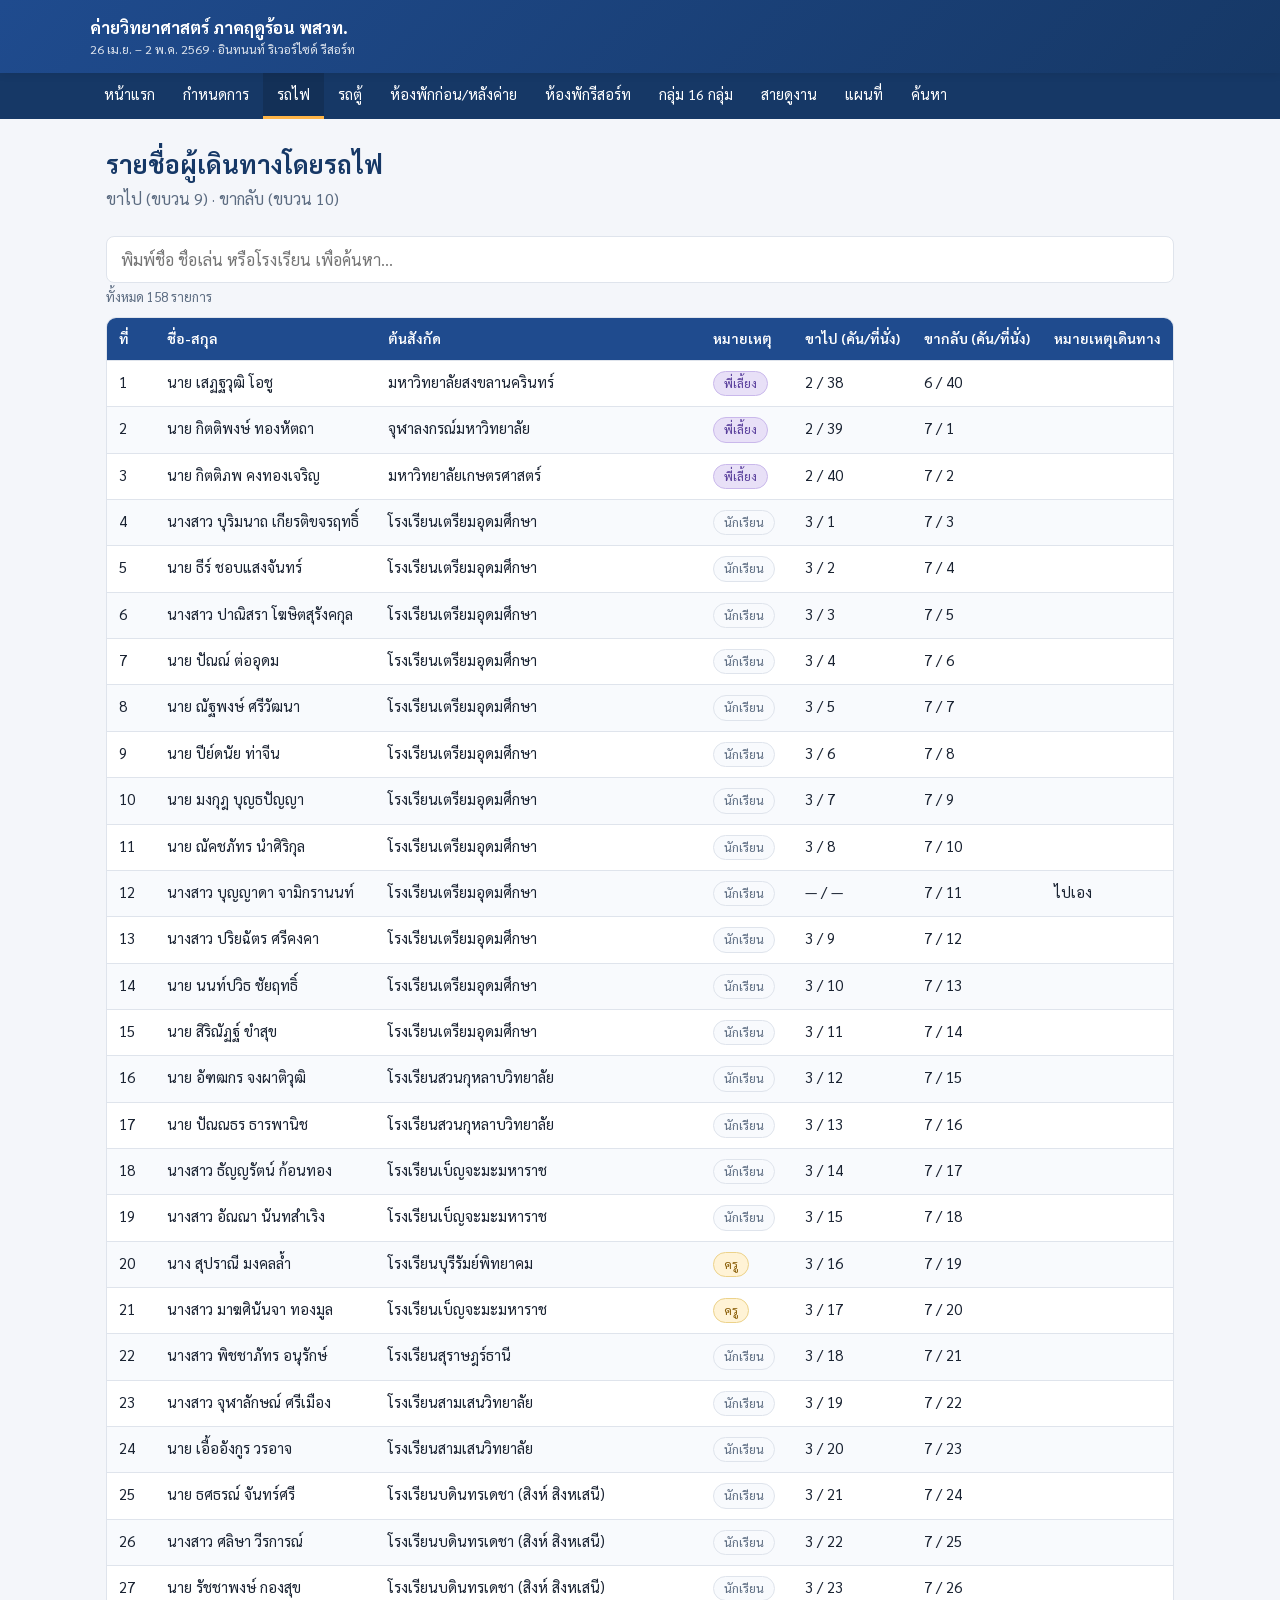
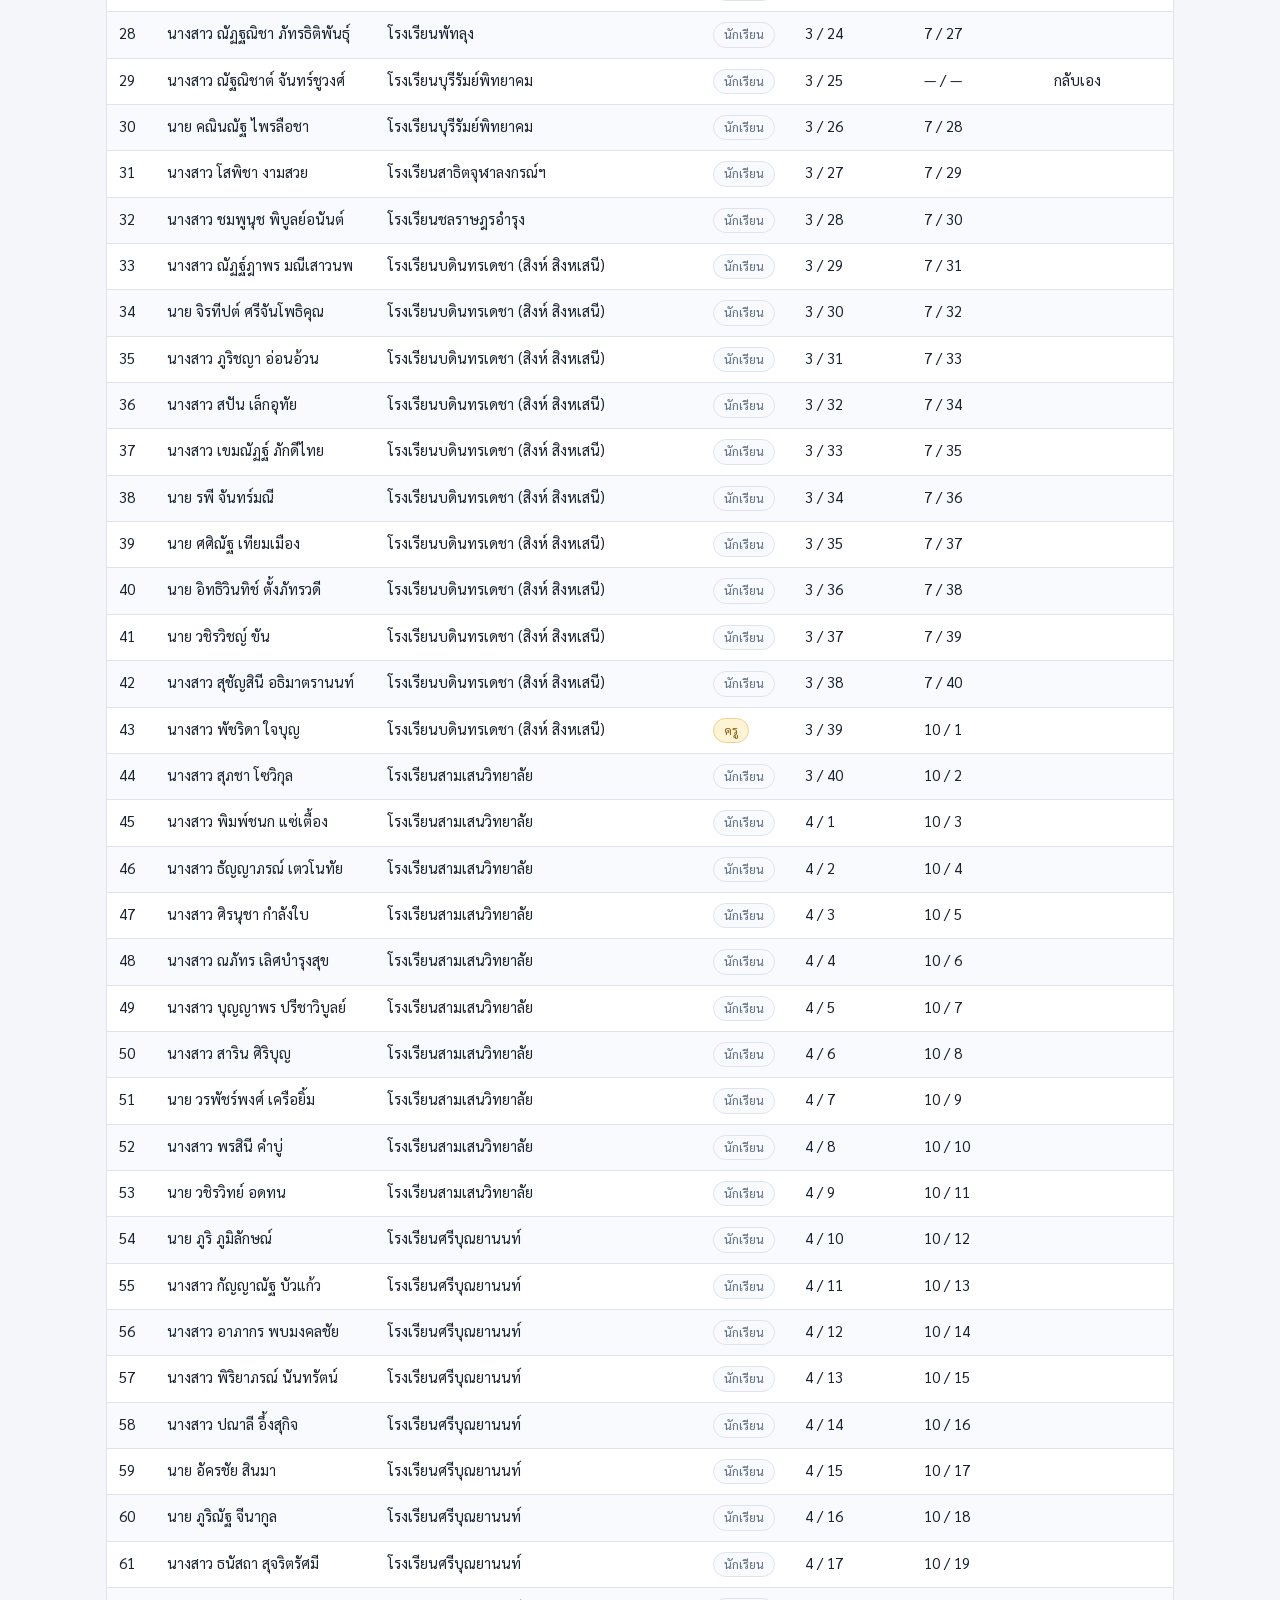
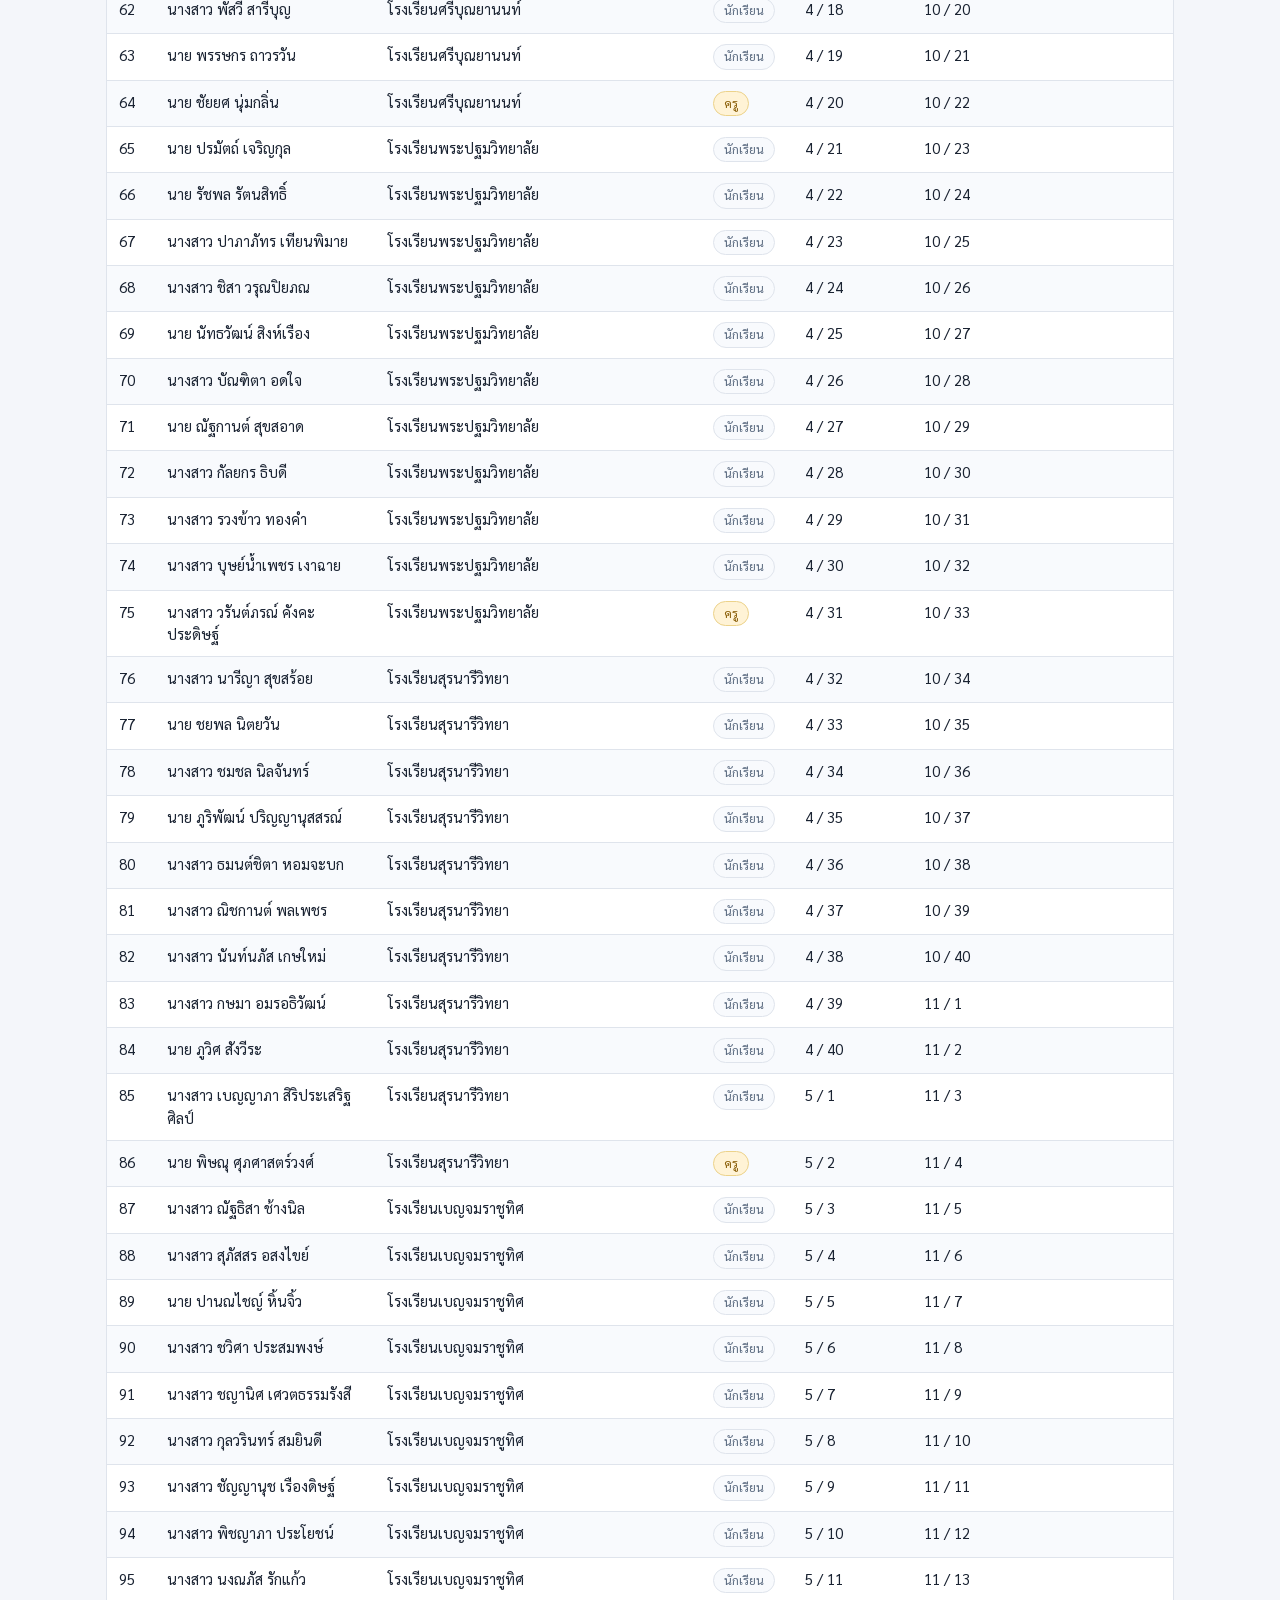
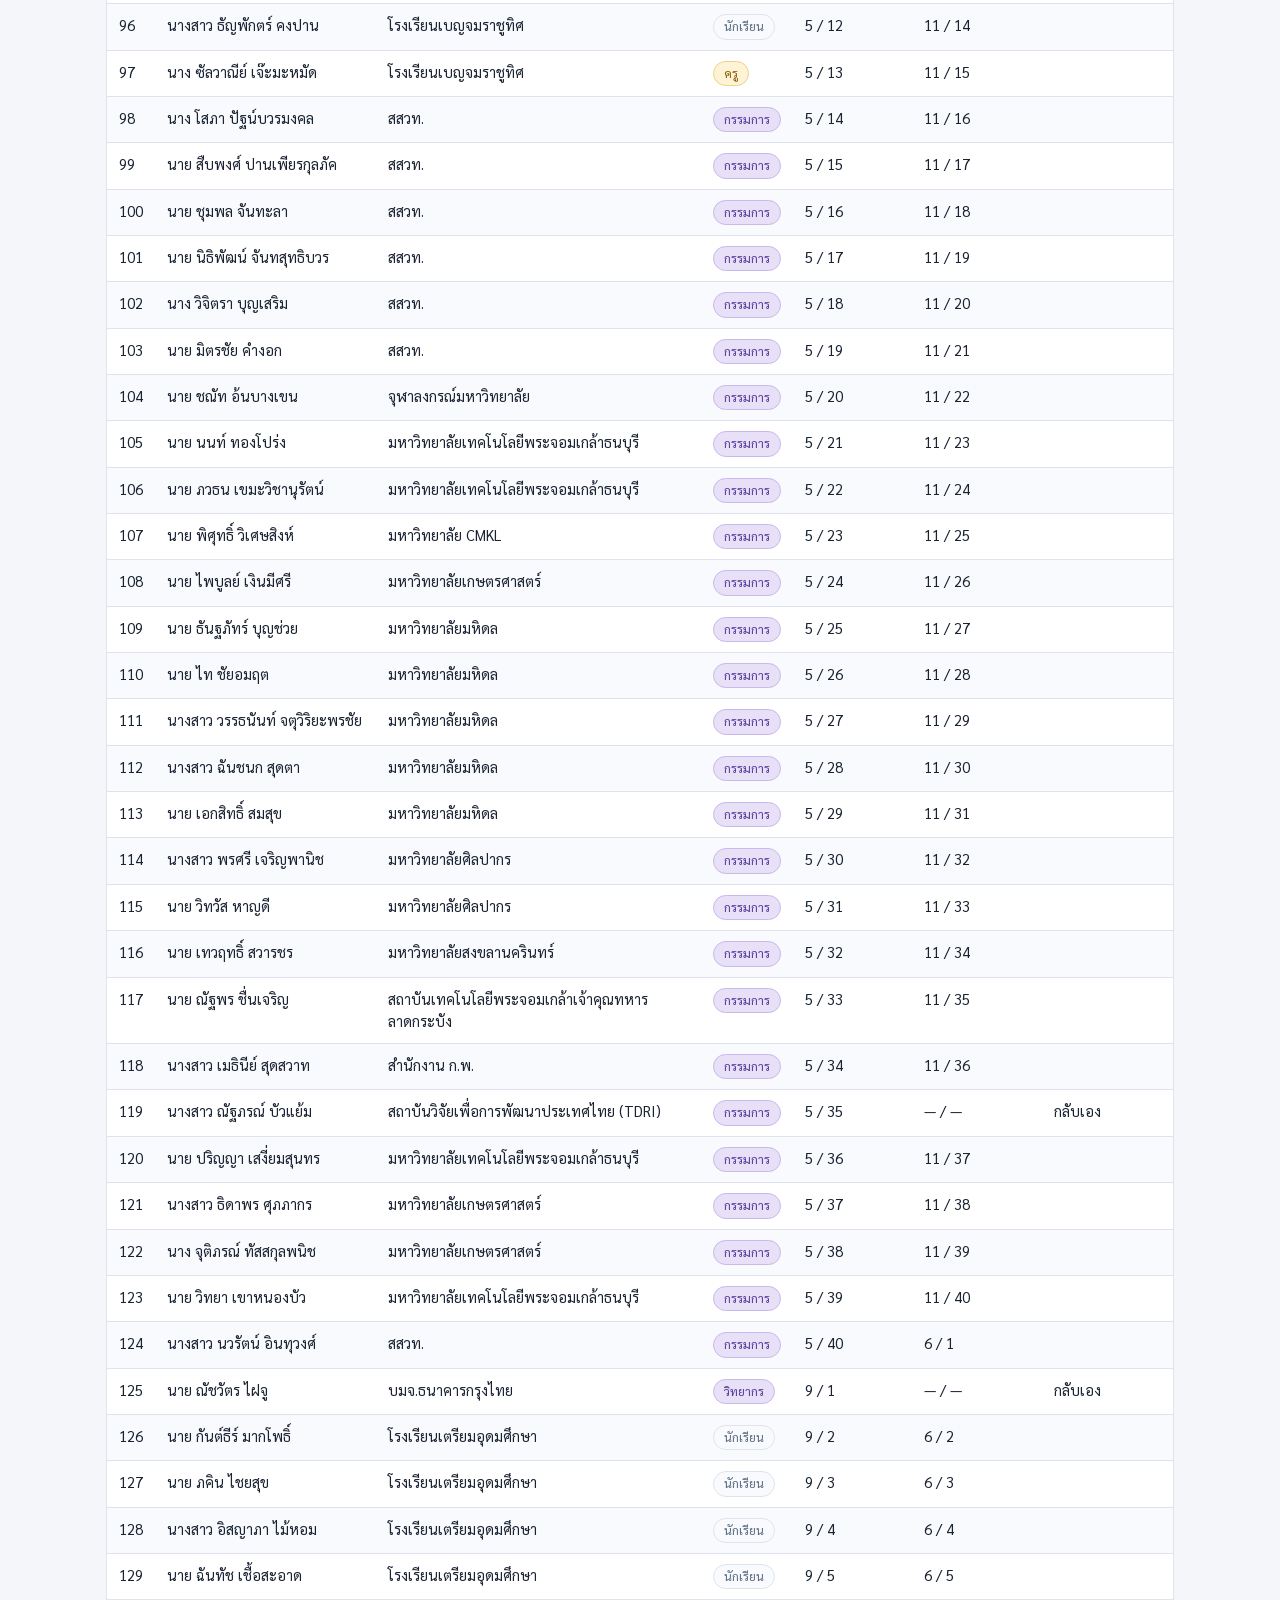
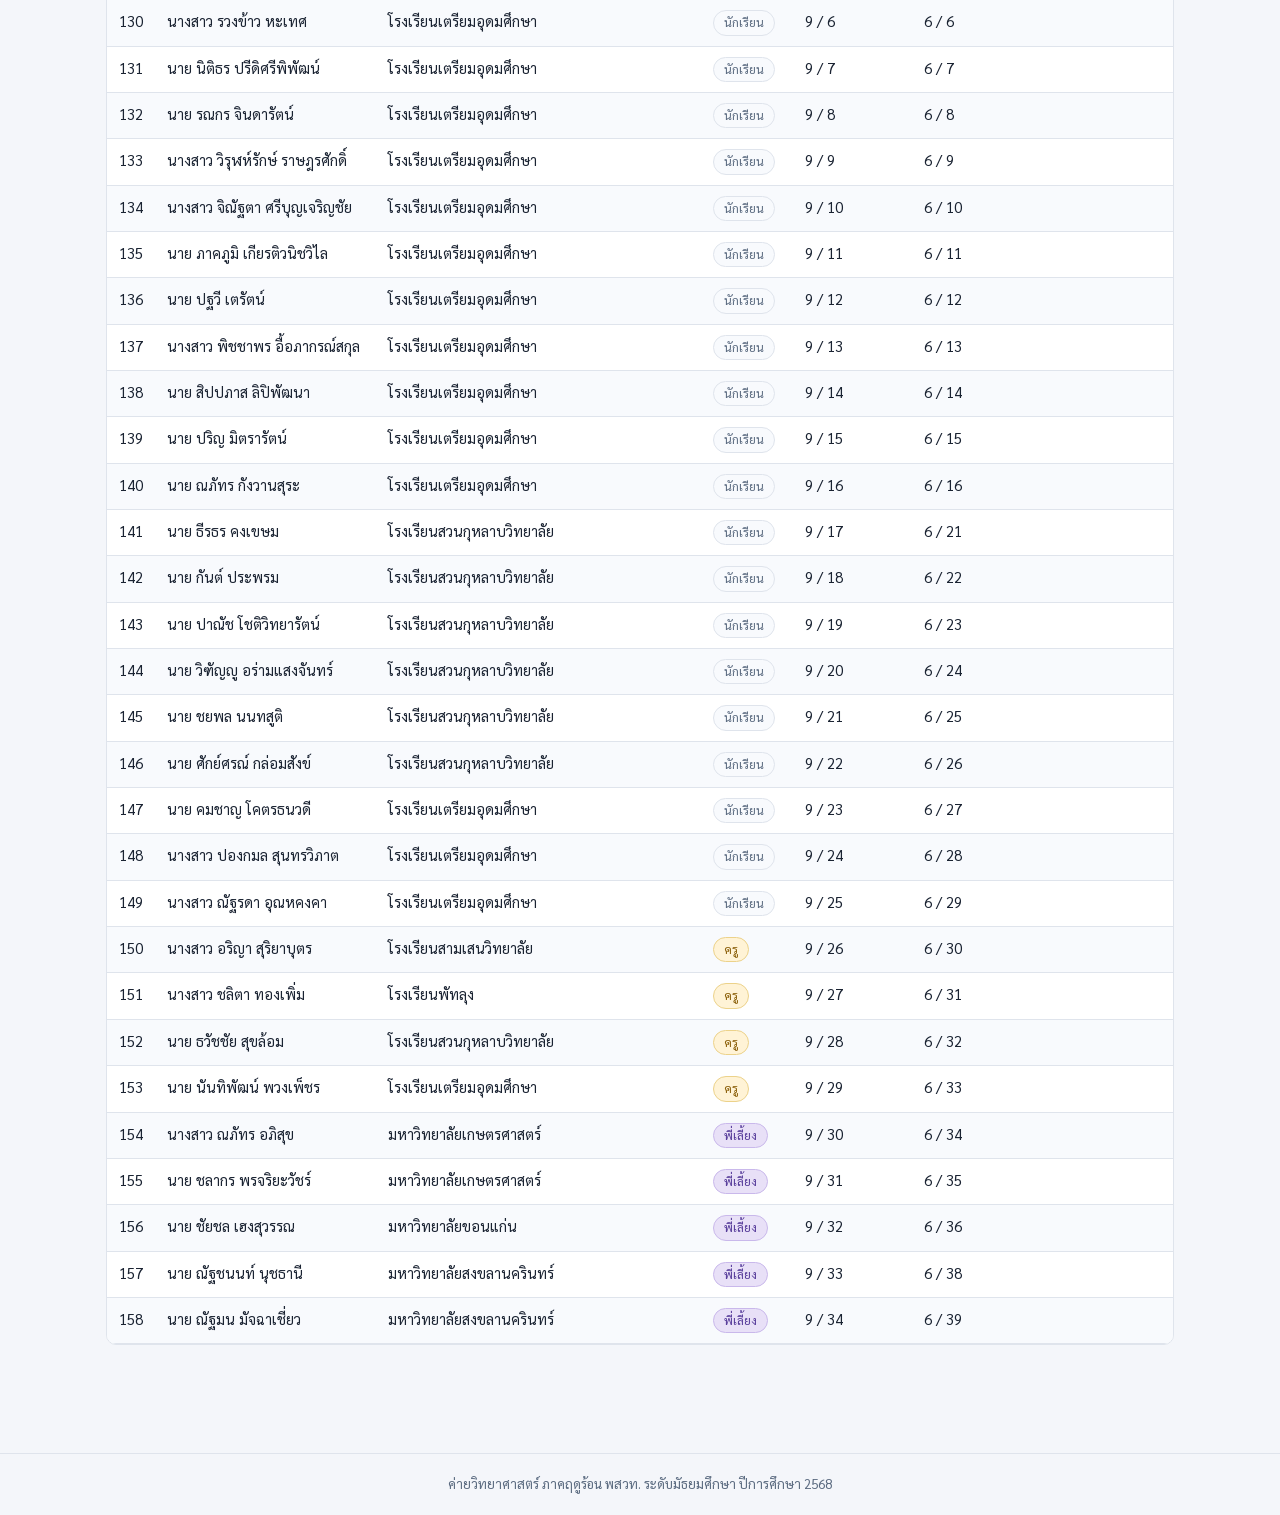
<file: dpst2025/train.html>
<!DOCTYPE html>
<html lang="th">
<head>
<meta charset="UTF-8">
<meta name="viewport" content="width=device-width, initial-scale=1">
<title>ที่นั่งบนรถไฟ | ค่ายวิทยาศาสตร์ พสวท. 2568</title>
<link rel="stylesheet" href="assets/style.css">
<link rel="preconnect" href="https://fonts.googleapis.com">
<link rel="preconnect" href="https://fonts.gstatic.com" crossorigin>
<link href="https://fonts.googleapis.com/css2?family=Sarabun:wght@400;600;700&display=swap" rel="stylesheet">
</head>
<body>
<header class="site-header">
  <div class="wrap">
    <div class="brand">ค่ายวิทยาศาสตร์ ภาคฤดูร้อน พสวท.<small>26 เม.ย. – 2 พ.ค. 2569 · อินทนนท์ ริเวอร์ไซด์ รีสอร์ท</small></div>
    <button class="menu-toggle" aria-label="Menu">เมนู ☰</button>
  </div>
</header>
<nav class="site-nav">
  <div class="wrap">
    <a href="index.html">หน้าแรก</a>
    <a href="schedule.html">กำหนดการ</a>
    <a href="train.html" class="active">รถไฟ</a>
    <a href="vans.html">รถตู้</a>
    <a href="hotel-rooms.html">ห้องพักก่อน/หลังค่าย</a>
    <a href="accommodation.html">ห้องพักรีสอร์ท</a>
    <a href="groups.html">กลุ่ม 16 กลุ่ม</a>
    <a href="field-trip.html">สายดูงาน</a>
    <a href="map.html">แผนที่</a>
    <a href="search.html">ค้นหา</a>
  </div>
</nav>
<main>

  <h1>รายชื่อผู้เดินทางโดยรถไฟ</h1>
  <p class="lead">ขาไป (ขบวน 9) · ขากลับ (ขบวน 10)</p>
  <div class="search-bar">
    <input id="search-input" type="search" placeholder="พิมพ์ชื่อ ชื่อเล่น หรือโรงเรียน เพื่อค้นหา…" autocomplete="off">
    <div class="search-stats" id="search-stats"></div>
  </div>

  <div class="table-section table-wrap">
    <table data-searchable>
      <thead>
        <tr><th>ที่</th><th>ชื่อ-สกุล</th><th>ต้นสังกัด</th><th>หมายเหตุ</th>
            <th>ขาไป (คัน/ที่นั่ง)</th><th>ขากลับ (คัน/ที่นั่ง)</th><th>หมายเหตุเดินทาง</th></tr>
      </thead>
      <tbody>
<tr><td>1</td><td>นาย เสฏฐวุฒิ โอชู</td><td>มหาวิทยาลัยสงขลานครินทร์</td><td><span class="badge staff">พี่เลี้ยง</span></td><td>2 / 38</td><td>6 / 40</td><td></td></tr>
<tr><td>2</td><td>นาย กิตติพงษ์ ทองหัตถา</td><td>จุฬาลงกรณ์มหาวิทยาลัย</td><td><span class="badge staff">พี่เลี้ยง</span></td><td>2 / 39</td><td>7 / 1</td><td></td></tr>
<tr><td>3</td><td>นาย กิตติภพ คงทองเจริญ</td><td>มหาวิทยาลัยเกษตรศาสตร์</td><td><span class="badge staff">พี่เลี้ยง</span></td><td>2 / 40</td><td>7 / 2</td><td></td></tr>
<tr><td>4</td><td>นางสาว บุริมนาถ เกียรติขจรฤทธิ์</td><td>โรงเรียนเตรียมอุดมศึกษา</td><td><span class="badge">นักเรียน</span></td><td>3 / 1</td><td>7 / 3</td><td></td></tr>
<tr><td>5</td><td>นาย ธีร์ ชอบแสงจันทร์</td><td>โรงเรียนเตรียมอุดมศึกษา</td><td><span class="badge">นักเรียน</span></td><td>3 / 2</td><td>7 / 4</td><td></td></tr>
<tr><td>6</td><td>นางสาว ปาณิสรา โฆษิตสุรังคกุล</td><td>โรงเรียนเตรียมอุดมศึกษา</td><td><span class="badge">นักเรียน</span></td><td>3 / 3</td><td>7 / 5</td><td></td></tr>
<tr><td>7</td><td>นาย ปัณณ์ ต่ออุดม</td><td>โรงเรียนเตรียมอุดมศึกษา</td><td><span class="badge">นักเรียน</span></td><td>3 / 4</td><td>7 / 6</td><td></td></tr>
<tr><td>8</td><td>นาย ณัฐพงษ์ ศรีวัฒนา</td><td>โรงเรียนเตรียมอุดมศึกษา</td><td><span class="badge">นักเรียน</span></td><td>3 / 5</td><td>7 / 7</td><td></td></tr>
<tr><td>9</td><td>นาย ปีย์ดนัย ท่าจีน</td><td>โรงเรียนเตรียมอุดมศึกษา</td><td><span class="badge">นักเรียน</span></td><td>3 / 6</td><td>7 / 8</td><td></td></tr>
<tr><td>10</td><td>นาย มงกุฎ บุญธปัญญา</td><td>โรงเรียนเตรียมอุดมศึกษา</td><td><span class="badge">นักเรียน</span></td><td>3 / 7</td><td>7 / 9</td><td></td></tr>
<tr><td>11</td><td>นาย ณัคชภัทร นำศิริกุล</td><td>โรงเรียนเตรียมอุดมศึกษา</td><td><span class="badge">นักเรียน</span></td><td>3 / 8</td><td>7 / 10</td><td></td></tr>
<tr><td>12</td><td>นางสาว บุญญาดา จามิกรานนท์</td><td>โรงเรียนเตรียมอุดมศึกษา</td><td><span class="badge">นักเรียน</span></td><td>— / —</td><td>7 / 11</td><td>ไปเอง</td></tr>
<tr><td>13</td><td>นางสาว ปริยฉัตร ศรีคงคา</td><td>โรงเรียนเตรียมอุดมศึกษา</td><td><span class="badge">นักเรียน</span></td><td>3 / 9</td><td>7 / 12</td><td></td></tr>
<tr><td>14</td><td>นาย นนท์ปวิธ ชัยฤทธิ์</td><td>โรงเรียนเตรียมอุดมศึกษา</td><td><span class="badge">นักเรียน</span></td><td>3 / 10</td><td>7 / 13</td><td></td></tr>
<tr><td>15</td><td>นาย สิริณัฏฐ์ ขำสุข</td><td>โรงเรียนเตรียมอุดมศึกษา</td><td><span class="badge">นักเรียน</span></td><td>3 / 11</td><td>7 / 14</td><td></td></tr>
<tr><td>16</td><td>นาย อัฑฒกร จงผาติวุฒิ</td><td>โรงเรียนสวนกุหลาบวิทยาลัย</td><td><span class="badge">นักเรียน</span></td><td>3 / 12</td><td>7 / 15</td><td></td></tr>
<tr><td>17</td><td>นาย ปัณณธร ธารพานิช</td><td>โรงเรียนสวนกุหลาบวิทยาลัย</td><td><span class="badge">นักเรียน</span></td><td>3 / 13</td><td>7 / 16</td><td></td></tr>
<tr><td>18</td><td>นางสาว ธัญญรัตน์ ก้อนทอง</td><td>โรงเรียนเบ็ญจะมะมหาราช</td><td><span class="badge">นักเรียน</span></td><td>3 / 14</td><td>7 / 17</td><td></td></tr>
<tr><td>19</td><td>นางสาว อัณณา นันทสำเริง</td><td>โรงเรียนเบ็ญจะมะมหาราช</td><td><span class="badge">นักเรียน</span></td><td>3 / 15</td><td>7 / 18</td><td></td></tr>
<tr><td>20</td><td>นาง สุปราณี มงคลล้ำ</td><td>โรงเรียนบุรีรัมย์พิทยาคม</td><td><span class="badge teacher">ครู</span></td><td>3 / 16</td><td>7 / 19</td><td></td></tr>
<tr><td>21</td><td>นางสาว มาฆศินันจา ทองมูล</td><td>โรงเรียนเบ็ญจะมะมหาราช</td><td><span class="badge teacher">ครู</span></td><td>3 / 17</td><td>7 / 20</td><td></td></tr>
<tr><td>22</td><td>นางสาว พิชชาภัทร อนุรักษ์</td><td>โรงเรียนสุราษฎร์ธานี</td><td><span class="badge">นักเรียน</span></td><td>3 / 18</td><td>7 / 21</td><td></td></tr>
<tr><td>23</td><td>นางสาว จุฬาลักษณ์ ศรีเมือง</td><td>โรงเรียนสามเสนวิทยาลัย</td><td><span class="badge">นักเรียน</span></td><td>3 / 19</td><td>7 / 22</td><td></td></tr>
<tr><td>24</td><td>นาย เอื้ออังกูร วรอาจ</td><td>โรงเรียนสามเสนวิทยาลัย</td><td><span class="badge">นักเรียน</span></td><td>3 / 20</td><td>7 / 23</td><td></td></tr>
<tr><td>25</td><td>นาย ธศธรณ์ จันทร์ศรี</td><td>โรงเรียนบดินทรเดชา (สิงห์ สิงหเสนี)</td><td><span class="badge">นักเรียน</span></td><td>3 / 21</td><td>7 / 24</td><td></td></tr>
<tr><td>26</td><td>นางสาว ศลิษา วีรการณ์</td><td>โรงเรียนบดินทรเดชา (สิงห์ สิงหเสนี)</td><td><span class="badge">นักเรียน</span></td><td>3 / 22</td><td>7 / 25</td><td></td></tr>
<tr><td>27</td><td>นาย รัชชาพงษ์ กองสุข</td><td>โรงเรียนบดินทรเดชา (สิงห์ สิงหเสนี)</td><td><span class="badge">นักเรียน</span></td><td>3 / 23</td><td>7 / 26</td><td></td></tr>
<tr><td>28</td><td>นางสาว ณัฏฐณิชา ภัทรธิติพันธุ์</td><td>โรงเรียนพัทลุง</td><td><span class="badge">นักเรียน</span></td><td>3 / 24</td><td>7 / 27</td><td></td></tr>
<tr><td>29</td><td>นางสาว ณัฐณิชาต์ จันทร์ชูวงศ์</td><td>โรงเรียนบุรีรัมย์พิทยาคม</td><td><span class="badge">นักเรียน</span></td><td>3 / 25</td><td>— / —</td><td>กลับเอง</td></tr>
<tr><td>30</td><td>นาย คณินณัฐ ไพรลือชา</td><td>โรงเรียนบุรีรัมย์พิทยาคม</td><td><span class="badge">นักเรียน</span></td><td>3 / 26</td><td>7 / 28</td><td></td></tr>
<tr><td>31</td><td>นางสาว โสพิชา งามสวย</td><td>โรงเรียนสาธิตจุฬาลงกรณ์ฯ</td><td><span class="badge">นักเรียน</span></td><td>3 / 27</td><td>7 / 29</td><td></td></tr>
<tr><td>32</td><td>นางสาว ชมพูนุช พิบูลย์อนันต์</td><td>โรงเรียนชลราษฎรอำรุง</td><td><span class="badge">นักเรียน</span></td><td>3 / 28</td><td>7 / 30</td><td></td></tr>
<tr><td>33</td><td>นางสาว ณัฏฐ์ฎาพร มณีเสาวนพ</td><td>โรงเรียนบดินทรเดชา (สิงห์ สิงหเสนี)</td><td><span class="badge">นักเรียน</span></td><td>3 / 29</td><td>7 / 31</td><td></td></tr>
<tr><td>34</td><td>นาย จิรทีปต์ ศรีจันโพธิคุณ</td><td>โรงเรียนบดินทรเดชา (สิงห์ สิงหเสนี)</td><td><span class="badge">นักเรียน</span></td><td>3 / 30</td><td>7 / 32</td><td></td></tr>
<tr><td>35</td><td>นางสาว ภูริชญา อ่อนอ้วน</td><td>โรงเรียนบดินทรเดชา (สิงห์ สิงหเสนี)</td><td><span class="badge">นักเรียน</span></td><td>3 / 31</td><td>7 / 33</td><td></td></tr>
<tr><td>36</td><td>นางสาว สปัน เล็กอุทัย</td><td>โรงเรียนบดินทรเดชา (สิงห์ สิงหเสนี)</td><td><span class="badge">นักเรียน</span></td><td>3 / 32</td><td>7 / 34</td><td></td></tr>
<tr><td>37</td><td>นางสาว เขมณัฏฐ์ ภักดีไทย</td><td>โรงเรียนบดินทรเดชา (สิงห์ สิงหเสนี)</td><td><span class="badge">นักเรียน</span></td><td>3 / 33</td><td>7 / 35</td><td></td></tr>
<tr><td>38</td><td>นาย รพี จันทร์มณี</td><td>โรงเรียนบดินทรเดชา (สิงห์ สิงหเสนี)</td><td><span class="badge">นักเรียน</span></td><td>3 / 34</td><td>7 / 36</td><td></td></tr>
<tr><td>39</td><td>นาย ศศิณัฐ เทียมเมือง</td><td>โรงเรียนบดินทรเดชา (สิงห์ สิงหเสนี)</td><td><span class="badge">นักเรียน</span></td><td>3 / 35</td><td>7 / 37</td><td></td></tr>
<tr><td>40</td><td>นาย อิทธิวินทิช์ ตั้งภัทรวดี</td><td>โรงเรียนบดินทรเดชา (สิงห์ สิงหเสนี)</td><td><span class="badge">นักเรียน</span></td><td>3 / 36</td><td>7 / 38</td><td></td></tr>
<tr><td>41</td><td>นาย วชิรวิชญ์ ขัน</td><td>โรงเรียนบดินทรเดชา (สิงห์ สิงหเสนี)</td><td><span class="badge">นักเรียน</span></td><td>3 / 37</td><td>7 / 39</td><td></td></tr>
<tr><td>42</td><td>นางสาว สุชัญสินี อธิมาตรานนท์</td><td>โรงเรียนบดินทรเดชา (สิงห์ สิงหเสนี)</td><td><span class="badge">นักเรียน</span></td><td>3 / 38</td><td>7 / 40</td><td></td></tr>
<tr><td>43</td><td>นางสาว พัชริดา ใจบุญ</td><td>โรงเรียนบดินทรเดชา (สิงห์ สิงหเสนี)</td><td><span class="badge teacher">ครู</span></td><td>3 / 39</td><td>10 / 1</td><td></td></tr>
<tr><td>44</td><td>นางสาว สุภชา โซวิกุล</td><td>โรงเรียนสามเสนวิทยาลัย</td><td><span class="badge">นักเรียน</span></td><td>3 / 40</td><td>10 / 2</td><td></td></tr>
<tr><td>45</td><td>นางสาว พิมพ์ชนก แซ่เตื้อง</td><td>โรงเรียนสามเสนวิทยาลัย</td><td><span class="badge">นักเรียน</span></td><td>4 / 1</td><td>10 / 3</td><td></td></tr>
<tr><td>46</td><td>นางสาว ธัญญาภรณ์ เตวโนทัย</td><td>โรงเรียนสามเสนวิทยาลัย</td><td><span class="badge">นักเรียน</span></td><td>4 / 2</td><td>10 / 4</td><td></td></tr>
<tr><td>47</td><td>นางสาว ศิรนุชา กำลังใบ</td><td>โรงเรียนสามเสนวิทยาลัย</td><td><span class="badge">นักเรียน</span></td><td>4 / 3</td><td>10 / 5</td><td></td></tr>
<tr><td>48</td><td>นางสาว ณภัทร เลิศบำรุงสุข</td><td>โรงเรียนสามเสนวิทยาลัย</td><td><span class="badge">นักเรียน</span></td><td>4 / 4</td><td>10 / 6</td><td></td></tr>
<tr><td>49</td><td>นางสาว บุญญาพร ปรีชาวิบูลย์</td><td>โรงเรียนสามเสนวิทยาลัย</td><td><span class="badge">นักเรียน</span></td><td>4 / 5</td><td>10 / 7</td><td></td></tr>
<tr><td>50</td><td>นางสาว สาริน ศิริบุญ</td><td>โรงเรียนสามเสนวิทยาลัย</td><td><span class="badge">นักเรียน</span></td><td>4 / 6</td><td>10 / 8</td><td></td></tr>
<tr><td>51</td><td>นาย วรพัชร์พงศ์ เครือยิ้ม</td><td>โรงเรียนสามเสนวิทยาลัย</td><td><span class="badge">นักเรียน</span></td><td>4 / 7</td><td>10 / 9</td><td></td></tr>
<tr><td>52</td><td>นางสาว พรสินี คำบู่</td><td>โรงเรียนสามเสนวิทยาลัย</td><td><span class="badge">นักเรียน</span></td><td>4 / 8</td><td>10 / 10</td><td></td></tr>
<tr><td>53</td><td>นาย วชิรวิทย์ อดทน</td><td>โรงเรียนสามเสนวิทยาลัย</td><td><span class="badge">นักเรียน</span></td><td>4 / 9</td><td>10 / 11</td><td></td></tr>
<tr><td>54</td><td>นาย ภูริ ภูมิลักษณ์</td><td>โรงเรียนศรีบุณยานนท์</td><td><span class="badge">นักเรียน</span></td><td>4 / 10</td><td>10 / 12</td><td></td></tr>
<tr><td>55</td><td>นางสาว กัญญาณัฐ บัวแก้ว</td><td>โรงเรียนศรีบุณยานนท์</td><td><span class="badge">นักเรียน</span></td><td>4 / 11</td><td>10 / 13</td><td></td></tr>
<tr><td>56</td><td>นางสาว อาภากร พบมงคลชัย</td><td>โรงเรียนศรีบุณยานนท์</td><td><span class="badge">นักเรียน</span></td><td>4 / 12</td><td>10 / 14</td><td></td></tr>
<tr><td>57</td><td>นางสาว พิริยาภรณ์ นันทรัตน์</td><td>โรงเรียนศรีบุณยานนท์</td><td><span class="badge">นักเรียน</span></td><td>4 / 13</td><td>10 / 15</td><td></td></tr>
<tr><td>58</td><td>นางสาว ปณาลี อึ้งสุกิจ</td><td>โรงเรียนศรีบุณยานนท์</td><td><span class="badge">นักเรียน</span></td><td>4 / 14</td><td>10 / 16</td><td></td></tr>
<tr><td>59</td><td>นาย อัครชัย สินมา</td><td>โรงเรียนศรีบุณยานนท์</td><td><span class="badge">นักเรียน</span></td><td>4 / 15</td><td>10 / 17</td><td></td></tr>
<tr><td>60</td><td>นาย ภูริณัฐ จีนากูล</td><td>โรงเรียนศรีบุณยานนท์</td><td><span class="badge">นักเรียน</span></td><td>4 / 16</td><td>10 / 18</td><td></td></tr>
<tr><td>61</td><td>นางสาว ธนัสถา สุจริตรัศมี</td><td>โรงเรียนศรีบุณยานนท์</td><td><span class="badge">นักเรียน</span></td><td>4 / 17</td><td>10 / 19</td><td></td></tr>
<tr><td>62</td><td>นางสาว พัสวี สารีบุญ</td><td>โรงเรียนศรีบุณยานนท์</td><td><span class="badge">นักเรียน</span></td><td>4 / 18</td><td>10 / 20</td><td></td></tr>
<tr><td>63</td><td>นาย พรรษกร ถาวรวัน</td><td>โรงเรียนศรีบุณยานนท์</td><td><span class="badge">นักเรียน</span></td><td>4 / 19</td><td>10 / 21</td><td></td></tr>
<tr><td>64</td><td>นาย ชัยยศ นุ่มกลิ่น</td><td>โรงเรียนศรีบุณยานนท์</td><td><span class="badge teacher">ครู</span></td><td>4 / 20</td><td>10 / 22</td><td></td></tr>
<tr><td>65</td><td>นาย ปรมัตถ์ เจริญกุล</td><td>โรงเรียนพระปฐมวิทยาลัย</td><td><span class="badge">นักเรียน</span></td><td>4 / 21</td><td>10 / 23</td><td></td></tr>
<tr><td>66</td><td>นาย รัชพล รัตนสิทธิ์</td><td>โรงเรียนพระปฐมวิทยาลัย</td><td><span class="badge">นักเรียน</span></td><td>4 / 22</td><td>10 / 24</td><td></td></tr>
<tr><td>67</td><td>นางสาว ปาภาภัทร เทียนพิมาย</td><td>โรงเรียนพระปฐมวิทยาลัย</td><td><span class="badge">นักเรียน</span></td><td>4 / 23</td><td>10 / 25</td><td></td></tr>
<tr><td>68</td><td>นางสาว ชิสา วรุณปิยภณ</td><td>โรงเรียนพระปฐมวิทยาลัย</td><td><span class="badge">นักเรียน</span></td><td>4 / 24</td><td>10 / 26</td><td></td></tr>
<tr><td>69</td><td>นาย นัทธวัฒน์ สิงห์เรือง</td><td>โรงเรียนพระปฐมวิทยาลัย</td><td><span class="badge">นักเรียน</span></td><td>4 / 25</td><td>10 / 27</td><td></td></tr>
<tr><td>70</td><td>นางสาว บัณฑิตา อดใจ</td><td>โรงเรียนพระปฐมวิทยาลัย</td><td><span class="badge">นักเรียน</span></td><td>4 / 26</td><td>10 / 28</td><td></td></tr>
<tr><td>71</td><td>นาย ณัฐกานต์ สุขสอาด</td><td>โรงเรียนพระปฐมวิทยาลัย</td><td><span class="badge">นักเรียน</span></td><td>4 / 27</td><td>10 / 29</td><td></td></tr>
<tr><td>72</td><td>นางสาว กัลยกร ธิบดี</td><td>โรงเรียนพระปฐมวิทยาลัย</td><td><span class="badge">นักเรียน</span></td><td>4 / 28</td><td>10 / 30</td><td></td></tr>
<tr><td>73</td><td>นางสาว รวงข้าว ทองคำ</td><td>โรงเรียนพระปฐมวิทยาลัย</td><td><span class="badge">นักเรียน</span></td><td>4 / 29</td><td>10 / 31</td><td></td></tr>
<tr><td>74</td><td>นางสาว บุษย์น้ำเพชร เงาฉาย</td><td>โรงเรียนพระปฐมวิทยาลัย</td><td><span class="badge">นักเรียน</span></td><td>4 / 30</td><td>10 / 32</td><td></td></tr>
<tr><td>75</td><td>นางสาว วรันต์ภรณ์ คังคะประดิษฐ์</td><td>โรงเรียนพระปฐมวิทยาลัย</td><td><span class="badge teacher">ครู</span></td><td>4 / 31</td><td>10 / 33</td><td></td></tr>
<tr><td>76</td><td>นางสาว นารีญา สุขสร้อย</td><td>โรงเรียนสุรนารีวิทยา</td><td><span class="badge">นักเรียน</span></td><td>4 / 32</td><td>10 / 34</td><td></td></tr>
<tr><td>77</td><td>นาย ชยพล นิตยวัน</td><td>โรงเรียนสุรนารีวิทยา</td><td><span class="badge">นักเรียน</span></td><td>4 / 33</td><td>10 / 35</td><td></td></tr>
<tr><td>78</td><td>นางสาว ชมชล นิลจันทร์</td><td>โรงเรียนสุรนารีวิทยา</td><td><span class="badge">นักเรียน</span></td><td>4 / 34</td><td>10 / 36</td><td></td></tr>
<tr><td>79</td><td>นาย ภูริพัฒน์ ปริญญานุสสรณ์</td><td>โรงเรียนสุรนารีวิทยา</td><td><span class="badge">นักเรียน</span></td><td>4 / 35</td><td>10 / 37</td><td></td></tr>
<tr><td>80</td><td>นางสาว ธมนต์ชิตา หอมจะบก</td><td>โรงเรียนสุรนารีวิทยา</td><td><span class="badge">นักเรียน</span></td><td>4 / 36</td><td>10 / 38</td><td></td></tr>
<tr><td>81</td><td>นางสาว ณิชกานต์ พลเพชร</td><td>โรงเรียนสุรนารีวิทยา</td><td><span class="badge">นักเรียน</span></td><td>4 / 37</td><td>10 / 39</td><td></td></tr>
<tr><td>82</td><td>นางสาว นันท์นภัส เกษใหม่</td><td>โรงเรียนสุรนารีวิทยา</td><td><span class="badge">นักเรียน</span></td><td>4 / 38</td><td>10 / 40</td><td></td></tr>
<tr><td>83</td><td>นางสาว กษมา อมรอธิวัฒน์</td><td>โรงเรียนสุรนารีวิทยา</td><td><span class="badge">นักเรียน</span></td><td>4 / 39</td><td>11 / 1</td><td></td></tr>
<tr><td>84</td><td>นาย ภูวิศ สังวีระ</td><td>โรงเรียนสุรนารีวิทยา</td><td><span class="badge">นักเรียน</span></td><td>4 / 40</td><td>11 / 2</td><td></td></tr>
<tr><td>85</td><td>นางสาว เบญญาภา สิริประเสริฐศิลป์</td><td>โรงเรียนสุรนารีวิทยา</td><td><span class="badge">นักเรียน</span></td><td>5 / 1</td><td>11 / 3</td><td></td></tr>
<tr><td>86</td><td>นาย พิษณุ ศุภศาสตร์วงศ์</td><td>โรงเรียนสุรนารีวิทยา</td><td><span class="badge teacher">ครู</span></td><td>5 / 2</td><td>11 / 4</td><td></td></tr>
<tr><td>87</td><td>นางสาว ณัฐธิสา ช้างนิล</td><td>โรงเรียนเบญจมราชูทิศ</td><td><span class="badge">นักเรียน</span></td><td>5 / 3</td><td>11 / 5</td><td></td></tr>
<tr><td>88</td><td>นางสาว สุภัสสร อสงไขย์</td><td>โรงเรียนเบญจมราชูทิศ</td><td><span class="badge">นักเรียน</span></td><td>5 / 4</td><td>11 / 6</td><td></td></tr>
<tr><td>89</td><td>นาย ปานณไชญ์ หิ้นจิ้ว</td><td>โรงเรียนเบญจมราชูทิศ</td><td><span class="badge">นักเรียน</span></td><td>5 / 5</td><td>11 / 7</td><td></td></tr>
<tr><td>90</td><td>นางสาว ชวิศา ประสมพงษ์</td><td>โรงเรียนเบญจมราชูทิศ</td><td><span class="badge">นักเรียน</span></td><td>5 / 6</td><td>11 / 8</td><td></td></tr>
<tr><td>91</td><td>นางสาว ชญานิศ เศวตธรรมรังสี</td><td>โรงเรียนเบญจมราชูทิศ</td><td><span class="badge">นักเรียน</span></td><td>5 / 7</td><td>11 / 9</td><td></td></tr>
<tr><td>92</td><td>นางสาว กุลวรินทร์ สมยินดี</td><td>โรงเรียนเบญจมราชูทิศ</td><td><span class="badge">นักเรียน</span></td><td>5 / 8</td><td>11 / 10</td><td></td></tr>
<tr><td>93</td><td>นางสาว ชัญญานุช เรืองดิษฐ์</td><td>โรงเรียนเบญจมราชูทิศ</td><td><span class="badge">นักเรียน</span></td><td>5 / 9</td><td>11 / 11</td><td></td></tr>
<tr><td>94</td><td>นางสาว พิชญาภา ประโยชน์</td><td>โรงเรียนเบญจมราชูทิศ</td><td><span class="badge">นักเรียน</span></td><td>5 / 10</td><td>11 / 12</td><td></td></tr>
<tr><td>95</td><td>นางสาว นงณภัส รักแก้ว</td><td>โรงเรียนเบญจมราชูทิศ</td><td><span class="badge">นักเรียน</span></td><td>5 / 11</td><td>11 / 13</td><td></td></tr>
<tr><td>96</td><td>นางสาว ธัญพักตร์ คงปาน</td><td>โรงเรียนเบญจมราชูทิศ</td><td><span class="badge">นักเรียน</span></td><td>5 / 12</td><td>11 / 14</td><td></td></tr>
<tr><td>97</td><td>นาง ซัลวาณีย์ เจ๊ะมะหมัด</td><td>โรงเรียนเบญจมราชูทิศ</td><td><span class="badge teacher">ครู</span></td><td>5 / 13</td><td>11 / 15</td><td></td></tr>
<tr><td>98</td><td>นาง โสภา ปัฐน์บวรมงคล</td><td>สสวท.</td><td><span class="badge staff">กรรมการ</span></td><td>5 / 14</td><td>11 / 16</td><td></td></tr>
<tr><td>99</td><td>นาย สืบพงศ์ ปานเพียรกุลภัค</td><td>สสวท.</td><td><span class="badge staff">กรรมการ</span></td><td>5 / 15</td><td>11 / 17</td><td></td></tr>
<tr><td>100</td><td>นาย ชุมพล จันทะลา</td><td>สสวท.</td><td><span class="badge staff">กรรมการ</span></td><td>5 / 16</td><td>11 / 18</td><td></td></tr>
<tr><td>101</td><td>นาย นิธิพัฒน์ จันทสุทธิบวร</td><td>สสวท.</td><td><span class="badge staff">กรรมการ</span></td><td>5 / 17</td><td>11 / 19</td><td></td></tr>
<tr><td>102</td><td>นาง วิจิตรา บุญเสริม</td><td>สสวท.</td><td><span class="badge staff">กรรมการ</span></td><td>5 / 18</td><td>11 / 20</td><td></td></tr>
<tr><td>103</td><td>นาย มิตรชัย คำงอก</td><td>สสวท.</td><td><span class="badge staff">กรรมการ</span></td><td>5 / 19</td><td>11 / 21</td><td></td></tr>
<tr><td>104</td><td>นาย ชณัท อ้นบางเขน</td><td>จุฬาลงกรณ์มหาวิทยาลัย</td><td><span class="badge staff">กรรมการ</span></td><td>5 / 20</td><td>11 / 22</td><td></td></tr>
<tr><td>105</td><td>นาย นนท์ ทองโปร่ง</td><td>มหาวิทยาลัยเทคโนโลยีพระจอมเกล้าธนบุรี</td><td><span class="badge staff">กรรมการ</span></td><td>5 / 21</td><td>11 / 23</td><td></td></tr>
<tr><td>106</td><td>นาย ภวธน เขมะวิชานุรัตน์</td><td>มหาวิทยาลัยเทคโนโลยีพระจอมเกล้าธนบุรี</td><td><span class="badge staff">กรรมการ</span></td><td>5 / 22</td><td>11 / 24</td><td></td></tr>
<tr><td>107</td><td>นาย พิศุทธิ์ วิเศษสิงห์</td><td>มหาวิทยาลัย CMKL</td><td><span class="badge staff">กรรมการ</span></td><td>5 / 23</td><td>11 / 25</td><td></td></tr>
<tr><td>108</td><td>นาย ไพบูลย์ เงินมีศรี</td><td>มหาวิทยาลัยเกษตรศาสตร์</td><td><span class="badge staff">กรรมการ</span></td><td>5 / 24</td><td>11 / 26</td><td></td></tr>
<tr><td>109</td><td>นาย ธันฐภัทร์ บุญช่วย</td><td>มหาวิทยาลัยมหิดล</td><td><span class="badge staff">กรรมการ</span></td><td>5 / 25</td><td>11 / 27</td><td></td></tr>
<tr><td>110</td><td>นาย ไท ชัยอมฤต</td><td>มหาวิทยาลัยมหิดล</td><td><span class="badge staff">กรรมการ</span></td><td>5 / 26</td><td>11 / 28</td><td></td></tr>
<tr><td>111</td><td>นางสาว วรรธนันท์ จตุวิริยะพรชัย</td><td>มหาวิทยาลัยมหิดล</td><td><span class="badge staff">กรรมการ</span></td><td>5 / 27</td><td>11 / 29</td><td></td></tr>
<tr><td>112</td><td>นางสาว ฉันชนก สุดตา</td><td>มหาวิทยาลัยมหิดล</td><td><span class="badge staff">กรรมการ</span></td><td>5 / 28</td><td>11 / 30</td><td></td></tr>
<tr><td>113</td><td>นาย เอกสิทธิ์ สมสุข</td><td>มหาวิทยาลัยมหิดล</td><td><span class="badge staff">กรรมการ</span></td><td>5 / 29</td><td>11 / 31</td><td></td></tr>
<tr><td>114</td><td>นางสาว พรศรี เจริญพานิช</td><td>มหาวิทยาลัยศิลปากร</td><td><span class="badge staff">กรรมการ</span></td><td>5 / 30</td><td>11 / 32</td><td></td></tr>
<tr><td>115</td><td>นาย วิทวัส หาญดี</td><td>มหาวิทยาลัยศิลปากร</td><td><span class="badge staff">กรรมการ</span></td><td>5 / 31</td><td>11 / 33</td><td></td></tr>
<tr><td>116</td><td>นาย เทวฤทธิ์ สวารชร</td><td>มหาวิทยาลัยสงขลานครินทร์</td><td><span class="badge staff">กรรมการ</span></td><td>5 / 32</td><td>11 / 34</td><td></td></tr>
<tr><td>117</td><td>นาย ณัฐพร ชื่นเจริญ</td><td>สถาบันเทคโนโลยีพระจอมเกล้าเจ้าคุณทหารลาดกระบัง</td><td><span class="badge staff">กรรมการ</span></td><td>5 / 33</td><td>11 / 35</td><td></td></tr>
<tr><td>118</td><td>นางสาว เมธินีย์ สุดสวาท</td><td>สำนักงาน ก.พ.</td><td><span class="badge staff">กรรมการ</span></td><td>5 / 34</td><td>11 / 36</td><td></td></tr>
<tr><td>119</td><td>นางสาว ณัฐภรณ์ บัวแย้ม</td><td>สถาบันวิจัยเพื่อการพัฒนาประเทศไทย (TDRI)</td><td><span class="badge staff">กรรมการ</span></td><td>5 / 35</td><td>— / —</td><td>กลับเอง</td></tr>
<tr><td>120</td><td>นาย ปริญญา เสงี่ยมสุนทร</td><td>มหาวิทยาลัยเทคโนโลยีพระจอมเกล้าธนบุรี</td><td><span class="badge staff">กรรมการ</span></td><td>5 / 36</td><td>11 / 37</td><td></td></tr>
<tr><td>121</td><td>นางสาว ธิดาพร ศุภภากร</td><td>มหาวิทยาลัยเกษตรศาสตร์</td><td><span class="badge staff">กรรมการ</span></td><td>5 / 37</td><td>11 / 38</td><td></td></tr>
<tr><td>122</td><td>นาง จุติภรณ์ ทัสสกุลพนิช</td><td>มหาวิทยาลัยเกษตรศาสตร์</td><td><span class="badge staff">กรรมการ</span></td><td>5 / 38</td><td>11 / 39</td><td></td></tr>
<tr><td>123</td><td>นาย วิทยา เขาหนองบัว</td><td>มหาวิทยาลัยเทคโนโลยีพระจอมเกล้าธนบุรี</td><td><span class="badge staff">กรรมการ</span></td><td>5 / 39</td><td>11 / 40</td><td></td></tr>
<tr><td>124</td><td>นางสาว นวรัตน์ อินทุวงศ์</td><td>สสวท.</td><td><span class="badge staff">กรรมการ</span></td><td>5 / 40</td><td>6 / 1</td><td></td></tr>
<tr><td>125</td><td>นาย ณัชวัตร ไฝจู</td><td>บมจ.ธนาคารกรุงไทย</td><td><span class="badge staff">วิทยากร</span></td><td>9 / 1</td><td>— / —</td><td>กลับเอง</td></tr>
<tr><td>126</td><td>นาย กันต์ธีร์ มากโพธิ์</td><td>โรงเรียนเตรียมอุดมศึกษา</td><td><span class="badge">นักเรียน</span></td><td>9 / 2</td><td>6 / 2</td><td></td></tr>
<tr><td>127</td><td>นาย ภคิน ไชยสุข</td><td>โรงเรียนเตรียมอุดมศึกษา</td><td><span class="badge">นักเรียน</span></td><td>9 / 3</td><td>6 / 3</td><td></td></tr>
<tr><td>128</td><td>นางสาว อิสญาภา ไม้หอม</td><td>โรงเรียนเตรียมอุดมศึกษา</td><td><span class="badge">นักเรียน</span></td><td>9 / 4</td><td>6 / 4</td><td></td></tr>
<tr><td>129</td><td>นาย ฉันทัช เชื้อสะอาด</td><td>โรงเรียนเตรียมอุดมศึกษา</td><td><span class="badge">นักเรียน</span></td><td>9 / 5</td><td>6 / 5</td><td></td></tr>
<tr><td>130</td><td>นางสาว รวงข้าว หะเทศ</td><td>โรงเรียนเตรียมอุดมศึกษา</td><td><span class="badge">นักเรียน</span></td><td>9 / 6</td><td>6 / 6</td><td></td></tr>
<tr><td>131</td><td>นาย นิติธร ปรีดิศรีพิพัฒน์</td><td>โรงเรียนเตรียมอุดมศึกษา</td><td><span class="badge">นักเรียน</span></td><td>9 / 7</td><td>6 / 7</td><td></td></tr>
<tr><td>132</td><td>นาย รณกร จินดารัตน์</td><td>โรงเรียนเตรียมอุดมศึกษา</td><td><span class="badge">นักเรียน</span></td><td>9 / 8</td><td>6 / 8</td><td></td></tr>
<tr><td>133</td><td>นางสาว วิรุฬห์รักษ์ ราษฎรศักดิ์</td><td>โรงเรียนเตรียมอุดมศึกษา</td><td><span class="badge">นักเรียน</span></td><td>9 / 9</td><td>6 / 9</td><td></td></tr>
<tr><td>134</td><td>นางสาว จิณัฐตา ศรีบุญเจริญชัย</td><td>โรงเรียนเตรียมอุดมศึกษา</td><td><span class="badge">นักเรียน</span></td><td>9 / 10</td><td>6 / 10</td><td></td></tr>
<tr><td>135</td><td>นาย ภาคภูมิ เกียรติวนิชวิไล</td><td>โรงเรียนเตรียมอุดมศึกษา</td><td><span class="badge">นักเรียน</span></td><td>9 / 11</td><td>6 / 11</td><td></td></tr>
<tr><td>136</td><td>นาย ปฐวี เตรัตน์</td><td>โรงเรียนเตรียมอุดมศึกษา</td><td><span class="badge">นักเรียน</span></td><td>9 / 12</td><td>6 / 12</td><td></td></tr>
<tr><td>137</td><td>นางสาว พิชชาพร อื้อภากรณ์สกุล</td><td>โรงเรียนเตรียมอุดมศึกษา</td><td><span class="badge">นักเรียน</span></td><td>9 / 13</td><td>6 / 13</td><td></td></tr>
<tr><td>138</td><td>นาย สิปปภาส ลิปิพัฒนา</td><td>โรงเรียนเตรียมอุดมศึกษา</td><td><span class="badge">นักเรียน</span></td><td>9 / 14</td><td>6 / 14</td><td></td></tr>
<tr><td>139</td><td>นาย ปริญ มิตรารัตน์</td><td>โรงเรียนเตรียมอุดมศึกษา</td><td><span class="badge">นักเรียน</span></td><td>9 / 15</td><td>6 / 15</td><td></td></tr>
<tr><td>140</td><td>นาย ณภัทร กังวานสุระ</td><td>โรงเรียนเตรียมอุดมศึกษา</td><td><span class="badge">นักเรียน</span></td><td>9 / 16</td><td>6 / 16</td><td></td></tr>
<tr><td>141</td><td>นาย ธีรธร คงเขษม</td><td>โรงเรียนสวนกุหลาบวิทยาลัย</td><td><span class="badge">นักเรียน</span></td><td>9 / 17</td><td>6 / 21</td><td></td></tr>
<tr><td>142</td><td>นาย กันต์ ประพรม</td><td>โรงเรียนสวนกุหลาบวิทยาลัย</td><td><span class="badge">นักเรียน</span></td><td>9 / 18</td><td>6 / 22</td><td></td></tr>
<tr><td>143</td><td>นาย ปาณัช โชติวิทยารัตน์</td><td>โรงเรียนสวนกุหลาบวิทยาลัย</td><td><span class="badge">นักเรียน</span></td><td>9 / 19</td><td>6 / 23</td><td></td></tr>
<tr><td>144</td><td>นาย วิฑัญญู อร่ามแสงจันทร์</td><td>โรงเรียนสวนกุหลาบวิทยาลัย</td><td><span class="badge">นักเรียน</span></td><td>9 / 20</td><td>6 / 24</td><td></td></tr>
<tr><td>145</td><td>นาย ชยพล นนทสูติ</td><td>โรงเรียนสวนกุหลาบวิทยาลัย</td><td><span class="badge">นักเรียน</span></td><td>9 / 21</td><td>6 / 25</td><td></td></tr>
<tr><td>146</td><td>นาย ศักย์ศรณ์ กล่อมสังข์</td><td>โรงเรียนสวนกุหลาบวิทยาลัย</td><td><span class="badge">นักเรียน</span></td><td>9 / 22</td><td>6 / 26</td><td></td></tr>
<tr><td>147</td><td>นาย คมชาญ โคตรธนวดี</td><td>โรงเรียนเตรียมอุดมศึกษา</td><td><span class="badge">นักเรียน</span></td><td>9 / 23</td><td>6 / 27</td><td></td></tr>
<tr><td>148</td><td>นางสาว ปองกมล สุนทรวิภาต</td><td>โรงเรียนเตรียมอุดมศึกษา</td><td><span class="badge">นักเรียน</span></td><td>9 / 24</td><td>6 / 28</td><td></td></tr>
<tr><td>149</td><td>นางสาว ณัฐรดา อุณหคงคา</td><td>โรงเรียนเตรียมอุดมศึกษา</td><td><span class="badge">นักเรียน</span></td><td>9 / 25</td><td>6 / 29</td><td></td></tr>
<tr><td>150</td><td>นางสาว อริญา สุริยาบุตร</td><td>โรงเรียนสามเสนวิทยาลัย</td><td><span class="badge teacher">ครู</span></td><td>9 / 26</td><td>6 / 30</td><td></td></tr>
<tr><td>151</td><td>นางสาว ชลิตา ทองเพิ่ม</td><td>โรงเรียนพัทลุง</td><td><span class="badge teacher">ครู</span></td><td>9 / 27</td><td>6 / 31</td><td></td></tr>
<tr><td>152</td><td>นาย ธวัชชัย สุขล้อม</td><td>โรงเรียนสวนกุหลาบวิทยาลัย</td><td><span class="badge teacher">ครู</span></td><td>9 / 28</td><td>6 / 32</td><td></td></tr>
<tr><td>153</td><td>นาย นันทิพัฒน์ พวงเพ็ชร</td><td>โรงเรียนเตรียมอุดมศึกษา</td><td><span class="badge teacher">ครู</span></td><td>9 / 29</td><td>6 / 33</td><td></td></tr>
<tr><td>154</td><td>นางสาว ณภัทร อภิสุข</td><td>มหาวิทยาลัยเกษตรศาสตร์</td><td><span class="badge staff">พี่เลี้ยง</span></td><td>9 / 30</td><td>6 / 34</td><td></td></tr>
<tr><td>155</td><td>นาย ชลากร พรจริยะวัชร์</td><td>มหาวิทยาลัยเกษตรศาสตร์</td><td><span class="badge staff">พี่เลี้ยง</span></td><td>9 / 31</td><td>6 / 35</td><td></td></tr>
<tr><td>156</td><td>นาย ชัยชล เฮงสุวรรณ</td><td>มหาวิทยาลัยขอนแก่น</td><td><span class="badge staff">พี่เลี้ยง</span></td><td>9 / 32</td><td>6 / 36</td><td></td></tr>
<tr><td>157</td><td>นาย ณัฐชนนท์ นุชธานี</td><td>มหาวิทยาลัยสงขลานครินทร์</td><td><span class="badge staff">พี่เลี้ยง</span></td><td>9 / 33</td><td>6 / 38</td><td></td></tr>
<tr><td>158</td><td>นาย ณัฐมน มัจฉาเชี่ยว</td><td>มหาวิทยาลัยสงขลานครินทร์</td><td><span class="badge staff">พี่เลี้ยง</span></td><td>9 / 34</td><td>6 / 39</td><td></td></tr>
      </tbody>
    </table>
  </div>
</main>
<footer>
  ค่ายวิทยาศาสตร์ ภาคฤดูร้อน พสวท. ระดับมัธยมศึกษา ปีการศึกษา 2568
</footer>
<script src="assets/search.js"></script>
</body>
</html>
</file>
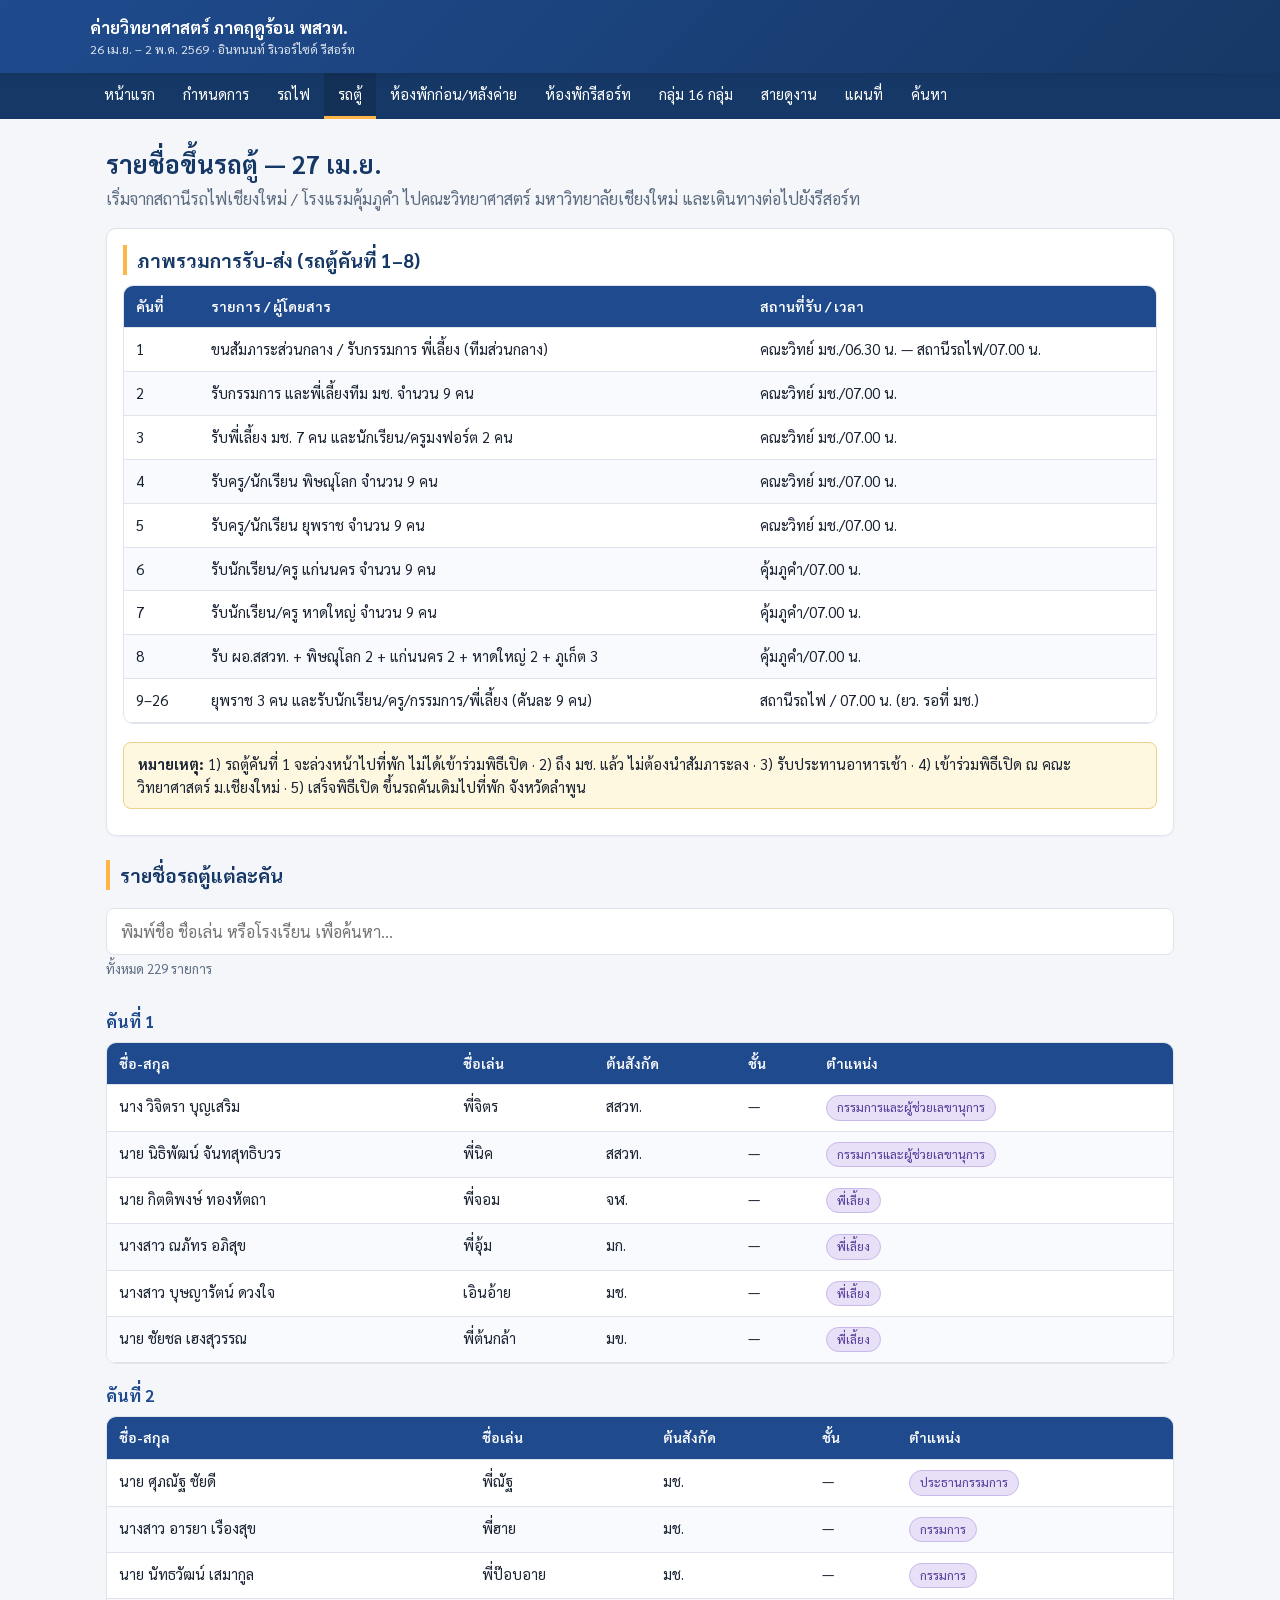
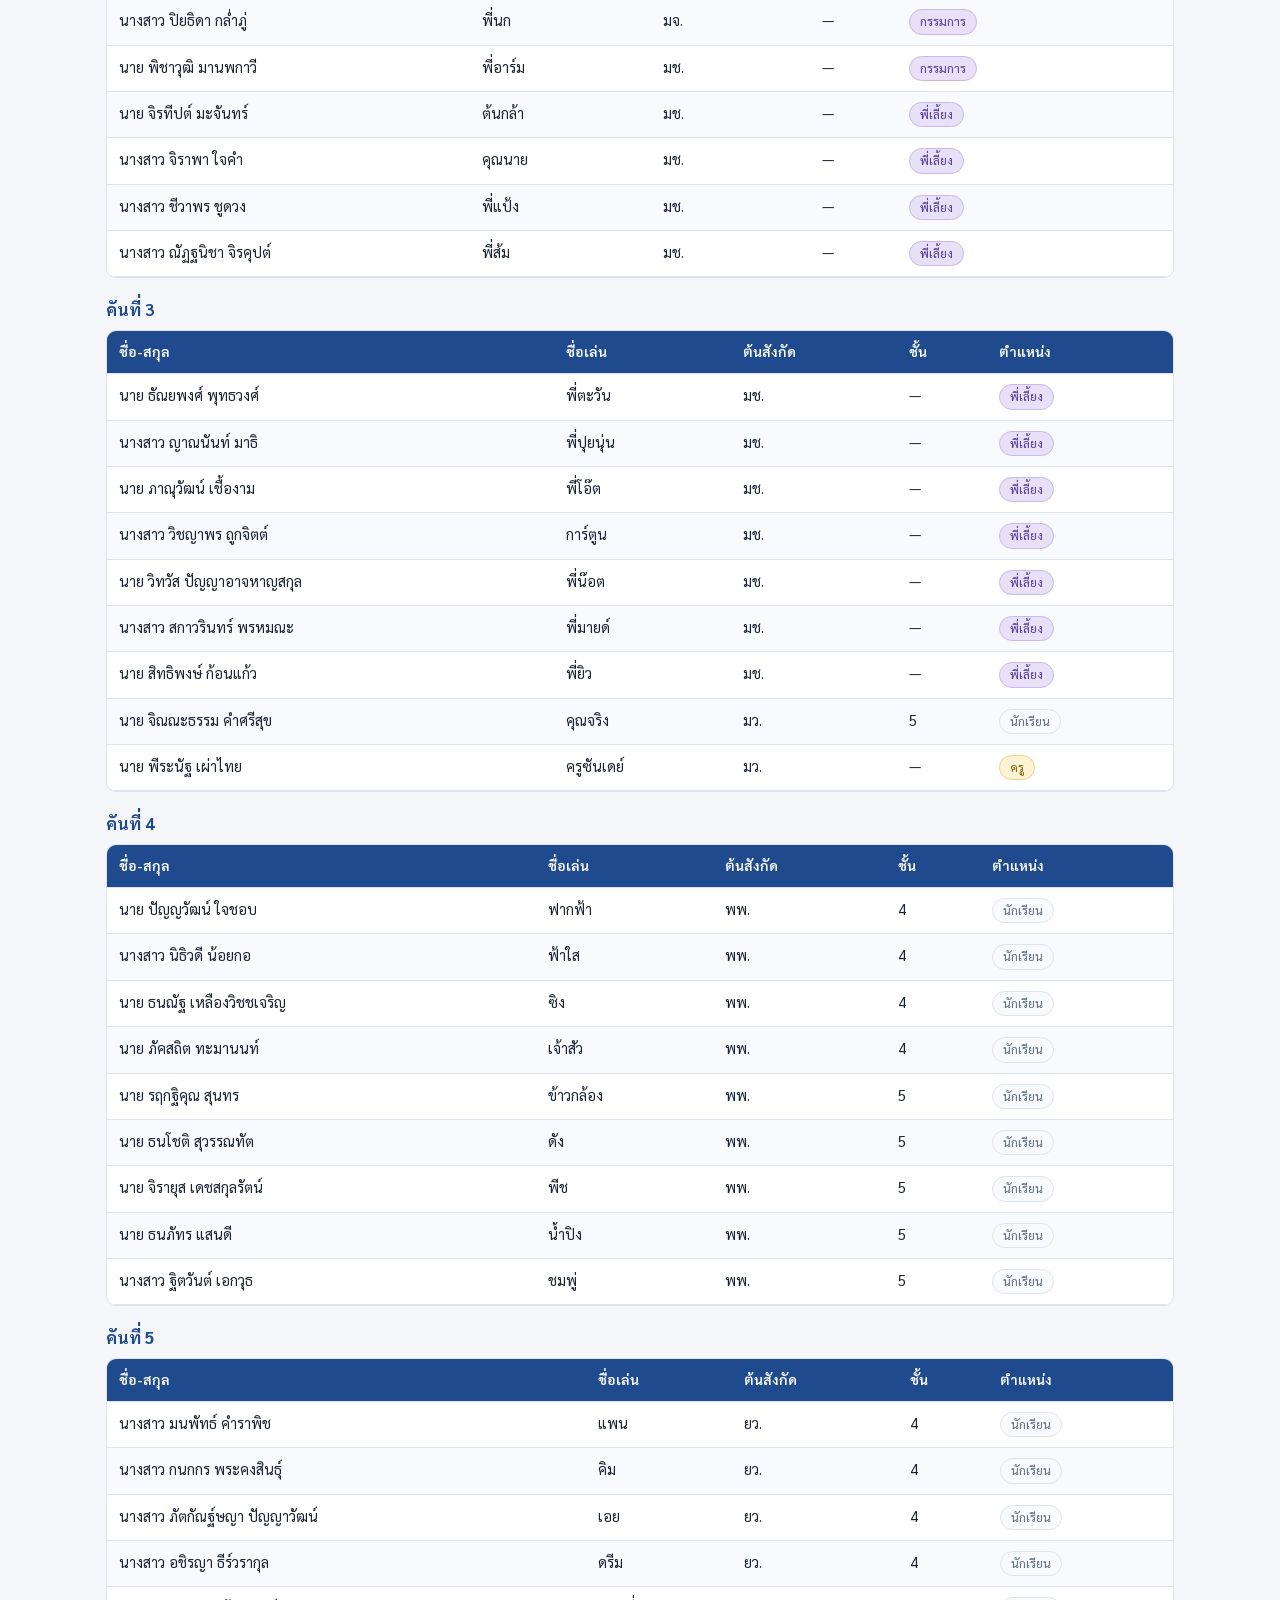
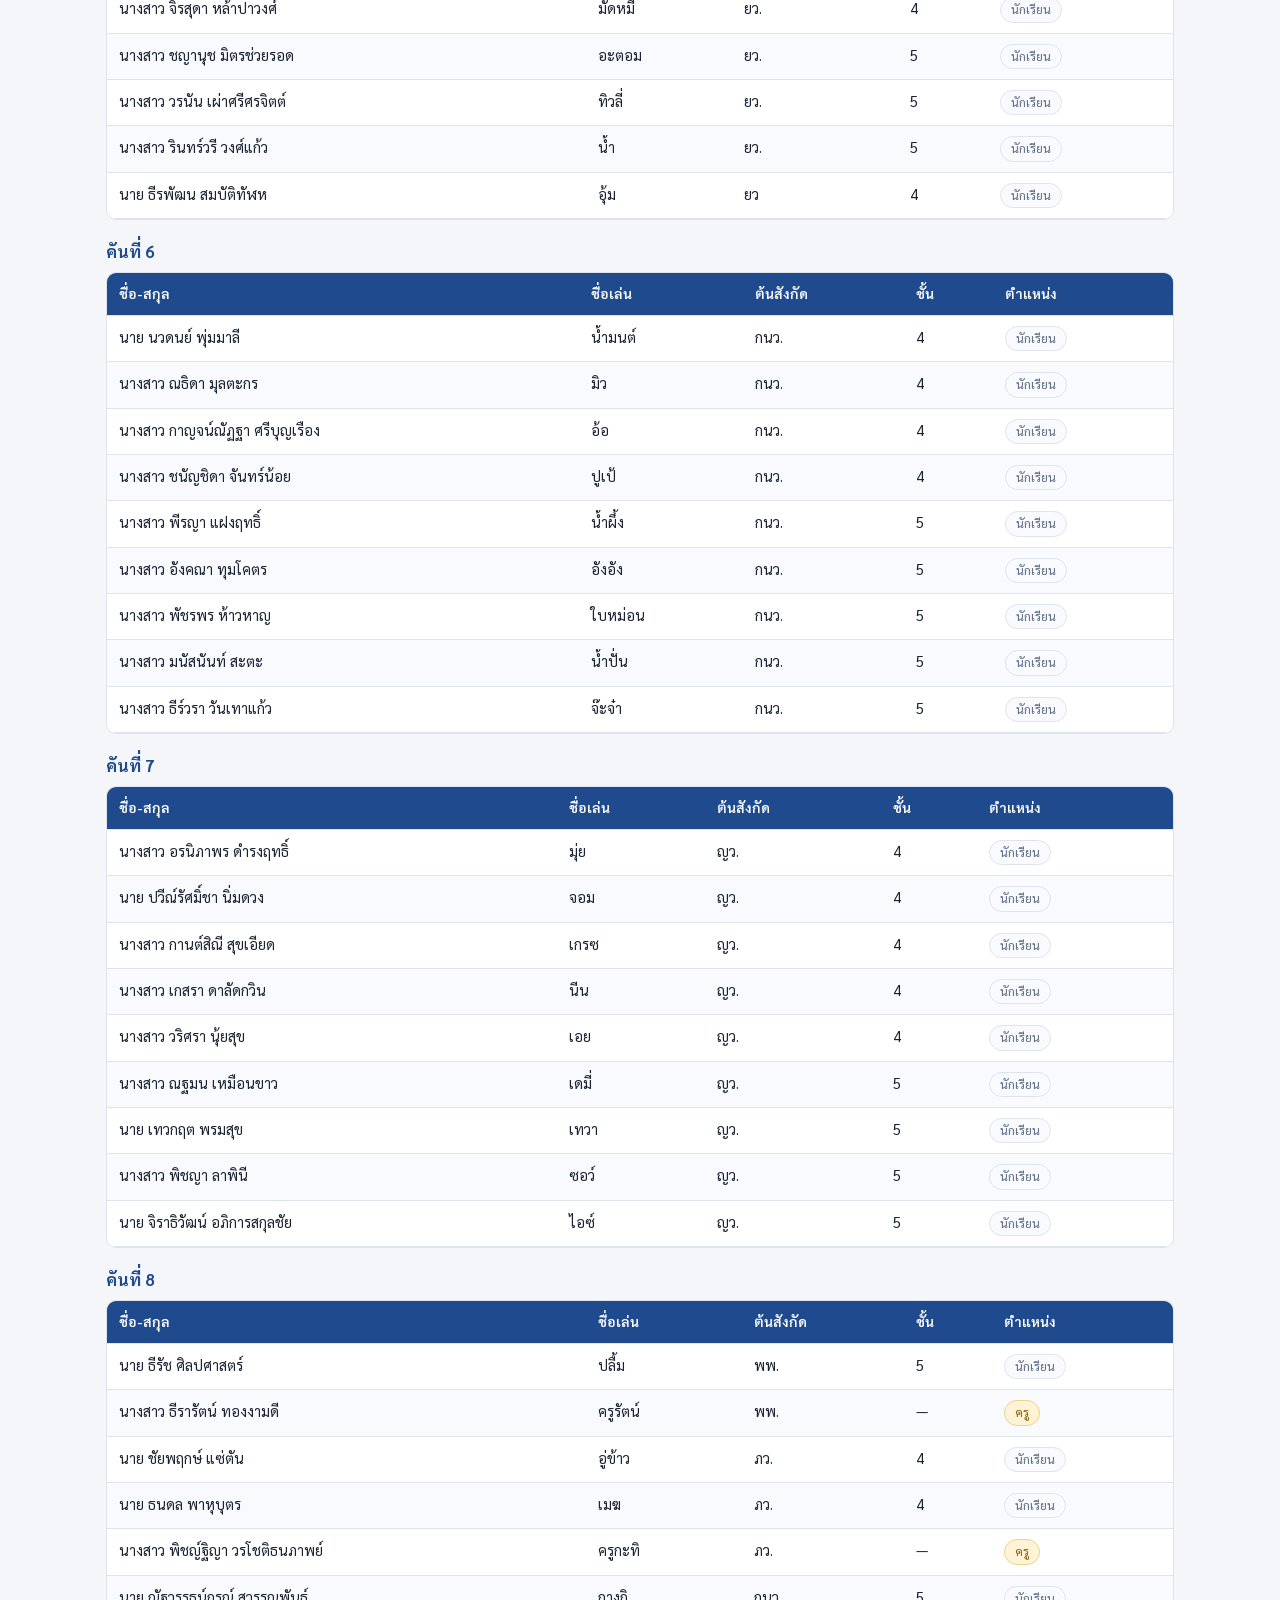
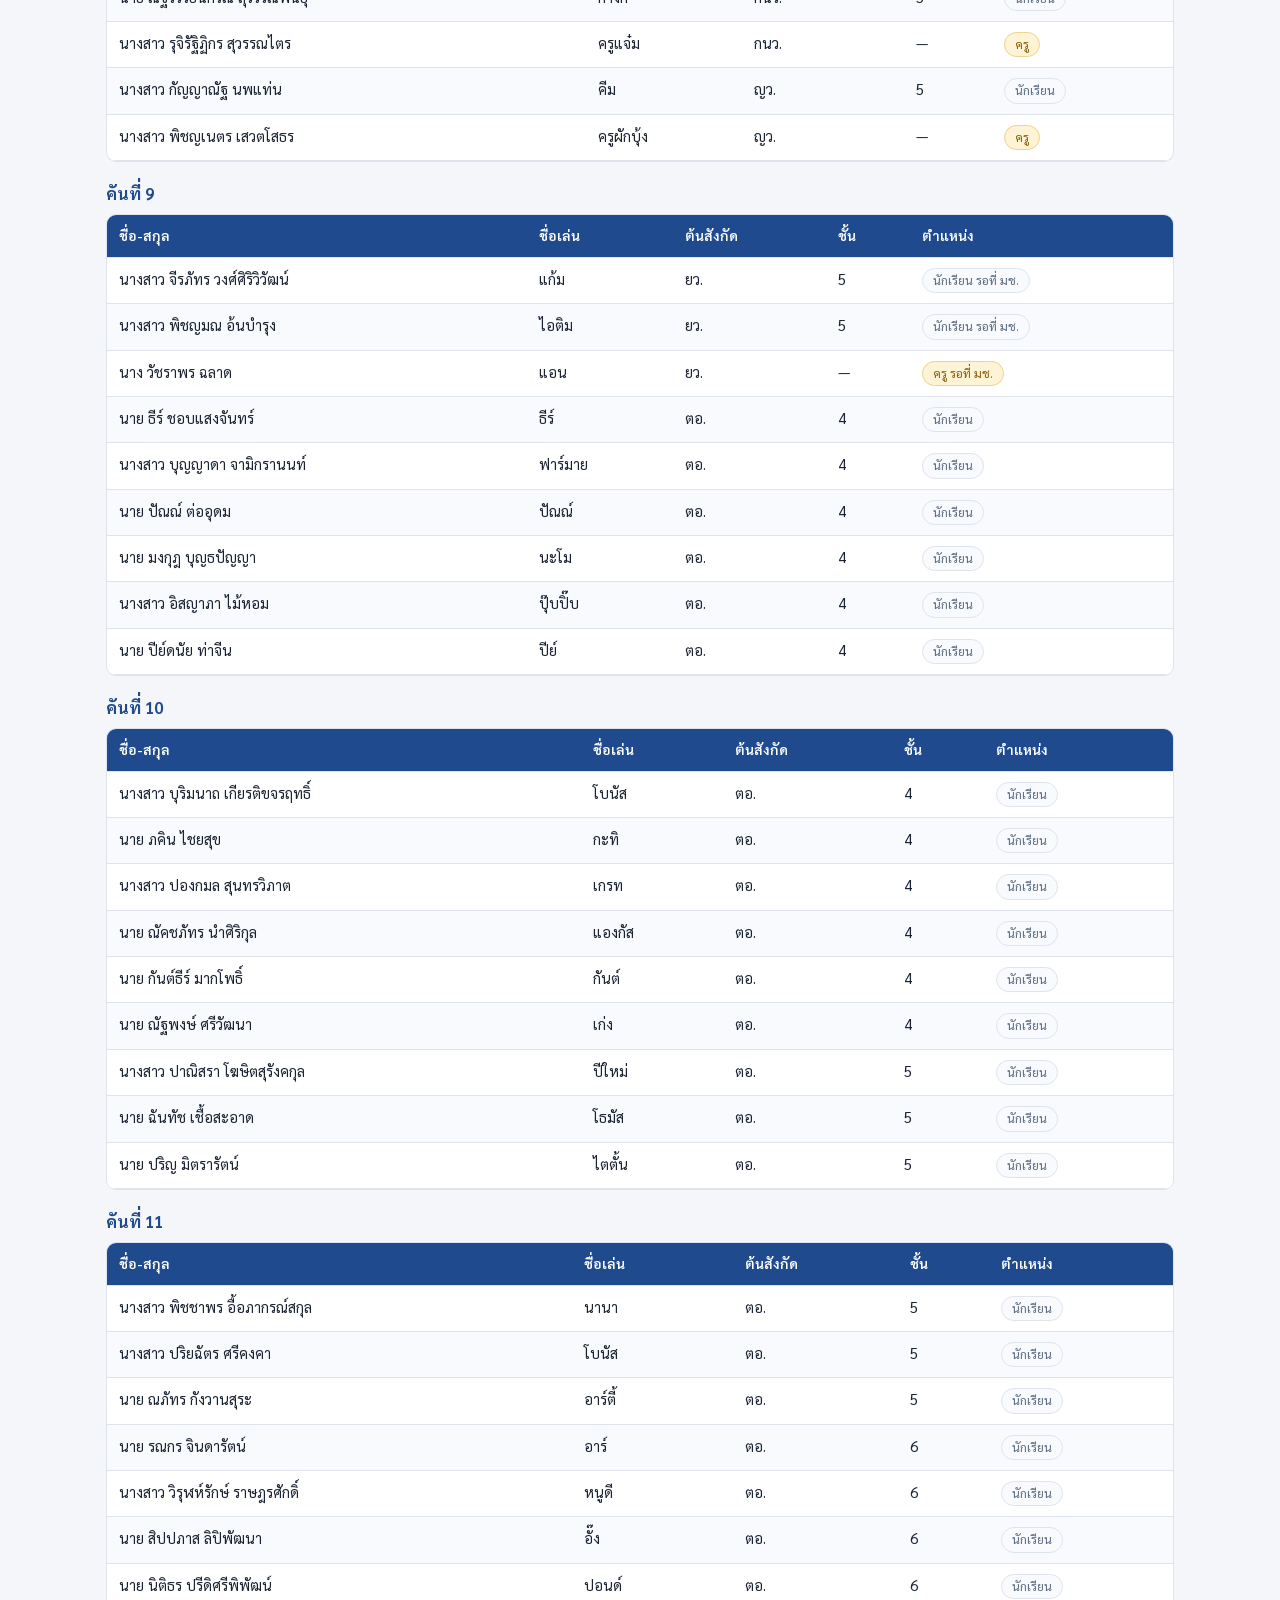
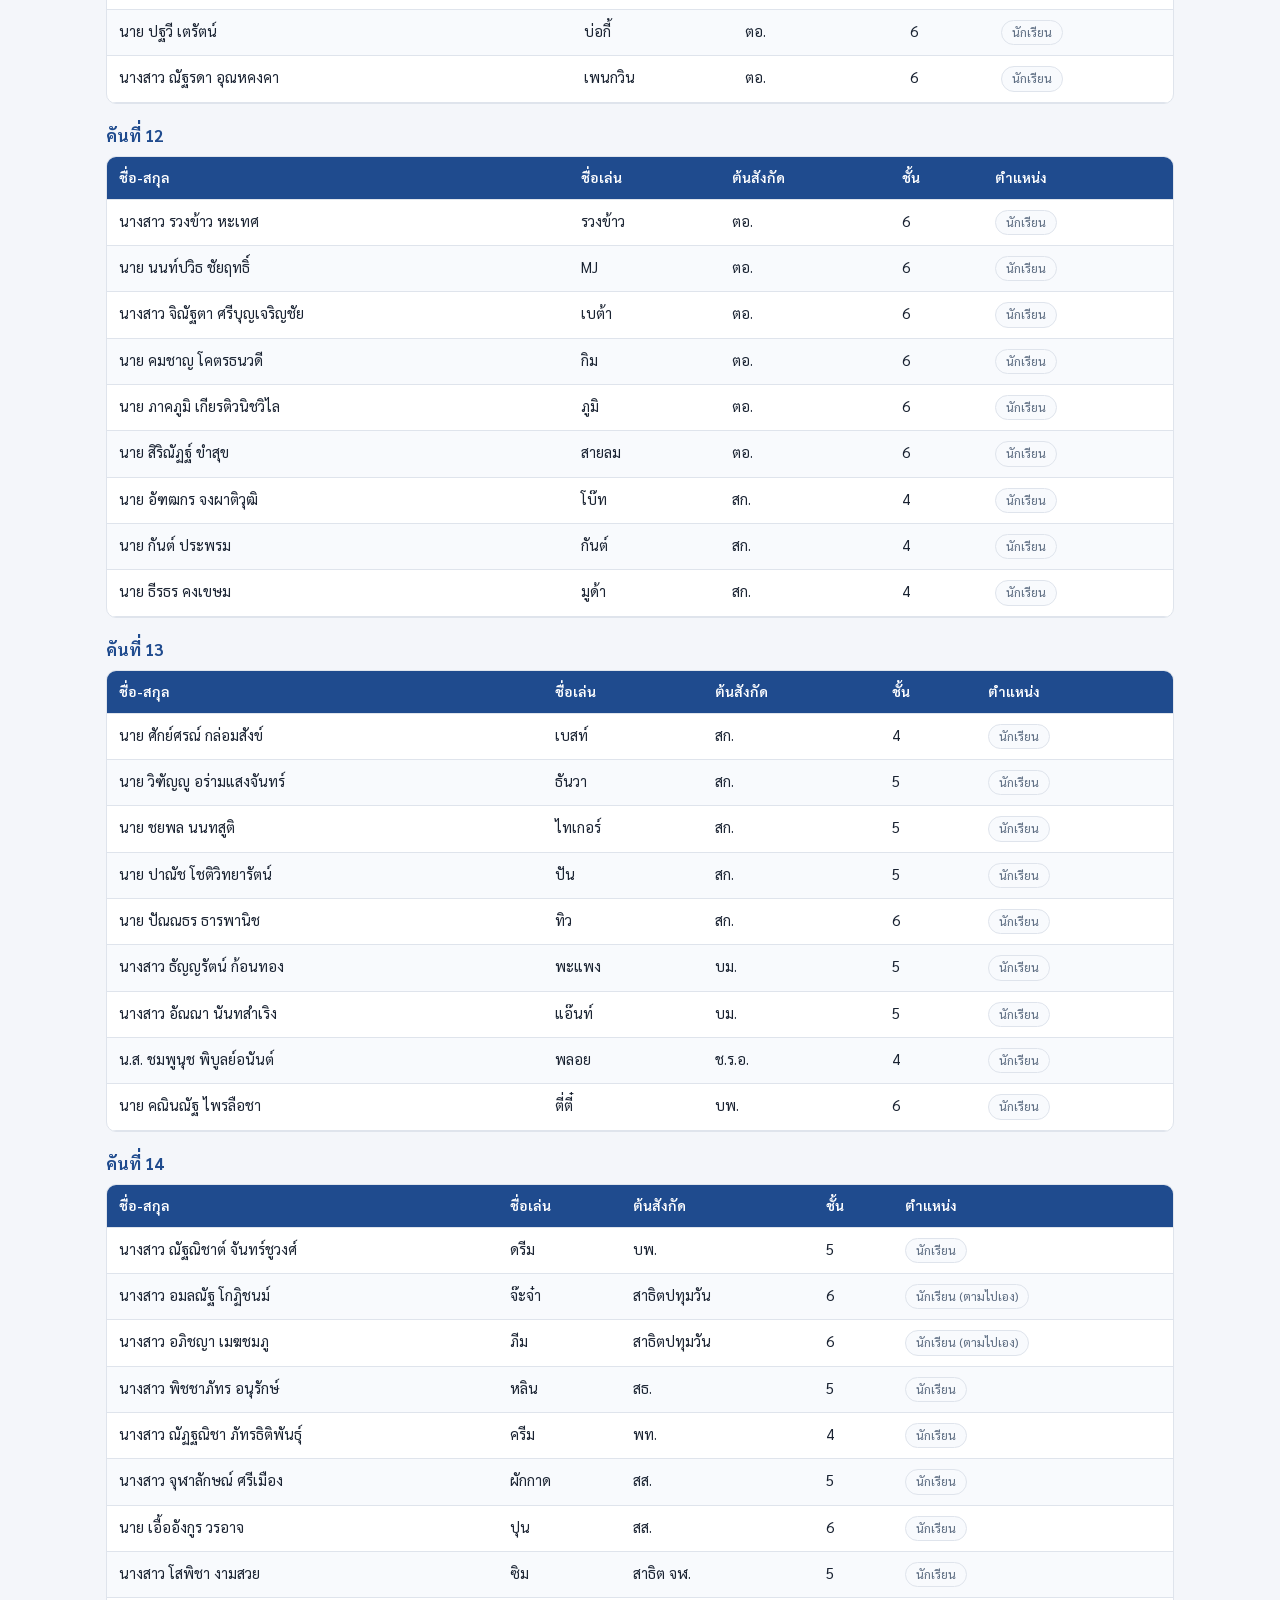
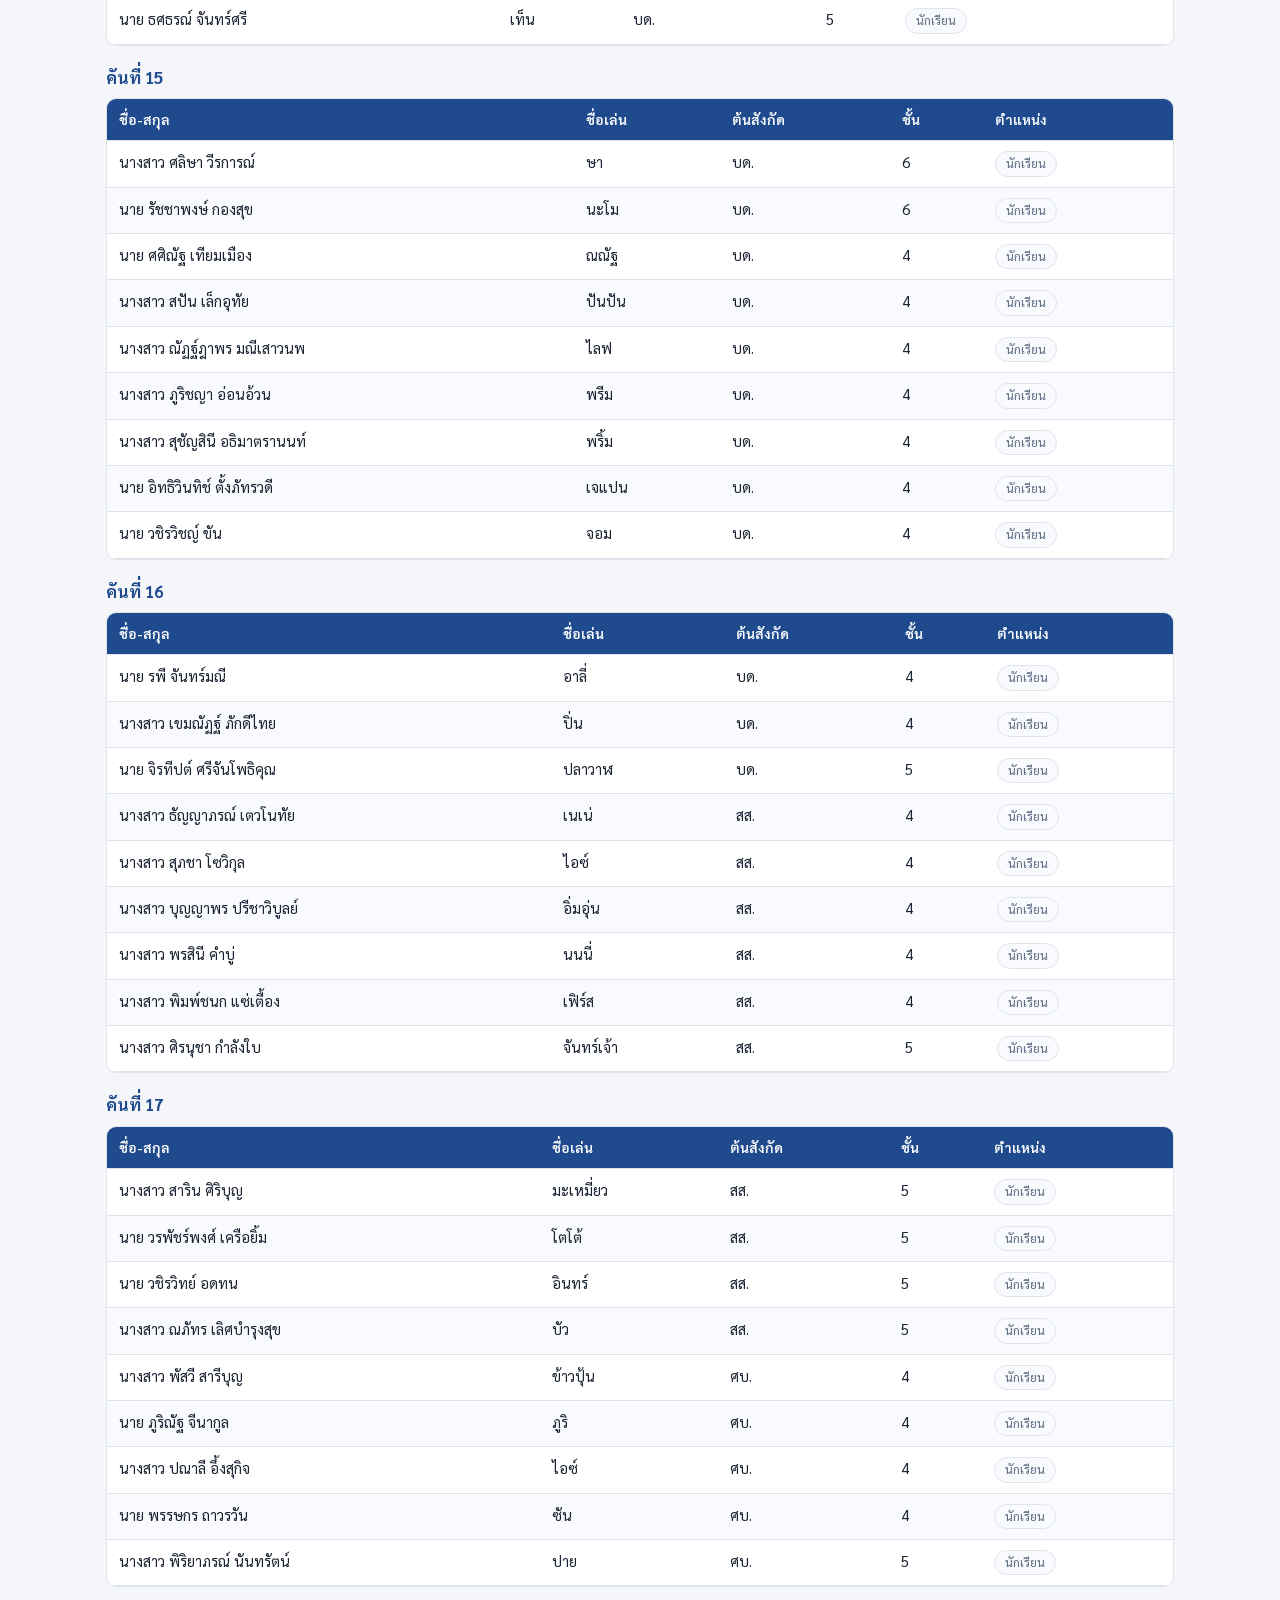
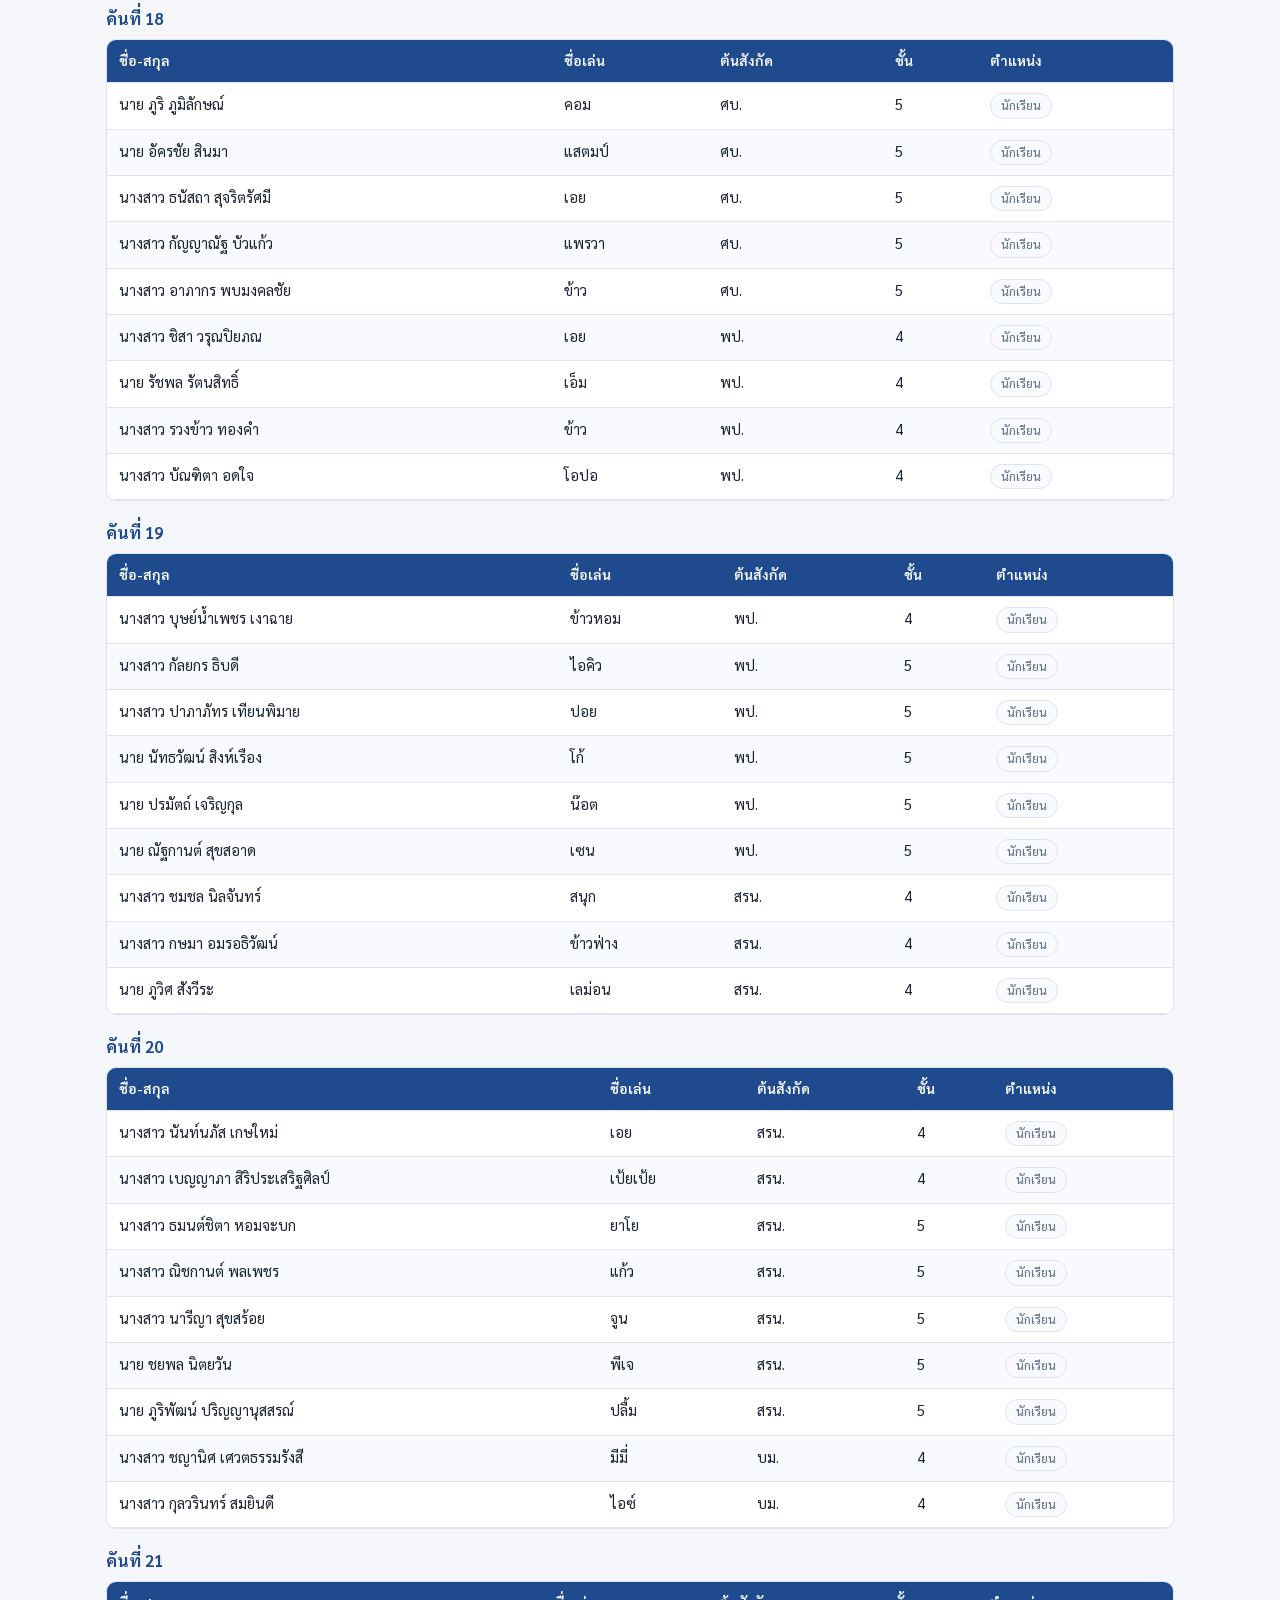
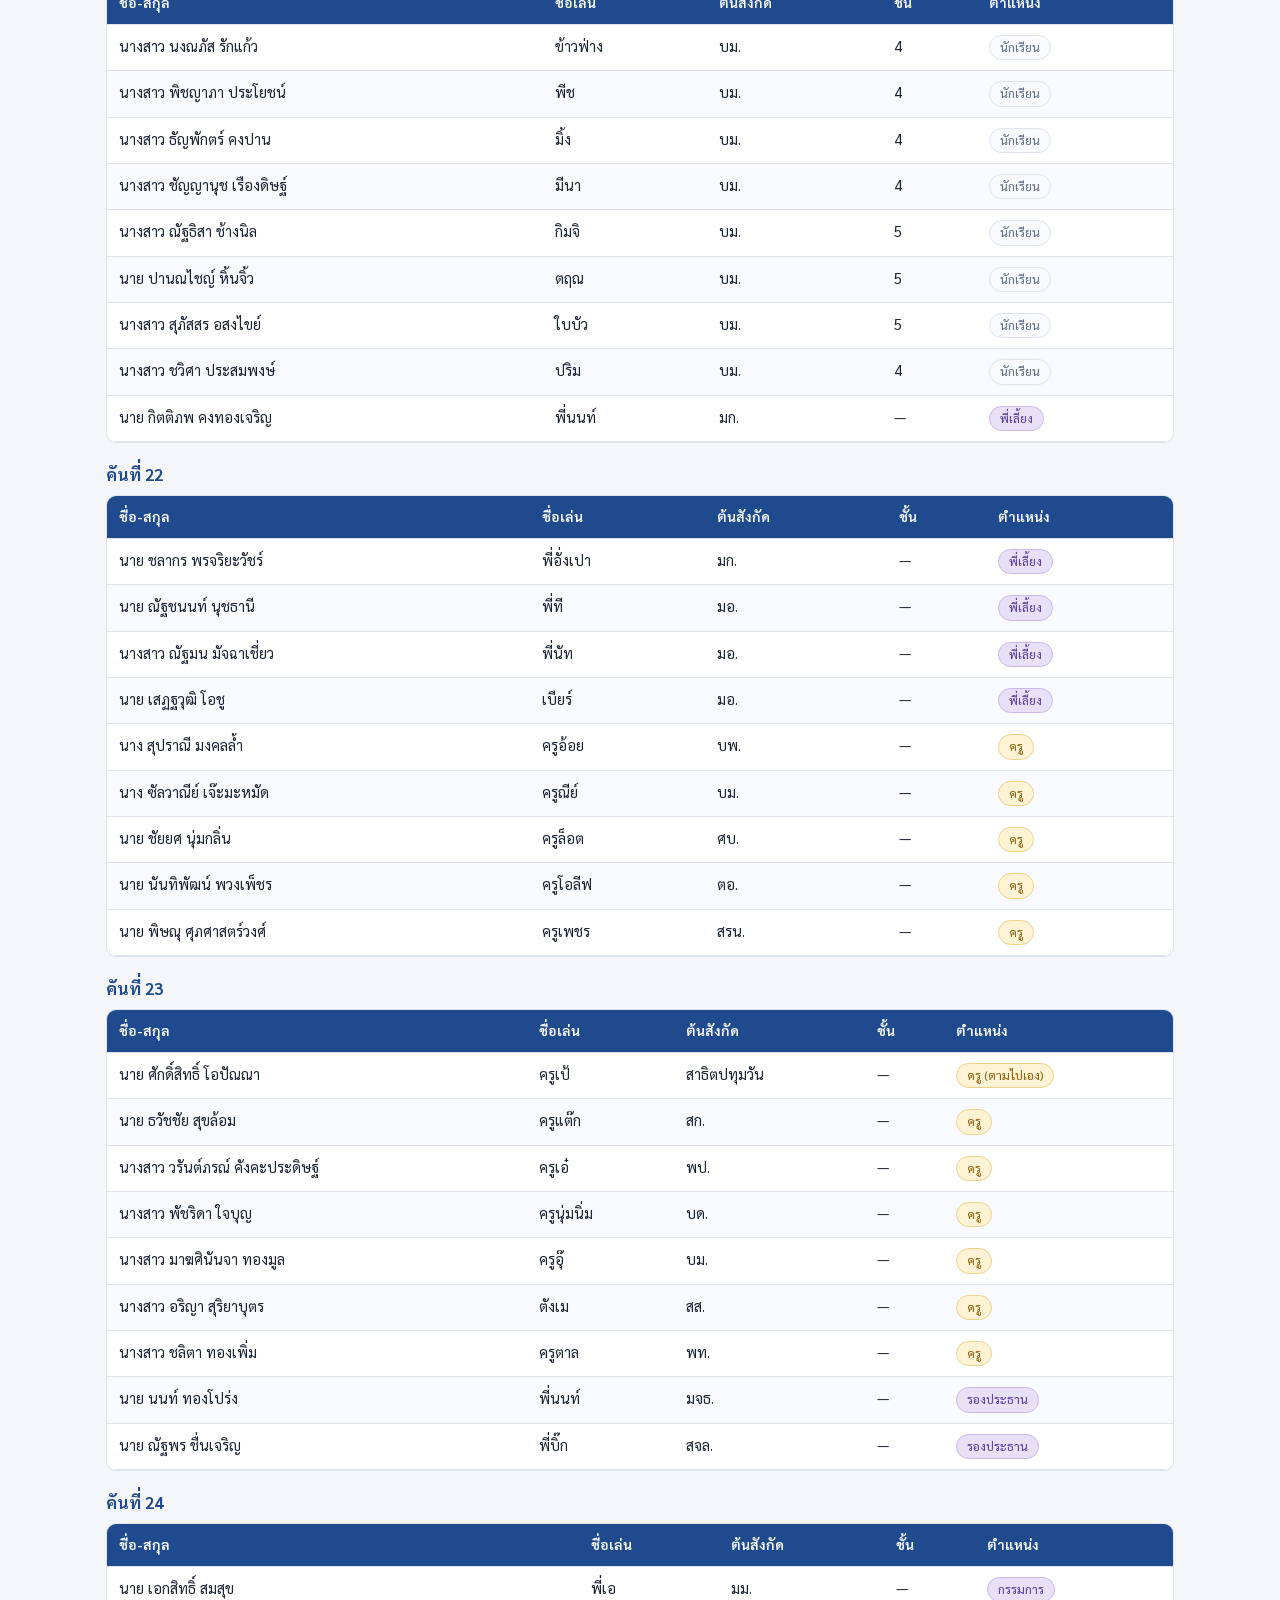
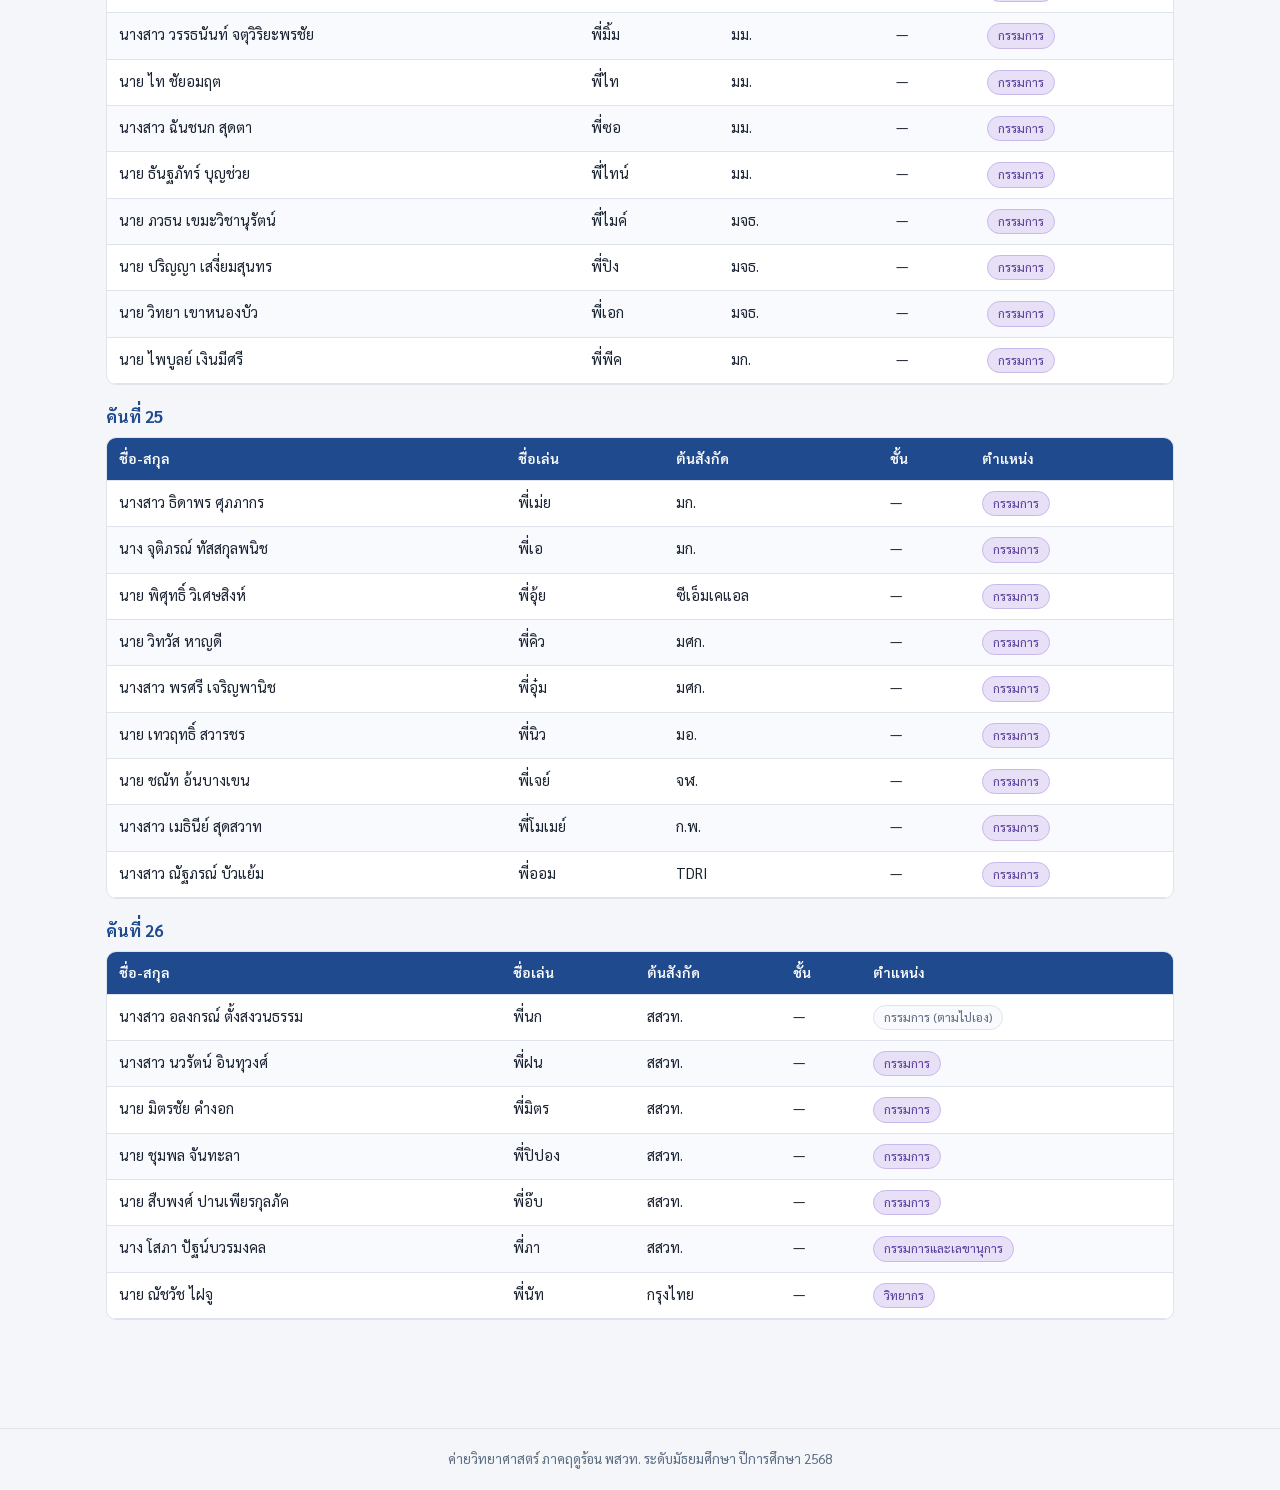
<file: dpst2025/vans.html>
<!DOCTYPE html>
<html lang="th">
<head>
<meta charset="UTF-8">
<meta name="viewport" content="width=device-width, initial-scale=1">
<title>รายชื่อขึ้นรถตู้ | ค่ายวิทยาศาสตร์ พสวท. 2568</title>
<link rel="stylesheet" href="assets/style.css">
<link rel="preconnect" href="https://fonts.googleapis.com">
<link rel="preconnect" href="https://fonts.gstatic.com" crossorigin>
<link href="https://fonts.googleapis.com/css2?family=Sarabun:wght@400;600;700&display=swap" rel="stylesheet">
</head>
<body>
<header class="site-header">
  <div class="wrap">
    <div class="brand">ค่ายวิทยาศาสตร์ ภาคฤดูร้อน พสวท.<small>26 เม.ย. – 2 พ.ค. 2569 · อินทนนท์ ริเวอร์ไซด์ รีสอร์ท</small></div>
    <button class="menu-toggle" aria-label="Menu">เมนู ☰</button>
  </div>
</header>
<nav class="site-nav">
  <div class="wrap">
    <a href="index.html">หน้าแรก</a>
    <a href="schedule.html">กำหนดการ</a>
    <a href="train.html">รถไฟ</a>
    <a href="vans.html" class="active">รถตู้</a>
    <a href="hotel-rooms.html">ห้องพักก่อน/หลังค่าย</a>
    <a href="accommodation.html">ห้องพักรีสอร์ท</a>
    <a href="groups.html">กลุ่ม 16 กลุ่ม</a>
    <a href="field-trip.html">สายดูงาน</a>
    <a href="map.html">แผนที่</a>
    <a href="search.html">ค้นหา</a>
  </div>
</nav>
<main>

  <h1>รายชื่อขึ้นรถตู้ — 27 เม.ย.</h1>
  <p class="lead">เริ่มจากสถานีรถไฟเชียงใหม่ / โรงแรมคุ้มภูคำ ไปคณะวิทยาศาสตร์ มหาวิทยาลัยเชียงใหม่ และเดินทางต่อไปยังรีสอร์ท</p>

  <div class="card">
    <h2 style="margin-top:0;">ภาพรวมการรับ-ส่ง (รถตู้คันที่ 1–8)</h2>
    <div class="table-wrap">
      <table>
        <thead><tr><th>คันที่</th><th>รายการ / ผู้โดยสาร</th><th>สถานที่รับ / เวลา</th></tr></thead>
        <tbody>
<tr><td>1</td><td>ขนสัมภาระส่วนกลาง / รับกรรมการ พี่เลี้ยง (ทีมส่วนกลาง)</td><td>คณะวิทย์ มช./06.30 น. — สถานีรถไฟ/07.00 น.</td></tr>
<tr><td>2</td><td>รับกรรมการ และพี่เลี้ยงทีม มช. จำนวน 9 คน</td><td>คณะวิทย์ มช./07.00 น.</td></tr>
<tr><td>3</td><td>รับพี่เลี้ยง มช. 7 คน และนักเรียน/ครูมงฟอร์ต 2 คน</td><td>คณะวิทย์ มช./07.00 น.</td></tr>
<tr><td>4</td><td>รับครู/นักเรียน พิษณุโลก จำนวน 9 คน</td><td>คณะวิทย์ มช./07.00 น.</td></tr>
<tr><td>5</td><td>รับครู/นักเรียน ยุพราช จำนวน 9 คน</td><td>คณะวิทย์ มช./07.00 น.</td></tr>
<tr><td>6</td><td>รับนักเรียน/ครู แก่นนคร จำนวน 9 คน</td><td>คุ้มภูคำ/07.00 น.</td></tr>
<tr><td>7</td><td>รับนักเรียน/ครู หาดใหญ่ จำนวน 9 คน</td><td>คุ้มภูคำ/07.00 น.</td></tr>
<tr><td>8</td><td>รับ ผอ.สสวท. + พิษณุโลก 2 + แก่นนคร 2 + หาดใหญ่ 2 + ภูเก็ต 3</td><td>คุ้มภูคำ/07.00 น.</td></tr>
          <tr><td>9–26</td><td>ยุพราช 3 คน และรับนักเรียน/ครู/กรรมการ/พี่เลี้ยง (คันละ 9 คน)</td><td>สถานีรถไฟ / 07.00 น. (ยว. รอที่ มช.)</td></tr>
        </tbody>
      </table>
    </div>
    <div class="notice">
      <strong>หมายเหตุ:</strong>
      1) รถตู้คันที่ 1 จะล่วงหน้าไปที่พัก ไม่ได้เข้าร่วมพิธีเปิด ·
      2) ถึง มช. แล้ว ไม่ต้องนำสัมภาระลง ·
      3) รับประทานอาหารเช้า ·
      4) เข้าร่วมพิธีเปิด ณ คณะวิทยาศาสตร์ ม.เชียงใหม่ ·
      5) เสร็จพิธีเปิด ขึ้นรถคันเดิมไปที่พัก จังหวัดลำพูน
    </div>
  </div>

  <h2>รายชื่อรถตู้แต่ละคัน</h2>
  <div class="search-bar">
    <input id="search-input" type="search" placeholder="พิมพ์ชื่อ ชื่อเล่น หรือโรงเรียน เพื่อค้นหา…" autocomplete="off">
    <div class="search-stats" id="search-stats"></div>
  </div>

  <div class="table-section">
    <h3>คันที่ 1</h3>
    <div class="table-wrap">
      <table data-searchable>
        <thead><tr><th>ชื่อ-สกุล</th><th>ชื่อเล่น</th><th>ต้นสังกัด</th><th>ชั้น</th><th>ตำแหน่ง</th></tr></thead>
        <tbody>
<tr><td>นาง วิจิตรา บุญเสริม</td><td>พี่จิตร</td><td>สสวท.</td><td>—</td><td><span class="badge staff">กรรมการและผู้ช่วยเลขานุการ</span></td></tr>
<tr><td>นาย นิธิพัฒน์ จันทสุทธิบวร</td><td>พี่นิค</td><td>สสวท.</td><td>—</td><td><span class="badge staff">กรรมการและผู้ช่วยเลขานุการ</span></td></tr>
<tr><td>นาย กิตติพงษ์ ทองหัตถา</td><td>พี่จอม</td><td>จฬ.</td><td>—</td><td><span class="badge staff">พี่เลี้ยง</span></td></tr>
<tr><td>นางสาว ณภัทร อภิสุข</td><td>พี่อุ้ม</td><td>มก.</td><td>—</td><td><span class="badge staff">พี่เลี้ยง</span></td></tr>
<tr><td>นางสาว บุษญารัตน์ ดวงใจ</td><td>เอินอ้าย</td><td>มช.</td><td>—</td><td><span class="badge staff">พี่เลี้ยง</span></td></tr>
<tr><td>นาย ชัยชล เฮงสุวรรณ</td><td>พี่ต้นกล้า</td><td>มข.</td><td>—</td><td><span class="badge staff">พี่เลี้ยง</span></td></tr>
        </tbody>
      </table>
    </div>
  </div>

  <div class="table-section">
    <h3>คันที่ 2</h3>
    <div class="table-wrap">
      <table data-searchable>
        <thead><tr><th>ชื่อ-สกุล</th><th>ชื่อเล่น</th><th>ต้นสังกัด</th><th>ชั้น</th><th>ตำแหน่ง</th></tr></thead>
        <tbody>
<tr><td>นาย ศุภณัฐ ชัยดี</td><td>พี่ณัฐ</td><td>มช.</td><td>—</td><td><span class="badge staff">ประธานกรรมการ</span></td></tr>
<tr><td>นางสาว อารยา เรืองสุข</td><td>พี่ฮาย</td><td>มช.</td><td>—</td><td><span class="badge staff">กรรมการ</span></td></tr>
<tr><td>นาย นัทธวัฒน์ เสมากูล</td><td>พี่ป๊อบอาย</td><td>มช.</td><td>—</td><td><span class="badge staff">กรรมการ</span></td></tr>
<tr><td>นางสาว ปิยธิดา กล่ำภู่</td><td>พี่นก</td><td>มจ.</td><td>—</td><td><span class="badge staff">กรรมการ</span></td></tr>
<tr><td>นาย พิชาวุฒิ มานพกาวี</td><td>พี่อาร์ม</td><td>มช.</td><td>—</td><td><span class="badge staff">กรรมการ</span></td></tr>
<tr><td>นาย จิรทีปต์ มะจันทร์</td><td>ต้นกล้า</td><td>มช.</td><td>—</td><td><span class="badge staff">พี่เลี้ยง</span></td></tr>
<tr><td>นางสาว จิราพา ใจคำ</td><td>คุณนาย</td><td>มช.</td><td>—</td><td><span class="badge staff">พี่เลี้ยง</span></td></tr>
<tr><td>นางสาว ชีวาพร ชูดวง</td><td>พี่แป้ง</td><td>มช.</td><td>—</td><td><span class="badge staff">พี่เลี้ยง</span></td></tr>
<tr><td>นางสาว ณัฏฐนิชา จิรคุปต์</td><td>พี่ส้ม</td><td>มช.</td><td>—</td><td><span class="badge staff">พี่เลี้ยง</span></td></tr>
        </tbody>
      </table>
    </div>
  </div>

  <div class="table-section">
    <h3>คันที่ 3</h3>
    <div class="table-wrap">
      <table data-searchable>
        <thead><tr><th>ชื่อ-สกุล</th><th>ชื่อเล่น</th><th>ต้นสังกัด</th><th>ชั้น</th><th>ตำแหน่ง</th></tr></thead>
        <tbody>
<tr><td>นาย ธัณยพงศ์ พุทธวงศ์</td><td>พี่ตะวัน</td><td>มช.</td><td>—</td><td><span class="badge staff">พี่เลี้ยง</span></td></tr>
<tr><td>นางสาว ญาณนันท์ มาธิ</td><td>พี่ปุยนุ่น</td><td>มช.</td><td>—</td><td><span class="badge staff">พี่เลี้ยง</span></td></tr>
<tr><td>นาย ภาณุวัฒน์ เชื้องาม</td><td>พี่โอ๊ต</td><td>มช.</td><td>—</td><td><span class="badge staff">พี่เลี้ยง</span></td></tr>
<tr><td>นางสาว วิชญาพร ถูกจิตต์</td><td>การ์ตูน</td><td>มช.</td><td>—</td><td><span class="badge staff">พี่เลี้ยง</span></td></tr>
<tr><td>นาย วิทวัส ปัญญาอาจหาญสกุล</td><td>พี่น๊อต</td><td>มช.</td><td>—</td><td><span class="badge staff">พี่เลี้ยง</span></td></tr>
<tr><td>นางสาว สกาวรินทร์ พรหมณะ</td><td>พี่มายด์</td><td>มช.</td><td>—</td><td><span class="badge staff">พี่เลี้ยง</span></td></tr>
<tr><td>นาย สิทธิพงษ์ ก้อนแก้ว</td><td>พี่ยิว</td><td>มช.</td><td>—</td><td><span class="badge staff">พี่เลี้ยง</span></td></tr>
<tr><td>นาย จิณณะธรรม คำศรีสุข</td><td>คุณจริง</td><td>มว.</td><td>5</td><td><span class="badge">นักเรียน</span></td></tr>
<tr><td>นาย พีระนัฐ เผ่าไทย</td><td>ครูซันเดย์</td><td>มว.</td><td>—</td><td><span class="badge teacher">ครู</span></td></tr>
        </tbody>
      </table>
    </div>
  </div>

  <div class="table-section">
    <h3>คันที่ 4</h3>
    <div class="table-wrap">
      <table data-searchable>
        <thead><tr><th>ชื่อ-สกุล</th><th>ชื่อเล่น</th><th>ต้นสังกัด</th><th>ชั้น</th><th>ตำแหน่ง</th></tr></thead>
        <tbody>
<tr><td>นาย ปัญญวัฒน์ ใจชอบ</td><td>ฟากฟ้า</td><td>พพ.</td><td>4</td><td><span class="badge">นักเรียน</span></td></tr>
<tr><td>นางสาว นิธิวดี น้อยกอ</td><td>ฟ้าใส</td><td>พพ.</td><td>4</td><td><span class="badge">นักเรียน</span></td></tr>
<tr><td>นาย ธนณัฐ เหลืองวิชชเจริญ</td><td>ซิง</td><td>พพ.</td><td>4</td><td><span class="badge">นักเรียน</span></td></tr>
<tr><td>นาย ภัคสถิต ทะมานนท์</td><td>เจ้าสัว</td><td>พพ.</td><td>4</td><td><span class="badge">นักเรียน</span></td></tr>
<tr><td>นาย รฤกฐิคุณ สุนทร</td><td>ข้าวกล้อง</td><td>พพ.</td><td>5</td><td><span class="badge">นักเรียน</span></td></tr>
<tr><td>นาย ธนโชติ สุวรรณทัต</td><td>ดัง</td><td>พพ.</td><td>5</td><td><span class="badge">นักเรียน</span></td></tr>
<tr><td>นาย จิรายุส เดชสกุลรัตน์</td><td>พีช</td><td>พพ.</td><td>5</td><td><span class="badge">นักเรียน</span></td></tr>
<tr><td>นาย ธนภัทร แสนดี</td><td>น้ำปิง</td><td>พพ.</td><td>5</td><td><span class="badge">นักเรียน</span></td></tr>
<tr><td>นางสาว ฐิตวันต์ เอกวุธ</td><td>ชมพู่</td><td>พพ.</td><td>5</td><td><span class="badge">นักเรียน</span></td></tr>
        </tbody>
      </table>
    </div>
  </div>

  <div class="table-section">
    <h3>คันที่ 5</h3>
    <div class="table-wrap">
      <table data-searchable>
        <thead><tr><th>ชื่อ-สกุล</th><th>ชื่อเล่น</th><th>ต้นสังกัด</th><th>ชั้น</th><th>ตำแหน่ง</th></tr></thead>
        <tbody>
<tr><td>นางสาว มนพัทธ์ คำราพิช</td><td>แพน</td><td>ยว.</td><td>4</td><td><span class="badge">นักเรียน</span></td></tr>
<tr><td>นางสาว กนกกร พระคงสินธุ์</td><td>คิม</td><td>ยว.</td><td>4</td><td><span class="badge">นักเรียน</span></td></tr>
<tr><td>นางสาว ภัตกัณฐ์ษญา ปัญญาวัฒน์</td><td>เอย</td><td>ยว.</td><td>4</td><td><span class="badge">นักเรียน</span></td></tr>
<tr><td>นางสาว อชิรญา ธีร์วรากุล</td><td>ดรีม</td><td>ยว.</td><td>4</td><td><span class="badge">นักเรียน</span></td></tr>
<tr><td>นางสาว จิรสุดา หล้าปาวงศ์</td><td>มัดหมี่</td><td>ยว.</td><td>4</td><td><span class="badge">นักเรียน</span></td></tr>
<tr><td>นางสาว ชญานุช มิตรช่วยรอด</td><td>อะตอม</td><td>ยว.</td><td>5</td><td><span class="badge">นักเรียน</span></td></tr>
<tr><td>นางสาว วรนัน เผ่าศรีศรจิตต์</td><td>ทิวลี่</td><td>ยว.</td><td>5</td><td><span class="badge">นักเรียน</span></td></tr>
<tr><td>นางสาว รินทร์วรี วงศ์แก้ว</td><td>น้ำ</td><td>ยว.</td><td>5</td><td><span class="badge">นักเรียน</span></td></tr>
<tr><td>นาย ธีรพัฒน สมบัติทัฬห</td><td>อุ้ม</td><td>ยว</td><td>4</td><td><span class="badge">นักเรียน</span></td></tr>
        </tbody>
      </table>
    </div>
  </div>

  <div class="table-section">
    <h3>คันที่ 6</h3>
    <div class="table-wrap">
      <table data-searchable>
        <thead><tr><th>ชื่อ-สกุล</th><th>ชื่อเล่น</th><th>ต้นสังกัด</th><th>ชั้น</th><th>ตำแหน่ง</th></tr></thead>
        <tbody>
<tr><td>นาย นวดนย์ พุ่มมาลี</td><td>น้ำมนต์</td><td>กนว.</td><td>4</td><td><span class="badge">นักเรียน</span></td></tr>
<tr><td>นางสาว ณธิดา มุลตะกร</td><td>มิว</td><td>กนว.</td><td>4</td><td><span class="badge">นักเรียน</span></td></tr>
<tr><td>นางสาว กาญจน์ณัฏฐา ศรีบุญเรือง</td><td>อ้อ</td><td>กนว.</td><td>4</td><td><span class="badge">นักเรียน</span></td></tr>
<tr><td>นางสาว ชนัญชิดา จันทร์น้อย</td><td>ปูเป้</td><td>กนว.</td><td>4</td><td><span class="badge">นักเรียน</span></td></tr>
<tr><td>นางสาว พีรญา แฝงฤทธิ์</td><td>น้ำผึ้ง</td><td>กนว.</td><td>5</td><td><span class="badge">นักเรียน</span></td></tr>
<tr><td>นางสาว อังคณา ทุมโคตร</td><td>อังอัง</td><td>กนว.</td><td>5</td><td><span class="badge">นักเรียน</span></td></tr>
<tr><td>นางสาว พัชรพร ห้าวหาญ</td><td>ใบหม่อน</td><td>กนว.</td><td>5</td><td><span class="badge">นักเรียน</span></td></tr>
<tr><td>นางสาว มนัสนันท์ สะตะ</td><td>น้ำปั่น</td><td>กนว.</td><td>5</td><td><span class="badge">นักเรียน</span></td></tr>
<tr><td>นางสาว ธีร์วรา วันเทาแก้ว</td><td>จ๊ะจ๋า</td><td>กนว.</td><td>5</td><td><span class="badge">นักเรียน</span></td></tr>
        </tbody>
      </table>
    </div>
  </div>

  <div class="table-section">
    <h3>คันที่ 7</h3>
    <div class="table-wrap">
      <table data-searchable>
        <thead><tr><th>ชื่อ-สกุล</th><th>ชื่อเล่น</th><th>ต้นสังกัด</th><th>ชั้น</th><th>ตำแหน่ง</th></tr></thead>
        <tbody>
<tr><td>นางสาว อรนิภาพร ดำรงฤทธิ์</td><td>มุ่ย</td><td>ญว.</td><td>4</td><td><span class="badge">นักเรียน</span></td></tr>
<tr><td>นาย ปวีณ์รัศมิ์ชา นิ่มดวง</td><td>จอม</td><td>ญว.</td><td>4</td><td><span class="badge">นักเรียน</span></td></tr>
<tr><td>นางสาว กานต์สิณี สุขเอียด</td><td>เกรซ</td><td>ญว.</td><td>4</td><td><span class="badge">นักเรียน</span></td></tr>
<tr><td>นางสาว เกสรา ดาลัดกวิน</td><td>นีน</td><td>ญว.</td><td>4</td><td><span class="badge">นักเรียน</span></td></tr>
<tr><td>นางสาว วริศรา นุ้ยสุข</td><td>เอย</td><td>ญว.</td><td>4</td><td><span class="badge">นักเรียน</span></td></tr>
<tr><td>นางสาว ณฐมน เหมือนขาว</td><td>เดมี่</td><td>ญว.</td><td>5</td><td><span class="badge">นักเรียน</span></td></tr>
<tr><td>นาย เทวกฤต พรมสุข</td><td>เทวา</td><td>ญว.</td><td>5</td><td><span class="badge">นักเรียน</span></td></tr>
<tr><td>นางสาว พิชญา ลาพินี</td><td>ซอว์</td><td>ญว.</td><td>5</td><td><span class="badge">นักเรียน</span></td></tr>
<tr><td>นาย จิราธิวัฒน์ อภิการสกุลชัย</td><td>ไอซ์</td><td>ญว.</td><td>5</td><td><span class="badge">นักเรียน</span></td></tr>
        </tbody>
      </table>
    </div>
  </div>

  <div class="table-section">
    <h3>คันที่ 8</h3>
    <div class="table-wrap">
      <table data-searchable>
        <thead><tr><th>ชื่อ-สกุล</th><th>ชื่อเล่น</th><th>ต้นสังกัด</th><th>ชั้น</th><th>ตำแหน่ง</th></tr></thead>
        <tbody>
<tr><td>นาย ธีรัช ศิลปศาสตร์</td><td>ปลื้ม</td><td>พพ.</td><td>5</td><td><span class="badge">นักเรียน</span></td></tr>
<tr><td>นางสาว ธีรารัตน์ ทองงามดี</td><td>ครูรัตน์</td><td>พพ.</td><td>—</td><td><span class="badge teacher">ครู</span></td></tr>
<tr><td>นาย ชัยพฤกษ์ แซ่ตัน</td><td>อู่ข้าว</td><td>ภว.</td><td>4</td><td><span class="badge">นักเรียน</span></td></tr>
<tr><td>นาย ธนดล พาหุบุตร</td><td>เมฆ</td><td>ภว.</td><td>4</td><td><span class="badge">นักเรียน</span></td></tr>
<tr><td>นางสาว พิชญ์ฐิญา วรโชติธนภาพย์</td><td>ครูกะทิ</td><td>ภว.</td><td>—</td><td><span class="badge teacher">ครู</span></td></tr>
<tr><td>นาย ณัฐวรรธน์กรณ์ สุวรรณพันธุ์</td><td>กางกิ</td><td>กนว.</td><td>5</td><td><span class="badge">นักเรียน</span></td></tr>
<tr><td>นางสาว รุจิรัฐิฏิกร สุวรรณไตร</td><td>ครูแจ๋ม</td><td>กนว.</td><td>—</td><td><span class="badge teacher">ครู</span></td></tr>
<tr><td>นางสาว กัญญาณัฐ นพแท่น</td><td>คีม</td><td>ญว.</td><td>5</td><td><span class="badge">นักเรียน</span></td></tr>
<tr><td>นางสาว พิชญเนตร เสวตโสธร</td><td>ครูผักบุ้ง</td><td>ญว.</td><td>—</td><td><span class="badge teacher">ครู</span></td></tr>
        </tbody>
      </table>
    </div>
  </div>

  <div class="table-section">
    <h3>คันที่ 9</h3>
    <div class="table-wrap">
      <table data-searchable>
        <thead><tr><th>ชื่อ-สกุล</th><th>ชื่อเล่น</th><th>ต้นสังกัด</th><th>ชั้น</th><th>ตำแหน่ง</th></tr></thead>
        <tbody>
<tr><td>นางสาว จีรภัทร วงศ์ศิริวิวัฒน์</td><td>แก้ม</td><td>ยว.</td><td>5</td><td><span class="badge">นักเรียน รอที่ มช.</span></td></tr>
<tr><td>นางสาว พิชญมณ อ้นบำรุง</td><td>ไอติม</td><td>ยว.</td><td>5</td><td><span class="badge">นักเรียน รอที่ มช.</span></td></tr>
<tr><td>นาง วัชราพร ฉลาด</td><td>แอน</td><td>ยว.</td><td>—</td><td><span class="badge teacher">ครู รอที่ มช.</span></td></tr>
<tr><td>นาย ธีร์ ชอบแสงจันทร์</td><td>ธีร์</td><td>ตอ.</td><td>4</td><td><span class="badge">นักเรียน</span></td></tr>
<tr><td>นางสาว บุญญาดา จามิกรานนท์</td><td>ฟาร์มาย</td><td>ตอ.</td><td>4</td><td><span class="badge">นักเรียน</span></td></tr>
<tr><td>นาย ปัณณ์ ต่ออุดม</td><td>ปัณณ์</td><td>ตอ.</td><td>4</td><td><span class="badge">นักเรียน</span></td></tr>
<tr><td>นาย มงกุฎ บุญธปัญญา</td><td>นะโม</td><td>ตอ.</td><td>4</td><td><span class="badge">นักเรียน</span></td></tr>
<tr><td>นางสาว อิสญาภา ไม้หอม</td><td>ปุ๊บปิ๊บ</td><td>ตอ.</td><td>4</td><td><span class="badge">นักเรียน</span></td></tr>
<tr><td>นาย ปีย์ดนัย ท่าจีน</td><td>ปีย์</td><td>ตอ.</td><td>4</td><td><span class="badge">นักเรียน</span></td></tr>
        </tbody>
      </table>
    </div>
  </div>

  <div class="table-section">
    <h3>คันที่ 10</h3>
    <div class="table-wrap">
      <table data-searchable>
        <thead><tr><th>ชื่อ-สกุล</th><th>ชื่อเล่น</th><th>ต้นสังกัด</th><th>ชั้น</th><th>ตำแหน่ง</th></tr></thead>
        <tbody>
<tr><td>นางสาว บุริมนาถ เกียรติขจรฤทธิ์</td><td>โบนัส</td><td>ตอ.</td><td>4</td><td><span class="badge">นักเรียน</span></td></tr>
<tr><td>นาย ภคิน ไชยสุข</td><td>กะทิ</td><td>ตอ.</td><td>4</td><td><span class="badge">นักเรียน</span></td></tr>
<tr><td>นางสาว ปองกมล สุนทรวิภาต</td><td>เกรท</td><td>ตอ.</td><td>4</td><td><span class="badge">นักเรียน</span></td></tr>
<tr><td>นาย ณัคชภัทร นำศิริกุล</td><td>แองกัส</td><td>ตอ.</td><td>4</td><td><span class="badge">นักเรียน</span></td></tr>
<tr><td>นาย กันต์ธีร์ มากโพธิ์</td><td>กันต์</td><td>ตอ.</td><td>4</td><td><span class="badge">นักเรียน</span></td></tr>
<tr><td>นาย ณัฐพงษ์ ศรีวัฒนา</td><td>เก่ง</td><td>ตอ.</td><td>4</td><td><span class="badge">นักเรียน</span></td></tr>
<tr><td>นางสาว ปาณิสรา โฆษิตสุรังคกุล</td><td>ปีใหม่</td><td>ตอ.</td><td>5</td><td><span class="badge">นักเรียน</span></td></tr>
<tr><td>นาย ฉันทัช เชื้อสะอาด</td><td>โธมัส</td><td>ตอ.</td><td>5</td><td><span class="badge">นักเรียน</span></td></tr>
<tr><td>นาย ปริญ มิตรารัตน์</td><td>ไตตั้น</td><td>ตอ.</td><td>5</td><td><span class="badge">นักเรียน</span></td></tr>
        </tbody>
      </table>
    </div>
  </div>

  <div class="table-section">
    <h3>คันที่ 11</h3>
    <div class="table-wrap">
      <table data-searchable>
        <thead><tr><th>ชื่อ-สกุล</th><th>ชื่อเล่น</th><th>ต้นสังกัด</th><th>ชั้น</th><th>ตำแหน่ง</th></tr></thead>
        <tbody>
<tr><td>นางสาว พิชชาพร อื้อภากรณ์สกุล</td><td>นานา</td><td>ตอ.</td><td>5</td><td><span class="badge">นักเรียน</span></td></tr>
<tr><td>นางสาว ปริยฉัตร ศรีคงคา</td><td>โบนัส</td><td>ตอ.</td><td>5</td><td><span class="badge">นักเรียน</span></td></tr>
<tr><td>นาย ณภัทร กังวานสุระ</td><td>อาร์ตี้</td><td>ตอ.</td><td>5</td><td><span class="badge">นักเรียน</span></td></tr>
<tr><td>นาย รณกร จินดารัตน์</td><td>อาร์</td><td>ตอ.</td><td>6</td><td><span class="badge">นักเรียน</span></td></tr>
<tr><td>นางสาว วิรุฬห์รักษ์ ราษฎรศักดิ์</td><td>หนูดี</td><td>ตอ.</td><td>6</td><td><span class="badge">นักเรียน</span></td></tr>
<tr><td>นาย สิปปภาส ลิปิพัฒนา</td><td>อั๊ง</td><td>ตอ.</td><td>6</td><td><span class="badge">นักเรียน</span></td></tr>
<tr><td>นาย นิติธร ปรีดิศรีพิพัฒน์</td><td>ปอนด์</td><td>ตอ.</td><td>6</td><td><span class="badge">นักเรียน</span></td></tr>
<tr><td>นาย ปฐวี เตรัตน์</td><td>บ่อกี้</td><td>ตอ.</td><td>6</td><td><span class="badge">นักเรียน</span></td></tr>
<tr><td>นางสาว ณัฐรดา อุณหคงคา</td><td>เพนกวิน</td><td>ตอ.</td><td>6</td><td><span class="badge">นักเรียน</span></td></tr>
        </tbody>
      </table>
    </div>
  </div>

  <div class="table-section">
    <h3>คันที่ 12</h3>
    <div class="table-wrap">
      <table data-searchable>
        <thead><tr><th>ชื่อ-สกุล</th><th>ชื่อเล่น</th><th>ต้นสังกัด</th><th>ชั้น</th><th>ตำแหน่ง</th></tr></thead>
        <tbody>
<tr><td>นางสาว รวงข้าว หะเทศ</td><td>รวงข้าว</td><td>ตอ.</td><td>6</td><td><span class="badge">นักเรียน</span></td></tr>
<tr><td>นาย นนท์ปวิธ ชัยฤทธิ์</td><td>MJ</td><td>ตอ.</td><td>6</td><td><span class="badge">นักเรียน</span></td></tr>
<tr><td>นางสาว จิณัฐตา ศรีบุญเจริญชัย</td><td>เบต้า</td><td>ตอ.</td><td>6</td><td><span class="badge">นักเรียน</span></td></tr>
<tr><td>นาย คมชาญ โคตรธนวดี</td><td>กิม</td><td>ตอ.</td><td>6</td><td><span class="badge">นักเรียน</span></td></tr>
<tr><td>นาย ภาคภูมิ เกียรติวนิชวิไล</td><td>ภูมิ</td><td>ตอ.</td><td>6</td><td><span class="badge">นักเรียน</span></td></tr>
<tr><td>นาย สิริณัฏฐ์ ขำสุข</td><td>สายลม</td><td>ตอ.</td><td>6</td><td><span class="badge">นักเรียน</span></td></tr>
<tr><td>นาย อัฑฒกร จงผาติวุฒิ</td><td>โบ๊ท</td><td>สก.</td><td>4</td><td><span class="badge">นักเรียน</span></td></tr>
<tr><td>นาย กันต์ ประพรม</td><td>กันต์</td><td>สก.</td><td>4</td><td><span class="badge">นักเรียน</span></td></tr>
<tr><td>นาย ธีรธร คงเขษม</td><td>มูด้า</td><td>สก.</td><td>4</td><td><span class="badge">นักเรียน</span></td></tr>
        </tbody>
      </table>
    </div>
  </div>

  <div class="table-section">
    <h3>คันที่ 13</h3>
    <div class="table-wrap">
      <table data-searchable>
        <thead><tr><th>ชื่อ-สกุล</th><th>ชื่อเล่น</th><th>ต้นสังกัด</th><th>ชั้น</th><th>ตำแหน่ง</th></tr></thead>
        <tbody>
<tr><td>นาย ศักย์ศรณ์ กล่อมสังข์</td><td>เบสท์</td><td>สก.</td><td>4</td><td><span class="badge">นักเรียน</span></td></tr>
<tr><td>นาย วิฑัญญู อร่ามแสงจันทร์</td><td>ธันวา</td><td>สก.</td><td>5</td><td><span class="badge">นักเรียน</span></td></tr>
<tr><td>นาย ชยพล นนทสูติ</td><td>ไทเกอร์</td><td>สก.</td><td>5</td><td><span class="badge">นักเรียน</span></td></tr>
<tr><td>นาย ปาณัช โชติวิทยารัตน์</td><td>ปัน</td><td>สก.</td><td>5</td><td><span class="badge">นักเรียน</span></td></tr>
<tr><td>นาย ปัณณธร ธารพานิช</td><td>ทิว</td><td>สก.</td><td>6</td><td><span class="badge">นักเรียน</span></td></tr>
<tr><td>นางสาว ธัญญรัตน์ ก้อนทอง</td><td>พะแพง</td><td>บม.</td><td>5</td><td><span class="badge">นักเรียน</span></td></tr>
<tr><td>นางสาว อัณณา นันทสำเริง</td><td>แอ๊นท์</td><td>บม.</td><td>5</td><td><span class="badge">นักเรียน</span></td></tr>
<tr><td>น.ส. ชมพูนุช พิบูลย์อนันต์</td><td>พลอย</td><td>ช.ร.อ.</td><td>4</td><td><span class="badge">นักเรียน</span></td></tr>
<tr><td>นาย คณินณัฐ ไพรลือชา</td><td>ตี่ตี๋</td><td>บพ.</td><td>6</td><td><span class="badge">นักเรียน</span></td></tr>
        </tbody>
      </table>
    </div>
  </div>

  <div class="table-section">
    <h3>คันที่ 14</h3>
    <div class="table-wrap">
      <table data-searchable>
        <thead><tr><th>ชื่อ-สกุล</th><th>ชื่อเล่น</th><th>ต้นสังกัด</th><th>ชั้น</th><th>ตำแหน่ง</th></tr></thead>
        <tbody>
<tr><td>นางสาว ณัฐณิชาต์ จันทร์ชูวงศ์</td><td>ดรีม</td><td>บพ.</td><td>5</td><td><span class="badge">นักเรียน</span></td></tr>
<tr><td>นางสาว อมลณัฐ โกฏิชนม์</td><td>จ๊ะจ๋า</td><td>สาธิตปทุมวัน</td><td>6</td><td><span class="badge">นักเรียน (ตามไปเอง)</span></td></tr>
<tr><td>นางสาว อภิชญา เมฆชมภู</td><td>ภีม</td><td>สาธิตปทุมวัน</td><td>6</td><td><span class="badge">นักเรียน (ตามไปเอง)</span></td></tr>
<tr><td>นางสาว พิชชาภัทร อนุรักษ์</td><td>หลิน</td><td>สธ.</td><td>5</td><td><span class="badge">นักเรียน</span></td></tr>
<tr><td>นางสาว ณัฏฐณิชา ภัทรธิติพันธุ์</td><td>ครีม</td><td>พท.</td><td>4</td><td><span class="badge">นักเรียน</span></td></tr>
<tr><td>นางสาว จุฬาลักษณ์ ศรีเมือง</td><td>ผักกาด</td><td>สส.</td><td>5</td><td><span class="badge">นักเรียน</span></td></tr>
<tr><td>นาย เอื้ออังกูร วรอาจ</td><td>ปุน</td><td>สส.</td><td>6</td><td><span class="badge">นักเรียน</span></td></tr>
<tr><td>นางสาว โสพิชา งามสวย</td><td>ซิม</td><td>สาธิต จฬ.</td><td>5</td><td><span class="badge">นักเรียน</span></td></tr>
<tr><td>นาย ธศธรณ์ จันทร์ศรี</td><td>เท็น</td><td>บด.</td><td>5</td><td><span class="badge">นักเรียน</span></td></tr>
        </tbody>
      </table>
    </div>
  </div>

  <div class="table-section">
    <h3>คันที่ 15</h3>
    <div class="table-wrap">
      <table data-searchable>
        <thead><tr><th>ชื่อ-สกุล</th><th>ชื่อเล่น</th><th>ต้นสังกัด</th><th>ชั้น</th><th>ตำแหน่ง</th></tr></thead>
        <tbody>
<tr><td>นางสาว ศลิษา วีรการณ์</td><td>ษา</td><td>บด.</td><td>6</td><td><span class="badge">นักเรียน</span></td></tr>
<tr><td>นาย รัชชาพงษ์ กองสุข</td><td>นะโม</td><td>บด.</td><td>6</td><td><span class="badge">นักเรียน</span></td></tr>
<tr><td>นาย ศศิณัฐ เทียมเมือง</td><td>ณณัฐ</td><td>บด.</td><td>4</td><td><span class="badge">นักเรียน</span></td></tr>
<tr><td>นางสาว สปัน เล็กอุทัย</td><td>ปันปัน</td><td>บด.</td><td>4</td><td><span class="badge">นักเรียน</span></td></tr>
<tr><td>นางสาว ณัฏฐ์ฎาพร มณีเสาวนพ</td><td>ไลฟ</td><td>บด.</td><td>4</td><td><span class="badge">นักเรียน</span></td></tr>
<tr><td>นางสาว ภูริชญา อ่อนอ้วน</td><td>พรีม</td><td>บด.</td><td>4</td><td><span class="badge">นักเรียน</span></td></tr>
<tr><td>นางสาว สุชัญสินี อธิมาตรานนท์</td><td>พริ้ม</td><td>บด.</td><td>4</td><td><span class="badge">นักเรียน</span></td></tr>
<tr><td>นาย อิทธิวินทิช์ ตั้งภัทรวดี</td><td>เจแปน</td><td>บด.</td><td>4</td><td><span class="badge">นักเรียน</span></td></tr>
<tr><td>นาย วชิรวิชญ์ ขัน</td><td>จอม</td><td>บด.</td><td>4</td><td><span class="badge">นักเรียน</span></td></tr>
        </tbody>
      </table>
    </div>
  </div>

  <div class="table-section">
    <h3>คันที่ 16</h3>
    <div class="table-wrap">
      <table data-searchable>
        <thead><tr><th>ชื่อ-สกุล</th><th>ชื่อเล่น</th><th>ต้นสังกัด</th><th>ชั้น</th><th>ตำแหน่ง</th></tr></thead>
        <tbody>
<tr><td>นาย รพี จันทร์มณี</td><td>อาลี่</td><td>บด.</td><td>4</td><td><span class="badge">นักเรียน</span></td></tr>
<tr><td>นางสาว เขมณัฏฐ์ ภักดีไทย</td><td>ปิ่น</td><td>บด.</td><td>4</td><td><span class="badge">นักเรียน</span></td></tr>
<tr><td>นาย จิรทีปต์ ศรีจันโพธิคุณ</td><td>ปลาวาฬ</td><td>บด.</td><td>5</td><td><span class="badge">นักเรียน</span></td></tr>
<tr><td>นางสาว ธัญญาภรณ์ เตวโนทัย</td><td>เนเน่</td><td>สส.</td><td>4</td><td><span class="badge">นักเรียน</span></td></tr>
<tr><td>นางสาว สุภชา โซวิกุล</td><td>ไอซ์</td><td>สส.</td><td>4</td><td><span class="badge">นักเรียน</span></td></tr>
<tr><td>นางสาว บุญญาพร ปรีชาวิบูลย์</td><td>อิ่มอุ่น</td><td>สส.</td><td>4</td><td><span class="badge">นักเรียน</span></td></tr>
<tr><td>นางสาว พรสินี คำบู่</td><td>นนนี่</td><td>สส.</td><td>4</td><td><span class="badge">นักเรียน</span></td></tr>
<tr><td>นางสาว พิมพ์ชนก แซ่เตื้อง</td><td>เฟิร์ส</td><td>สส.</td><td>4</td><td><span class="badge">นักเรียน</span></td></tr>
<tr><td>นางสาว ศิรนุชา กำลังใบ</td><td>จันทร์เจ้า</td><td>สส.</td><td>5</td><td><span class="badge">นักเรียน</span></td></tr>
        </tbody>
      </table>
    </div>
  </div>

  <div class="table-section">
    <h3>คันที่ 17</h3>
    <div class="table-wrap">
      <table data-searchable>
        <thead><tr><th>ชื่อ-สกุล</th><th>ชื่อเล่น</th><th>ต้นสังกัด</th><th>ชั้น</th><th>ตำแหน่ง</th></tr></thead>
        <tbody>
<tr><td>นางสาว สาริน ศิริบุญ</td><td>มะเหมี่ยว</td><td>สส.</td><td>5</td><td><span class="badge">นักเรียน</span></td></tr>
<tr><td>นาย วรพัชร์พงศ์ เครือยิ้ม</td><td>โตโต้</td><td>สส.</td><td>5</td><td><span class="badge">นักเรียน</span></td></tr>
<tr><td>นาย วชิรวิทย์ อดทน</td><td>อินทร์</td><td>สส.</td><td>5</td><td><span class="badge">นักเรียน</span></td></tr>
<tr><td>นางสาว ณภัทร เลิศบำรุงสุข</td><td>บัว</td><td>สส.</td><td>5</td><td><span class="badge">นักเรียน</span></td></tr>
<tr><td>นางสาว พัสวี สารีบุญ</td><td>ข้าวปุ้น</td><td>ศบ.</td><td>4</td><td><span class="badge">นักเรียน</span></td></tr>
<tr><td>นาย ภูริณัฐ จีนากูล</td><td>ภูริ</td><td>ศบ.</td><td>4</td><td><span class="badge">นักเรียน</span></td></tr>
<tr><td>นางสาว ปณาลี อึ้งสุกิจ</td><td>ไอซ์</td><td>ศบ.</td><td>4</td><td><span class="badge">นักเรียน</span></td></tr>
<tr><td>นาย พรรษกร ถาวรวัน</td><td>ซัน</td><td>ศบ.</td><td>4</td><td><span class="badge">นักเรียน</span></td></tr>
<tr><td>นางสาว พิริยาภรณ์ นันทรัตน์</td><td>ปาย</td><td>ศบ.</td><td>5</td><td><span class="badge">นักเรียน</span></td></tr>
        </tbody>
      </table>
    </div>
  </div>

  <div class="table-section">
    <h3>คันที่ 18</h3>
    <div class="table-wrap">
      <table data-searchable>
        <thead><tr><th>ชื่อ-สกุล</th><th>ชื่อเล่น</th><th>ต้นสังกัด</th><th>ชั้น</th><th>ตำแหน่ง</th></tr></thead>
        <tbody>
<tr><td>นาย ภูริ ภูมิลักษณ์</td><td>คอม</td><td>ศบ.</td><td>5</td><td><span class="badge">นักเรียน</span></td></tr>
<tr><td>นาย อัครชัย สินมา</td><td>แสตมป์</td><td>ศบ.</td><td>5</td><td><span class="badge">นักเรียน</span></td></tr>
<tr><td>นางสาว ธนัสถา สุจริตรัศมี</td><td>เอย</td><td>ศบ.</td><td>5</td><td><span class="badge">นักเรียน</span></td></tr>
<tr><td>นางสาว กัญญาณัฐ บัวแก้ว</td><td>แพรวา</td><td>ศบ.</td><td>5</td><td><span class="badge">นักเรียน</span></td></tr>
<tr><td>นางสาว อาภากร พบมงคลชัย</td><td>ข้าว</td><td>ศบ.</td><td>5</td><td><span class="badge">นักเรียน</span></td></tr>
<tr><td>นางสาว ชิสา วรุณปิยภณ</td><td>เอย</td><td>พป.</td><td>4</td><td><span class="badge">นักเรียน</span></td></tr>
<tr><td>นาย รัชพล รัตนสิทธิ์</td><td>เอ็ม</td><td>พป.</td><td>4</td><td><span class="badge">นักเรียน</span></td></tr>
<tr><td>นางสาว รวงข้าว ทองคำ</td><td>ข้าว</td><td>พป.</td><td>4</td><td><span class="badge">นักเรียน</span></td></tr>
<tr><td>นางสาว บัณฑิตา อดใจ</td><td>โอปอ</td><td>พป.</td><td>4</td><td><span class="badge">นักเรียน</span></td></tr>
        </tbody>
      </table>
    </div>
  </div>

  <div class="table-section">
    <h3>คันที่ 19</h3>
    <div class="table-wrap">
      <table data-searchable>
        <thead><tr><th>ชื่อ-สกุล</th><th>ชื่อเล่น</th><th>ต้นสังกัด</th><th>ชั้น</th><th>ตำแหน่ง</th></tr></thead>
        <tbody>
<tr><td>นางสาว บุษย์น้ำเพชร เงาฉาย</td><td>ข้าวหอม</td><td>พป.</td><td>4</td><td><span class="badge">นักเรียน</span></td></tr>
<tr><td>นางสาว กัลยกร ธิบดี</td><td>ไอคิว</td><td>พป.</td><td>5</td><td><span class="badge">นักเรียน</span></td></tr>
<tr><td>นางสาว ปาภาภัทร เทียนพิมาย</td><td>ปอย</td><td>พป.</td><td>5</td><td><span class="badge">นักเรียน</span></td></tr>
<tr><td>นาย นัทธวัฒน์ สิงห์เรือง</td><td>โก้</td><td>พป.</td><td>5</td><td><span class="badge">นักเรียน</span></td></tr>
<tr><td>นาย ปรมัตถ์ เจริญกุล</td><td>น๊อต</td><td>พป.</td><td>5</td><td><span class="badge">นักเรียน</span></td></tr>
<tr><td>นาย ณัฐกานต์ สุขสอาด</td><td>เซน</td><td>พป.</td><td>5</td><td><span class="badge">นักเรียน</span></td></tr>
<tr><td>นางสาว ชมชล นิลจันทร์</td><td>สนุก</td><td>สรน.</td><td>4</td><td><span class="badge">นักเรียน</span></td></tr>
<tr><td>นางสาว กษมา อมรอธิวัฒน์</td><td>ข้าวฟ่าง</td><td>สรน.</td><td>4</td><td><span class="badge">นักเรียน</span></td></tr>
<tr><td>นาย ภูวิศ สังวีระ</td><td>เลม่อน</td><td>สรน.</td><td>4</td><td><span class="badge">นักเรียน</span></td></tr>
        </tbody>
      </table>
    </div>
  </div>

  <div class="table-section">
    <h3>คันที่ 20</h3>
    <div class="table-wrap">
      <table data-searchable>
        <thead><tr><th>ชื่อ-สกุล</th><th>ชื่อเล่น</th><th>ต้นสังกัด</th><th>ชั้น</th><th>ตำแหน่ง</th></tr></thead>
        <tbody>
<tr><td>นางสาว นันท์นภัส เกษใหม่</td><td>เอย</td><td>สรน.</td><td>4</td><td><span class="badge">นักเรียน</span></td></tr>
<tr><td>นางสาว เบญญาภา สิริประเสริฐศิลป์</td><td>เป้ยเป้ย</td><td>สรน.</td><td>4</td><td><span class="badge">นักเรียน</span></td></tr>
<tr><td>นางสาว ธมนต์ชิตา หอมจะบก</td><td>ยาโย</td><td>สรน.</td><td>5</td><td><span class="badge">นักเรียน</span></td></tr>
<tr><td>นางสาว ณิชกานต์ พลเพชร</td><td>แก้ว</td><td>สรน.</td><td>5</td><td><span class="badge">นักเรียน</span></td></tr>
<tr><td>นางสาว นารีญา สุขสร้อย</td><td>จูน</td><td>สรน.</td><td>5</td><td><span class="badge">นักเรียน</span></td></tr>
<tr><td>นาย ชยพล นิตยวัน</td><td>พีเจ</td><td>สรน.</td><td>5</td><td><span class="badge">นักเรียน</span></td></tr>
<tr><td>นาย ภูริพัฒน์ ปริญญานุสสรณ์</td><td>ปลื้ม</td><td>สรน.</td><td>5</td><td><span class="badge">นักเรียน</span></td></tr>
<tr><td>นางสาว ชญานิศ เศวตธรรมรังสี</td><td>มีมี่</td><td>บม.</td><td>4</td><td><span class="badge">นักเรียน</span></td></tr>
<tr><td>นางสาว กุลวรินทร์ สมยินดี</td><td>ไอซ์</td><td>บม.</td><td>4</td><td><span class="badge">นักเรียน</span></td></tr>
        </tbody>
      </table>
    </div>
  </div>

  <div class="table-section">
    <h3>คันที่ 21</h3>
    <div class="table-wrap">
      <table data-searchable>
        <thead><tr><th>ชื่อ-สกุล</th><th>ชื่อเล่น</th><th>ต้นสังกัด</th><th>ชั้น</th><th>ตำแหน่ง</th></tr></thead>
        <tbody>
<tr><td>นางสาว นงณภัส รักแก้ว</td><td>ข้าวฟ่าง</td><td>บม.</td><td>4</td><td><span class="badge">นักเรียน</span></td></tr>
<tr><td>นางสาว พิชญาภา ประโยชน์</td><td>พีช</td><td>บม.</td><td>4</td><td><span class="badge">นักเรียน</span></td></tr>
<tr><td>นางสาว ธัญพักตร์ คงปาน</td><td>มิ้ง</td><td>บม.</td><td>4</td><td><span class="badge">นักเรียน</span></td></tr>
<tr><td>นางสาว ชัญญานุช เรืองดิษฐ์</td><td>มีนา</td><td>บม.</td><td>4</td><td><span class="badge">นักเรียน</span></td></tr>
<tr><td>นางสาว ณัฐธิสา ช้างนิล</td><td>กิมจิ</td><td>บม.</td><td>5</td><td><span class="badge">นักเรียน</span></td></tr>
<tr><td>นาย ปานณไชญ์ หิ้นจิ้ว</td><td>ตฤณ</td><td>บม.</td><td>5</td><td><span class="badge">นักเรียน</span></td></tr>
<tr><td>นางสาว สุภัสสร อสงไขย์</td><td>ใบบัว</td><td>บม.</td><td>5</td><td><span class="badge">นักเรียน</span></td></tr>
<tr><td>นางสาว ชวิศา ประสมพงษ์</td><td>ปริม</td><td>บม.</td><td>4</td><td><span class="badge">นักเรียน</span></td></tr>
<tr><td>นาย กิตติภพ คงทองเจริญ</td><td>พี่นนท์</td><td>มก.</td><td>—</td><td><span class="badge staff">พี่เลี้ยง</span></td></tr>
        </tbody>
      </table>
    </div>
  </div>

  <div class="table-section">
    <h3>คันที่ 22</h3>
    <div class="table-wrap">
      <table data-searchable>
        <thead><tr><th>ชื่อ-สกุล</th><th>ชื่อเล่น</th><th>ต้นสังกัด</th><th>ชั้น</th><th>ตำแหน่ง</th></tr></thead>
        <tbody>
<tr><td>นาย ชลากร พรจริยะวัชร์</td><td>พี่อั่งเปา</td><td>มก.</td><td>—</td><td><span class="badge staff">พี่เลี้ยง</span></td></tr>
<tr><td>นาย ณัฐชนนท์ นุชธานี</td><td>พี่ที</td><td>มอ.</td><td>—</td><td><span class="badge staff">พี่เลี้ยง</span></td></tr>
<tr><td>นางสาว ณัฐมน มัจฉาเชี่ยว</td><td>พี่นัท</td><td>มอ.</td><td>—</td><td><span class="badge staff">พี่เลี้ยง</span></td></tr>
<tr><td>นาย เสฏฐวุฒิ โอชู</td><td>เบียร์</td><td>มอ.</td><td>—</td><td><span class="badge staff">พี่เลี้ยง</span></td></tr>
<tr><td>นาง สุปราณี มงคลล้ำ</td><td>ครูอ้อย</td><td>บพ.</td><td>—</td><td><span class="badge teacher">ครู</span></td></tr>
<tr><td>นาง ซัลวาณีย์ เจ๊ะมะหมัด</td><td>ครูณีย์</td><td>บม.</td><td>—</td><td><span class="badge teacher">ครู</span></td></tr>
<tr><td>นาย ชัยยศ นุ่มกลิ่น</td><td>ครูล็อต</td><td>ศบ.</td><td>—</td><td><span class="badge teacher">ครู</span></td></tr>
<tr><td>นาย นันทิพัฒน์ พวงเพ็ชร</td><td>ครูโอลีฟ</td><td>ตอ.</td><td>—</td><td><span class="badge teacher">ครู</span></td></tr>
<tr><td>นาย พิษณุ ศุภศาสตร์วงศ์</td><td>ครูเพชร</td><td>สรน.</td><td>—</td><td><span class="badge teacher">ครู</span></td></tr>
        </tbody>
      </table>
    </div>
  </div>

  <div class="table-section">
    <h3>คันที่ 23</h3>
    <div class="table-wrap">
      <table data-searchable>
        <thead><tr><th>ชื่อ-สกุล</th><th>ชื่อเล่น</th><th>ต้นสังกัด</th><th>ชั้น</th><th>ตำแหน่ง</th></tr></thead>
        <tbody>
<tr><td>นาย ศักดิ์สิทธิ์ โอปัณณา</td><td>ครูเป้</td><td>สาธิตปทุมวัน</td><td>—</td><td><span class="badge teacher">ครู (ตามไปเอง)</span></td></tr>
<tr><td>นาย ธวัชชัย สุขล้อม</td><td>ครูแต๊ก</td><td>สก.</td><td>—</td><td><span class="badge teacher">ครู</span></td></tr>
<tr><td>นางสาว วรันต์ภรณ์ คังคะประดิษฐ์</td><td>ครูเอ๋</td><td>พป.</td><td>—</td><td><span class="badge teacher">ครู</span></td></tr>
<tr><td>นางสาว พัชริดา ใจบุญ</td><td>ครูนุ่มนิ่ม</td><td>บด.</td><td>—</td><td><span class="badge teacher">ครู</span></td></tr>
<tr><td>นางสาว มาฆศินันจา ทองมูล</td><td>ครูอุ๊</td><td>บม.</td><td>—</td><td><span class="badge teacher">ครู</span></td></tr>
<tr><td>นางสาว อริญา สุริยาบุตร</td><td>ตังเม</td><td>สส.</td><td>—</td><td><span class="badge teacher">ครู</span></td></tr>
<tr><td>นางสาว ชลิตา ทองเพิ่ม</td><td>ครูตาล</td><td>พท.</td><td>—</td><td><span class="badge teacher">ครู</span></td></tr>
<tr><td>นาย นนท์ ทองโปร่ง</td><td>พี่นนท์</td><td>มจธ.</td><td>—</td><td><span class="badge staff">รองประธาน</span></td></tr>
<tr><td>นาย ณัฐพร ชื่นเจริญ</td><td>พี่บิ๊ก</td><td>สจล.</td><td>—</td><td><span class="badge staff">รองประธาน</span></td></tr>
        </tbody>
      </table>
    </div>
  </div>

  <div class="table-section">
    <h3>คันที่ 24</h3>
    <div class="table-wrap">
      <table data-searchable>
        <thead><tr><th>ชื่อ-สกุล</th><th>ชื่อเล่น</th><th>ต้นสังกัด</th><th>ชั้น</th><th>ตำแหน่ง</th></tr></thead>
        <tbody>
<tr><td>นาย เอกสิทธิ์ สมสุข</td><td>พี่เอ</td><td>มม.</td><td>—</td><td><span class="badge staff">กรรมการ</span></td></tr>
<tr><td>นางสาว วรรธนันท์ จตุวิริยะพรชัย</td><td>พี่มิ้ม</td><td>มม.</td><td>—</td><td><span class="badge staff">กรรมการ</span></td></tr>
<tr><td>นาย ไท ชัยอมฤต</td><td>พี่ไท</td><td>มม.</td><td>—</td><td><span class="badge staff">กรรมการ</span></td></tr>
<tr><td>นางสาว ฉันชนก สุดตา</td><td>พี่ซอ</td><td>มม.</td><td>—</td><td><span class="badge staff">กรรมการ</span></td></tr>
<tr><td>นาย ธันฐภัทร์ บุญช่วย</td><td>พี่ไทน์</td><td>มม.</td><td>—</td><td><span class="badge staff">กรรมการ</span></td></tr>
<tr><td>นาย ภวธน เขมะวิชานุรัตน์</td><td>พี่ไมค์</td><td>มจธ.</td><td>—</td><td><span class="badge staff">กรรมการ</span></td></tr>
<tr><td>นาย ปริญญา เสงี่ยมสุนทร</td><td>พี่ปิง</td><td>มจธ.</td><td>—</td><td><span class="badge staff">กรรมการ</span></td></tr>
<tr><td>นาย วิทยา เขาหนองบัว</td><td>พี่เอก</td><td>มจธ.</td><td>—</td><td><span class="badge staff">กรรมการ</span></td></tr>
<tr><td>นาย ไพบูลย์ เงินมีศรี</td><td>พี่พีค</td><td>มก.</td><td>—</td><td><span class="badge staff">กรรมการ</span></td></tr>
        </tbody>
      </table>
    </div>
  </div>

  <div class="table-section">
    <h3>คันที่ 25</h3>
    <div class="table-wrap">
      <table data-searchable>
        <thead><tr><th>ชื่อ-สกุล</th><th>ชื่อเล่น</th><th>ต้นสังกัด</th><th>ชั้น</th><th>ตำแหน่ง</th></tr></thead>
        <tbody>
<tr><td>นางสาว ธิดาพร ศุภภากร</td><td>พี่เม่ย</td><td>มก.</td><td>—</td><td><span class="badge staff">กรรมการ</span></td></tr>
<tr><td>นาง จุติภรณ์ ทัสสกุลพนิช</td><td>พี่เอ</td><td>มก.</td><td>—</td><td><span class="badge staff">กรรมการ</span></td></tr>
<tr><td>นาย พิศุทธิ์ วิเศษสิงห์</td><td>พี่อุ้ย</td><td>ซีเอ็มเคแอล</td><td>—</td><td><span class="badge staff">กรรมการ</span></td></tr>
<tr><td>นาย วิทวัส หาญดี</td><td>พี่คิว</td><td>มศก.</td><td>—</td><td><span class="badge staff">กรรมการ</span></td></tr>
<tr><td>นางสาว พรศรี เจริญพานิช</td><td>พี่อุ๋ม</td><td>มศก.</td><td>—</td><td><span class="badge staff">กรรมการ</span></td></tr>
<tr><td>นาย เทวฤทธิ์ สวารชร</td><td>พี่นิว</td><td>มอ.</td><td>—</td><td><span class="badge staff">กรรมการ</span></td></tr>
<tr><td>นาย ชณัท อ้นบางเขน</td><td>พี่เจย์</td><td>จฬ.</td><td>—</td><td><span class="badge staff">กรรมการ</span></td></tr>
<tr><td>นางสาว เมธินีย์ สุดสวาท</td><td>พี่โมเมย์</td><td>ก.พ.</td><td>—</td><td><span class="badge staff">กรรมการ</span></td></tr>
<tr><td>นางสาว ณัฐภรณ์ บัวแย้ม</td><td>พี่ออม</td><td>TDRI</td><td>—</td><td><span class="badge staff">กรรมการ</span></td></tr>
        </tbody>
      </table>
    </div>
  </div>

  <div class="table-section">
    <h3>คันที่ 26</h3>
    <div class="table-wrap">
      <table data-searchable>
        <thead><tr><th>ชื่อ-สกุล</th><th>ชื่อเล่น</th><th>ต้นสังกัด</th><th>ชั้น</th><th>ตำแหน่ง</th></tr></thead>
        <tbody>
<tr><td>นางสาว อลงกรณ์ ตั้งสงวนธรรม</td><td>พี่นก</td><td>สสวท.</td><td>—</td><td><span class="badge">กรรมการ (ตามไปเอง)</span></td></tr>
<tr><td>นางสาว นวรัตน์ อินทุวงศ์</td><td>พี่ฝน</td><td>สสวท.</td><td>—</td><td><span class="badge staff">กรรมการ</span></td></tr>
<tr><td>นาย มิตรชัย คำงอก</td><td>พี่มิตร</td><td>สสวท.</td><td>—</td><td><span class="badge staff">กรรมการ</span></td></tr>
<tr><td>นาย ชุมพล จันทะลา</td><td>พี่ปิปอง</td><td>สสวท.</td><td>—</td><td><span class="badge staff">กรรมการ</span></td></tr>
<tr><td>นาย สืบพงศ์ ปานเพียรกุลภัค</td><td>พี่อ๊บ</td><td>สสวท.</td><td>—</td><td><span class="badge staff">กรรมการ</span></td></tr>
<tr><td>นาง โสภา ปัฐน์บวรมงคล</td><td>พี่ภา</td><td>สสวท.</td><td>—</td><td><span class="badge staff">กรรมการและเลขานุการ</span></td></tr>
<tr><td>นาย ณัชวัช ไฝจู</td><td>พี่นัท</td><td>กรุงไทย</td><td>—</td><td><span class="badge staff">วิทยากร</span></td></tr>
        </tbody>
      </table>
    </div>
  </div>
</main>
<footer>
  ค่ายวิทยาศาสตร์ ภาคฤดูร้อน พสวท. ระดับมัธยมศึกษา ปีการศึกษา 2568
</footer>
<script src="assets/search.js"></script>
</body>
</html>
</file>
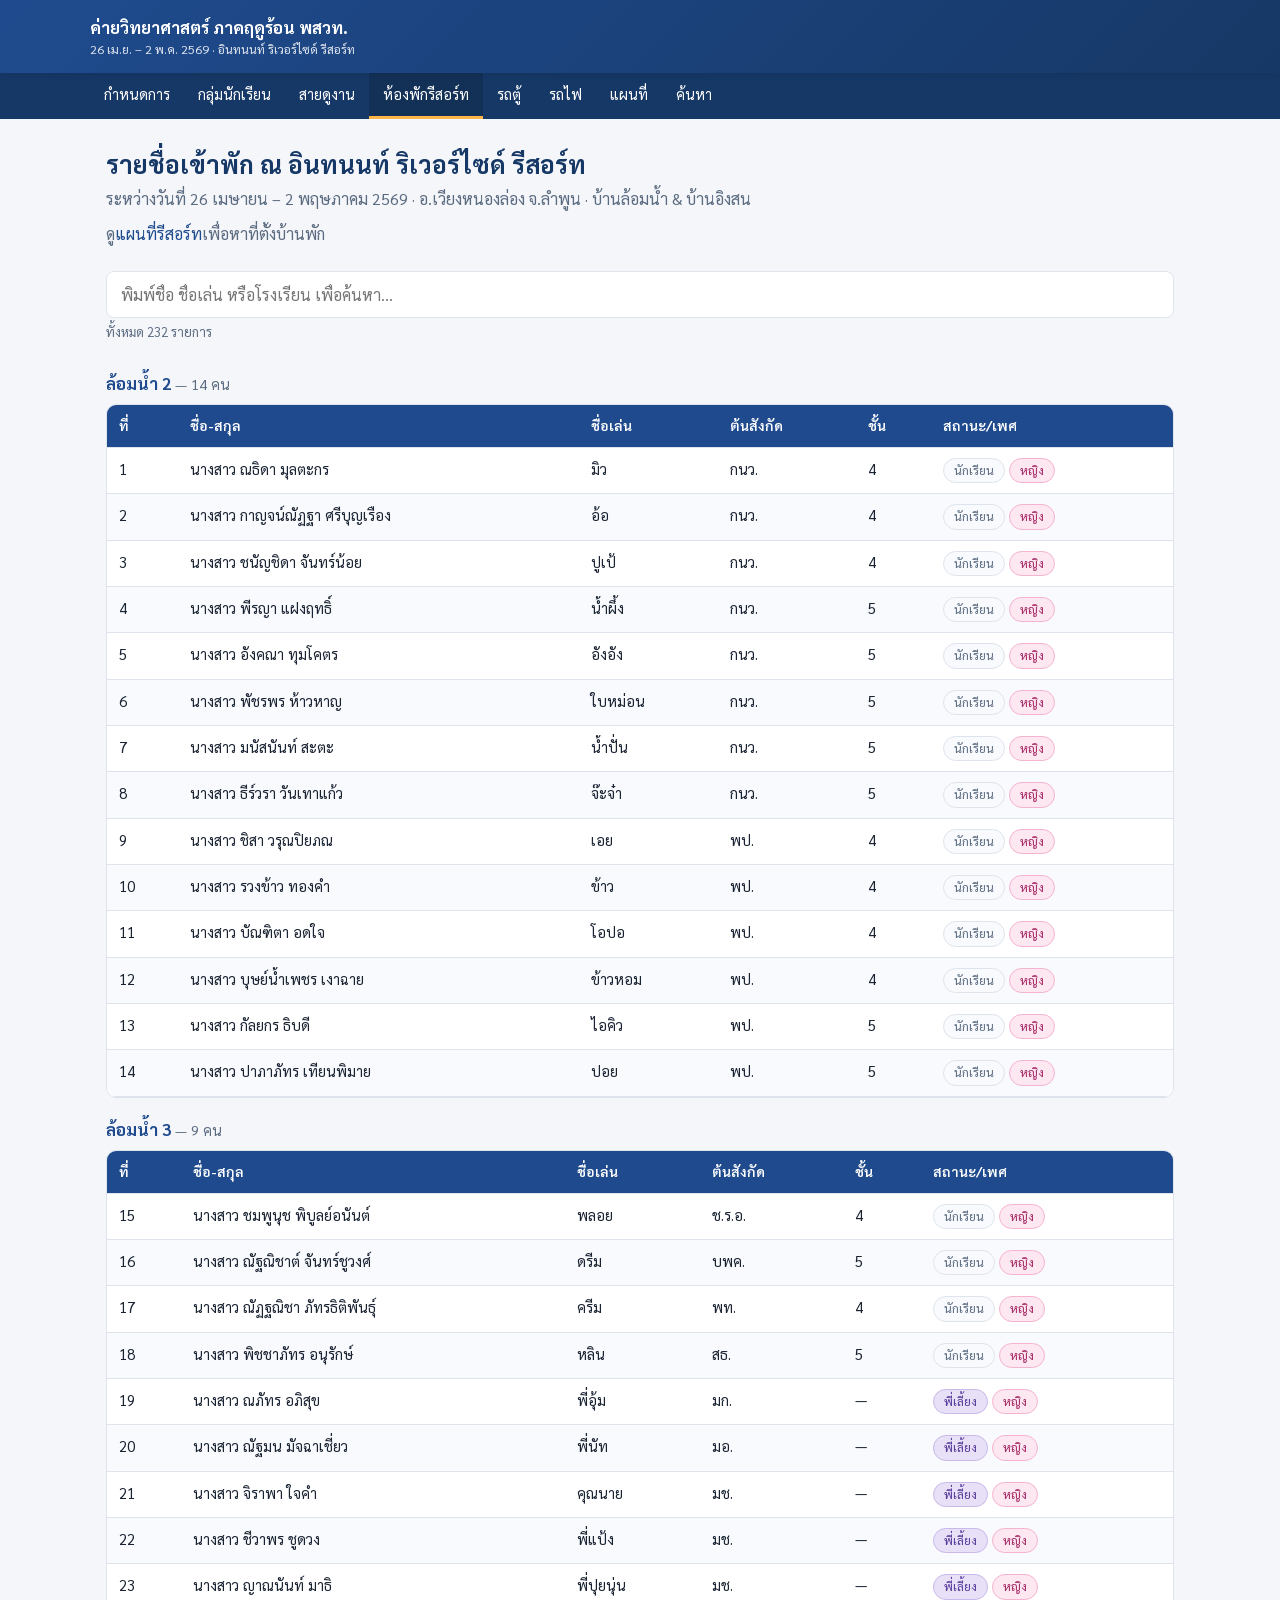
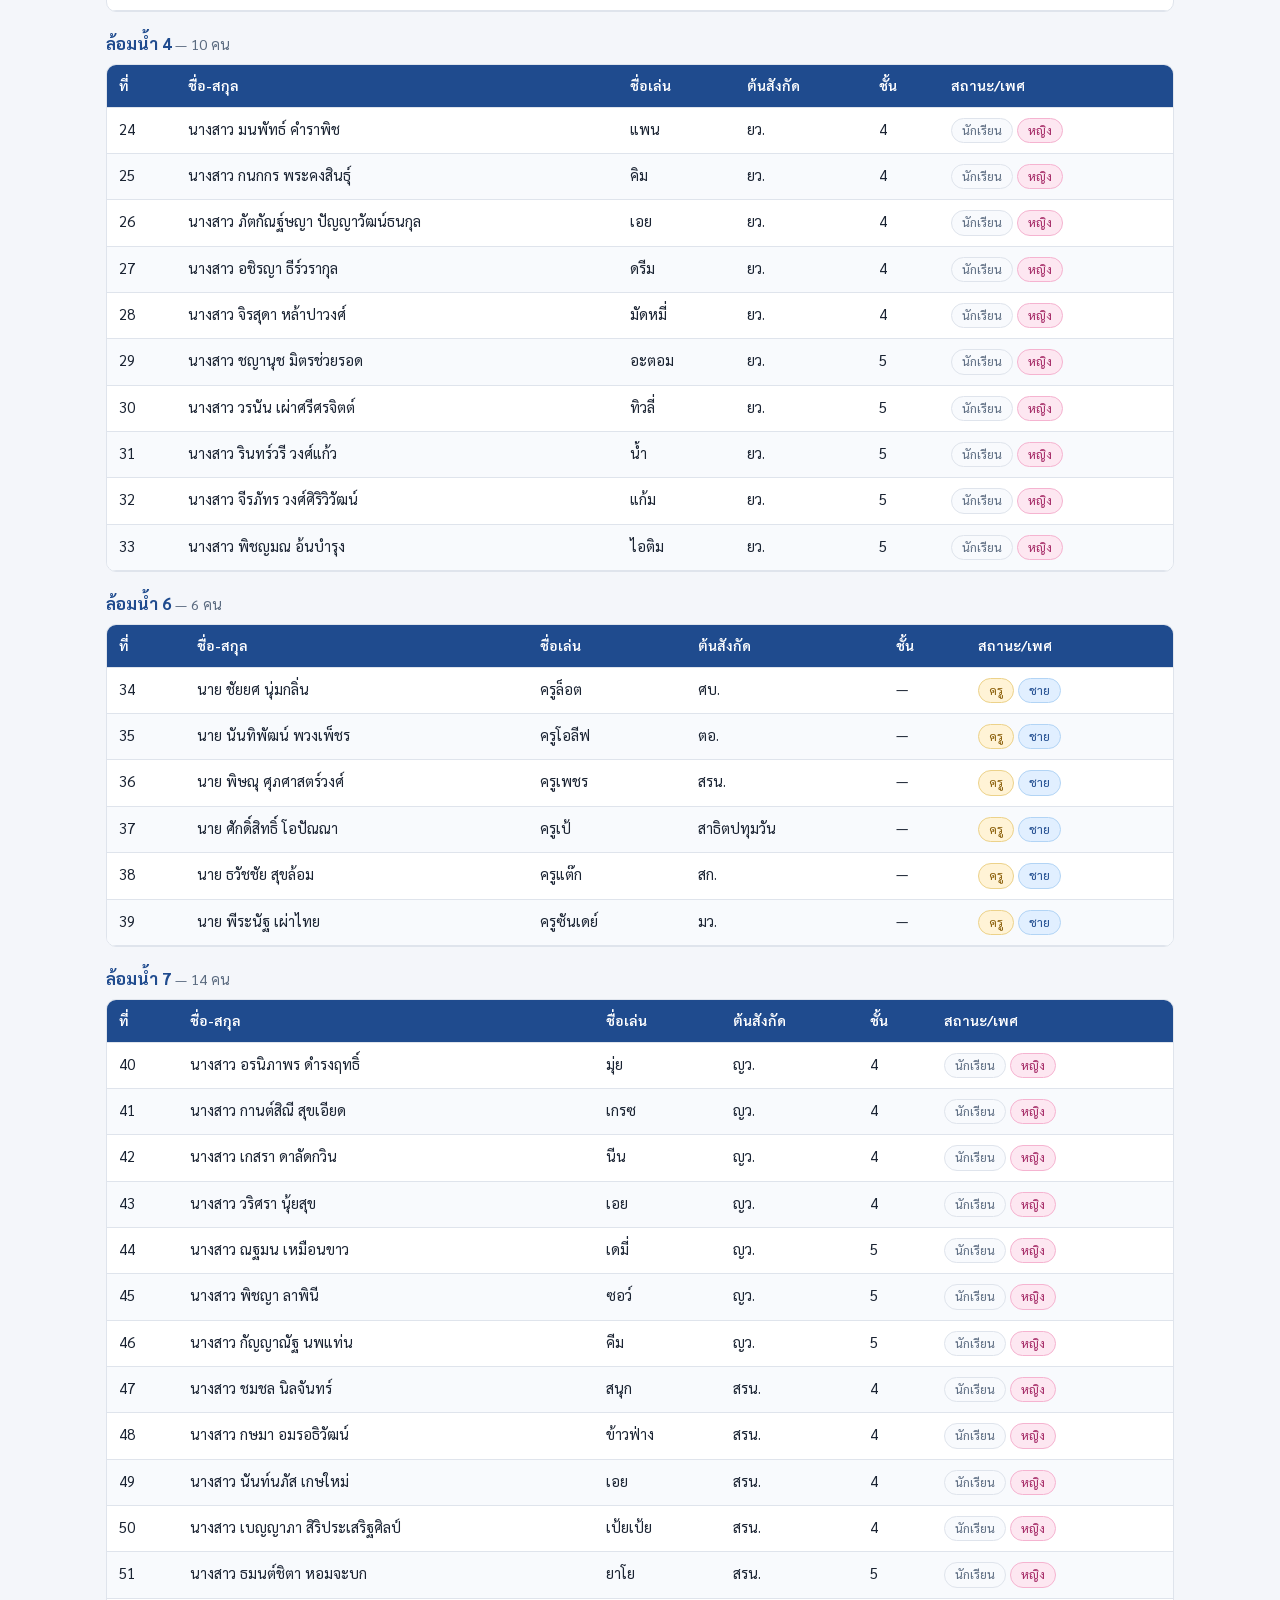
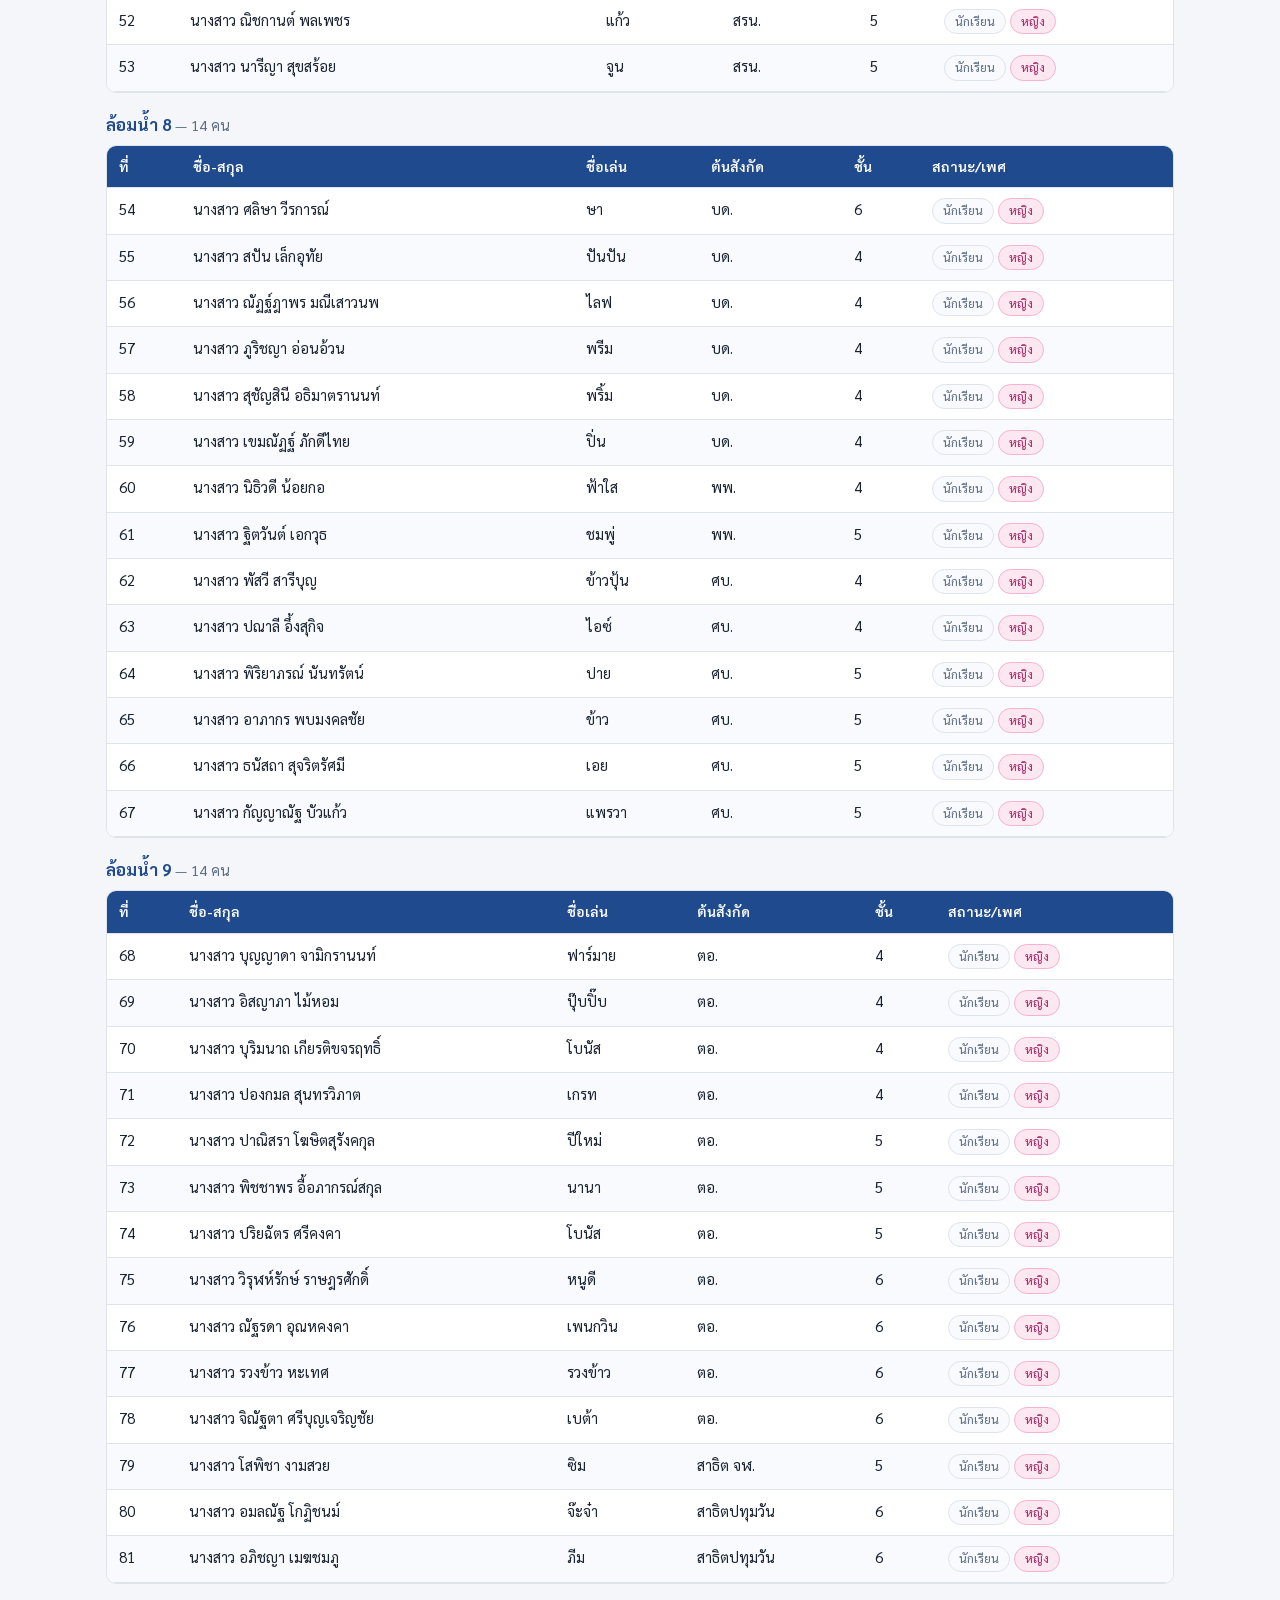
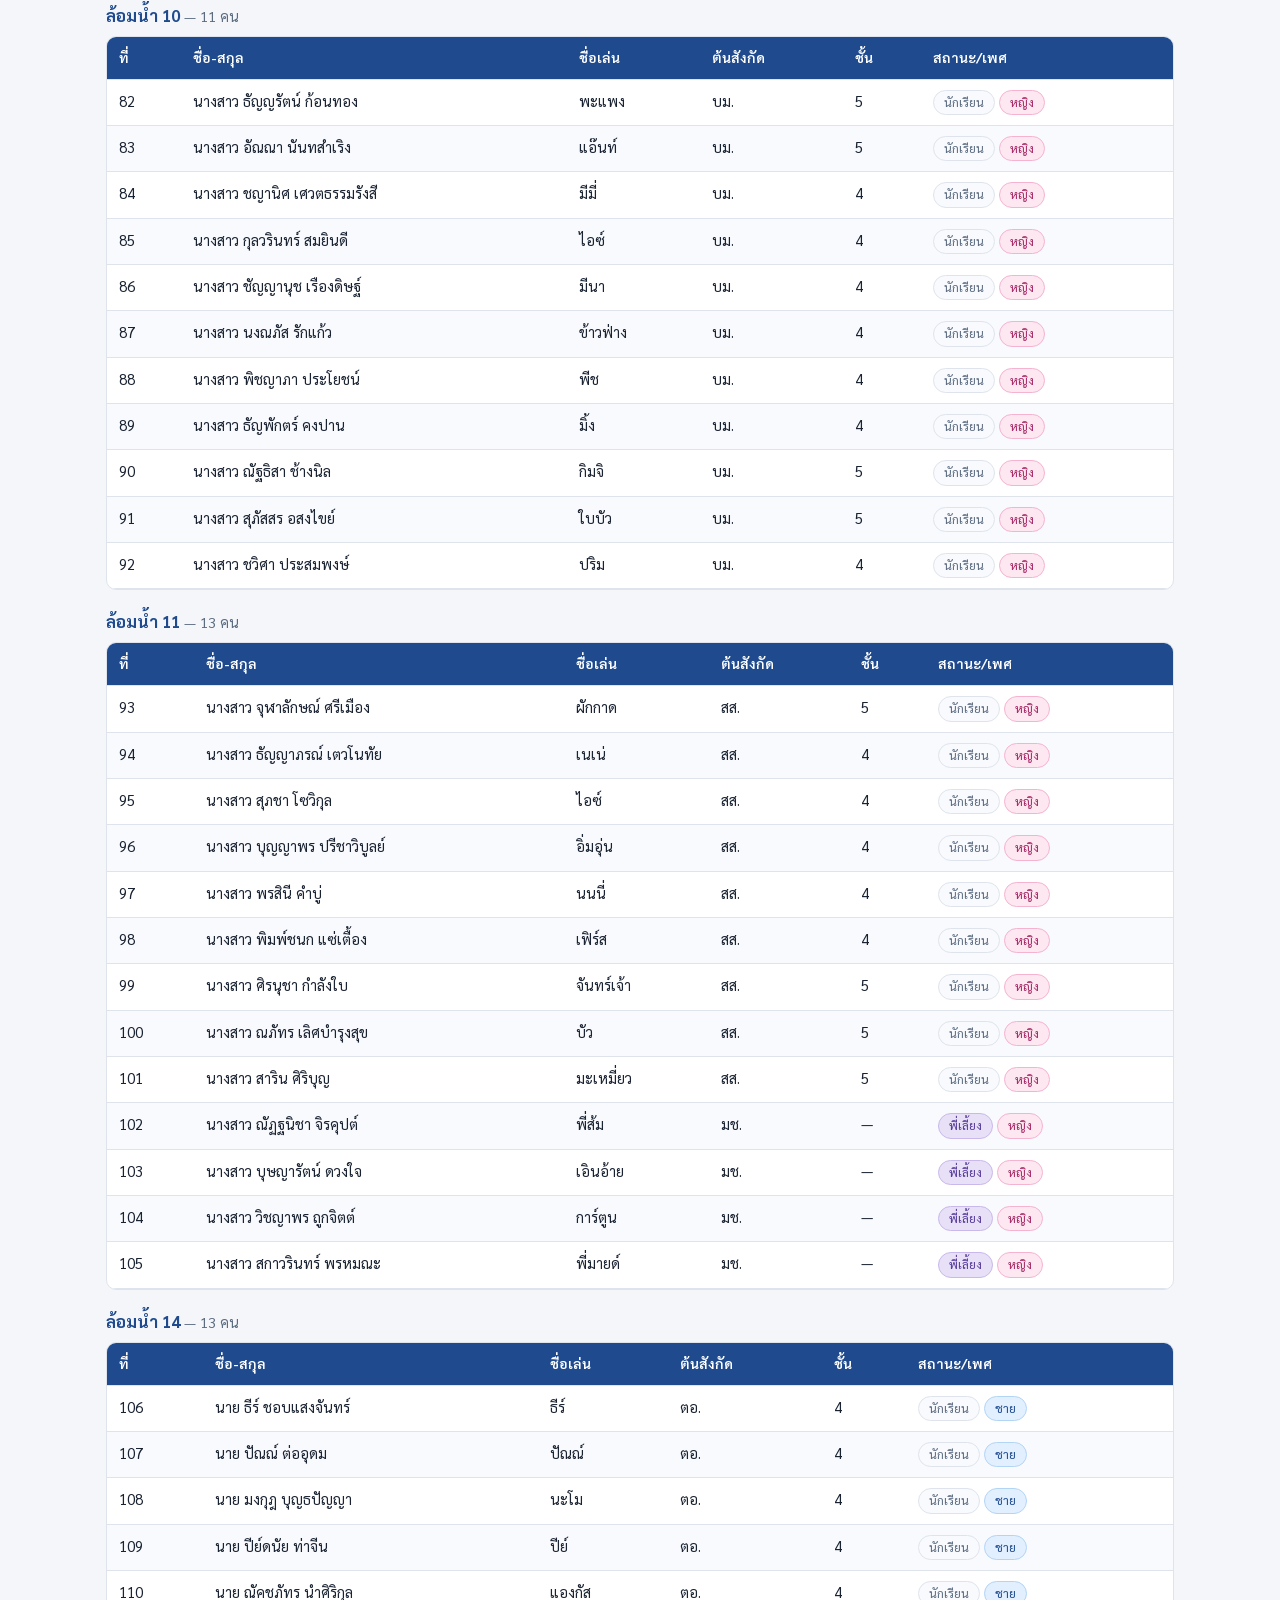
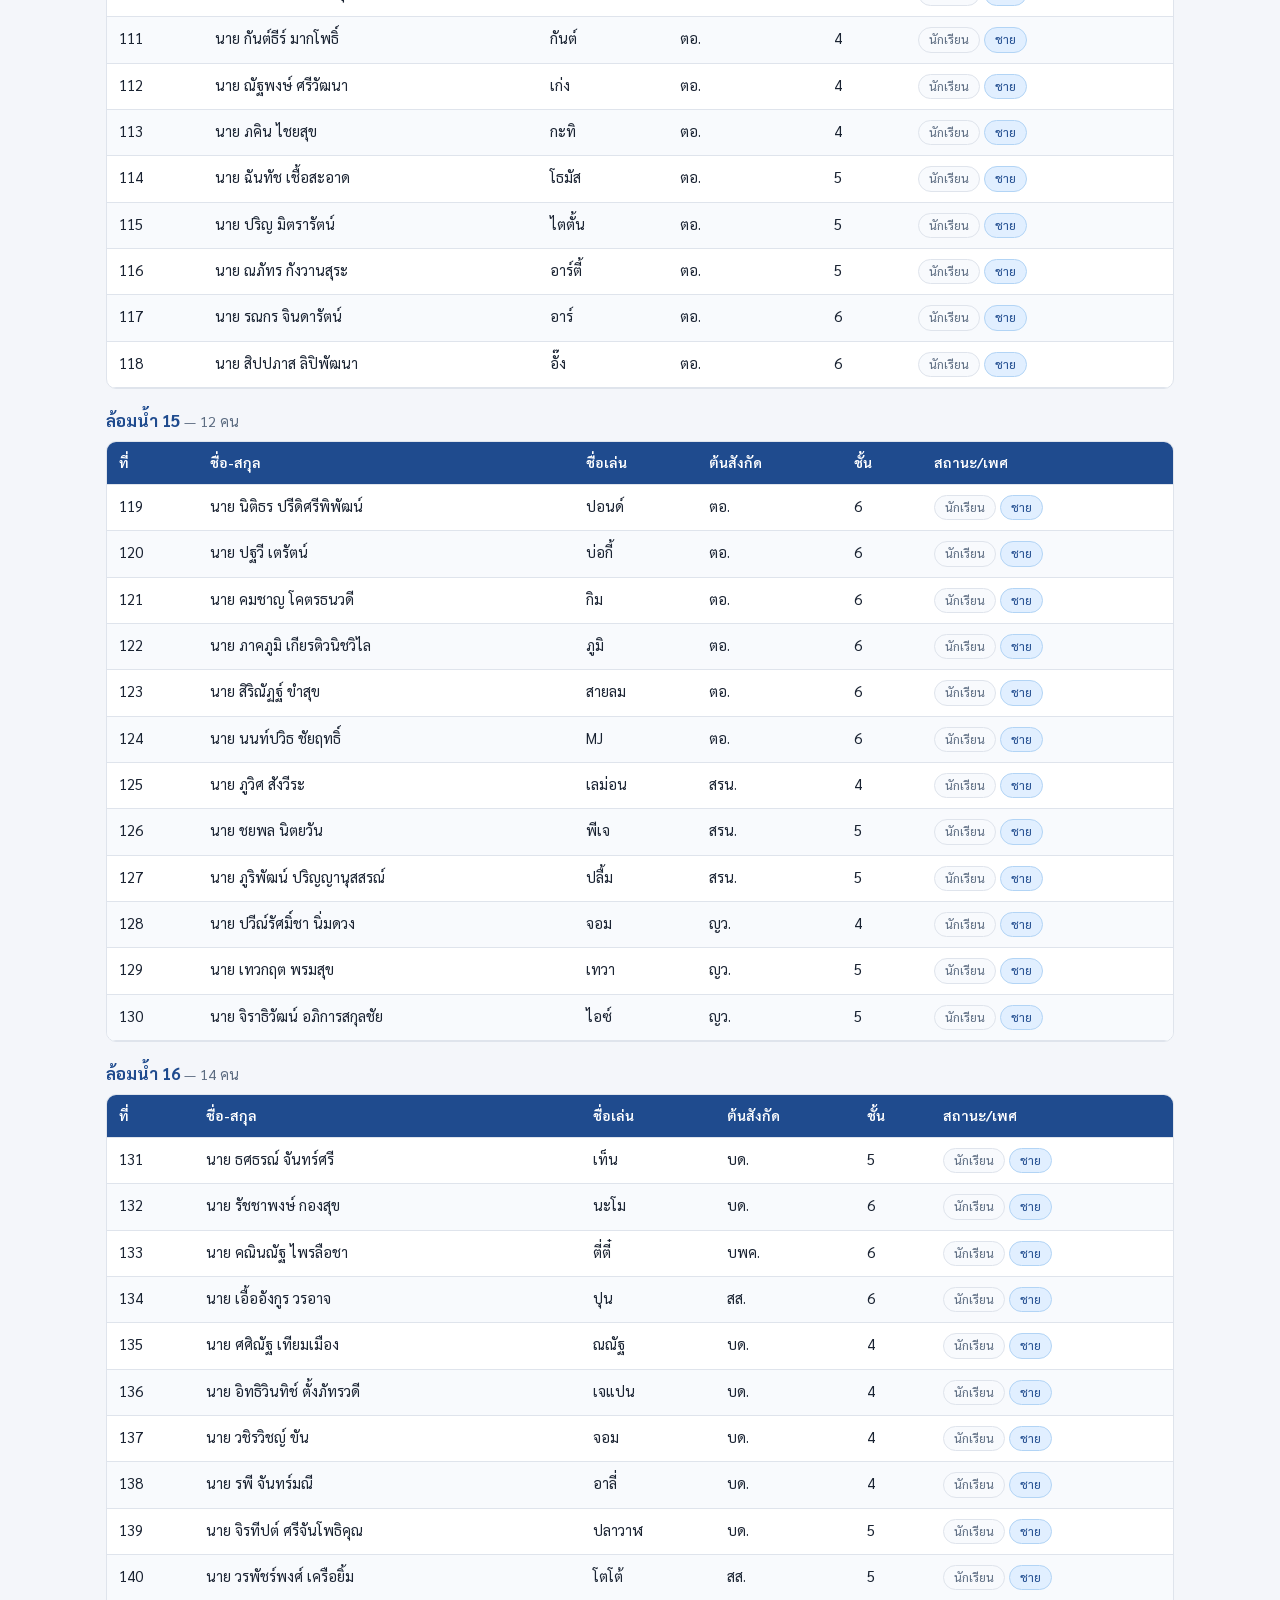
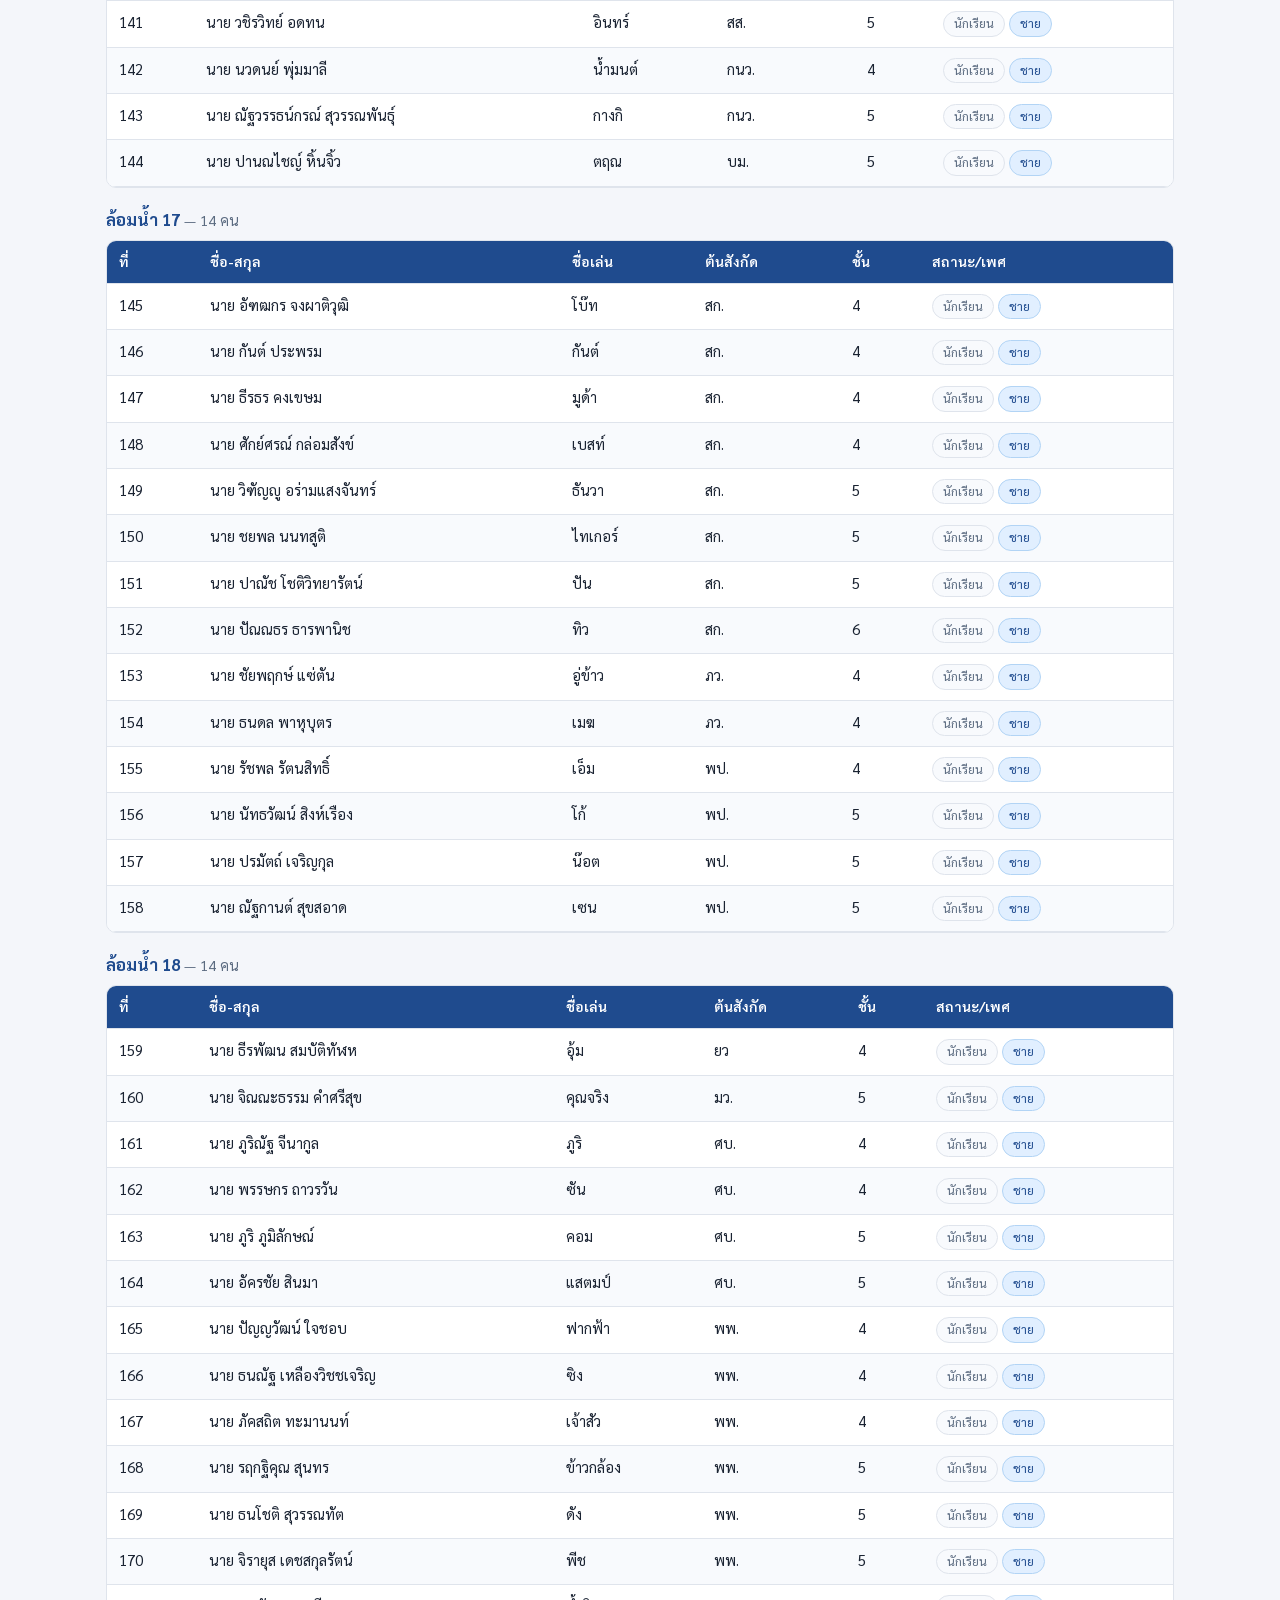
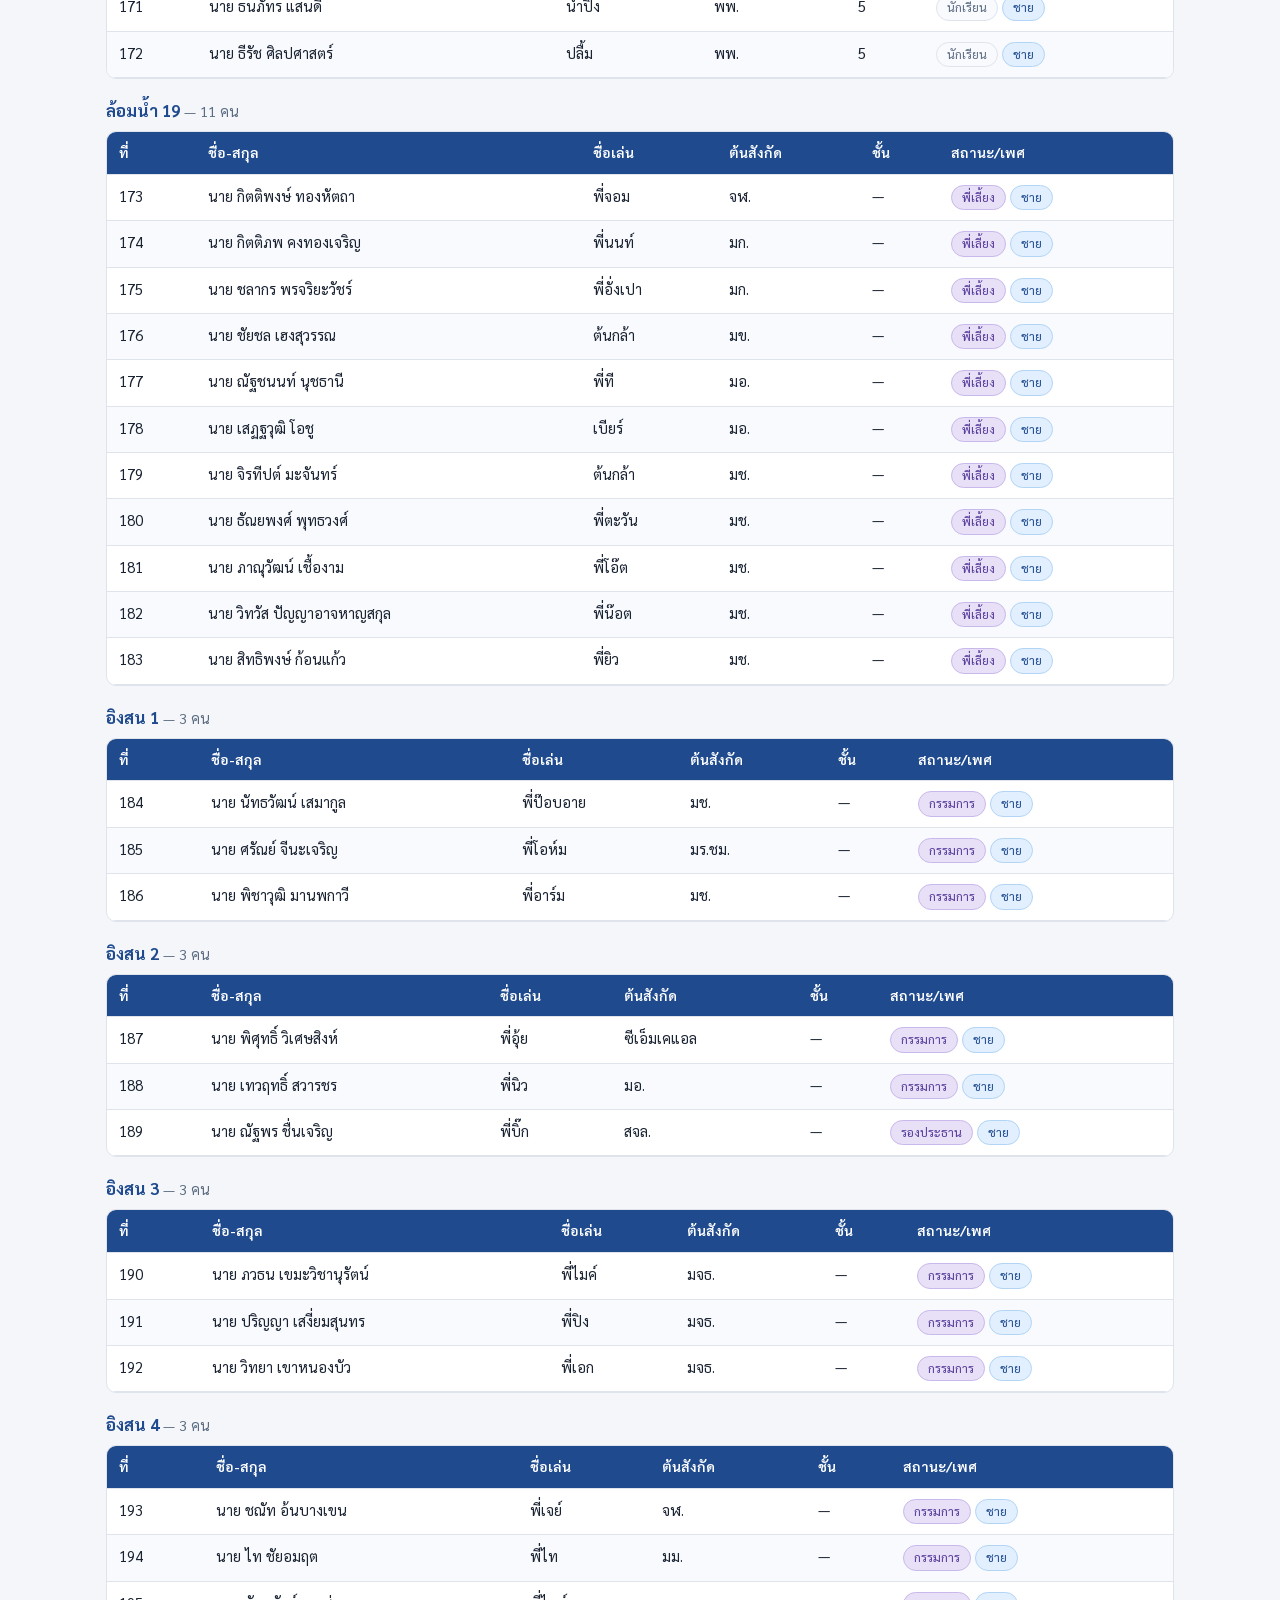
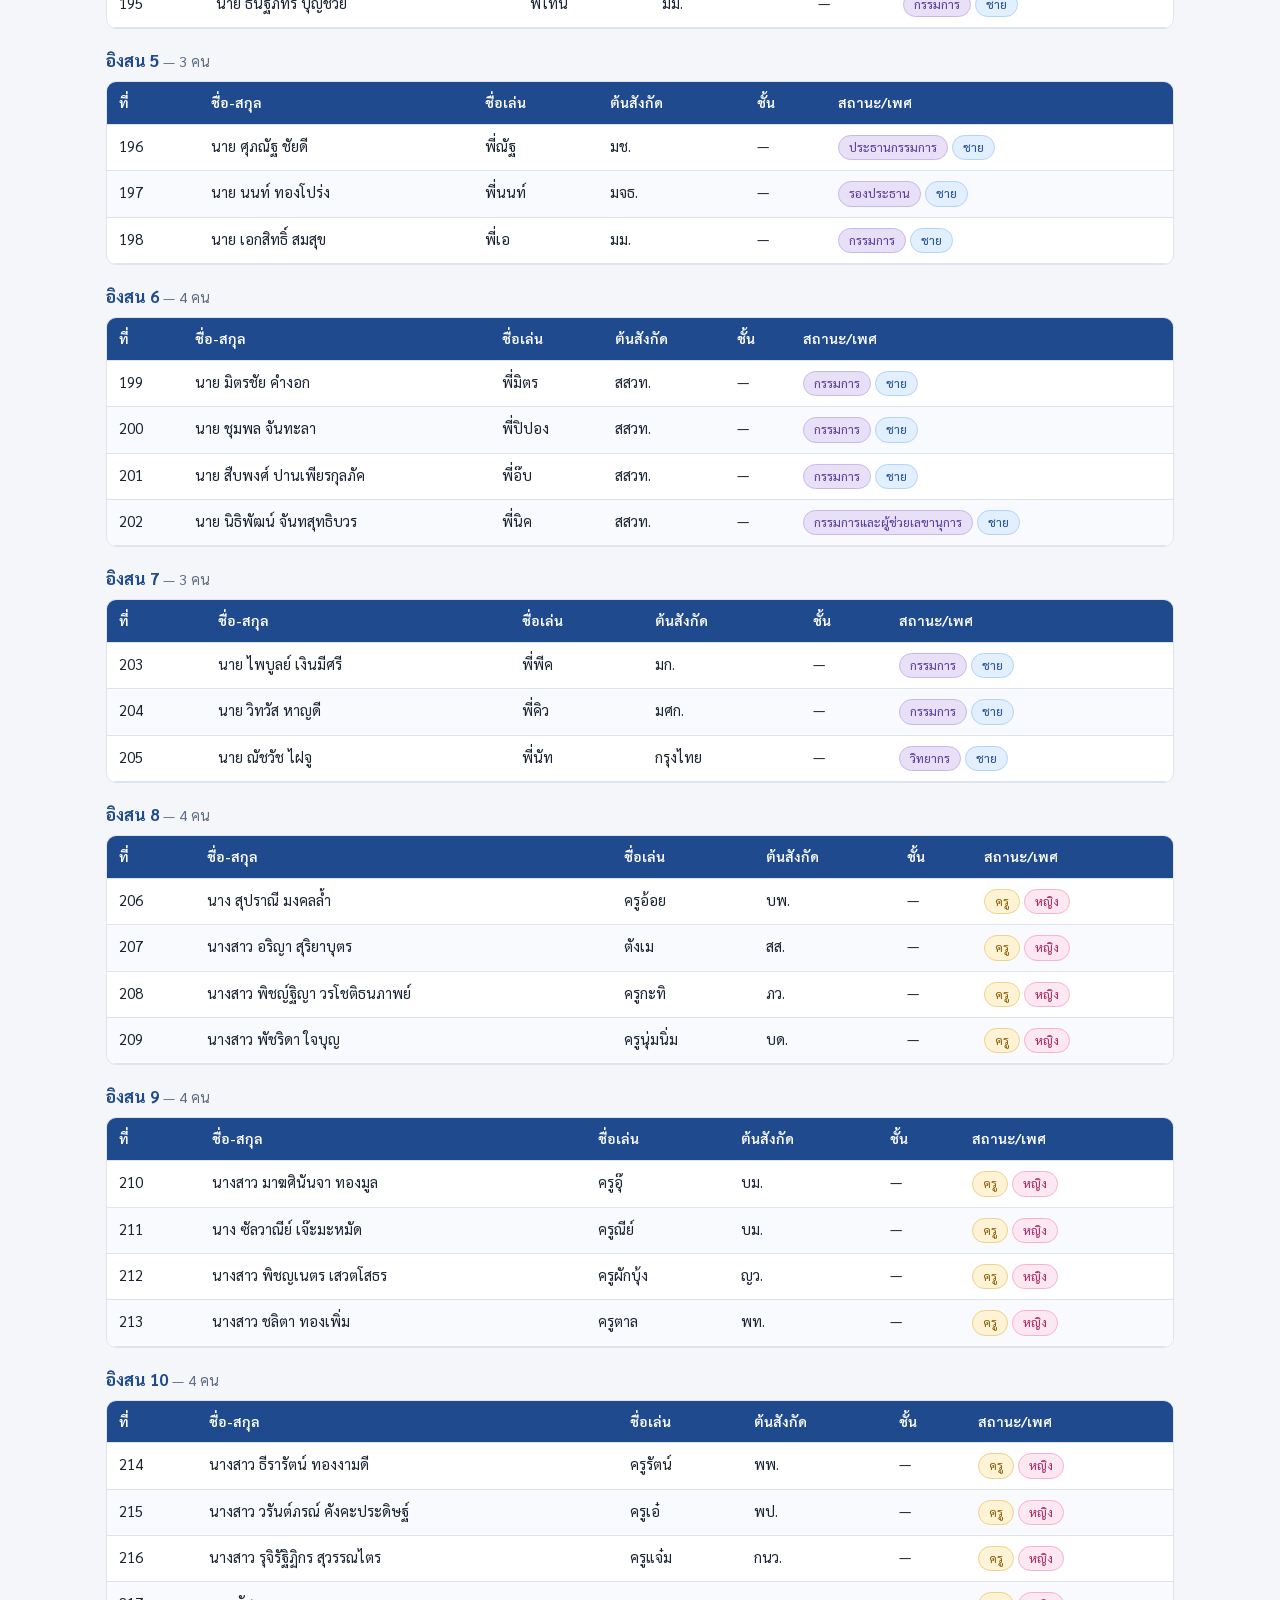
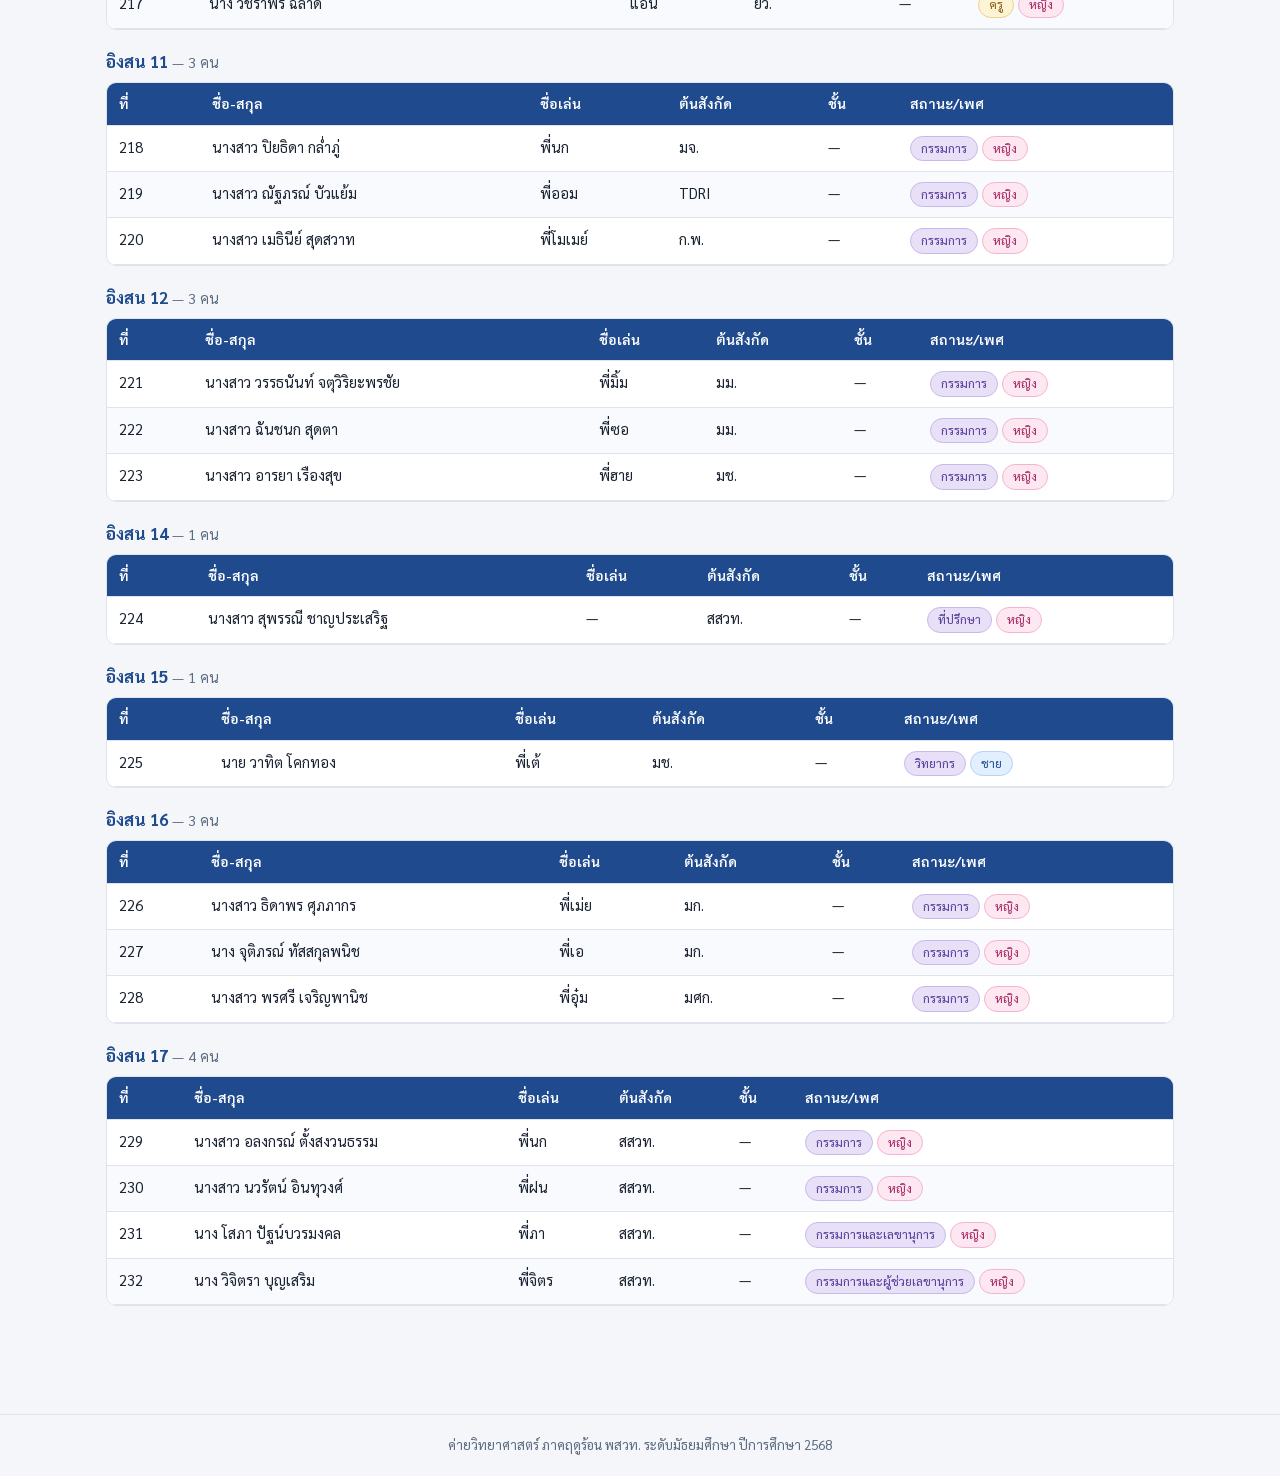
<file: dpst25/accommodation.html>
<!DOCTYPE html>
<html lang="th">
<head>
<meta charset="UTF-8">
<meta name="viewport" content="width=device-width, initial-scale=1">
<title>ห้องพักรีสอร์ท | ค่ายวิทยาศาสตร์ พสวท. 2568</title>
<link rel="stylesheet" href="assets/style.css">
<link rel="preconnect" href="https://fonts.googleapis.com">
<link rel="preconnect" href="https://fonts.gstatic.com" crossorigin>
<link href="https://fonts.googleapis.com/css2?family=Sarabun:wght@400;600;700&display=swap" rel="stylesheet">
</head>
<body>
<header class="site-header">
  <div class="wrap">
    <div class="brand">ค่ายวิทยาศาสตร์ ภาคฤดูร้อน พสวท.<small>26 เม.ย. – 2 พ.ค. 2569 · อินทนนท์ ริเวอร์ไซด์ รีสอร์ท</small></div>
    <button class="menu-toggle" aria-label="Menu">เมนู ☰</button>
  </div>
</header>
<nav class="site-nav">
  <div class="wrap">
    <a href="index.html">กำหนดการ</a>
    <a href="groups.html">กลุ่มนักเรียน</a>
    <a href="field-trip.html">สายดูงาน</a>
    <a href="accommodation.html" class="active">ห้องพักรีสอร์ท</a>
    <a href="vans.html">รถตู้</a>
    <a href="train.html">รถไฟ</a>
    <a href="map.html">แผนที่</a>
    <a href="search.html">ค้นหา</a>
  </div>
</nav>
<main>

  <h1>รายชื่อเข้าพัก ณ อินทนนท์ ริเวอร์ไซด์ รีสอร์ท</h1>
  <p class="lead">ระหว่างวันที่ 26 เมษายน – 2 พฤษภาคม 2569 · อ.เวียงหนองล่อง จ.ลำพูน · บ้านล้อมน้ำ &amp; บ้านอิงสน</p>
  <p class="lead" style="margin-top:-6px;">ดู<a href="map.html">แผนที่รีสอร์ท</a>เพื่อหาที่ตั้งบ้านพัก</p>
  <div class="search-bar">
    <input id="search-input" type="search" placeholder="พิมพ์ชื่อ ชื่อเล่น หรือโรงเรียน เพื่อค้นหา…" autocomplete="off">
    <div class="search-stats" id="search-stats"></div>
  </div>

  <div class="table-section">
    <h3>ล้อมน้ำ 2 <span style="color:var(--muted);font-weight:400;font-size:0.9rem;">— 14 คน</span></h3>
    <div class="table-wrap">
      <table data-searchable>
        <thead><tr><th>ที่</th><th>ชื่อ-สกุล</th><th>ชื่อเล่น</th><th>ต้นสังกัด</th><th>ชั้น</th><th>สถานะ/เพศ</th></tr></thead>
        <tbody>
<tr><td>1</td><td>นางสาว ณธิดา มุลตะกร</td><td>มิว</td><td>กนว.</td><td>4</td><td><span class="badge">นักเรียน</span> <span class="badge girl">หญิง</span></td></tr>
<tr><td>2</td><td>นางสาว กาญจน์ณัฏฐา ศรีบุญเรือง</td><td>อ้อ</td><td>กนว.</td><td>4</td><td><span class="badge">นักเรียน</span> <span class="badge girl">หญิง</span></td></tr>
<tr><td>3</td><td>นางสาว ชนัญชิดา จันทร์น้อย</td><td>ปูเป้</td><td>กนว.</td><td>4</td><td><span class="badge">นักเรียน</span> <span class="badge girl">หญิง</span></td></tr>
<tr><td>4</td><td>นางสาว พีรญา แฝงฤทธิ์</td><td>น้ำผึ้ง</td><td>กนว.</td><td>5</td><td><span class="badge">นักเรียน</span> <span class="badge girl">หญิง</span></td></tr>
<tr><td>5</td><td>นางสาว อังคณา ทุมโคตร</td><td>อังอัง</td><td>กนว.</td><td>5</td><td><span class="badge">นักเรียน</span> <span class="badge girl">หญิง</span></td></tr>
<tr><td>6</td><td>นางสาว พัชรพร ห้าวหาญ</td><td>ใบหม่อน</td><td>กนว.</td><td>5</td><td><span class="badge">นักเรียน</span> <span class="badge girl">หญิง</span></td></tr>
<tr><td>7</td><td>นางสาว มนัสนันท์ สะตะ</td><td>น้ำปั่น</td><td>กนว.</td><td>5</td><td><span class="badge">นักเรียน</span> <span class="badge girl">หญิง</span></td></tr>
<tr><td>8</td><td>นางสาว ธีร์วรา วันเทาแก้ว</td><td>จ๊ะจ๋า</td><td>กนว.</td><td>5</td><td><span class="badge">นักเรียน</span> <span class="badge girl">หญิง</span></td></tr>
<tr><td>9</td><td>นางสาว ชิสา วรุณปิยภณ</td><td>เอย</td><td>พป.</td><td>4</td><td><span class="badge">นักเรียน</span> <span class="badge girl">หญิง</span></td></tr>
<tr><td>10</td><td>นางสาว รวงข้าว ทองคำ</td><td>ข้าว</td><td>พป.</td><td>4</td><td><span class="badge">นักเรียน</span> <span class="badge girl">หญิง</span></td></tr>
<tr><td>11</td><td>นางสาว บัณฑิตา อดใจ</td><td>โอปอ</td><td>พป.</td><td>4</td><td><span class="badge">นักเรียน</span> <span class="badge girl">หญิง</span></td></tr>
<tr><td>12</td><td>นางสาว บุษย์น้ำเพชร เงาฉาย</td><td>ข้าวหอม</td><td>พป.</td><td>4</td><td><span class="badge">นักเรียน</span> <span class="badge girl">หญิง</span></td></tr>
<tr><td>13</td><td>นางสาว กัลยกร ธิบดี</td><td>ไอคิว</td><td>พป.</td><td>5</td><td><span class="badge">นักเรียน</span> <span class="badge girl">หญิง</span></td></tr>
<tr><td>14</td><td>นางสาว ปาภาภัทร เทียนพิมาย</td><td>ปอย</td><td>พป.</td><td>5</td><td><span class="badge">นักเรียน</span> <span class="badge girl">หญิง</span></td></tr>
        </tbody>
      </table>
    </div>
  </div>

  <div class="table-section">
    <h3>ล้อมน้ำ 3 <span style="color:var(--muted);font-weight:400;font-size:0.9rem;">— 9 คน</span></h3>
    <div class="table-wrap">
      <table data-searchable>
        <thead><tr><th>ที่</th><th>ชื่อ-สกุล</th><th>ชื่อเล่น</th><th>ต้นสังกัด</th><th>ชั้น</th><th>สถานะ/เพศ</th></tr></thead>
        <tbody>
<tr><td>15</td><td>นางสาว ชมพูนุช พิบูลย์อนันต์</td><td>พลอย</td><td>ช.ร.อ.</td><td>4</td><td><span class="badge">นักเรียน</span> <span class="badge girl">หญิง</span></td></tr>
<tr><td>16</td><td>นางสาว ณัฐณิชาต์ จันทร์ชูวงศ์</td><td>ดรีม</td><td>บพค.</td><td>5</td><td><span class="badge">นักเรียน</span> <span class="badge girl">หญิง</span></td></tr>
<tr><td>17</td><td>นางสาว ณัฏฐณิชา ภัทรธิติพันธุ์</td><td>ครีม</td><td>พท.</td><td>4</td><td><span class="badge">นักเรียน</span> <span class="badge girl">หญิง</span></td></tr>
<tr><td>18</td><td>นางสาว พิชชาภัทร อนุรักษ์</td><td>หลิน</td><td>สธ.</td><td>5</td><td><span class="badge">นักเรียน</span> <span class="badge girl">หญิง</span></td></tr>
<tr><td>19</td><td>นางสาว ณภัทร อภิสุข</td><td>พี่อุ้ม</td><td>มก.</td><td>—</td><td><span class="badge staff">พี่เลี้ยง</span> <span class="badge girl">หญิง</span></td></tr>
<tr><td>20</td><td>นางสาว ณัฐมน มัจฉาเชี่ยว</td><td>พี่นัท</td><td>มอ.</td><td>—</td><td><span class="badge staff">พี่เลี้ยง</span> <span class="badge girl">หญิง</span></td></tr>
<tr><td>21</td><td>นางสาว จิราพา ใจคำ</td><td>คุณนาย</td><td>มช.</td><td>—</td><td><span class="badge staff">พี่เลี้ยง</span> <span class="badge girl">หญิง</span></td></tr>
<tr><td>22</td><td>นางสาว ชีวาพร ชูดวง</td><td>พี่แป้ง</td><td>มช.</td><td>—</td><td><span class="badge staff">พี่เลี้ยง</span> <span class="badge girl">หญิง</span></td></tr>
<tr><td>23</td><td>นางสาว ญาณนันท์ มาธิ</td><td>พี่ปุยนุ่น</td><td>มช.</td><td>—</td><td><span class="badge staff">พี่เลี้ยง</span> <span class="badge girl">หญิง</span></td></tr>
        </tbody>
      </table>
    </div>
  </div>

  <div class="table-section">
    <h3>ล้อมน้ำ 4 <span style="color:var(--muted);font-weight:400;font-size:0.9rem;">— 10 คน</span></h3>
    <div class="table-wrap">
      <table data-searchable>
        <thead><tr><th>ที่</th><th>ชื่อ-สกุล</th><th>ชื่อเล่น</th><th>ต้นสังกัด</th><th>ชั้น</th><th>สถานะ/เพศ</th></tr></thead>
        <tbody>
<tr><td>24</td><td>นางสาว มนพัทธ์ คำราพิช</td><td>แพน</td><td>ยว.</td><td>4</td><td><span class="badge">นักเรียน</span> <span class="badge girl">หญิง</span></td></tr>
<tr><td>25</td><td>นางสาว กนกกร พระคงสินธุ์</td><td>คิม</td><td>ยว.</td><td>4</td><td><span class="badge">นักเรียน</span> <span class="badge girl">หญิง</span></td></tr>
<tr><td>26</td><td>นางสาว ภัตกัณฐ์ษญา ปัญญาวัฒน์ธนกุล</td><td>เอย</td><td>ยว.</td><td>4</td><td><span class="badge">นักเรียน</span> <span class="badge girl">หญิง</span></td></tr>
<tr><td>27</td><td>นางสาว อชิรญา ธีร์วรากุล</td><td>ดรีม</td><td>ยว.</td><td>4</td><td><span class="badge">นักเรียน</span> <span class="badge girl">หญิง</span></td></tr>
<tr><td>28</td><td>นางสาว จิรสุดา หล้าปาวงศ์</td><td>มัดหมี่</td><td>ยว.</td><td>4</td><td><span class="badge">นักเรียน</span> <span class="badge girl">หญิง</span></td></tr>
<tr><td>29</td><td>นางสาว ชญานุช มิตรช่วยรอด</td><td>อะตอม</td><td>ยว.</td><td>5</td><td><span class="badge">นักเรียน</span> <span class="badge girl">หญิง</span></td></tr>
<tr><td>30</td><td>นางสาว วรนัน เผ่าศรีศรจิตต์</td><td>ทิวลี่</td><td>ยว.</td><td>5</td><td><span class="badge">นักเรียน</span> <span class="badge girl">หญิง</span></td></tr>
<tr><td>31</td><td>นางสาว รินทร์วรี วงศ์แก้ว</td><td>น้ำ</td><td>ยว.</td><td>5</td><td><span class="badge">นักเรียน</span> <span class="badge girl">หญิง</span></td></tr>
<tr><td>32</td><td>นางสาว จีรภัทร วงศ์ศิริวิวัฒน์</td><td>แก้ม</td><td>ยว.</td><td>5</td><td><span class="badge">นักเรียน</span> <span class="badge girl">หญิง</span></td></tr>
<tr><td>33</td><td>นางสาว พิชญมณ อ้นบำรุง</td><td>ไอติม</td><td>ยว.</td><td>5</td><td><span class="badge">นักเรียน</span> <span class="badge girl">หญิง</span></td></tr>
        </tbody>
      </table>
    </div>
  </div>

  <div class="table-section">
    <h3>ล้อมน้ำ 6 <span style="color:var(--muted);font-weight:400;font-size:0.9rem;">— 6 คน</span></h3>
    <div class="table-wrap">
      <table data-searchable>
        <thead><tr><th>ที่</th><th>ชื่อ-สกุล</th><th>ชื่อเล่น</th><th>ต้นสังกัด</th><th>ชั้น</th><th>สถานะ/เพศ</th></tr></thead>
        <tbody>
<tr><td>34</td><td>นาย ชัยยศ นุ่มกลิ่น</td><td>ครูล็อต</td><td>ศบ.</td><td>—</td><td><span class="badge teacher">ครู</span> <span class="badge boy">ชาย</span></td></tr>
<tr><td>35</td><td>นาย นันทิพัฒน์ พวงเพ็ชร</td><td>ครูโอลีฟ</td><td>ตอ.</td><td>—</td><td><span class="badge teacher">ครู</span> <span class="badge boy">ชาย</span></td></tr>
<tr><td>36</td><td>นาย พิษณุ ศุภศาสตร์วงศ์</td><td>ครูเพชร</td><td>สรน.</td><td>—</td><td><span class="badge teacher">ครู</span> <span class="badge boy">ชาย</span></td></tr>
<tr><td>37</td><td>นาย ศักดิ์สิทธิ์ โอปัณณา</td><td>ครูเป้</td><td>สาธิตปทุมวัน</td><td>—</td><td><span class="badge teacher">ครู</span> <span class="badge boy">ชาย</span></td></tr>
<tr><td>38</td><td>นาย ธวัชชัย สุขล้อม</td><td>ครูแต๊ก</td><td>สก.</td><td>—</td><td><span class="badge teacher">ครู</span> <span class="badge boy">ชาย</span></td></tr>
<tr><td>39</td><td>นาย พีระนัฐ เผ่าไทย</td><td>ครูซันเดย์</td><td>มว.</td><td>—</td><td><span class="badge teacher">ครู</span> <span class="badge boy">ชาย</span></td></tr>
        </tbody>
      </table>
    </div>
  </div>

  <div class="table-section">
    <h3>ล้อมน้ำ 7 <span style="color:var(--muted);font-weight:400;font-size:0.9rem;">— 14 คน</span></h3>
    <div class="table-wrap">
      <table data-searchable>
        <thead><tr><th>ที่</th><th>ชื่อ-สกุล</th><th>ชื่อเล่น</th><th>ต้นสังกัด</th><th>ชั้น</th><th>สถานะ/เพศ</th></tr></thead>
        <tbody>
<tr><td>40</td><td>นางสาว อรนิภาพร ดำรงฤทธิ์</td><td>มุ่ย</td><td>ญว.</td><td>4</td><td><span class="badge">นักเรียน</span> <span class="badge girl">หญิง</span></td></tr>
<tr><td>41</td><td>นางสาว กานต์สิณี สุขเอียด</td><td>เกรซ</td><td>ญว.</td><td>4</td><td><span class="badge">นักเรียน</span> <span class="badge girl">หญิง</span></td></tr>
<tr><td>42</td><td>นางสาว เกสรา ดาลัดกวิน</td><td>นีน</td><td>ญว.</td><td>4</td><td><span class="badge">นักเรียน</span> <span class="badge girl">หญิง</span></td></tr>
<tr><td>43</td><td>นางสาว วริศรา นุ้ยสุข</td><td>เอย</td><td>ญว.</td><td>4</td><td><span class="badge">นักเรียน</span> <span class="badge girl">หญิง</span></td></tr>
<tr><td>44</td><td>นางสาว ณฐมน เหมือนขาว</td><td>เดมี่</td><td>ญว.</td><td>5</td><td><span class="badge">นักเรียน</span> <span class="badge girl">หญิง</span></td></tr>
<tr><td>45</td><td>นางสาว พิชญา ลาพินี</td><td>ซอว์</td><td>ญว.</td><td>5</td><td><span class="badge">นักเรียน</span> <span class="badge girl">หญิง</span></td></tr>
<tr><td>46</td><td>นางสาว กัญญาณัฐ นพแท่น</td><td>คีม</td><td>ญว.</td><td>5</td><td><span class="badge">นักเรียน</span> <span class="badge girl">หญิง</span></td></tr>
<tr><td>47</td><td>นางสาว ชมชล นิลจันทร์</td><td>สนุก</td><td>สรน.</td><td>4</td><td><span class="badge">นักเรียน</span> <span class="badge girl">หญิง</span></td></tr>
<tr><td>48</td><td>นางสาว กษมา อมรอธิวัฒน์</td><td>ข้าวฟ่าง</td><td>สรน.</td><td>4</td><td><span class="badge">นักเรียน</span> <span class="badge girl">หญิง</span></td></tr>
<tr><td>49</td><td>นางสาว นันท์นภัส เกษใหม่</td><td>เอย</td><td>สรน.</td><td>4</td><td><span class="badge">นักเรียน</span> <span class="badge girl">หญิง</span></td></tr>
<tr><td>50</td><td>นางสาว เบญญาภา สิริประเสริฐศิลป์</td><td>เป้ยเป้ย</td><td>สรน.</td><td>4</td><td><span class="badge">นักเรียน</span> <span class="badge girl">หญิง</span></td></tr>
<tr><td>51</td><td>นางสาว ธมนต์ชิตา หอมจะบก</td><td>ยาโย</td><td>สรน.</td><td>5</td><td><span class="badge">นักเรียน</span> <span class="badge girl">หญิง</span></td></tr>
<tr><td>52</td><td>นางสาว ณิชกานต์ พลเพชร</td><td>แก้ว</td><td>สรน.</td><td>5</td><td><span class="badge">นักเรียน</span> <span class="badge girl">หญิง</span></td></tr>
<tr><td>53</td><td>นางสาว นารีญา สุขสร้อย</td><td>จูน</td><td>สรน.</td><td>5</td><td><span class="badge">นักเรียน</span> <span class="badge girl">หญิง</span></td></tr>
        </tbody>
      </table>
    </div>
  </div>

  <div class="table-section">
    <h3>ล้อมน้ำ 8 <span style="color:var(--muted);font-weight:400;font-size:0.9rem;">— 14 คน</span></h3>
    <div class="table-wrap">
      <table data-searchable>
        <thead><tr><th>ที่</th><th>ชื่อ-สกุล</th><th>ชื่อเล่น</th><th>ต้นสังกัด</th><th>ชั้น</th><th>สถานะ/เพศ</th></tr></thead>
        <tbody>
<tr><td>54</td><td>นางสาว ศลิษา วีรการณ์</td><td>ษา</td><td>บด.</td><td>6</td><td><span class="badge">นักเรียน</span> <span class="badge girl">หญิง</span></td></tr>
<tr><td>55</td><td>นางสาว สปัน เล็กอุทัย</td><td>ปันปัน</td><td>บด.</td><td>4</td><td><span class="badge">นักเรียน</span> <span class="badge girl">หญิง</span></td></tr>
<tr><td>56</td><td>นางสาว ณัฏฐ์ฎาพร มณีเสาวนพ</td><td>ไลฟ</td><td>บด.</td><td>4</td><td><span class="badge">นักเรียน</span> <span class="badge girl">หญิง</span></td></tr>
<tr><td>57</td><td>นางสาว ภูริชญา อ่อนอ้วน</td><td>พรีม</td><td>บด.</td><td>4</td><td><span class="badge">นักเรียน</span> <span class="badge girl">หญิง</span></td></tr>
<tr><td>58</td><td>นางสาว สุชัญสินี อธิมาตรานนท์</td><td>พริ้ม</td><td>บด.</td><td>4</td><td><span class="badge">นักเรียน</span> <span class="badge girl">หญิง</span></td></tr>
<tr><td>59</td><td>นางสาว เขมณัฏฐ์ ภักดีไทย</td><td>ปิ่น</td><td>บด.</td><td>4</td><td><span class="badge">นักเรียน</span> <span class="badge girl">หญิง</span></td></tr>
<tr><td>60</td><td>นางสาว นิธิวดี น้อยกอ</td><td>ฟ้าใส</td><td>พพ.</td><td>4</td><td><span class="badge">นักเรียน</span> <span class="badge girl">หญิง</span></td></tr>
<tr><td>61</td><td>นางสาว ฐิตวันต์ เอกวุธ</td><td>ชมพู่</td><td>พพ.</td><td>5</td><td><span class="badge">นักเรียน</span> <span class="badge girl">หญิง</span></td></tr>
<tr><td>62</td><td>นางสาว พัสวี สารีบุญ</td><td>ข้าวปุ้น</td><td>ศบ.</td><td>4</td><td><span class="badge">นักเรียน</span> <span class="badge girl">หญิง</span></td></tr>
<tr><td>63</td><td>นางสาว ปณาลี อึ้งสุกิจ</td><td>ไอซ์</td><td>ศบ.</td><td>4</td><td><span class="badge">นักเรียน</span> <span class="badge girl">หญิง</span></td></tr>
<tr><td>64</td><td>นางสาว พิริยาภรณ์ นันทรัตน์</td><td>ปาย</td><td>ศบ.</td><td>5</td><td><span class="badge">นักเรียน</span> <span class="badge girl">หญิง</span></td></tr>
<tr><td>65</td><td>นางสาว อาภากร พบมงคลชัย</td><td>ข้าว</td><td>ศบ.</td><td>5</td><td><span class="badge">นักเรียน</span> <span class="badge girl">หญิง</span></td></tr>
<tr><td>66</td><td>นางสาว ธนัสถา สุจริตรัศมี</td><td>เอย</td><td>ศบ.</td><td>5</td><td><span class="badge">นักเรียน</span> <span class="badge girl">หญิง</span></td></tr>
<tr><td>67</td><td>นางสาว กัญญาณัฐ บัวแก้ว</td><td>แพรวา</td><td>ศบ.</td><td>5</td><td><span class="badge">นักเรียน</span> <span class="badge girl">หญิง</span></td></tr>
        </tbody>
      </table>
    </div>
  </div>

  <div class="table-section">
    <h3>ล้อมน้ำ 9 <span style="color:var(--muted);font-weight:400;font-size:0.9rem;">— 14 คน</span></h3>
    <div class="table-wrap">
      <table data-searchable>
        <thead><tr><th>ที่</th><th>ชื่อ-สกุล</th><th>ชื่อเล่น</th><th>ต้นสังกัด</th><th>ชั้น</th><th>สถานะ/เพศ</th></tr></thead>
        <tbody>
<tr><td>68</td><td>นางสาว บุญญาดา จามิกรานนท์</td><td>ฟาร์มาย</td><td>ตอ.</td><td>4</td><td><span class="badge">นักเรียน</span> <span class="badge girl">หญิง</span></td></tr>
<tr><td>69</td><td>นางสาว อิสญาภา ไม้หอม</td><td>ปุ๊บปิ๊บ</td><td>ตอ.</td><td>4</td><td><span class="badge">นักเรียน</span> <span class="badge girl">หญิง</span></td></tr>
<tr><td>70</td><td>นางสาว บุริมนาถ เกียรติขจรฤทธิ์</td><td>โบนัส</td><td>ตอ.</td><td>4</td><td><span class="badge">นักเรียน</span> <span class="badge girl">หญิง</span></td></tr>
<tr><td>71</td><td>นางสาว ปองกมล สุนทรวิภาต</td><td>เกรท</td><td>ตอ.</td><td>4</td><td><span class="badge">นักเรียน</span> <span class="badge girl">หญิง</span></td></tr>
<tr><td>72</td><td>นางสาว ปาณิสรา โฆษิตสุรังคกุล</td><td>ปีใหม่</td><td>ตอ.</td><td>5</td><td><span class="badge">นักเรียน</span> <span class="badge girl">หญิง</span></td></tr>
<tr><td>73</td><td>นางสาว พิชชาพร อื้อภากรณ์สกุล</td><td>นานา</td><td>ตอ.</td><td>5</td><td><span class="badge">นักเรียน</span> <span class="badge girl">หญิง</span></td></tr>
<tr><td>74</td><td>นางสาว ปริยฉัตร ศรีคงคา</td><td>โบนัส</td><td>ตอ.</td><td>5</td><td><span class="badge">นักเรียน</span> <span class="badge girl">หญิง</span></td></tr>
<tr><td>75</td><td>นางสาว วิรุฬห์รักษ์ ราษฎรศักดิ์</td><td>หนูดี</td><td>ตอ.</td><td>6</td><td><span class="badge">นักเรียน</span> <span class="badge girl">หญิง</span></td></tr>
<tr><td>76</td><td>นางสาว ณัฐรดา อุณหคงคา</td><td>เพนกวิน</td><td>ตอ.</td><td>6</td><td><span class="badge">นักเรียน</span> <span class="badge girl">หญิง</span></td></tr>
<tr><td>77</td><td>นางสาว รวงข้าว หะเทศ</td><td>รวงข้าว</td><td>ตอ.</td><td>6</td><td><span class="badge">นักเรียน</span> <span class="badge girl">หญิง</span></td></tr>
<tr><td>78</td><td>นางสาว จิณัฐตา ศรีบุญเจริญชัย</td><td>เบต้า</td><td>ตอ.</td><td>6</td><td><span class="badge">นักเรียน</span> <span class="badge girl">หญิง</span></td></tr>
<tr><td>79</td><td>นางสาว โสพิชา งามสวย</td><td>ซิม</td><td>สาธิต จฬ.</td><td>5</td><td><span class="badge">นักเรียน</span> <span class="badge girl">หญิง</span></td></tr>
<tr><td>80</td><td>นางสาว อมลณัฐ โกฏิชนม์</td><td>จ๊ะจ๋า</td><td>สาธิตปทุมวัน</td><td>6</td><td><span class="badge">นักเรียน</span> <span class="badge girl">หญิง</span></td></tr>
<tr><td>81</td><td>นางสาว อภิชญา เมฆชมภู</td><td>ภีม</td><td>สาธิตปทุมวัน</td><td>6</td><td><span class="badge">นักเรียน</span> <span class="badge girl">หญิง</span></td></tr>
        </tbody>
      </table>
    </div>
  </div>

  <div class="table-section">
    <h3>ล้อมน้ำ 10 <span style="color:var(--muted);font-weight:400;font-size:0.9rem;">— 11 คน</span></h3>
    <div class="table-wrap">
      <table data-searchable>
        <thead><tr><th>ที่</th><th>ชื่อ-สกุล</th><th>ชื่อเล่น</th><th>ต้นสังกัด</th><th>ชั้น</th><th>สถานะ/เพศ</th></tr></thead>
        <tbody>
<tr><td>82</td><td>นางสาว ธัญญรัตน์ ก้อนทอง</td><td>พะแพง</td><td>บม.</td><td>5</td><td><span class="badge">นักเรียน</span> <span class="badge girl">หญิง</span></td></tr>
<tr><td>83</td><td>นางสาว อัณณา นันทสำเริง</td><td>แอ๊นท์</td><td>บม.</td><td>5</td><td><span class="badge">นักเรียน</span> <span class="badge girl">หญิง</span></td></tr>
<tr><td>84</td><td>นางสาว ชญานิศ เศวตธรรมรังสี</td><td>มีมี่</td><td>บม.</td><td>4</td><td><span class="badge">นักเรียน</span> <span class="badge girl">หญิง</span></td></tr>
<tr><td>85</td><td>นางสาว กุลวรินทร์ สมยินดี</td><td>ไอซ์</td><td>บม.</td><td>4</td><td><span class="badge">นักเรียน</span> <span class="badge girl">หญิง</span></td></tr>
<tr><td>86</td><td>นางสาว ชัญญานุช เรืองดิษฐ์</td><td>มีนา</td><td>บม.</td><td>4</td><td><span class="badge">นักเรียน</span> <span class="badge girl">หญิง</span></td></tr>
<tr><td>87</td><td>นางสาว นงณภัส รักแก้ว</td><td>ข้าวฟ่าง</td><td>บม.</td><td>4</td><td><span class="badge">นักเรียน</span> <span class="badge girl">หญิง</span></td></tr>
<tr><td>88</td><td>นางสาว พิชญาภา ประโยชน์</td><td>พีช</td><td>บม.</td><td>4</td><td><span class="badge">นักเรียน</span> <span class="badge girl">หญิง</span></td></tr>
<tr><td>89</td><td>นางสาว ธัญพักตร์ คงปาน</td><td>มิ้ง</td><td>บม.</td><td>4</td><td><span class="badge">นักเรียน</span> <span class="badge girl">หญิง</span></td></tr>
<tr><td>90</td><td>นางสาว ณัฐธิสา ช้างนิล</td><td>กิมจิ</td><td>บม.</td><td>5</td><td><span class="badge">นักเรียน</span> <span class="badge girl">หญิง</span></td></tr>
<tr><td>91</td><td>นางสาว สุภัสสร อสงไขย์</td><td>ใบบัว</td><td>บม.</td><td>5</td><td><span class="badge">นักเรียน</span> <span class="badge girl">หญิง</span></td></tr>
<tr><td>92</td><td>นางสาว ชวิศา ประสมพงษ์</td><td>ปริม</td><td>บม.</td><td>4</td><td><span class="badge">นักเรียน</span> <span class="badge girl">หญิง</span></td></tr>
        </tbody>
      </table>
    </div>
  </div>

  <div class="table-section">
    <h3>ล้อมน้ำ 11 <span style="color:var(--muted);font-weight:400;font-size:0.9rem;">— 13 คน</span></h3>
    <div class="table-wrap">
      <table data-searchable>
        <thead><tr><th>ที่</th><th>ชื่อ-สกุล</th><th>ชื่อเล่น</th><th>ต้นสังกัด</th><th>ชั้น</th><th>สถานะ/เพศ</th></tr></thead>
        <tbody>
<tr><td>93</td><td>นางสาว จุฬาลักษณ์ ศรีเมือง</td><td>ผักกาด</td><td>สส.</td><td>5</td><td><span class="badge">นักเรียน</span> <span class="badge girl">หญิง</span></td></tr>
<tr><td>94</td><td>นางสาว ธัญญาภรณ์ เตวโนทัย</td><td>เนเน่</td><td>สส.</td><td>4</td><td><span class="badge">นักเรียน</span> <span class="badge girl">หญิง</span></td></tr>
<tr><td>95</td><td>นางสาว สุภชา โซวิกุล</td><td>ไอซ์</td><td>สส.</td><td>4</td><td><span class="badge">นักเรียน</span> <span class="badge girl">หญิง</span></td></tr>
<tr><td>96</td><td>นางสาว บุญญาพร ปรีชาวิบูลย์</td><td>อิ่มอุ่น</td><td>สส.</td><td>4</td><td><span class="badge">นักเรียน</span> <span class="badge girl">หญิง</span></td></tr>
<tr><td>97</td><td>นางสาว พรสินี คำบู่</td><td>นนนี่</td><td>สส.</td><td>4</td><td><span class="badge">นักเรียน</span> <span class="badge girl">หญิง</span></td></tr>
<tr><td>98</td><td>นางสาว พิมพ์ชนก แซ่เตื้อง</td><td>เฟิร์ส</td><td>สส.</td><td>4</td><td><span class="badge">นักเรียน</span> <span class="badge girl">หญิง</span></td></tr>
<tr><td>99</td><td>นางสาว ศิรนุชา กำลังใบ</td><td>จันทร์เจ้า</td><td>สส.</td><td>5</td><td><span class="badge">นักเรียน</span> <span class="badge girl">หญิง</span></td></tr>
<tr><td>100</td><td>นางสาว ณภัทร เลิศบำรุงสุข</td><td>บัว</td><td>สส.</td><td>5</td><td><span class="badge">นักเรียน</span> <span class="badge girl">หญิง</span></td></tr>
<tr><td>101</td><td>นางสาว สาริน ศิริบุญ</td><td>มะเหมี่ยว</td><td>สส.</td><td>5</td><td><span class="badge">นักเรียน</span> <span class="badge girl">หญิง</span></td></tr>
<tr><td>102</td><td>นางสาว ณัฏฐนิชา จิรคุปต์</td><td>พี่ส้ม</td><td>มช.</td><td>—</td><td><span class="badge staff">พี่เลี้ยง</span> <span class="badge girl">หญิง</span></td></tr>
<tr><td>103</td><td>นางสาว บุษญารัตน์ ดวงใจ</td><td>เอินอ้าย</td><td>มช.</td><td>—</td><td><span class="badge staff">พี่เลี้ยง</span> <span class="badge girl">หญิง</span></td></tr>
<tr><td>104</td><td>นางสาว วิชญาพร ถูกจิตต์</td><td>การ์ตูน</td><td>มช.</td><td>—</td><td><span class="badge staff">พี่เลี้ยง</span> <span class="badge girl">หญิง</span></td></tr>
<tr><td>105</td><td>นางสาว สกาวรินทร์ พรหมณะ</td><td>พี่มายด์</td><td>มช.</td><td>—</td><td><span class="badge staff">พี่เลี้ยง</span> <span class="badge girl">หญิง</span></td></tr>
        </tbody>
      </table>
    </div>
  </div>

  <div class="table-section">
    <h3>ล้อมน้ำ 14 <span style="color:var(--muted);font-weight:400;font-size:0.9rem;">— 13 คน</span></h3>
    <div class="table-wrap">
      <table data-searchable>
        <thead><tr><th>ที่</th><th>ชื่อ-สกุล</th><th>ชื่อเล่น</th><th>ต้นสังกัด</th><th>ชั้น</th><th>สถานะ/เพศ</th></tr></thead>
        <tbody>
<tr><td>106</td><td>นาย ธีร์ ชอบแสงจันทร์</td><td>ธีร์</td><td>ตอ.</td><td>4</td><td><span class="badge">นักเรียน</span> <span class="badge boy">ชาย</span></td></tr>
<tr><td>107</td><td>นาย ปัณณ์ ต่ออุดม</td><td>ปัณณ์</td><td>ตอ.</td><td>4</td><td><span class="badge">นักเรียน</span> <span class="badge boy">ชาย</span></td></tr>
<tr><td>108</td><td>นาย มงกุฎ บุญธปัญญา</td><td>นะโม</td><td>ตอ.</td><td>4</td><td><span class="badge">นักเรียน</span> <span class="badge boy">ชาย</span></td></tr>
<tr><td>109</td><td>นาย ปีย์ดนัย ท่าจีน</td><td>ปีย์</td><td>ตอ.</td><td>4</td><td><span class="badge">นักเรียน</span> <span class="badge boy">ชาย</span></td></tr>
<tr><td>110</td><td>นาย ณัคชภัทร นำศิริกุล</td><td>แองกัส</td><td>ตอ.</td><td>4</td><td><span class="badge">นักเรียน</span> <span class="badge boy">ชาย</span></td></tr>
<tr><td>111</td><td>นาย กันต์ธีร์ มากโพธิ์</td><td>กันต์</td><td>ตอ.</td><td>4</td><td><span class="badge">นักเรียน</span> <span class="badge boy">ชาย</span></td></tr>
<tr><td>112</td><td>นาย ณัฐพงษ์ ศรีวัฒนา</td><td>เก่ง</td><td>ตอ.</td><td>4</td><td><span class="badge">นักเรียน</span> <span class="badge boy">ชาย</span></td></tr>
<tr><td>113</td><td>นาย ภคิน ไชยสุข</td><td>กะทิ</td><td>ตอ.</td><td>4</td><td><span class="badge">นักเรียน</span> <span class="badge boy">ชาย</span></td></tr>
<tr><td>114</td><td>นาย ฉันทัช เชื้อสะอาด</td><td>โธมัส</td><td>ตอ.</td><td>5</td><td><span class="badge">นักเรียน</span> <span class="badge boy">ชาย</span></td></tr>
<tr><td>115</td><td>นาย ปริญ มิตรารัตน์</td><td>ไตตั้น</td><td>ตอ.</td><td>5</td><td><span class="badge">นักเรียน</span> <span class="badge boy">ชาย</span></td></tr>
<tr><td>116</td><td>นาย ณภัทร กังวานสุระ</td><td>อาร์ตี้</td><td>ตอ.</td><td>5</td><td><span class="badge">นักเรียน</span> <span class="badge boy">ชาย</span></td></tr>
<tr><td>117</td><td>นาย รณกร จินดารัตน์</td><td>อาร์</td><td>ตอ.</td><td>6</td><td><span class="badge">นักเรียน</span> <span class="badge boy">ชาย</span></td></tr>
<tr><td>118</td><td>นาย สิปปภาส ลิปิพัฒนา</td><td>อั๊ง</td><td>ตอ.</td><td>6</td><td><span class="badge">นักเรียน</span> <span class="badge boy">ชาย</span></td></tr>
        </tbody>
      </table>
    </div>
  </div>

  <div class="table-section">
    <h3>ล้อมน้ำ 15 <span style="color:var(--muted);font-weight:400;font-size:0.9rem;">— 12 คน</span></h3>
    <div class="table-wrap">
      <table data-searchable>
        <thead><tr><th>ที่</th><th>ชื่อ-สกุล</th><th>ชื่อเล่น</th><th>ต้นสังกัด</th><th>ชั้น</th><th>สถานะ/เพศ</th></tr></thead>
        <tbody>
<tr><td>119</td><td>นาย นิติธร ปรีดิศรีพิพัฒน์</td><td>ปอนด์</td><td>ตอ.</td><td>6</td><td><span class="badge">นักเรียน</span> <span class="badge boy">ชาย</span></td></tr>
<tr><td>120</td><td>นาย ปฐวี เตรัตน์</td><td>บ่อกี้</td><td>ตอ.</td><td>6</td><td><span class="badge">นักเรียน</span> <span class="badge boy">ชาย</span></td></tr>
<tr><td>121</td><td>นาย คมชาญ โคตรธนวดี</td><td>กิม</td><td>ตอ.</td><td>6</td><td><span class="badge">นักเรียน</span> <span class="badge boy">ชาย</span></td></tr>
<tr><td>122</td><td>นาย ภาคภูมิ เกียรติวนิชวิไล</td><td>ภูมิ</td><td>ตอ.</td><td>6</td><td><span class="badge">นักเรียน</span> <span class="badge boy">ชาย</span></td></tr>
<tr><td>123</td><td>นาย สิริณัฏฐ์ ขำสุข</td><td>สายลม</td><td>ตอ.</td><td>6</td><td><span class="badge">นักเรียน</span> <span class="badge boy">ชาย</span></td></tr>
<tr><td>124</td><td>นาย นนท์ปวิธ ชัยฤทธิ์</td><td>MJ</td><td>ตอ.</td><td>6</td><td><span class="badge">นักเรียน</span> <span class="badge boy">ชาย</span></td></tr>
<tr><td>125</td><td>นาย ภูวิศ สังวีระ</td><td>เลม่อน</td><td>สรน.</td><td>4</td><td><span class="badge">นักเรียน</span> <span class="badge boy">ชาย</span></td></tr>
<tr><td>126</td><td>นาย ชยพล นิตยวัน</td><td>พีเจ</td><td>สรน.</td><td>5</td><td><span class="badge">นักเรียน</span> <span class="badge boy">ชาย</span></td></tr>
<tr><td>127</td><td>นาย ภูริพัฒน์ ปริญญานุสสรณ์</td><td>ปลื้ม</td><td>สรน.</td><td>5</td><td><span class="badge">นักเรียน</span> <span class="badge boy">ชาย</span></td></tr>
<tr><td>128</td><td>นาย ปวีณ์รัศมิ์ชา นิ่มดวง</td><td>จอม</td><td>ญว.</td><td>4</td><td><span class="badge">นักเรียน</span> <span class="badge boy">ชาย</span></td></tr>
<tr><td>129</td><td>นาย เทวกฤต พรมสุข</td><td>เทวา</td><td>ญว.</td><td>5</td><td><span class="badge">นักเรียน</span> <span class="badge boy">ชาย</span></td></tr>
<tr><td>130</td><td>นาย จิราธิวัฒน์ อภิการสกุลชัย</td><td>ไอซ์</td><td>ญว.</td><td>5</td><td><span class="badge">นักเรียน</span> <span class="badge boy">ชาย</span></td></tr>
        </tbody>
      </table>
    </div>
  </div>

  <div class="table-section">
    <h3>ล้อมน้ำ 16 <span style="color:var(--muted);font-weight:400;font-size:0.9rem;">— 14 คน</span></h3>
    <div class="table-wrap">
      <table data-searchable>
        <thead><tr><th>ที่</th><th>ชื่อ-สกุล</th><th>ชื่อเล่น</th><th>ต้นสังกัด</th><th>ชั้น</th><th>สถานะ/เพศ</th></tr></thead>
        <tbody>
<tr><td>131</td><td>นาย ธศธรณ์ จันทร์ศรี</td><td>เท็น</td><td>บด.</td><td>5</td><td><span class="badge">นักเรียน</span> <span class="badge boy">ชาย</span></td></tr>
<tr><td>132</td><td>นาย รัชชาพงษ์ กองสุข</td><td>นะโม</td><td>บด.</td><td>6</td><td><span class="badge">นักเรียน</span> <span class="badge boy">ชาย</span></td></tr>
<tr><td>133</td><td>นาย คณินณัฐ ไพรลือชา</td><td>ตี่ตี๋</td><td>บพค.</td><td>6</td><td><span class="badge">นักเรียน</span> <span class="badge boy">ชาย</span></td></tr>
<tr><td>134</td><td>นาย เอื้ออังกูร วรอาจ</td><td>ปุน</td><td>สส.</td><td>6</td><td><span class="badge">นักเรียน</span> <span class="badge boy">ชาย</span></td></tr>
<tr><td>135</td><td>นาย ศศิณัฐ เทียมเมือง</td><td>ณณัฐ</td><td>บด.</td><td>4</td><td><span class="badge">นักเรียน</span> <span class="badge boy">ชาย</span></td></tr>
<tr><td>136</td><td>นาย อิทธิวินทิช์ ตั้งภัทรวดี</td><td>เจแปน</td><td>บด.</td><td>4</td><td><span class="badge">นักเรียน</span> <span class="badge boy">ชาย</span></td></tr>
<tr><td>137</td><td>นาย วชิรวิชญ์ ขัน</td><td>จอม</td><td>บด.</td><td>4</td><td><span class="badge">นักเรียน</span> <span class="badge boy">ชาย</span></td></tr>
<tr><td>138</td><td>นาย รพี จันทร์มณี</td><td>อาลี่</td><td>บด.</td><td>4</td><td><span class="badge">นักเรียน</span> <span class="badge boy">ชาย</span></td></tr>
<tr><td>139</td><td>นาย จิรทีปต์ ศรีจันโพธิคุณ</td><td>ปลาวาฬ</td><td>บด.</td><td>5</td><td><span class="badge">นักเรียน</span> <span class="badge boy">ชาย</span></td></tr>
<tr><td>140</td><td>นาย วรพัชร์พงศ์ เครือยิ้ม</td><td>โตโต้</td><td>สส.</td><td>5</td><td><span class="badge">นักเรียน</span> <span class="badge boy">ชาย</span></td></tr>
<tr><td>141</td><td>นาย วชิรวิทย์ อดทน</td><td>อินทร์</td><td>สส.</td><td>5</td><td><span class="badge">นักเรียน</span> <span class="badge boy">ชาย</span></td></tr>
<tr><td>142</td><td>นาย นวดนย์ พุ่มมาลี</td><td>น้ำมนต์</td><td>กนว.</td><td>4</td><td><span class="badge">นักเรียน</span> <span class="badge boy">ชาย</span></td></tr>
<tr><td>143</td><td>นาย ณัฐวรรธน์กรณ์ สุวรรณพันธุ์</td><td>กางกิ</td><td>กนว.</td><td>5</td><td><span class="badge">นักเรียน</span> <span class="badge boy">ชาย</span></td></tr>
<tr><td>144</td><td>นาย ปานณไชญ์ หิ้นจิ้ว</td><td>ตฤณ</td><td>บม.</td><td>5</td><td><span class="badge">นักเรียน</span> <span class="badge boy">ชาย</span></td></tr>
        </tbody>
      </table>
    </div>
  </div>

  <div class="table-section">
    <h3>ล้อมน้ำ 17 <span style="color:var(--muted);font-weight:400;font-size:0.9rem;">— 14 คน</span></h3>
    <div class="table-wrap">
      <table data-searchable>
        <thead><tr><th>ที่</th><th>ชื่อ-สกุล</th><th>ชื่อเล่น</th><th>ต้นสังกัด</th><th>ชั้น</th><th>สถานะ/เพศ</th></tr></thead>
        <tbody>
<tr><td>145</td><td>นาย อัฑฒกร จงผาติวุฒิ</td><td>โบ๊ท</td><td>สก.</td><td>4</td><td><span class="badge">นักเรียน</span> <span class="badge boy">ชาย</span></td></tr>
<tr><td>146</td><td>นาย กันต์ ประพรม</td><td>กันต์</td><td>สก.</td><td>4</td><td><span class="badge">นักเรียน</span> <span class="badge boy">ชาย</span></td></tr>
<tr><td>147</td><td>นาย ธีรธร คงเขษม</td><td>มูด้า</td><td>สก.</td><td>4</td><td><span class="badge">นักเรียน</span> <span class="badge boy">ชาย</span></td></tr>
<tr><td>148</td><td>นาย ศักย์ศรณ์ กล่อมสังข์</td><td>เบสท์</td><td>สก.</td><td>4</td><td><span class="badge">นักเรียน</span> <span class="badge boy">ชาย</span></td></tr>
<tr><td>149</td><td>นาย วิฑัญญู อร่ามแสงจันทร์</td><td>ธันวา</td><td>สก.</td><td>5</td><td><span class="badge">นักเรียน</span> <span class="badge boy">ชาย</span></td></tr>
<tr><td>150</td><td>นาย ชยพล นนทสูติ</td><td>ไทเกอร์</td><td>สก.</td><td>5</td><td><span class="badge">นักเรียน</span> <span class="badge boy">ชาย</span></td></tr>
<tr><td>151</td><td>นาย ปาณัช โชติวิทยารัตน์</td><td>ปัน</td><td>สก.</td><td>5</td><td><span class="badge">นักเรียน</span> <span class="badge boy">ชาย</span></td></tr>
<tr><td>152</td><td>นาย ปัณณธร ธารพานิช</td><td>ทิว</td><td>สก.</td><td>6</td><td><span class="badge">นักเรียน</span> <span class="badge boy">ชาย</span></td></tr>
<tr><td>153</td><td>นาย ชัยพฤกษ์ แซ่ตัน</td><td>อู่ข้าว</td><td>ภว.</td><td>4</td><td><span class="badge">นักเรียน</span> <span class="badge boy">ชาย</span></td></tr>
<tr><td>154</td><td>นาย ธนดล พาหุบุตร</td><td>เมฆ</td><td>ภว.</td><td>4</td><td><span class="badge">นักเรียน</span> <span class="badge boy">ชาย</span></td></tr>
<tr><td>155</td><td>นาย รัชพล รัตนสิทธิ์</td><td>เอ็ม</td><td>พป.</td><td>4</td><td><span class="badge">นักเรียน</span> <span class="badge boy">ชาย</span></td></tr>
<tr><td>156</td><td>นาย นัทธวัฒน์ สิงห์เรือง</td><td>โก้</td><td>พป.</td><td>5</td><td><span class="badge">นักเรียน</span> <span class="badge boy">ชาย</span></td></tr>
<tr><td>157</td><td>นาย ปรมัตถ์ เจริญกุล</td><td>น๊อต</td><td>พป.</td><td>5</td><td><span class="badge">นักเรียน</span> <span class="badge boy">ชาย</span></td></tr>
<tr><td>158</td><td>นาย ณัฐกานต์ สุขสอาด</td><td>เซน</td><td>พป.</td><td>5</td><td><span class="badge">นักเรียน</span> <span class="badge boy">ชาย</span></td></tr>
        </tbody>
      </table>
    </div>
  </div>

  <div class="table-section">
    <h3>ล้อมน้ำ 18 <span style="color:var(--muted);font-weight:400;font-size:0.9rem;">— 14 คน</span></h3>
    <div class="table-wrap">
      <table data-searchable>
        <thead><tr><th>ที่</th><th>ชื่อ-สกุล</th><th>ชื่อเล่น</th><th>ต้นสังกัด</th><th>ชั้น</th><th>สถานะ/เพศ</th></tr></thead>
        <tbody>
<tr><td>159</td><td>นาย ธีรพัฒน สมบัติทัฬห</td><td>อุ้ม</td><td>ยว</td><td>4</td><td><span class="badge">นักเรียน</span> <span class="badge boy">ชาย</span></td></tr>
<tr><td>160</td><td>นาย จิณณะธรรม คำศรีสุข</td><td>คุณจริง</td><td>มว.</td><td>5</td><td><span class="badge">นักเรียน</span> <span class="badge boy">ชาย</span></td></tr>
<tr><td>161</td><td>นาย ภูริณัฐ จีนากูล</td><td>ภูริ</td><td>ศบ.</td><td>4</td><td><span class="badge">นักเรียน</span> <span class="badge boy">ชาย</span></td></tr>
<tr><td>162</td><td>นาย พรรษกร ถาวรวัน</td><td>ซัน</td><td>ศบ.</td><td>4</td><td><span class="badge">นักเรียน</span> <span class="badge boy">ชาย</span></td></tr>
<tr><td>163</td><td>นาย ภูริ ภูมิลักษณ์</td><td>คอม</td><td>ศบ.</td><td>5</td><td><span class="badge">นักเรียน</span> <span class="badge boy">ชาย</span></td></tr>
<tr><td>164</td><td>นาย อัครชัย สินมา</td><td>แสตมป์</td><td>ศบ.</td><td>5</td><td><span class="badge">นักเรียน</span> <span class="badge boy">ชาย</span></td></tr>
<tr><td>165</td><td>นาย ปัญญวัฒน์ ใจชอบ</td><td>ฟากฟ้า</td><td>พพ.</td><td>4</td><td><span class="badge">นักเรียน</span> <span class="badge boy">ชาย</span></td></tr>
<tr><td>166</td><td>นาย ธนณัฐ เหลืองวิชชเจริญ</td><td>ซิง</td><td>พพ.</td><td>4</td><td><span class="badge">นักเรียน</span> <span class="badge boy">ชาย</span></td></tr>
<tr><td>167</td><td>นาย ภัคสถิต ทะมานนท์</td><td>เจ้าสัว</td><td>พพ.</td><td>4</td><td><span class="badge">นักเรียน</span> <span class="badge boy">ชาย</span></td></tr>
<tr><td>168</td><td>นาย รฤกฐิคุณ สุนทร</td><td>ข้าวกล้อง</td><td>พพ.</td><td>5</td><td><span class="badge">นักเรียน</span> <span class="badge boy">ชาย</span></td></tr>
<tr><td>169</td><td>นาย ธนโชติ สุวรรณทัต</td><td>ดัง</td><td>พพ.</td><td>5</td><td><span class="badge">นักเรียน</span> <span class="badge boy">ชาย</span></td></tr>
<tr><td>170</td><td>นาย จิรายุส เดชสกุลรัตน์</td><td>พีช</td><td>พพ.</td><td>5</td><td><span class="badge">นักเรียน</span> <span class="badge boy">ชาย</span></td></tr>
<tr><td>171</td><td>นาย ธนภัทร แสนดี</td><td>น้ำปิง</td><td>พพ.</td><td>5</td><td><span class="badge">นักเรียน</span> <span class="badge boy">ชาย</span></td></tr>
<tr><td>172</td><td>นาย ธีรัช ศิลปศาสตร์</td><td>ปลื้ม</td><td>พพ.</td><td>5</td><td><span class="badge">นักเรียน</span> <span class="badge boy">ชาย</span></td></tr>
        </tbody>
      </table>
    </div>
  </div>

  <div class="table-section">
    <h3>ล้อมน้ำ 19 <span style="color:var(--muted);font-weight:400;font-size:0.9rem;">— 11 คน</span></h3>
    <div class="table-wrap">
      <table data-searchable>
        <thead><tr><th>ที่</th><th>ชื่อ-สกุล</th><th>ชื่อเล่น</th><th>ต้นสังกัด</th><th>ชั้น</th><th>สถานะ/เพศ</th></tr></thead>
        <tbody>
<tr><td>173</td><td>นาย กิตติพงษ์ ทองหัตถา</td><td>พี่จอม</td><td>จฬ.</td><td>—</td><td><span class="badge staff">พี่เลี้ยง</span> <span class="badge boy">ชาย</span></td></tr>
<tr><td>174</td><td>นาย กิตติภพ คงทองเจริญ</td><td>พี่นนท์</td><td>มก.</td><td>—</td><td><span class="badge staff">พี่เลี้ยง</span> <span class="badge boy">ชาย</span></td></tr>
<tr><td>175</td><td>นาย ชลากร พรจริยะวัชร์</td><td>พี่อั่งเปา</td><td>มก.</td><td>—</td><td><span class="badge staff">พี่เลี้ยง</span> <span class="badge boy">ชาย</span></td></tr>
<tr><td>176</td><td>นาย ชัยชล เฮงสุวรรณ</td><td>ต้นกล้า</td><td>มข.</td><td>—</td><td><span class="badge staff">พี่เลี้ยง</span> <span class="badge boy">ชาย</span></td></tr>
<tr><td>177</td><td>นาย ณัฐชนนท์ นุชธานี</td><td>พี่ที</td><td>มอ.</td><td>—</td><td><span class="badge staff">พี่เลี้ยง</span> <span class="badge boy">ชาย</span></td></tr>
<tr><td>178</td><td>นาย เสฏฐวุฒิ โอชู</td><td>เบียร์</td><td>มอ.</td><td>—</td><td><span class="badge staff">พี่เลี้ยง</span> <span class="badge boy">ชาย</span></td></tr>
<tr><td>179</td><td>นาย จิรทีปต์ มะจันทร์</td><td>ต้นกล้า</td><td>มช.</td><td>—</td><td><span class="badge staff">พี่เลี้ยง</span> <span class="badge boy">ชาย</span></td></tr>
<tr><td>180</td><td>นาย ธัณยพงศ์ พุทธวงศ์</td><td>พี่ตะวัน</td><td>มช.</td><td>—</td><td><span class="badge staff">พี่เลี้ยง</span> <span class="badge boy">ชาย</span></td></tr>
<tr><td>181</td><td>นาย ภาณุวัฒน์ เชื้องาม</td><td>พี่โอ๊ต</td><td>มช.</td><td>—</td><td><span class="badge staff">พี่เลี้ยง</span> <span class="badge boy">ชาย</span></td></tr>
<tr><td>182</td><td>นาย วิทวัส ปัญญาอาจหาญสกุล</td><td>พี่น๊อต</td><td>มช.</td><td>—</td><td><span class="badge staff">พี่เลี้ยง</span> <span class="badge boy">ชาย</span></td></tr>
<tr><td>183</td><td>นาย สิทธิพงษ์ ก้อนแก้ว</td><td>พี่ยิว</td><td>มช.</td><td>—</td><td><span class="badge staff">พี่เลี้ยง</span> <span class="badge boy">ชาย</span></td></tr>
        </tbody>
      </table>
    </div>
  </div>

  <div class="table-section">
    <h3>อิงสน 1 <span style="color:var(--muted);font-weight:400;font-size:0.9rem;">— 3 คน</span></h3>
    <div class="table-wrap">
      <table data-searchable>
        <thead><tr><th>ที่</th><th>ชื่อ-สกุล</th><th>ชื่อเล่น</th><th>ต้นสังกัด</th><th>ชั้น</th><th>สถานะ/เพศ</th></tr></thead>
        <tbody>
<tr><td>184</td><td>นาย นัทธวัฒน์ เสมากูล</td><td>พี่ป๊อบอาย</td><td>มช.</td><td>—</td><td><span class="badge staff">กรรมการ</span> <span class="badge boy">ชาย</span></td></tr>
<tr><td>185</td><td>นาย ศรัณย์ จีนะเจริญ</td><td>พี่โอห์ม</td><td>มร.ชม.</td><td>—</td><td><span class="badge staff">กรรมการ</span> <span class="badge boy">ชาย</span></td></tr>
<tr><td>186</td><td>นาย พิชาวุฒิ มานพกาวี</td><td>พี่อาร์ม</td><td>มช.</td><td>—</td><td><span class="badge staff">กรรมการ</span> <span class="badge boy">ชาย</span></td></tr>
        </tbody>
      </table>
    </div>
  </div>

  <div class="table-section">
    <h3>อิงสน 2 <span style="color:var(--muted);font-weight:400;font-size:0.9rem;">— 3 คน</span></h3>
    <div class="table-wrap">
      <table data-searchable>
        <thead><tr><th>ที่</th><th>ชื่อ-สกุล</th><th>ชื่อเล่น</th><th>ต้นสังกัด</th><th>ชั้น</th><th>สถานะ/เพศ</th></tr></thead>
        <tbody>
<tr><td>187</td><td>นาย พิศุทธิ์ วิเศษสิงห์</td><td>พี่อุ้ย</td><td>ซีเอ็มเคแอล</td><td>—</td><td><span class="badge staff">กรรมการ</span> <span class="badge boy">ชาย</span></td></tr>
<tr><td>188</td><td>นาย เทวฤทธิ์ สวารชร</td><td>พี่นิว</td><td>มอ.</td><td>—</td><td><span class="badge staff">กรรมการ</span> <span class="badge boy">ชาย</span></td></tr>
<tr><td>189</td><td>นาย ณัฐพร ชื่นเจริญ</td><td>พี่บิ๊ก</td><td>สจล.</td><td>—</td><td><span class="badge staff">รองประธาน</span> <span class="badge boy">ชาย</span></td></tr>
        </tbody>
      </table>
    </div>
  </div>

  <div class="table-section">
    <h3>อิงสน 3 <span style="color:var(--muted);font-weight:400;font-size:0.9rem;">— 3 คน</span></h3>
    <div class="table-wrap">
      <table data-searchable>
        <thead><tr><th>ที่</th><th>ชื่อ-สกุล</th><th>ชื่อเล่น</th><th>ต้นสังกัด</th><th>ชั้น</th><th>สถานะ/เพศ</th></tr></thead>
        <tbody>
<tr><td>190</td><td>นาย ภวธน เขมะวิชานุรัตน์</td><td>พี่ไมค์</td><td>มจธ.</td><td>—</td><td><span class="badge staff">กรรมการ</span> <span class="badge boy">ชาย</span></td></tr>
<tr><td>191</td><td>นาย ปริญญา เสงี่ยมสุนทร</td><td>พี่ปิง</td><td>มจธ.</td><td>—</td><td><span class="badge staff">กรรมการ</span> <span class="badge boy">ชาย</span></td></tr>
<tr><td>192</td><td>นาย วิทยา เขาหนองบัว</td><td>พี่เอก</td><td>มจธ.</td><td>—</td><td><span class="badge staff">กรรมการ</span> <span class="badge boy">ชาย</span></td></tr>
        </tbody>
      </table>
    </div>
  </div>

  <div class="table-section">
    <h3>อิงสน 4 <span style="color:var(--muted);font-weight:400;font-size:0.9rem;">— 3 คน</span></h3>
    <div class="table-wrap">
      <table data-searchable>
        <thead><tr><th>ที่</th><th>ชื่อ-สกุล</th><th>ชื่อเล่น</th><th>ต้นสังกัด</th><th>ชั้น</th><th>สถานะ/เพศ</th></tr></thead>
        <tbody>
<tr><td>193</td><td>นาย ชณัท อ้นบางเขน</td><td>พี่เจย์</td><td>จฬ.</td><td>—</td><td><span class="badge staff">กรรมการ</span> <span class="badge boy">ชาย</span></td></tr>
<tr><td>194</td><td>นาย ไท ชัยอมฤต</td><td>พี่ไท</td><td>มม.</td><td>—</td><td><span class="badge staff">กรรมการ</span> <span class="badge boy">ชาย</span></td></tr>
<tr><td>195</td><td>นาย ธันฐภัทร์ บุญช่วย</td><td>พี่ไทน์</td><td>มม.</td><td>—</td><td><span class="badge staff">กรรมการ</span> <span class="badge boy">ชาย</span></td></tr>
        </tbody>
      </table>
    </div>
  </div>

  <div class="table-section">
    <h3>อิงสน 5 <span style="color:var(--muted);font-weight:400;font-size:0.9rem;">— 3 คน</span></h3>
    <div class="table-wrap">
      <table data-searchable>
        <thead><tr><th>ที่</th><th>ชื่อ-สกุล</th><th>ชื่อเล่น</th><th>ต้นสังกัด</th><th>ชั้น</th><th>สถานะ/เพศ</th></tr></thead>
        <tbody>
<tr><td>196</td><td>นาย ศุภณัฐ ชัยดี</td><td>พี่ณัฐ</td><td>มช.</td><td>—</td><td><span class="badge staff">ประธานกรรมการ</span> <span class="badge boy">ชาย</span></td></tr>
<tr><td>197</td><td>นาย นนท์ ทองโปร่ง</td><td>พี่นนท์</td><td>มจธ.</td><td>—</td><td><span class="badge staff">รองประธาน</span> <span class="badge boy">ชาย</span></td></tr>
<tr><td>198</td><td>นาย เอกสิทธิ์ สมสุข</td><td>พี่เอ</td><td>มม.</td><td>—</td><td><span class="badge staff">กรรมการ</span> <span class="badge boy">ชาย</span></td></tr>
        </tbody>
      </table>
    </div>
  </div>

  <div class="table-section">
    <h3>อิงสน 6 <span style="color:var(--muted);font-weight:400;font-size:0.9rem;">— 4 คน</span></h3>
    <div class="table-wrap">
      <table data-searchable>
        <thead><tr><th>ที่</th><th>ชื่อ-สกุล</th><th>ชื่อเล่น</th><th>ต้นสังกัด</th><th>ชั้น</th><th>สถานะ/เพศ</th></tr></thead>
        <tbody>
<tr><td>199</td><td>นาย มิตรชัย คำงอก</td><td>พี่มิตร</td><td>สสวท.</td><td>—</td><td><span class="badge staff">กรรมการ</span> <span class="badge boy">ชาย</span></td></tr>
<tr><td>200</td><td>นาย ชุมพล จันทะลา</td><td>พี่ปิปอง</td><td>สสวท.</td><td>—</td><td><span class="badge staff">กรรมการ</span> <span class="badge boy">ชาย</span></td></tr>
<tr><td>201</td><td>นาย สืบพงศ์ ปานเพียรกุลภัค</td><td>พี่อ๊บ</td><td>สสวท.</td><td>—</td><td><span class="badge staff">กรรมการ</span> <span class="badge boy">ชาย</span></td></tr>
<tr><td>202</td><td>นาย นิธิพัฒน์ จันทสุทธิบวร</td><td>พี่นิค</td><td>สสวท.</td><td>—</td><td><span class="badge staff">กรรมการและผู้ช่วยเลขานุการ</span> <span class="badge boy">ชาย</span></td></tr>
        </tbody>
      </table>
    </div>
  </div>

  <div class="table-section">
    <h3>อิงสน 7 <span style="color:var(--muted);font-weight:400;font-size:0.9rem;">— 3 คน</span></h3>
    <div class="table-wrap">
      <table data-searchable>
        <thead><tr><th>ที่</th><th>ชื่อ-สกุล</th><th>ชื่อเล่น</th><th>ต้นสังกัด</th><th>ชั้น</th><th>สถานะ/เพศ</th></tr></thead>
        <tbody>
<tr><td>203</td><td>นาย ไพบูลย์ เงินมีศรี</td><td>พี่พีค</td><td>มก.</td><td>—</td><td><span class="badge staff">กรรมการ</span> <span class="badge boy">ชาย</span></td></tr>
<tr><td>204</td><td>นาย วิทวัส หาญดี</td><td>พี่คิว</td><td>มศก.</td><td>—</td><td><span class="badge staff">กรรมการ</span> <span class="badge boy">ชาย</span></td></tr>
<tr><td>205</td><td>นาย ณัชวัช ไฝจู</td><td>พี่นัท</td><td>กรุงไทย</td><td>—</td><td><span class="badge staff">วิทยากร</span> <span class="badge boy">ชาย</span></td></tr>
        </tbody>
      </table>
    </div>
  </div>

  <div class="table-section">
    <h3>อิงสน 8 <span style="color:var(--muted);font-weight:400;font-size:0.9rem;">— 4 คน</span></h3>
    <div class="table-wrap">
      <table data-searchable>
        <thead><tr><th>ที่</th><th>ชื่อ-สกุล</th><th>ชื่อเล่น</th><th>ต้นสังกัด</th><th>ชั้น</th><th>สถานะ/เพศ</th></tr></thead>
        <tbody>
<tr><td>206</td><td>นาง สุปราณี มงคลล้ำ</td><td>ครูอ้อย</td><td>บพ.</td><td>—</td><td><span class="badge teacher">ครู</span> <span class="badge girl">หญิง</span></td></tr>
<tr><td>207</td><td>นางสาว อริญา สุริยาบุตร</td><td>ตังเม</td><td>สส.</td><td>—</td><td><span class="badge teacher">ครู</span> <span class="badge girl">หญิง</span></td></tr>
<tr><td>208</td><td>นางสาว พิชญ์ฐิญา วรโชติธนภาพย์</td><td>ครูกะทิ</td><td>ภว.</td><td>—</td><td><span class="badge teacher">ครู</span> <span class="badge girl">หญิง</span></td></tr>
<tr><td>209</td><td>นางสาว พัชริดา ใจบุญ</td><td>ครูนุ่มนิ่ม</td><td>บด.</td><td>—</td><td><span class="badge teacher">ครู</span> <span class="badge girl">หญิง</span></td></tr>
        </tbody>
      </table>
    </div>
  </div>

  <div class="table-section">
    <h3>อิงสน 9 <span style="color:var(--muted);font-weight:400;font-size:0.9rem;">— 4 คน</span></h3>
    <div class="table-wrap">
      <table data-searchable>
        <thead><tr><th>ที่</th><th>ชื่อ-สกุล</th><th>ชื่อเล่น</th><th>ต้นสังกัด</th><th>ชั้น</th><th>สถานะ/เพศ</th></tr></thead>
        <tbody>
<tr><td>210</td><td>นางสาว มาฆศินันจา ทองมูล</td><td>ครูอุ๊</td><td>บม.</td><td>—</td><td><span class="badge teacher">ครู</span> <span class="badge girl">หญิง</span></td></tr>
<tr><td>211</td><td>นาง ซัลวาณีย์ เจ๊ะมะหมัด</td><td>ครูณีย์</td><td>บม.</td><td>—</td><td><span class="badge teacher">ครู</span> <span class="badge girl">หญิง</span></td></tr>
<tr><td>212</td><td>นางสาว พิชญเนตร เสวตโสธร</td><td>ครูผักบุ้ง</td><td>ญว.</td><td>—</td><td><span class="badge teacher">ครู</span> <span class="badge girl">หญิง</span></td></tr>
<tr><td>213</td><td>นางสาว ชลิตา ทองเพิ่ม</td><td>ครูตาล</td><td>พท.</td><td>—</td><td><span class="badge teacher">ครู</span> <span class="badge girl">หญิง</span></td></tr>
        </tbody>
      </table>
    </div>
  </div>

  <div class="table-section">
    <h3>อิงสน 10 <span style="color:var(--muted);font-weight:400;font-size:0.9rem;">— 4 คน</span></h3>
    <div class="table-wrap">
      <table data-searchable>
        <thead><tr><th>ที่</th><th>ชื่อ-สกุล</th><th>ชื่อเล่น</th><th>ต้นสังกัด</th><th>ชั้น</th><th>สถานะ/เพศ</th></tr></thead>
        <tbody>
<tr><td>214</td><td>นางสาว ธีรารัตน์ ทองงามดี</td><td>ครูรัตน์</td><td>พพ.</td><td>—</td><td><span class="badge teacher">ครู</span> <span class="badge girl">หญิง</span></td></tr>
<tr><td>215</td><td>นางสาว วรันต์ภรณ์ คังคะประดิษฐ์</td><td>ครูเอ๋</td><td>พป.</td><td>—</td><td><span class="badge teacher">ครู</span> <span class="badge girl">หญิง</span></td></tr>
<tr><td>216</td><td>นางสาว รุจิรัฐิฏิกร สุวรรณไตร</td><td>ครูแจ๋ม</td><td>กนว.</td><td>—</td><td><span class="badge teacher">ครู</span> <span class="badge girl">หญิง</span></td></tr>
<tr><td>217</td><td>นาง วัชราพร ฉลาด</td><td>แอน</td><td>ยว.</td><td>—</td><td><span class="badge teacher">ครู</span> <span class="badge girl">หญิง</span></td></tr>
        </tbody>
      </table>
    </div>
  </div>

  <div class="table-section">
    <h3>อิงสน 11 <span style="color:var(--muted);font-weight:400;font-size:0.9rem;">— 3 คน</span></h3>
    <div class="table-wrap">
      <table data-searchable>
        <thead><tr><th>ที่</th><th>ชื่อ-สกุล</th><th>ชื่อเล่น</th><th>ต้นสังกัด</th><th>ชั้น</th><th>สถานะ/เพศ</th></tr></thead>
        <tbody>
<tr><td>218</td><td>นางสาว ปิยธิดา กล่ำภู่</td><td>พี่นก</td><td>มจ.</td><td>—</td><td><span class="badge staff">กรรมการ</span> <span class="badge girl">หญิง</span></td></tr>
<tr><td>219</td><td>นางสาว ณัฐภรณ์ บัวแย้ม</td><td>พี่ออม</td><td>TDRI</td><td>—</td><td><span class="badge staff">กรรมการ</span> <span class="badge girl">หญิง</span></td></tr>
<tr><td>220</td><td>นางสาว เมธินีย์ สุดสวาท</td><td>พี่โมเมย์</td><td>ก.พ.</td><td>—</td><td><span class="badge staff">กรรมการ</span> <span class="badge girl">หญิง</span></td></tr>
        </tbody>
      </table>
    </div>
  </div>

  <div class="table-section">
    <h3>อิงสน 12 <span style="color:var(--muted);font-weight:400;font-size:0.9rem;">— 3 คน</span></h3>
    <div class="table-wrap">
      <table data-searchable>
        <thead><tr><th>ที่</th><th>ชื่อ-สกุล</th><th>ชื่อเล่น</th><th>ต้นสังกัด</th><th>ชั้น</th><th>สถานะ/เพศ</th></tr></thead>
        <tbody>
<tr><td>221</td><td>นางสาว วรรธนันท์ จตุวิริยะพรชัย</td><td>พี่มิ้ม</td><td>มม.</td><td>—</td><td><span class="badge staff">กรรมการ</span> <span class="badge girl">หญิง</span></td></tr>
<tr><td>222</td><td>นางสาว ฉันชนก สุดตา</td><td>พี่ซอ</td><td>มม.</td><td>—</td><td><span class="badge staff">กรรมการ</span> <span class="badge girl">หญิง</span></td></tr>
<tr><td>223</td><td>นางสาว อารยา เรืองสุข</td><td>พี่ฮาย</td><td>มช.</td><td>—</td><td><span class="badge staff">กรรมการ</span> <span class="badge girl">หญิง</span></td></tr>
        </tbody>
      </table>
    </div>
  </div>

  <div class="table-section">
    <h3>อิงสน 14 <span style="color:var(--muted);font-weight:400;font-size:0.9rem;">— 1 คน</span></h3>
    <div class="table-wrap">
      <table data-searchable>
        <thead><tr><th>ที่</th><th>ชื่อ-สกุล</th><th>ชื่อเล่น</th><th>ต้นสังกัด</th><th>ชั้น</th><th>สถานะ/เพศ</th></tr></thead>
        <tbody>
<tr><td>224</td><td>นางสาว สุพรรณี ชาญประเสริฐ</td><td>—</td><td>สสวท.</td><td>—</td><td><span class="badge staff">ที่ปรึกษา</span> <span class="badge girl">หญิง</span></td></tr>
        </tbody>
      </table>
    </div>
  </div>

  <div class="table-section">
    <h3>อิงสน 15 <span style="color:var(--muted);font-weight:400;font-size:0.9rem;">— 1 คน</span></h3>
    <div class="table-wrap">
      <table data-searchable>
        <thead><tr><th>ที่</th><th>ชื่อ-สกุล</th><th>ชื่อเล่น</th><th>ต้นสังกัด</th><th>ชั้น</th><th>สถานะ/เพศ</th></tr></thead>
        <tbody>
<tr><td>225</td><td>นาย วาทิต โคกทอง</td><td>พี่เต้</td><td>มช.</td><td>—</td><td><span class="badge staff">วิทยากร</span> <span class="badge boy">ชาย</span></td></tr>
        </tbody>
      </table>
    </div>
  </div>

  <div class="table-section">
    <h3>อิงสน 16 <span style="color:var(--muted);font-weight:400;font-size:0.9rem;">— 3 คน</span></h3>
    <div class="table-wrap">
      <table data-searchable>
        <thead><tr><th>ที่</th><th>ชื่อ-สกุล</th><th>ชื่อเล่น</th><th>ต้นสังกัด</th><th>ชั้น</th><th>สถานะ/เพศ</th></tr></thead>
        <tbody>
<tr><td>226</td><td>นางสาว ธิดาพร ศุภภากร</td><td>พี่เม่ย</td><td>มก.</td><td>—</td><td><span class="badge staff">กรรมการ</span> <span class="badge girl">หญิง</span></td></tr>
<tr><td>227</td><td>นาง จุติภรณ์ ทัสสกุลพนิช</td><td>พี่เอ</td><td>มก.</td><td>—</td><td><span class="badge staff">กรรมการ</span> <span class="badge girl">หญิง</span></td></tr>
<tr><td>228</td><td>นางสาว พรศรี เจริญพานิช</td><td>พี่อุ๋ม</td><td>มศก.</td><td>—</td><td><span class="badge staff">กรรมการ</span> <span class="badge girl">หญิง</span></td></tr>
        </tbody>
      </table>
    </div>
  </div>

  <div class="table-section">
    <h3>อิงสน 17 <span style="color:var(--muted);font-weight:400;font-size:0.9rem;">— 4 คน</span></h3>
    <div class="table-wrap">
      <table data-searchable>
        <thead><tr><th>ที่</th><th>ชื่อ-สกุล</th><th>ชื่อเล่น</th><th>ต้นสังกัด</th><th>ชั้น</th><th>สถานะ/เพศ</th></tr></thead>
        <tbody>
<tr><td>229</td><td>นางสาว อลงกรณ์ ตั้งสงวนธรรม</td><td>พี่นก</td><td>สสวท.</td><td>—</td><td><span class="badge staff">กรรมการ</span> <span class="badge girl">หญิง</span></td></tr>
<tr><td>230</td><td>นางสาว นวรัตน์ อินทุวงศ์</td><td>พี่ฝน</td><td>สสวท.</td><td>—</td><td><span class="badge staff">กรรมการ</span> <span class="badge girl">หญิง</span></td></tr>
<tr><td>231</td><td>นาง โสภา ปัฐน์บวรมงคล</td><td>พี่ภา</td><td>สสวท.</td><td>—</td><td><span class="badge staff">กรรมการและเลขานุการ</span> <span class="badge girl">หญิง</span></td></tr>
<tr><td>232</td><td>นาง วิจิตรา บุญเสริม</td><td>พี่จิตร</td><td>สสวท.</td><td>—</td><td><span class="badge staff">กรรมการและผู้ช่วยเลขานุการ</span> <span class="badge girl">หญิง</span></td></tr>
        </tbody>
      </table>
    </div>
  </div>
</main>
<footer>
  ค่ายวิทยาศาสตร์ ภาคฤดูร้อน พสวท. ระดับมัธยมศึกษา ปีการศึกษา 2568
</footer>
<script src="assets/search.js"></script>
</body>
</html>
</file>
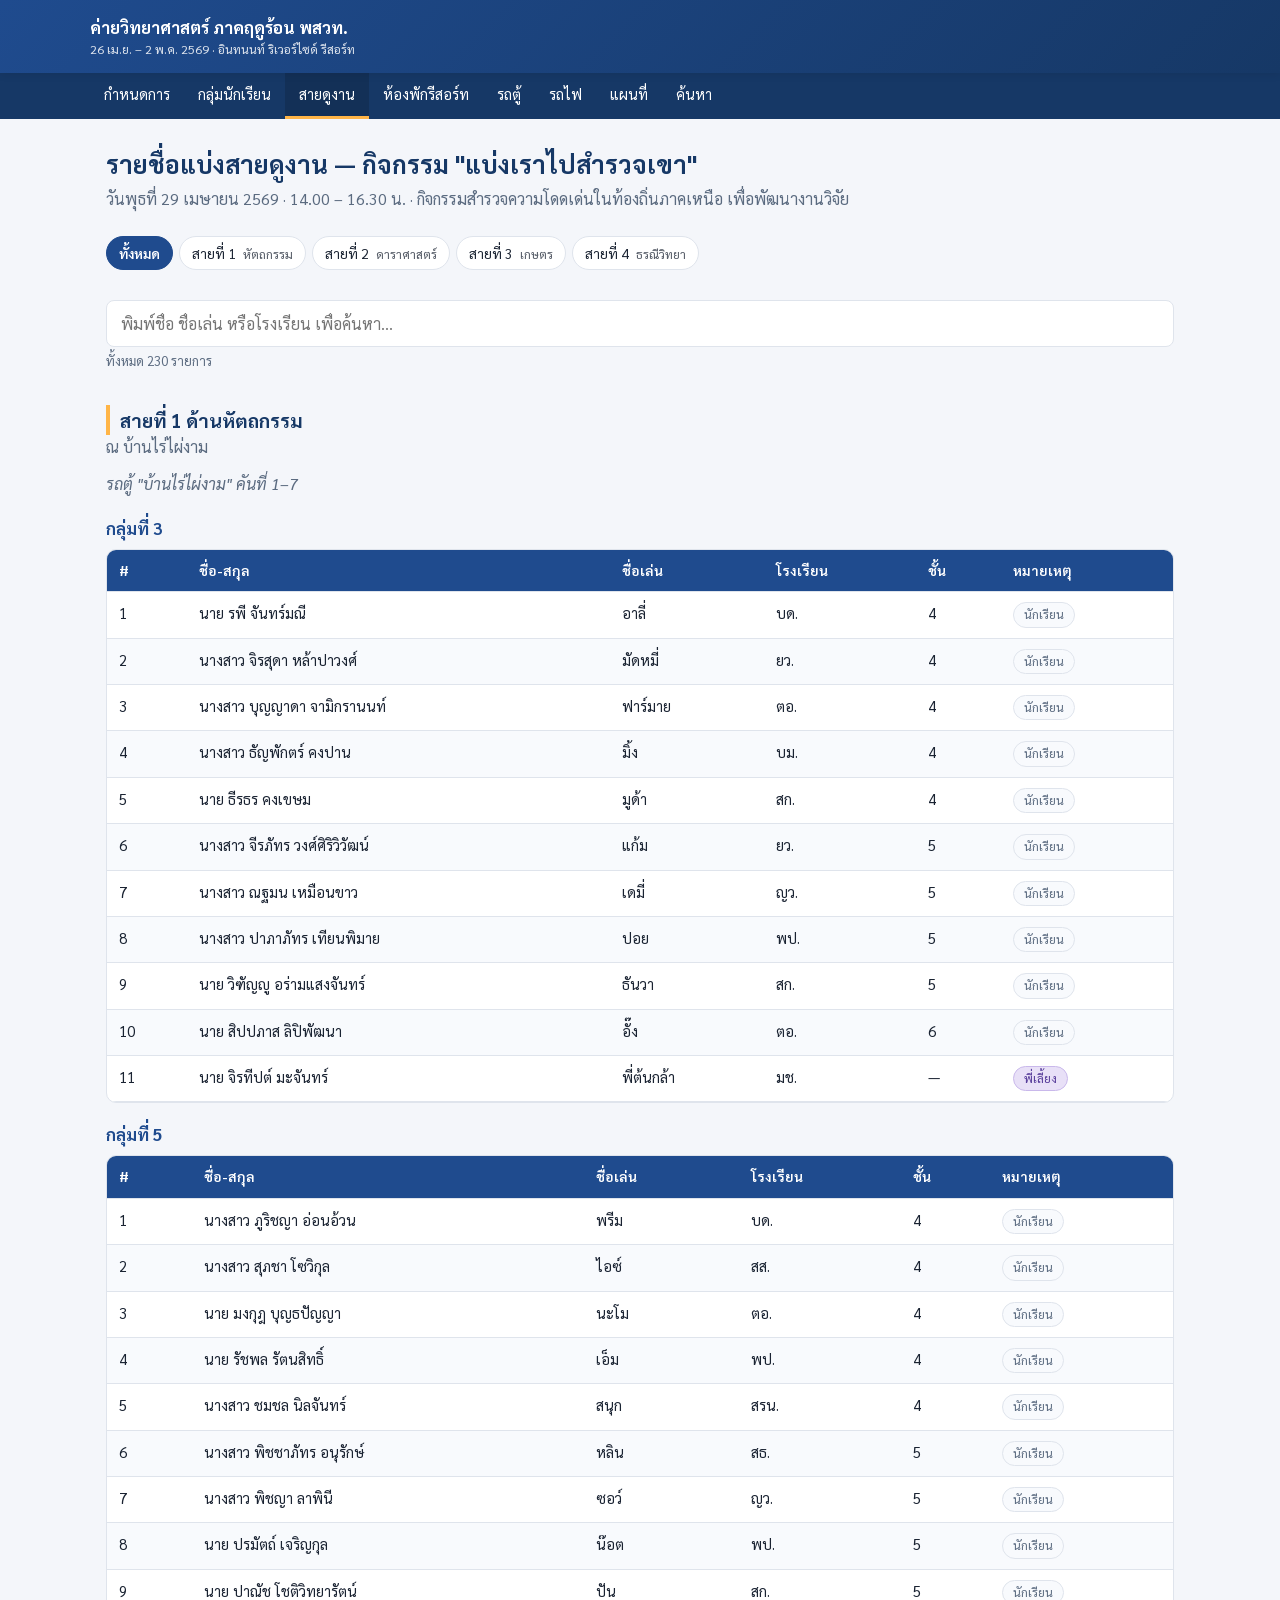
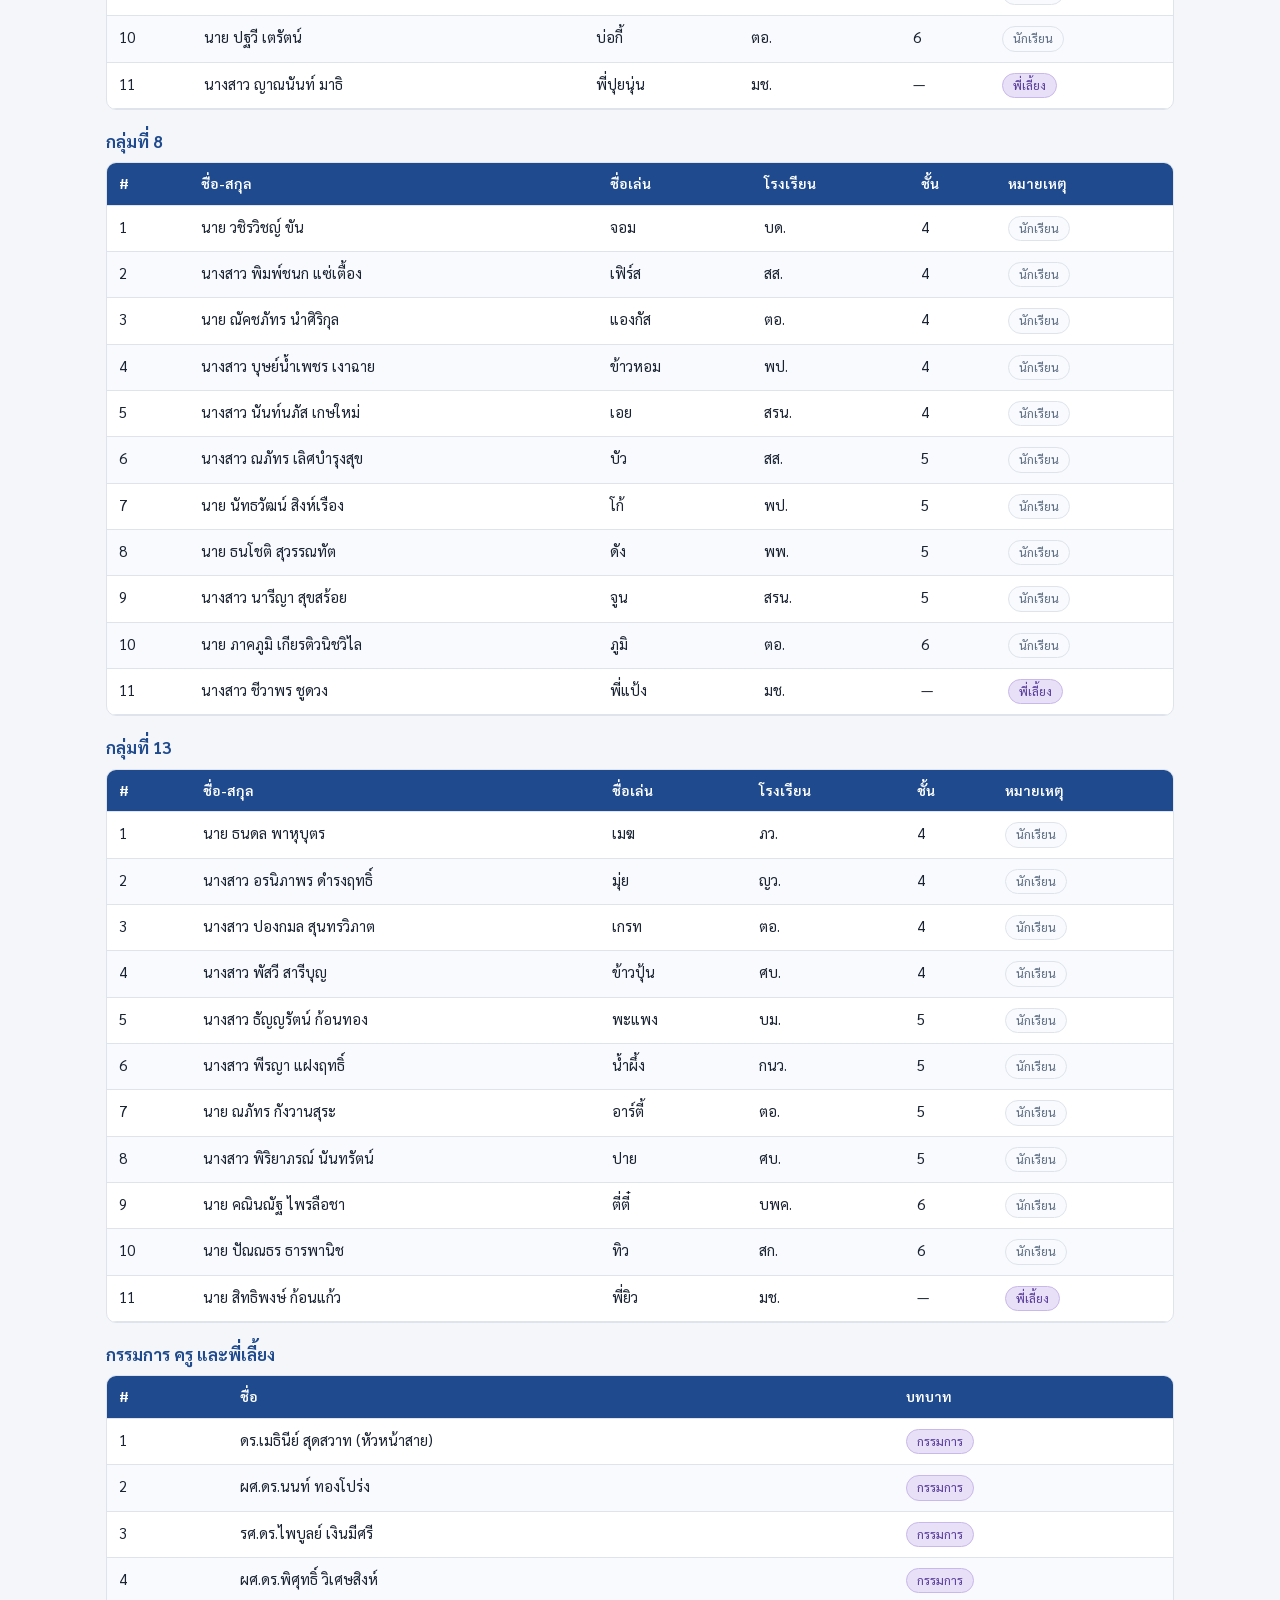
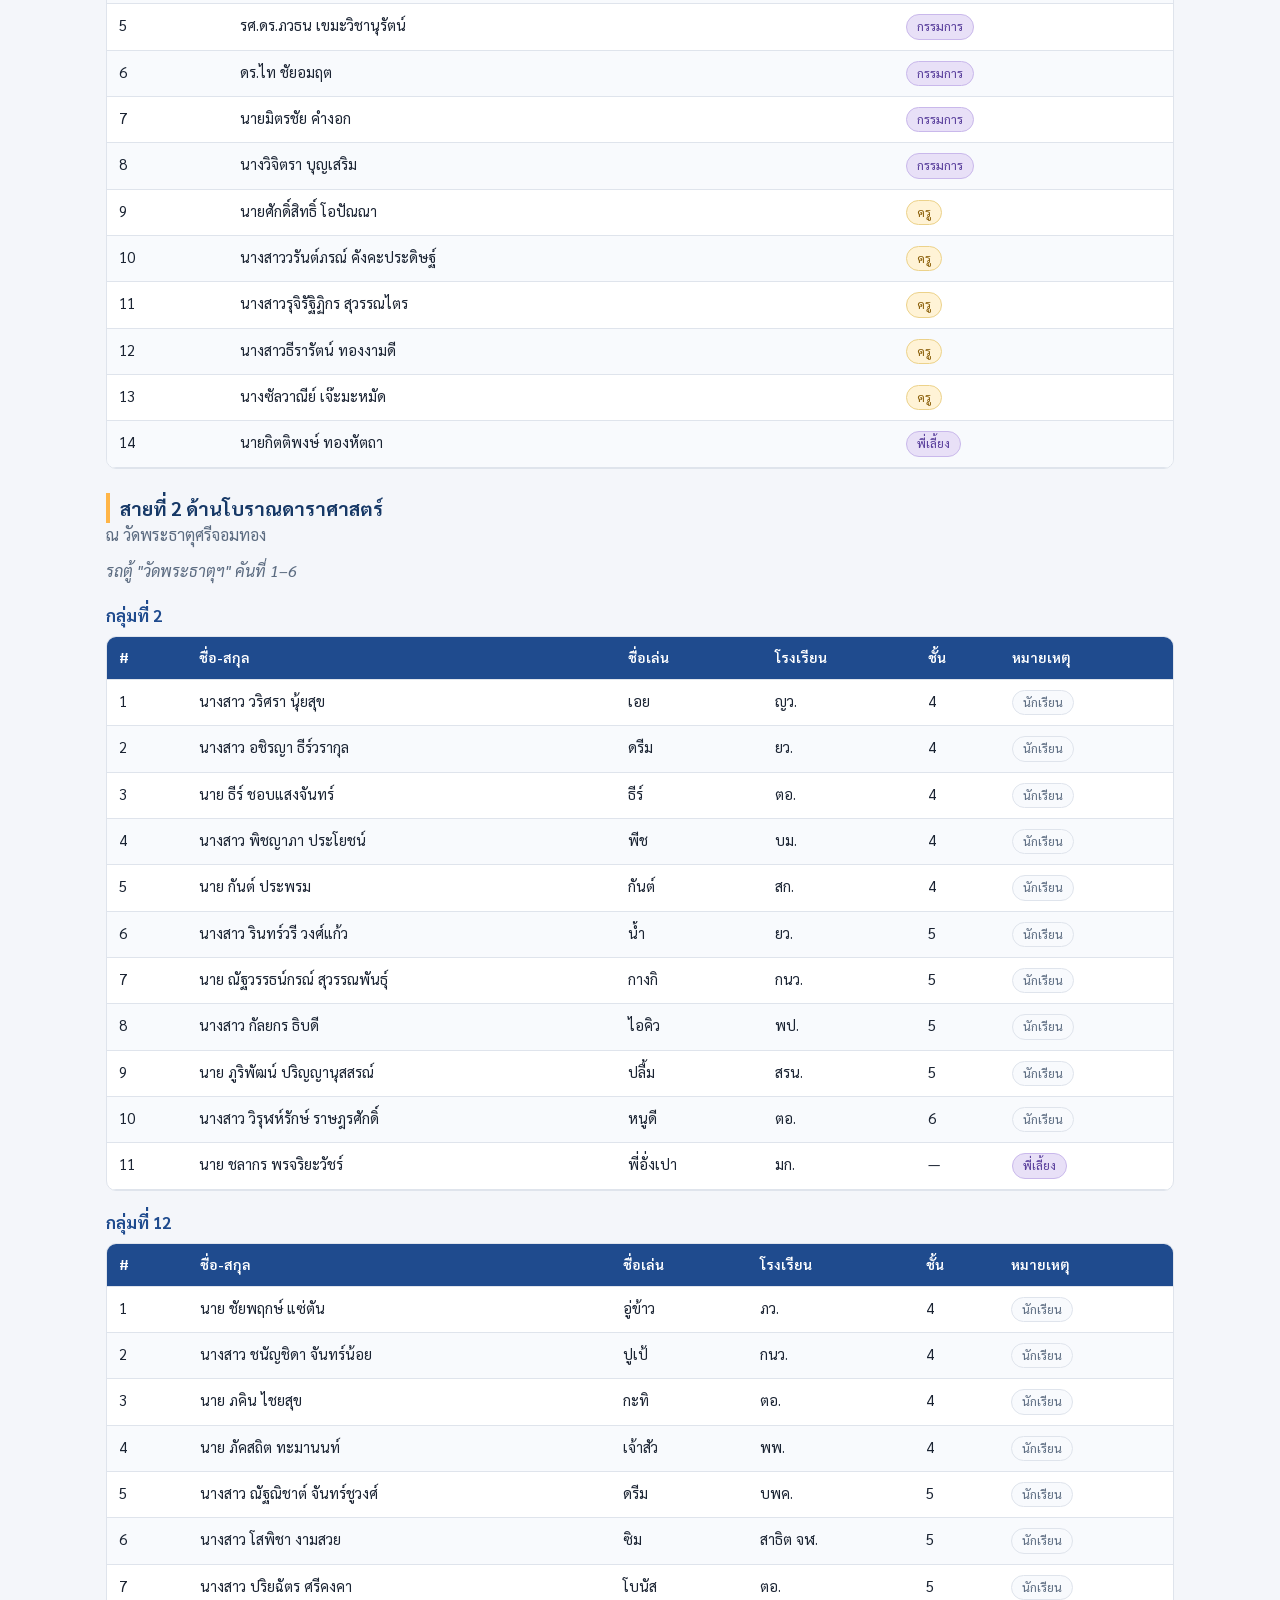
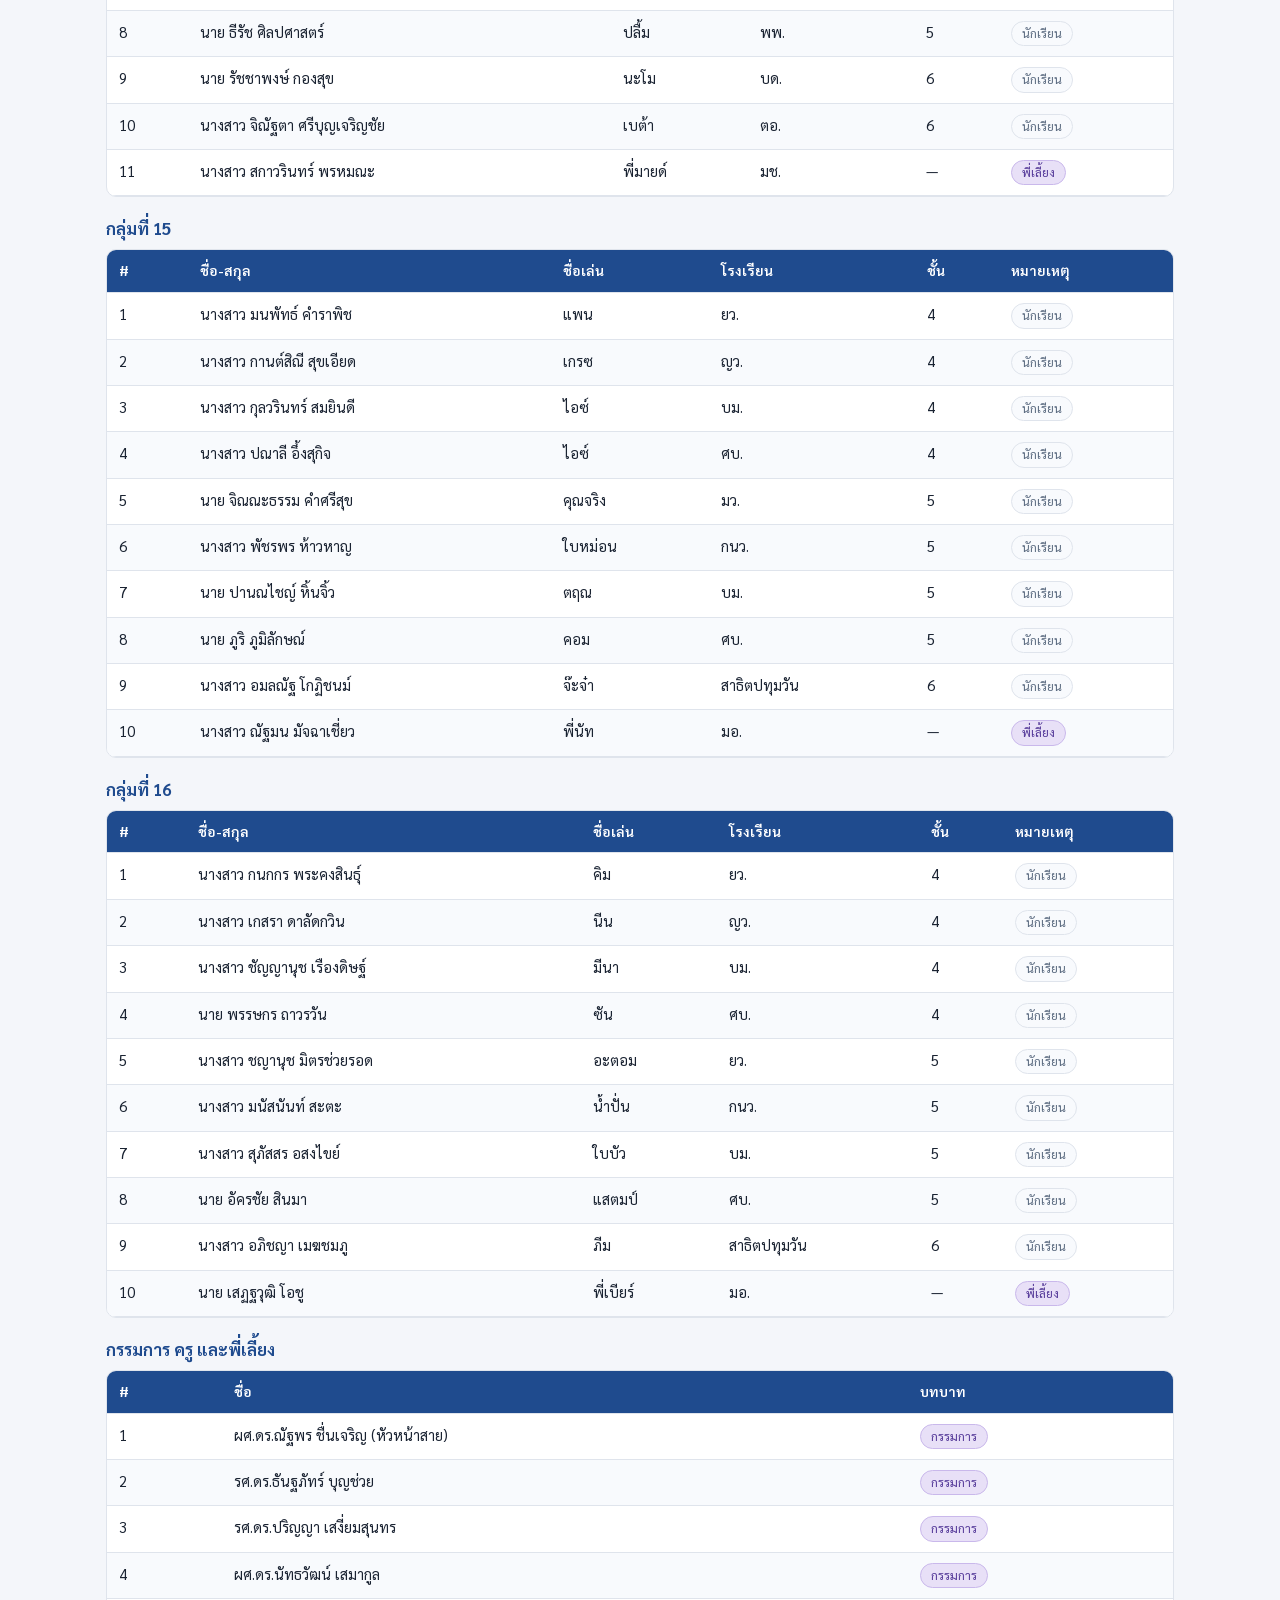
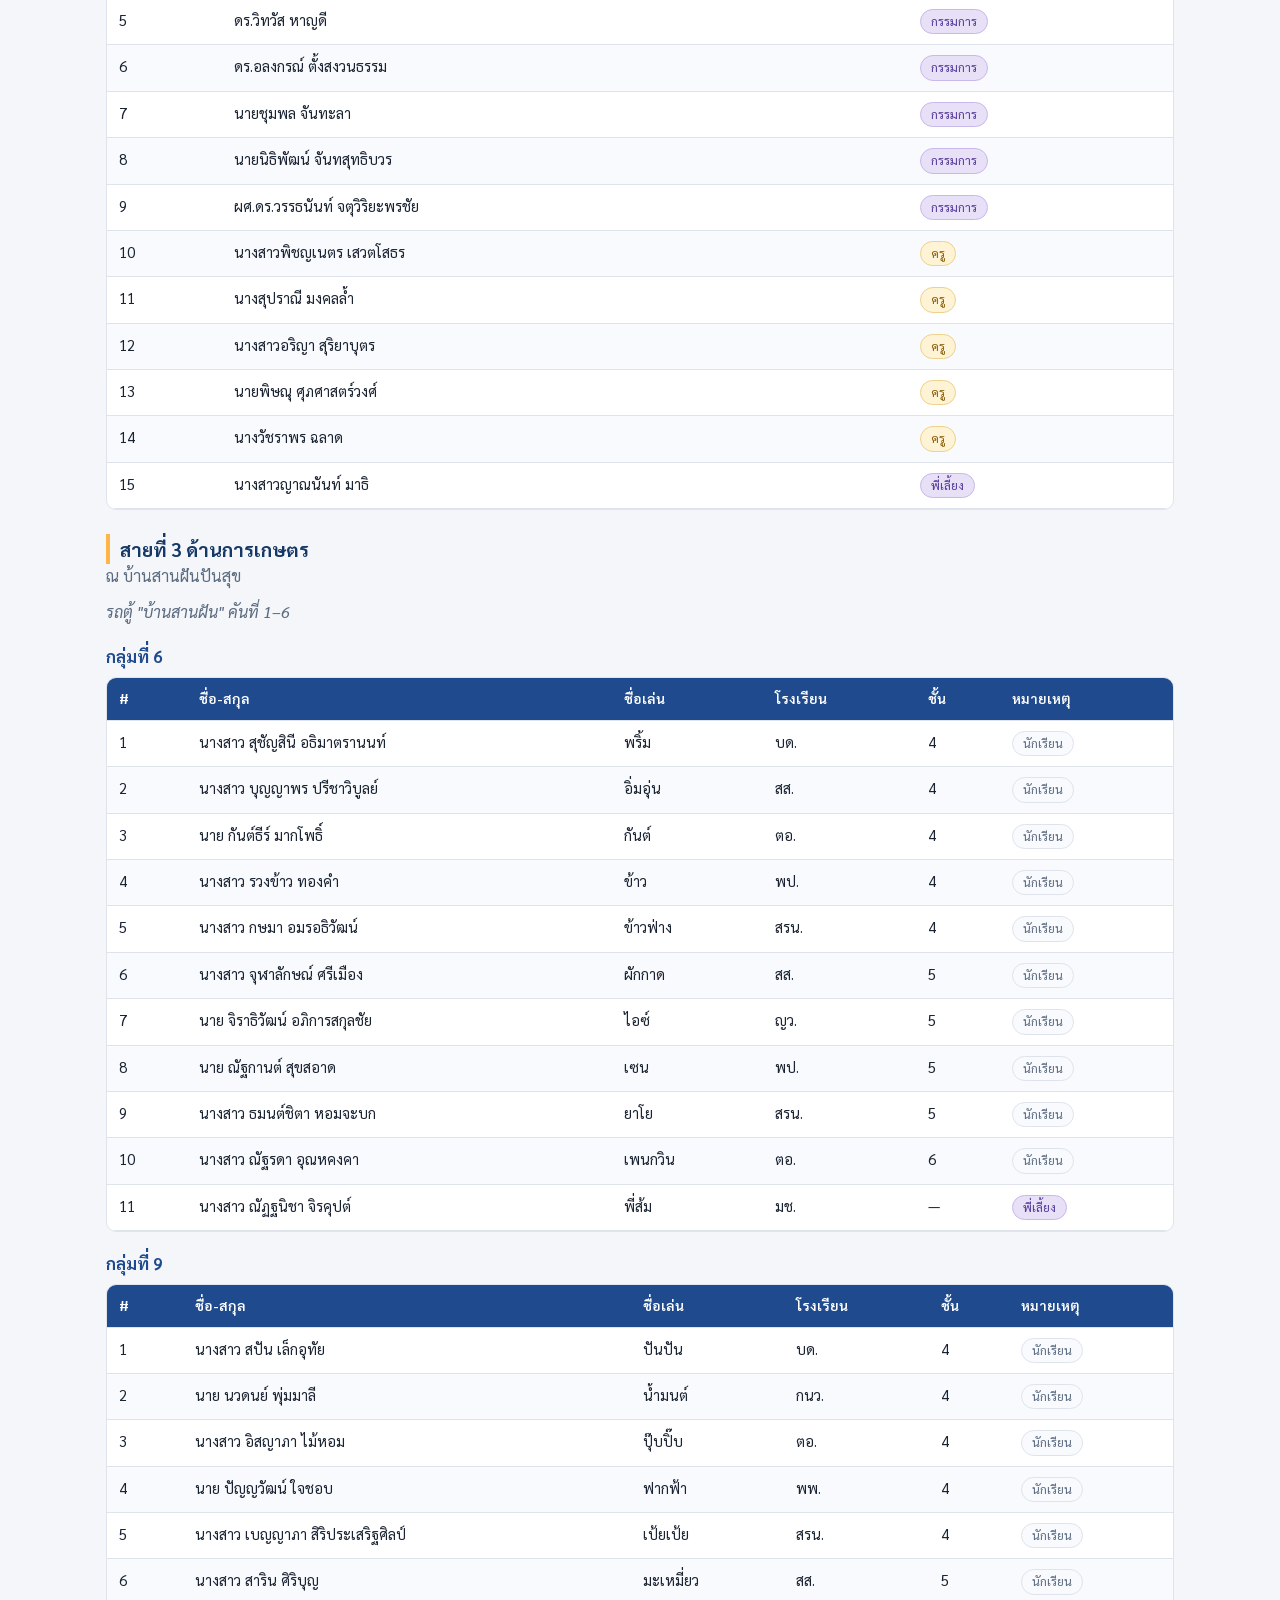
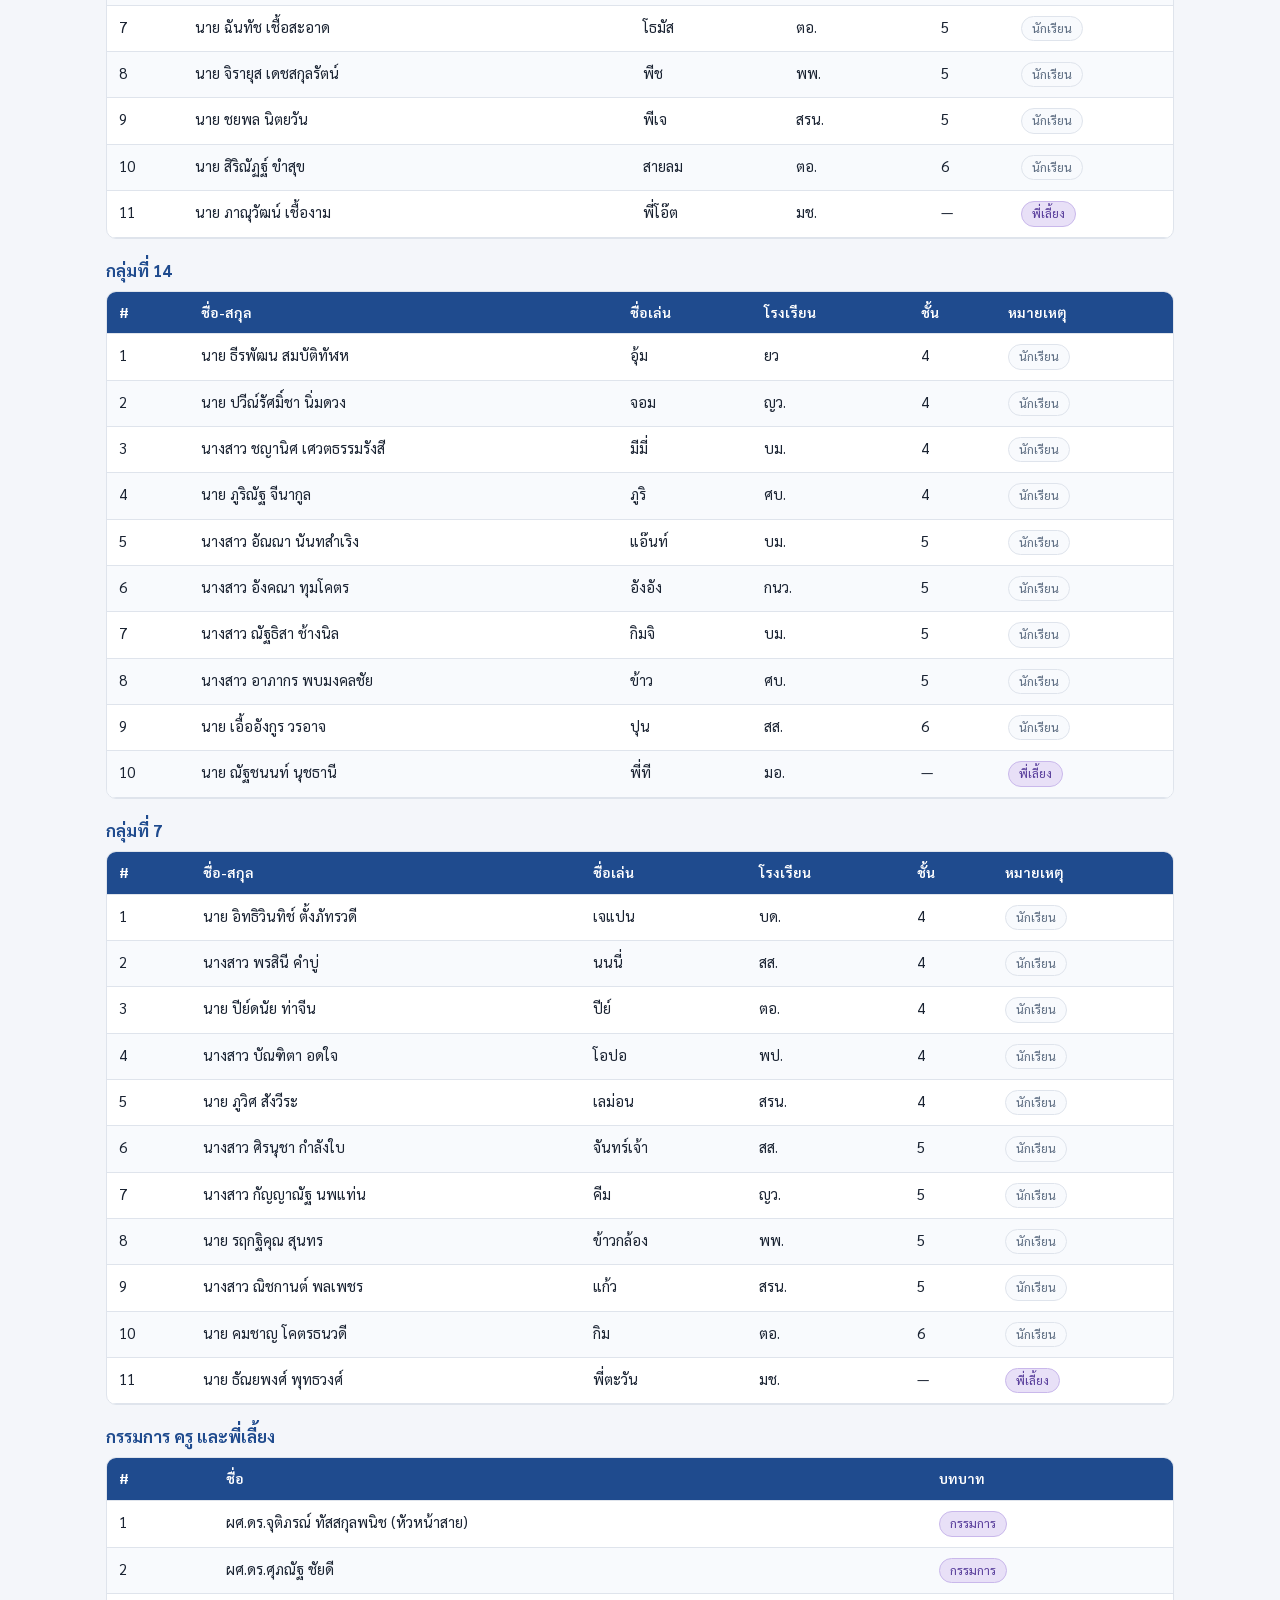
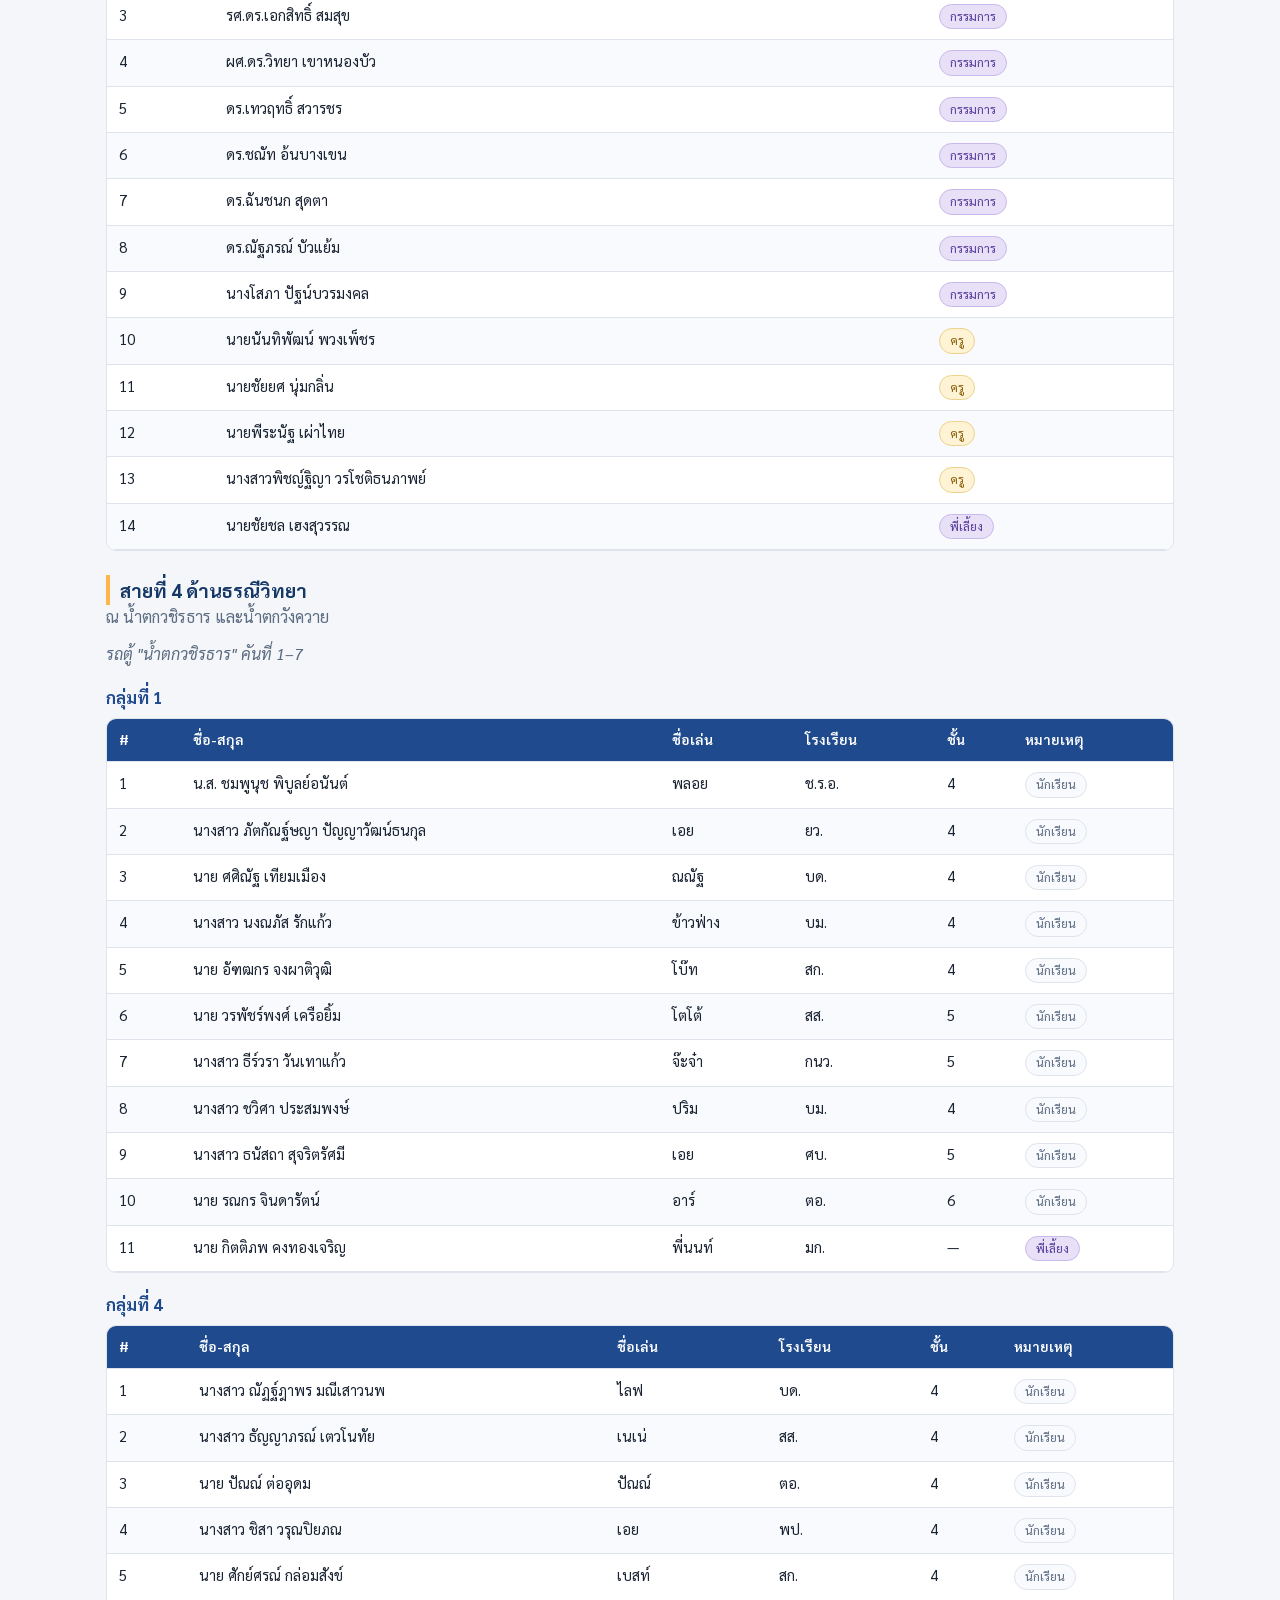
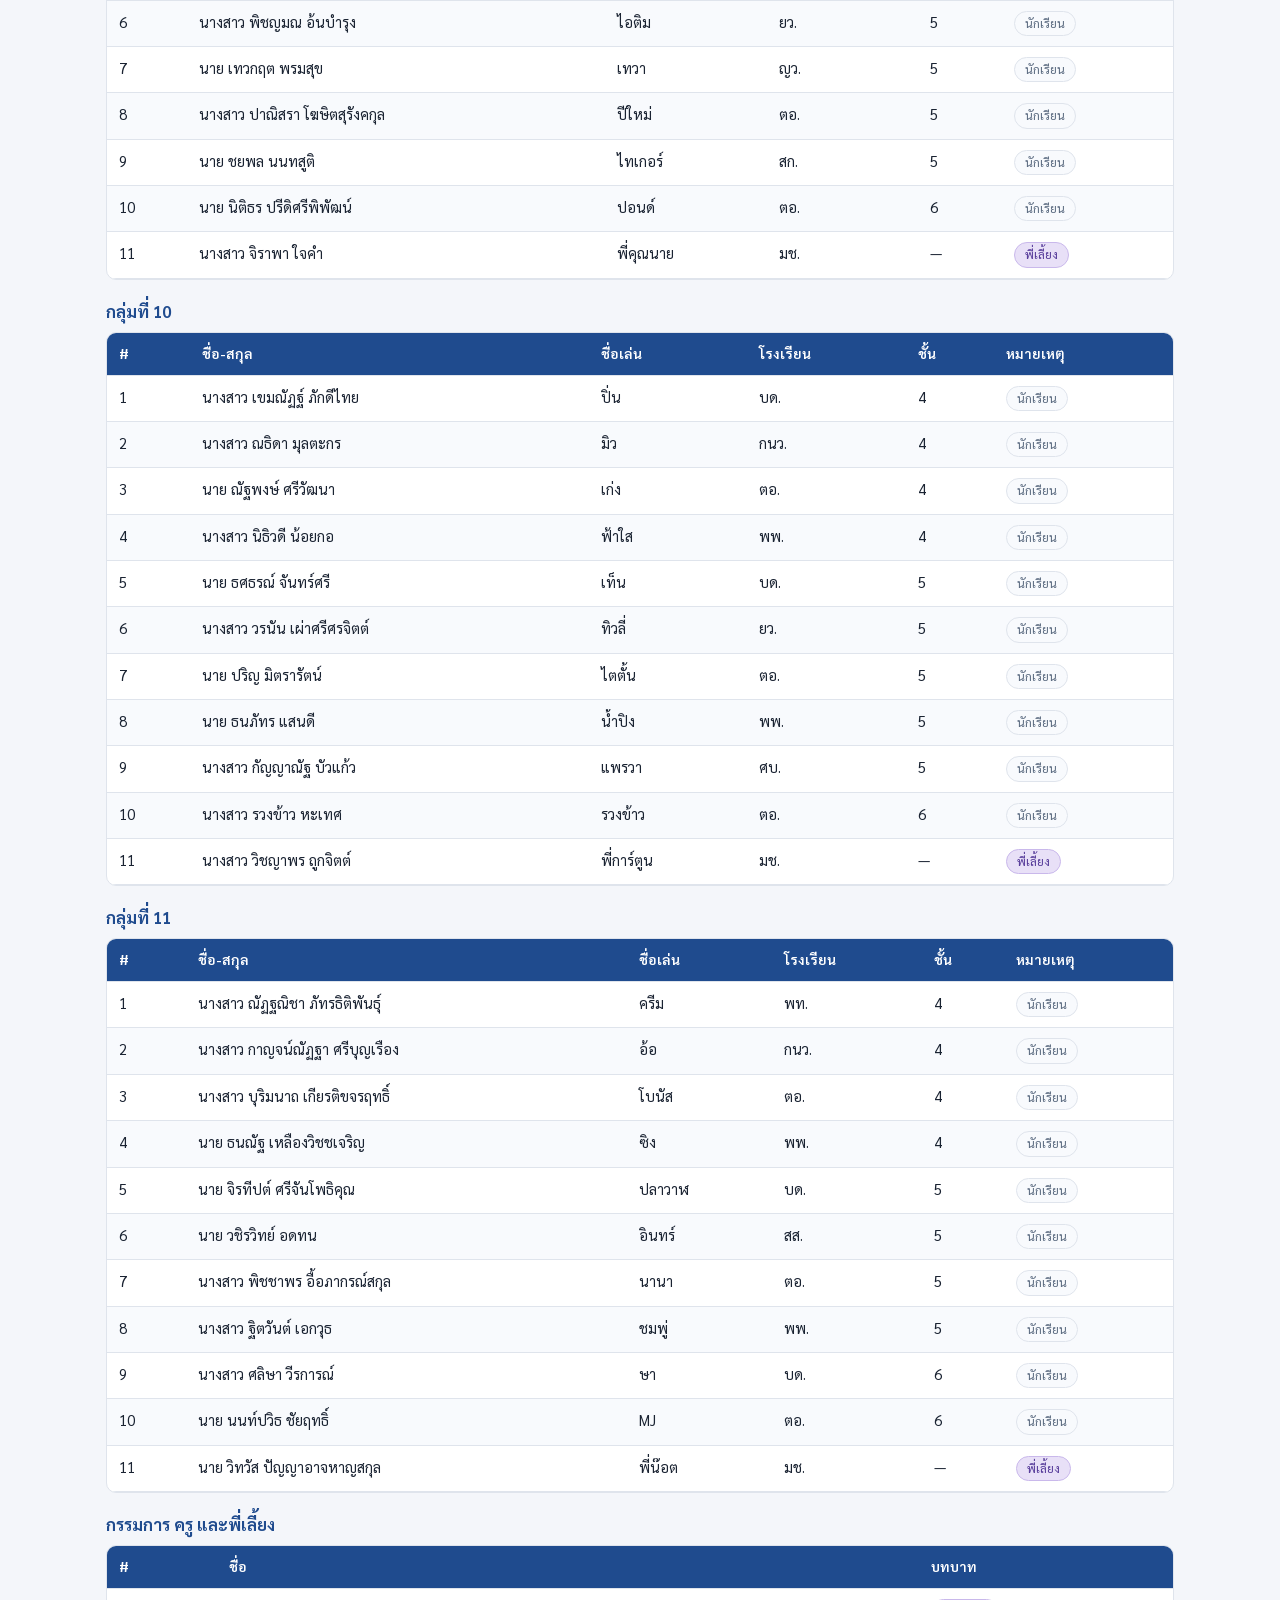
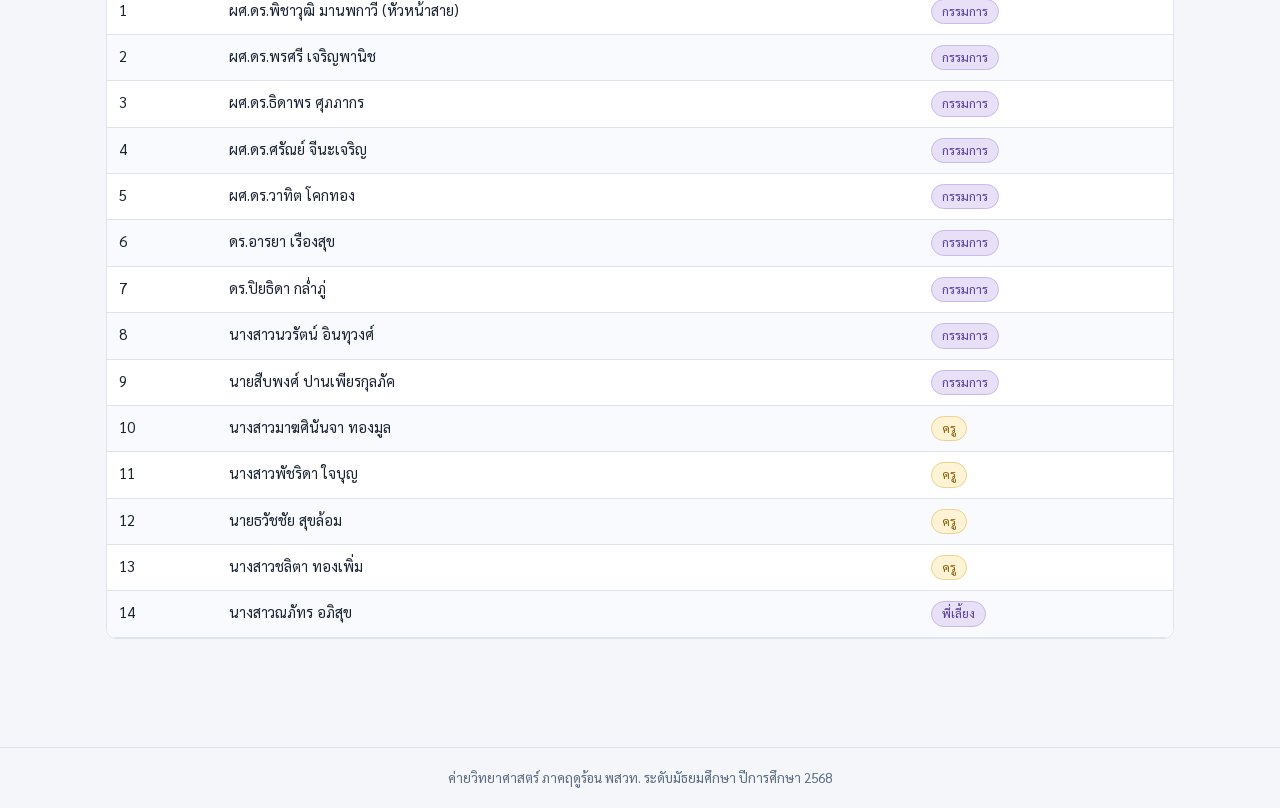
<file: dpst25/field-trip.html>
<!DOCTYPE html>
<html lang="th">
<head>
<meta charset="UTF-8">
<meta name="viewport" content="width=device-width, initial-scale=1">
<title>สายดูงาน | ค่ายวิทยาศาสตร์ พสวท. 2568</title>
<link rel="stylesheet" href="assets/style.css">
<link rel="preconnect" href="https://fonts.googleapis.com">
<link rel="preconnect" href="https://fonts.gstatic.com" crossorigin>
<link href="https://fonts.googleapis.com/css2?family=Sarabun:wght@400;600;700&display=swap" rel="stylesheet">
</head>
<body>
<header class="site-header">
  <div class="wrap">
    <div class="brand">ค่ายวิทยาศาสตร์ ภาคฤดูร้อน พสวท.<small>26 เม.ย. – 2 พ.ค. 2569 · อินทนนท์ ริเวอร์ไซด์ รีสอร์ท</small></div>
    <button class="menu-toggle" aria-label="Menu">เมนู ☰</button>
  </div>
</header>
<nav class="site-nav">
  <div class="wrap">
    <a href="index.html">กำหนดการ</a>
    <a href="groups.html">กลุ่มนักเรียน</a>
    <a href="field-trip.html" class="active">สายดูงาน</a>
    <a href="accommodation.html">ห้องพักรีสอร์ท</a>
    <a href="vans.html">รถตู้</a>
    <a href="train.html">รถไฟ</a>
    <a href="map.html">แผนที่</a>
    <a href="search.html">ค้นหา</a>
  </div>
</nav>
<main>

  <h1>รายชื่อแบ่งสายดูงาน — กิจกรรม "แบ่งเราไปสำรวจเขา"</h1>
  <p class="lead">วันพุธที่ 29 เมษายน 2569 · 14.00 – 16.30 น. · กิจกรรมสำรวจความโดดเด่นในท้องถิ่นภาคเหนือ เพื่อพัฒนางานวิจัย</p>
  <div class="trip-filters day-filters">
    <button class="day-btn active" data-trip="all">ทั้งหมด</button>
    <button class="day-btn" data-trip="1">สายที่ 1 <span class="sub">หัตถกรรม</span></button>
    <button class="day-btn" data-trip="2">สายที่ 2 <span class="sub">ดาราศาสตร์</span></button>
    <button class="day-btn" data-trip="3">สายที่ 3 <span class="sub">เกษตร</span></button>
    <button class="day-btn" data-trip="4">สายที่ 4 <span class="sub">ธรณีวิทยา</span></button>
  </div>
  <div class="search-bar">
    <input id="search-input" type="search" placeholder="พิมพ์ชื่อ ชื่อเล่น หรือโรงเรียน เพื่อค้นหา…" autocomplete="off">
    <div class="search-stats" id="search-stats"></div>
  </div>

  <div class="trip-block" data-trip="1">
    <h2>สายที่ 1 ด้านหัตถกรรม</h2>
    <p style="color:var(--muted);margin:-10px 0 12px;">ณ บ้านไร่ไผ่งาม</p>
    <p style="color:var(--muted);font-style:italic;margin:0 0 10px;">รถตู้ &quot;บ้านไร่ไผ่งาม&quot; คันที่ 1–7</p>

    <div class="table-section">
      <h3>กลุ่มที่ 3</h3>
      <div class="table-wrap">
        <table data-searchable>
          <thead><tr><th>#</th><th>ชื่อ-สกุล</th><th>ชื่อเล่น</th><th>โรงเรียน</th><th>ชั้น</th><th>หมายเหตุ</th></tr></thead>
          <tbody>
<tr><td>1</td><td>นาย รพี จันทร์มณี</td><td>อาลี่</td><td>บด.</td><td>4</td><td><span class="badge">นักเรียน</span></td></tr>
<tr><td>2</td><td>นางสาว จิรสุดา หล้าปาวงศ์</td><td>มัดหมี่</td><td>ยว.</td><td>4</td><td><span class="badge">นักเรียน</span></td></tr>
<tr><td>3</td><td>นางสาว บุญญาดา จามิกรานนท์</td><td>ฟาร์มาย</td><td>ตอ.</td><td>4</td><td><span class="badge">นักเรียน</span></td></tr>
<tr><td>4</td><td>นางสาว ธัญพักตร์ คงปาน</td><td>มิ้ง</td><td>บม.</td><td>4</td><td><span class="badge">นักเรียน</span></td></tr>
<tr><td>5</td><td>นาย ธีรธร คงเขษม</td><td>มูด้า</td><td>สก.</td><td>4</td><td><span class="badge">นักเรียน</span></td></tr>
<tr><td>6</td><td>นางสาว จีรภัทร วงศ์ศิริวิวัฒน์</td><td>แก้ม</td><td>ยว.</td><td>5</td><td><span class="badge">นักเรียน</span></td></tr>
<tr><td>7</td><td>นางสาว ณฐมน เหมือนขาว</td><td>เดมี่</td><td>ญว.</td><td>5</td><td><span class="badge">นักเรียน</span></td></tr>
<tr><td>8</td><td>นางสาว ปาภาภัทร เทียนพิมาย</td><td>ปอย</td><td>พป.</td><td>5</td><td><span class="badge">นักเรียน</span></td></tr>
<tr><td>9</td><td>นาย วิฑัญญู อร่ามแสงจันทร์</td><td>ธันวา</td><td>สก.</td><td>5</td><td><span class="badge">นักเรียน</span></td></tr>
<tr><td>10</td><td>นาย สิปปภาส ลิปิพัฒนา</td><td>อั๊ง</td><td>ตอ.</td><td>6</td><td><span class="badge">นักเรียน</span></td></tr>
<tr><td>11</td><td>นาย จิรทีปต์ มะจันทร์</td><td>พี่ต้นกล้า</td><td>มช.</td><td>—</td><td><span class="badge staff">พี่เลี้ยง</span></td></tr>
          </tbody>
        </table>
      </div>
    </div>

    <div class="table-section">
      <h3>กลุ่มที่ 5</h3>
      <div class="table-wrap">
        <table data-searchable>
          <thead><tr><th>#</th><th>ชื่อ-สกุล</th><th>ชื่อเล่น</th><th>โรงเรียน</th><th>ชั้น</th><th>หมายเหตุ</th></tr></thead>
          <tbody>
<tr><td>1</td><td>นางสาว ภูริชญา อ่อนอ้วน</td><td>พรีม</td><td>บด.</td><td>4</td><td><span class="badge">นักเรียน</span></td></tr>
<tr><td>2</td><td>นางสาว สุภชา โซวิกุล</td><td>ไอซ์</td><td>สส.</td><td>4</td><td><span class="badge">นักเรียน</span></td></tr>
<tr><td>3</td><td>นาย มงกุฎ บุญธปัญญา</td><td>นะโม</td><td>ตอ.</td><td>4</td><td><span class="badge">นักเรียน</span></td></tr>
<tr><td>4</td><td>นาย รัชพล รัตนสิทธิ์</td><td>เอ็ม</td><td>พป.</td><td>4</td><td><span class="badge">นักเรียน</span></td></tr>
<tr><td>5</td><td>นางสาว ชมชล นิลจันทร์</td><td>สนุก</td><td>สรน.</td><td>4</td><td><span class="badge">นักเรียน</span></td></tr>
<tr><td>6</td><td>นางสาว พิชชาภัทร อนุรักษ์</td><td>หลิน</td><td>สธ.</td><td>5</td><td><span class="badge">นักเรียน</span></td></tr>
<tr><td>7</td><td>นางสาว พิชญา ลาพินี</td><td>ซอว์</td><td>ญว.</td><td>5</td><td><span class="badge">นักเรียน</span></td></tr>
<tr><td>8</td><td>นาย ปรมัตถ์ เจริญกุล</td><td>น๊อต</td><td>พป.</td><td>5</td><td><span class="badge">นักเรียน</span></td></tr>
<tr><td>9</td><td>นาย ปาณัช โชติวิทยารัตน์</td><td>ปัน</td><td>สก.</td><td>5</td><td><span class="badge">นักเรียน</span></td></tr>
<tr><td>10</td><td>นาย ปฐวี เตรัตน์</td><td>บ่อกี้</td><td>ตอ.</td><td>6</td><td><span class="badge">นักเรียน</span></td></tr>
<tr><td>11</td><td>นางสาว ญาณนันท์ มาธิ</td><td>พี่ปุยนุ่น</td><td>มช.</td><td>—</td><td><span class="badge staff">พี่เลี้ยง</span></td></tr>
          </tbody>
        </table>
      </div>
    </div>

    <div class="table-section">
      <h3>กลุ่มที่ 8</h3>
      <div class="table-wrap">
        <table data-searchable>
          <thead><tr><th>#</th><th>ชื่อ-สกุล</th><th>ชื่อเล่น</th><th>โรงเรียน</th><th>ชั้น</th><th>หมายเหตุ</th></tr></thead>
          <tbody>
<tr><td>1</td><td>นาย วชิรวิชญ์ ขัน</td><td>จอม</td><td>บด.</td><td>4</td><td><span class="badge">นักเรียน</span></td></tr>
<tr><td>2</td><td>นางสาว พิมพ์ชนก แซ่เตื้อง</td><td>เฟิร์ส</td><td>สส.</td><td>4</td><td><span class="badge">นักเรียน</span></td></tr>
<tr><td>3</td><td>นาย ณัคชภัทร นำศิริกุล</td><td>แองกัส</td><td>ตอ.</td><td>4</td><td><span class="badge">นักเรียน</span></td></tr>
<tr><td>4</td><td>นางสาว บุษย์น้ำเพชร เงาฉาย</td><td>ข้าวหอม</td><td>พป.</td><td>4</td><td><span class="badge">นักเรียน</span></td></tr>
<tr><td>5</td><td>นางสาว นันท์นภัส เกษใหม่</td><td>เอย</td><td>สรน.</td><td>4</td><td><span class="badge">นักเรียน</span></td></tr>
<tr><td>6</td><td>นางสาว ณภัทร เลิศบำรุงสุข</td><td>บัว</td><td>สส.</td><td>5</td><td><span class="badge">นักเรียน</span></td></tr>
<tr><td>7</td><td>นาย นัทธวัฒน์ สิงห์เรือง</td><td>โก้</td><td>พป.</td><td>5</td><td><span class="badge">นักเรียน</span></td></tr>
<tr><td>8</td><td>นาย ธนโชติ สุวรรณทัต</td><td>ดัง</td><td>พพ.</td><td>5</td><td><span class="badge">นักเรียน</span></td></tr>
<tr><td>9</td><td>นางสาว นารีญา สุขสร้อย</td><td>จูน</td><td>สรน.</td><td>5</td><td><span class="badge">นักเรียน</span></td></tr>
<tr><td>10</td><td>นาย ภาคภูมิ เกียรติวนิชวิไล</td><td>ภูมิ</td><td>ตอ.</td><td>6</td><td><span class="badge">นักเรียน</span></td></tr>
<tr><td>11</td><td>นางสาว ชีวาพร ชูดวง</td><td>พี่แป้ง</td><td>มช.</td><td>—</td><td><span class="badge staff">พี่เลี้ยง</span></td></tr>
          </tbody>
        </table>
      </div>
    </div>

    <div class="table-section">
      <h3>กลุ่มที่ 13</h3>
      <div class="table-wrap">
        <table data-searchable>
          <thead><tr><th>#</th><th>ชื่อ-สกุล</th><th>ชื่อเล่น</th><th>โรงเรียน</th><th>ชั้น</th><th>หมายเหตุ</th></tr></thead>
          <tbody>
<tr><td>1</td><td>นาย ธนดล พาหุบุตร</td><td>เมฆ</td><td>ภว.</td><td>4</td><td><span class="badge">นักเรียน</span></td></tr>
<tr><td>2</td><td>นางสาว อรนิภาพร ดำรงฤทธิ์</td><td>มุ่ย</td><td>ญว.</td><td>4</td><td><span class="badge">นักเรียน</span></td></tr>
<tr><td>3</td><td>นางสาว ปองกมล สุนทรวิภาต</td><td>เกรท</td><td>ตอ.</td><td>4</td><td><span class="badge">นักเรียน</span></td></tr>
<tr><td>4</td><td>นางสาว พัสวี สารีบุญ</td><td>ข้าวปุ้น</td><td>ศบ.</td><td>4</td><td><span class="badge">นักเรียน</span></td></tr>
<tr><td>5</td><td>นางสาว ธัญญรัตน์ ก้อนทอง</td><td>พะแพง</td><td>บม.</td><td>5</td><td><span class="badge">นักเรียน</span></td></tr>
<tr><td>6</td><td>นางสาว พีรญา แฝงฤทธิ์</td><td>น้ำผึ้ง</td><td>กนว.</td><td>5</td><td><span class="badge">นักเรียน</span></td></tr>
<tr><td>7</td><td>นาย ณภัทร กังวานสุระ</td><td>อาร์ตี้</td><td>ตอ.</td><td>5</td><td><span class="badge">นักเรียน</span></td></tr>
<tr><td>8</td><td>นางสาว พิริยาภรณ์ นันทรัตน์</td><td>ปาย</td><td>ศบ.</td><td>5</td><td><span class="badge">นักเรียน</span></td></tr>
<tr><td>9</td><td>นาย คณินณัฐ ไพรลือชา</td><td>ตี่ตี๋</td><td>บพค.</td><td>6</td><td><span class="badge">นักเรียน</span></td></tr>
<tr><td>10</td><td>นาย ปัณณธร ธารพานิช</td><td>ทิว</td><td>สก.</td><td>6</td><td><span class="badge">นักเรียน</span></td></tr>
<tr><td>11</td><td>นาย สิทธิพงษ์ ก้อนแก้ว</td><td>พี่ยิว</td><td>มช.</td><td>—</td><td><span class="badge staff">พี่เลี้ยง</span></td></tr>
          </tbody>
        </table>
      </div>
    </div>

    <div class="table-section">
      <h3>กรรมการ ครู และพี่เลี้ยง</h3>
      <div class="table-wrap">
        <table data-searchable>
          <thead><tr><th>#</th><th>ชื่อ</th><th>บทบาท</th></tr></thead>
          <tbody>
<tr><td>1</td><td>ดร.เมธินีย์ สุดสวาท (หัวหน้าสาย)</td><td><span class="badge staff">กรรมการ</span></td></tr>
<tr><td>2</td><td>ผศ.ดร.นนท์ ทองโปร่ง</td><td><span class="badge staff">กรรมการ</span></td></tr>
<tr><td>3</td><td>รศ.ดร.ไพบูลย์ เงินมีศรี</td><td><span class="badge staff">กรรมการ</span></td></tr>
<tr><td>4</td><td>ผศ.ดร.พิศุทธิ์ วิเศษสิงห์</td><td><span class="badge staff">กรรมการ</span></td></tr>
<tr><td>5</td><td>รศ.ดร.ภวธน เขมะวิชานุรัตน์</td><td><span class="badge staff">กรรมการ</span></td></tr>
<tr><td>6</td><td>ดร.ไท ชัยอมฤต</td><td><span class="badge staff">กรรมการ</span></td></tr>
<tr><td>7</td><td>นายมิตรชัย คำงอก</td><td><span class="badge staff">กรรมการ</span></td></tr>
<tr><td>8</td><td>นางวิจิตรา บุญเสริม</td><td><span class="badge staff">กรรมการ</span></td></tr>
<tr><td>9</td><td>นายศักดิ์สิทธิ์ โอปัณณา</td><td><span class="badge teacher">ครู</span></td></tr>
<tr><td>10</td><td>นางสาววรันต์ภรณ์ คังคะประดิษฐ์</td><td><span class="badge teacher">ครู</span></td></tr>
<tr><td>11</td><td>นางสาวรุจิรัฐิฏิกร สุวรรณไตร</td><td><span class="badge teacher">ครู</span></td></tr>
<tr><td>12</td><td>นางสาวธีรารัตน์ ทองงามดี</td><td><span class="badge teacher">ครู</span></td></tr>
<tr><td>13</td><td>นางซัลวาณีย์ เจ๊ะมะหมัด</td><td><span class="badge teacher">ครู</span></td></tr>
<tr><td>14</td><td>นายกิตติพงษ์ ทองหัตถา</td><td><span class="badge staff">พี่เลี้ยง</span></td></tr>
          </tbody>
        </table>
      </div>
    </div>
  </div>

  <div class="trip-block" data-trip="2">
    <h2>สายที่ 2 ด้านโบราณดาราศาสตร์</h2>
    <p style="color:var(--muted);margin:-10px 0 12px;">ณ วัดพระธาตุศรีจอมทอง</p>
    <p style="color:var(--muted);font-style:italic;margin:0 0 10px;">รถตู้ &quot;วัดพระธาตุฯ&quot; คันที่ 1–6</p>

    <div class="table-section">
      <h3>กลุ่มที่ 2</h3>
      <div class="table-wrap">
        <table data-searchable>
          <thead><tr><th>#</th><th>ชื่อ-สกุล</th><th>ชื่อเล่น</th><th>โรงเรียน</th><th>ชั้น</th><th>หมายเหตุ</th></tr></thead>
          <tbody>
<tr><td>1</td><td>นางสาว วริศรา นุ้ยสุข</td><td>เอย</td><td>ญว.</td><td>4</td><td><span class="badge">นักเรียน</span></td></tr>
<tr><td>2</td><td>นางสาว อชิรญา ธีร์วรากุล</td><td>ดรีม</td><td>ยว.</td><td>4</td><td><span class="badge">นักเรียน</span></td></tr>
<tr><td>3</td><td>นาย ธีร์ ชอบแสงจันทร์</td><td>ธีร์</td><td>ตอ.</td><td>4</td><td><span class="badge">นักเรียน</span></td></tr>
<tr><td>4</td><td>นางสาว พิชญาภา ประโยชน์</td><td>พีช</td><td>บม.</td><td>4</td><td><span class="badge">นักเรียน</span></td></tr>
<tr><td>5</td><td>นาย กันต์ ประพรม</td><td>กันต์</td><td>สก.</td><td>4</td><td><span class="badge">นักเรียน</span></td></tr>
<tr><td>6</td><td>นางสาว รินทร์วรี วงศ์แก้ว</td><td>น้ำ</td><td>ยว.</td><td>5</td><td><span class="badge">นักเรียน</span></td></tr>
<tr><td>7</td><td>นาย ณัฐวรรธน์กรณ์ สุวรรณพันธุ์</td><td>กางกิ</td><td>กนว.</td><td>5</td><td><span class="badge">นักเรียน</span></td></tr>
<tr><td>8</td><td>นางสาว กัลยกร ธิบดี</td><td>ไอคิว</td><td>พป.</td><td>5</td><td><span class="badge">นักเรียน</span></td></tr>
<tr><td>9</td><td>นาย ภูริพัฒน์ ปริญญานุสสรณ์</td><td>ปลื้ม</td><td>สรน.</td><td>5</td><td><span class="badge">นักเรียน</span></td></tr>
<tr><td>10</td><td>นางสาว วิรุฬห์รักษ์ ราษฎรศักดิ์</td><td>หนูดี</td><td>ตอ.</td><td>6</td><td><span class="badge">นักเรียน</span></td></tr>
<tr><td>11</td><td>นาย ชลากร พรจริยะวัชร์</td><td>พี่อั่งเปา</td><td>มก.</td><td>—</td><td><span class="badge staff">พี่เลี้ยง</span></td></tr>
          </tbody>
        </table>
      </div>
    </div>

    <div class="table-section">
      <h3>กลุ่มที่ 12</h3>
      <div class="table-wrap">
        <table data-searchable>
          <thead><tr><th>#</th><th>ชื่อ-สกุล</th><th>ชื่อเล่น</th><th>โรงเรียน</th><th>ชั้น</th><th>หมายเหตุ</th></tr></thead>
          <tbody>
<tr><td>1</td><td>นาย ชัยพฤกษ์ แซ่ตัน</td><td>อู่ข้าว</td><td>ภว.</td><td>4</td><td><span class="badge">นักเรียน</span></td></tr>
<tr><td>2</td><td>นางสาว ชนัญชิดา จันทร์น้อย</td><td>ปูเป้</td><td>กนว.</td><td>4</td><td><span class="badge">นักเรียน</span></td></tr>
<tr><td>3</td><td>นาย ภคิน ไชยสุข</td><td>กะทิ</td><td>ตอ.</td><td>4</td><td><span class="badge">นักเรียน</span></td></tr>
<tr><td>4</td><td>นาย ภัคสถิต ทะมานนท์</td><td>เจ้าสัว</td><td>พพ.</td><td>4</td><td><span class="badge">นักเรียน</span></td></tr>
<tr><td>5</td><td>นางสาว ณัฐณิชาต์ จันทร์ชูวงศ์</td><td>ดรีม</td><td>บพค.</td><td>5</td><td><span class="badge">นักเรียน</span></td></tr>
<tr><td>6</td><td>นางสาว โสพิชา งามสวย</td><td>ซิม</td><td>สาธิต จฬ.</td><td>5</td><td><span class="badge">นักเรียน</span></td></tr>
<tr><td>7</td><td>นางสาว ปริยฉัตร ศรีคงคา</td><td>โบนัส</td><td>ตอ.</td><td>5</td><td><span class="badge">นักเรียน</span></td></tr>
<tr><td>8</td><td>นาย ธีรัช ศิลปศาสตร์</td><td>ปลื้ม</td><td>พพ.</td><td>5</td><td><span class="badge">นักเรียน</span></td></tr>
<tr><td>9</td><td>นาย รัชชาพงษ์ กองสุข</td><td>นะโม</td><td>บด.</td><td>6</td><td><span class="badge">นักเรียน</span></td></tr>
<tr><td>10</td><td>นางสาว จิณัฐตา ศรีบุญเจริญชัย</td><td>เบต้า</td><td>ตอ.</td><td>6</td><td><span class="badge">นักเรียน</span></td></tr>
<tr><td>11</td><td>นางสาว สกาวรินทร์ พรหมณะ</td><td>พี่มายด์</td><td>มช.</td><td>—</td><td><span class="badge staff">พี่เลี้ยง</span></td></tr>
          </tbody>
        </table>
      </div>
    </div>

    <div class="table-section">
      <h3>กลุ่มที่ 15</h3>
      <div class="table-wrap">
        <table data-searchable>
          <thead><tr><th>#</th><th>ชื่อ-สกุล</th><th>ชื่อเล่น</th><th>โรงเรียน</th><th>ชั้น</th><th>หมายเหตุ</th></tr></thead>
          <tbody>
<tr><td>1</td><td>นางสาว มนพัทธ์ คำราพิช</td><td>แพน</td><td>ยว.</td><td>4</td><td><span class="badge">นักเรียน</span></td></tr>
<tr><td>2</td><td>นางสาว กานต์สิณี สุขเอียด</td><td>เกรซ</td><td>ญว.</td><td>4</td><td><span class="badge">นักเรียน</span></td></tr>
<tr><td>3</td><td>นางสาว กุลวรินทร์ สมยินดี</td><td>ไอซ์</td><td>บม.</td><td>4</td><td><span class="badge">นักเรียน</span></td></tr>
<tr><td>4</td><td>นางสาว ปณาลี อึ้งสุกิจ</td><td>ไอซ์</td><td>ศบ.</td><td>4</td><td><span class="badge">นักเรียน</span></td></tr>
<tr><td>5</td><td>นาย จิณณะธรรม คำศรีสุข</td><td>คุณจริง</td><td>มว.</td><td>5</td><td><span class="badge">นักเรียน</span></td></tr>
<tr><td>6</td><td>นางสาว พัชรพร ห้าวหาญ</td><td>ใบหม่อน</td><td>กนว.</td><td>5</td><td><span class="badge">นักเรียน</span></td></tr>
<tr><td>7</td><td>นาย ปานณไชญ์ หิ้นจิ้ว</td><td>ตฤณ</td><td>บม.</td><td>5</td><td><span class="badge">นักเรียน</span></td></tr>
<tr><td>8</td><td>นาย ภูริ ภูมิลักษณ์</td><td>คอม</td><td>ศบ.</td><td>5</td><td><span class="badge">นักเรียน</span></td></tr>
<tr><td>9</td><td>นางสาว อมลณัฐ โกฏิชนม์</td><td>จ๊ะจ๋า</td><td>สาธิตปทุมวัน</td><td>6</td><td><span class="badge">นักเรียน</span></td></tr>
<tr><td>10</td><td>นางสาว ณัฐมน มัจฉาเชี่ยว</td><td>พี่นัท</td><td>มอ.</td><td>—</td><td><span class="badge staff">พี่เลี้ยง</span></td></tr>
          </tbody>
        </table>
      </div>
    </div>

    <div class="table-section">
      <h3>กลุ่มที่ 16</h3>
      <div class="table-wrap">
        <table data-searchable>
          <thead><tr><th>#</th><th>ชื่อ-สกุล</th><th>ชื่อเล่น</th><th>โรงเรียน</th><th>ชั้น</th><th>หมายเหตุ</th></tr></thead>
          <tbody>
<tr><td>1</td><td>นางสาว กนกกร พระคงสินธุ์</td><td>คิม</td><td>ยว.</td><td>4</td><td><span class="badge">นักเรียน</span></td></tr>
<tr><td>2</td><td>นางสาว เกสรา ดาลัดกวิน</td><td>นีน</td><td>ญว.</td><td>4</td><td><span class="badge">นักเรียน</span></td></tr>
<tr><td>3</td><td>นางสาว ชัญญานุช เรืองดิษฐ์</td><td>มีนา</td><td>บม.</td><td>4</td><td><span class="badge">นักเรียน</span></td></tr>
<tr><td>4</td><td>นาย พรรษกร ถาวรวัน</td><td>ซัน</td><td>ศบ.</td><td>4</td><td><span class="badge">นักเรียน</span></td></tr>
<tr><td>5</td><td>นางสาว ชญานุช มิตรช่วยรอด</td><td>อะตอม</td><td>ยว.</td><td>5</td><td><span class="badge">นักเรียน</span></td></tr>
<tr><td>6</td><td>นางสาว มนัสนันท์ สะตะ</td><td>น้ำปั่น</td><td>กนว.</td><td>5</td><td><span class="badge">นักเรียน</span></td></tr>
<tr><td>7</td><td>นางสาว สุภัสสร อสงไขย์</td><td>ใบบัว</td><td>บม.</td><td>5</td><td><span class="badge">นักเรียน</span></td></tr>
<tr><td>8</td><td>นาย อัครชัย สินมา</td><td>แสตมป์</td><td>ศบ.</td><td>5</td><td><span class="badge">นักเรียน</span></td></tr>
<tr><td>9</td><td>นางสาว อภิชญา เมฆชมภู</td><td>ภีม</td><td>สาธิตปทุมวัน</td><td>6</td><td><span class="badge">นักเรียน</span></td></tr>
<tr><td>10</td><td>นาย เสฏฐวุฒิ โอชู</td><td>พี่เบียร์</td><td>มอ.</td><td>—</td><td><span class="badge staff">พี่เลี้ยง</span></td></tr>
          </tbody>
        </table>
      </div>
    </div>

    <div class="table-section">
      <h3>กรรมการ ครู และพี่เลี้ยง</h3>
      <div class="table-wrap">
        <table data-searchable>
          <thead><tr><th>#</th><th>ชื่อ</th><th>บทบาท</th></tr></thead>
          <tbody>
<tr><td>1</td><td>ผศ.ดร.ณัฐพร ชื่นเจริญ (หัวหน้าสาย)</td><td><span class="badge staff">กรรมการ</span></td></tr>
<tr><td>2</td><td>รศ.ดร.ธันฐภัทร์ บุญช่วย</td><td><span class="badge staff">กรรมการ</span></td></tr>
<tr><td>3</td><td>รศ.ดร.ปริญญา เสงี่ยมสุนทร</td><td><span class="badge staff">กรรมการ</span></td></tr>
<tr><td>4</td><td>ผศ.ดร.นัทธวัฒน์ เสมากูล</td><td><span class="badge staff">กรรมการ</span></td></tr>
<tr><td>5</td><td>ดร.วิทวัส หาญดี</td><td><span class="badge staff">กรรมการ</span></td></tr>
<tr><td>6</td><td>ดร.อลงกรณ์ ตั้งสงวนธรรม</td><td><span class="badge staff">กรรมการ</span></td></tr>
<tr><td>7</td><td>นายชุมพล จันทะลา</td><td><span class="badge staff">กรรมการ</span></td></tr>
<tr><td>8</td><td>นายนิธิพัฒน์ จันทสุทธิบวร</td><td><span class="badge staff">กรรมการ</span></td></tr>
<tr><td>9</td><td>ผศ.ดร.วรรธนันท์ จตุวิริยะพรชัย</td><td><span class="badge staff">กรรมการ</span></td></tr>
<tr><td>10</td><td>นางสาวพิชญเนตร เสวตโสธร</td><td><span class="badge teacher">ครู</span></td></tr>
<tr><td>11</td><td>นางสุปราณี มงคลล้ำ</td><td><span class="badge teacher">ครู</span></td></tr>
<tr><td>12</td><td>นางสาวอริญา สุริยาบุตร</td><td><span class="badge teacher">ครู</span></td></tr>
<tr><td>13</td><td>นายพิษณุ ศุภศาสตร์วงศ์</td><td><span class="badge teacher">ครู</span></td></tr>
<tr><td>14</td><td>นางวัชราพร ฉลาด</td><td><span class="badge teacher">ครู</span></td></tr>
<tr><td>15</td><td>นางสาวญาณนันท์ มาธิ</td><td><span class="badge staff">พี่เลี้ยง</span></td></tr>
          </tbody>
        </table>
      </div>
    </div>
  </div>

  <div class="trip-block" data-trip="3">
    <h2>สายที่ 3 ด้านการเกษตร</h2>
    <p style="color:var(--muted);margin:-10px 0 12px;">ณ บ้านสานฝันปันสุข</p>
    <p style="color:var(--muted);font-style:italic;margin:0 0 10px;">รถตู้ &quot;บ้านสานฝัน&quot; คันที่ 1–6</p>

    <div class="table-section">
      <h3>กลุ่มที่ 6</h3>
      <div class="table-wrap">
        <table data-searchable>
          <thead><tr><th>#</th><th>ชื่อ-สกุล</th><th>ชื่อเล่น</th><th>โรงเรียน</th><th>ชั้น</th><th>หมายเหตุ</th></tr></thead>
          <tbody>
<tr><td>1</td><td>นางสาว สุชัญสินี อธิมาตรานนท์</td><td>พริ้ม</td><td>บด.</td><td>4</td><td><span class="badge">นักเรียน</span></td></tr>
<tr><td>2</td><td>นางสาว บุญญาพร ปรีชาวิบูลย์</td><td>อิ่มอุ่น</td><td>สส.</td><td>4</td><td><span class="badge">นักเรียน</span></td></tr>
<tr><td>3</td><td>นาย กันต์ธีร์ มากโพธิ์</td><td>กันต์</td><td>ตอ.</td><td>4</td><td><span class="badge">นักเรียน</span></td></tr>
<tr><td>4</td><td>นางสาว รวงข้าว ทองคำ</td><td>ข้าว</td><td>พป.</td><td>4</td><td><span class="badge">นักเรียน</span></td></tr>
<tr><td>5</td><td>นางสาว กษมา อมรอธิวัฒน์</td><td>ข้าวฟ่าง</td><td>สรน.</td><td>4</td><td><span class="badge">นักเรียน</span></td></tr>
<tr><td>6</td><td>นางสาว จุฬาลักษณ์ ศรีเมือง</td><td>ผักกาด</td><td>สส.</td><td>5</td><td><span class="badge">นักเรียน</span></td></tr>
<tr><td>7</td><td>นาย จิราธิวัฒน์ อภิการสกุลชัย</td><td>ไอซ์</td><td>ญว.</td><td>5</td><td><span class="badge">นักเรียน</span></td></tr>
<tr><td>8</td><td>นาย ณัฐกานต์ สุขสอาด</td><td>เซน</td><td>พป.</td><td>5</td><td><span class="badge">นักเรียน</span></td></tr>
<tr><td>9</td><td>นางสาว ธมนต์ชิตา หอมจะบก</td><td>ยาโย</td><td>สรน.</td><td>5</td><td><span class="badge">นักเรียน</span></td></tr>
<tr><td>10</td><td>นางสาว ณัฐรดา อุณหคงคา</td><td>เพนกวิน</td><td>ตอ.</td><td>6</td><td><span class="badge">นักเรียน</span></td></tr>
<tr><td>11</td><td>นางสาว ณัฏฐนิชา จิรคุปต์</td><td>พี่ส้ม</td><td>มช.</td><td>—</td><td><span class="badge staff">พี่เลี้ยง</span></td></tr>
          </tbody>
        </table>
      </div>
    </div>

    <div class="table-section">
      <h3>กลุ่มที่ 9</h3>
      <div class="table-wrap">
        <table data-searchable>
          <thead><tr><th>#</th><th>ชื่อ-สกุล</th><th>ชื่อเล่น</th><th>โรงเรียน</th><th>ชั้น</th><th>หมายเหตุ</th></tr></thead>
          <tbody>
<tr><td>1</td><td>นางสาว สปัน เล็กอุทัย</td><td>ปันปัน</td><td>บด.</td><td>4</td><td><span class="badge">นักเรียน</span></td></tr>
<tr><td>2</td><td>นาย นวดนย์ พุ่มมาลี</td><td>น้ำมนต์</td><td>กนว.</td><td>4</td><td><span class="badge">นักเรียน</span></td></tr>
<tr><td>3</td><td>นางสาว อิสญาภา ไม้หอม</td><td>ปุ๊บปิ๊บ</td><td>ตอ.</td><td>4</td><td><span class="badge">นักเรียน</span></td></tr>
<tr><td>4</td><td>นาย ปัญญวัฒน์ ใจชอบ</td><td>ฟากฟ้า</td><td>พพ.</td><td>4</td><td><span class="badge">นักเรียน</span></td></tr>
<tr><td>5</td><td>นางสาว เบญญาภา สิริประเสริฐศิลป์</td><td>เป้ยเป้ย</td><td>สรน.</td><td>4</td><td><span class="badge">นักเรียน</span></td></tr>
<tr><td>6</td><td>นางสาว สาริน ศิริบุญ</td><td>มะเหมี่ยว</td><td>สส.</td><td>5</td><td><span class="badge">นักเรียน</span></td></tr>
<tr><td>7</td><td>นาย ฉันทัช เชื้อสะอาด</td><td>โธมัส</td><td>ตอ.</td><td>5</td><td><span class="badge">นักเรียน</span></td></tr>
<tr><td>8</td><td>นาย จิรายุส เดชสกุลรัตน์</td><td>พีช</td><td>พพ.</td><td>5</td><td><span class="badge">นักเรียน</span></td></tr>
<tr><td>9</td><td>นาย ชยพล นิตยวัน</td><td>พีเจ</td><td>สรน.</td><td>5</td><td><span class="badge">นักเรียน</span></td></tr>
<tr><td>10</td><td>นาย สิริณัฏฐ์ ขำสุข</td><td>สายลม</td><td>ตอ.</td><td>6</td><td><span class="badge">นักเรียน</span></td></tr>
<tr><td>11</td><td>นาย ภาณุวัฒน์ เชื้องาม</td><td>พี่โอ๊ต</td><td>มช.</td><td>—</td><td><span class="badge staff">พี่เลี้ยง</span></td></tr>
          </tbody>
        </table>
      </div>
    </div>

    <div class="table-section">
      <h3>กลุ่มที่ 14</h3>
      <div class="table-wrap">
        <table data-searchable>
          <thead><tr><th>#</th><th>ชื่อ-สกุล</th><th>ชื่อเล่น</th><th>โรงเรียน</th><th>ชั้น</th><th>หมายเหตุ</th></tr></thead>
          <tbody>
<tr><td>1</td><td>นาย ธีรพัฒน สมบัติทัฬห</td><td>อุ้ม</td><td>ยว</td><td>4</td><td><span class="badge">นักเรียน</span></td></tr>
<tr><td>2</td><td>นาย ปวีณ์รัศมิ์ชา นิ่มดวง</td><td>จอม</td><td>ญว.</td><td>4</td><td><span class="badge">นักเรียน</span></td></tr>
<tr><td>3</td><td>นางสาว ชญานิศ เศวตธรรมรังสี</td><td>มีมี่</td><td>บม.</td><td>4</td><td><span class="badge">นักเรียน</span></td></tr>
<tr><td>4</td><td>นาย ภูริณัฐ จีนากูล</td><td>ภูริ</td><td>ศบ.</td><td>4</td><td><span class="badge">นักเรียน</span></td></tr>
<tr><td>5</td><td>นางสาว อัณณา นันทสำเริง</td><td>แอ๊นท์</td><td>บม.</td><td>5</td><td><span class="badge">นักเรียน</span></td></tr>
<tr><td>6</td><td>นางสาว อังคณา ทุมโคตร</td><td>อังอัง</td><td>กนว.</td><td>5</td><td><span class="badge">นักเรียน</span></td></tr>
<tr><td>7</td><td>นางสาว ณัฐธิสา ช้างนิล</td><td>กิมจิ</td><td>บม.</td><td>5</td><td><span class="badge">นักเรียน</span></td></tr>
<tr><td>8</td><td>นางสาว อาภากร พบมงคลชัย</td><td>ข้าว</td><td>ศบ.</td><td>5</td><td><span class="badge">นักเรียน</span></td></tr>
<tr><td>9</td><td>นาย เอื้ออังกูร วรอาจ</td><td>ปุน</td><td>สส.</td><td>6</td><td><span class="badge">นักเรียน</span></td></tr>
<tr><td>10</td><td>นาย ณัฐชนนท์ นุชธานี</td><td>พี่ที</td><td>มอ.</td><td>—</td><td><span class="badge staff">พี่เลี้ยง</span></td></tr>
          </tbody>
        </table>
      </div>
    </div>

    <div class="table-section">
      <h3>กลุ่มที่ 7</h3>
      <div class="table-wrap">
        <table data-searchable>
          <thead><tr><th>#</th><th>ชื่อ-สกุล</th><th>ชื่อเล่น</th><th>โรงเรียน</th><th>ชั้น</th><th>หมายเหตุ</th></tr></thead>
          <tbody>
<tr><td>1</td><td>นาย อิทธิวินทิช์ ตั้งภัทรวดี</td><td>เจแปน</td><td>บด.</td><td>4</td><td><span class="badge">นักเรียน</span></td></tr>
<tr><td>2</td><td>นางสาว พรสินี คำบู่</td><td>นนนี่</td><td>สส.</td><td>4</td><td><span class="badge">นักเรียน</span></td></tr>
<tr><td>3</td><td>นาย ปีย์ดนัย ท่าจีน</td><td>ปีย์</td><td>ตอ.</td><td>4</td><td><span class="badge">นักเรียน</span></td></tr>
<tr><td>4</td><td>นางสาว บัณฑิตา อดใจ</td><td>โอปอ</td><td>พป.</td><td>4</td><td><span class="badge">นักเรียน</span></td></tr>
<tr><td>5</td><td>นาย ภูวิศ สังวีระ</td><td>เลม่อน</td><td>สรน.</td><td>4</td><td><span class="badge">นักเรียน</span></td></tr>
<tr><td>6</td><td>นางสาว ศิรนุชา กำลังใบ</td><td>จันทร์เจ้า</td><td>สส.</td><td>5</td><td><span class="badge">นักเรียน</span></td></tr>
<tr><td>7</td><td>นางสาว กัญญาณัฐ นพแท่น</td><td>คีม</td><td>ญว.</td><td>5</td><td><span class="badge">นักเรียน</span></td></tr>
<tr><td>8</td><td>นาย รฤกฐิคุณ สุนทร</td><td>ข้าวกล้อง</td><td>พพ.</td><td>5</td><td><span class="badge">นักเรียน</span></td></tr>
<tr><td>9</td><td>นางสาว ณิชกานต์ พลเพชร</td><td>แก้ว</td><td>สรน.</td><td>5</td><td><span class="badge">นักเรียน</span></td></tr>
<tr><td>10</td><td>นาย คมชาญ โคตรธนวดี</td><td>กิม</td><td>ตอ.</td><td>6</td><td><span class="badge">นักเรียน</span></td></tr>
<tr><td>11</td><td>นาย ธัณยพงศ์ พุทธวงศ์</td><td>พี่ตะวัน</td><td>มช.</td><td>—</td><td><span class="badge staff">พี่เลี้ยง</span></td></tr>
          </tbody>
        </table>
      </div>
    </div>

    <div class="table-section">
      <h3>กรรมการ ครู และพี่เลี้ยง</h3>
      <div class="table-wrap">
        <table data-searchable>
          <thead><tr><th>#</th><th>ชื่อ</th><th>บทบาท</th></tr></thead>
          <tbody>
<tr><td>1</td><td>ผศ.ดร.จุติภรณ์ ทัสสกุลพนิช (หัวหน้าสาย)</td><td><span class="badge staff">กรรมการ</span></td></tr>
<tr><td>2</td><td>ผศ.ดร.ศุภณัฐ ชัยดี</td><td><span class="badge staff">กรรมการ</span></td></tr>
<tr><td>3</td><td>รศ.ดร.เอกสิทธิ์ สมสุข</td><td><span class="badge staff">กรรมการ</span></td></tr>
<tr><td>4</td><td>ผศ.ดร.วิทยา เขาหนองบัว</td><td><span class="badge staff">กรรมการ</span></td></tr>
<tr><td>5</td><td>ดร.เทวฤทธิ์ สวารชร</td><td><span class="badge staff">กรรมการ</span></td></tr>
<tr><td>6</td><td>ดร.ชณัท อ้นบางเขน</td><td><span class="badge staff">กรรมการ</span></td></tr>
<tr><td>7</td><td>ดร.ฉันชนก สุดตา</td><td><span class="badge staff">กรรมการ</span></td></tr>
<tr><td>8</td><td>ดร.ณัฐภรณ์ บัวแย้ม</td><td><span class="badge staff">กรรมการ</span></td></tr>
<tr><td>9</td><td>นางโสภา ปัฐน์บวรมงคล</td><td><span class="badge staff">กรรมการ</span></td></tr>
<tr><td>10</td><td>นายนันทิพัฒน์ พวงเพ็ชร</td><td><span class="badge teacher">ครู</span></td></tr>
<tr><td>11</td><td>นายชัยยศ นุ่มกลิ่น</td><td><span class="badge teacher">ครู</span></td></tr>
<tr><td>12</td><td>นายพีระนัฐ เผ่าไทย</td><td><span class="badge teacher">ครู</span></td></tr>
<tr><td>13</td><td>นางสาวพิชญ์ฐิญา วรโชติธนภาพย์</td><td><span class="badge teacher">ครู</span></td></tr>
<tr><td>14</td><td>นายชัยชล เฮงสุวรรณ</td><td><span class="badge staff">พี่เลี้ยง</span></td></tr>
          </tbody>
        </table>
      </div>
    </div>
  </div>

  <div class="trip-block" data-trip="4">
    <h2>สายที่ 4 ด้านธรณีวิทยา</h2>
    <p style="color:var(--muted);margin:-10px 0 12px;">ณ น้ำตกวชิรธาร และน้ำตกวังควาย</p>
    <p style="color:var(--muted);font-style:italic;margin:0 0 10px;">รถตู้ &quot;น้ำตกวชิรธาร&quot; คันที่ 1–7</p>

    <div class="table-section">
      <h3>กลุ่มที่ 1</h3>
      <div class="table-wrap">
        <table data-searchable>
          <thead><tr><th>#</th><th>ชื่อ-สกุล</th><th>ชื่อเล่น</th><th>โรงเรียน</th><th>ชั้น</th><th>หมายเหตุ</th></tr></thead>
          <tbody>
<tr><td>1</td><td>น.ส. ชมพูนุช พิบูลย์อนันต์</td><td>พลอย</td><td>ช.ร.อ.</td><td>4</td><td><span class="badge">นักเรียน</span></td></tr>
<tr><td>2</td><td>นางสาว ภัตกัณฐ์ษญา ปัญญาวัฒน์ธนกุล</td><td>เอย</td><td>ยว.</td><td>4</td><td><span class="badge">นักเรียน</span></td></tr>
<tr><td>3</td><td>นาย ศศิณัฐ เทียมเมือง</td><td>ณณัฐ</td><td>บด.</td><td>4</td><td><span class="badge">นักเรียน</span></td></tr>
<tr><td>4</td><td>นางสาว นงณภัส รักแก้ว</td><td>ข้าวฟ่าง</td><td>บม.</td><td>4</td><td><span class="badge">นักเรียน</span></td></tr>
<tr><td>5</td><td>นาย อัฑฒกร จงผาติวุฒิ</td><td>โบ๊ท</td><td>สก.</td><td>4</td><td><span class="badge">นักเรียน</span></td></tr>
<tr><td>6</td><td>นาย วรพัชร์พงศ์ เครือยิ้ม</td><td>โตโต้</td><td>สส.</td><td>5</td><td><span class="badge">นักเรียน</span></td></tr>
<tr><td>7</td><td>นางสาว ธีร์วรา วันเทาแก้ว</td><td>จ๊ะจ๋า</td><td>กนว.</td><td>5</td><td><span class="badge">นักเรียน</span></td></tr>
<tr><td>8</td><td>นางสาว ชวิศา ประสมพงษ์</td><td>ปริม</td><td>บม.</td><td>4</td><td><span class="badge">นักเรียน</span></td></tr>
<tr><td>9</td><td>นางสาว ธนัสถา สุจริตรัศมี</td><td>เอย</td><td>ศบ.</td><td>5</td><td><span class="badge">นักเรียน</span></td></tr>
<tr><td>10</td><td>นาย รณกร จินดารัตน์</td><td>อาร์</td><td>ตอ.</td><td>6</td><td><span class="badge">นักเรียน</span></td></tr>
<tr><td>11</td><td>นาย กิตติภพ คงทองเจริญ</td><td>พี่นนท์</td><td>มก.</td><td>—</td><td><span class="badge staff">พี่เลี้ยง</span></td></tr>
          </tbody>
        </table>
      </div>
    </div>

    <div class="table-section">
      <h3>กลุ่มที่ 4</h3>
      <div class="table-wrap">
        <table data-searchable>
          <thead><tr><th>#</th><th>ชื่อ-สกุล</th><th>ชื่อเล่น</th><th>โรงเรียน</th><th>ชั้น</th><th>หมายเหตุ</th></tr></thead>
          <tbody>
<tr><td>1</td><td>นางสาว ณัฏฐ์ฎาพร มณีเสาวนพ</td><td>ไลฟ</td><td>บด.</td><td>4</td><td><span class="badge">นักเรียน</span></td></tr>
<tr><td>2</td><td>นางสาว ธัญญาภรณ์ เตวโนทัย</td><td>เนเน่</td><td>สส.</td><td>4</td><td><span class="badge">นักเรียน</span></td></tr>
<tr><td>3</td><td>นาย ปัณณ์ ต่ออุดม</td><td>ปัณณ์</td><td>ตอ.</td><td>4</td><td><span class="badge">นักเรียน</span></td></tr>
<tr><td>4</td><td>นางสาว ชิสา วรุณปิยภณ</td><td>เอย</td><td>พป.</td><td>4</td><td><span class="badge">นักเรียน</span></td></tr>
<tr><td>5</td><td>นาย ศักย์ศรณ์ กล่อมสังข์</td><td>เบสท์</td><td>สก.</td><td>4</td><td><span class="badge">นักเรียน</span></td></tr>
<tr><td>6</td><td>นางสาว พิชญมณ อ้นบำรุง</td><td>ไอติม</td><td>ยว.</td><td>5</td><td><span class="badge">นักเรียน</span></td></tr>
<tr><td>7</td><td>นาย เทวกฤต พรมสุข</td><td>เทวา</td><td>ญว.</td><td>5</td><td><span class="badge">นักเรียน</span></td></tr>
<tr><td>8</td><td>นางสาว ปาณิสรา โฆษิตสุรังคกุล</td><td>ปีใหม่</td><td>ตอ.</td><td>5</td><td><span class="badge">นักเรียน</span></td></tr>
<tr><td>9</td><td>นาย ชยพล นนทสูติ</td><td>ไทเกอร์</td><td>สก.</td><td>5</td><td><span class="badge">นักเรียน</span></td></tr>
<tr><td>10</td><td>นาย นิติธร ปรีดิศรีพิพัฒน์</td><td>ปอนด์</td><td>ตอ.</td><td>6</td><td><span class="badge">นักเรียน</span></td></tr>
<tr><td>11</td><td>นางสาว จิราพา ใจคำ</td><td>พี่คุณนาย</td><td>มช.</td><td>—</td><td><span class="badge staff">พี่เลี้ยง</span></td></tr>
          </tbody>
        </table>
      </div>
    </div>

    <div class="table-section">
      <h3>กลุ่มที่ 10</h3>
      <div class="table-wrap">
        <table data-searchable>
          <thead><tr><th>#</th><th>ชื่อ-สกุล</th><th>ชื่อเล่น</th><th>โรงเรียน</th><th>ชั้น</th><th>หมายเหตุ</th></tr></thead>
          <tbody>
<tr><td>1</td><td>นางสาว เขมณัฏฐ์ ภักดีไทย</td><td>ปิ่น</td><td>บด.</td><td>4</td><td><span class="badge">นักเรียน</span></td></tr>
<tr><td>2</td><td>นางสาว ณธิดา มุลตะกร</td><td>มิว</td><td>กนว.</td><td>4</td><td><span class="badge">นักเรียน</span></td></tr>
<tr><td>3</td><td>นาย ณัฐพงษ์ ศรีวัฒนา</td><td>เก่ง</td><td>ตอ.</td><td>4</td><td><span class="badge">นักเรียน</span></td></tr>
<tr><td>4</td><td>นางสาว นิธิวดี น้อยกอ</td><td>ฟ้าใส</td><td>พพ.</td><td>4</td><td><span class="badge">นักเรียน</span></td></tr>
<tr><td>5</td><td>นาย ธศธรณ์ จันทร์ศรี</td><td>เท็น</td><td>บด.</td><td>5</td><td><span class="badge">นักเรียน</span></td></tr>
<tr><td>6</td><td>นางสาว วรนัน เผ่าศรีศรจิตต์</td><td>ทิวลี่</td><td>ยว.</td><td>5</td><td><span class="badge">นักเรียน</span></td></tr>
<tr><td>7</td><td>นาย ปริญ มิตรารัตน์</td><td>ไตตั้น</td><td>ตอ.</td><td>5</td><td><span class="badge">นักเรียน</span></td></tr>
<tr><td>8</td><td>นาย ธนภัทร แสนดี</td><td>น้ำปิง</td><td>พพ.</td><td>5</td><td><span class="badge">นักเรียน</span></td></tr>
<tr><td>9</td><td>นางสาว กัญญาณัฐ บัวแก้ว</td><td>แพรวา</td><td>ศบ.</td><td>5</td><td><span class="badge">นักเรียน</span></td></tr>
<tr><td>10</td><td>นางสาว รวงข้าว หะเทศ</td><td>รวงข้าว</td><td>ตอ.</td><td>6</td><td><span class="badge">นักเรียน</span></td></tr>
<tr><td>11</td><td>นางสาว วิชญาพร ถูกจิตต์</td><td>พี่การ์ตูน</td><td>มช.</td><td>—</td><td><span class="badge staff">พี่เลี้ยง</span></td></tr>
          </tbody>
        </table>
      </div>
    </div>

    <div class="table-section">
      <h3>กลุ่มที่ 11</h3>
      <div class="table-wrap">
        <table data-searchable>
          <thead><tr><th>#</th><th>ชื่อ-สกุล</th><th>ชื่อเล่น</th><th>โรงเรียน</th><th>ชั้น</th><th>หมายเหตุ</th></tr></thead>
          <tbody>
<tr><td>1</td><td>นางสาว ณัฏฐณิชา ภัทรธิติพันธุ์</td><td>ครีม</td><td>พท.</td><td>4</td><td><span class="badge">นักเรียน</span></td></tr>
<tr><td>2</td><td>นางสาว กาญจน์ณัฏฐา ศรีบุญเรือง</td><td>อ้อ</td><td>กนว.</td><td>4</td><td><span class="badge">นักเรียน</span></td></tr>
<tr><td>3</td><td>นางสาว บุริมนาถ เกียรติขจรฤทธิ์</td><td>โบนัส</td><td>ตอ.</td><td>4</td><td><span class="badge">นักเรียน</span></td></tr>
<tr><td>4</td><td>นาย ธนณัฐ เหลืองวิชชเจริญ</td><td>ซิง</td><td>พพ.</td><td>4</td><td><span class="badge">นักเรียน</span></td></tr>
<tr><td>5</td><td>นาย จิรทีปต์ ศรีจันโพธิคุณ</td><td>ปลาวาฬ</td><td>บด.</td><td>5</td><td><span class="badge">นักเรียน</span></td></tr>
<tr><td>6</td><td>นาย วชิรวิทย์ อดทน</td><td>อินทร์</td><td>สส.</td><td>5</td><td><span class="badge">นักเรียน</span></td></tr>
<tr><td>7</td><td>นางสาว พิชชาพร อื้อภากรณ์สกุล</td><td>นานา</td><td>ตอ.</td><td>5</td><td><span class="badge">นักเรียน</span></td></tr>
<tr><td>8</td><td>นางสาว ฐิตวันต์ เอกวุธ</td><td>ชมพู่</td><td>พพ.</td><td>5</td><td><span class="badge">นักเรียน</span></td></tr>
<tr><td>9</td><td>นางสาว ศลิษา วีรการณ์</td><td>ษา</td><td>บด.</td><td>6</td><td><span class="badge">นักเรียน</span></td></tr>
<tr><td>10</td><td>นาย นนท์ปวิธ ชัยฤทธิ์</td><td>MJ</td><td>ตอ.</td><td>6</td><td><span class="badge">นักเรียน</span></td></tr>
<tr><td>11</td><td>นาย วิทวัส ปัญญาอาจหาญสกุล</td><td>พี่น๊อต</td><td>มช.</td><td>—</td><td><span class="badge staff">พี่เลี้ยง</span></td></tr>
          </tbody>
        </table>
      </div>
    </div>

    <div class="table-section">
      <h3>กรรมการ ครู และพี่เลี้ยง</h3>
      <div class="table-wrap">
        <table data-searchable>
          <thead><tr><th>#</th><th>ชื่อ</th><th>บทบาท</th></tr></thead>
          <tbody>
<tr><td>1</td><td>ผศ.ดร.พิชาวุฒิ มานพกาวี (หัวหน้าสาย)</td><td><span class="badge staff">กรรมการ</span></td></tr>
<tr><td>2</td><td>ผศ.ดร.พรศรี เจริญพานิช</td><td><span class="badge staff">กรรมการ</span></td></tr>
<tr><td>3</td><td>ผศ.ดร.ธิดาพร ศุภภากร</td><td><span class="badge staff">กรรมการ</span></td></tr>
<tr><td>4</td><td>ผศ.ดร.ศรัณย์ จีนะเจริญ</td><td><span class="badge staff">กรรมการ</span></td></tr>
<tr><td>5</td><td>ผศ.ดร.วาทิต โคกทอง</td><td><span class="badge staff">กรรมการ</span></td></tr>
<tr><td>6</td><td>ดร.อารยา เรืองสุข</td><td><span class="badge staff">กรรมการ</span></td></tr>
<tr><td>7</td><td>ดร.ปิยธิดา กล่ำภู่</td><td><span class="badge staff">กรรมการ</span></td></tr>
<tr><td>8</td><td>นางสาวนวรัตน์ อินทุวงศ์</td><td><span class="badge staff">กรรมการ</span></td></tr>
<tr><td>9</td><td>นายสืบพงศ์ ปานเพียรกุลภัค</td><td><span class="badge staff">กรรมการ</span></td></tr>
<tr><td>10</td><td>นางสาวมาฆศินันจา ทองมูล</td><td><span class="badge teacher">ครู</span></td></tr>
<tr><td>11</td><td>นางสาวพัชริดา ใจบุญ</td><td><span class="badge teacher">ครู</span></td></tr>
<tr><td>12</td><td>นายธวัชชัย สุขล้อม</td><td><span class="badge teacher">ครู</span></td></tr>
<tr><td>13</td><td>นางสาวชลิตา ทองเพิ่ม</td><td><span class="badge teacher">ครู</span></td></tr>
<tr><td>14</td><td>นางสาวณภัทร อภิสุข</td><td><span class="badge staff">พี่เลี้ยง</span></td></tr>
          </tbody>
        </table>
      </div>
    </div>
  </div>
</main>
<footer>
  ค่ายวิทยาศาสตร์ ภาคฤดูร้อน พสวท. ระดับมัธยมศึกษา ปีการศึกษา 2568
</footer>
<script src="assets/search.js"></script>
</body>
</html>
</file>
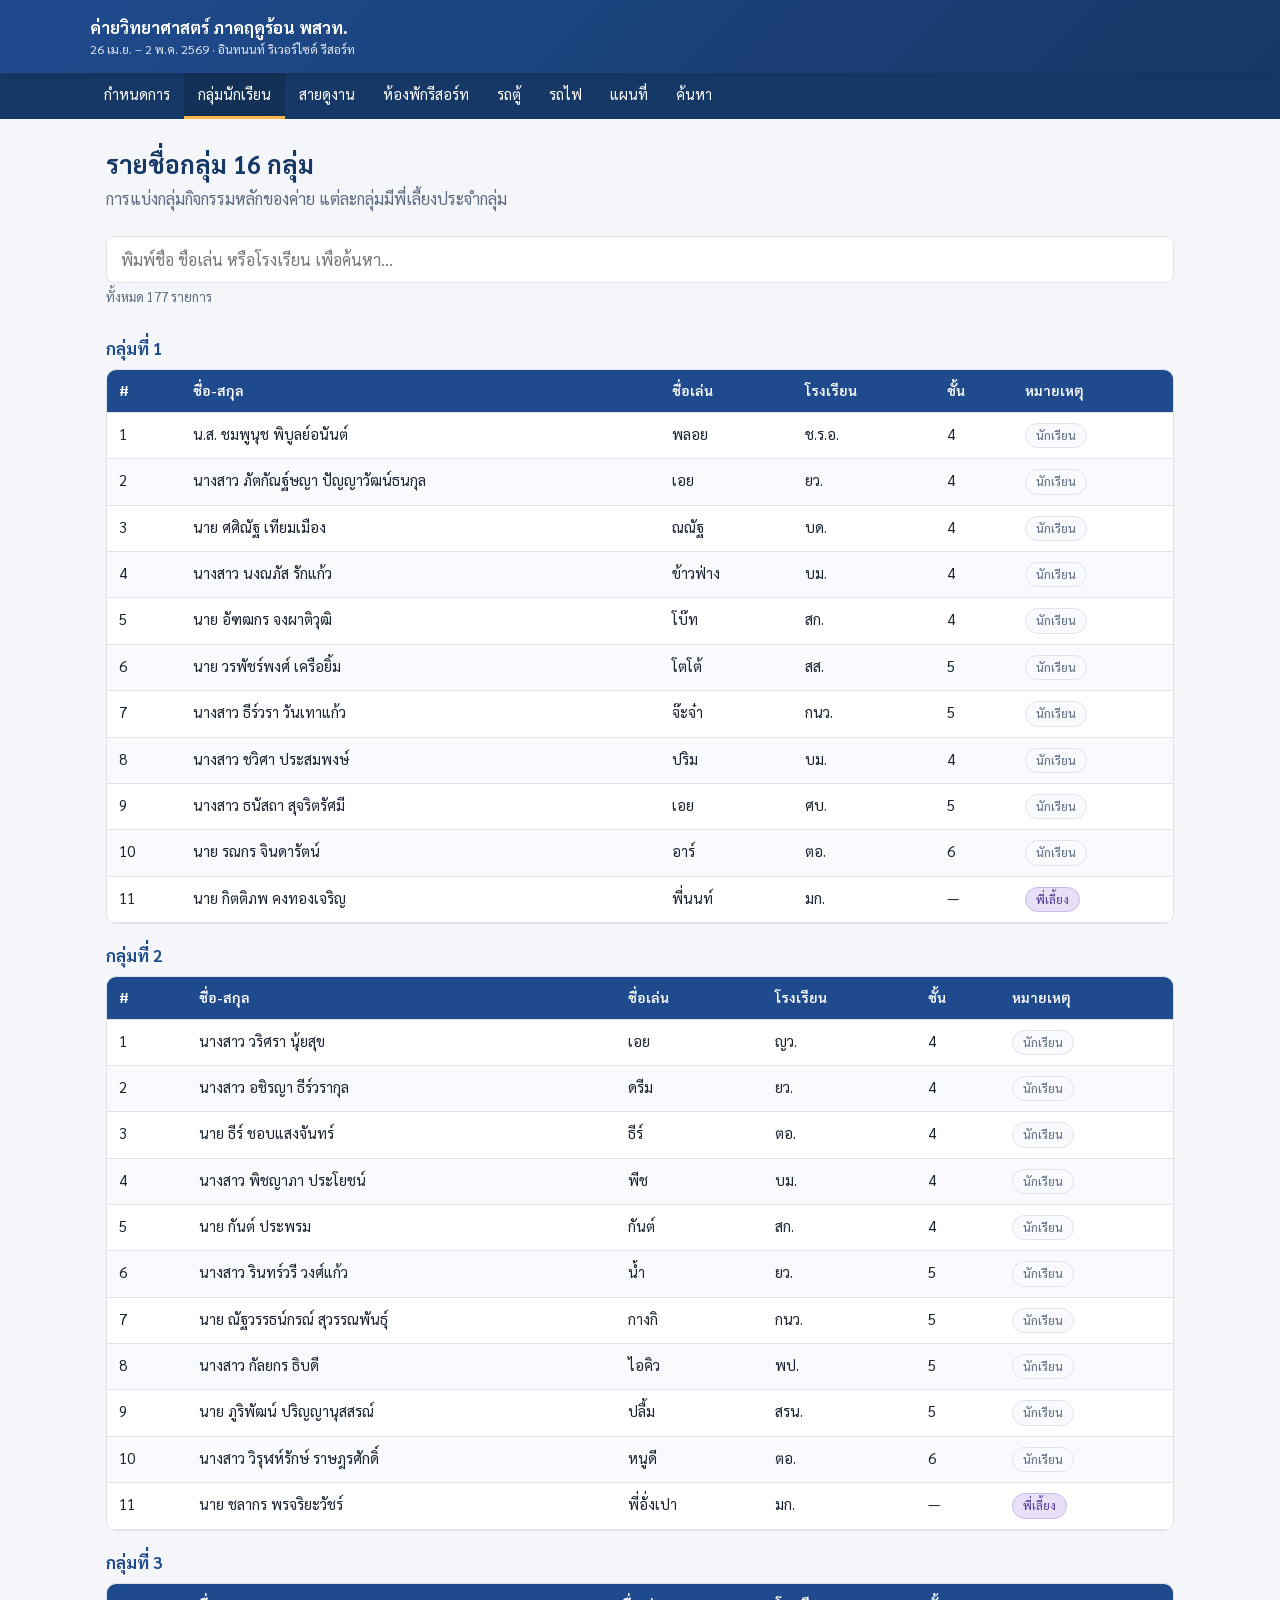
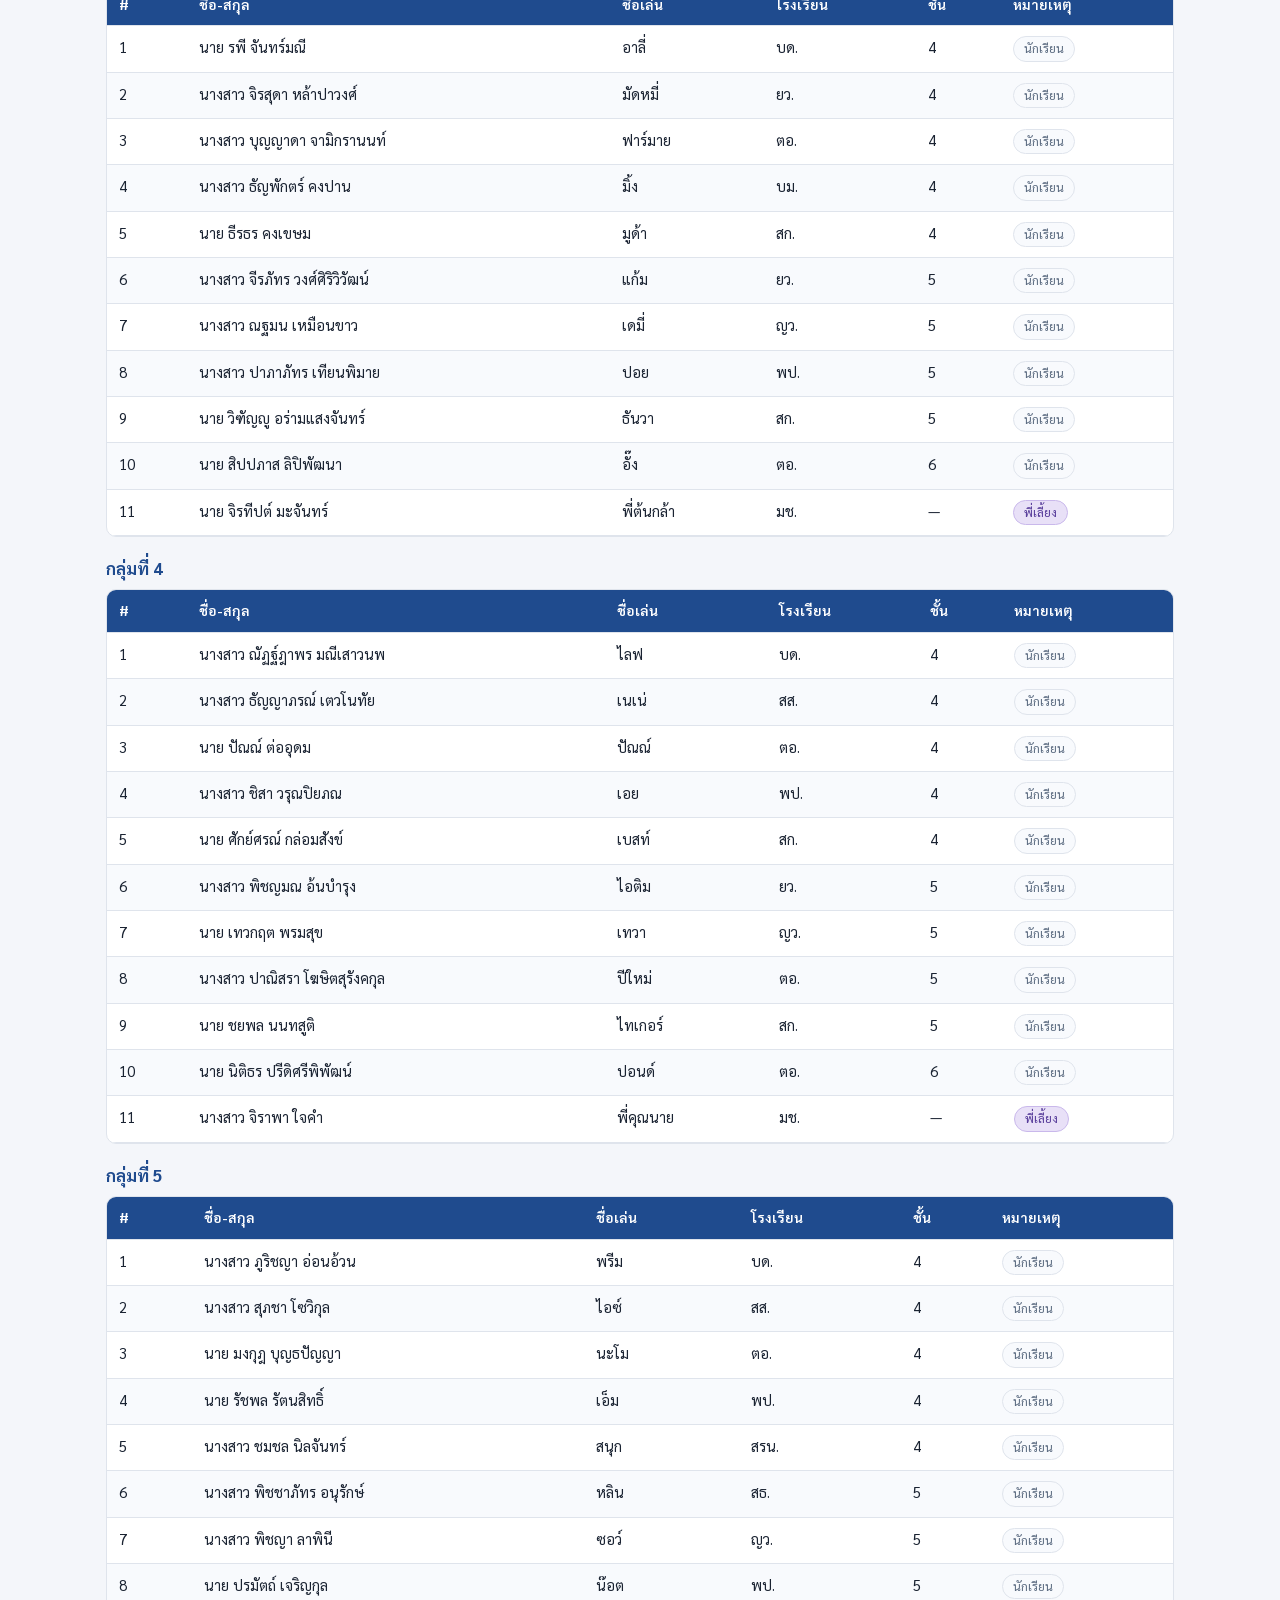
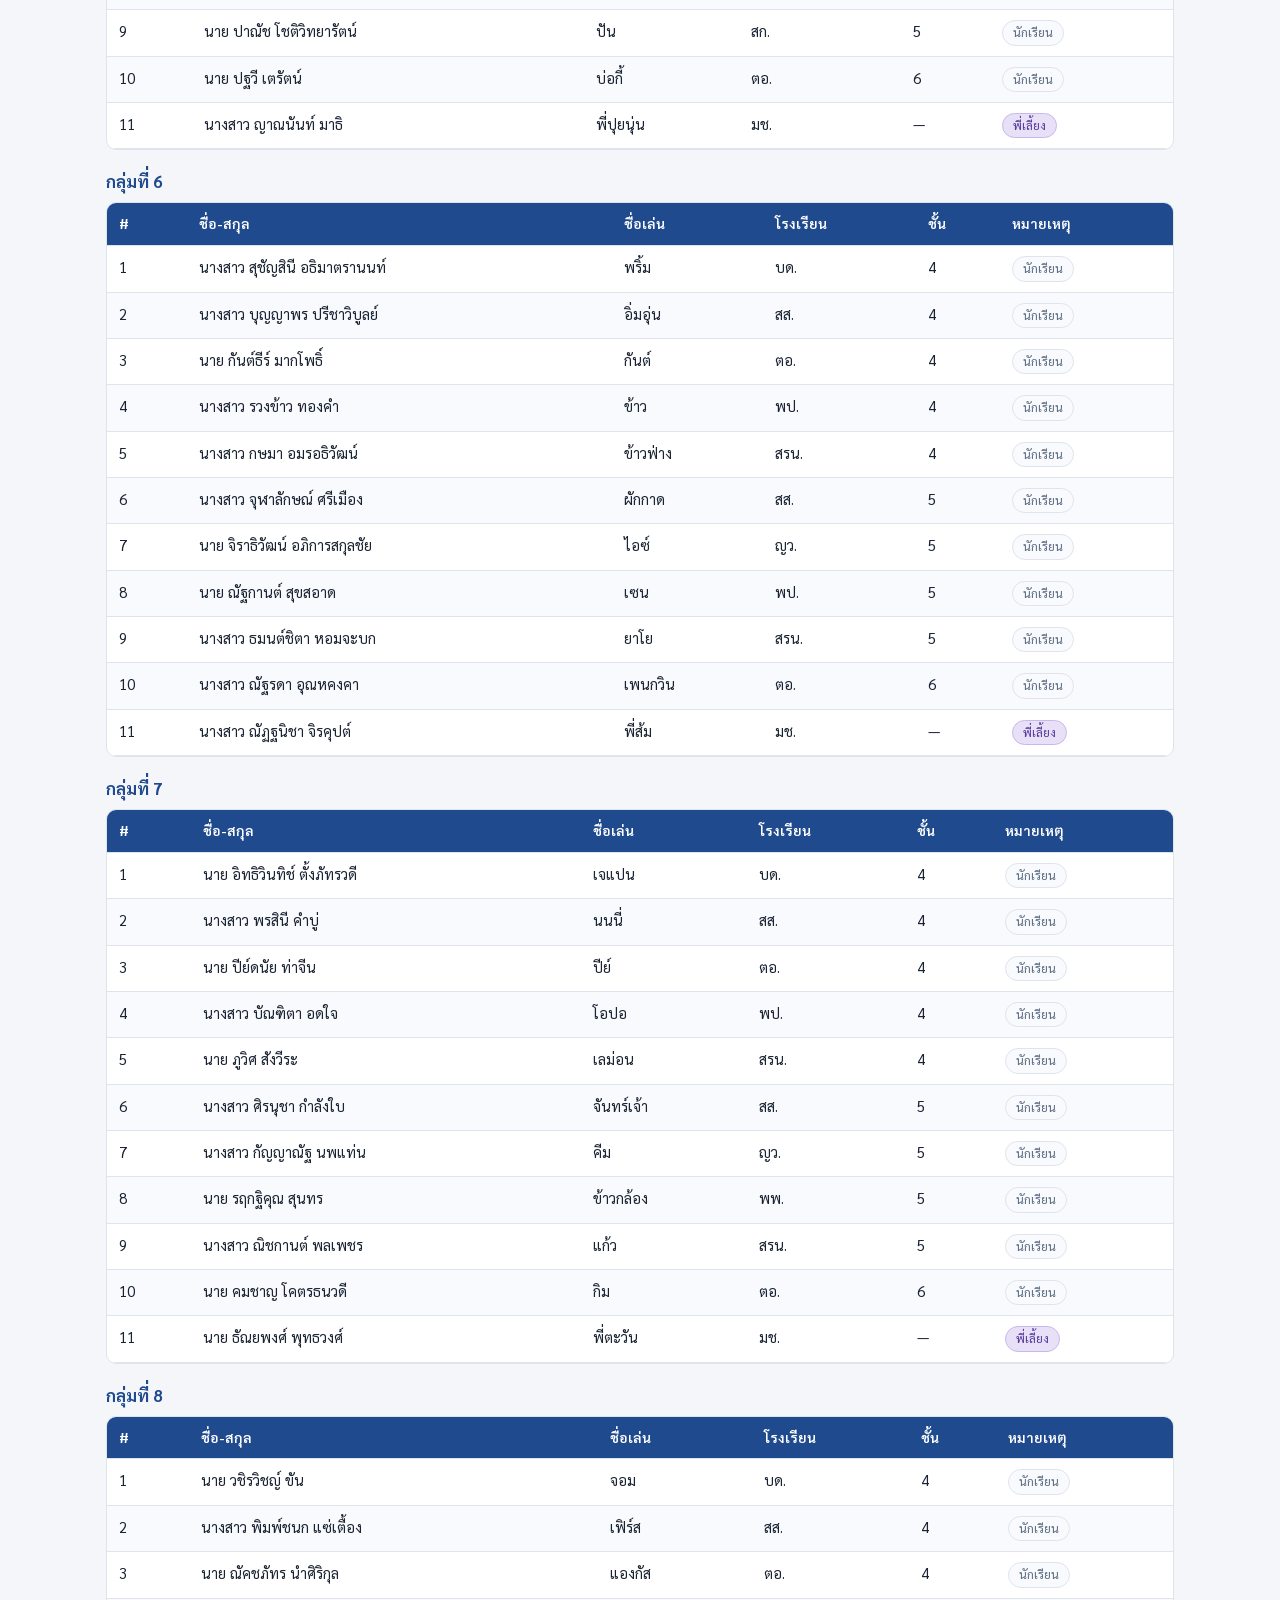
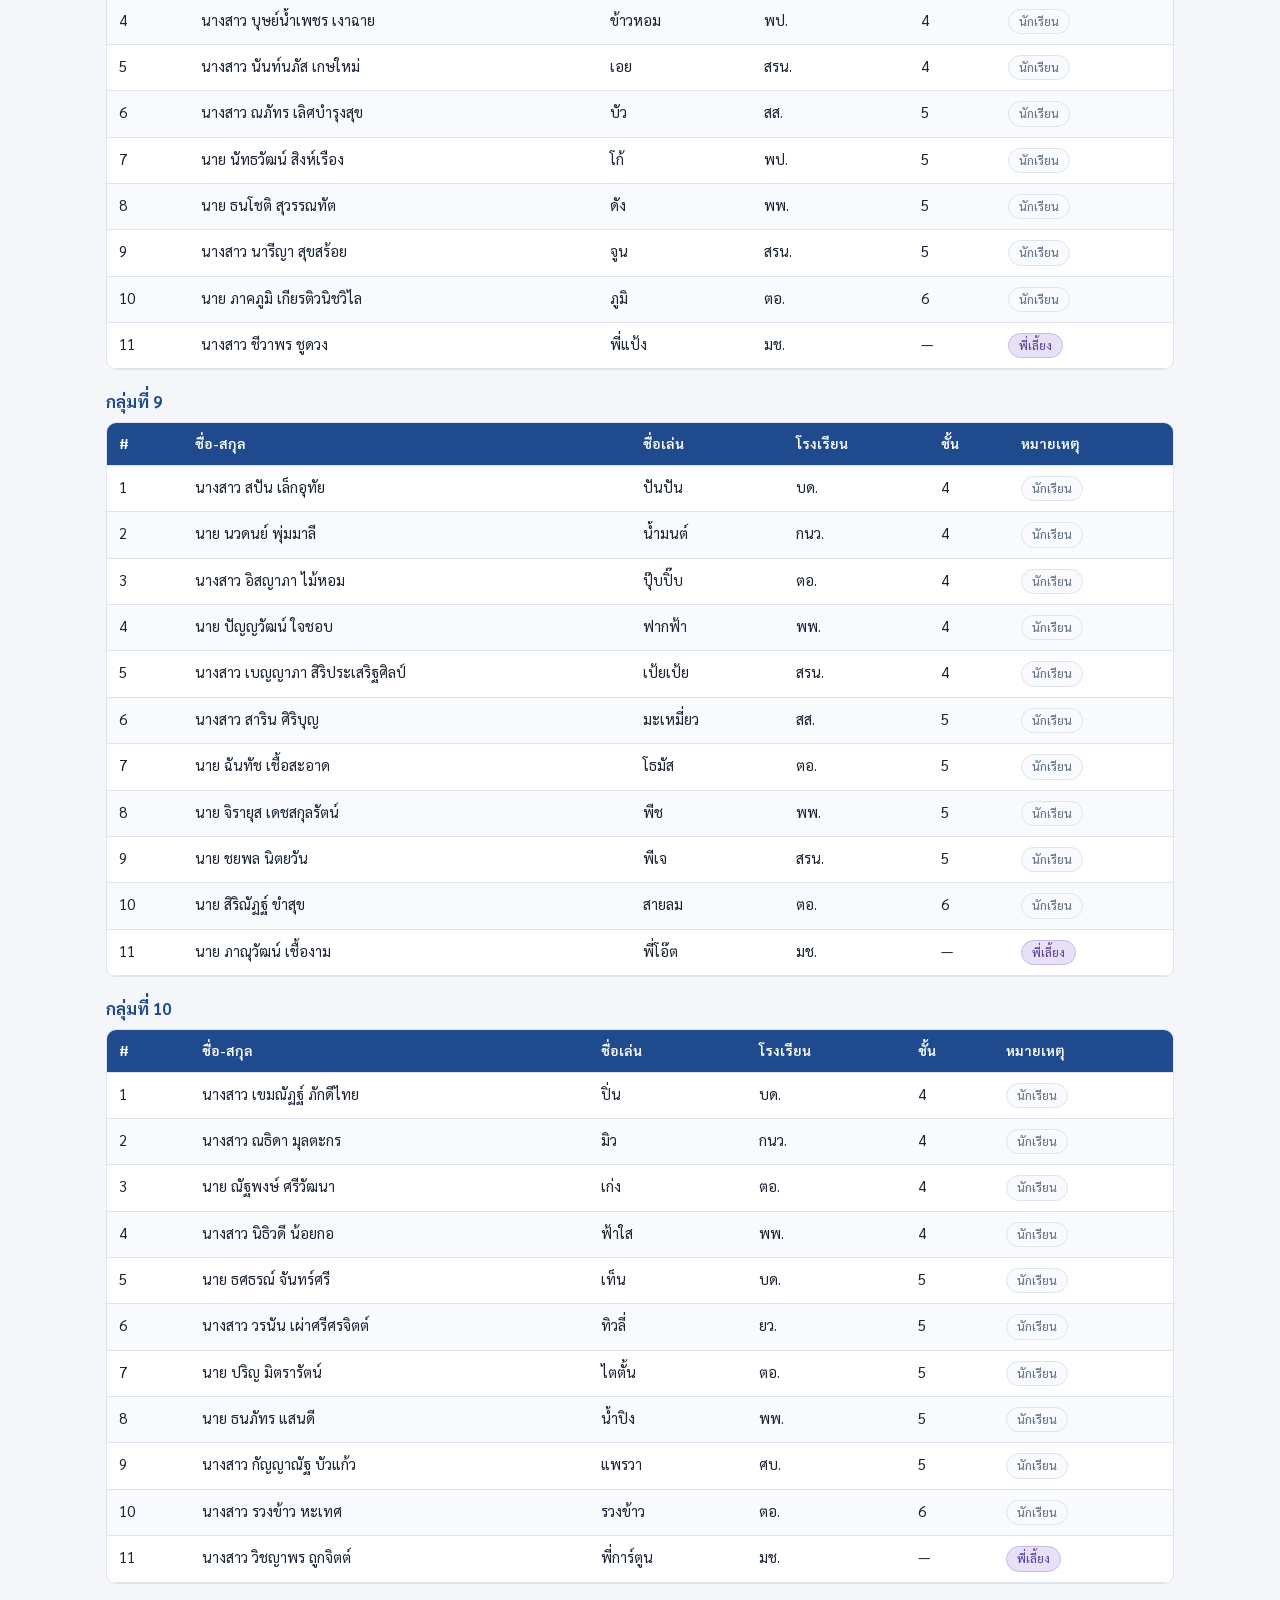
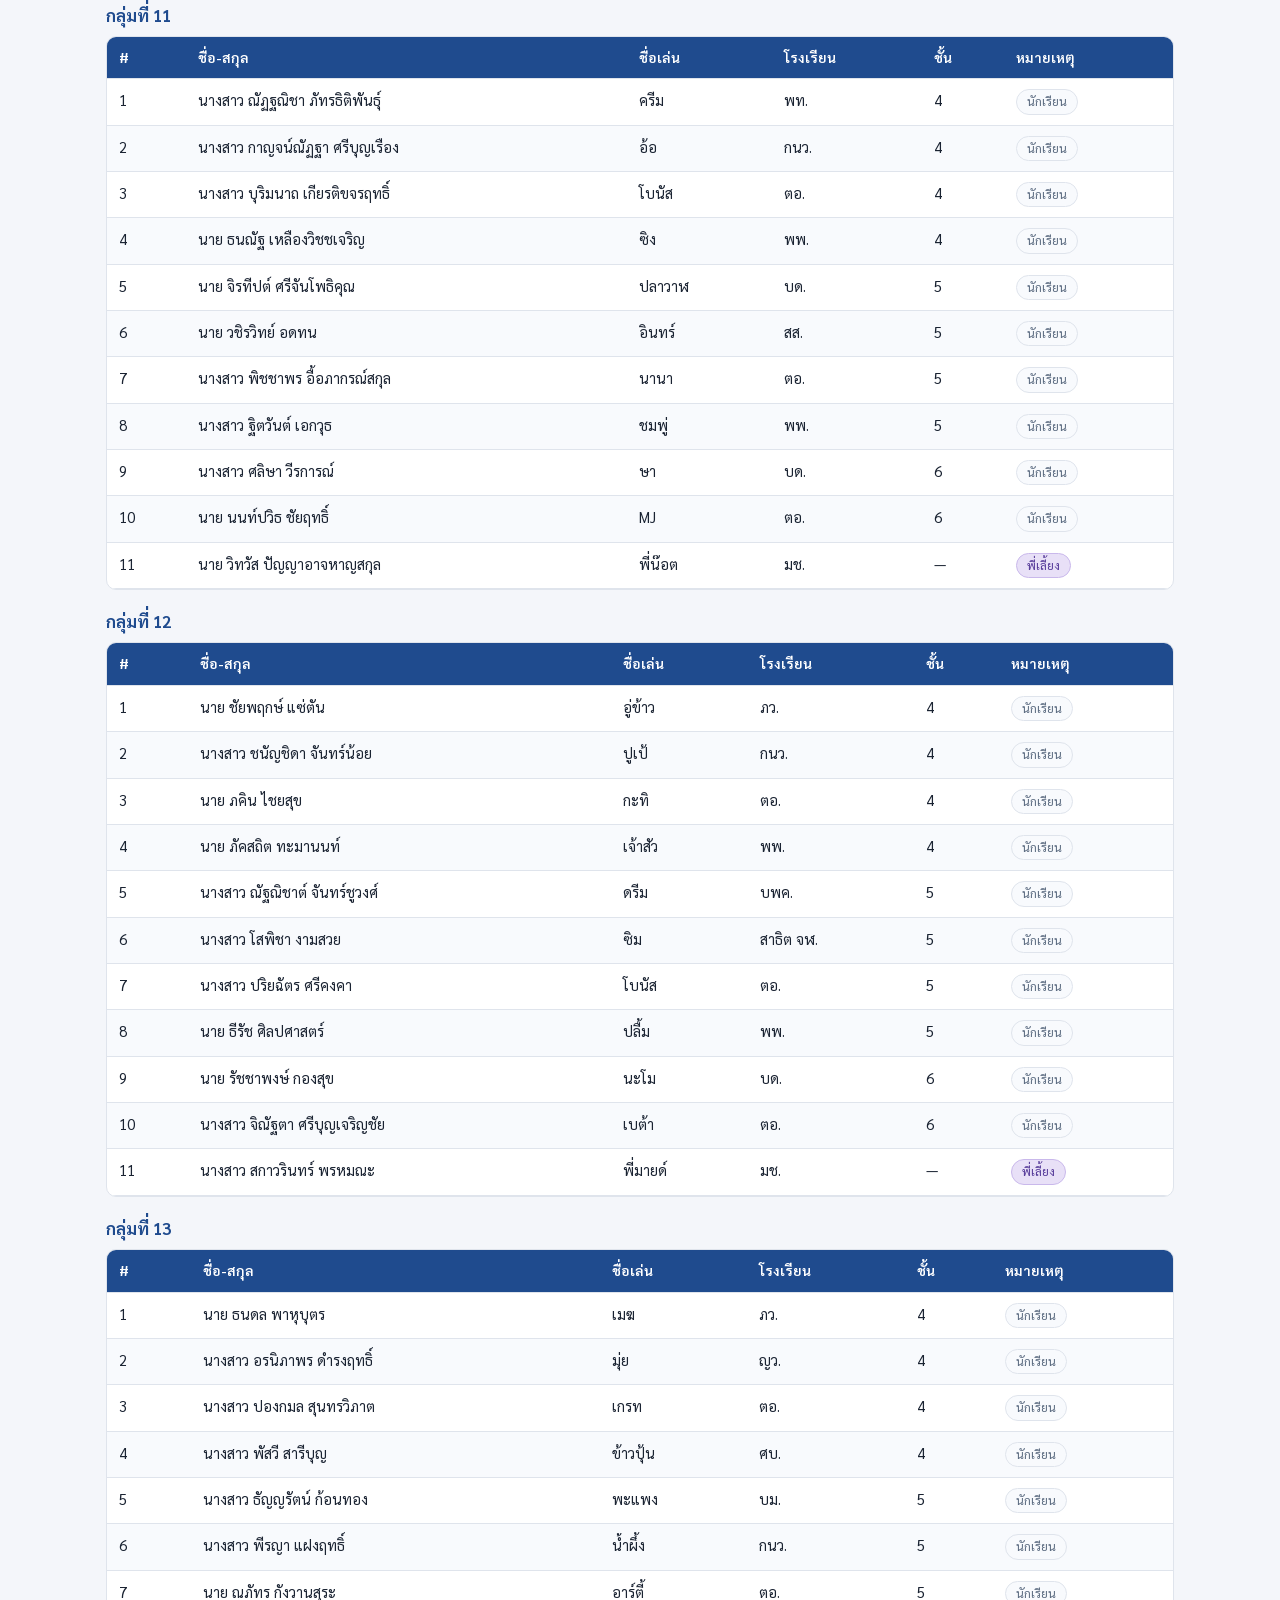
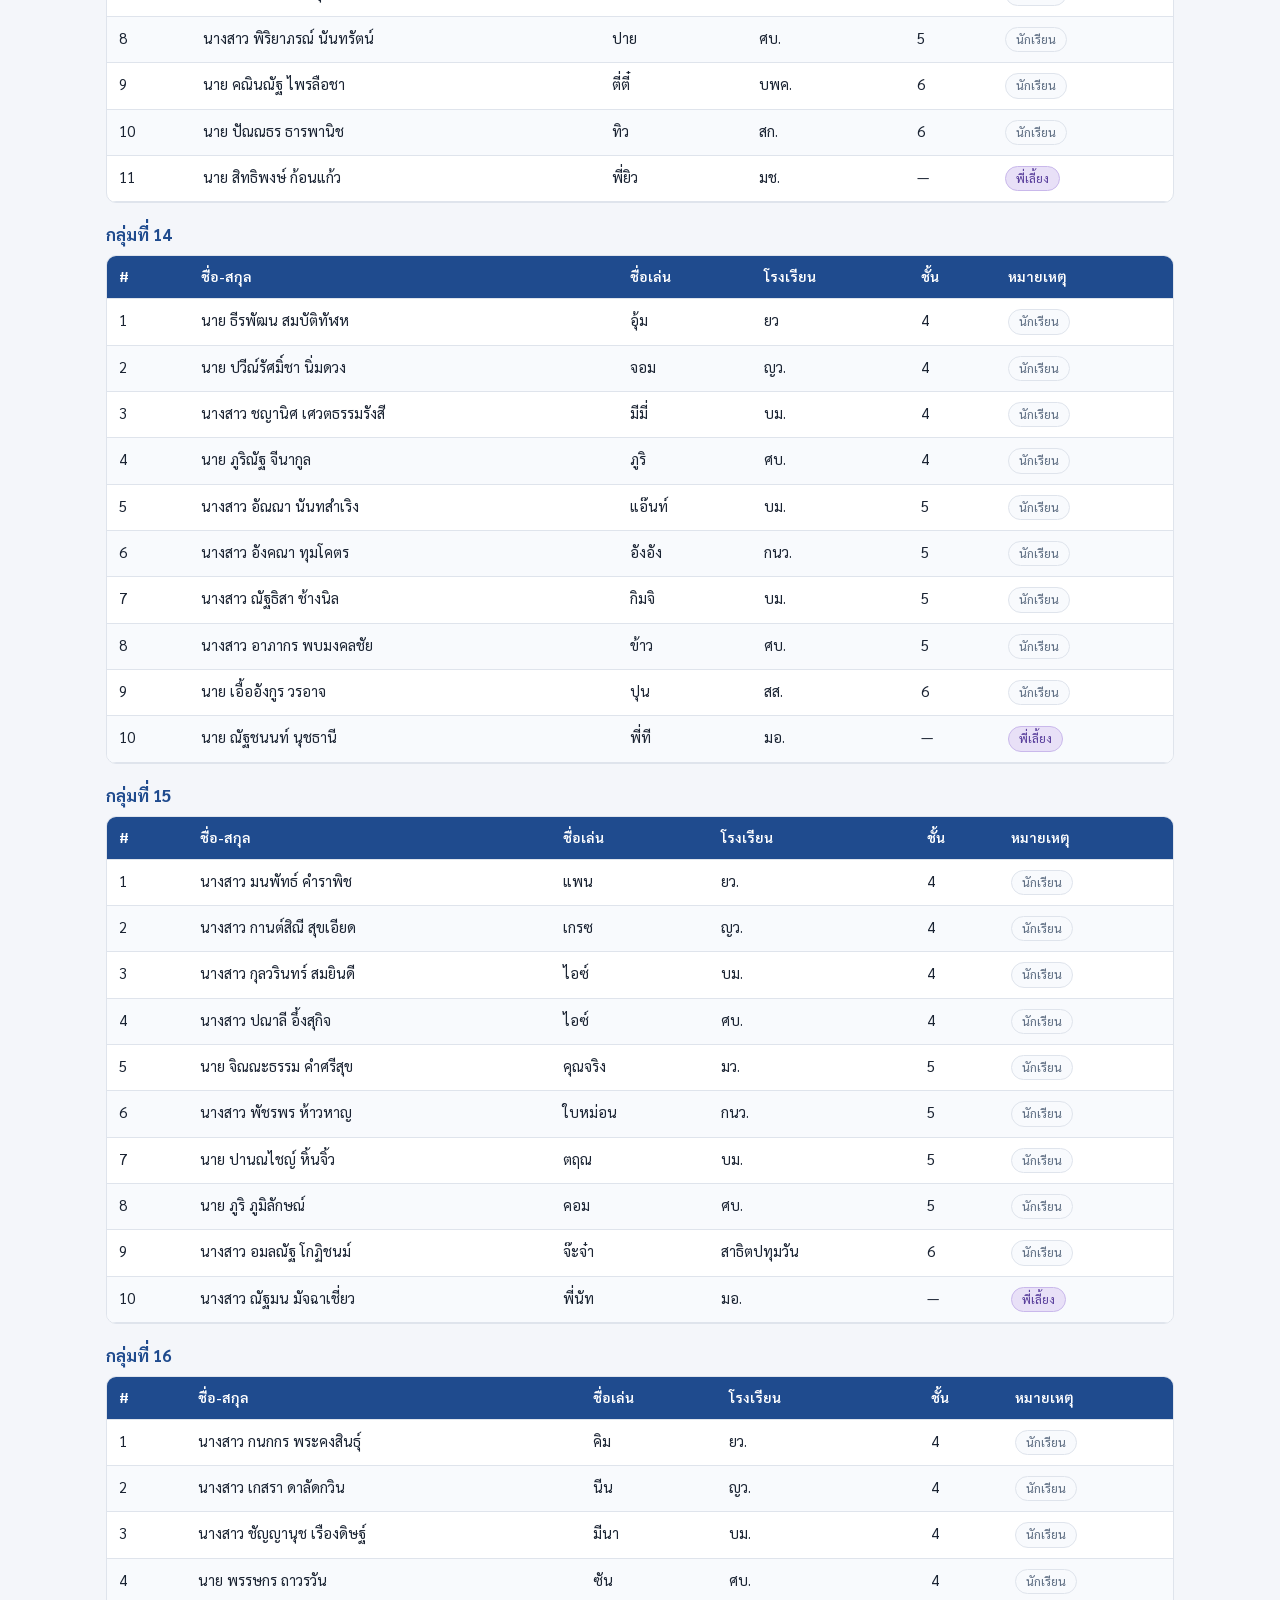
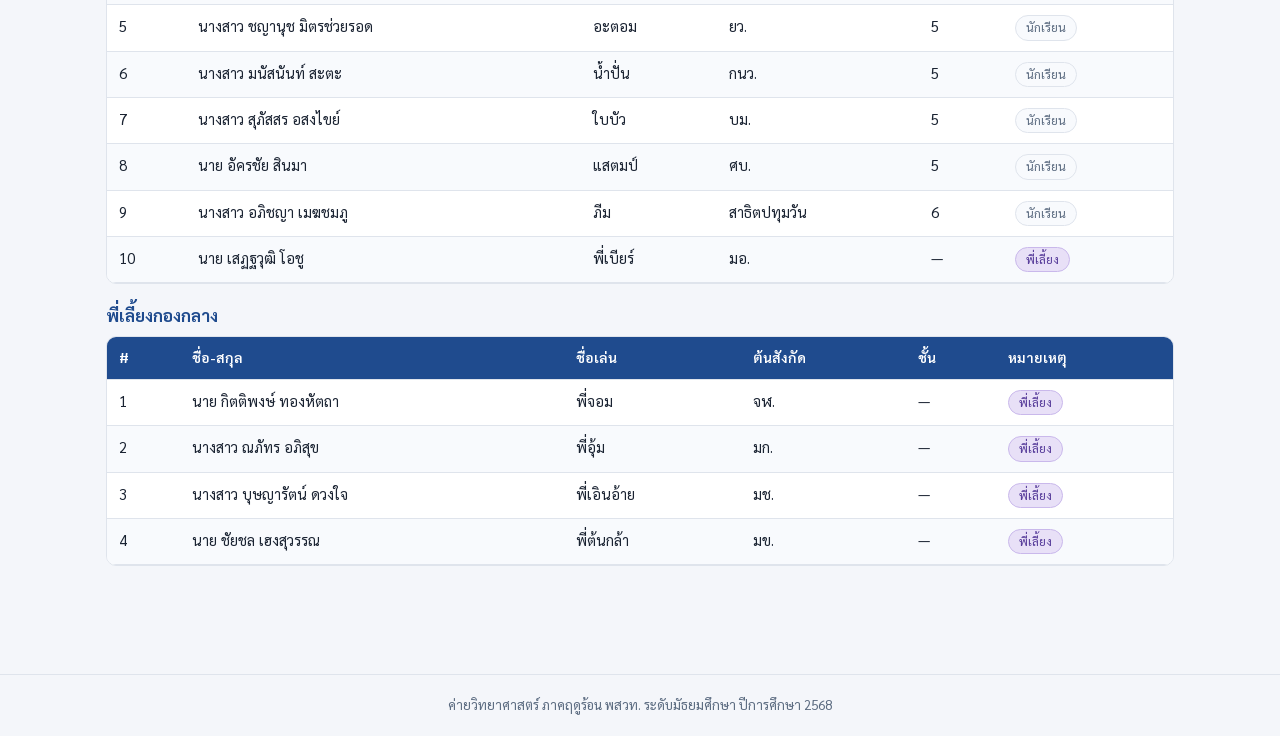
<file: dpst25/groups.html>
<!DOCTYPE html>
<html lang="th">
<head>
<meta charset="UTF-8">
<meta name="viewport" content="width=device-width, initial-scale=1">
<title>รายชื่อกลุ่ม 16 กลุ่ม | ค่ายวิทยาศาสตร์ พสวท. 2568</title>
<link rel="stylesheet" href="assets/style.css">
<link rel="preconnect" href="https://fonts.googleapis.com">
<link rel="preconnect" href="https://fonts.gstatic.com" crossorigin>
<link href="https://fonts.googleapis.com/css2?family=Sarabun:wght@400;600;700&display=swap" rel="stylesheet">
</head>
<body>
<header class="site-header">
  <div class="wrap">
    <div class="brand">ค่ายวิทยาศาสตร์ ภาคฤดูร้อน พสวท.<small>26 เม.ย. – 2 พ.ค. 2569 · อินทนนท์ ริเวอร์ไซด์ รีสอร์ท</small></div>
    <button class="menu-toggle" aria-label="Menu">เมนู ☰</button>
  </div>
</header>
<nav class="site-nav">
  <div class="wrap">
    <a href="index.html">กำหนดการ</a>
    <a href="groups.html" class="active">กลุ่มนักเรียน</a>
    <a href="field-trip.html">สายดูงาน</a>
    <a href="accommodation.html">ห้องพักรีสอร์ท</a>
    <a href="vans.html">รถตู้</a>
    <a href="train.html">รถไฟ</a>
    <a href="map.html">แผนที่</a>
    <a href="search.html">ค้นหา</a>
  </div>
</nav>
<main>

  <h1>รายชื่อกลุ่ม 16 กลุ่ม</h1>
  <p class="lead">การแบ่งกลุ่มกิจกรรมหลักของค่าย แต่ละกลุ่มมีพี่เลี้ยงประจำกลุ่ม</p>
  <div class="search-bar">
    <input id="search-input" type="search" placeholder="พิมพ์ชื่อ ชื่อเล่น หรือโรงเรียน เพื่อค้นหา…" autocomplete="off">
    <div class="search-stats" id="search-stats"></div>
  </div>

  <div class="table-section">
    <h3>กลุ่มที่ 1</h3>
    <div class="table-wrap">
      <table data-searchable>
        <thead><tr><th>#</th><th>ชื่อ-สกุล</th><th>ชื่อเล่น</th><th>โรงเรียน</th><th>ชั้น</th><th>หมายเหตุ</th></tr></thead>
        <tbody>
<tr><td>1</td><td>น.ส. ชมพูนุช พิบูลย์อนันต์</td><td>พลอย</td><td>ช.ร.อ.</td><td>4</td><td><span class="badge">นักเรียน</span></td></tr>
<tr><td>2</td><td>นางสาว ภัตกัณฐ์ษญา ปัญญาวัฒน์ธนกุล</td><td>เอย</td><td>ยว.</td><td>4</td><td><span class="badge">นักเรียน</span></td></tr>
<tr><td>3</td><td>นาย ศศิณัฐ เทียมเมือง</td><td>ณณัฐ</td><td>บด.</td><td>4</td><td><span class="badge">นักเรียน</span></td></tr>
<tr><td>4</td><td>นางสาว นงณภัส รักแก้ว</td><td>ข้าวฟ่าง</td><td>บม.</td><td>4</td><td><span class="badge">นักเรียน</span></td></tr>
<tr><td>5</td><td>นาย อัฑฒกร จงผาติวุฒิ</td><td>โบ๊ท</td><td>สก.</td><td>4</td><td><span class="badge">นักเรียน</span></td></tr>
<tr><td>6</td><td>นาย วรพัชร์พงศ์ เครือยิ้ม</td><td>โตโต้</td><td>สส.</td><td>5</td><td><span class="badge">นักเรียน</span></td></tr>
<tr><td>7</td><td>นางสาว ธีร์วรา วันเทาแก้ว</td><td>จ๊ะจ๋า</td><td>กนว.</td><td>5</td><td><span class="badge">นักเรียน</span></td></tr>
<tr><td>8</td><td>นางสาว ชวิศา ประสมพงษ์</td><td>ปริม</td><td>บม.</td><td>4</td><td><span class="badge">นักเรียน</span></td></tr>
<tr><td>9</td><td>นางสาว ธนัสถา สุจริตรัศมี</td><td>เอย</td><td>ศบ.</td><td>5</td><td><span class="badge">นักเรียน</span></td></tr>
<tr><td>10</td><td>นาย รณกร จินดารัตน์</td><td>อาร์</td><td>ตอ.</td><td>6</td><td><span class="badge">นักเรียน</span></td></tr>
<tr><td>11</td><td>นาย กิตติภพ คงทองเจริญ</td><td>พี่นนท์</td><td>มก.</td><td>—</td><td><span class="badge staff">พี่เลี้ยง</span></td></tr>
        </tbody>
      </table>
    </div>
  </div>

  <div class="table-section">
    <h3>กลุ่มที่ 2</h3>
    <div class="table-wrap">
      <table data-searchable>
        <thead><tr><th>#</th><th>ชื่อ-สกุล</th><th>ชื่อเล่น</th><th>โรงเรียน</th><th>ชั้น</th><th>หมายเหตุ</th></tr></thead>
        <tbody>
<tr><td>1</td><td>นางสาว วริศรา นุ้ยสุข</td><td>เอย</td><td>ญว.</td><td>4</td><td><span class="badge">นักเรียน</span></td></tr>
<tr><td>2</td><td>นางสาว อชิรญา ธีร์วรากุล</td><td>ดรีม</td><td>ยว.</td><td>4</td><td><span class="badge">นักเรียน</span></td></tr>
<tr><td>3</td><td>นาย ธีร์ ชอบแสงจันทร์</td><td>ธีร์</td><td>ตอ.</td><td>4</td><td><span class="badge">นักเรียน</span></td></tr>
<tr><td>4</td><td>นางสาว พิชญาภา ประโยชน์</td><td>พีช</td><td>บม.</td><td>4</td><td><span class="badge">นักเรียน</span></td></tr>
<tr><td>5</td><td>นาย กันต์ ประพรม</td><td>กันต์</td><td>สก.</td><td>4</td><td><span class="badge">นักเรียน</span></td></tr>
<tr><td>6</td><td>นางสาว รินทร์วรี วงศ์แก้ว</td><td>น้ำ</td><td>ยว.</td><td>5</td><td><span class="badge">นักเรียน</span></td></tr>
<tr><td>7</td><td>นาย ณัฐวรรธน์กรณ์ สุวรรณพันธุ์</td><td>กางกิ</td><td>กนว.</td><td>5</td><td><span class="badge">นักเรียน</span></td></tr>
<tr><td>8</td><td>นางสาว กัลยกร ธิบดี</td><td>ไอคิว</td><td>พป.</td><td>5</td><td><span class="badge">นักเรียน</span></td></tr>
<tr><td>9</td><td>นาย ภูริพัฒน์ ปริญญานุสสรณ์</td><td>ปลื้ม</td><td>สรน.</td><td>5</td><td><span class="badge">นักเรียน</span></td></tr>
<tr><td>10</td><td>นางสาว วิรุฬห์รักษ์ ราษฎรศักดิ์</td><td>หนูดี</td><td>ตอ.</td><td>6</td><td><span class="badge">นักเรียน</span></td></tr>
<tr><td>11</td><td>นาย ชลากร พรจริยะวัชร์</td><td>พี่อั่งเปา</td><td>มก.</td><td>—</td><td><span class="badge staff">พี่เลี้ยง</span></td></tr>
        </tbody>
      </table>
    </div>
  </div>

  <div class="table-section">
    <h3>กลุ่มที่ 3</h3>
    <div class="table-wrap">
      <table data-searchable>
        <thead><tr><th>#</th><th>ชื่อ-สกุล</th><th>ชื่อเล่น</th><th>โรงเรียน</th><th>ชั้น</th><th>หมายเหตุ</th></tr></thead>
        <tbody>
<tr><td>1</td><td>นาย รพี จันทร์มณี</td><td>อาลี่</td><td>บด.</td><td>4</td><td><span class="badge">นักเรียน</span></td></tr>
<tr><td>2</td><td>นางสาว จิรสุดา หล้าปาวงศ์</td><td>มัดหมี่</td><td>ยว.</td><td>4</td><td><span class="badge">นักเรียน</span></td></tr>
<tr><td>3</td><td>นางสาว บุญญาดา จามิกรานนท์</td><td>ฟาร์มาย</td><td>ตอ.</td><td>4</td><td><span class="badge">นักเรียน</span></td></tr>
<tr><td>4</td><td>นางสาว ธัญพักตร์ คงปาน</td><td>มิ้ง</td><td>บม.</td><td>4</td><td><span class="badge">นักเรียน</span></td></tr>
<tr><td>5</td><td>นาย ธีรธร คงเขษม</td><td>มูด้า</td><td>สก.</td><td>4</td><td><span class="badge">นักเรียน</span></td></tr>
<tr><td>6</td><td>นางสาว จีรภัทร วงศ์ศิริวิวัฒน์</td><td>แก้ม</td><td>ยว.</td><td>5</td><td><span class="badge">นักเรียน</span></td></tr>
<tr><td>7</td><td>นางสาว ณฐมน เหมือนขาว</td><td>เดมี่</td><td>ญว.</td><td>5</td><td><span class="badge">นักเรียน</span></td></tr>
<tr><td>8</td><td>นางสาว ปาภาภัทร เทียนพิมาย</td><td>ปอย</td><td>พป.</td><td>5</td><td><span class="badge">นักเรียน</span></td></tr>
<tr><td>9</td><td>นาย วิฑัญญู อร่ามแสงจันทร์</td><td>ธันวา</td><td>สก.</td><td>5</td><td><span class="badge">นักเรียน</span></td></tr>
<tr><td>10</td><td>นาย สิปปภาส ลิปิพัฒนา</td><td>อั๊ง</td><td>ตอ.</td><td>6</td><td><span class="badge">นักเรียน</span></td></tr>
<tr><td>11</td><td>นาย จิรทีปต์ มะจันทร์</td><td>พี่ต้นกล้า</td><td>มช.</td><td>—</td><td><span class="badge staff">พี่เลี้ยง</span></td></tr>
        </tbody>
      </table>
    </div>
  </div>

  <div class="table-section">
    <h3>กลุ่มที่ 4</h3>
    <div class="table-wrap">
      <table data-searchable>
        <thead><tr><th>#</th><th>ชื่อ-สกุล</th><th>ชื่อเล่น</th><th>โรงเรียน</th><th>ชั้น</th><th>หมายเหตุ</th></tr></thead>
        <tbody>
<tr><td>1</td><td>นางสาว ณัฏฐ์ฎาพร มณีเสาวนพ</td><td>ไลฟ</td><td>บด.</td><td>4</td><td><span class="badge">นักเรียน</span></td></tr>
<tr><td>2</td><td>นางสาว ธัญญาภรณ์ เตวโนทัย</td><td>เนเน่</td><td>สส.</td><td>4</td><td><span class="badge">นักเรียน</span></td></tr>
<tr><td>3</td><td>นาย ปัณณ์ ต่ออุดม</td><td>ปัณณ์</td><td>ตอ.</td><td>4</td><td><span class="badge">นักเรียน</span></td></tr>
<tr><td>4</td><td>นางสาว ชิสา วรุณปิยภณ</td><td>เอย</td><td>พป.</td><td>4</td><td><span class="badge">นักเรียน</span></td></tr>
<tr><td>5</td><td>นาย ศักย์ศรณ์ กล่อมสังข์</td><td>เบสท์</td><td>สก.</td><td>4</td><td><span class="badge">นักเรียน</span></td></tr>
<tr><td>6</td><td>นางสาว พิชญมณ อ้นบำรุง</td><td>ไอติม</td><td>ยว.</td><td>5</td><td><span class="badge">นักเรียน</span></td></tr>
<tr><td>7</td><td>นาย เทวกฤต พรมสุข</td><td>เทวา</td><td>ญว.</td><td>5</td><td><span class="badge">นักเรียน</span></td></tr>
<tr><td>8</td><td>นางสาว ปาณิสรา โฆษิตสุรังคกุล</td><td>ปีใหม่</td><td>ตอ.</td><td>5</td><td><span class="badge">นักเรียน</span></td></tr>
<tr><td>9</td><td>นาย ชยพล นนทสูติ</td><td>ไทเกอร์</td><td>สก.</td><td>5</td><td><span class="badge">นักเรียน</span></td></tr>
<tr><td>10</td><td>นาย นิติธร ปรีดิศรีพิพัฒน์</td><td>ปอนด์</td><td>ตอ.</td><td>6</td><td><span class="badge">นักเรียน</span></td></tr>
<tr><td>11</td><td>นางสาว จิราพา ใจคำ</td><td>พี่คุณนาย</td><td>มช.</td><td>—</td><td><span class="badge staff">พี่เลี้ยง</span></td></tr>
        </tbody>
      </table>
    </div>
  </div>

  <div class="table-section">
    <h3>กลุ่มที่ 5</h3>
    <div class="table-wrap">
      <table data-searchable>
        <thead><tr><th>#</th><th>ชื่อ-สกุล</th><th>ชื่อเล่น</th><th>โรงเรียน</th><th>ชั้น</th><th>หมายเหตุ</th></tr></thead>
        <tbody>
<tr><td>1</td><td>นางสาว ภูริชญา อ่อนอ้วน</td><td>พรีม</td><td>บด.</td><td>4</td><td><span class="badge">นักเรียน</span></td></tr>
<tr><td>2</td><td>นางสาว สุภชา โซวิกุล</td><td>ไอซ์</td><td>สส.</td><td>4</td><td><span class="badge">นักเรียน</span></td></tr>
<tr><td>3</td><td>นาย มงกุฎ บุญธปัญญา</td><td>นะโม</td><td>ตอ.</td><td>4</td><td><span class="badge">นักเรียน</span></td></tr>
<tr><td>4</td><td>นาย รัชพล รัตนสิทธิ์</td><td>เอ็ม</td><td>พป.</td><td>4</td><td><span class="badge">นักเรียน</span></td></tr>
<tr><td>5</td><td>นางสาว ชมชล นิลจันทร์</td><td>สนุก</td><td>สรน.</td><td>4</td><td><span class="badge">นักเรียน</span></td></tr>
<tr><td>6</td><td>นางสาว พิชชาภัทร อนุรักษ์</td><td>หลิน</td><td>สธ.</td><td>5</td><td><span class="badge">นักเรียน</span></td></tr>
<tr><td>7</td><td>นางสาว พิชญา ลาพินี</td><td>ซอว์</td><td>ญว.</td><td>5</td><td><span class="badge">นักเรียน</span></td></tr>
<tr><td>8</td><td>นาย ปรมัตถ์ เจริญกุล</td><td>น๊อต</td><td>พป.</td><td>5</td><td><span class="badge">นักเรียน</span></td></tr>
<tr><td>9</td><td>นาย ปาณัช โชติวิทยารัตน์</td><td>ปัน</td><td>สก.</td><td>5</td><td><span class="badge">นักเรียน</span></td></tr>
<tr><td>10</td><td>นาย ปฐวี เตรัตน์</td><td>บ่อกี้</td><td>ตอ.</td><td>6</td><td><span class="badge">นักเรียน</span></td></tr>
<tr><td>11</td><td>นางสาว ญาณนันท์ มาธิ</td><td>พี่ปุยนุ่น</td><td>มช.</td><td>—</td><td><span class="badge staff">พี่เลี้ยง</span></td></tr>
        </tbody>
      </table>
    </div>
  </div>

  <div class="table-section">
    <h3>กลุ่มที่ 6</h3>
    <div class="table-wrap">
      <table data-searchable>
        <thead><tr><th>#</th><th>ชื่อ-สกุล</th><th>ชื่อเล่น</th><th>โรงเรียน</th><th>ชั้น</th><th>หมายเหตุ</th></tr></thead>
        <tbody>
<tr><td>1</td><td>นางสาว สุชัญสินี อธิมาตรานนท์</td><td>พริ้ม</td><td>บด.</td><td>4</td><td><span class="badge">นักเรียน</span></td></tr>
<tr><td>2</td><td>นางสาว บุญญาพร ปรีชาวิบูลย์</td><td>อิ่มอุ่น</td><td>สส.</td><td>4</td><td><span class="badge">นักเรียน</span></td></tr>
<tr><td>3</td><td>นาย กันต์ธีร์ มากโพธิ์</td><td>กันต์</td><td>ตอ.</td><td>4</td><td><span class="badge">นักเรียน</span></td></tr>
<tr><td>4</td><td>นางสาว รวงข้าว ทองคำ</td><td>ข้าว</td><td>พป.</td><td>4</td><td><span class="badge">นักเรียน</span></td></tr>
<tr><td>5</td><td>นางสาว กษมา อมรอธิวัฒน์</td><td>ข้าวฟ่าง</td><td>สรน.</td><td>4</td><td><span class="badge">นักเรียน</span></td></tr>
<tr><td>6</td><td>นางสาว จุฬาลักษณ์ ศรีเมือง</td><td>ผักกาด</td><td>สส.</td><td>5</td><td><span class="badge">นักเรียน</span></td></tr>
<tr><td>7</td><td>นาย จิราธิวัฒน์ อภิการสกุลชัย</td><td>ไอซ์</td><td>ญว.</td><td>5</td><td><span class="badge">นักเรียน</span></td></tr>
<tr><td>8</td><td>นาย ณัฐกานต์ สุขสอาด</td><td>เซน</td><td>พป.</td><td>5</td><td><span class="badge">นักเรียน</span></td></tr>
<tr><td>9</td><td>นางสาว ธมนต์ชิตา หอมจะบก</td><td>ยาโย</td><td>สรน.</td><td>5</td><td><span class="badge">นักเรียน</span></td></tr>
<tr><td>10</td><td>นางสาว ณัฐรดา อุณหคงคา</td><td>เพนกวิน</td><td>ตอ.</td><td>6</td><td><span class="badge">นักเรียน</span></td></tr>
<tr><td>11</td><td>นางสาว ณัฏฐนิชา จิรคุปต์</td><td>พี่ส้ม</td><td>มช.</td><td>—</td><td><span class="badge staff">พี่เลี้ยง</span></td></tr>
        </tbody>
      </table>
    </div>
  </div>

  <div class="table-section">
    <h3>กลุ่มที่ 7</h3>
    <div class="table-wrap">
      <table data-searchable>
        <thead><tr><th>#</th><th>ชื่อ-สกุล</th><th>ชื่อเล่น</th><th>โรงเรียน</th><th>ชั้น</th><th>หมายเหตุ</th></tr></thead>
        <tbody>
<tr><td>1</td><td>นาย อิทธิวินทิช์ ตั้งภัทรวดี</td><td>เจแปน</td><td>บด.</td><td>4</td><td><span class="badge">นักเรียน</span></td></tr>
<tr><td>2</td><td>นางสาว พรสินี คำบู่</td><td>นนนี่</td><td>สส.</td><td>4</td><td><span class="badge">นักเรียน</span></td></tr>
<tr><td>3</td><td>นาย ปีย์ดนัย ท่าจีน</td><td>ปีย์</td><td>ตอ.</td><td>4</td><td><span class="badge">นักเรียน</span></td></tr>
<tr><td>4</td><td>นางสาว บัณฑิตา อดใจ</td><td>โอปอ</td><td>พป.</td><td>4</td><td><span class="badge">นักเรียน</span></td></tr>
<tr><td>5</td><td>นาย ภูวิศ สังวีระ</td><td>เลม่อน</td><td>สรน.</td><td>4</td><td><span class="badge">นักเรียน</span></td></tr>
<tr><td>6</td><td>นางสาว ศิรนุชา กำลังใบ</td><td>จันทร์เจ้า</td><td>สส.</td><td>5</td><td><span class="badge">นักเรียน</span></td></tr>
<tr><td>7</td><td>นางสาว กัญญาณัฐ นพแท่น</td><td>คีม</td><td>ญว.</td><td>5</td><td><span class="badge">นักเรียน</span></td></tr>
<tr><td>8</td><td>นาย รฤกฐิคุณ สุนทร</td><td>ข้าวกล้อง</td><td>พพ.</td><td>5</td><td><span class="badge">นักเรียน</span></td></tr>
<tr><td>9</td><td>นางสาว ณิชกานต์ พลเพชร</td><td>แก้ว</td><td>สรน.</td><td>5</td><td><span class="badge">นักเรียน</span></td></tr>
<tr><td>10</td><td>นาย คมชาญ โคตรธนวดี</td><td>กิม</td><td>ตอ.</td><td>6</td><td><span class="badge">นักเรียน</span></td></tr>
<tr><td>11</td><td>นาย ธัณยพงศ์ พุทธวงศ์</td><td>พี่ตะวัน</td><td>มช.</td><td>—</td><td><span class="badge staff">พี่เลี้ยง</span></td></tr>
        </tbody>
      </table>
    </div>
  </div>

  <div class="table-section">
    <h3>กลุ่มที่ 8</h3>
    <div class="table-wrap">
      <table data-searchable>
        <thead><tr><th>#</th><th>ชื่อ-สกุล</th><th>ชื่อเล่น</th><th>โรงเรียน</th><th>ชั้น</th><th>หมายเหตุ</th></tr></thead>
        <tbody>
<tr><td>1</td><td>นาย วชิรวิชญ์ ขัน</td><td>จอม</td><td>บด.</td><td>4</td><td><span class="badge">นักเรียน</span></td></tr>
<tr><td>2</td><td>นางสาว พิมพ์ชนก แซ่เตื้อง</td><td>เฟิร์ส</td><td>สส.</td><td>4</td><td><span class="badge">นักเรียน</span></td></tr>
<tr><td>3</td><td>นาย ณัคชภัทร นำศิริกุล</td><td>แองกัส</td><td>ตอ.</td><td>4</td><td><span class="badge">นักเรียน</span></td></tr>
<tr><td>4</td><td>นางสาว บุษย์น้ำเพชร เงาฉาย</td><td>ข้าวหอม</td><td>พป.</td><td>4</td><td><span class="badge">นักเรียน</span></td></tr>
<tr><td>5</td><td>นางสาว นันท์นภัส เกษใหม่</td><td>เอย</td><td>สรน.</td><td>4</td><td><span class="badge">นักเรียน</span></td></tr>
<tr><td>6</td><td>นางสาว ณภัทร เลิศบำรุงสุข</td><td>บัว</td><td>สส.</td><td>5</td><td><span class="badge">นักเรียน</span></td></tr>
<tr><td>7</td><td>นาย นัทธวัฒน์ สิงห์เรือง</td><td>โก้</td><td>พป.</td><td>5</td><td><span class="badge">นักเรียน</span></td></tr>
<tr><td>8</td><td>นาย ธนโชติ สุวรรณทัต</td><td>ดัง</td><td>พพ.</td><td>5</td><td><span class="badge">นักเรียน</span></td></tr>
<tr><td>9</td><td>นางสาว นารีญา สุขสร้อย</td><td>จูน</td><td>สรน.</td><td>5</td><td><span class="badge">นักเรียน</span></td></tr>
<tr><td>10</td><td>นาย ภาคภูมิ เกียรติวนิชวิไล</td><td>ภูมิ</td><td>ตอ.</td><td>6</td><td><span class="badge">นักเรียน</span></td></tr>
<tr><td>11</td><td>นางสาว ชีวาพร ชูดวง</td><td>พี่แป้ง</td><td>มช.</td><td>—</td><td><span class="badge staff">พี่เลี้ยง</span></td></tr>
        </tbody>
      </table>
    </div>
  </div>

  <div class="table-section">
    <h3>กลุ่มที่ 9</h3>
    <div class="table-wrap">
      <table data-searchable>
        <thead><tr><th>#</th><th>ชื่อ-สกุล</th><th>ชื่อเล่น</th><th>โรงเรียน</th><th>ชั้น</th><th>หมายเหตุ</th></tr></thead>
        <tbody>
<tr><td>1</td><td>นางสาว สปัน เล็กอุทัย</td><td>ปันปัน</td><td>บด.</td><td>4</td><td><span class="badge">นักเรียน</span></td></tr>
<tr><td>2</td><td>นาย นวดนย์ พุ่มมาลี</td><td>น้ำมนต์</td><td>กนว.</td><td>4</td><td><span class="badge">นักเรียน</span></td></tr>
<tr><td>3</td><td>นางสาว อิสญาภา ไม้หอม</td><td>ปุ๊บปิ๊บ</td><td>ตอ.</td><td>4</td><td><span class="badge">นักเรียน</span></td></tr>
<tr><td>4</td><td>นาย ปัญญวัฒน์ ใจชอบ</td><td>ฟากฟ้า</td><td>พพ.</td><td>4</td><td><span class="badge">นักเรียน</span></td></tr>
<tr><td>5</td><td>นางสาว เบญญาภา สิริประเสริฐศิลป์</td><td>เป้ยเป้ย</td><td>สรน.</td><td>4</td><td><span class="badge">นักเรียน</span></td></tr>
<tr><td>6</td><td>นางสาว สาริน ศิริบุญ</td><td>มะเหมี่ยว</td><td>สส.</td><td>5</td><td><span class="badge">นักเรียน</span></td></tr>
<tr><td>7</td><td>นาย ฉันทัช เชื้อสะอาด</td><td>โธมัส</td><td>ตอ.</td><td>5</td><td><span class="badge">นักเรียน</span></td></tr>
<tr><td>8</td><td>นาย จิรายุส เดชสกุลรัตน์</td><td>พีช</td><td>พพ.</td><td>5</td><td><span class="badge">นักเรียน</span></td></tr>
<tr><td>9</td><td>นาย ชยพล นิตยวัน</td><td>พีเจ</td><td>สรน.</td><td>5</td><td><span class="badge">นักเรียน</span></td></tr>
<tr><td>10</td><td>นาย สิริณัฏฐ์ ขำสุข</td><td>สายลม</td><td>ตอ.</td><td>6</td><td><span class="badge">นักเรียน</span></td></tr>
<tr><td>11</td><td>นาย ภาณุวัฒน์ เชื้องาม</td><td>พี่โอ๊ต</td><td>มช.</td><td>—</td><td><span class="badge staff">พี่เลี้ยง</span></td></tr>
        </tbody>
      </table>
    </div>
  </div>

  <div class="table-section">
    <h3>กลุ่มที่ 10</h3>
    <div class="table-wrap">
      <table data-searchable>
        <thead><tr><th>#</th><th>ชื่อ-สกุล</th><th>ชื่อเล่น</th><th>โรงเรียน</th><th>ชั้น</th><th>หมายเหตุ</th></tr></thead>
        <tbody>
<tr><td>1</td><td>นางสาว เขมณัฏฐ์ ภักดีไทย</td><td>ปิ่น</td><td>บด.</td><td>4</td><td><span class="badge">นักเรียน</span></td></tr>
<tr><td>2</td><td>นางสาว ณธิดา มุลตะกร</td><td>มิว</td><td>กนว.</td><td>4</td><td><span class="badge">นักเรียน</span></td></tr>
<tr><td>3</td><td>นาย ณัฐพงษ์ ศรีวัฒนา</td><td>เก่ง</td><td>ตอ.</td><td>4</td><td><span class="badge">นักเรียน</span></td></tr>
<tr><td>4</td><td>นางสาว นิธิวดี น้อยกอ</td><td>ฟ้าใส</td><td>พพ.</td><td>4</td><td><span class="badge">นักเรียน</span></td></tr>
<tr><td>5</td><td>นาย ธศธรณ์ จันทร์ศรี</td><td>เท็น</td><td>บด.</td><td>5</td><td><span class="badge">นักเรียน</span></td></tr>
<tr><td>6</td><td>นางสาว วรนัน เผ่าศรีศรจิตต์</td><td>ทิวลี่</td><td>ยว.</td><td>5</td><td><span class="badge">นักเรียน</span></td></tr>
<tr><td>7</td><td>นาย ปริญ มิตรารัตน์</td><td>ไตตั้น</td><td>ตอ.</td><td>5</td><td><span class="badge">นักเรียน</span></td></tr>
<tr><td>8</td><td>นาย ธนภัทร แสนดี</td><td>น้ำปิง</td><td>พพ.</td><td>5</td><td><span class="badge">นักเรียน</span></td></tr>
<tr><td>9</td><td>นางสาว กัญญาณัฐ บัวแก้ว</td><td>แพรวา</td><td>ศบ.</td><td>5</td><td><span class="badge">นักเรียน</span></td></tr>
<tr><td>10</td><td>นางสาว รวงข้าว หะเทศ</td><td>รวงข้าว</td><td>ตอ.</td><td>6</td><td><span class="badge">นักเรียน</span></td></tr>
<tr><td>11</td><td>นางสาว วิชญาพร ถูกจิตต์</td><td>พี่การ์ตูน</td><td>มช.</td><td>—</td><td><span class="badge staff">พี่เลี้ยง</span></td></tr>
        </tbody>
      </table>
    </div>
  </div>

  <div class="table-section">
    <h3>กลุ่มที่ 11</h3>
    <div class="table-wrap">
      <table data-searchable>
        <thead><tr><th>#</th><th>ชื่อ-สกุล</th><th>ชื่อเล่น</th><th>โรงเรียน</th><th>ชั้น</th><th>หมายเหตุ</th></tr></thead>
        <tbody>
<tr><td>1</td><td>นางสาว ณัฏฐณิชา ภัทรธิติพันธุ์</td><td>ครีม</td><td>พท.</td><td>4</td><td><span class="badge">นักเรียน</span></td></tr>
<tr><td>2</td><td>นางสาว กาญจน์ณัฏฐา ศรีบุญเรือง</td><td>อ้อ</td><td>กนว.</td><td>4</td><td><span class="badge">นักเรียน</span></td></tr>
<tr><td>3</td><td>นางสาว บุริมนาถ เกียรติขจรฤทธิ์</td><td>โบนัส</td><td>ตอ.</td><td>4</td><td><span class="badge">นักเรียน</span></td></tr>
<tr><td>4</td><td>นาย ธนณัฐ เหลืองวิชชเจริญ</td><td>ซิง</td><td>พพ.</td><td>4</td><td><span class="badge">นักเรียน</span></td></tr>
<tr><td>5</td><td>นาย จิรทีปต์ ศรีจันโพธิคุณ</td><td>ปลาวาฬ</td><td>บด.</td><td>5</td><td><span class="badge">นักเรียน</span></td></tr>
<tr><td>6</td><td>นาย วชิรวิทย์ อดทน</td><td>อินทร์</td><td>สส.</td><td>5</td><td><span class="badge">นักเรียน</span></td></tr>
<tr><td>7</td><td>นางสาว พิชชาพร อื้อภากรณ์สกุล</td><td>นานา</td><td>ตอ.</td><td>5</td><td><span class="badge">นักเรียน</span></td></tr>
<tr><td>8</td><td>นางสาว ฐิตวันต์ เอกวุธ</td><td>ชมพู่</td><td>พพ.</td><td>5</td><td><span class="badge">นักเรียน</span></td></tr>
<tr><td>9</td><td>นางสาว ศลิษา วีรการณ์</td><td>ษา</td><td>บด.</td><td>6</td><td><span class="badge">นักเรียน</span></td></tr>
<tr><td>10</td><td>นาย นนท์ปวิธ ชัยฤทธิ์</td><td>MJ</td><td>ตอ.</td><td>6</td><td><span class="badge">นักเรียน</span></td></tr>
<tr><td>11</td><td>นาย วิทวัส ปัญญาอาจหาญสกุล</td><td>พี่น๊อต</td><td>มช.</td><td>—</td><td><span class="badge staff">พี่เลี้ยง</span></td></tr>
        </tbody>
      </table>
    </div>
  </div>

  <div class="table-section">
    <h3>กลุ่มที่ 12</h3>
    <div class="table-wrap">
      <table data-searchable>
        <thead><tr><th>#</th><th>ชื่อ-สกุล</th><th>ชื่อเล่น</th><th>โรงเรียน</th><th>ชั้น</th><th>หมายเหตุ</th></tr></thead>
        <tbody>
<tr><td>1</td><td>นาย ชัยพฤกษ์ แซ่ตัน</td><td>อู่ข้าว</td><td>ภว.</td><td>4</td><td><span class="badge">นักเรียน</span></td></tr>
<tr><td>2</td><td>นางสาว ชนัญชิดา จันทร์น้อย</td><td>ปูเป้</td><td>กนว.</td><td>4</td><td><span class="badge">นักเรียน</span></td></tr>
<tr><td>3</td><td>นาย ภคิน ไชยสุข</td><td>กะทิ</td><td>ตอ.</td><td>4</td><td><span class="badge">นักเรียน</span></td></tr>
<tr><td>4</td><td>นาย ภัคสถิต ทะมานนท์</td><td>เจ้าสัว</td><td>พพ.</td><td>4</td><td><span class="badge">นักเรียน</span></td></tr>
<tr><td>5</td><td>นางสาว ณัฐณิชาต์ จันทร์ชูวงศ์</td><td>ดรีม</td><td>บพค.</td><td>5</td><td><span class="badge">นักเรียน</span></td></tr>
<tr><td>6</td><td>นางสาว โสพิชา งามสวย</td><td>ซิม</td><td>สาธิต จฬ.</td><td>5</td><td><span class="badge">นักเรียน</span></td></tr>
<tr><td>7</td><td>นางสาว ปริยฉัตร ศรีคงคา</td><td>โบนัส</td><td>ตอ.</td><td>5</td><td><span class="badge">นักเรียน</span></td></tr>
<tr><td>8</td><td>นาย ธีรัช ศิลปศาสตร์</td><td>ปลื้ม</td><td>พพ.</td><td>5</td><td><span class="badge">นักเรียน</span></td></tr>
<tr><td>9</td><td>นาย รัชชาพงษ์ กองสุข</td><td>นะโม</td><td>บด.</td><td>6</td><td><span class="badge">นักเรียน</span></td></tr>
<tr><td>10</td><td>นางสาว จิณัฐตา ศรีบุญเจริญชัย</td><td>เบต้า</td><td>ตอ.</td><td>6</td><td><span class="badge">นักเรียน</span></td></tr>
<tr><td>11</td><td>นางสาว สกาวรินทร์ พรหมณะ</td><td>พี่มายด์</td><td>มช.</td><td>—</td><td><span class="badge staff">พี่เลี้ยง</span></td></tr>
        </tbody>
      </table>
    </div>
  </div>

  <div class="table-section">
    <h3>กลุ่มที่ 13</h3>
    <div class="table-wrap">
      <table data-searchable>
        <thead><tr><th>#</th><th>ชื่อ-สกุล</th><th>ชื่อเล่น</th><th>โรงเรียน</th><th>ชั้น</th><th>หมายเหตุ</th></tr></thead>
        <tbody>
<tr><td>1</td><td>นาย ธนดล พาหุบุตร</td><td>เมฆ</td><td>ภว.</td><td>4</td><td><span class="badge">นักเรียน</span></td></tr>
<tr><td>2</td><td>นางสาว อรนิภาพร ดำรงฤทธิ์</td><td>มุ่ย</td><td>ญว.</td><td>4</td><td><span class="badge">นักเรียน</span></td></tr>
<tr><td>3</td><td>นางสาว ปองกมล สุนทรวิภาต</td><td>เกรท</td><td>ตอ.</td><td>4</td><td><span class="badge">นักเรียน</span></td></tr>
<tr><td>4</td><td>นางสาว พัสวี สารีบุญ</td><td>ข้าวปุ้น</td><td>ศบ.</td><td>4</td><td><span class="badge">นักเรียน</span></td></tr>
<tr><td>5</td><td>นางสาว ธัญญรัตน์ ก้อนทอง</td><td>พะแพง</td><td>บม.</td><td>5</td><td><span class="badge">นักเรียน</span></td></tr>
<tr><td>6</td><td>นางสาว พีรญา แฝงฤทธิ์</td><td>น้ำผึ้ง</td><td>กนว.</td><td>5</td><td><span class="badge">นักเรียน</span></td></tr>
<tr><td>7</td><td>นาย ณภัทร กังวานสุระ</td><td>อาร์ตี้</td><td>ตอ.</td><td>5</td><td><span class="badge">นักเรียน</span></td></tr>
<tr><td>8</td><td>นางสาว พิริยาภรณ์ นันทรัตน์</td><td>ปาย</td><td>ศบ.</td><td>5</td><td><span class="badge">นักเรียน</span></td></tr>
<tr><td>9</td><td>นาย คณินณัฐ ไพรลือชา</td><td>ตี่ตี๋</td><td>บพค.</td><td>6</td><td><span class="badge">นักเรียน</span></td></tr>
<tr><td>10</td><td>นาย ปัณณธร ธารพานิช</td><td>ทิว</td><td>สก.</td><td>6</td><td><span class="badge">นักเรียน</span></td></tr>
<tr><td>11</td><td>นาย สิทธิพงษ์ ก้อนแก้ว</td><td>พี่ยิว</td><td>มช.</td><td>—</td><td><span class="badge staff">พี่เลี้ยง</span></td></tr>
        </tbody>
      </table>
    </div>
  </div>

  <div class="table-section">
    <h3>กลุ่มที่ 14</h3>
    <div class="table-wrap">
      <table data-searchable>
        <thead><tr><th>#</th><th>ชื่อ-สกุล</th><th>ชื่อเล่น</th><th>โรงเรียน</th><th>ชั้น</th><th>หมายเหตุ</th></tr></thead>
        <tbody>
<tr><td>1</td><td>นาย ธีรพัฒน สมบัติทัฬห</td><td>อุ้ม</td><td>ยว</td><td>4</td><td><span class="badge">นักเรียน</span></td></tr>
<tr><td>2</td><td>นาย ปวีณ์รัศมิ์ชา นิ่มดวง</td><td>จอม</td><td>ญว.</td><td>4</td><td><span class="badge">นักเรียน</span></td></tr>
<tr><td>3</td><td>นางสาว ชญานิศ เศวตธรรมรังสี</td><td>มีมี่</td><td>บม.</td><td>4</td><td><span class="badge">นักเรียน</span></td></tr>
<tr><td>4</td><td>นาย ภูริณัฐ จีนากูล</td><td>ภูริ</td><td>ศบ.</td><td>4</td><td><span class="badge">นักเรียน</span></td></tr>
<tr><td>5</td><td>นางสาว อัณณา นันทสำเริง</td><td>แอ๊นท์</td><td>บม.</td><td>5</td><td><span class="badge">นักเรียน</span></td></tr>
<tr><td>6</td><td>นางสาว อังคณา ทุมโคตร</td><td>อังอัง</td><td>กนว.</td><td>5</td><td><span class="badge">นักเรียน</span></td></tr>
<tr><td>7</td><td>นางสาว ณัฐธิสา ช้างนิล</td><td>กิมจิ</td><td>บม.</td><td>5</td><td><span class="badge">นักเรียน</span></td></tr>
<tr><td>8</td><td>นางสาว อาภากร พบมงคลชัย</td><td>ข้าว</td><td>ศบ.</td><td>5</td><td><span class="badge">นักเรียน</span></td></tr>
<tr><td>9</td><td>นาย เอื้ออังกูร วรอาจ</td><td>ปุน</td><td>สส.</td><td>6</td><td><span class="badge">นักเรียน</span></td></tr>
<tr><td>10</td><td>นาย ณัฐชนนท์ นุชธานี</td><td>พี่ที</td><td>มอ.</td><td>—</td><td><span class="badge staff">พี่เลี้ยง</span></td></tr>
        </tbody>
      </table>
    </div>
  </div>

  <div class="table-section">
    <h3>กลุ่มที่ 15</h3>
    <div class="table-wrap">
      <table data-searchable>
        <thead><tr><th>#</th><th>ชื่อ-สกุล</th><th>ชื่อเล่น</th><th>โรงเรียน</th><th>ชั้น</th><th>หมายเหตุ</th></tr></thead>
        <tbody>
<tr><td>1</td><td>นางสาว มนพัทธ์ คำราพิช</td><td>แพน</td><td>ยว.</td><td>4</td><td><span class="badge">นักเรียน</span></td></tr>
<tr><td>2</td><td>นางสาว กานต์สิณี สุขเอียด</td><td>เกรซ</td><td>ญว.</td><td>4</td><td><span class="badge">นักเรียน</span></td></tr>
<tr><td>3</td><td>นางสาว กุลวรินทร์ สมยินดี</td><td>ไอซ์</td><td>บม.</td><td>4</td><td><span class="badge">นักเรียน</span></td></tr>
<tr><td>4</td><td>นางสาว ปณาลี อึ้งสุกิจ</td><td>ไอซ์</td><td>ศบ.</td><td>4</td><td><span class="badge">นักเรียน</span></td></tr>
<tr><td>5</td><td>นาย จิณณะธรรม คำศรีสุข</td><td>คุณจริง</td><td>มว.</td><td>5</td><td><span class="badge">นักเรียน</span></td></tr>
<tr><td>6</td><td>นางสาว พัชรพร ห้าวหาญ</td><td>ใบหม่อน</td><td>กนว.</td><td>5</td><td><span class="badge">นักเรียน</span></td></tr>
<tr><td>7</td><td>นาย ปานณไชญ์ หิ้นจิ้ว</td><td>ตฤณ</td><td>บม.</td><td>5</td><td><span class="badge">นักเรียน</span></td></tr>
<tr><td>8</td><td>นาย ภูริ ภูมิลักษณ์</td><td>คอม</td><td>ศบ.</td><td>5</td><td><span class="badge">นักเรียน</span></td></tr>
<tr><td>9</td><td>นางสาว อมลณัฐ โกฏิชนม์</td><td>จ๊ะจ๋า</td><td>สาธิตปทุมวัน</td><td>6</td><td><span class="badge">นักเรียน</span></td></tr>
<tr><td>10</td><td>นางสาว ณัฐมน มัจฉาเชี่ยว</td><td>พี่นัท</td><td>มอ.</td><td>—</td><td><span class="badge staff">พี่เลี้ยง</span></td></tr>
        </tbody>
      </table>
    </div>
  </div>

  <div class="table-section">
    <h3>กลุ่มที่ 16</h3>
    <div class="table-wrap">
      <table data-searchable>
        <thead><tr><th>#</th><th>ชื่อ-สกุล</th><th>ชื่อเล่น</th><th>โรงเรียน</th><th>ชั้น</th><th>หมายเหตุ</th></tr></thead>
        <tbody>
<tr><td>1</td><td>นางสาว กนกกร พระคงสินธุ์</td><td>คิม</td><td>ยว.</td><td>4</td><td><span class="badge">นักเรียน</span></td></tr>
<tr><td>2</td><td>นางสาว เกสรา ดาลัดกวิน</td><td>นีน</td><td>ญว.</td><td>4</td><td><span class="badge">นักเรียน</span></td></tr>
<tr><td>3</td><td>นางสาว ชัญญานุช เรืองดิษฐ์</td><td>มีนา</td><td>บม.</td><td>4</td><td><span class="badge">นักเรียน</span></td></tr>
<tr><td>4</td><td>นาย พรรษกร ถาวรวัน</td><td>ซัน</td><td>ศบ.</td><td>4</td><td><span class="badge">นักเรียน</span></td></tr>
<tr><td>5</td><td>นางสาว ชญานุช มิตรช่วยรอด</td><td>อะตอม</td><td>ยว.</td><td>5</td><td><span class="badge">นักเรียน</span></td></tr>
<tr><td>6</td><td>นางสาว มนัสนันท์ สะตะ</td><td>น้ำปั่น</td><td>กนว.</td><td>5</td><td><span class="badge">นักเรียน</span></td></tr>
<tr><td>7</td><td>นางสาว สุภัสสร อสงไขย์</td><td>ใบบัว</td><td>บม.</td><td>5</td><td><span class="badge">นักเรียน</span></td></tr>
<tr><td>8</td><td>นาย อัครชัย สินมา</td><td>แสตมป์</td><td>ศบ.</td><td>5</td><td><span class="badge">นักเรียน</span></td></tr>
<tr><td>9</td><td>นางสาว อภิชญา เมฆชมภู</td><td>ภีม</td><td>สาธิตปทุมวัน</td><td>6</td><td><span class="badge">นักเรียน</span></td></tr>
<tr><td>10</td><td>นาย เสฏฐวุฒิ โอชู</td><td>พี่เบียร์</td><td>มอ.</td><td>—</td><td><span class="badge staff">พี่เลี้ยง</span></td></tr>
        </tbody>
      </table>
    </div>
  </div>

  <div class="table-section">
    <h3>พี่เลี้ยงกองกลาง</h3>
    <div class="table-wrap">
      <table data-searchable>
        <thead><tr><th>#</th><th>ชื่อ-สกุล</th><th>ชื่อเล่น</th><th>ต้นสังกัด</th><th>ชั้น</th><th>หมายเหตุ</th></tr></thead>
        <tbody>
<tr><td>1</td><td>นาย กิตติพงษ์ ทองหัตถา</td><td>พี่จอม</td><td>จฬ.</td><td>—</td><td><span class="badge staff">พี่เลี้ยง</span></td></tr>
<tr><td>2</td><td>นางสาว ณภัทร อภิสุข</td><td>พี่อุ้ม</td><td>มก.</td><td>—</td><td><span class="badge staff">พี่เลี้ยง</span></td></tr>
<tr><td>3</td><td>นางสาว บุษญารัตน์ ดวงใจ</td><td>พี่เอินอ้าย</td><td>มช.</td><td>—</td><td><span class="badge staff">พี่เลี้ยง</span></td></tr>
<tr><td>4</td><td>นาย ชัยชล เฮงสุวรรณ</td><td>พี่ต้นกล้า</td><td>มข.</td><td>—</td><td><span class="badge staff">พี่เลี้ยง</span></td></tr>
        </tbody>
      </table>
    </div>
  </div>
</main>
<footer>
  ค่ายวิทยาศาสตร์ ภาคฤดูร้อน พสวท. ระดับมัธยมศึกษา ปีการศึกษา 2568
</footer>
<script src="assets/search.js"></script>
</body>
</html>
</file>
<file: dpst2025/assets/style.css>
:root {
  --bg: #f4f6fa;
  --card: #ffffff;
  --text: #1a2332;
  --muted: #5b6b80;
  --primary: #1f4b8e;
  --primary-dark: #163866;
  --accent: #ffb547;
  --border: #dfe4ec;
  --row-alt: #f8fafd;
  --row-hover: #eef3fb;
  --highlight: #fff4c2;
  --danger: #c0392b;
}

* { box-sizing: border-box; }

html { -webkit-text-size-adjust: 100%; }

body {
  margin: 0;
  font-family: "Sarabun", "Segoe UI", "Tahoma", system-ui, -apple-system, sans-serif;
  background: var(--bg);
  color: var(--text);
  line-height: 1.55;
  font-size: 16px;
}

a { color: var(--primary); text-decoration: none; }
a:hover { text-decoration: underline; }

header.site-header {
  background: linear-gradient(135deg, var(--primary) 0%, var(--primary-dark) 100%);
  color: #fff;
  padding: 14px 16px;
  position: sticky;
  top: 0;
  z-index: 50;
  box-shadow: 0 2px 8px rgba(0,0,0,0.08);
}

.site-header .wrap {
  max-width: 1100px;
  margin: 0 auto;
  display: flex;
  align-items: center;
  justify-content: space-between;
  gap: 12px;
  flex-wrap: wrap;
}

.site-header .brand {
  font-weight: 700;
  font-size: 1.05rem;
  color: #fff;
}
.site-header .brand small {
  display: block;
  font-weight: 400;
  font-size: 0.78rem;
  opacity: 0.85;
}

.menu-toggle {
  background: rgba(255,255,255,0.15);
  border: 1px solid rgba(255,255,255,0.3);
  color: #fff;
  padding: 8px 12px;
  border-radius: 6px;
  font-size: 0.9rem;
  cursor: pointer;
}
.menu-toggle:hover { background: rgba(255,255,255,0.25); }

nav.site-nav {
  background: var(--primary-dark);
  padding: 0;
}
nav.site-nav .wrap {
  max-width: 1100px;
  margin: 0 auto;
  display: flex;
  flex-wrap: wrap;
}
nav.site-nav a {
  display: block;
  padding: 10px 14px;
  color: #fff;
  font-size: 0.9rem;
  border-bottom: 3px solid transparent;
}
nav.site-nav a:hover {
  background: rgba(255,255,255,0.1);
  text-decoration: none;
}
nav.site-nav a.active {
  border-bottom-color: var(--accent);
  background: rgba(0,0,0,0.15);
}

@media (max-width: 720px) {
  nav.site-nav {
    display: none;
  }
  nav.site-nav.open {
    display: block;
  }
  nav.site-nav .wrap {
    flex-direction: column;
  }
  nav.site-nav a {
    border-bottom: 1px solid rgba(255,255,255,0.1);
  }
  nav.site-nav a.active { border-bottom-color: var(--accent); }
}
@media (min-width: 721px) {
  .menu-toggle { display: none; }
}

main {
  max-width: 1100px;
  margin: 0 auto;
  padding: 18px 16px 60px;
}

h1 {
  font-size: 1.55rem;
  margin: 8px 0 4px;
  color: var(--primary-dark);
}
h2 {
  font-size: 1.2rem;
  margin: 24px 0 10px;
  color: var(--primary-dark);
  border-left: 4px solid var(--accent);
  padding-left: 10px;
}
h3 {
  font-size: 1.05rem;
  margin: 18px 0 8px;
  color: var(--primary);
}
p.lead { color: var(--muted); margin-top: 0; }

.card {
  background: var(--card);
  border: 1px solid var(--border);
  border-radius: 10px;
  padding: 16px;
  margin-bottom: 16px;
  box-shadow: 0 1px 3px rgba(15, 30, 60, 0.04);
}

.info-grid {
  display: grid;
  grid-template-columns: repeat(auto-fit, minmax(220px, 1fr));
  gap: 12px;
  margin: 12px 0;
}
.info-grid .item {
  background: var(--row-alt);
  border: 1px solid var(--border);
  border-radius: 8px;
  padding: 10px 12px;
}
.info-grid .item .lbl {
  font-size: 0.78rem;
  color: var(--muted);
  text-transform: uppercase;
  letter-spacing: 0.04em;
}
.info-grid .item .val { font-weight: 600; }

.tile-grid {
  display: grid;
  grid-template-columns: repeat(auto-fill, minmax(220px, 1fr));
  gap: 12px;
}
.tile {
  display: block;
  background: var(--card);
  border: 1px solid var(--border);
  border-radius: 10px;
  padding: 16px;
  color: var(--text);
  transition: transform 0.12s, box-shadow 0.12s, border-color 0.12s;
}
.tile:hover {
  transform: translateY(-2px);
  box-shadow: 0 6px 18px rgba(15, 30, 60, 0.08);
  border-color: var(--primary);
  text-decoration: none;
}
.tile .icon { font-size: 1.6rem; }
.tile .title { font-weight: 700; color: var(--primary-dark); margin-top: 6px; }
.tile .desc { font-size: 0.88rem; color: var(--muted); margin-top: 4px; }

.search-bar {
  position: sticky;
  top: 60px;
  background: var(--bg);
  padding: 8px 0 10px;
  z-index: 10;
}
.search-bar input {
  width: 100%;
  padding: 12px 14px;
  font-size: 1rem;
  border: 1px solid var(--border);
  border-radius: 8px;
  background: #fff;
  font-family: inherit;
}

.hero-search {
  background: linear-gradient(135deg, #fff 0%, #eef3fb 100%);
  border: 1px solid var(--border);
  border-radius: 12px;
  padding: 16px;
  margin-bottom: 16px;
  box-shadow: 0 1px 3px rgba(15, 30, 60, 0.04);
}
.hero-search form {
  display: flex;
  gap: 8px;
  align-items: stretch;
}
.hero-search .icon {
  display: flex;
  align-items: center;
  padding-left: 12px;
  color: var(--muted);
  background: #fff;
  border: 1px solid var(--border);
  border-right: none;
  border-radius: 8px 0 0 8px;
}
.hero-search input {
  flex: 1;
  min-width: 0;
  padding: 12px 14px;
  font-size: 1rem;
  border: 1px solid var(--border);
  border-left: none;
  border-radius: 0;
  background: #fff;
  font-family: inherit;
}
.hero-search input:focus {
  outline: 2px solid var(--primary);
  outline-offset: -1px;
}
.hero-search button {
  background: var(--primary);
  color: #fff;
  border: none;
  border-radius: 0 8px 8px 0;
  padding: 0 18px;
  font-size: 1rem;
  font-weight: 600;
  cursor: pointer;
  font-family: inherit;
  white-space: nowrap;
}
.hero-search button:hover { background: var(--primary-dark); }
.hero-search .hint {
  margin: 8px 0 0;
  font-size: 0.84rem;
  color: var(--muted);
}
.hero-search .hint a {
  display: inline-block;
  margin: 4px 6px 0 0;
  padding: 2px 10px;
  border-radius: 999px;
  background: #fff;
  border: 1px solid var(--border);
  color: var(--text);
  font-size: 0.84rem;
}
.hero-search .hint a:hover {
  border-color: var(--primary);
  color: var(--primary);
  text-decoration: none;
}

@media (max-width: 520px) {
  .hero-search .icon { display: none; }
  .hero-search input { border-left: 1px solid var(--border); border-radius: 8px 0 0 8px; }
}
.search-bar input:focus {
  outline: 2px solid var(--primary);
  outline-offset: 1px;
}
.search-stats {
  font-size: 0.82rem;
  color: var(--muted);
  margin-top: 4px;
}

.table-wrap {
  overflow-x: auto;
  border: 1px solid var(--border);
  border-radius: 10px;
  background: var(--card);
  margin-bottom: 18px;
}
table {
  width: 100%;
  border-collapse: collapse;
  font-size: 0.92rem;
}
th, td {
  padding: 10px 12px;
  text-align: left;
  border-bottom: 1px solid var(--border);
  vertical-align: top;
}
thead th {
  background: var(--primary);
  color: #fff;
  font-weight: 600;
  position: sticky;
  top: 0;
  white-space: nowrap;
  font-size: 0.88rem;
}
tbody tr:nth-child(even) td { background: var(--row-alt); }
tbody tr:hover td { background: var(--row-hover); }
tbody tr.hidden { display: none; }
mark {
  background: var(--highlight);
  padding: 0 2px;
  border-radius: 2px;
  color: inherit;
}

.badge {
  display: inline-block;
  background: var(--row-alt);
  border: 1px solid var(--border);
  border-radius: 999px;
  padding: 2px 10px;
  font-size: 0.78rem;
  color: var(--muted);
}
.badge.boy { background: #e1efff; border-color: #b2d4f5; color: #1f4b8e; }
.badge.girl { background: #fde7f1; border-color: #f5b3d0; color: #a32663; }
.badge.staff { background: #e8e0f7; border-color: #c9b8eb; color: #553a99; }
.badge.teacher { background: #fff3d6; border-color: #ecd28a; color: #8a5e08; }

.day-filters {
  display: flex;
  flex-wrap: wrap;
  gap: 6px;
  margin: 8px 0 14px;
  position: sticky;
  top: 60px;
  background: var(--bg);
  padding: 8px 0;
  z-index: 9;
}
.day-btn {
  background: var(--card);
  border: 1px solid var(--border);
  color: var(--text);
  padding: 7px 12px;
  border-radius: 999px;
  font-size: 0.86rem;
  cursor: pointer;
  font-family: inherit;
  white-space: nowrap;
  transition: background 0.12s, border-color 0.12s, color 0.12s;
}
.day-btn:hover {
  background: var(--row-hover);
  border-color: var(--primary);
}
.day-btn.active {
  background: var(--primary);
  color: #fff;
  border-color: var(--primary);
  font-weight: 600;
}
.day-btn .sub {
  display: inline-block;
  font-size: 0.78rem;
  opacity: 0.75;
  margin-left: 4px;
}

.day-block.hidden { display: none; }

.day-block {
  border-left: 4px solid var(--primary);
  padding: 10px 14px;
  background: var(--card);
  border-radius: 8px;
  margin-bottom: 14px;
  box-shadow: 0 1px 3px rgba(15, 30, 60, 0.04);
}
.day-block h3 {
  margin: 0 0 6px;
  color: var(--primary-dark);
}
.day-block .dress {
  display: inline-block;
  font-size: 0.82rem;
  background: var(--accent);
  color: #5e3d00;
  padding: 2px 10px;
  border-radius: 999px;
  margin-bottom: 8px;
}
.day-block ul { margin: 6px 0 0; padding-left: 0; list-style: none; }
.day-block li {
  display: flex;
  gap: 12px;
  padding: 6px 0;
  border-bottom: 1px dashed var(--border);
}
.day-block li:last-child { border-bottom: none; }
.day-block .time {
  flex-shrink: 0;
  width: 130px;
  font-weight: 600;
  color: var(--primary);
  font-variant-numeric: tabular-nums;
}
.day-block .what { flex: 1; }
.day-block .what .sub {
  display: block;
  margin-top: 4px;
  font-size: 0.88rem;
  color: var(--muted);
}

.station-card {
  background: var(--row-alt);
  border: 1px solid var(--border);
  border-radius: 8px;
  padding: 10px 14px;
  margin: 8px 0;
}
.station-card .station-title {
  font-weight: 700;
  color: var(--primary-dark);
}
.station-card ul { margin: 6px 0 0; padding-left: 18px; }

footer {
  text-align: center;
  font-size: 0.84rem;
  color: var(--muted);
  padding: 20px 16px;
  border-top: 1px solid var(--border);
  margin-top: 30px;
}

.notice {
  background: #fff8e1;
  border: 1px solid #ecd28a;
  border-radius: 8px;
  padding: 10px 14px;
  margin: 10px 0;
  font-size: 0.92rem;
}

.map-img-wrap {
  background: var(--card);
  border: 1px solid var(--border);
  border-radius: 10px;
  padding: 8px;
  text-align: center;
  overflow-x: auto;
}
.map-img-wrap img {
  max-width: 100%;
  height: auto;
  border-radius: 6px;
}

@media (max-width: 600px) {
  body { font-size: 15px; }
  h1 { font-size: 1.3rem; }
  h2 { font-size: 1.05rem; }
  th, td { padding: 8px 10px; font-size: 0.86rem; }
  .day-block .time { width: 105px; font-size: 0.86rem; }
  main { padding: 14px 10px 50px; }
}

@media print {
  header.site-header, nav.site-nav, .search-bar, footer, .menu-toggle { display: none !important; }
  body { background: #fff; }
  .card, .table-wrap, .day-block { box-shadow: none; border-color: #999; break-inside: avoid; }
  thead th { background: #ddd; color: #000; }
}
</file>
<file: dpst25/assets/style.css>
:root {
  --bg: #f4f6fa;
  --card: #ffffff;
  --text: #1a2332;
  --muted: #5b6b80;
  --primary: #1f4b8e;
  --primary-dark: #163866;
  --accent: #ffb547;
  --border: #dfe4ec;
  --row-alt: #f8fafd;
  --row-hover: #eef3fb;
  --highlight: #fff4c2;
  --danger: #c0392b;
}

* { box-sizing: border-box; }

html { -webkit-text-size-adjust: 100%; }

body {
  margin: 0;
  font-family: "Sarabun", "Segoe UI", "Tahoma", system-ui, -apple-system, sans-serif;
  background: var(--bg);
  color: var(--text);
  line-height: 1.55;
  font-size: 16px;
}

a { color: var(--primary); text-decoration: none; }
a:hover { text-decoration: underline; }

header.site-header {
  background: linear-gradient(135deg, var(--primary) 0%, var(--primary-dark) 100%);
  color: #fff;
  padding: 14px 16px;
  position: sticky;
  top: 0;
  z-index: 50;
  box-shadow: 0 2px 8px rgba(0,0,0,0.08);
}

.site-header .wrap {
  max-width: 1100px;
  margin: 0 auto;
  display: flex;
  align-items: center;
  justify-content: space-between;
  gap: 12px;
  flex-wrap: wrap;
}

.site-header .brand {
  font-weight: 700;
  font-size: 1.05rem;
  color: #fff;
}
.site-header .brand small {
  display: block;
  font-weight: 400;
  font-size: 0.78rem;
  opacity: 0.85;
}

.menu-toggle {
  background: rgba(255,255,255,0.15);
  border: 1px solid rgba(255,255,255,0.3);
  color: #fff;
  padding: 8px 12px;
  border-radius: 6px;
  font-size: 0.9rem;
  cursor: pointer;
}
.menu-toggle:hover { background: rgba(255,255,255,0.25); }

nav.site-nav {
  background: var(--primary-dark);
  padding: 0;
}
nav.site-nav .wrap {
  max-width: 1100px;
  margin: 0 auto;
  display: flex;
  flex-wrap: wrap;
}
nav.site-nav a {
  display: block;
  padding: 10px 14px;
  color: #fff;
  font-size: 0.9rem;
  border-bottom: 3px solid transparent;
}
nav.site-nav a:hover {
  background: rgba(255,255,255,0.1);
  text-decoration: none;
}
nav.site-nav a.active {
  border-bottom-color: var(--accent);
  background: rgba(0,0,0,0.15);
}

@media (max-width: 720px) {
  nav.site-nav {
    display: none;
    position: fixed;
    left: 0;
    right: 0;
    z-index: 49;
    box-shadow: 0 4px 12px rgba(0,0,0,0.25);
  }
  nav.site-nav.open {
    display: block;
  }
  nav.site-nav .wrap {
    flex-direction: column;
  }
  nav.site-nav a {
    border-bottom: 1px solid rgba(255,255,255,0.1);
  }
  nav.site-nav a.active { border-bottom-color: var(--accent); }
}
@media (min-width: 721px) {
  .menu-toggle { display: none; }
}

main {
  max-width: 1100px;
  margin: 0 auto;
  padding: 18px 16px 60px;
}

h1 {
  font-size: 1.55rem;
  margin: 8px 0 4px;
  color: var(--primary-dark);
}
h2 {
  font-size: 1.2rem;
  margin: 24px 0 10px;
  color: var(--primary-dark);
  border-left: 4px solid var(--accent);
  padding-left: 10px;
}
h3 {
  font-size: 1.05rem;
  margin: 18px 0 8px;
  color: var(--primary);
}
p.lead { color: var(--muted); margin-top: 0; }

.card {
  background: var(--card);
  border: 1px solid var(--border);
  border-radius: 10px;
  padding: 16px;
  margin-bottom: 16px;
  box-shadow: 0 1px 3px rgba(15, 30, 60, 0.04);
}

.info-grid {
  display: grid;
  grid-template-columns: repeat(auto-fit, minmax(220px, 1fr));
  gap: 12px;
  margin: 12px 0;
}
.info-grid .item {
  background: var(--row-alt);
  border: 1px solid var(--border);
  border-radius: 8px;
  padding: 10px 12px;
}
.info-grid .item .lbl {
  font-size: 0.78rem;
  color: var(--muted);
  text-transform: uppercase;
  letter-spacing: 0.04em;
}
.info-grid .item .val { font-weight: 600; }

.tile-grid {
  display: grid;
  grid-template-columns: repeat(auto-fill, minmax(220px, 1fr));
  gap: 12px;
}
.tile {
  display: block;
  background: var(--card);
  border: 1px solid var(--border);
  border-radius: 10px;
  padding: 16px;
  color: var(--text);
  transition: transform 0.12s, box-shadow 0.12s, border-color 0.12s;
}
.tile:hover {
  transform: translateY(-2px);
  box-shadow: 0 6px 18px rgba(15, 30, 60, 0.08);
  border-color: var(--primary);
  text-decoration: none;
}
.tile .icon { font-size: 1.6rem; }
.tile .title { font-weight: 700; color: var(--primary-dark); margin-top: 6px; }
.tile .desc { font-size: 0.88rem; color: var(--muted); margin-top: 4px; }

.search-bar {
  position: sticky;
  top: 60px;
  background: var(--bg);
  padding: 8px 0 10px;
  z-index: 10;
}
.search-bar input {
  width: 100%;
  padding: 12px 14px;
  font-size: 1rem;
  border: 1px solid var(--border);
  border-radius: 8px;
  background: #fff;
  font-family: inherit;
}

.hero-search {
  background: linear-gradient(135deg, #fff 0%, #eef3fb 100%);
  border: 1px solid var(--border);
  border-radius: 12px;
  padding: 16px;
  margin-bottom: 16px;
  box-shadow: 0 1px 3px rgba(15, 30, 60, 0.04);
}
.hero-search form {
  display: flex;
  gap: 8px;
  align-items: stretch;
}
.hero-search .icon {
  display: flex;
  align-items: center;
  padding-left: 12px;
  color: var(--muted);
  background: #fff;
  border: 1px solid var(--border);
  border-right: none;
  border-radius: 8px 0 0 8px;
}
.hero-search input {
  flex: 1;
  min-width: 0;
  padding: 12px 14px;
  font-size: 1rem;
  border: 1px solid var(--border);
  border-left: none;
  border-radius: 0;
  background: #fff;
  font-family: inherit;
}
.hero-search input:focus {
  outline: 2px solid var(--primary);
  outline-offset: -1px;
}
.hero-search button {
  background: var(--primary);
  color: #fff;
  border: none;
  border-radius: 0 8px 8px 0;
  padding: 0 18px;
  font-size: 1rem;
  font-weight: 600;
  cursor: pointer;
  font-family: inherit;
  white-space: nowrap;
}
.hero-search button:hover { background: var(--primary-dark); }
.hero-search .hint {
  margin: 8px 0 0;
  font-size: 0.84rem;
  color: var(--muted);
}
.hero-search .hint a {
  display: inline-block;
  margin: 4px 6px 0 0;
  padding: 2px 10px;
  border-radius: 999px;
  background: #fff;
  border: 1px solid var(--border);
  color: var(--text);
  font-size: 0.84rem;
}
.hero-search .hint a:hover {
  border-color: var(--primary);
  color: var(--primary);
  text-decoration: none;
}

@media (max-width: 520px) {
  .hero-search .icon { display: none; }
  .hero-search input { border-left: 1px solid var(--border); border-radius: 8px 0 0 8px; }
}
.search-bar input:focus {
  outline: 2px solid var(--primary);
  outline-offset: 1px;
}
.search-stats {
  font-size: 0.82rem;
  color: var(--muted);
  margin-top: 4px;
}

.table-wrap {
  overflow-x: auto;
  border: 1px solid var(--border);
  border-radius: 10px;
  background: var(--card);
  margin-bottom: 18px;
}
table {
  width: 100%;
  border-collapse: collapse;
  font-size: 0.92rem;
}
th, td {
  padding: 10px 12px;
  text-align: left;
  border-bottom: 1px solid var(--border);
  vertical-align: top;
}
thead th {
  background: var(--primary);
  color: #fff;
  font-weight: 600;
  position: sticky;
  top: 0;
  white-space: nowrap;
  font-size: 0.88rem;
}
tbody tr:nth-child(even) td { background: var(--row-alt); }
tbody tr:hover td { background: var(--row-hover); }
tbody tr.hidden { display: none; }
mark {
  background: var(--highlight);
  padding: 0 2px;
  border-radius: 2px;
  color: inherit;
}

.badge {
  display: inline-block;
  background: var(--row-alt);
  border: 1px solid var(--border);
  border-radius: 999px;
  padding: 2px 10px;
  font-size: 0.78rem;
  color: var(--muted);
}
.badge.boy { background: #e1efff; border-color: #b2d4f5; color: #1f4b8e; }
.badge.girl { background: #fde7f1; border-color: #f5b3d0; color: #a32663; }
.badge.staff { background: #e8e0f7; border-color: #c9b8eb; color: #553a99; }
.badge.teacher { background: #fff3d6; border-color: #ecd28a; color: #8a5e08; }

.day-filters {
  display: flex;
  flex-wrap: wrap;
  gap: 6px;
  margin: 8px 0 14px;
  position: sticky;
  top: 60px;
  background: var(--bg);
  padding: 8px 0;
  z-index: 9;
}
.day-btn {
  background: var(--card);
  border: 1px solid var(--border);
  color: var(--text);
  padding: 7px 12px;
  border-radius: 999px;
  font-size: 0.86rem;
  cursor: pointer;
  font-family: inherit;
  white-space: nowrap;
  transition: background 0.12s, border-color 0.12s, color 0.12s;
}
.day-btn:hover {
  background: var(--row-hover);
  border-color: var(--primary);
}
.day-btn.active {
  background: var(--primary);
  color: #fff;
  border-color: var(--primary);
  font-weight: 600;
}
.day-btn .sub {
  display: inline-block;
  font-size: 0.78rem;
  opacity: 0.75;
  margin-left: 4px;
}

.day-block.hidden { display: none; }

.day-block {
  border-left: 4px solid var(--primary);
  padding: 10px 14px;
  background: var(--card);
  border-radius: 8px;
  margin-bottom: 14px;
  box-shadow: 0 1px 3px rgba(15, 30, 60, 0.04);
}
.day-block h3 {
  margin: 0 0 6px;
  color: var(--primary-dark);
}
.day-block .dress {
  display: inline-block;
  font-size: 0.82rem;
  background: var(--accent);
  color: #5e3d00;
  padding: 2px 10px;
  border-radius: 999px;
  margin-bottom: 8px;
}
.day-block ul { margin: 6px 0 0; padding-left: 0; list-style: none; }
.day-block li {
  display: flex;
  gap: 12px;
  padding: 6px 0;
  border-bottom: 1px dashed var(--border);
}
.day-block li:last-child { border-bottom: none; }
.day-block .time {
  flex-shrink: 0;
  width: 130px;
  font-weight: 600;
  color: var(--primary);
  font-variant-numeric: tabular-nums;
}
.day-block .what { flex: 1; }
.day-block .what .sub {
  display: block;
  margin-top: 4px;
  font-size: 0.88rem;
  color: var(--muted);
}

.station-card {
  background: var(--row-alt);
  border: 1px solid var(--border);
  border-radius: 8px;
  padding: 10px 14px;
  margin: 8px 0;
}
.station-card .station-title {
  font-weight: 700;
  color: var(--primary-dark);
}
.station-card ul { margin: 6px 0 0; padding-left: 18px; }

footer {
  text-align: center;
  font-size: 0.84rem;
  color: var(--muted);
  padding: 20px 16px;
  border-top: 1px solid var(--border);
  margin-top: 30px;
}

.notice {
  background: #fff8e1;
  border: 1px solid #ecd28a;
  border-radius: 8px;
  padding: 10px 14px;
  margin: 10px 0;
  font-size: 0.92rem;
}

.map-img-wrap {
  background: var(--card);
  border: 1px solid var(--border);
  border-radius: 10px;
  padding: 8px;
  text-align: center;
  overflow-x: auto;
}
.map-img-wrap img {
  max-width: 100%;
  height: auto;
  border-radius: 6px;
}

@media (max-width: 600px) {
  body { font-size: 15px; }
  h1 { font-size: 1.3rem; }
  h2 { font-size: 1.05rem; }
  th, td { padding: 8px 10px; font-size: 0.86rem; }
  .day-block .time { width: 105px; font-size: 0.86rem; }
  main { padding: 14px 10px 50px; }
}

@media print {
  header.site-header, nav.site-nav, .search-bar, footer, .menu-toggle { display: none !important; }
  body { background: #fff; }
  .card, .table-wrap, .day-block { box-shadow: none; border-color: #999; break-inside: avoid; }
  thead th { background: #ddd; color: #000; }
}
</file>
